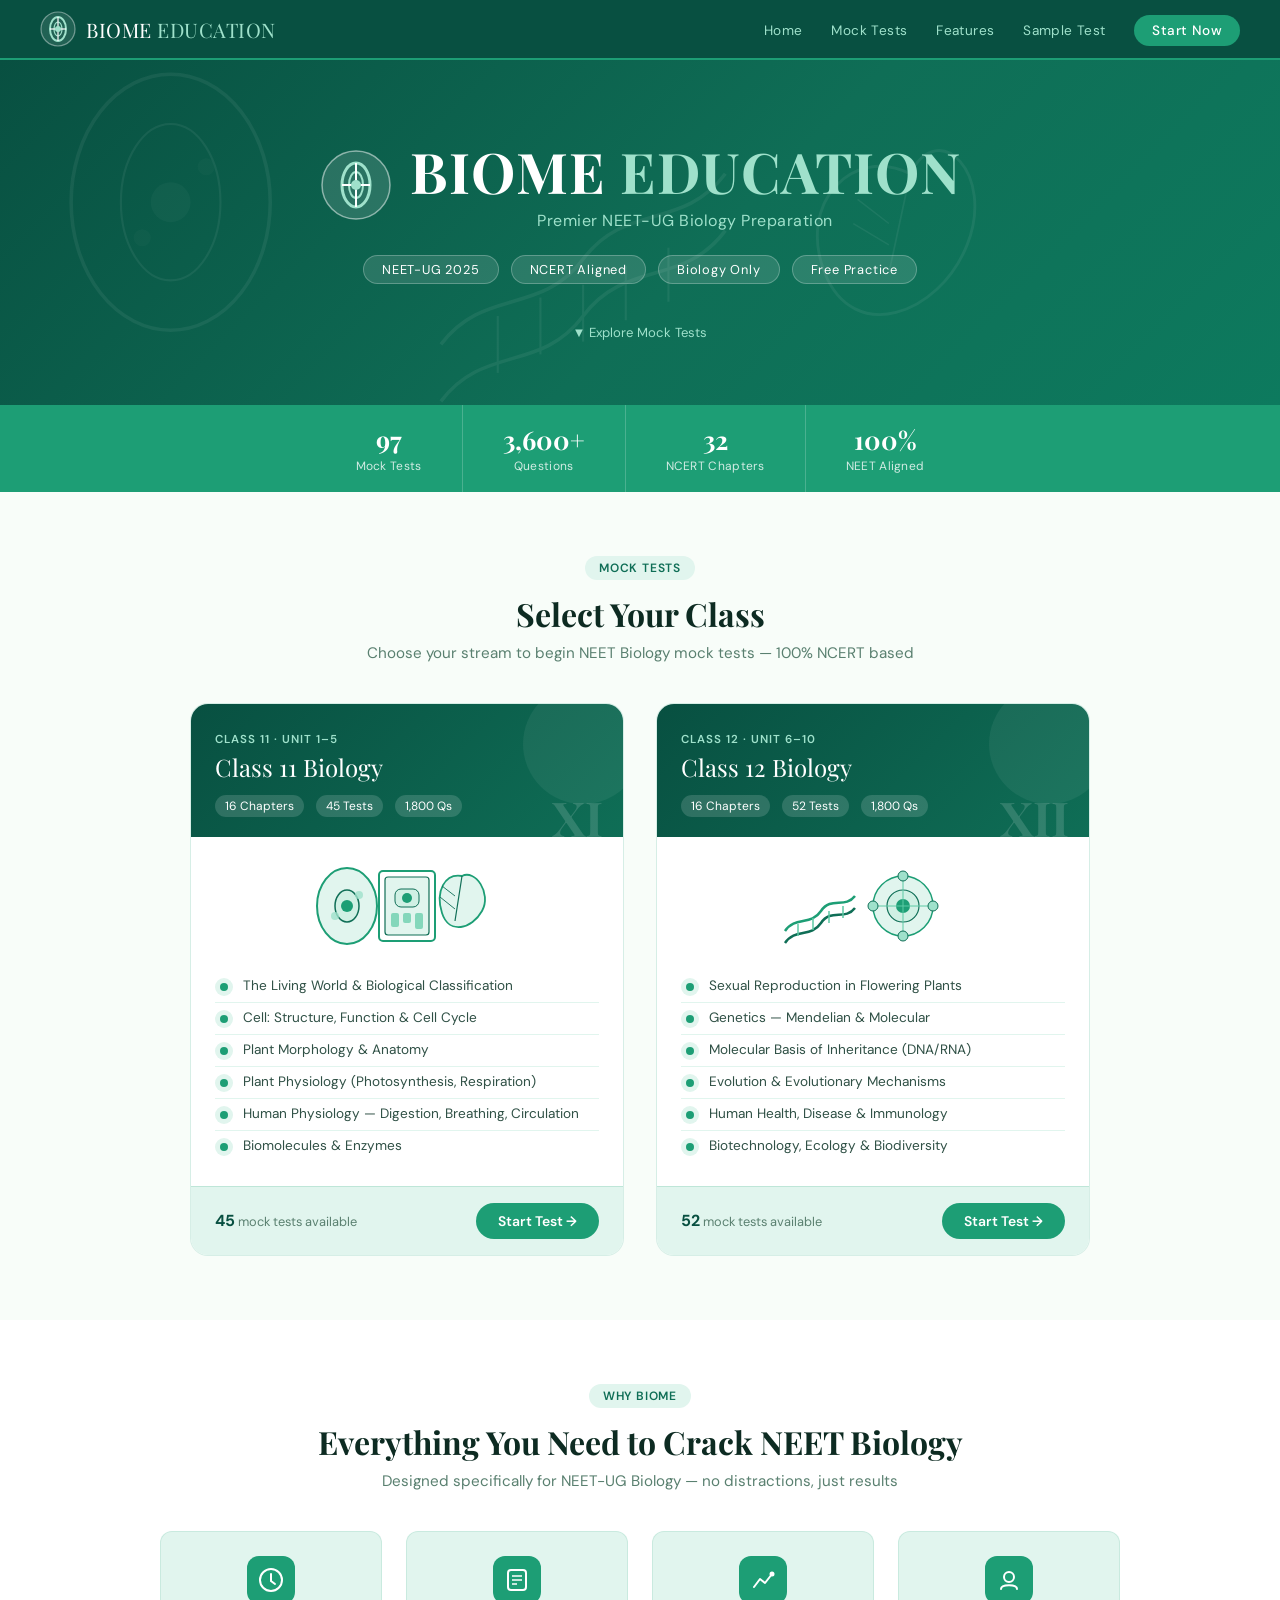
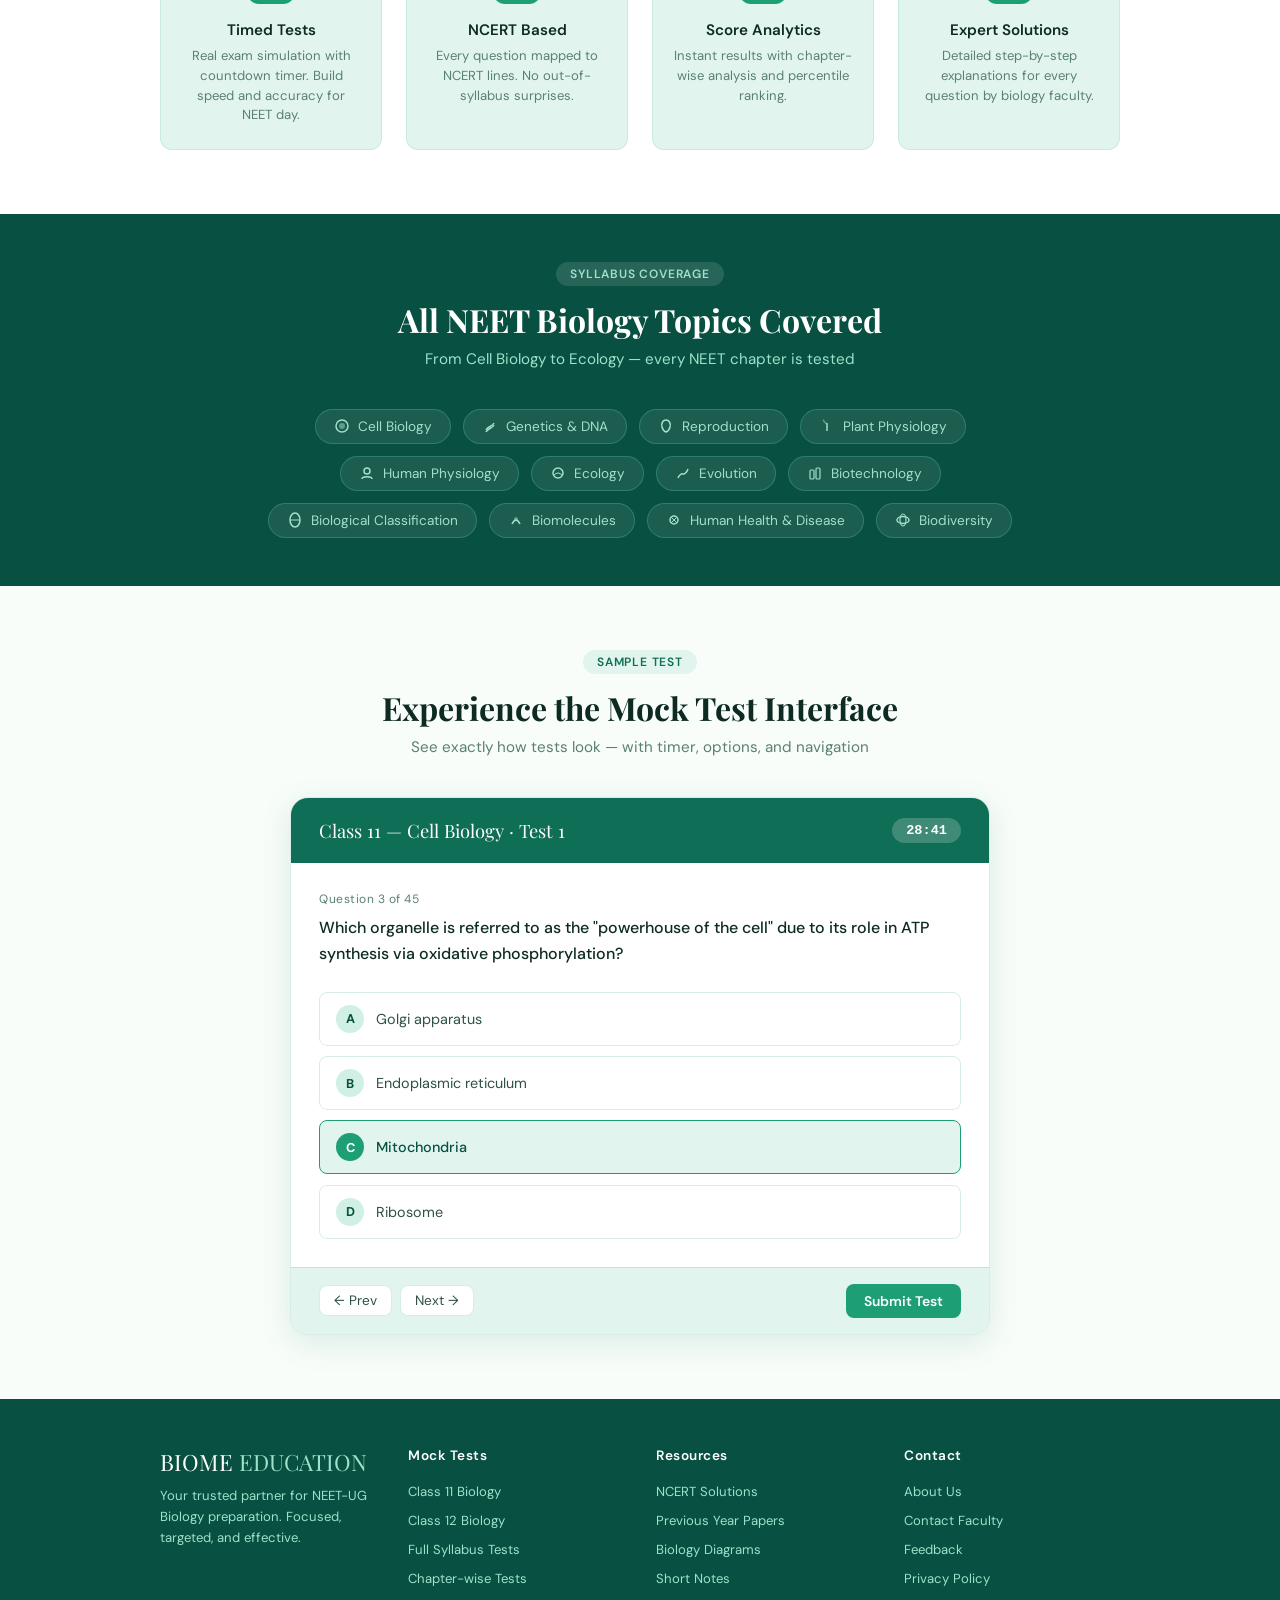
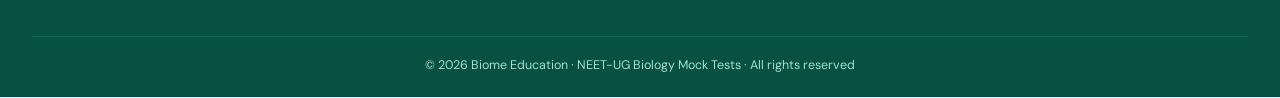
<file: index.html>
<!DOCTYPE html>
<html lang="en">
<head>
  <meta charset="UTF-8" />
  <meta name="viewport" content="width=device-width, initial-scale=1.0"/>
  <title>Biome Education — NEET Biology Mock Tests</title>
  <link rel="stylesheet" href="style.css" />
</head>
<body>

  <!-- ========== NAVBAR ========== -->
  <nav>
    <a class="nav-brand" href="#">
      <svg class="nav-logo-icon" viewBox="0 0 36 36" xmlns="http://www.w3.org/2000/svg">
        <circle cx="18" cy="18" r="17" fill="rgba(255,255,255,0.1)" stroke="rgba(255,255,255,0.4)" stroke-width="1.2"/>
        <ellipse cx="18" cy="18" rx="8" ry="12" fill="none" stroke="#9FE1CB" stroke-width="2"/>
        <ellipse cx="18" cy="18" rx="4" ry="7" fill="none" stroke="#9FE1CB" stroke-width="1.2"/>
        <line x1="18" y1="6" x2="18" y2="30" stroke="#fff" stroke-width="1.2"/>
        <line x1="10" y1="18" x2="26" y2="18" stroke="#fff" stroke-width="1.2"/>
        <circle cx="18" cy="18" r="3" fill="#9FE1CB"/>
      </svg>
      <span class="nav-brand-name">BIOME <span>EDUCATION</span></span>
    </a>
    <ul class="nav-links">
      <li><a href="#home">Home</a></li>
      <li><a href="#classes">Mock Tests</a></li>
      <li><a href="#features">Features</a></li>
      <li><a href="#preview">Sample Test</a></li>
      <li><a href="#classes" class="nav-cta">Start Now</a></li>
    </ul>
  </nav>

  <!-- ========== HERO ========== -->
  <section class="hero" id="home">
    <!-- Decorative background biology SVG -->
    <svg class="hero-bg" viewBox="0 0 900 400" xmlns="http://www.w3.org/2000/svg" aria-hidden="true">
      <!-- Cell -->
      <ellipse cx="120" cy="100" rx="70" ry="90" fill="none" stroke="#fff" stroke-width="2.5"/>
      <ellipse cx="120" cy="100" rx="35" ry="55" fill="none" stroke="#fff" stroke-width="1.5"/>
      <circle cx="120" cy="100" r="14" fill="#fff" opacity="0.5"/>
      <circle cx="145" cy="75" r="6" fill="#fff" opacity="0.35"/>
      <circle cx="100" cy="125" r="6" fill="#fff" opacity="0.35"/>
      <!-- DNA double helix -->
      <path d="M310 200 C340 160 380 180 410 140 C440 100 480 120 510 80" fill="none" stroke="#fff" stroke-width="2.5"/>
      <path d="M310 240 C340 200 380 220 410 180 C440 140 480 160 510 120" fill="none" stroke="#fff" stroke-width="2.5"/>
      <line x1="350" y1="180" x2="350" y2="220" stroke="#fff" stroke-width="1.5"/>
      <line x1="380" y1="167" x2="380" y2="207" stroke="#fff" stroke-width="1.5"/>
      <line x1="410" y1="158" x2="410" y2="198" stroke="#fff" stroke-width="1.5"/>
      <line x1="440" y1="145" x2="440" y2="183" stroke="#fff" stroke-width="1.5"/>
      <line x1="470" y1="132" x2="470" y2="170" stroke="#fff" stroke-width="1.5"/>
      <!-- Leaf -->
      <path d="M640 80 C600 60 560 100 580 150 C600 200 660 180 680 130 C700 80 660 40 640 80Z" fill="none" stroke="#fff" stroke-width="2"/>
      <path d="M640 80 L625 150" stroke="#fff" stroke-width="1.2"/>
      <path d="M625 130 L600 115 M625 115 L603 98" stroke="#fff" stroke-width="1"/>
      <!-- Mitochondria -->
      <ellipse cx="800" cy="280" rx="55" ry="32" fill="none" stroke="#fff" stroke-width="2"/>
      <path d="M760 280 C770 265 780 275 790 260 C800 245 810 258 820 270 C830 282 840 265 848 270" fill="none" stroke="#fff" stroke-width="1.5"/>
      <!-- Neuron -->
      <circle cx="200" cy="310" r="22" fill="none" stroke="#fff" stroke-width="2"/>
      <path d="M220 295 L255 270 M220 310 L260 310 M220 325 L255 348" stroke="#fff" stroke-width="1.5"/>
      <path d="M178 295 L143 270 M178 310 L138 310 M178 325 L143 348" stroke="#fff" stroke-width="1.5"/>
      <circle cx="200" cy="310" r="8" fill="#fff" opacity="0.4"/>
    </svg>

    <div class="hero-content">
      <div class="hero-logo">
        <svg class="hero-logo-icon" viewBox="0 0 72 72" xmlns="http://www.w3.org/2000/svg">
          <circle cx="36" cy="36" r="34" fill="rgba(255,255,255,0.12)" stroke="rgba(255,255,255,0.5)" stroke-width="1.5"/>
          <ellipse cx="36" cy="36" rx="14" ry="22" fill="none" stroke="#9FE1CB" stroke-width="3"/>
          <ellipse cx="36" cy="36" rx="7" ry="13" fill="none" stroke="#9FE1CB" stroke-width="2"/>
          <line x1="36" y1="14" x2="36" y2="58" stroke="#fff" stroke-width="2"/>
          <line x1="22" y1="36" x2="50" y2="36" stroke="#fff" stroke-width="2"/>
          <circle cx="36" cy="36" r="5" fill="#9FE1CB"/>
        </svg>
        <div>
          <h1 class="hero-title">BIOME <span>EDUCATION</span></h1>
          <p class="hero-sub">Premier NEET-UG Biology Preparation</p>
        </div>
      </div>
      <div class="hero-badges">
        <span class="badge">NEET-UG 2025</span>
        <span class="badge">NCERT Aligned</span>
        <span class="badge">Biology Only</span>
        <span class="badge">Free Practice</span>
      </div>
      <p class="hero-scroll">▼ Explore Mock Tests</p>
    </div>
  </section>

  <!-- ========== STATS BAR ========== -->
  <div class="stats-bar">
    <div class="stat-item">
      <div class="stat-num">97</div>
      <div class="stat-lbl">Mock Tests</div>
    </div>
    <div class="stat-item">
      <div class="stat-num">3,600+</div>
      <div class="stat-lbl">Questions</div>
    </div>
    <div class="stat-item">
      <div class="stat-num">32</div>
      <div class="stat-lbl">NCERT Chapters</div>
    </div>
    <div class="stat-item">
      <div class="stat-num">100%</div>
      <div class="stat-lbl">NEET Aligned</div>
    </div>
  </div>

  <!-- ========== CLASS CARDS ========== -->
  <section class="class-section" id="classes">
    <div class="section-header">
      <span class="section-tag">MOCK TESTS</span>
      <h2 class="section-title">Select Your Class</h2>
      <p class="section-desc">Choose your stream to begin NEET Biology mock tests — 100% NCERT based</p>
    </div>

    <div class="cards-grid">

      <!-- Class 11 Card -->
      <div class="class-card">
        <div class="class-card-header">
          <div class="card-class-num">XI</div>
          <div class="card-title-group">
            <div class="card-label">Class 11 · Unit 1–5</div>
            <div class="card-name">Class 11 Biology</div>
            <div class="card-meta">
              <span class="meta-pill">16 Chapters</span>
              <span class="meta-pill">45 Tests</span>
              <span class="meta-pill">1,800 Qs</span>
            </div>
          </div>
        </div>
        <div class="card-body">
          <div class="card-diag">
            <svg viewBox="0 0 200 90" width="200" xmlns="http://www.w3.org/2000/svg">
              <!-- Animal cell -->
              <ellipse cx="40" cy="45" rx="30" ry="38" fill="#E1F5EE" stroke="#1D9E75" stroke-width="2"/>
              <ellipse cx="40" cy="45" rx="12" ry="16" fill="#d0f0e4" stroke="#0F6E56" stroke-width="1.5"/>
              <circle cx="40" cy="45" r="6" fill="#1D9E75"/>
              <circle cx="52" cy="34" r="4" fill="#9FE1CB" opacity="0.8"/>
              <circle cx="28" cy="55" r="4" fill="#9FE1CB" opacity="0.8"/>
              <!-- Plant cell -->
              <rect x="72" y="10" width="56" height="70" rx="4" fill="none" stroke="#1D9E75" stroke-width="2"/>
              <rect x="78" y="16" width="44" height="58" rx="3" fill="#E1F5EE" stroke="#0F6E56" stroke-width="1.2"/>
              <rect x="88" y="28" width="24" height="18" rx="6" fill="#d0f0e4" stroke="#0F6E56" stroke-width="1"/>
              <circle cx="100" cy="37" r="5" fill="#1D9E75"/>
              <rect x="84" y="52" width="8" height="14" rx="2" fill="#5DCAA5" opacity="0.7"/>
              <rect x="96" y="52" width="8" height="10" rx="2" fill="#5DCAA5" opacity="0.7"/>
              <rect x="108" y="52" width="8" height="16" rx="2" fill="#5DCAA5" opacity="0.7"/>
              <!-- Leaf -->
              <path d="M155 15 C138 12 128 30 135 52 C142 74 165 68 175 50 C185 32 168 8 155 15Z" fill="#E1F5EE" stroke="#1D9E75" stroke-width="1.8"/>
              <path d="M155 15 L148 60" stroke="#0F6E56" stroke-width="1.2"/>
              <path d="M148 48 L133 36" stroke="#0F6E56" stroke-width="0.9"/>
              <path d="M148 35 L135 25" stroke="#0F6E56" stroke-width="0.9"/>
            </svg>
          </div>
          <ul class="chapter-list">
            <li>
              <span class="ch-dot"><svg viewBox="0 0 10 10"><circle cx="5" cy="5" r="4" fill="#1D9E75"/></svg></span>
              The Living World &amp; Biological Classification
            </li>
            <li>
              <span class="ch-dot"><svg viewBox="0 0 10 10"><circle cx="5" cy="5" r="4" fill="#1D9E75"/></svg></span>
              Cell: Structure, Function &amp; Cell Cycle
            </li>
            <li>
              <span class="ch-dot"><svg viewBox="0 0 10 10"><circle cx="5" cy="5" r="4" fill="#1D9E75"/></svg></span>
              Plant Morphology &amp; Anatomy
            </li>
            <li>
              <span class="ch-dot"><svg viewBox="0 0 10 10"><circle cx="5" cy="5" r="4" fill="#1D9E75"/></svg></span>
              Plant Physiology (Photosynthesis, Respiration)
            </li>
            <li>
              <span class="ch-dot"><svg viewBox="0 0 10 10"><circle cx="5" cy="5" r="4" fill="#1D9E75"/></svg></span>
              Human Physiology — Digestion, Breathing, Circulation
            </li>
            <li>
              <span class="ch-dot"><svg viewBox="0 0 10 10"><circle cx="5" cy="5" r="4" fill="#1D9E75"/></svg></span>
              Biomolecules &amp; Enzymes
            </li>
          </ul>
        </div>
        <div class="card-footer">
          <div class="test-count-label"><strong>45</strong> mock tests available</div>
          <a class="btn-primary" href="#">Start Test →</a>
        </div>
      </div>

      <!-- Class 12 Card -->
      <div class="class-card">
        <div class="class-card-header">
          <div class="card-class-num">XII</div>
          <div class="card-title-group">
            <div class="card-label">Class 12 · Unit 6–10</div>
            <div class="card-name">Class 12 Biology</div>
            <div class="card-meta">
              <span class="meta-pill">16 Chapters</span>
              <span class="meta-pill">52 Tests</span>
              <span class="meta-pill">1,800 Qs</span>
            </div>
          </div>
        </div>
        <div class="card-body">
          <div class="card-diag">
            <svg viewBox="0 0 200 90" width="200" xmlns="http://www.w3.org/2000/svg">
              <!-- DNA -->
              <path d="M12 70 C22 55 38 65 48 50 C58 35 72 48 82 35" fill="none" stroke="#1D9E75" stroke-width="2.5"/>
              <path d="M12 82 C22 67 38 77 48 62 C58 47 72 60 82 47" fill="none" stroke="#0F6E56" stroke-width="2.5"/>
              <line x1="25" y1="63" x2="25" y2="75" stroke="#5DCAA5" stroke-width="1.5"/>
              <line x1="40" y1="57" x2="40" y2="69" stroke="#5DCAA5" stroke-width="1.5"/>
              <line x1="56" y1="50" x2="56" y2="62" stroke="#5DCAA5" stroke-width="1.5"/>
              <line x1="70" y1="45" x2="70" y2="57" stroke="#5DCAA5" stroke-width="1.5"/>
              <!-- Flower cross-section -->
              <circle cx="130" cy="45" r="30" fill="#E1F5EE" stroke="#1D9E75" stroke-width="1.5"/>
              <circle cx="130" cy="45" r="16" fill="#d0f0e4" stroke="#0F6E56" stroke-width="1.2"/>
              <circle cx="130" cy="45" r="7" fill="#1D9E75"/>
              <line x1="130" y1="15" x2="130" y2="75" stroke="#5DCAA5" stroke-width="1"/>
              <line x1="100" y1="45" x2="160" y2="45" stroke="#5DCAA5" stroke-width="1"/>
              <circle cx="130" cy="15" r="5" fill="#9FE1CB" stroke="#0F6E56" stroke-width="1"/>
              <circle cx="130" cy="75" r="5" fill="#9FE1CB" stroke="#0F6E56" stroke-width="1"/>
              <circle cx="100" cy="45" r="5" fill="#9FE1CB" stroke="#0F6E56" stroke-width="1"/>
              <circle cx="160" cy="45" r="5" fill="#9FE1CB" stroke="#0F6E56" stroke-width="1"/>
            </svg>
          </div>
          <ul class="chapter-list">
            <li>
              <span class="ch-dot"><svg viewBox="0 0 10 10"><circle cx="5" cy="5" r="4" fill="#1D9E75"/></svg></span>
              Sexual Reproduction in Flowering Plants
            </li>
            <li>
              <span class="ch-dot"><svg viewBox="0 0 10 10"><circle cx="5" cy="5" r="4" fill="#1D9E75"/></svg></span>
              Genetics — Mendelian &amp; Molecular
            </li>
            <li>
              <span class="ch-dot"><svg viewBox="0 0 10 10"><circle cx="5" cy="5" r="4" fill="#1D9E75"/></svg></span>
              Molecular Basis of Inheritance (DNA/RNA)
            </li>
            <li>
              <span class="ch-dot"><svg viewBox="0 0 10 10"><circle cx="5" cy="5" r="4" fill="#1D9E75"/></svg></span>
              Evolution &amp; Evolutionary Mechanisms
            </li>
            <li>
              <span class="ch-dot"><svg viewBox="0 0 10 10"><circle cx="5" cy="5" r="4" fill="#1D9E75"/></svg></span>
              Human Health, Disease &amp; Immunology
            </li>
            <li>
              <span class="ch-dot"><svg viewBox="0 0 10 10"><circle cx="5" cy="5" r="4" fill="#1D9E75"/></svg></span>
              Biotechnology, Ecology &amp; Biodiversity
            </li>
          </ul>
        </div>
        <div class="card-footer">
          <div class="test-count-label"><strong>52</strong> mock tests available</div>
          <a class="btn-primary" href="#">Start Test →</a>
        </div>
      </div>

    </div>
  </section>

  <!-- ========== FEATURES ========== -->
  <section class="features-section" id="features">
    <div class="section-header">
      <span class="section-tag">WHY BIOME</span>
      <h2 class="section-title">Everything You Need to Crack NEET Biology</h2>
      <p class="section-desc">Designed specifically for NEET-UG Biology — no distractions, just results</p>
    </div>
    <div class="features-grid">

      <div class="feature-card">
        <div class="feature-icon">
          <svg width="26" height="26" viewBox="0 0 26 26" fill="none" xmlns="http://www.w3.org/2000/svg">
            <circle cx="13" cy="13" r="11" stroke="#fff" stroke-width="2"/>
            <path d="M13 7 L13 14 L17 17" stroke="#fff" stroke-width="2" stroke-linecap="round"/>
          </svg>
        </div>
        <div class="feature-title">Timed Tests</div>
        <div class="feature-desc">Real exam simulation with countdown timer. Build speed and accuracy for NEET day.</div>
      </div>

      <div class="feature-card">
        <div class="feature-icon">
          <svg width="26" height="26" viewBox="0 0 26 26" fill="none" xmlns="http://www.w3.org/2000/svg">
            <rect x="4" y="3" width="18" height="20" rx="3" stroke="#fff" stroke-width="2"/>
            <line x1="8" y1="9" x2="18" y2="9" stroke="#fff" stroke-width="1.5"/>
            <line x1="8" y1="13" x2="18" y2="13" stroke="#fff" stroke-width="1.5"/>
            <line x1="8" y1="17" x2="13" y2="17" stroke="#fff" stroke-width="1.5"/>
          </svg>
        </div>
        <div class="feature-title">NCERT Based</div>
        <div class="feature-desc">Every question mapped to NCERT lines. No out-of-syllabus surprises.</div>
      </div>

      <div class="feature-card">
        <div class="feature-icon">
          <svg width="26" height="26" viewBox="0 0 26 26" fill="none" xmlns="http://www.w3.org/2000/svg">
            <polyline points="4,20 10,12 15,16 22,7" stroke="#fff" stroke-width="2" stroke-linecap="round" stroke-linejoin="round"/>
            <circle cx="22" cy="7" r="2.5" fill="#fff"/>
          </svg>
        </div>
        <div class="feature-title">Score Analytics</div>
        <div class="feature-desc">Instant results with chapter-wise analysis and percentile ranking.</div>
      </div>

      <div class="feature-card">
        <div class="feature-icon">
          <svg width="26" height="26" viewBox="0 0 26 26" fill="none" xmlns="http://www.w3.org/2000/svg">
            <circle cx="13" cy="10" r="5" stroke="#fff" stroke-width="2"/>
            <path d="M5 22 C5 17 21 17 21 22" stroke="#fff" stroke-width="2" stroke-linecap="round"/>
          </svg>
        </div>
        <div class="feature-title">Expert Solutions</div>
        <div class="feature-desc">Detailed step-by-step explanations for every question by biology faculty.</div>
      </div>

    </div>
  </section>

  <!-- ========== TOPICS / DIAGRAM SECTION ========== -->
  <section class="diagram-section">
    <div class="section-header">
      <span class="section-tag">SYLLABUS COVERAGE</span>
      <h2 class="section-title">All NEET Biology Topics Covered</h2>
      <p class="section-desc">From Cell Biology to Ecology — every NEET chapter is tested</p>
    </div>
    <div class="topic-chips">
      <div class="topic-chip">
        <svg viewBox="0 0 16 16" fill="none"><circle cx="8" cy="8" r="6" stroke="#9FE1CB" stroke-width="1.5"/><circle cx="8" cy="8" r="3" fill="#9FE1CB" opacity="0.5"/></svg>
        Cell Biology
      </div>
      <div class="topic-chip">
        <svg viewBox="0 0 16 16" fill="none"><path d="M4 12 C6 8 10 9 12 5" stroke="#9FE1CB" stroke-width="1.5"/><path d="M4 14 C6 10 10 11 12 7" stroke="#9FE1CB" stroke-width="1.5"/></svg>
        Genetics &amp; DNA
      </div>
      <div class="topic-chip">
        <svg viewBox="0 0 16 16" fill="none"><path d="M8 2 C5 2 3 5 4 9 C5 13 8 14 8 14 C8 14 11 13 12 9 C13 5 11 2 8 2Z" stroke="#9FE1CB" stroke-width="1.5"/></svg>
        Reproduction
      </div>
      <div class="topic-chip">
        <svg viewBox="0 0 16 16" fill="none"><path d="M8 13 L8 5" stroke="#9FE1CB" stroke-width="1.5"/><path d="M8 7 C5 5 3 3 4 1 C6 3 7 5 8 5" fill="#9FE1CB" opacity="0.5"/></svg>
        Plant Physiology
      </div>
      <div class="topic-chip">
        <svg viewBox="0 0 16 16" fill="none"><circle cx="8" cy="6" r="3" stroke="#9FE1CB" stroke-width="1.5"/><path d="M3 14 C3 11 13 11 13 14" stroke="#9FE1CB" stroke-width="1.5"/></svg>
        Human Physiology
      </div>
      <div class="topic-chip">
        <svg viewBox="0 0 16 16" fill="none"><circle cx="8" cy="8" r="5" stroke="#9FE1CB" stroke-width="1.5"/><path d="M4 10 Q8 6 12 10" stroke="#9FE1CB" stroke-width="1"/></svg>
        Ecology
      </div>
      <div class="topic-chip">
        <svg viewBox="0 0 16 16" fill="none"><path d="M3 13 C4 10 7 8 8 9 C9 10 12 7 13 4" stroke="#9FE1CB" stroke-width="1.5"/></svg>
        Evolution
      </div>
      <div class="topic-chip">
        <svg viewBox="0 0 16 16" fill="none"><rect x="3" y="5" width="4" height="9" rx="1" stroke="#9FE1CB" stroke-width="1.2"/><rect x="9" y="3" width="4" height="11" rx="1" stroke="#9FE1CB" stroke-width="1.2"/></svg>
        Biotechnology
      </div>
      <div class="topic-chip">
        <svg viewBox="0 0 16 16" fill="none"><ellipse cx="8" cy="8" rx="5" ry="7" stroke="#9FE1CB" stroke-width="1.5"/><line x1="3" y1="8" x2="13" y2="8" stroke="#9FE1CB" stroke-width="1"/></svg>
        Biological Classification
      </div>
      <div class="topic-chip">
        <svg viewBox="0 0 16 16" fill="none"><path d="M4 12 Q8 4 12 12" stroke="#9FE1CB" stroke-width="1.5"/><circle cx="8" cy="7" r="2" fill="#9FE1CB" opacity="0.5"/></svg>
        Biomolecules
      </div>
      <div class="topic-chip">
        <svg viewBox="0 0 16 16" fill="none"><circle cx="8" cy="8" r="4" stroke="#9FE1CB" stroke-width="1.5"/><path d="M5 5 L11 11 M5 11 L11 5" stroke="#9FE1CB" stroke-width="1"/></svg>
        Human Health &amp; Disease
      </div>
      <div class="topic-chip">
        <svg viewBox="0 0 16 16" fill="none"><ellipse cx="8" cy="8" rx="6" ry="3.5" stroke="#9FE1CB" stroke-width="1.5"/><ellipse cx="8" cy="8" rx="3" ry="6" stroke="#9FE1CB" stroke-width="1.2"/></svg>
        Biodiversity
      </div>
    </div>
  </section>

  <!-- ========== SAMPLE TEST PREVIEW ========== -->
  <section class="test-preview-section" id="preview">
    <div class="section-header">
      <span class="section-tag">SAMPLE TEST</span>
      <h2 class="section-title">Experience the Mock Test Interface</h2>
      <p class="section-desc">See exactly how tests look — with timer, options, and navigation</p>
    </div>

    <div class="test-card">
      <div class="test-card-header">
        <div class="test-card-title">Class 11 — Cell Biology · Test 1</div>
        <div class="timer-badge" id="timer">28:42</div>
      </div>
      <div class="question-area">
        <div class="q-number">Question 3 of 45</div>
        <div class="q-text">
          Which organelle is referred to as the "powerhouse of the cell" due to its role in ATP synthesis via oxidative phosphorylation?
        </div>
        <ul class="options-list" id="options">
          <li class="option" onclick="selectOption(this)">
            <span class="option-key">A</span>
            Golgi apparatus
          </li>
          <li class="option" onclick="selectOption(this)">
            <span class="option-key">B</span>
            Endoplasmic reticulum
          </li>
          <li class="option selected" onclick="selectOption(this)">
            <span class="option-key">C</span>
            Mitochondria
          </li>
          <li class="option" onclick="selectOption(this)">
            <span class="option-key">D</span>
            Ribosome
          </li>
        </ul>
      </div>
      <div class="test-card-footer">
        <div class="q-nav">
          <button>← Prev</button>
          <button>Next →</button>
        </div>
        <button class="btn-primary btn-submit">Submit Test</button>
      </div>
    </div>
  </section>

  <!-- ========== FOOTER ========== -->
  <footer>
    <div class="footer-grid">
      <div class="footer-brand">
        <div class="brand-name">BIOME <span>EDUCATION</span></div>
        <p>Your trusted partner for NEET-UG Biology preparation. Focused, targeted, and effective.</p>
      </div>
      <div class="footer-col">
        <h4>Mock Tests</h4>
        <ul>
          <li><a href="#">Class 11 Biology</a></li>
          <li><a href="#">Class 12 Biology</a></li>
          <li><a href="#">Full Syllabus Tests</a></li>
          <li><a href="#">Chapter-wise Tests</a></li>
        </ul>
      </div>
      <div class="footer-col">
        <h4>Resources</h4>
        <ul>
          <li><a href="#">NCERT Solutions</a></li>
          <li><a href="#">Previous Year Papers</a></li>
          <li><a href="#">Biology Diagrams</a></li>
          <li><a href="#">Short Notes</a></li>
        </ul>
      </div>
      <div class="footer-col">
        <h4>Contact</h4>
        <ul>
          <li><a href="#">About Us</a></li>
          <li><a href="#">Contact Faculty</a></li>
          <li><a href="#">Feedback</a></li>
          <li><a href="#">Privacy Policy</a></li>
        </ul>
      </div>
    </div>
    <div class="footer-bottom">
      © 2026 Biome Education · NEET-UG Biology Mock Tests · All rights reserved
    </div>
  </footer>

  <!-- ========== JAVASCRIPT ========== -->
  <script>
    // Option selection in sample test
    function selectOption(el) {
      document.querySelectorAll('.option').forEach(function(o) {
        o.classList.remove('selected');
      });
      el.classList.add('selected');
    }

    // Live countdown timer
    var seconds = 28 * 60 + 42;
    function updateTimer() {
      if (seconds <= 0) return;
      seconds--;
      var m = Math.floor(seconds / 60).toString().padStart(2, '0');
      var s = (seconds % 60).toString().padStart(2, '0');
      var el = document.getElementById('timer');
      if (el) el.textContent = m + ':' + s;
    }
    setInterval(updateTimer, 1000);

    // Smooth scroll for all anchor nav links
    document.querySelectorAll('a[href^="#"]').forEach(function(a) {
      a.addEventListener('click', function(e) {
        var target = document.querySelector(this.getAttribute('href'));
        if (target) {
          e.preventDefault();
          target.scrollIntoView({ behavior: 'smooth' });
        }
      });
    });
  </script>

</body>
</html>
</file>
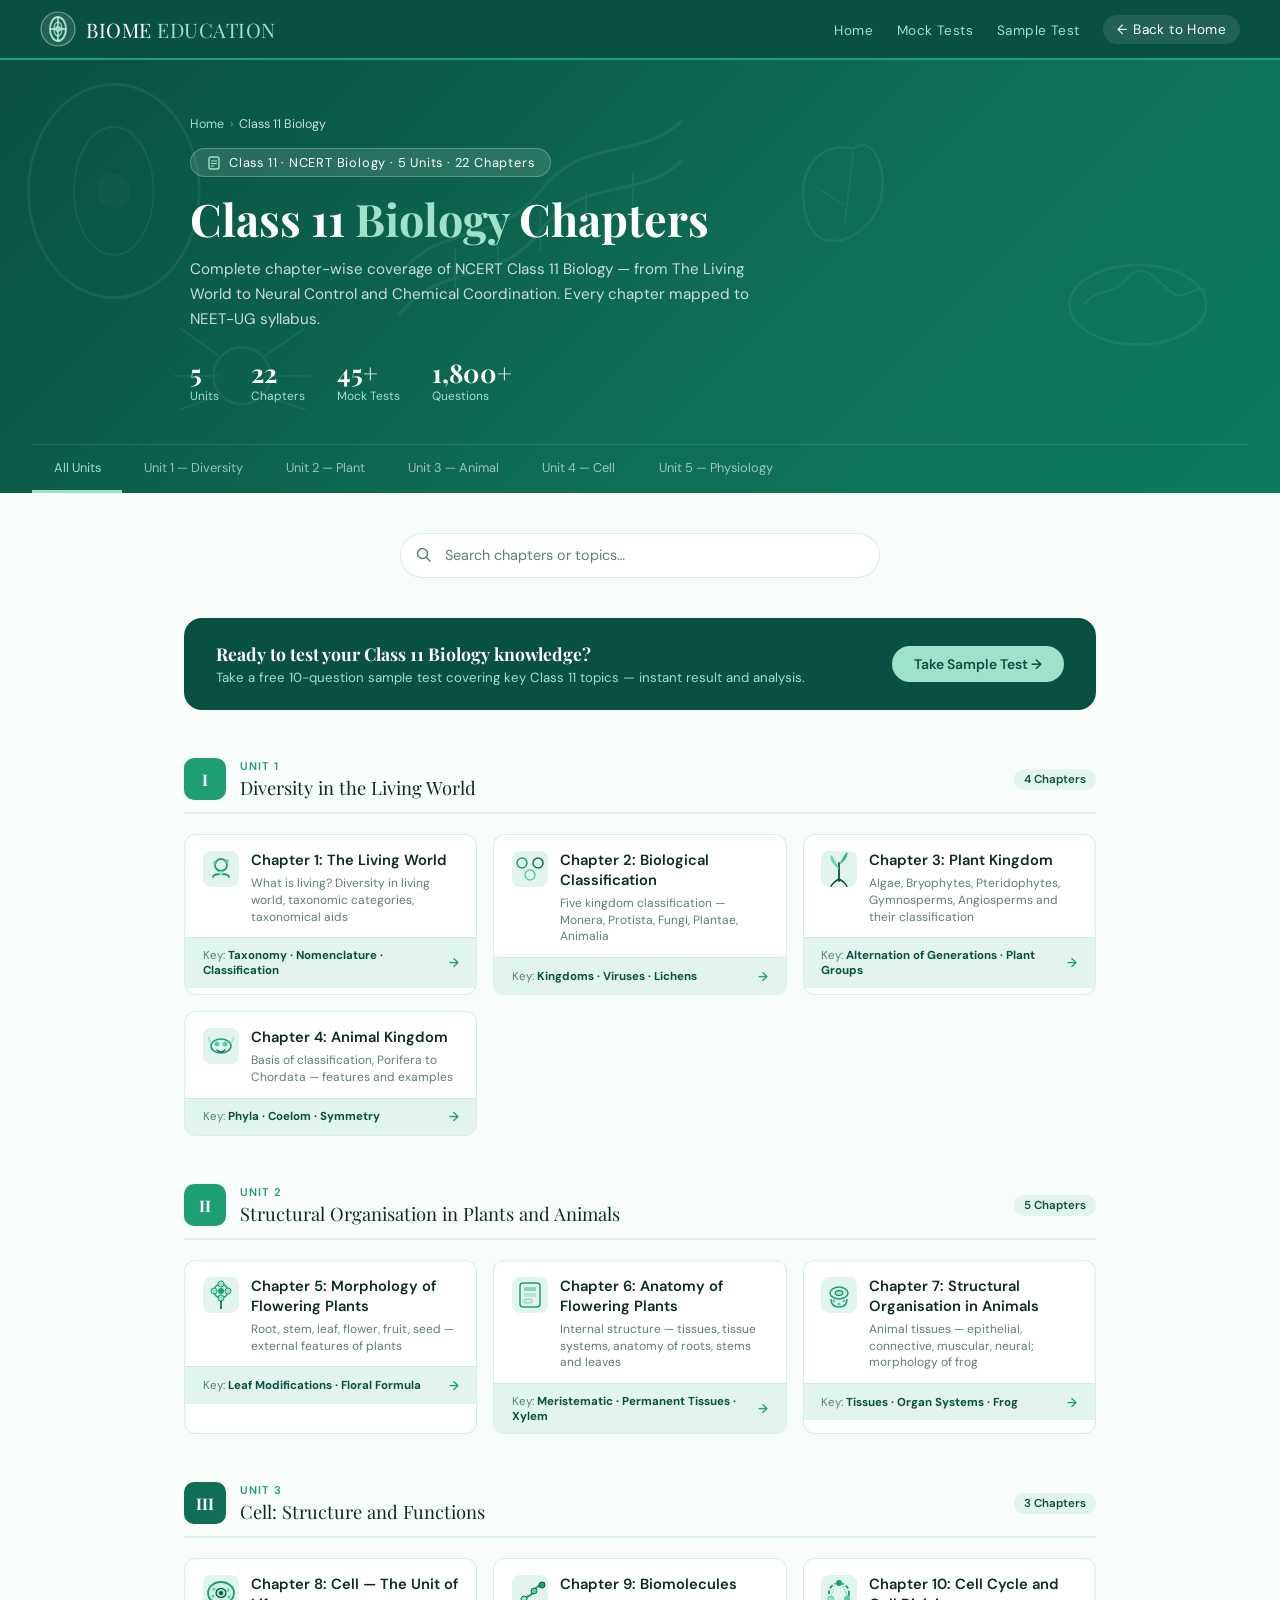
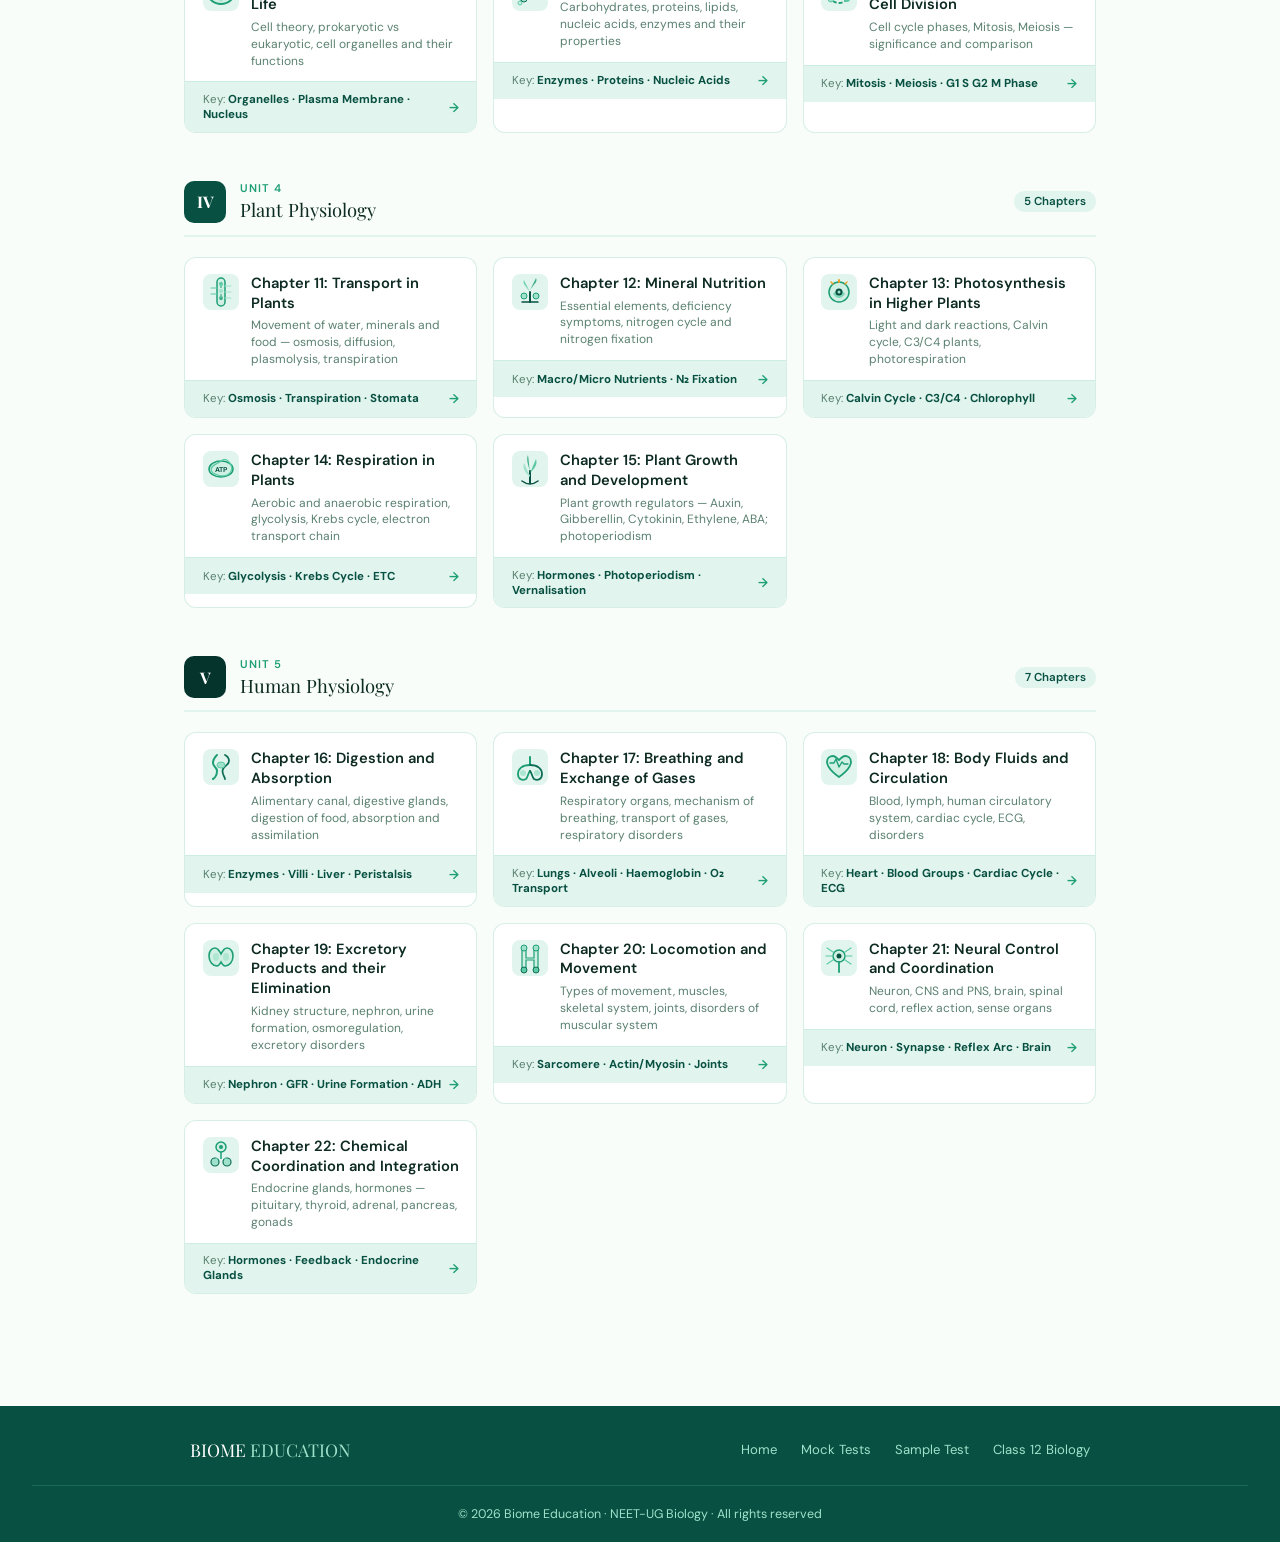
<file: class11.html>
<!DOCTYPE html>
<html lang="en">
<head>
  <meta charset="UTF-8" />
  <meta name="viewport" content="width=device-width, initial-scale=1.0"/>
  <title>Class 11 Biology Chapters — Biome Education</title>
  <link rel="stylesheet" href="class11.css" />
</head>
<body>

  <!-- ========== NAVBAR ========== -->
  <nav>
    <a class="nav-brand" href="index.html">
      <svg class="nav-logo-icon" viewBox="0 0 36 36" xmlns="http://www.w3.org/2000/svg">
        <circle cx="18" cy="18" r="17" fill="rgba(255,255,255,0.1)" stroke="rgba(255,255,255,0.4)" stroke-width="1.2"/>
        <ellipse cx="18" cy="18" rx="8" ry="12" fill="none" stroke="#9FE1CB" stroke-width="2"/>
        <ellipse cx="18" cy="18" rx="4" ry="7" fill="none" stroke="#9FE1CB" stroke-width="1.2"/>
        <line x1="18" y1="6" x2="18" y2="30" stroke="#fff" stroke-width="1.2"/>
        <line x1="10" y1="18" x2="26" y2="18" stroke="#fff" stroke-width="1.2"/>
        <circle cx="18" cy="18" r="3" fill="#9FE1CB"/>
      </svg>
      <span class="nav-brand-name">BIOME <span>EDUCATION</span></span>
    </a>
    <ul class="nav-links">
      <li><a href="index.html">Home</a></li>
      <li><a href="index.html#classes">Mock Tests</a></li>
      <li><a href="index.html#preview">Sample Test</a></li>
      <li><a href="index.html" class="nav-back">← Back to Home</a></li>
    </ul>
  </nav>

  <!-- ========== HERO BANNER ========== -->
  <div class="page-hero">

    <!-- Decorative BG -->
    <svg class="hero-bg-svg" viewBox="0 0 900 280" xmlns="http://www.w3.org/2000/svg" aria-hidden="true">
      <ellipse cx="80" cy="80" rx="60" ry="75" fill="none" stroke="#fff" stroke-width="2"/>
      <ellipse cx="80" cy="80" rx="28" ry="45" fill="none" stroke="#fff" stroke-width="1.2"/>
      <circle cx="80" cy="80" r="12" fill="#fff" opacity="0.4"/>
      <path d="M280 140 C310 100 350 120 380 80 C410 40 450 60 480 30" fill="none" stroke="#fff" stroke-width="2.2"/>
      <path d="M280 168 C310 128 350 148 380 108 C410 68 450 88 480 58" fill="none" stroke="#fff" stroke-width="2.2"/>
      <line x1="320" y1="120" x2="320" y2="148" stroke="#fff" stroke-width="1.4"/>
      <line x1="350" y1="108" x2="350" y2="136" stroke="#fff" stroke-width="1.4"/>
      <line x1="380" y1="94" x2="380" y2="122" stroke="#fff" stroke-width="1.4"/>
      <line x1="412" y1="80" x2="412" y2="106" stroke="#fff" stroke-width="1.4"/>
      <line x1="445" y1="66" x2="445" y2="90" stroke="#fff" stroke-width="1.4"/>
      <path d="M600 50 C575 46 560 65 566 95 C572 125 600 118 614 98 C628 78 618 38 600 50Z" fill="none" stroke="#fff" stroke-width="1.8"/>
      <path d="M600 50 L594 104" stroke="#fff" stroke-width="1"/>
      <path d="M594 90 L575 78" stroke="#fff" stroke-width="0.9"/>
      <ellipse cx="800" cy="160" rx="48" ry="28" fill="none" stroke="#fff" stroke-width="1.8"/>
      <path d="M762 160 C772 147 782 155 792 142 C802 129 812 140 822 150 C832 160 840 145 848 150" fill="none" stroke="#fff" stroke-width="1.3"/>
      <circle cx="170" cy="210" r="20" fill="none" stroke="#fff" stroke-width="1.8"/>
      <path d="M186 196 L215 176 M186 210 L218 210 M186 224 L215 234" stroke="#fff" stroke-width="1.3"/>
      <path d="M154 196 L126 176 M154 210 L122 210 M154 224 L126 234" stroke="#fff" stroke-width="1.3"/>
    </svg>

    <div class="hero-inner">
      <div class="breadcrumb">
        <a href="index.html">Home</a>
        <span>›</span>
        <span style="color:rgba(255,255,255,0.8);">Class 11 Biology</span>
      </div>

      <div class="hero-class-badge">
        <svg width="14" height="14" viewBox="0 0 14 14" fill="none"><rect x="2" y="1" width="10" height="12" rx="2" stroke="#9FE1CB" stroke-width="1.4"/><line x1="4" y1="5" x2="10" y2="5" stroke="#9FE1CB" stroke-width="1"/><line x1="4" y1="7.5" x2="10" y2="7.5" stroke="#9FE1CB" stroke-width="1"/><line x1="4" y1="10" x2="7" y2="10" stroke="#9FE1CB" stroke-width="1"/></svg>
        Class 11 · NCERT Biology · 5 Units · 22 Chapters
      </div>

      <h1 class="hero-title">Class 11 <span>Biology</span> Chapters</h1>
      <p class="hero-desc">
        Complete chapter-wise coverage of NCERT Class 11 Biology — from The Living World to Neural Control and Chemical Coordination. Every chapter mapped to NEET-UG syllabus.
      </p>

      <div class="hero-stats">
        <div class="h-stat">
          <span class="h-stat-num">5</span>
          <span class="h-stat-lbl">Units</span>
        </div>
        <div class="h-stat">
          <span class="h-stat-num">22</span>
          <span class="h-stat-lbl">Chapters</span>
        </div>
        <div class="h-stat">
          <span class="h-stat-num">45+</span>
          <span class="h-stat-lbl">Mock Tests</span>
        </div>
        <div class="h-stat">
          <span class="h-stat-num">1,800+</span>
          <span class="h-stat-lbl">Questions</span>
        </div>
      </div>
    </div>

    <!-- Unit filter tabs -->
    <div class="unit-tabs" id="unit-tabs">
      <button class="unit-tab active" onclick="filterUnit('all', this)">All Units</button>
      <button class="unit-tab" onclick="filterUnit('1', this)">Unit 1 — Diversity</button>
      <button class="unit-tab" onclick="filterUnit('2', this)">Unit 2 — Plant</button>
      <button class="unit-tab" onclick="filterUnit('3', this)">Unit 3 — Animal</button>
      <button class="unit-tab" onclick="filterUnit('4', this)">Unit 4 — Cell</button>
      <button class="unit-tab" onclick="filterUnit('5', this)">Unit 5 — Physiology</button>
    </div>
  </div>

  <!-- ========== MAIN BODY ========== -->
  <main class="page-body">

    <!-- Search -->
    <div class="search-wrap">
      <svg class="search-icon" width="16" height="16" viewBox="0 0 16 16" fill="none">
        <circle cx="6.5" cy="6.5" r="5" stroke="#5a8070" stroke-width="1.5"/>
        <line x1="10.5" y1="10.5" x2="14" y2="14" stroke="#5a8070" stroke-width="1.5" stroke-linecap="round"/>
      </svg>
      <input type="text" id="search-input" placeholder="Search chapters or topics…" oninput="searchChapters(this.value)" />
    </div>

    <!-- Quick start strip -->
    <div class="ref-strip">
      <div class="ref-strip-text">
        <h3>Ready to test your Class 11 Biology knowledge?</h3>
        <p>Take a free 10-question sample test covering key Class 11 topics — instant result and analysis.</p>
      </div>
      <a href="index.html#preview" class="btn-primary">Take Sample Test →</a>
    </div>

    <!-- ── UNIT 1 ── -->
    <div class="unit-section" data-unit="1" id="unit-1">
      <div class="unit-header">
        <div class="unit-number">I</div>
        <div class="unit-title-group">
          <div class="unit-label">Unit 1</div>
          <div class="unit-name">Diversity in the Living World</div>
        </div>
        <span class="unit-pill">4 Chapters</span>
      </div>
      <div class="chapters-grid">

        <div class="chapter-card" data-unit="1" data-title="the living world taxonomy classification">
          <div class="chapter-card-top">
            <svg class="ch-icon" viewBox="0 0 36 36" xmlns="http://www.w3.org/2000/svg">
              <rect width="36" height="36" rx="8" fill="#E1F5EE"/>
              <circle cx="18" cy="14" r="6" fill="none" stroke="#1D9E75" stroke-width="1.8"/>
              <path d="M10 26 C10 22 26 22 26 26" stroke="#1D9E75" stroke-width="1.8" stroke-linecap="round" fill="none"/>
              <circle cx="12" cy="12" r="2" fill="#5DCAA5" opacity="0.7"/>
              <circle cx="24" cy="10" r="2" fill="#5DCAA5" opacity="0.7"/>
              <circle cx="18" cy="22" r="2" fill="#9FE1CB"/>
            </svg>
            <div class="ch-info">
              <div class="ch-number-badge" style="display:none;">01</div>
              <div class="ch-title">Chapter 1: The Living World</div>
              <div class="ch-subtitle">What is living? Diversity in living world, taxonomic categories, taxonomical aids</div>
            </div>
          </div>
          <div class="chapter-card-bottom">
            <div class="ch-topics-label">Key: <strong>Taxonomy · Nomenclature · Classification</strong></div>
            <span class="ch-arrow">→</span>
          </div>
        </div>

        <div class="chapter-card" data-unit="1" data-title="biological classification kingdom monera protista fungi plantae animalia">
          <div class="chapter-card-top">
            <svg class="ch-icon" viewBox="0 0 36 36" xmlns="http://www.w3.org/2000/svg">
              <rect width="36" height="36" rx="8" fill="#E1F5EE"/>
              <circle cx="10" cy="12" r="5" fill="none" stroke="#1D9E75" stroke-width="1.5"/>
              <circle cx="26" cy="12" r="5" fill="none" stroke="#0F6E56" stroke-width="1.5"/>
              <circle cx="18" cy="24" r="5" fill="none" stroke="#5DCAA5" stroke-width="1.5"/>
              <line x1="10" y1="17" x2="14" y2="21" stroke="#9FE1CB" stroke-width="1"/>
              <line x1="26" y1="17" x2="22" y2="21" stroke="#9FE1CB" stroke-width="1"/>
            </svg>
            <div class="ch-info">
              <div class="ch-title">Chapter 2: Biological Classification</div>
              <div class="ch-subtitle">Five kingdom classification — Monera, Protista, Fungi, Plantae, Animalia</div>
            </div>
          </div>
          <div class="chapter-card-bottom">
            <div class="ch-topics-label">Key: <strong>Kingdoms · Viruses · Lichens</strong></div>
            <span class="ch-arrow">→</span>
          </div>
        </div>

        <div class="chapter-card" data-unit="1" data-title="plant kingdom algae bryophytes pteridophytes gymnosperms angiosperms">
          <div class="chapter-card-top">
            <svg class="ch-icon" viewBox="0 0 36 36" xmlns="http://www.w3.org/2000/svg">
              <rect width="36" height="36" rx="8" fill="#E1F5EE"/>
              <path d="M18 30 L18 12" stroke="#0F6E56" stroke-width="2" stroke-linecap="round"/>
              <path d="M18 18 C12 14 8 8 10 4 C14 8 16 14 18 16" fill="#5DCAA5" opacity="0.8"/>
              <path d="M18 14 C24 10 28 4 26 1 C22 5 20 11 18 14" fill="#1D9E75" opacity="0.8"/>
              <path d="M18 28 C14 30 10 34 10 36" stroke="#085041" stroke-width="1.5" fill="none" stroke-linecap="round"/>
              <path d="M18 28 C22 30 26 34 26 36" stroke="#085041" stroke-width="1.5" fill="none" stroke-linecap="round"/>
            </svg>
            <div class="ch-info">
              <div class="ch-title">Chapter 3: Plant Kingdom</div>
              <div class="ch-subtitle">Algae, Bryophytes, Pteridophytes, Gymnosperms, Angiosperms and their classification</div>
            </div>
          </div>
          <div class="chapter-card-bottom">
            <div class="ch-topics-label">Key: <strong>Alternation of Generations · Plant Groups</strong></div>
            <span class="ch-arrow">→</span>
          </div>
        </div>

        <div class="chapter-card" data-unit="1" data-title="animal kingdom non chordates chordates phylum coelom">
          <div class="chapter-card-top">
            <svg class="ch-icon" viewBox="0 0 36 36" xmlns="http://www.w3.org/2000/svg">
              <rect width="36" height="36" rx="8" fill="#E1F5EE"/>
              <ellipse cx="18" cy="18" rx="10" ry="7" fill="none" stroke="#1D9E75" stroke-width="1.6"/>
              <circle cx="14" cy="16" r="2.5" fill="#5DCAA5"/>
              <circle cx="22" cy="16" r="2.5" fill="#5DCAA5"/>
              <path d="M14 22 Q18 26 22 22" stroke="#0F6E56" stroke-width="1.4" fill="none" stroke-linecap="round"/>
              <path d="M8 15 Q5 12 6 9" stroke="#9FE1CB" stroke-width="1.2" fill="none" stroke-linecap="round"/>
              <path d="M28 15 Q31 12 30 9" stroke="#9FE1CB" stroke-width="1.2" fill="none" stroke-linecap="round"/>
            </svg>
            <div class="ch-info">
              <div class="ch-title">Chapter 4: Animal Kingdom</div>
              <div class="ch-subtitle">Basis of classification, Porifera to Chordata — features and examples</div>
            </div>
          </div>
          <div class="chapter-card-bottom">
            <div class="ch-topics-label">Key: <strong>Phyla · Coelom · Symmetry</strong></div>
            <span class="ch-arrow">→</span>
          </div>
        </div>

      </div>
    </div>

    <!-- ── UNIT 2 ── -->
    <div class="unit-section" data-unit="2" id="unit-2">
      <div class="unit-header">
        <div class="unit-number">II</div>
        <div class="unit-title-group">
          <div class="unit-label">Unit 2</div>
          <div class="unit-name">Structural Organisation in Plants and Animals</div>
        </div>
        <span class="unit-pill">5 Chapters</span>
      </div>
      <div class="chapters-grid">

        <div class="chapter-card" data-unit="2" data-title="morphology flowering plants root stem leaf flower fruit seed">
          <div class="chapter-card-top">
            <svg class="ch-icon" viewBox="0 0 36 36" xmlns="http://www.w3.org/2000/svg">
              <rect width="36" height="36" rx="8" fill="#E1F5EE"/>
              <circle cx="18" cy="14" r="7" fill="#d0f0e4" stroke="#1D9E75" stroke-width="1.5"/>
              <circle cx="18" cy="14" r="3" fill="#1D9E75"/>
              <circle cx="18" cy="7" r="3" fill="#9FE1CB" stroke="#1D9E75" stroke-width="1"/>
              <circle cx="18" cy="21" r="3" fill="#9FE1CB" stroke="#1D9E75" stroke-width="1"/>
              <circle cx="11" cy="14" r="3" fill="#9FE1CB" stroke="#1D9E75" stroke-width="1"/>
              <circle cx="25" cy="14" r="3" fill="#9FE1CB" stroke="#1D9E75" stroke-width="1"/>
              <line x1="18" y1="24" x2="18" y2="32" stroke="#085041" stroke-width="1.5"/>
            </svg>
            <div class="ch-info">
              <div class="ch-title">Chapter 5: Morphology of Flowering Plants</div>
              <div class="ch-subtitle">Root, stem, leaf, flower, fruit, seed — external features of plants</div>
            </div>
          </div>
          <div class="chapter-card-bottom">
            <div class="ch-topics-label">Key: <strong>Leaf Modifications · Floral Formula</strong></div>
            <span class="ch-arrow">→</span>
          </div>
        </div>

        <div class="chapter-card" data-unit="2" data-title="anatomy flowering plants tissues meristematic permanent vascular">
          <div class="chapter-card-top">
            <svg class="ch-icon" viewBox="0 0 36 36" xmlns="http://www.w3.org/2000/svg">
              <rect width="36" height="36" rx="8" fill="#E1F5EE"/>
              <rect x="8" y="6" width="20" height="24" rx="3" fill="none" stroke="#1D9E75" stroke-width="1.5"/>
              <rect x="12" y="10" width="12" height="4" rx="1" fill="#5DCAA5" opacity="0.7"/>
              <rect x="12" y="16" width="12" height="4" rx="1" fill="#9FE1CB" opacity="0.7"/>
              <rect x="12" y="22" width="8" height="4" rx="1" fill="#d0f0e4" opacity="0.9" stroke="#5DCAA5" stroke-width="0.8"/>
            </svg>
            <div class="ch-info">
              <div class="ch-title">Chapter 6: Anatomy of Flowering Plants</div>
              <div class="ch-subtitle">Internal structure — tissues, tissue systems, anatomy of roots, stems and leaves</div>
            </div>
          </div>
          <div class="chapter-card-bottom">
            <div class="ch-topics-label">Key: <strong>Meristematic · Permanent Tissues · Xylem</strong></div>
            <span class="ch-arrow">→</span>
          </div>
        </div>

        <div class="chapter-card" data-unit="2" data-title="structural organisation animals tissue epithelial connective muscle neural">
          <div class="chapter-card-top">
            <svg class="ch-icon" viewBox="0 0 36 36" xmlns="http://www.w3.org/2000/svg">
              <rect width="36" height="36" rx="8" fill="#E1F5EE"/>
              <ellipse cx="18" cy="16" rx="9" ry="6" fill="#d0f0e4" stroke="#1D9E75" stroke-width="1.5"/>
              <ellipse cx="18" cy="16" rx="4" ry="2.5" fill="#9FE1CB" stroke="#0F6E56" stroke-width="1"/>
              <path d="M10 22 C10 28 14 30 18 30 C22 30 26 28 26 22" fill="none" stroke="#1D9E75" stroke-width="1.5"/>
              <circle cx="13" cy="24" r="1.5" fill="#5DCAA5"/>
              <circle cx="23" cy="24" r="1.5" fill="#5DCAA5"/>
              <circle cx="18" cy="27" r="1.5" fill="#5DCAA5"/>
            </svg>
            <div class="ch-info">
              <div class="ch-title">Chapter 7: Structural Organisation in Animals</div>
              <div class="ch-subtitle">Animal tissues — epithelial, connective, muscular, neural; morphology of frog</div>
            </div>
          </div>
          <div class="chapter-card-bottom">
            <div class="ch-topics-label">Key: <strong>Tissues · Organ Systems · Frog</strong></div>
            <span class="ch-arrow">→</span>
          </div>
        </div>

      </div>
    </div>

    <!-- ── UNIT 3 ── -->
    <div class="unit-section" data-unit="3" id="unit-3">
      <div class="unit-header">
        <div class="unit-number" style="background:#0F6E56;">III</div>
        <div class="unit-title-group">
          <div class="unit-label">Unit 3</div>
          <div class="unit-name">Cell: Structure and Functions</div>
        </div>
        <span class="unit-pill">3 Chapters</span>
      </div>
      <div class="chapters-grid">

        <div class="chapter-card" data-unit="3" data-title="cell unit of life prokaryotic eukaryotic organelles plasma membrane nucleus">
          <div class="chapter-card-top">
            <svg class="ch-icon" viewBox="0 0 36 36" xmlns="http://www.w3.org/2000/svg">
              <rect width="36" height="36" rx="8" fill="#E1F5EE"/>
              <ellipse cx="18" cy="18" rx="13" ry="11" fill="#d0f0e4" stroke="#1D9E75" stroke-width="1.8"/>
              <ellipse cx="18" cy="18" rx="5" ry="4.5" fill="#9FE1CB" stroke="#085041" stroke-width="1.2"/>
              <circle cx="18" cy="18" r="2" fill="#085041"/>
              <circle cx="11" cy="14" r="1.5" fill="#5DCAA5"/>
              <circle cx="25" cy="15" r="1.5" fill="#5DCAA5"/>
              <circle cx="10" cy="21" r="1.5" fill="#5DCAA5"/>
              <circle cx="26" cy="22" r="1.5" fill="#5DCAA5"/>
              <circle cx="18" cy="25" r="1.5" fill="#9FE1CB"/>
            </svg>
            <div class="ch-info">
              <div class="ch-title">Chapter 8: Cell — The Unit of Life</div>
              <div class="ch-subtitle">Cell theory, prokaryotic vs eukaryotic, cell organelles and their functions</div>
            </div>
          </div>
          <div class="chapter-card-bottom">
            <div class="ch-topics-label">Key: <strong>Organelles · Plasma Membrane · Nucleus</strong></div>
            <span class="ch-arrow">→</span>
          </div>
        </div>

        <div class="chapter-card" data-unit="3" data-title="biomolecules carbohydrates proteins lipids nucleic acids enzymes">
          <div class="chapter-card-top">
            <svg class="ch-icon" viewBox="0 0 36 36" xmlns="http://www.w3.org/2000/svg">
              <rect width="36" height="36" rx="8" fill="#E1F5EE"/>
              <path d="M8 28 C12 20 18 24 22 16 C26 8 30 12 32 8" fill="none" stroke="#1D9E75" stroke-width="2" stroke-linecap="round"/>
              <circle cx="12" cy="24" r="3" fill="#9FE1CB" stroke="#0F6E56" stroke-width="1"/>
              <circle cx="22" cy="16" r="3" fill="#5DCAA5" stroke="#0F6E56" stroke-width="1"/>
              <circle cx="30" cy="10" r="3" fill="#1D9E75" stroke="#085041" stroke-width="1"/>
              <circle cx="8" cy="28" r="2" fill="#d0f0e4" stroke="#5DCAA5" stroke-width="1"/>
            </svg>
            <div class="ch-info">
              <div class="ch-title">Chapter 9: Biomolecules</div>
              <div class="ch-subtitle">Carbohydrates, proteins, lipids, nucleic acids, enzymes and their properties</div>
            </div>
          </div>
          <div class="chapter-card-bottom">
            <div class="ch-topics-label">Key: <strong>Enzymes · Proteins · Nucleic Acids</strong></div>
            <span class="ch-arrow">→</span>
          </div>
        </div>

        <div class="chapter-card" data-unit="3" data-title="cell cycle cell division mitosis meiosis phases">
          <div class="chapter-card-top">
            <svg class="ch-icon" viewBox="0 0 36 36" xmlns="http://www.w3.org/2000/svg">
              <rect width="36" height="36" rx="8" fill="#E1F5EE"/>
              <circle cx="18" cy="18" r="10" fill="none" stroke="#1D9E75" stroke-width="1.8" stroke-dasharray="4 2"/>
              <circle cx="18" cy="8" r="3" fill="#1D9E75"/>
              <circle cx="26" cy="24" r="3" fill="#5DCAA5"/>
              <circle cx="10" cy="24" r="3" fill="#9FE1CB" stroke="#5DCAA5" stroke-width="1"/>
              <path d="M21 8 L26 21" stroke="#5DCAA5" stroke-width="1" stroke-dasharray="2 1"/>
              <path d="M15 8 L10 21" stroke="#9FE1CB" stroke-width="1" stroke-dasharray="2 1"/>
            </svg>
            <div class="ch-info">
              <div class="ch-title">Chapter 10: Cell Cycle and Cell Division</div>
              <div class="ch-subtitle">Cell cycle phases, Mitosis, Meiosis — significance and comparison</div>
            </div>
          </div>
          <div class="chapter-card-bottom">
            <div class="ch-topics-label">Key: <strong>Mitosis · Meiosis · G1 S G2 M Phase</strong></div>
            <span class="ch-arrow">→</span>
          </div>
        </div>

      </div>
    </div>

    <!-- ── UNIT 4 ── -->
    <div class="unit-section" data-unit="4" id="unit-4">
      <div class="unit-header">
        <div class="unit-number" style="background:#085041;">IV</div>
        <div class="unit-title-group">
          <div class="unit-label">Unit 4</div>
          <div class="unit-name">Plant Physiology</div>
        </div>
        <span class="unit-pill">5 Chapters</span>
      </div>
      <div class="chapters-grid">

        <div class="chapter-card" data-unit="4" data-title="transport plants water minerals xylem phloem osmosis diffusion">
          <div class="chapter-card-top">
            <svg class="ch-icon" viewBox="0 0 36 36" xmlns="http://www.w3.org/2000/svg">
              <rect width="36" height="36" rx="8" fill="#E1F5EE"/>
              <rect x="14" y="4" width="8" height="28" rx="4" fill="#d0f0e4" stroke="#1D9E75" stroke-width="1.5"/>
              <path d="M18 8 L18 28" stroke="#1D9E75" stroke-width="1" stroke-dasharray="2 2"/>
              <circle cx="18" cy="10" r="2" fill="#5DCAA5"/>
              <circle cx="18" cy="17" r="2" fill="#9FE1CB"/>
              <circle cx="18" cy="24" r="2" fill="#1D9E75" opacity="0.7"/>
              <path d="M14 14 L8 14 M14 20 L8 20" stroke="#5DCAA5" stroke-width="1.2" stroke-linecap="round"/>
              <path d="M22 12 L28 12 M22 18 L28 18 M22 24 L28 24" stroke="#9FE1CB" stroke-width="1.2" stroke-linecap="round"/>
            </svg>
            <div class="ch-info">
              <div class="ch-title">Chapter 11: Transport in Plants</div>
              <div class="ch-subtitle">Movement of water, minerals and food — osmosis, diffusion, plasmolysis, transpiration</div>
            </div>
          </div>
          <div class="chapter-card-bottom">
            <div class="ch-topics-label">Key: <strong>Osmosis · Transpiration · Stomata</strong></div>
            <span class="ch-arrow">→</span>
          </div>
        </div>

        <div class="chapter-card" data-unit="4" data-title="mineral nutrition essential elements deficiency soil hydroponics nitrogen">
          <div class="chapter-card-top">
            <svg class="ch-icon" viewBox="0 0 36 36" xmlns="http://www.w3.org/2000/svg">
              <rect width="36" height="36" rx="8" fill="#E1F5EE"/>
              <path d="M18 28 L18 18" stroke="#085041" stroke-width="2" stroke-linecap="round"/>
              <path d="M10 28 L18 28 L26 28" stroke="#085041" stroke-width="1.5" stroke-linecap="round"/>
              <circle cx="12" cy="22" r="3" fill="#9FE1CB" stroke="#1D9E75" stroke-width="1"/>
              <circle cx="24" cy="22" r="3" fill="#9FE1CB" stroke="#1D9E75" stroke-width="1"/>
              <path d="M18 18 C14 12 10 10 12 6" fill="#5DCAA5" opacity="0.8"/>
              <path d="M18 16 C22 10 26 8 24 4" fill="#1D9E75" opacity="0.8"/>
            </svg>
            <div class="ch-info">
              <div class="ch-title">Chapter 12: Mineral Nutrition</div>
              <div class="ch-subtitle">Essential elements, deficiency symptoms, nitrogen cycle and nitrogen fixation</div>
            </div>
          </div>
          <div class="chapter-card-bottom">
            <div class="ch-topics-label">Key: <strong>Macro/Micro Nutrients · N₂ Fixation</strong></div>
            <span class="ch-arrow">→</span>
          </div>
        </div>

        <div class="chapter-card" data-unit="4" data-title="photosynthesis higher plants light dark reaction chlorophyll calvin cycle C3 C4">
          <div class="chapter-card-top">
            <svg class="ch-icon" viewBox="0 0 36 36" xmlns="http://www.w3.org/2000/svg">
              <rect width="36" height="36" rx="8" fill="#E1F5EE"/>
              <circle cx="18" cy="18" r="10" fill="#d0f0e4" stroke="#1D9E75" stroke-width="1.5"/>
              <path d="M12 20 Q18 12 24 20 Q18 28 12 20" fill="#5DCAA5" opacity="0.7"/>
              <circle cx="18" cy="18" r="3.5" fill="#085041"/>
              <circle cx="18" cy="18" r="1.5" fill="#9FE1CB"/>
              <line x1="18" y1="8" x2="18" y2="6" stroke="#EF9F27" stroke-width="2" stroke-linecap="round"/>
              <line x1="24" y1="10" x2="26" y2="8" stroke="#EF9F27" stroke-width="1.5" stroke-linecap="round"/>
              <line x1="12" y1="10" x2="10" y2="8" stroke="#EF9F27" stroke-width="1.5" stroke-linecap="round"/>
            </svg>
            <div class="ch-info">
              <div class="ch-title">Chapter 13: Photosynthesis in Higher Plants</div>
              <div class="ch-subtitle">Light and dark reactions, Calvin cycle, C3/C4 plants, photorespiration</div>
            </div>
          </div>
          <div class="chapter-card-bottom">
            <div class="ch-topics-label">Key: <strong>Calvin Cycle · C3/C4 · Chlorophyll</strong></div>
            <span class="ch-arrow">→</span>
          </div>
        </div>

        <div class="chapter-card" data-unit="4" data-title="respiration plants aerobic anaerobic glycolysis krebs cycle ETC ATP">
          <div class="chapter-card-top">
            <svg class="ch-icon" viewBox="0 0 36 36" xmlns="http://www.w3.org/2000/svg">
              <rect width="36" height="36" rx="8" fill="#E1F5EE"/>
              <ellipse cx="18" cy="18" rx="12" ry="8" fill="#d0f0e4" stroke="#1D9E75" stroke-width="1.5"/>
              <path d="M8 18 C10 12 14 14 18 10 C22 6 26 10 28 14 C30 18 28 22 24 24 C20 26 14 24 10 22 C8 20 8 18 8 18Z" fill="none" stroke="#5DCAA5" stroke-width="1.2"/>
              <text x="18" y="21" font-size="7" fill="#085041" text-anchor="middle" font-weight="bold" font-family="DM Sans, sans-serif">ATP</text>
            </svg>
            <div class="ch-info">
              <div class="ch-title">Chapter 14: Respiration in Plants</div>
              <div class="ch-subtitle">Aerobic and anaerobic respiration, glycolysis, Krebs cycle, electron transport chain</div>
            </div>
          </div>
          <div class="chapter-card-bottom">
            <div class="ch-topics-label">Key: <strong>Glycolysis · Krebs Cycle · ETC</strong></div>
            <span class="ch-arrow">→</span>
          </div>
        </div>

        <div class="chapter-card" data-unit="4" data-title="plant growth development hormones auxin gibberellin cytokinin ethylene ABA seed germination">
          <div class="chapter-card-top">
            <svg class="ch-icon" viewBox="0 0 36 36" xmlns="http://www.w3.org/2000/svg">
              <rect width="36" height="36" rx="8" fill="#E1F5EE"/>
              <path d="M18 32 L18 20" stroke="#085041" stroke-width="2" stroke-linecap="round"/>
              <path d="M18 26 C14 22 10 18 12 12 C15 18 16 22 18 24" fill="#9FE1CB"/>
              <path d="M18 22 C22 18 26 14 24 8 C21 14 20 18 18 22" fill="#5DCAA5"/>
              <path d="M18 20 C16 14 14 8 16 4 C17 10 17 16 18 20" fill="#1D9E75" opacity="0.8"/>
              <path d="M10 30 Q18 36 26 30" stroke="#085041" stroke-width="1.5" fill="none" stroke-linecap="round"/>
            </svg>
            <div class="ch-info">
              <div class="ch-title">Chapter 15: Plant Growth and Development</div>
              <div class="ch-subtitle">Plant growth regulators — Auxin, Gibberellin, Cytokinin, Ethylene, ABA; photoperiodism</div>
            </div>
          </div>
          <div class="chapter-card-bottom">
            <div class="ch-topics-label">Key: <strong>Hormones · Photoperiodism · Vernalisation</strong></div>
            <span class="ch-arrow">→</span>
          </div>
        </div>

      </div>
    </div>

    <!-- ── UNIT 5 ── -->
    <div class="unit-section" data-unit="5" id="unit-5">
      <div class="unit-header">
        <div class="unit-number" style="background:#04342C;">V</div>
        <div class="unit-title-group">
          <div class="unit-label">Unit 5</div>
          <div class="unit-name">Human Physiology</div>
        </div>
        <span class="unit-pill">7 Chapters</span>
      </div>
      <div class="chapters-grid">

        <div class="chapter-card" data-unit="5" data-title="digestion absorption alimentary canal enzymes stomach intestine liver">
          <div class="chapter-card-top">
            <svg class="ch-icon" viewBox="0 0 36 36" xmlns="http://www.w3.org/2000/svg">
              <rect width="36" height="36" rx="8" fill="#E1F5EE"/>
              <path d="M14 6 C14 6 10 10 10 14 C10 18 14 18 14 22 C14 28 10 30 10 30" fill="none" stroke="#1D9E75" stroke-width="2" stroke-linecap="round"/>
              <path d="M22 6 C22 6 26 8 26 12 C26 16 22 16 20 20 C18 24 22 28 22 30" fill="none" stroke="#0F6E56" stroke-width="1.8" stroke-linecap="round"/>
              <ellipse cx="18" cy="16" rx="4" ry="3" fill="#9FE1CB" stroke="#5DCAA5" stroke-width="1"/>
            </svg>
            <div class="ch-info">
              <div class="ch-title">Chapter 16: Digestion and Absorption</div>
              <div class="ch-subtitle">Alimentary canal, digestive glands, digestion of food, absorption and assimilation</div>
            </div>
          </div>
          <div class="chapter-card-bottom">
            <div class="ch-topics-label">Key: <strong>Enzymes · Villi · Liver · Peristalsis</strong></div>
            <span class="ch-arrow">→</span>
          </div>
        </div>

        <div class="chapter-card" data-unit="5" data-title="breathing exchange gases lungs alveoli oxygen carbon dioxide haemoglobin">
          <div class="chapter-card-top">
            <svg class="ch-icon" viewBox="0 0 36 36" xmlns="http://www.w3.org/2000/svg">
              <rect width="36" height="36" rx="8" fill="#E1F5EE"/>
              <path d="M18 8 L18 16" stroke="#1D9E75" stroke-width="2" stroke-linecap="round"/>
              <path d="M18 16 C10 16 6 20 6 25 C6 30 10 32 14 30 C16 28 16 24 18 22" fill="none" stroke="#1D9E75" stroke-width="1.8" stroke-linecap="round"/>
              <path d="M18 16 C26 16 30 20 30 25 C30 30 26 32 22 30 C20 28 20 24 18 22" fill="none" stroke="#0F6E56" stroke-width="1.8" stroke-linecap="round"/>
              <circle cx="11" cy="24" r="3" fill="#9FE1CB" opacity="0.8"/>
              <circle cx="25" cy="24" r="3" fill="#9FE1CB" opacity="0.8"/>
            </svg>
            <div class="ch-info">
              <div class="ch-title">Chapter 17: Breathing and Exchange of Gases</div>
              <div class="ch-subtitle">Respiratory organs, mechanism of breathing, transport of gases, respiratory disorders</div>
            </div>
          </div>
          <div class="chapter-card-bottom">
            <div class="ch-topics-label">Key: <strong>Lungs · Alveoli · Haemoglobin · O₂ Transport</strong></div>
            <span class="ch-arrow">→</span>
          </div>
        </div>

        <div class="chapter-card" data-unit="5" data-title="body fluids circulation blood plasma lymph heart cardiac cycle ECG">
          <div class="chapter-card-top">
            <svg class="ch-icon" viewBox="0 0 36 36" xmlns="http://www.w3.org/2000/svg">
              <rect width="36" height="36" rx="8" fill="#E1F5EE"/>
              <path d="M18 28 C18 28 6 20 6 13 C6 9 9 7 12 7 C14 7 16 9 18 11 C20 9 22 7 24 7 C27 7 30 9 30 13 C30 20 18 28 18 28Z" fill="#d0f0e4" stroke="#1D9E75" stroke-width="1.8"/>
              <path d="M9 14 L13 14 L15 10 L18 18 L21 13 L23 15 L27 15" fill="none" stroke="#1D9E75" stroke-width="1.4" stroke-linecap="round" stroke-linejoin="round"/>
            </svg>
            <div class="ch-info">
              <div class="ch-title">Chapter 18: Body Fluids and Circulation</div>
              <div class="ch-subtitle">Blood, lymph, human circulatory system, cardiac cycle, ECG, disorders</div>
            </div>
          </div>
          <div class="chapter-card-bottom">
            <div class="ch-topics-label">Key: <strong>Heart · Blood Groups · Cardiac Cycle · ECG</strong></div>
            <span class="ch-arrow">→</span>
          </div>
        </div>

        <div class="chapter-card" data-unit="5" data-title="excretory products elimination kidney nephron urine formation osmoregulation">
          <div class="chapter-card-top">
            <svg class="ch-icon" viewBox="0 0 36 36" xmlns="http://www.w3.org/2000/svg">
              <rect width="36" height="36" rx="8" fill="#E1F5EE"/>
              <path d="M12 8 C8 8 6 12 6 16 C6 22 10 26 14 26 C16 26 17 24 18 22 C19 24 20 26 22 26 C26 26 30 22 30 16 C30 12 28 8 24 8 C22 8 20 10 18 14 C16 10 14 8 12 8Z" fill="#d0f0e4" stroke="#1D9E75" stroke-width="1.6"/>
              <ellipse cx="13" cy="17" rx="3" ry="4" fill="#9FE1CB" opacity="0.7"/>
              <ellipse cx="23" cy="17" rx="3" ry="4" fill="#9FE1CB" opacity="0.7"/>
            </svg>
            <div class="ch-info">
              <div class="ch-title">Chapter 19: Excretory Products and their Elimination</div>
              <div class="ch-subtitle">Kidney structure, nephron, urine formation, osmoregulation, excretory disorders</div>
            </div>
          </div>
          <div class="chapter-card-bottom">
            <div class="ch-topics-label">Key: <strong>Nephron · GFR · Urine Formation · ADH</strong></div>
            <span class="ch-arrow">→</span>
          </div>
        </div>

        <div class="chapter-card" data-unit="5" data-title="locomotion movement muscle skeletal system joints bones myosin actin">
          <div class="chapter-card-top">
            <svg class="ch-icon" viewBox="0 0 36 36" xmlns="http://www.w3.org/2000/svg">
              <rect width="36" height="36" rx="8" fill="#E1F5EE"/>
              <path d="M10 28 L10 10 L14 10 L14 18 L22 18 L22 10 L26 10 L26 28 L22 28 L22 20 L14 20 L14 28 Z" fill="#d0f0e4" stroke="#1D9E75" stroke-width="1.2"/>
              <circle cx="12" cy="8" r="3" fill="#9FE1CB" stroke="#1D9E75" stroke-width="1"/>
              <circle cx="24" cy="8" r="3" fill="#9FE1CB" stroke="#1D9E75" stroke-width="1"/>
              <circle cx="12" cy="30" r="3" fill="#5DCAA5" stroke="#0F6E56" stroke-width="1"/>
              <circle cx="24" cy="30" r="3" fill="#5DCAA5" stroke="#0F6E56" stroke-width="1"/>
            </svg>
            <div class="ch-info">
              <div class="ch-title">Chapter 20: Locomotion and Movement</div>
              <div class="ch-subtitle">Types of movement, muscles, skeletal system, joints, disorders of muscular system</div>
            </div>
          </div>
          <div class="chapter-card-bottom">
            <div class="ch-topics-label">Key: <strong>Sarcomere · Actin/Myosin · Joints</strong></div>
            <span class="ch-arrow">→</span>
          </div>
        </div>

        <div class="chapter-card" data-unit="5" data-title="neural control coordination nervous system neuron brain spinal cord reflex action synapse">
          <div class="chapter-card-top">
            <svg class="ch-icon" viewBox="0 0 36 36" xmlns="http://www.w3.org/2000/svg">
              <rect width="36" height="36" rx="8" fill="#E1F5EE"/>
              <circle cx="18" cy="16" r="6" fill="#d0f0e4" stroke="#1D9E75" stroke-width="1.5"/>
              <path d="M12 12 L6 8 M12 16 L5 16 M12 20 L6 24" stroke="#5DCAA5" stroke-width="1.2" stroke-linecap="round"/>
              <path d="M24 12 L30 8 M24 16 L31 16 M24 20 L30 24" stroke="#5DCAA5" stroke-width="1.2" stroke-linecap="round"/>
              <line x1="18" y1="22" x2="18" y2="32" stroke="#1D9E75" stroke-width="1.8" stroke-linecap="round"/>
              <circle cx="18" cy="16" r="2.5" fill="#085041"/>
            </svg>
            <div class="ch-info">
              <div class="ch-title">Chapter 21: Neural Control and Coordination</div>
              <div class="ch-subtitle">Neuron, CNS and PNS, brain, spinal cord, reflex action, sense organs</div>
            </div>
          </div>
          <div class="chapter-card-bottom">
            <div class="ch-topics-label">Key: <strong>Neuron · Synapse · Reflex Arc · Brain</strong></div>
            <span class="ch-arrow">→</span>
          </div>
        </div>

        <div class="chapter-card" data-unit="5" data-title="chemical coordination integration endocrine glands hormones pituitary thyroid adrenal pancreas">
          <div class="chapter-card-top">
            <svg class="ch-icon" viewBox="0 0 36 36" xmlns="http://www.w3.org/2000/svg">
              <rect width="36" height="36" rx="8" fill="#E1F5EE"/>
              <circle cx="18" cy="10" r="5" fill="#d0f0e4" stroke="#1D9E75" stroke-width="1.5"/>
              <circle cx="18" cy="10" r="2" fill="#1D9E75"/>
              <path d="M18 15 L18 22" stroke="#1D9E75" stroke-width="1.5"/>
              <circle cx="12" cy="25" r="4" fill="#9FE1CB" stroke="#0F6E56" stroke-width="1.2"/>
              <circle cx="24" cy="25" r="4" fill="#9FE1CB" stroke="#0F6E56" stroke-width="1.2"/>
              <path d="M15 22 L12 21" stroke="#5DCAA5" stroke-width="1"/>
              <path d="M21 22 L24 21" stroke="#5DCAA5" stroke-width="1"/>
            </svg>
            <div class="ch-info">
              <div class="ch-title">Chapter 22: Chemical Coordination and Integration</div>
              <div class="ch-subtitle">Endocrine glands, hormones — pituitary, thyroid, adrenal, pancreas, gonads</div>
            </div>
          </div>
          <div class="chapter-card-bottom">
            <div class="ch-topics-label">Key: <strong>Hormones · Feedback · Endocrine Glands</strong></div>
            <span class="ch-arrow">→</span>
          </div>
        </div>

      </div>
    </div>

    <!-- No results message -->
    <div id="no-results" style="display:none;text-align:center;padding:3rem 1rem;color:var(--text-muted);">
      <svg width="48" height="48" viewBox="0 0 48 48" fill="none" style="margin:0 auto 1rem;display:block;opacity:0.4;">
        <circle cx="20" cy="20" r="14" stroke="#5a8070" stroke-width="2"/>
        <line x1="30" y1="30" x2="42" y2="42" stroke="#5a8070" stroke-width="2" stroke-linecap="round"/>
        <line x1="14" y1="20" x2="26" y2="20" stroke="#5a8070" stroke-width="2" stroke-linecap="round"/>
      </svg>
      <p style="font-size:1rem;font-weight:500;margin-bottom:4px;">No chapters found</p>
      <p style="font-size:0.85rem;">Try a different search term</p>
    </div>

  </main>

  <!-- ========== FOOTER ========== -->
  <footer>
    <div class="footer-inner">
      <div class="footer-brand-sm">BIOME <span>EDUCATION</span></div>
      <div class="footer-links">
        <a href="index.html">Home</a>
        <a href="index.html#classes">Mock Tests</a>
        <a href="index.html#preview">Sample Test</a>
        <a href="#">Class 12 Biology</a>
      </div>
    </div>
    <div class="footer-bottom">
      © 2026 Biome Education · NEET-UG Biology · All rights reserved
    </div>
  </footer>

  <!-- ========== JAVASCRIPT ========== -->
  <script>
    /* ── UNIT FILTER ── */
    function filterUnit(unit, btn) {
      // Update active tab
      document.querySelectorAll('.unit-tab').forEach(function(t) { t.classList.remove('active'); });
      btn.classList.add('active');

      // Show/hide unit sections
      document.querySelectorAll('.unit-section').forEach(function(sec) {
        if (unit === 'all' || sec.dataset.unit === unit) {
          sec.style.display = 'block';
        } else {
          sec.style.display = 'none';
        }
      });

      // Clear search
      document.getElementById('search-input').value = '';
      document.getElementById('no-results').style.display = 'none';
    }

    /* ── SEARCH ── */
    function searchChapters(query) {
      query = query.trim().toLowerCase();

      // Reset tabs
      document.querySelectorAll('.unit-tab').forEach(function(t) { t.classList.remove('active'); });
      document.querySelectorAll('.unit-tab')[0].classList.add('active');

      var cards = document.querySelectorAll('.chapter-card');
      var anyVisible = false;

      cards.forEach(function(card) {
        var title = (card.dataset.title || '').toLowerCase();
        var text  = (card.querySelector('.ch-title')?.textContent || '').toLowerCase();
        var sub   = (card.querySelector('.ch-subtitle')?.textContent || '').toLowerCase();
        var match = !query || title.includes(query) || text.includes(query) || sub.includes(query);
        card.style.display = match ? 'block' : 'none';
        if (match) anyVisible = true;
      });

      // Show/hide unit sections based on whether any card in them is visible
      document.querySelectorAll('.unit-section').forEach(function(sec) {
        var hasVisible = Array.from(sec.querySelectorAll('.chapter-card')).some(function(c) {
          return c.style.display !== 'none';
        });
        sec.style.display = (hasVisible || !query) ? 'block' : 'none';
      });

      document.getElementById('no-results').style.display = anyVisible || !query ? 'none' : 'block';
    }

    /* ── SMOOTH SCROLL ── */
    document.querySelectorAll('a[href^="#"]').forEach(function(a) {
      a.addEventListener('click', function(e) {
        var target = document.querySelector(this.getAttribute('href'));
        if (target) { e.preventDefault(); target.scrollIntoView({ behavior: 'smooth' }); }
      });
    });
  </script>

</body>
</html>
</file>
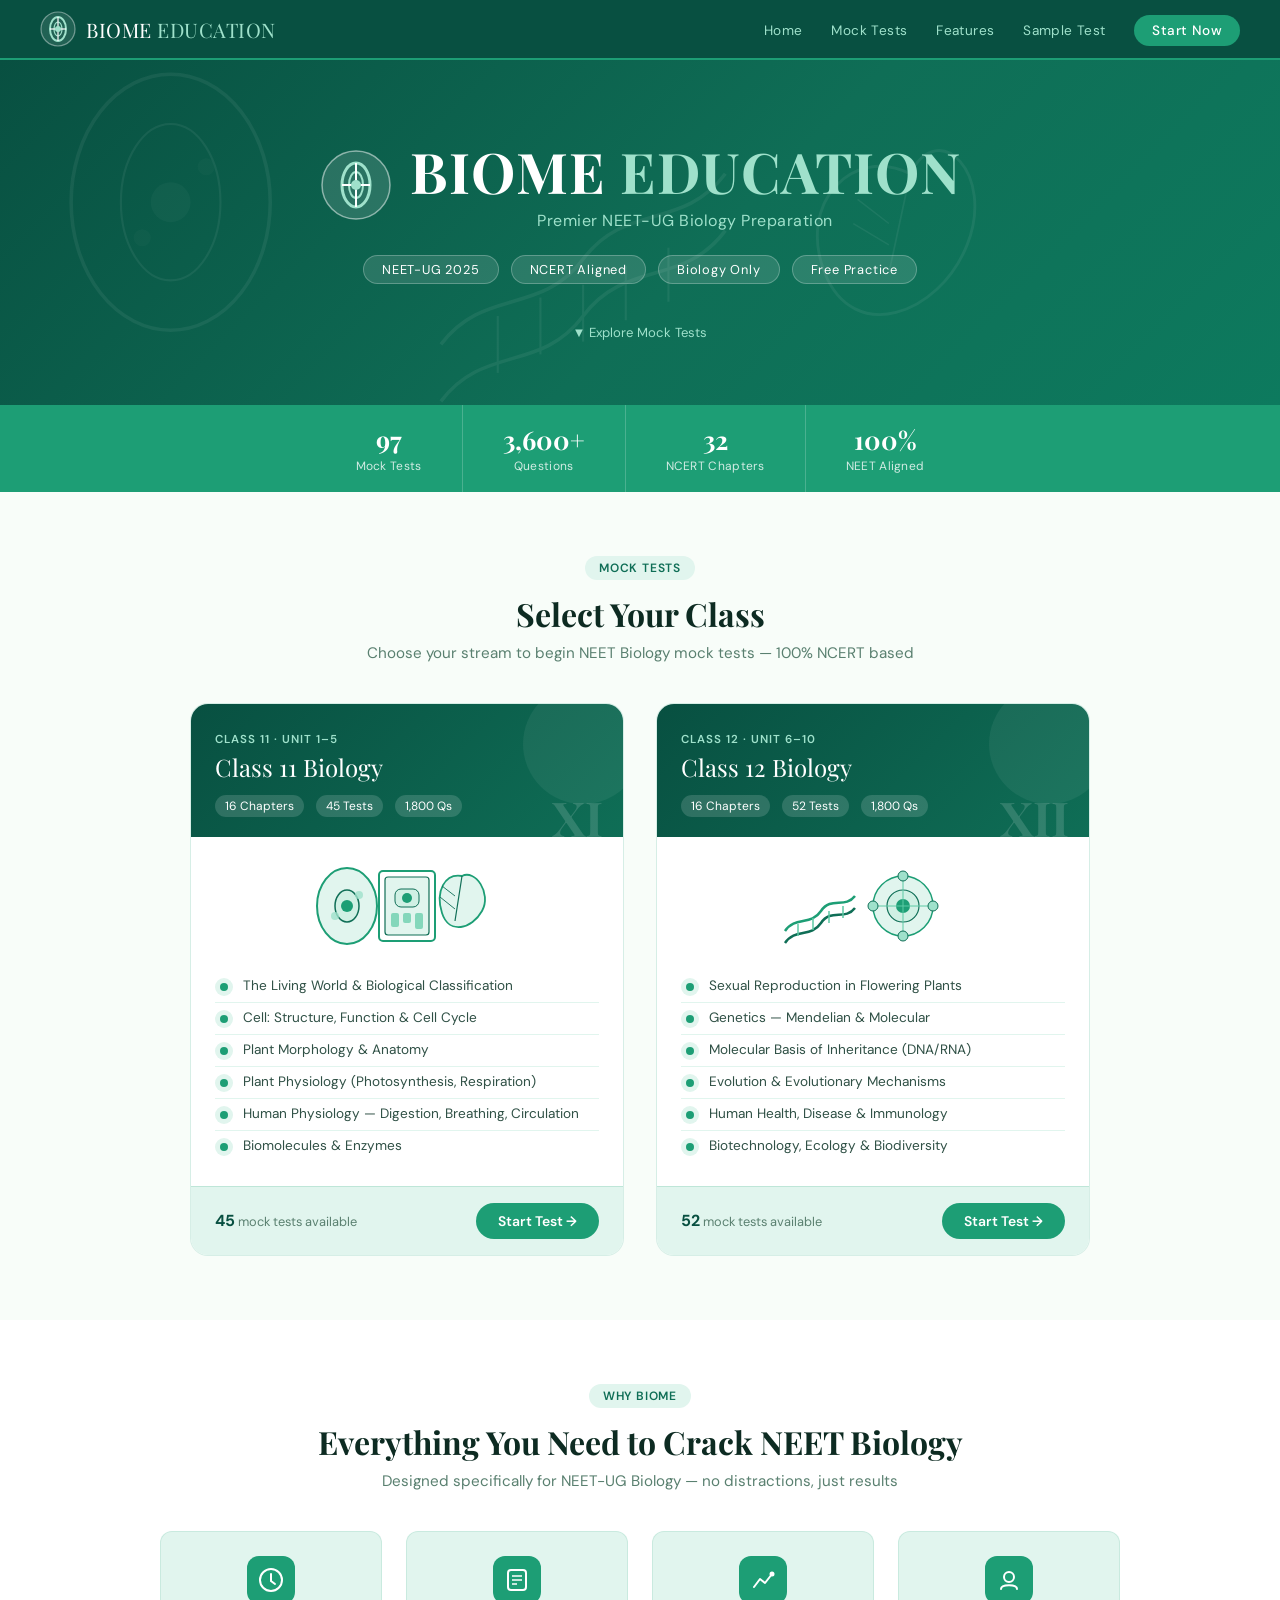
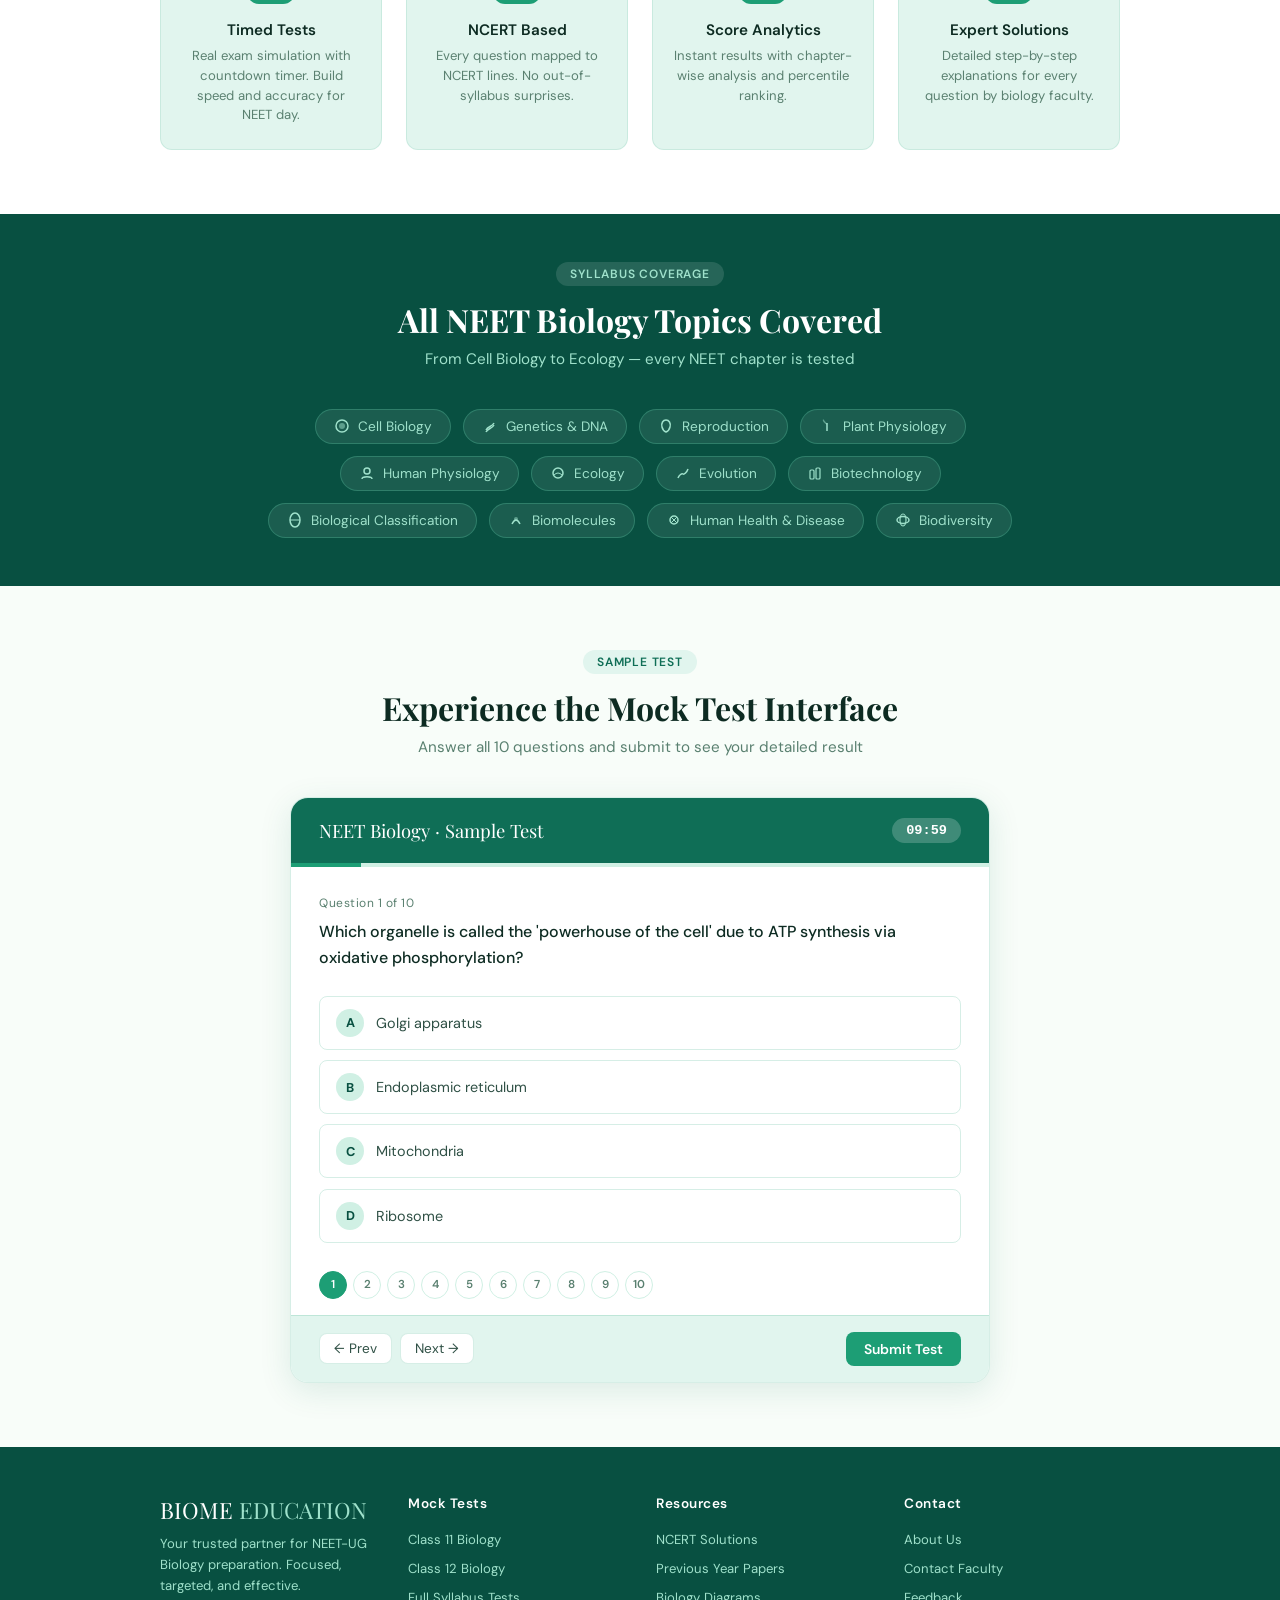
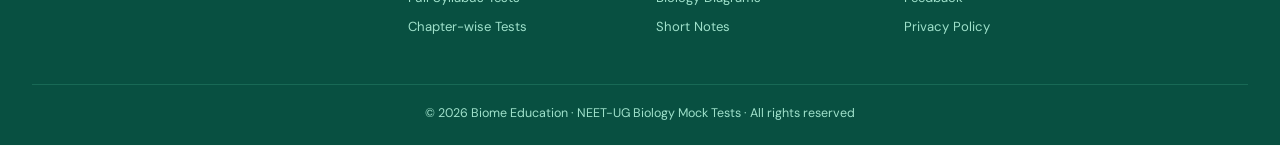
<file: index (1).html>
<!DOCTYPE html>
<html lang="en">
<head>
  <meta charset="UTF-8" />
  <meta name="viewport" content="width=device-width, initial-scale=1.0"/>
  <title>Biome Education — NEET Biology Mock Tests</title>
  <link rel="stylesheet" href="style.css" />
</head>
<body>

  <!-- ========== NAVBAR ========== -->
  <nav>
    <a class="nav-brand" href="#">
      <svg class="nav-logo-icon" viewBox="0 0 36 36" xmlns="http://www.w3.org/2000/svg">
        <circle cx="18" cy="18" r="17" fill="rgba(255,255,255,0.1)" stroke="rgba(255,255,255,0.4)" stroke-width="1.2"/>
        <ellipse cx="18" cy="18" rx="8" ry="12" fill="none" stroke="#9FE1CB" stroke-width="2"/>
        <ellipse cx="18" cy="18" rx="4" ry="7" fill="none" stroke="#9FE1CB" stroke-width="1.2"/>
        <line x1="18" y1="6" x2="18" y2="30" stroke="#fff" stroke-width="1.2"/>
        <line x1="10" y1="18" x2="26" y2="18" stroke="#fff" stroke-width="1.2"/>
        <circle cx="18" cy="18" r="3" fill="#9FE1CB"/>
      </svg>
      <span class="nav-brand-name">BIOME <span>EDUCATION</span></span>
    </a>
    <ul class="nav-links">
      <li><a href="#home">Home</a></li>
      <li><a href="#classes">Mock Tests</a></li>
      <li><a href="#features">Features</a></li>
      <li><a href="#preview">Sample Test</a></li>
      <li><a href="#classes" class="nav-cta">Start Now</a></li>
    </ul>
  </nav>

  <!-- ========== HERO ========== -->
  <section class="hero" id="home">
    <!-- Decorative background biology SVG -->
    <svg class="hero-bg" viewBox="0 0 900 400" xmlns="http://www.w3.org/2000/svg" aria-hidden="true">
      <!-- Cell -->
      <ellipse cx="120" cy="100" rx="70" ry="90" fill="none" stroke="#fff" stroke-width="2.5"/>
      <ellipse cx="120" cy="100" rx="35" ry="55" fill="none" stroke="#fff" stroke-width="1.5"/>
      <circle cx="120" cy="100" r="14" fill="#fff" opacity="0.5"/>
      <circle cx="145" cy="75" r="6" fill="#fff" opacity="0.35"/>
      <circle cx="100" cy="125" r="6" fill="#fff" opacity="0.35"/>
      <!-- DNA double helix -->
      <path d="M310 200 C340 160 380 180 410 140 C440 100 480 120 510 80" fill="none" stroke="#fff" stroke-width="2.5"/>
      <path d="M310 240 C340 200 380 220 410 180 C440 140 480 160 510 120" fill="none" stroke="#fff" stroke-width="2.5"/>
      <line x1="350" y1="180" x2="350" y2="220" stroke="#fff" stroke-width="1.5"/>
      <line x1="380" y1="167" x2="380" y2="207" stroke="#fff" stroke-width="1.5"/>
      <line x1="410" y1="158" x2="410" y2="198" stroke="#fff" stroke-width="1.5"/>
      <line x1="440" y1="145" x2="440" y2="183" stroke="#fff" stroke-width="1.5"/>
      <line x1="470" y1="132" x2="470" y2="170" stroke="#fff" stroke-width="1.5"/>
      <!-- Leaf -->
      <path d="M640 80 C600 60 560 100 580 150 C600 200 660 180 680 130 C700 80 660 40 640 80Z" fill="none" stroke="#fff" stroke-width="2"/>
      <path d="M640 80 L625 150" stroke="#fff" stroke-width="1.2"/>
      <path d="M625 130 L600 115 M625 115 L603 98" stroke="#fff" stroke-width="1"/>
      <!-- Mitochondria -->
      <ellipse cx="800" cy="280" rx="55" ry="32" fill="none" stroke="#fff" stroke-width="2"/>
      <path d="M760 280 C770 265 780 275 790 260 C800 245 810 258 820 270 C830 282 840 265 848 270" fill="none" stroke="#fff" stroke-width="1.5"/>
      <!-- Neuron -->
      <circle cx="200" cy="310" r="22" fill="none" stroke="#fff" stroke-width="2"/>
      <path d="M220 295 L255 270 M220 310 L260 310 M220 325 L255 348" stroke="#fff" stroke-width="1.5"/>
      <path d="M178 295 L143 270 M178 310 L138 310 M178 325 L143 348" stroke="#fff" stroke-width="1.5"/>
      <circle cx="200" cy="310" r="8" fill="#fff" opacity="0.4"/>
    </svg>

    <div class="hero-content">
      <div class="hero-logo">
        <svg class="hero-logo-icon" viewBox="0 0 72 72" xmlns="http://www.w3.org/2000/svg">
          <circle cx="36" cy="36" r="34" fill="rgba(255,255,255,0.12)" stroke="rgba(255,255,255,0.5)" stroke-width="1.5"/>
          <ellipse cx="36" cy="36" rx="14" ry="22" fill="none" stroke="#9FE1CB" stroke-width="3"/>
          <ellipse cx="36" cy="36" rx="7" ry="13" fill="none" stroke="#9FE1CB" stroke-width="2"/>
          <line x1="36" y1="14" x2="36" y2="58" stroke="#fff" stroke-width="2"/>
          <line x1="22" y1="36" x2="50" y2="36" stroke="#fff" stroke-width="2"/>
          <circle cx="36" cy="36" r="5" fill="#9FE1CB"/>
        </svg>
        <div>
          <h1 class="hero-title">BIOME <span>EDUCATION</span></h1>
          <p class="hero-sub">Premier NEET-UG Biology Preparation</p>
        </div>
      </div>
      <div class="hero-badges">
        <span class="badge">NEET-UG 2025</span>
        <span class="badge">NCERT Aligned</span>
        <span class="badge">Biology Only</span>
        <span class="badge">Free Practice</span>
      </div>
      <p class="hero-scroll">▼ Explore Mock Tests</p>
    </div>
  </section>

  <!-- ========== STATS BAR ========== -->
  <div class="stats-bar">
    <div class="stat-item">
      <div class="stat-num">97</div>
      <div class="stat-lbl">Mock Tests</div>
    </div>
    <div class="stat-item">
      <div class="stat-num">3,600+</div>
      <div class="stat-lbl">Questions</div>
    </div>
    <div class="stat-item">
      <div class="stat-num">32</div>
      <div class="stat-lbl">NCERT Chapters</div>
    </div>
    <div class="stat-item">
      <div class="stat-num">100%</div>
      <div class="stat-lbl">NEET Aligned</div>
    </div>
  </div>

  <!-- ========== CLASS CARDS ========== -->
  <section class="class-section" id="classes">
    <div class="section-header">
      <span class="section-tag">MOCK TESTS</span>
      <h2 class="section-title">Select Your Class</h2>
      <p class="section-desc">Choose your stream to begin NEET Biology mock tests — 100% NCERT based</p>
    </div>

    <div class="cards-grid">

      <!-- Class 11 Card -->
      <div class="class-card">
        <div class="class-card-header">
          <div class="card-class-num">XI</div>
          <div class="card-title-group">
            <div class="card-label">Class 11 · Unit 1–5</div>
            <div class="card-name">Class 11 Biology</div>
            <div class="card-meta">
              <span class="meta-pill">16 Chapters</span>
              <span class="meta-pill">45 Tests</span>
              <span class="meta-pill">1,800 Qs</span>
            </div>
          </div>
        </div>
        <div class="card-body">
          <div class="card-diag">
            <svg viewBox="0 0 200 90" width="200" xmlns="http://www.w3.org/2000/svg">
              <!-- Animal cell -->
              <ellipse cx="40" cy="45" rx="30" ry="38" fill="#E1F5EE" stroke="#1D9E75" stroke-width="2"/>
              <ellipse cx="40" cy="45" rx="12" ry="16" fill="#d0f0e4" stroke="#0F6E56" stroke-width="1.5"/>
              <circle cx="40" cy="45" r="6" fill="#1D9E75"/>
              <circle cx="52" cy="34" r="4" fill="#9FE1CB" opacity="0.8"/>
              <circle cx="28" cy="55" r="4" fill="#9FE1CB" opacity="0.8"/>
              <!-- Plant cell -->
              <rect x="72" y="10" width="56" height="70" rx="4" fill="none" stroke="#1D9E75" stroke-width="2"/>
              <rect x="78" y="16" width="44" height="58" rx="3" fill="#E1F5EE" stroke="#0F6E56" stroke-width="1.2"/>
              <rect x="88" y="28" width="24" height="18" rx="6" fill="#d0f0e4" stroke="#0F6E56" stroke-width="1"/>
              <circle cx="100" cy="37" r="5" fill="#1D9E75"/>
              <rect x="84" y="52" width="8" height="14" rx="2" fill="#5DCAA5" opacity="0.7"/>
              <rect x="96" y="52" width="8" height="10" rx="2" fill="#5DCAA5" opacity="0.7"/>
              <rect x="108" y="52" width="8" height="16" rx="2" fill="#5DCAA5" opacity="0.7"/>
              <!-- Leaf -->
              <path d="M155 15 C138 12 128 30 135 52 C142 74 165 68 175 50 C185 32 168 8 155 15Z" fill="#E1F5EE" stroke="#1D9E75" stroke-width="1.8"/>
              <path d="M155 15 L148 60" stroke="#0F6E56" stroke-width="1.2"/>
              <path d="M148 48 L133 36" stroke="#0F6E56" stroke-width="0.9"/>
              <path d="M148 35 L135 25" stroke="#0F6E56" stroke-width="0.9"/>
            </svg>
          </div>
          <ul class="chapter-list">
            <li>
              <span class="ch-dot"><svg viewBox="0 0 10 10"><circle cx="5" cy="5" r="4" fill="#1D9E75"/></svg></span>
              The Living World &amp; Biological Classification
            </li>
            <li>
              <span class="ch-dot"><svg viewBox="0 0 10 10"><circle cx="5" cy="5" r="4" fill="#1D9E75"/></svg></span>
              Cell: Structure, Function &amp; Cell Cycle
            </li>
            <li>
              <span class="ch-dot"><svg viewBox="0 0 10 10"><circle cx="5" cy="5" r="4" fill="#1D9E75"/></svg></span>
              Plant Morphology &amp; Anatomy
            </li>
            <li>
              <span class="ch-dot"><svg viewBox="0 0 10 10"><circle cx="5" cy="5" r="4" fill="#1D9E75"/></svg></span>
              Plant Physiology (Photosynthesis, Respiration)
            </li>
            <li>
              <span class="ch-dot"><svg viewBox="0 0 10 10"><circle cx="5" cy="5" r="4" fill="#1D9E75"/></svg></span>
              Human Physiology — Digestion, Breathing, Circulation
            </li>
            <li>
              <span class="ch-dot"><svg viewBox="0 0 10 10"><circle cx="5" cy="5" r="4" fill="#1D9E75"/></svg></span>
              Biomolecules &amp; Enzymes
            </li>
          </ul>
        </div>
        <div class="card-footer">
          <div class="test-count-label"><strong>45</strong> mock tests available</div>
          <a class="btn-primary" href="#">Start Test →</a>
        </div>
      </div>

      <!-- Class 12 Card -->
      <div class="class-card">
        <div class="class-card-header">
          <div class="card-class-num">XII</div>
          <div class="card-title-group">
            <div class="card-label">Class 12 · Unit 6–10</div>
            <div class="card-name">Class 12 Biology</div>
            <div class="card-meta">
              <span class="meta-pill">16 Chapters</span>
              <span class="meta-pill">52 Tests</span>
              <span class="meta-pill">1,800 Qs</span>
            </div>
          </div>
        </div>
        <div class="card-body">
          <div class="card-diag">
            <svg viewBox="0 0 200 90" width="200" xmlns="http://www.w3.org/2000/svg">
              <!-- DNA -->
              <path d="M12 70 C22 55 38 65 48 50 C58 35 72 48 82 35" fill="none" stroke="#1D9E75" stroke-width="2.5"/>
              <path d="M12 82 C22 67 38 77 48 62 C58 47 72 60 82 47" fill="none" stroke="#0F6E56" stroke-width="2.5"/>
              <line x1="25" y1="63" x2="25" y2="75" stroke="#5DCAA5" stroke-width="1.5"/>
              <line x1="40" y1="57" x2="40" y2="69" stroke="#5DCAA5" stroke-width="1.5"/>
              <line x1="56" y1="50" x2="56" y2="62" stroke="#5DCAA5" stroke-width="1.5"/>
              <line x1="70" y1="45" x2="70" y2="57" stroke="#5DCAA5" stroke-width="1.5"/>
              <!-- Flower cross-section -->
              <circle cx="130" cy="45" r="30" fill="#E1F5EE" stroke="#1D9E75" stroke-width="1.5"/>
              <circle cx="130" cy="45" r="16" fill="#d0f0e4" stroke="#0F6E56" stroke-width="1.2"/>
              <circle cx="130" cy="45" r="7" fill="#1D9E75"/>
              <line x1="130" y1="15" x2="130" y2="75" stroke="#5DCAA5" stroke-width="1"/>
              <line x1="100" y1="45" x2="160" y2="45" stroke="#5DCAA5" stroke-width="1"/>
              <circle cx="130" cy="15" r="5" fill="#9FE1CB" stroke="#0F6E56" stroke-width="1"/>
              <circle cx="130" cy="75" r="5" fill="#9FE1CB" stroke="#0F6E56" stroke-width="1"/>
              <circle cx="100" cy="45" r="5" fill="#9FE1CB" stroke="#0F6E56" stroke-width="1"/>
              <circle cx="160" cy="45" r="5" fill="#9FE1CB" stroke="#0F6E56" stroke-width="1"/>
            </svg>
          </div>
          <ul class="chapter-list">
            <li>
              <span class="ch-dot"><svg viewBox="0 0 10 10"><circle cx="5" cy="5" r="4" fill="#1D9E75"/></svg></span>
              Sexual Reproduction in Flowering Plants
            </li>
            <li>
              <span class="ch-dot"><svg viewBox="0 0 10 10"><circle cx="5" cy="5" r="4" fill="#1D9E75"/></svg></span>
              Genetics — Mendelian &amp; Molecular
            </li>
            <li>
              <span class="ch-dot"><svg viewBox="0 0 10 10"><circle cx="5" cy="5" r="4" fill="#1D9E75"/></svg></span>
              Molecular Basis of Inheritance (DNA/RNA)
            </li>
            <li>
              <span class="ch-dot"><svg viewBox="0 0 10 10"><circle cx="5" cy="5" r="4" fill="#1D9E75"/></svg></span>
              Evolution &amp; Evolutionary Mechanisms
            </li>
            <li>
              <span class="ch-dot"><svg viewBox="0 0 10 10"><circle cx="5" cy="5" r="4" fill="#1D9E75"/></svg></span>
              Human Health, Disease &amp; Immunology
            </li>
            <li>
              <span class="ch-dot"><svg viewBox="0 0 10 10"><circle cx="5" cy="5" r="4" fill="#1D9E75"/></svg></span>
              Biotechnology, Ecology &amp; Biodiversity
            </li>
          </ul>
        </div>
        <div class="card-footer">
          <div class="test-count-label"><strong>52</strong> mock tests available</div>
          <a class="btn-primary" href="#">Start Test →</a>
        </div>
      </div>

    </div>
  </section>

  <!-- ========== FEATURES ========== -->
  <section class="features-section" id="features">
    <div class="section-header">
      <span class="section-tag">WHY BIOME</span>
      <h2 class="section-title">Everything You Need to Crack NEET Biology</h2>
      <p class="section-desc">Designed specifically for NEET-UG Biology — no distractions, just results</p>
    </div>
    <div class="features-grid">

      <div class="feature-card">
        <div class="feature-icon">
          <svg width="26" height="26" viewBox="0 0 26 26" fill="none" xmlns="http://www.w3.org/2000/svg">
            <circle cx="13" cy="13" r="11" stroke="#fff" stroke-width="2"/>
            <path d="M13 7 L13 14 L17 17" stroke="#fff" stroke-width="2" stroke-linecap="round"/>
          </svg>
        </div>
        <div class="feature-title">Timed Tests</div>
        <div class="feature-desc">Real exam simulation with countdown timer. Build speed and accuracy for NEET day.</div>
      </div>

      <div class="feature-card">
        <div class="feature-icon">
          <svg width="26" height="26" viewBox="0 0 26 26" fill="none" xmlns="http://www.w3.org/2000/svg">
            <rect x="4" y="3" width="18" height="20" rx="3" stroke="#fff" stroke-width="2"/>
            <line x1="8" y1="9" x2="18" y2="9" stroke="#fff" stroke-width="1.5"/>
            <line x1="8" y1="13" x2="18" y2="13" stroke="#fff" stroke-width="1.5"/>
            <line x1="8" y1="17" x2="13" y2="17" stroke="#fff" stroke-width="1.5"/>
          </svg>
        </div>
        <div class="feature-title">NCERT Based</div>
        <div class="feature-desc">Every question mapped to NCERT lines. No out-of-syllabus surprises.</div>
      </div>

      <div class="feature-card">
        <div class="feature-icon">
          <svg width="26" height="26" viewBox="0 0 26 26" fill="none" xmlns="http://www.w3.org/2000/svg">
            <polyline points="4,20 10,12 15,16 22,7" stroke="#fff" stroke-width="2" stroke-linecap="round" stroke-linejoin="round"/>
            <circle cx="22" cy="7" r="2.5" fill="#fff"/>
          </svg>
        </div>
        <div class="feature-title">Score Analytics</div>
        <div class="feature-desc">Instant results with chapter-wise analysis and percentile ranking.</div>
      </div>

      <div class="feature-card">
        <div class="feature-icon">
          <svg width="26" height="26" viewBox="0 0 26 26" fill="none" xmlns="http://www.w3.org/2000/svg">
            <circle cx="13" cy="10" r="5" stroke="#fff" stroke-width="2"/>
            <path d="M5 22 C5 17 21 17 21 22" stroke="#fff" stroke-width="2" stroke-linecap="round"/>
          </svg>
        </div>
        <div class="feature-title">Expert Solutions</div>
        <div class="feature-desc">Detailed step-by-step explanations for every question by biology faculty.</div>
      </div>

    </div>
  </section>

  <!-- ========== TOPICS / DIAGRAM SECTION ========== -->
  <section class="diagram-section">
    <div class="section-header">
      <span class="section-tag">SYLLABUS COVERAGE</span>
      <h2 class="section-title">All NEET Biology Topics Covered</h2>
      <p class="section-desc">From Cell Biology to Ecology — every NEET chapter is tested</p>
    </div>
    <div class="topic-chips">
      <div class="topic-chip">
        <svg viewBox="0 0 16 16" fill="none"><circle cx="8" cy="8" r="6" stroke="#9FE1CB" stroke-width="1.5"/><circle cx="8" cy="8" r="3" fill="#9FE1CB" opacity="0.5"/></svg>
        Cell Biology
      </div>
      <div class="topic-chip">
        <svg viewBox="0 0 16 16" fill="none"><path d="M4 12 C6 8 10 9 12 5" stroke="#9FE1CB" stroke-width="1.5"/><path d="M4 14 C6 10 10 11 12 7" stroke="#9FE1CB" stroke-width="1.5"/></svg>
        Genetics &amp; DNA
      </div>
      <div class="topic-chip">
        <svg viewBox="0 0 16 16" fill="none"><path d="M8 2 C5 2 3 5 4 9 C5 13 8 14 8 14 C8 14 11 13 12 9 C13 5 11 2 8 2Z" stroke="#9FE1CB" stroke-width="1.5"/></svg>
        Reproduction
      </div>
      <div class="topic-chip">
        <svg viewBox="0 0 16 16" fill="none"><path d="M8 13 L8 5" stroke="#9FE1CB" stroke-width="1.5"/><path d="M8 7 C5 5 3 3 4 1 C6 3 7 5 8 5" fill="#9FE1CB" opacity="0.5"/></svg>
        Plant Physiology
      </div>
      <div class="topic-chip">
        <svg viewBox="0 0 16 16" fill="none"><circle cx="8" cy="6" r="3" stroke="#9FE1CB" stroke-width="1.5"/><path d="M3 14 C3 11 13 11 13 14" stroke="#9FE1CB" stroke-width="1.5"/></svg>
        Human Physiology
      </div>
      <div class="topic-chip">
        <svg viewBox="0 0 16 16" fill="none"><circle cx="8" cy="8" r="5" stroke="#9FE1CB" stroke-width="1.5"/><path d="M4 10 Q8 6 12 10" stroke="#9FE1CB" stroke-width="1"/></svg>
        Ecology
      </div>
      <div class="topic-chip">
        <svg viewBox="0 0 16 16" fill="none"><path d="M3 13 C4 10 7 8 8 9 C9 10 12 7 13 4" stroke="#9FE1CB" stroke-width="1.5"/></svg>
        Evolution
      </div>
      <div class="topic-chip">
        <svg viewBox="0 0 16 16" fill="none"><rect x="3" y="5" width="4" height="9" rx="1" stroke="#9FE1CB" stroke-width="1.2"/><rect x="9" y="3" width="4" height="11" rx="1" stroke="#9FE1CB" stroke-width="1.2"/></svg>
        Biotechnology
      </div>
      <div class="topic-chip">
        <svg viewBox="0 0 16 16" fill="none"><ellipse cx="8" cy="8" rx="5" ry="7" stroke="#9FE1CB" stroke-width="1.5"/><line x1="3" y1="8" x2="13" y2="8" stroke="#9FE1CB" stroke-width="1"/></svg>
        Biological Classification
      </div>
      <div class="topic-chip">
        <svg viewBox="0 0 16 16" fill="none"><path d="M4 12 Q8 4 12 12" stroke="#9FE1CB" stroke-width="1.5"/><circle cx="8" cy="7" r="2" fill="#9FE1CB" opacity="0.5"/></svg>
        Biomolecules
      </div>
      <div class="topic-chip">
        <svg viewBox="0 0 16 16" fill="none"><circle cx="8" cy="8" r="4" stroke="#9FE1CB" stroke-width="1.5"/><path d="M5 5 L11 11 M5 11 L11 5" stroke="#9FE1CB" stroke-width="1"/></svg>
        Human Health &amp; Disease
      </div>
      <div class="topic-chip">
        <svg viewBox="0 0 16 16" fill="none"><ellipse cx="8" cy="8" rx="6" ry="3.5" stroke="#9FE1CB" stroke-width="1.5"/><ellipse cx="8" cy="8" rx="3" ry="6" stroke="#9FE1CB" stroke-width="1.2"/></svg>
        Biodiversity
      </div>
    </div>
  </section>

  <!-- ========== SAMPLE TEST (LIVE) ========== -->
  <section class="test-preview-section" id="preview">
    <div class="section-header">
      <span class="section-tag">SAMPLE TEST</span>
      <h2 class="section-title">Experience the Mock Test Interface</h2>
      <p class="section-desc">Answer all 10 questions and submit to see your detailed result</p>
    </div>

    <!-- QUIZ PANEL -->
    <div class="test-card" id="quiz-panel">
      <div class="test-card-header">
        <div class="test-card-title" id="quiz-title">NEET Biology · Sample Test</div>
        <div class="timer-badge" id="timer">10:00</div>
      </div>

      <!-- Progress bar -->
      <div style="height:4px;background:#d0f0e4;">
        <div id="progress-bar" style="height:4px;background:#1D9E75;width:10%;transition:width 0.3s;"></div>
      </div>

      <div class="question-area" id="question-area">
        <div class="q-number" id="q-number">Question 1 of 10</div>
        <div class="q-text" id="q-text"></div>
        <ul class="options-list" id="options-list"></ul>
      </div>

      <!-- Question dots navigation -->
      <div style="padding:0 1.75rem 1rem;display:flex;gap:6px;flex-wrap:wrap;" id="q-dots"></div>

      <div class="test-card-footer">
        <div class="q-nav">
          <button id="btn-prev" onclick="goTo(currentQ - 1)">← Prev</button>
          <button id="btn-next" onclick="goTo(currentQ + 1)">Next →</button>
        </div>
        <button class="btn-primary btn-submit" id="btn-submit" onclick="submitTest()">Submit Test</button>
      </div>
    </div>

    <!-- RESULT PANEL (hidden until submit) -->
    <div class="test-card" id="result-panel" style="display:none;">

      <!-- Result header with grade colour -->
      <div id="result-header" class="test-card-header" style="flex-direction:column;align-items:center;gap:8px;padding:2rem 1.75rem;">
        <div id="result-emoji" style="font-size:2.8rem;"></div>
        <div id="result-grade" style="font-size:1.4rem;font-family:'Playfair Display',serif;color:#fff;text-align:center;"></div>
        <div id="result-subtitle" style="font-size:0.88rem;color:rgba(255,255,255,0.8);text-align:center;"></div>
      </div>

      <!-- Score cards -->
      <div style="display:grid;grid-template-columns:repeat(4,1fr);gap:1px;background:var(--border);">
        <div style="background:#fff;padding:1rem;text-align:center;">
          <div style="font-size:1.6rem;font-weight:700;color:#1D9E75;" id="r-score">0</div>
          <div style="font-size:0.72rem;color:#5a8070;margin-top:2px;">Score</div>
        </div>
        <div style="background:#fff;padding:1rem;text-align:center;">
          <div style="font-size:1.6rem;font-weight:700;color:#1D9E75;" id="r-correct">0</div>
          <div style="font-size:0.72rem;color:#5a8070;margin-top:2px;">Correct</div>
        </div>
        <div style="background:#fff;padding:1rem;text-align:center;">
          <div style="font-size:1.6rem;font-weight:700;color:#c0392b;" id="r-wrong">0</div>
          <div style="font-size:0.72rem;color:#5a8070;margin-top:2px;">Wrong</div>
        </div>
        <div style="background:#fff;padding:1rem;text-align:center;">
          <div style="font-size:1.6rem;font-weight:700;color:#888;" id="r-skip">0</div>
          <div style="font-size:0.72rem;color:#5a8070;margin-top:2px;">Skipped</div>
        </div>
      </div>

      <!-- NEET marking info -->
      <div style="padding:0.75rem 1.75rem;background:#f8fdf9;border-bottom:1px solid var(--border);font-size:0.78rem;color:#5a8070;text-align:center;">
        NEET Marking: +4 per correct · −1 per wrong · 0 for skipped
      </div>

      <!-- Question-wise review -->
      <div style="padding:1.5rem 1.75rem;" id="review-list"></div>

      <!-- Retake button -->
      <div style="padding:1rem 1.75rem;border-top:1px solid var(--border);text-align:center;">
        <button class="btn-primary" onclick="restartTest()" style="padding:10px 32px;">↺ Retake Test</button>
      </div>
    </div>

  </section>

  <!-- ========== FOOTER ========== -->
  <footer>
    <div class="footer-grid">
      <div class="footer-brand">
        <div class="brand-name">BIOME <span>EDUCATION</span></div>
        <p>Your trusted partner for NEET-UG Biology preparation. Focused, targeted, and effective.</p>
      </div>
      <div class="footer-col">
        <h4>Mock Tests</h4>
        <ul>
          <li><a href="#">Class 11 Biology</a></li>
          <li><a href="#">Class 12 Biology</a></li>
          <li><a href="#">Full Syllabus Tests</a></li>
          <li><a href="#">Chapter-wise Tests</a></li>
        </ul>
      </div>
      <div class="footer-col">
        <h4>Resources</h4>
        <ul>
          <li><a href="#">NCERT Solutions</a></li>
          <li><a href="#">Previous Year Papers</a></li>
          <li><a href="#">Biology Diagrams</a></li>
          <li><a href="#">Short Notes</a></li>
        </ul>
      </div>
      <div class="footer-col">
        <h4>Contact</h4>
        <ul>
          <li><a href="#">About Us</a></li>
          <li><a href="#">Contact Faculty</a></li>
          <li><a href="#">Feedback</a></li>
          <li><a href="#">Privacy Policy</a></li>
        </ul>
      </div>
    </div>
    <div class="footer-bottom">
      © 2026 Biome Education · NEET-UG Biology Mock Tests · All rights reserved
    </div>
  </footer>

  <!-- ========== JAVASCRIPT ========== -->
  <script>
    /* ── QUESTION BANK ── */
    var questions = [
      {
        q: "Which organelle is called the 'powerhouse of the cell' due to ATP synthesis via oxidative phosphorylation?",
        opts: ["Golgi apparatus", "Endoplasmic reticulum", "Mitochondria", "Ribosome"],
        ans: 2,
        topic: "Cell Biology",
        exp: "Mitochondria produce ATP through oxidative phosphorylation, earning the name 'powerhouse of the cell'."
      },
      {
        q: "Photosynthesis takes place in which part of the plant cell?",
        opts: ["Mitochondria", "Nucleus", "Chloroplast", "Vacuole"],
        ans: 2,
        topic: "Plant Physiology",
        exp: "Chloroplasts contain chlorophyll and are the site of photosynthesis in plant cells."
      },
      {
        q: "Which nitrogenous base is found in RNA but NOT in DNA?",
        opts: ["Adenine", "Guanine", "Thymine", "Uracil"],
        ans: 3,
        topic: "Genetics & Molecular Biology",
        exp: "RNA contains Uracil instead of Thymine. DNA has Thymine while RNA replaces it with Uracil."
      },
      {
        q: "The process by which plants lose water through their leaves is called:",
        opts: ["Osmosis", "Transpiration", "Respiration", "Guttation"],
        ans: 1,
        topic: "Plant Physiology",
        exp: "Transpiration is the loss of water vapour from plant surfaces, mainly through stomata in leaves."
      },
      {
        q: "Which blood group is known as the 'universal donor'?",
        opts: ["A", "B", "AB", "O"],
        ans: 3,
        topic: "Human Physiology",
        exp: "Blood group O (O negative) is the universal donor because it lacks A and B antigens on red blood cells."
      },
      {
        q: "Mendel's Law of Independent Assortment applies to genes located on:",
        opts: ["Same chromosome", "Different chromosomes", "X chromosome only", "Mitochondrial DNA"],
        ans: 1,
        topic: "Genetics",
        exp: "Independent assortment applies to genes on different (non-homologous) chromosomes, as they segregate independently during meiosis."
      },
      {
        q: "Which part of the human brain controls balance and coordination?",
        opts: ["Cerebrum", "Medulla oblongata", "Cerebellum", "Hypothalamus"],
        ans: 2,
        topic: "Human Physiology",
        exp: "The cerebellum is responsible for coordination of voluntary movements, balance, and fine motor control."
      },
      {
        q: "DNA replication occurs during which phase of the cell cycle?",
        opts: ["G1 phase", "S phase", "G2 phase", "M phase"],
        ans: 1,
        topic: "Cell Biology",
        exp: "DNA synthesis and replication occur during the S (Synthesis) phase of interphase in the cell cycle."
      },
      {
        q: "Which enzyme is responsible for breaking down starch into maltose in the human digestive system?",
        opts: ["Pepsin", "Lipase", "Amylase", "Trypsin"],
        ans: 2,
        topic: "Human Physiology",
        exp: "Amylase (salivary and pancreatic) breaks down starch into maltose. It begins digestion in the mouth."
      },
      {
        q: "The theory of evolution by natural selection was proposed by:",
        opts: ["Gregor Mendel", "Louis Pasteur", "Charles Darwin", "Jean-Baptiste Lamarck"],
        ans: 2,
        topic: "Evolution",
        exp: "Charles Darwin proposed the theory of evolution by natural selection in his 1859 book 'On the Origin of Species'."
      }
    ];

    /* ── STATE ── */
    var currentQ = 0;
    var userAnswers = new Array(questions.length).fill(-1);
    var timerSeconds = 10 * 60;
    var timerInterval = null;
    var testSubmitted = false;

    /* ── INIT ── */
    function initTest() {
      currentQ = 0;
      userAnswers = new Array(questions.length).fill(-1);
      timerSeconds = 10 * 60;
      testSubmitted = false;
      document.getElementById('quiz-panel').style.display = 'block';
      document.getElementById('result-panel').style.display = 'none';
      buildDots();
      renderQuestion();
      startTimer();
    }

    /* ── TIMER ── */
    function startTimer() {
      clearInterval(timerInterval);
      timerInterval = setInterval(function() {
        if (timerSeconds <= 0) {
          clearInterval(timerInterval);
          submitTest();
          return;
        }
        timerSeconds--;
        var m = Math.floor(timerSeconds / 60).toString().padStart(2, '0');
        var s = (timerSeconds % 60).toString().padStart(2, '0');
        var el = document.getElementById('timer');
        if (el) {
          el.textContent = m + ':' + s;
          el.style.background = timerSeconds < 60 ? 'rgba(192,57,43,0.5)' : 'rgba(255,255,255,0.2)';
        }
      }, 1000);
    }

    /* ── RENDER QUESTION ── */
    function renderQuestion() {
      var q = questions[currentQ];
      document.getElementById('q-number').textContent = 'Question ' + (currentQ + 1) + ' of ' + questions.length;
      document.getElementById('q-text').textContent = q.q;
      document.getElementById('progress-bar').style.width = (((currentQ + 1) / questions.length) * 100) + '%';

      var keys = ['A', 'B', 'C', 'D'];
      var list = document.getElementById('options-list');
      list.innerHTML = '';
      q.opts.forEach(function(opt, i) {
        var li = document.createElement('li');
        li.className = 'option' + (userAnswers[currentQ] === i ? ' selected' : '');
        li.innerHTML = '<span class="option-key">' + keys[i] + '</span>' + opt;
        li.onclick = (function(idx) {
          return function() { selectAnswer(idx); };
        })(i);
        list.appendChild(li);
      });

      document.getElementById('btn-prev').disabled = currentQ === 0;
      document.getElementById('btn-next').disabled = currentQ === questions.length - 1;
      updateDots();
    }

    /* ── SELECT ANSWER ── */
    function selectAnswer(idx) {
      if (testSubmitted) return;
      userAnswers[currentQ] = idx;
      renderQuestion();
      updateDots();
    }

    /* ── NAVIGATION ── */
    function goTo(idx) {
      if (idx < 0 || idx >= questions.length) return;
      currentQ = idx;
      renderQuestion();
    }

    /* ── DOTS ── */
    function buildDots() {
      var container = document.getElementById('q-dots');
      container.innerHTML = '';
      questions.forEach(function(_, i) {
        var dot = document.createElement('div');
        dot.id = 'dot-' + i;
        dot.onclick = (function(idx) { return function() { goTo(idx); }; })(i);
        dot.style.cssText = 'width:28px;height:28px;border-radius:50%;display:flex;align-items:center;justify-content:center;font-size:0.72rem;font-weight:600;cursor:pointer;border:1.5px solid #d0f0e4;background:#fff;color:#5a8070;transition:all 0.15s;';
        dot.textContent = i + 1;
        container.appendChild(dot);
      });
    }

    function updateDots() {
      questions.forEach(function(_, i) {
        var dot = document.getElementById('dot-' + i);
        if (!dot) return;
        if (i === currentQ) {
          dot.style.background = '#1D9E75';
          dot.style.color = '#fff';
          dot.style.borderColor = '#1D9E75';
        } else if (userAnswers[i] !== -1) {
          dot.style.background = '#E1F5EE';
          dot.style.color = '#085041';
          dot.style.borderColor = '#5DCAA5';
        } else {
          dot.style.background = '#fff';
          dot.style.color = '#5a8070';
          dot.style.borderColor = '#d0f0e4';
        }
      });
    }

    /* ── SUBMIT & RESULT ── */
    function submitTest() {
      if (testSubmitted) return;
      testSubmitted = true;
      clearInterval(timerInterval);

      var correct = 0, wrong = 0, skipped = 0;
      userAnswers.forEach(function(ans, i) {
        if (ans === -1) skipped++;
        else if (ans === questions[i].ans) correct++;
        else wrong++;
      });

      /* NEET marking: +4 correct, -1 wrong */
      var neetScore = (correct * 4) - (wrong * 1);
      var maxScore = questions.length * 4;
      var pct = Math.round((correct / questions.length) * 100);

      /* Grade + message */
      var emoji, grade, subtitle, headerBg;
      if (pct >= 80) {
        emoji = '🏆'; grade = 'Future Doctor!';
        subtitle = 'Outstanding performance! You are NEET ready. Keep up this brilliance.';
        headerBg = 'linear-gradient(135deg,#085041,#1D9E75)';
      } else if (pct >= 60) {
        emoji = '👍'; grade = 'Well Done!';
        subtitle = 'Good effort! A little more revision and you will be unstoppable.';
        headerBg = 'linear-gradient(135deg,#0F6E56,#5DCAA5)';
      } else if (pct >= 40) {
        emoji = '📚'; grade = 'Keep Practising!';
        subtitle = 'You are on the right track. Focus on weak topics and attempt more tests.';
        headerBg = 'linear-gradient(135deg,#ba7517,#ef9f27)';
      } else {
        emoji = '💪'; grade = 'Needs More Practice';
        subtitle = 'Do not give up! Revise NCERT thoroughly and attempt the test again.';
        headerBg = 'linear-gradient(135deg,#993c1d,#d85a30)';
      }

      /* Fill result panel */
      document.getElementById('result-emoji').textContent = emoji;
      document.getElementById('result-grade').textContent = grade;
      document.getElementById('result-subtitle').textContent = subtitle;
      document.getElementById('result-header').style.background = headerBg;
      document.getElementById('r-score').textContent = neetScore + ' / ' + maxScore;
      document.getElementById('r-correct').textContent = correct;
      document.getElementById('r-wrong').textContent = wrong;
      document.getElementById('r-skip').textContent = skipped;

      /* Question-wise review */
      var reviewList = document.getElementById('review-list');
      reviewList.innerHTML = '<h3 style="font-family:\'Playfair Display\',serif;font-size:1.05rem;color:#0d2b22;margin-bottom:1rem;">Question-wise Review</h3>';
      var keys = ['A', 'B', 'C', 'D'];
      questions.forEach(function(q, i) {
        var ua = userAnswers[i];
        var isCorrect = ua === q.ans;
        var isSkipped = ua === -1;
        var statusColor = isSkipped ? '#888' : (isCorrect ? '#1D9E75' : '#c0392b');
        var statusText  = isSkipped ? 'Skipped' : (isCorrect ? '✓ Correct' : '✗ Wrong');
        var statusBg    = isSkipped ? '#f0f0f0' : (isCorrect ? '#E1F5EE' : '#fdecea');

        var div = document.createElement('div');
        div.style.cssText = 'margin-bottom:1rem;border:1px solid #e0f0e8;border-radius:10px;overflow:hidden;';
        div.innerHTML =
          '<div style="padding:0.85rem 1rem;background:' + statusBg + ';display:flex;justify-content:space-between;align-items:flex-start;gap:10px;">' +
            '<div style="font-size:0.88rem;color:#0d2b22;font-weight:500;flex:1;">Q' + (i+1) + '. ' + q.q + '</div>' +
            '<span style="font-size:0.75rem;font-weight:600;color:' + statusColor + ';white-space:nowrap;">' + statusText + '</span>' +
          '</div>' +
          '<div style="padding:0.75rem 1rem;background:#fff;">' +
            (ua !== -1 && !isCorrect ? '<div style="font-size:0.8rem;color:#c0392b;margin-bottom:4px;">Your answer: <strong>' + keys[ua] + '. ' + q.opts[ua] + '</strong></div>' : '') +
            '<div style="font-size:0.8rem;color:#1D9E75;margin-bottom:6px;">Correct answer: <strong>' + keys[q.ans] + '. ' + q.opts[q.ans] + '</strong></div>' +
            '<div style="font-size:0.78rem;color:#5a8070;line-height:1.5;border-top:1px dashed #d0f0e4;padding-top:6px;"><em>Explanation:</em> ' + q.exp + '</div>' +
          '</div>';
        reviewList.appendChild(div);
      });

      /* Swap panels */
      document.getElementById('quiz-panel').style.display = 'none';
      document.getElementById('result-panel').style.display = 'block';
      document.getElementById('result-panel').scrollIntoView({ behavior: 'smooth', block: 'start' });
    }

    /* ── RESTART ── */
    function restartTest() {
      initTest();
      document.getElementById('quiz-panel').scrollIntoView({ behavior: 'smooth', block: 'start' });
    }

    /* ── SMOOTH SCROLL FOR NAV ── */
    document.querySelectorAll('a[href^="#"]').forEach(function(a) {
      a.addEventListener('click', function(e) {
        var target = document.querySelector(this.getAttribute('href'));
        if (target) {
          e.preventDefault();
          target.scrollIntoView({ behavior: 'smooth' });
        }
      });
    });

    /* ── START ── */
    initTest();
  </script>

</body>
</html>
</file>
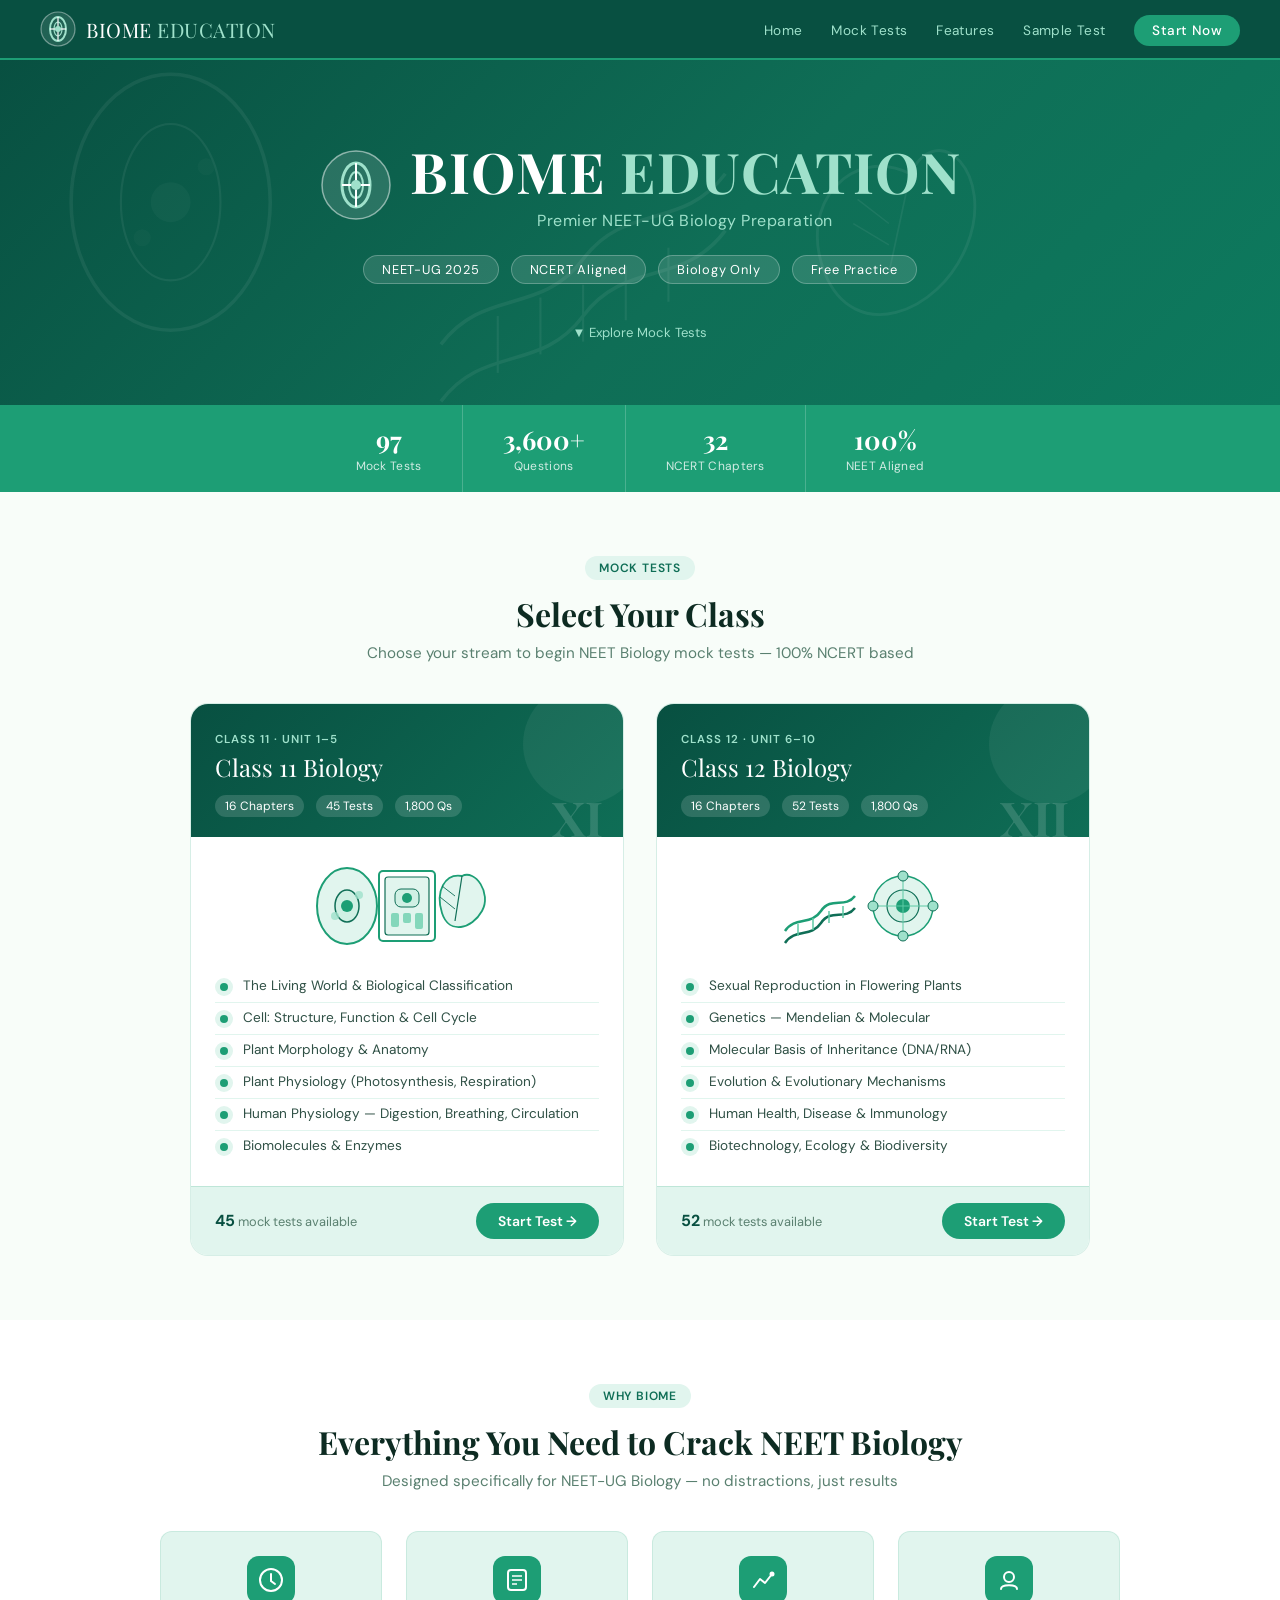
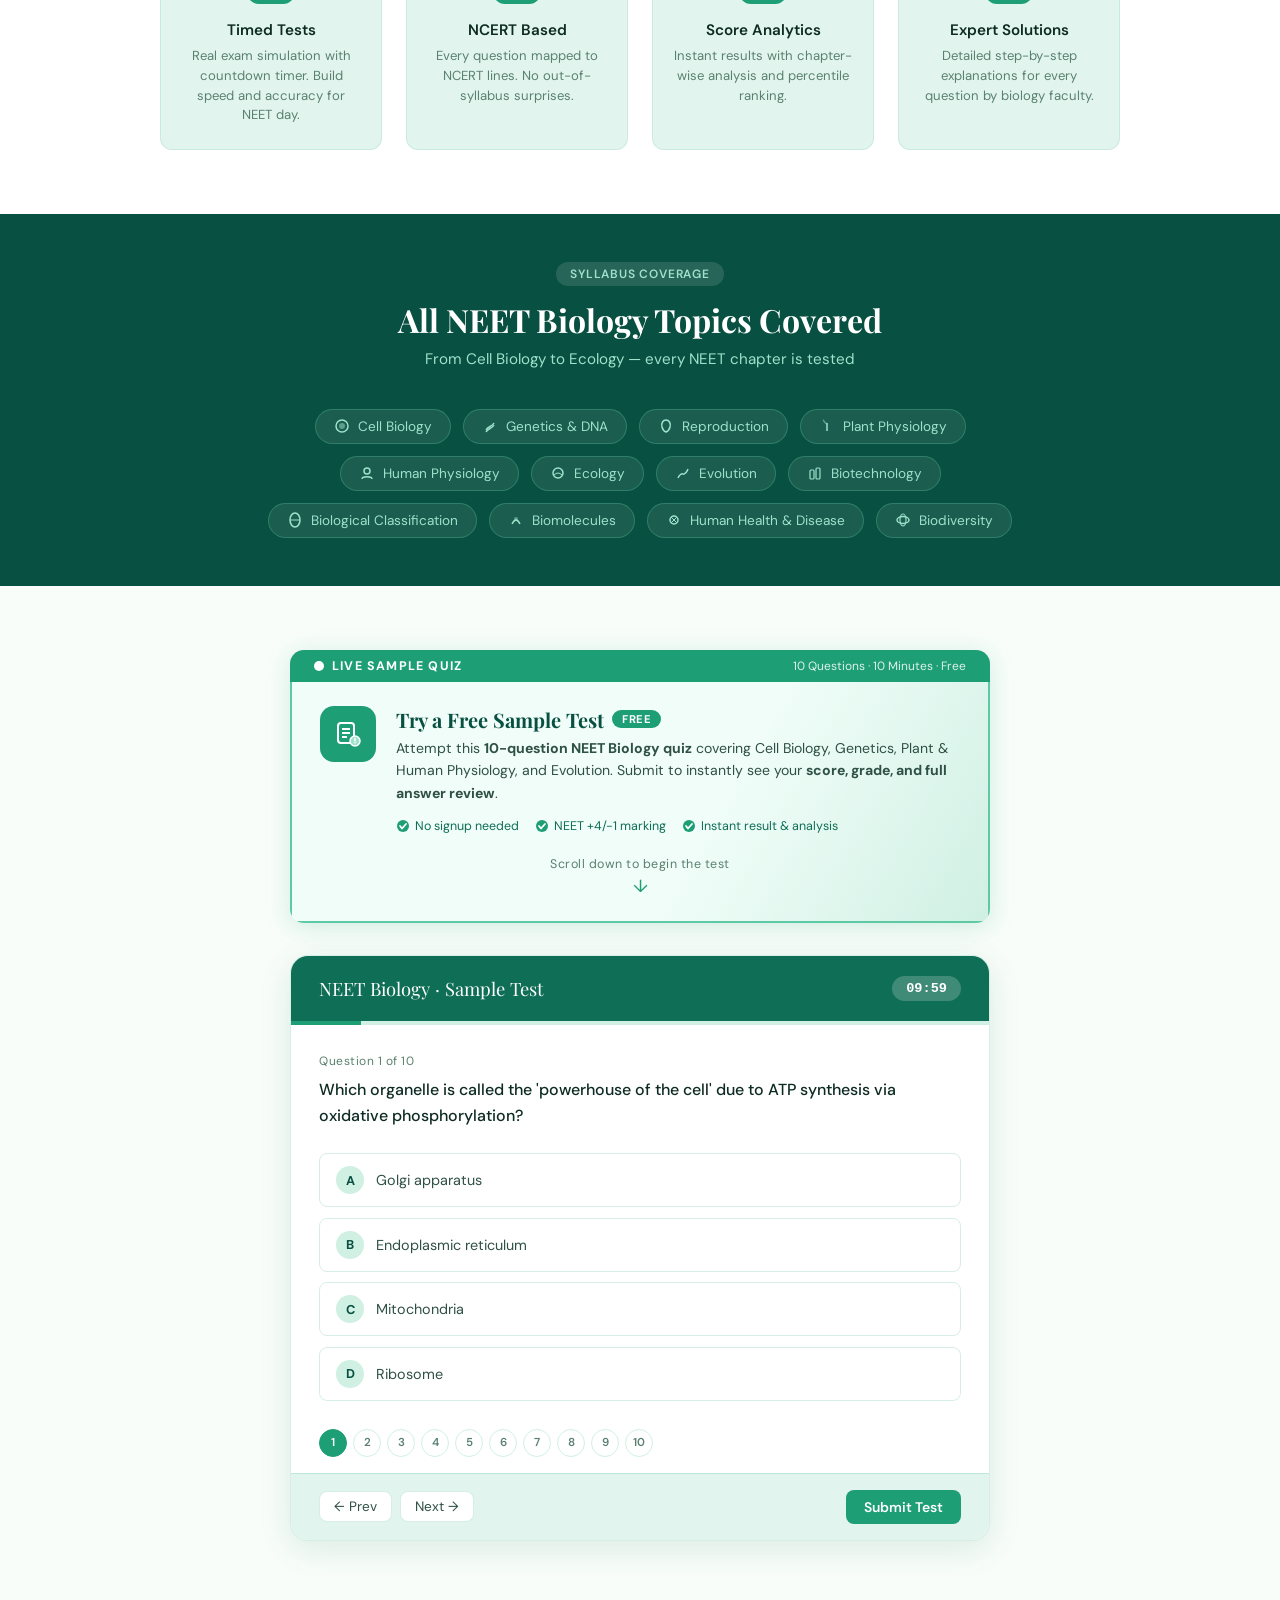
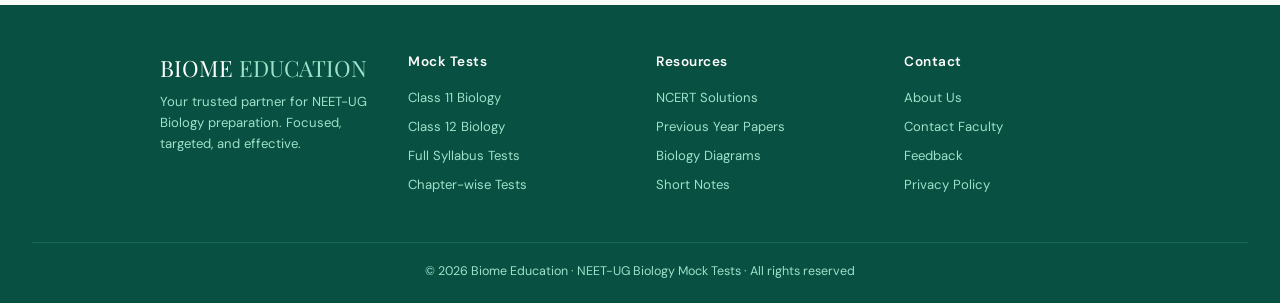
<file: index (2).html>
<!DOCTYPE html>
<html lang="en">
<head>
  <meta charset="UTF-8" />
  <meta name="viewport" content="width=device-width, initial-scale=1.0"/>
  <title>Biome Education — NEET Biology Mock Tests</title>
  <link rel="stylesheet" href="style.css" />
</head>
<body>

  <!-- ========== NAVBAR ========== -->
  <nav>
    <a class="nav-brand" href="#">
      <svg class="nav-logo-icon" viewBox="0 0 36 36" xmlns="http://www.w3.org/2000/svg">
        <circle cx="18" cy="18" r="17" fill="rgba(255,255,255,0.1)" stroke="rgba(255,255,255,0.4)" stroke-width="1.2"/>
        <ellipse cx="18" cy="18" rx="8" ry="12" fill="none" stroke="#9FE1CB" stroke-width="2"/>
        <ellipse cx="18" cy="18" rx="4" ry="7" fill="none" stroke="#9FE1CB" stroke-width="1.2"/>
        <line x1="18" y1="6" x2="18" y2="30" stroke="#fff" stroke-width="1.2"/>
        <line x1="10" y1="18" x2="26" y2="18" stroke="#fff" stroke-width="1.2"/>
        <circle cx="18" cy="18" r="3" fill="#9FE1CB"/>
      </svg>
      <span class="nav-brand-name">BIOME <span>EDUCATION</span></span>
    </a>
    <ul class="nav-links">
      <li><a href="#home">Home</a></li>
      <li><a href="#classes">Mock Tests</a></li>
      <li><a href="#features">Features</a></li>
      <li><a href="#preview">Sample Test</a></li>
      <li><a href="#classes" class="nav-cta">Start Now</a></li>
    </ul>
  </nav>

  <!-- ========== HERO ========== -->
  <section class="hero" id="home">
    <!-- Decorative background biology SVG -->
    <svg class="hero-bg" viewBox="0 0 900 400" xmlns="http://www.w3.org/2000/svg" aria-hidden="true">
      <!-- Cell -->
      <ellipse cx="120" cy="100" rx="70" ry="90" fill="none" stroke="#fff" stroke-width="2.5"/>
      <ellipse cx="120" cy="100" rx="35" ry="55" fill="none" stroke="#fff" stroke-width="1.5"/>
      <circle cx="120" cy="100" r="14" fill="#fff" opacity="0.5"/>
      <circle cx="145" cy="75" r="6" fill="#fff" opacity="0.35"/>
      <circle cx="100" cy="125" r="6" fill="#fff" opacity="0.35"/>
      <!-- DNA double helix -->
      <path d="M310 200 C340 160 380 180 410 140 C440 100 480 120 510 80" fill="none" stroke="#fff" stroke-width="2.5"/>
      <path d="M310 240 C340 200 380 220 410 180 C440 140 480 160 510 120" fill="none" stroke="#fff" stroke-width="2.5"/>
      <line x1="350" y1="180" x2="350" y2="220" stroke="#fff" stroke-width="1.5"/>
      <line x1="380" y1="167" x2="380" y2="207" stroke="#fff" stroke-width="1.5"/>
      <line x1="410" y1="158" x2="410" y2="198" stroke="#fff" stroke-width="1.5"/>
      <line x1="440" y1="145" x2="440" y2="183" stroke="#fff" stroke-width="1.5"/>
      <line x1="470" y1="132" x2="470" y2="170" stroke="#fff" stroke-width="1.5"/>
      <!-- Leaf -->
      <path d="M640 80 C600 60 560 100 580 150 C600 200 660 180 680 130 C700 80 660 40 640 80Z" fill="none" stroke="#fff" stroke-width="2"/>
      <path d="M640 80 L625 150" stroke="#fff" stroke-width="1.2"/>
      <path d="M625 130 L600 115 M625 115 L603 98" stroke="#fff" stroke-width="1"/>
      <!-- Mitochondria -->
      <ellipse cx="800" cy="280" rx="55" ry="32" fill="none" stroke="#fff" stroke-width="2"/>
      <path d="M760 280 C770 265 780 275 790 260 C800 245 810 258 820 270 C830 282 840 265 848 270" fill="none" stroke="#fff" stroke-width="1.5"/>
      <!-- Neuron -->
      <circle cx="200" cy="310" r="22" fill="none" stroke="#fff" stroke-width="2"/>
      <path d="M220 295 L255 270 M220 310 L260 310 M220 325 L255 348" stroke="#fff" stroke-width="1.5"/>
      <path d="M178 295 L143 270 M178 310 L138 310 M178 325 L143 348" stroke="#fff" stroke-width="1.5"/>
      <circle cx="200" cy="310" r="8" fill="#fff" opacity="0.4"/>
    </svg>

    <div class="hero-content">
      <div class="hero-logo">
        <svg class="hero-logo-icon" viewBox="0 0 72 72" xmlns="http://www.w3.org/2000/svg">
          <circle cx="36" cy="36" r="34" fill="rgba(255,255,255,0.12)" stroke="rgba(255,255,255,0.5)" stroke-width="1.5"/>
          <ellipse cx="36" cy="36" rx="14" ry="22" fill="none" stroke="#9FE1CB" stroke-width="3"/>
          <ellipse cx="36" cy="36" rx="7" ry="13" fill="none" stroke="#9FE1CB" stroke-width="2"/>
          <line x1="36" y1="14" x2="36" y2="58" stroke="#fff" stroke-width="2"/>
          <line x1="22" y1="36" x2="50" y2="36" stroke="#fff" stroke-width="2"/>
          <circle cx="36" cy="36" r="5" fill="#9FE1CB"/>
        </svg>
        <div>
          <h1 class="hero-title">BIOME <span>EDUCATION</span></h1>
          <p class="hero-sub">Premier NEET-UG Biology Preparation</p>
        </div>
      </div>
      <div class="hero-badges">
        <span class="badge">NEET-UG 2025</span>
        <span class="badge">NCERT Aligned</span>
        <span class="badge">Biology Only</span>
        <span class="badge">Free Practice</span>
      </div>
      <p class="hero-scroll">▼ Explore Mock Tests</p>
    </div>
  </section>

  <!-- ========== STATS BAR ========== -->
  <div class="stats-bar">
    <div class="stat-item">
      <div class="stat-num">97</div>
      <div class="stat-lbl">Mock Tests</div>
    </div>
    <div class="stat-item">
      <div class="stat-num">3,600+</div>
      <div class="stat-lbl">Questions</div>
    </div>
    <div class="stat-item">
      <div class="stat-num">32</div>
      <div class="stat-lbl">NCERT Chapters</div>
    </div>
    <div class="stat-item">
      <div class="stat-num">100%</div>
      <div class="stat-lbl">NEET Aligned</div>
    </div>
  </div>

  <!-- ========== CLASS CARDS ========== -->
  <section class="class-section" id="classes">
    <div class="section-header">
      <span class="section-tag">MOCK TESTS</span>
      <h2 class="section-title">Select Your Class</h2>
      <p class="section-desc">Choose your stream to begin NEET Biology mock tests — 100% NCERT based</p>
    </div>

    <div class="cards-grid">

      <!-- Class 11 Card -->
      <div class="class-card">
        <div class="class-card-header">
          <div class="card-class-num">XI</div>
          <div class="card-title-group">
            <div class="card-label">Class 11 · Unit 1–5</div>
            <div class="card-name">Class 11 Biology</div>
            <div class="card-meta">
              <span class="meta-pill">16 Chapters</span>
              <span class="meta-pill">45 Tests</span>
              <span class="meta-pill">1,800 Qs</span>
            </div>
          </div>
        </div>
        <div class="card-body">
          <div class="card-diag">
            <svg viewBox="0 0 200 90" width="200" xmlns="http://www.w3.org/2000/svg">
              <!-- Animal cell -->
              <ellipse cx="40" cy="45" rx="30" ry="38" fill="#E1F5EE" stroke="#1D9E75" stroke-width="2"/>
              <ellipse cx="40" cy="45" rx="12" ry="16" fill="#d0f0e4" stroke="#0F6E56" stroke-width="1.5"/>
              <circle cx="40" cy="45" r="6" fill="#1D9E75"/>
              <circle cx="52" cy="34" r="4" fill="#9FE1CB" opacity="0.8"/>
              <circle cx="28" cy="55" r="4" fill="#9FE1CB" opacity="0.8"/>
              <!-- Plant cell -->
              <rect x="72" y="10" width="56" height="70" rx="4" fill="none" stroke="#1D9E75" stroke-width="2"/>
              <rect x="78" y="16" width="44" height="58" rx="3" fill="#E1F5EE" stroke="#0F6E56" stroke-width="1.2"/>
              <rect x="88" y="28" width="24" height="18" rx="6" fill="#d0f0e4" stroke="#0F6E56" stroke-width="1"/>
              <circle cx="100" cy="37" r="5" fill="#1D9E75"/>
              <rect x="84" y="52" width="8" height="14" rx="2" fill="#5DCAA5" opacity="0.7"/>
              <rect x="96" y="52" width="8" height="10" rx="2" fill="#5DCAA5" opacity="0.7"/>
              <rect x="108" y="52" width="8" height="16" rx="2" fill="#5DCAA5" opacity="0.7"/>
              <!-- Leaf -->
              <path d="M155 15 C138 12 128 30 135 52 C142 74 165 68 175 50 C185 32 168 8 155 15Z" fill="#E1F5EE" stroke="#1D9E75" stroke-width="1.8"/>
              <path d="M155 15 L148 60" stroke="#0F6E56" stroke-width="1.2"/>
              <path d="M148 48 L133 36" stroke="#0F6E56" stroke-width="0.9"/>
              <path d="M148 35 L135 25" stroke="#0F6E56" stroke-width="0.9"/>
            </svg>
          </div>
          <ul class="chapter-list">
            <li>
              <span class="ch-dot"><svg viewBox="0 0 10 10"><circle cx="5" cy="5" r="4" fill="#1D9E75"/></svg></span>
              The Living World &amp; Biological Classification
            </li>
            <li>
              <span class="ch-dot"><svg viewBox="0 0 10 10"><circle cx="5" cy="5" r="4" fill="#1D9E75"/></svg></span>
              Cell: Structure, Function &amp; Cell Cycle
            </li>
            <li>
              <span class="ch-dot"><svg viewBox="0 0 10 10"><circle cx="5" cy="5" r="4" fill="#1D9E75"/></svg></span>
              Plant Morphology &amp; Anatomy
            </li>
            <li>
              <span class="ch-dot"><svg viewBox="0 0 10 10"><circle cx="5" cy="5" r="4" fill="#1D9E75"/></svg></span>
              Plant Physiology (Photosynthesis, Respiration)
            </li>
            <li>
              <span class="ch-dot"><svg viewBox="0 0 10 10"><circle cx="5" cy="5" r="4" fill="#1D9E75"/></svg></span>
              Human Physiology — Digestion, Breathing, Circulation
            </li>
            <li>
              <span class="ch-dot"><svg viewBox="0 0 10 10"><circle cx="5" cy="5" r="4" fill="#1D9E75"/></svg></span>
              Biomolecules &amp; Enzymes
            </li>
          </ul>
        </div>
        <div class="card-footer">
          <div class="test-count-label"><strong>45</strong> mock tests available</div>
          <a class="btn-primary" href="#">Start Test →</a>
        </div>
      </div>

      <!-- Class 12 Card -->
      <div class="class-card">
        <div class="class-card-header">
          <div class="card-class-num">XII</div>
          <div class="card-title-group">
            <div class="card-label">Class 12 · Unit 6–10</div>
            <div class="card-name">Class 12 Biology</div>
            <div class="card-meta">
              <span class="meta-pill">16 Chapters</span>
              <span class="meta-pill">52 Tests</span>
              <span class="meta-pill">1,800 Qs</span>
            </div>
          </div>
        </div>
        <div class="card-body">
          <div class="card-diag">
            <svg viewBox="0 0 200 90" width="200" xmlns="http://www.w3.org/2000/svg">
              <!-- DNA -->
              <path d="M12 70 C22 55 38 65 48 50 C58 35 72 48 82 35" fill="none" stroke="#1D9E75" stroke-width="2.5"/>
              <path d="M12 82 C22 67 38 77 48 62 C58 47 72 60 82 47" fill="none" stroke="#0F6E56" stroke-width="2.5"/>
              <line x1="25" y1="63" x2="25" y2="75" stroke="#5DCAA5" stroke-width="1.5"/>
              <line x1="40" y1="57" x2="40" y2="69" stroke="#5DCAA5" stroke-width="1.5"/>
              <line x1="56" y1="50" x2="56" y2="62" stroke="#5DCAA5" stroke-width="1.5"/>
              <line x1="70" y1="45" x2="70" y2="57" stroke="#5DCAA5" stroke-width="1.5"/>
              <!-- Flower cross-section -->
              <circle cx="130" cy="45" r="30" fill="#E1F5EE" stroke="#1D9E75" stroke-width="1.5"/>
              <circle cx="130" cy="45" r="16" fill="#d0f0e4" stroke="#0F6E56" stroke-width="1.2"/>
              <circle cx="130" cy="45" r="7" fill="#1D9E75"/>
              <line x1="130" y1="15" x2="130" y2="75" stroke="#5DCAA5" stroke-width="1"/>
              <line x1="100" y1="45" x2="160" y2="45" stroke="#5DCAA5" stroke-width="1"/>
              <circle cx="130" cy="15" r="5" fill="#9FE1CB" stroke="#0F6E56" stroke-width="1"/>
              <circle cx="130" cy="75" r="5" fill="#9FE1CB" stroke="#0F6E56" stroke-width="1"/>
              <circle cx="100" cy="45" r="5" fill="#9FE1CB" stroke="#0F6E56" stroke-width="1"/>
              <circle cx="160" cy="45" r="5" fill="#9FE1CB" stroke="#0F6E56" stroke-width="1"/>
            </svg>
          </div>
          <ul class="chapter-list">
            <li>
              <span class="ch-dot"><svg viewBox="0 0 10 10"><circle cx="5" cy="5" r="4" fill="#1D9E75"/></svg></span>
              Sexual Reproduction in Flowering Plants
            </li>
            <li>
              <span class="ch-dot"><svg viewBox="0 0 10 10"><circle cx="5" cy="5" r="4" fill="#1D9E75"/></svg></span>
              Genetics — Mendelian &amp; Molecular
            </li>
            <li>
              <span class="ch-dot"><svg viewBox="0 0 10 10"><circle cx="5" cy="5" r="4" fill="#1D9E75"/></svg></span>
              Molecular Basis of Inheritance (DNA/RNA)
            </li>
            <li>
              <span class="ch-dot"><svg viewBox="0 0 10 10"><circle cx="5" cy="5" r="4" fill="#1D9E75"/></svg></span>
              Evolution &amp; Evolutionary Mechanisms
            </li>
            <li>
              <span class="ch-dot"><svg viewBox="0 0 10 10"><circle cx="5" cy="5" r="4" fill="#1D9E75"/></svg></span>
              Human Health, Disease &amp; Immunology
            </li>
            <li>
              <span class="ch-dot"><svg viewBox="0 0 10 10"><circle cx="5" cy="5" r="4" fill="#1D9E75"/></svg></span>
              Biotechnology, Ecology &amp; Biodiversity
            </li>
          </ul>
        </div>
        <div class="card-footer">
          <div class="test-count-label"><strong>52</strong> mock tests available</div>
          <a class="btn-primary" href="#">Start Test →</a>
        </div>
      </div>

    </div>
  </section>

  <!-- ========== FEATURES ========== -->
  <section class="features-section" id="features">
    <div class="section-header">
      <span class="section-tag">WHY BIOME</span>
      <h2 class="section-title">Everything You Need to Crack NEET Biology</h2>
      <p class="section-desc">Designed specifically for NEET-UG Biology — no distractions, just results</p>
    </div>
    <div class="features-grid">

      <div class="feature-card">
        <div class="feature-icon">
          <svg width="26" height="26" viewBox="0 0 26 26" fill="none" xmlns="http://www.w3.org/2000/svg">
            <circle cx="13" cy="13" r="11" stroke="#fff" stroke-width="2"/>
            <path d="M13 7 L13 14 L17 17" stroke="#fff" stroke-width="2" stroke-linecap="round"/>
          </svg>
        </div>
        <div class="feature-title">Timed Tests</div>
        <div class="feature-desc">Real exam simulation with countdown timer. Build speed and accuracy for NEET day.</div>
      </div>

      <div class="feature-card">
        <div class="feature-icon">
          <svg width="26" height="26" viewBox="0 0 26 26" fill="none" xmlns="http://www.w3.org/2000/svg">
            <rect x="4" y="3" width="18" height="20" rx="3" stroke="#fff" stroke-width="2"/>
            <line x1="8" y1="9" x2="18" y2="9" stroke="#fff" stroke-width="1.5"/>
            <line x1="8" y1="13" x2="18" y2="13" stroke="#fff" stroke-width="1.5"/>
            <line x1="8" y1="17" x2="13" y2="17" stroke="#fff" stroke-width="1.5"/>
          </svg>
        </div>
        <div class="feature-title">NCERT Based</div>
        <div class="feature-desc">Every question mapped to NCERT lines. No out-of-syllabus surprises.</div>
      </div>

      <div class="feature-card">
        <div class="feature-icon">
          <svg width="26" height="26" viewBox="0 0 26 26" fill="none" xmlns="http://www.w3.org/2000/svg">
            <polyline points="4,20 10,12 15,16 22,7" stroke="#fff" stroke-width="2" stroke-linecap="round" stroke-linejoin="round"/>
            <circle cx="22" cy="7" r="2.5" fill="#fff"/>
          </svg>
        </div>
        <div class="feature-title">Score Analytics</div>
        <div class="feature-desc">Instant results with chapter-wise analysis and percentile ranking.</div>
      </div>

      <div class="feature-card">
        <div class="feature-icon">
          <svg width="26" height="26" viewBox="0 0 26 26" fill="none" xmlns="http://www.w3.org/2000/svg">
            <circle cx="13" cy="10" r="5" stroke="#fff" stroke-width="2"/>
            <path d="M5 22 C5 17 21 17 21 22" stroke="#fff" stroke-width="2" stroke-linecap="round"/>
          </svg>
        </div>
        <div class="feature-title">Expert Solutions</div>
        <div class="feature-desc">Detailed step-by-step explanations for every question by biology faculty.</div>
      </div>

    </div>
  </section>

  <!-- ========== TOPICS / DIAGRAM SECTION ========== -->
  <section class="diagram-section">
    <div class="section-header">
      <span class="section-tag">SYLLABUS COVERAGE</span>
      <h2 class="section-title">All NEET Biology Topics Covered</h2>
      <p class="section-desc">From Cell Biology to Ecology — every NEET chapter is tested</p>
    </div>
    <div class="topic-chips">
      <div class="topic-chip">
        <svg viewBox="0 0 16 16" fill="none"><circle cx="8" cy="8" r="6" stroke="#9FE1CB" stroke-width="1.5"/><circle cx="8" cy="8" r="3" fill="#9FE1CB" opacity="0.5"/></svg>
        Cell Biology
      </div>
      <div class="topic-chip">
        <svg viewBox="0 0 16 16" fill="none"><path d="M4 12 C6 8 10 9 12 5" stroke="#9FE1CB" stroke-width="1.5"/><path d="M4 14 C6 10 10 11 12 7" stroke="#9FE1CB" stroke-width="1.5"/></svg>
        Genetics &amp; DNA
      </div>
      <div class="topic-chip">
        <svg viewBox="0 0 16 16" fill="none"><path d="M8 2 C5 2 3 5 4 9 C5 13 8 14 8 14 C8 14 11 13 12 9 C13 5 11 2 8 2Z" stroke="#9FE1CB" stroke-width="1.5"/></svg>
        Reproduction
      </div>
      <div class="topic-chip">
        <svg viewBox="0 0 16 16" fill="none"><path d="M8 13 L8 5" stroke="#9FE1CB" stroke-width="1.5"/><path d="M8 7 C5 5 3 3 4 1 C6 3 7 5 8 5" fill="#9FE1CB" opacity="0.5"/></svg>
        Plant Physiology
      </div>
      <div class="topic-chip">
        <svg viewBox="0 0 16 16" fill="none"><circle cx="8" cy="6" r="3" stroke="#9FE1CB" stroke-width="1.5"/><path d="M3 14 C3 11 13 11 13 14" stroke="#9FE1CB" stroke-width="1.5"/></svg>
        Human Physiology
      </div>
      <div class="topic-chip">
        <svg viewBox="0 0 16 16" fill="none"><circle cx="8" cy="8" r="5" stroke="#9FE1CB" stroke-width="1.5"/><path d="M4 10 Q8 6 12 10" stroke="#9FE1CB" stroke-width="1"/></svg>
        Ecology
      </div>
      <div class="topic-chip">
        <svg viewBox="0 0 16 16" fill="none"><path d="M3 13 C4 10 7 8 8 9 C9 10 12 7 13 4" stroke="#9FE1CB" stroke-width="1.5"/></svg>
        Evolution
      </div>
      <div class="topic-chip">
        <svg viewBox="0 0 16 16" fill="none"><rect x="3" y="5" width="4" height="9" rx="1" stroke="#9FE1CB" stroke-width="1.2"/><rect x="9" y="3" width="4" height="11" rx="1" stroke="#9FE1CB" stroke-width="1.2"/></svg>
        Biotechnology
      </div>
      <div class="topic-chip">
        <svg viewBox="0 0 16 16" fill="none"><ellipse cx="8" cy="8" rx="5" ry="7" stroke="#9FE1CB" stroke-width="1.5"/><line x1="3" y1="8" x2="13" y2="8" stroke="#9FE1CB" stroke-width="1"/></svg>
        Biological Classification
      </div>
      <div class="topic-chip">
        <svg viewBox="0 0 16 16" fill="none"><path d="M4 12 Q8 4 12 12" stroke="#9FE1CB" stroke-width="1.5"/><circle cx="8" cy="7" r="2" fill="#9FE1CB" opacity="0.5"/></svg>
        Biomolecules
      </div>
      <div class="topic-chip">
        <svg viewBox="0 0 16 16" fill="none"><circle cx="8" cy="8" r="4" stroke="#9FE1CB" stroke-width="1.5"/><path d="M5 5 L11 11 M5 11 L11 5" stroke="#9FE1CB" stroke-width="1"/></svg>
        Human Health &amp; Disease
      </div>
      <div class="topic-chip">
        <svg viewBox="0 0 16 16" fill="none"><ellipse cx="8" cy="8" rx="6" ry="3.5" stroke="#9FE1CB" stroke-width="1.5"/><ellipse cx="8" cy="8" rx="3" ry="6" stroke="#9FE1CB" stroke-width="1.2"/></svg>
        Biodiversity
      </div>
    </div>
  </section>

  <!-- ========== SAMPLE TEST (LIVE) ========== -->
  <section class="test-preview-section" id="preview">

    <!-- Attention banner -->
    <div style="max-width:700px;margin:0 auto 2rem;border-radius:14px;overflow:hidden;box-shadow:0 4px 24px rgba(29,158,117,0.18);">

      <!-- Flashing top strip -->
      <div style="background:#1D9E75;padding:8px 1.5rem;display:flex;align-items:center;justify-content:space-between;gap:10px;">
        <div style="display:flex;align-items:center;gap:8px;">
          <span style="display:inline-block;width:10px;height:10px;border-radius:50%;background:#fff;animation:pulse-dot 1.2s infinite;"></span>
          <span style="font-size:0.78rem;font-weight:700;color:#fff;letter-spacing:1.2px;text-transform:uppercase;">Live Sample Quiz</span>
        </div>
        <span style="font-size:0.75rem;color:rgba(255,255,255,0.85);">10 Questions · 10 Minutes · Free</span>
      </div>

      <!-- Main highlight card -->
      <div style="background:linear-gradient(120deg,#f0fdf8 60%,#d0f0e4 100%);border:2px solid #5DCAA5;border-top:none;padding:1.5rem 1.75rem;">
        <div style="display:flex;align-items:flex-start;gap:1.25rem;flex-wrap:wrap;">

          <!-- Icon -->
          <div style="width:56px;height:56px;border-radius:14px;background:#1D9E75;display:flex;align-items:center;justify-content:center;flex-shrink:0;">
            <svg width="28" height="28" viewBox="0 0 28 28" fill="none" xmlns="http://www.w3.org/2000/svg">
              <rect x="4" y="3" width="16" height="20" rx="3" stroke="#fff" stroke-width="2"/>
              <line x1="8" y1="9" x2="16" y2="9" stroke="#fff" stroke-width="1.8"/>
              <line x1="8" y1="13" x2="16" y2="13" stroke="#fff" stroke-width="1.8"/>
              <line x1="8" y1="17" x2="13" y2="17" stroke="#fff" stroke-width="1.8"/>
              <circle cx="21" cy="21" r="5" fill="#9FE1CB" stroke="#fff" stroke-width="1.5"/>
              <line x1="21" y1="18.5" x2="21" y2="21" stroke="#fff" stroke-width="1.5" stroke-linecap="round"/>
              <circle cx="21" cy="22.8" r="0.8" fill="#fff"/>
            </svg>
          </div>

          <!-- Text -->
          <div style="flex:1;min-width:180px;">
            <div style="display:flex;align-items:center;gap:8px;flex-wrap:wrap;margin-bottom:4px;">
              <h2 style="font-family:'Playfair Display',serif;font-size:1.25rem;color:#085041;margin:0;">Try a Free Sample Test</h2>
              <span style="background:#1D9E75;color:#fff;font-size:0.7rem;font-weight:700;padding:2px 10px;border-radius:10px;letter-spacing:0.5px;">FREE</span>
            </div>
            <p style="font-size:0.88rem;color:#2f5045;line-height:1.6;margin:0;">
              Attempt this <strong>10-question NEET Biology quiz</strong> covering Cell Biology, Genetics, Plant &amp; Human Physiology, and Evolution. Submit to instantly see your <strong>score, grade, and full answer review</strong>.
            </p>
            <!-- Checklist -->
            <div style="display:flex;gap:1rem;flex-wrap:wrap;margin-top:0.85rem;">
              <span style="font-size:0.78rem;color:#0F6E56;display:flex;align-items:center;gap:5px;">
                <svg width="14" height="14" viewBox="0 0 14 14" fill="none"><circle cx="7" cy="7" r="6" fill="#1D9E75"/><polyline points="4,7 6,9.5 10,5" stroke="#fff" stroke-width="1.8" stroke-linecap="round" stroke-linejoin="round"/></svg>
                No signup needed
              </span>
              <span style="font-size:0.78rem;color:#0F6E56;display:flex;align-items:center;gap:5px;">
                <svg width="14" height="14" viewBox="0 0 14 14" fill="none"><circle cx="7" cy="7" r="6" fill="#1D9E75"/><polyline points="4,7 6,9.5 10,5" stroke="#fff" stroke-width="1.8" stroke-linecap="round" stroke-linejoin="round"/></svg>
                NEET +4/−1 marking
              </span>
              <span style="font-size:0.78rem;color:#0F6E56;display:flex;align-items:center;gap:5px;">
                <svg width="14" height="14" viewBox="0 0 14 14" fill="none"><circle cx="7" cy="7" r="6" fill="#1D9E75"/><polyline points="4,7 6,9.5 10,5" stroke="#fff" stroke-width="1.8" stroke-linecap="round" stroke-linejoin="round"/></svg>
                Instant result &amp; analysis
              </span>
            </div>
          </div>
        </div>

        <!-- Arrow pointing down -->
        <div style="text-align:center;margin-top:1.1rem;">
          <span style="font-size:0.78rem;color:#5a8070;letter-spacing:0.5px;">Scroll down to begin the test</span>
          <div style="font-size:1.1rem;color:#1D9E75;animation:bounce-arrow 1.4s infinite;margin-top:2px;">↓</div>
        </div>
      </div>
    </div>

    <style>
      @keyframes pulse-dot {
        0%,100% { opacity:1; transform:scale(1); }
        50%      { opacity:0.4; transform:scale(0.7); }
      }
      @keyframes bounce-arrow {
        0%,100% { transform:translateY(0); }
        50%      { transform:translateY(5px); }
      }
    </style>

    <!-- QUIZ PANEL -->
    <div class="test-card" id="quiz-panel">
      <div class="test-card-header">
        <div class="test-card-title" id="quiz-title">NEET Biology · Sample Test</div>
        <div class="timer-badge" id="timer">10:00</div>
      </div>

      <!-- Progress bar -->
      <div style="height:4px;background:#d0f0e4;">
        <div id="progress-bar" style="height:4px;background:#1D9E75;width:10%;transition:width 0.3s;"></div>
      </div>

      <div class="question-area" id="question-area">
        <div class="q-number" id="q-number">Question 1 of 10</div>
        <div class="q-text" id="q-text"></div>
        <ul class="options-list" id="options-list"></ul>
      </div>

      <!-- Question dots navigation -->
      <div style="padding:0 1.75rem 1rem;display:flex;gap:6px;flex-wrap:wrap;" id="q-dots"></div>

      <div class="test-card-footer">
        <div class="q-nav">
          <button id="btn-prev" onclick="goTo(currentQ - 1)">← Prev</button>
          <button id="btn-next" onclick="goTo(currentQ + 1)">Next →</button>
        </div>
        <button class="btn-primary btn-submit" id="btn-submit" onclick="submitTest()">Submit Test</button>
      </div>
    </div>

    <!-- RESULT PANEL (hidden until submit) -->
    <div class="test-card" id="result-panel" style="display:none;">

      <!-- Result header with grade colour -->
      <div id="result-header" class="test-card-header" style="flex-direction:column;align-items:center;gap:8px;padding:2rem 1.75rem;">
        <div id="result-emoji" style="font-size:2.8rem;"></div>
        <div id="result-grade" style="font-size:1.4rem;font-family:'Playfair Display',serif;color:#fff;text-align:center;"></div>
        <div id="result-subtitle" style="font-size:0.88rem;color:rgba(255,255,255,0.8);text-align:center;"></div>
      </div>

      <!-- Score cards -->
      <div style="display:grid;grid-template-columns:repeat(4,1fr);gap:1px;background:var(--border);">
        <div style="background:#fff;padding:1rem;text-align:center;">
          <div style="font-size:1.6rem;font-weight:700;color:#1D9E75;" id="r-score">0</div>
          <div style="font-size:0.72rem;color:#5a8070;margin-top:2px;">Score</div>
        </div>
        <div style="background:#fff;padding:1rem;text-align:center;">
          <div style="font-size:1.6rem;font-weight:700;color:#1D9E75;" id="r-correct">0</div>
          <div style="font-size:0.72rem;color:#5a8070;margin-top:2px;">Correct</div>
        </div>
        <div style="background:#fff;padding:1rem;text-align:center;">
          <div style="font-size:1.6rem;font-weight:700;color:#c0392b;" id="r-wrong">0</div>
          <div style="font-size:0.72rem;color:#5a8070;margin-top:2px;">Wrong</div>
        </div>
        <div style="background:#fff;padding:1rem;text-align:center;">
          <div style="font-size:1.6rem;font-weight:700;color:#888;" id="r-skip">0</div>
          <div style="font-size:0.72rem;color:#5a8070;margin-top:2px;">Skipped</div>
        </div>
      </div>

      <!-- NEET marking info -->
      <div style="padding:0.75rem 1.75rem;background:#f8fdf9;border-bottom:1px solid var(--border);font-size:0.78rem;color:#5a8070;text-align:center;">
        NEET Marking: +4 per correct · −1 per wrong · 0 for skipped
      </div>

      <!-- Question-wise review -->
      <div style="padding:1.5rem 1.75rem;" id="review-list"></div>

      <!-- Retake button -->
      <div style="padding:1rem 1.75rem;border-top:1px solid var(--border);text-align:center;">
        <button class="btn-primary" onclick="restartTest()" style="padding:10px 32px;">↺ Retake Test</button>
      </div>
    </div>

  </section>

  <!-- ========== FOOTER ========== -->
  <footer>
    <div class="footer-grid">
      <div class="footer-brand">
        <div class="brand-name">BIOME <span>EDUCATION</span></div>
        <p>Your trusted partner for NEET-UG Biology preparation. Focused, targeted, and effective.</p>
      </div>
      <div class="footer-col">
        <h4>Mock Tests</h4>
        <ul>
          <li><a href="#">Class 11 Biology</a></li>
          <li><a href="#">Class 12 Biology</a></li>
          <li><a href="#">Full Syllabus Tests</a></li>
          <li><a href="#">Chapter-wise Tests</a></li>
        </ul>
      </div>
      <div class="footer-col">
        <h4>Resources</h4>
        <ul>
          <li><a href="#">NCERT Solutions</a></li>
          <li><a href="#">Previous Year Papers</a></li>
          <li><a href="#">Biology Diagrams</a></li>
          <li><a href="#">Short Notes</a></li>
        </ul>
      </div>
      <div class="footer-col">
        <h4>Contact</h4>
        <ul>
          <li><a href="#">About Us</a></li>
          <li><a href="#">Contact Faculty</a></li>
          <li><a href="#">Feedback</a></li>
          <li><a href="#">Privacy Policy</a></li>
        </ul>
      </div>
    </div>
    <div class="footer-bottom">
      © 2026 Biome Education · NEET-UG Biology Mock Tests · All rights reserved
    </div>
  </footer>

  <!-- ========== JAVASCRIPT ========== -->
  <script>
    /* ── QUESTION BANK ── */
    var questions = [
      {
        q: "Which organelle is called the 'powerhouse of the cell' due to ATP synthesis via oxidative phosphorylation?",
        opts: ["Golgi apparatus", "Endoplasmic reticulum", "Mitochondria", "Ribosome"],
        ans: 2,
        topic: "Cell Biology",
        exp: "Mitochondria produce ATP through oxidative phosphorylation, earning the name 'powerhouse of the cell'."
      },
      {
        q: "Photosynthesis takes place in which part of the plant cell?",
        opts: ["Mitochondria", "Nucleus", "Chloroplast", "Vacuole"],
        ans: 2,
        topic: "Plant Physiology",
        exp: "Chloroplasts contain chlorophyll and are the site of photosynthesis in plant cells."
      },
      {
        q: "Which nitrogenous base is found in RNA but NOT in DNA?",
        opts: ["Adenine", "Guanine", "Thymine", "Uracil"],
        ans: 3,
        topic: "Genetics & Molecular Biology",
        exp: "RNA contains Uracil instead of Thymine. DNA has Thymine while RNA replaces it with Uracil."
      },
      {
        q: "The process by which plants lose water through their leaves is called:",
        opts: ["Osmosis", "Transpiration", "Respiration", "Guttation"],
        ans: 1,
        topic: "Plant Physiology",
        exp: "Transpiration is the loss of water vapour from plant surfaces, mainly through stomata in leaves."
      },
      {
        q: "Which blood group is known as the 'universal donor'?",
        opts: ["A", "B", "AB", "O"],
        ans: 3,
        topic: "Human Physiology",
        exp: "Blood group O (O negative) is the universal donor because it lacks A and B antigens on red blood cells."
      },
      {
        q: "Mendel's Law of Independent Assortment applies to genes located on:",
        opts: ["Same chromosome", "Different chromosomes", "X chromosome only", "Mitochondrial DNA"],
        ans: 1,
        topic: "Genetics",
        exp: "Independent assortment applies to genes on different (non-homologous) chromosomes, as they segregate independently during meiosis."
      },
      {
        q: "Which part of the human brain controls balance and coordination?",
        opts: ["Cerebrum", "Medulla oblongata", "Cerebellum", "Hypothalamus"],
        ans: 2,
        topic: "Human Physiology",
        exp: "The cerebellum is responsible for coordination of voluntary movements, balance, and fine motor control."
      },
      {
        q: "DNA replication occurs during which phase of the cell cycle?",
        opts: ["G1 phase", "S phase", "G2 phase", "M phase"],
        ans: 1,
        topic: "Cell Biology",
        exp: "DNA synthesis and replication occur during the S (Synthesis) phase of interphase in the cell cycle."
      },
      {
        q: "Which enzyme is responsible for breaking down starch into maltose in the human digestive system?",
        opts: ["Pepsin", "Lipase", "Amylase", "Trypsin"],
        ans: 2,
        topic: "Human Physiology",
        exp: "Amylase (salivary and pancreatic) breaks down starch into maltose. It begins digestion in the mouth."
      },
      {
        q: "The theory of evolution by natural selection was proposed by:",
        opts: ["Gregor Mendel", "Louis Pasteur", "Charles Darwin", "Jean-Baptiste Lamarck"],
        ans: 2,
        topic: "Evolution",
        exp: "Charles Darwin proposed the theory of evolution by natural selection in his 1859 book 'On the Origin of Species'."
      }
    ];

    /* ── STATE ── */
    var currentQ = 0;
    var userAnswers = new Array(questions.length).fill(-1);
    var timerSeconds = 10 * 60;
    var timerInterval = null;
    var testSubmitted = false;

    /* ── INIT ── */
    function initTest() {
      currentQ = 0;
      userAnswers = new Array(questions.length).fill(-1);
      timerSeconds = 10 * 60;
      testSubmitted = false;
      document.getElementById('quiz-panel').style.display = 'block';
      document.getElementById('result-panel').style.display = 'none';
      buildDots();
      renderQuestion();
      startTimer();
    }

    /* ── TIMER ── */
    function startTimer() {
      clearInterval(timerInterval);
      timerInterval = setInterval(function() {
        if (timerSeconds <= 0) {
          clearInterval(timerInterval);
          submitTest();
          return;
        }
        timerSeconds--;
        var m = Math.floor(timerSeconds / 60).toString().padStart(2, '0');
        var s = (timerSeconds % 60).toString().padStart(2, '0');
        var el = document.getElementById('timer');
        if (el) {
          el.textContent = m + ':' + s;
          el.style.background = timerSeconds < 60 ? 'rgba(192,57,43,0.5)' : 'rgba(255,255,255,0.2)';
        }
      }, 1000);
    }

    /* ── RENDER QUESTION ── */
    function renderQuestion() {
      var q = questions[currentQ];
      document.getElementById('q-number').textContent = 'Question ' + (currentQ + 1) + ' of ' + questions.length;
      document.getElementById('q-text').textContent = q.q;
      document.getElementById('progress-bar').style.width = (((currentQ + 1) / questions.length) * 100) + '%';

      var keys = ['A', 'B', 'C', 'D'];
      var list = document.getElementById('options-list');
      list.innerHTML = '';
      q.opts.forEach(function(opt, i) {
        var li = document.createElement('li');
        li.className = 'option' + (userAnswers[currentQ] === i ? ' selected' : '');
        li.innerHTML = '<span class="option-key">' + keys[i] + '</span>' + opt;
        li.onclick = (function(idx) {
          return function() { selectAnswer(idx); };
        })(i);
        list.appendChild(li);
      });

      document.getElementById('btn-prev').disabled = currentQ === 0;
      document.getElementById('btn-next').disabled = currentQ === questions.length - 1;
      updateDots();
    }

    /* ── SELECT ANSWER ── */
    function selectAnswer(idx) {
      if (testSubmitted) return;
      userAnswers[currentQ] = idx;
      renderQuestion();
      updateDots();
    }

    /* ── NAVIGATION ── */
    function goTo(idx) {
      if (idx < 0 || idx >= questions.length) return;
      currentQ = idx;
      renderQuestion();
    }

    /* ── DOTS ── */
    function buildDots() {
      var container = document.getElementById('q-dots');
      container.innerHTML = '';
      questions.forEach(function(_, i) {
        var dot = document.createElement('div');
        dot.id = 'dot-' + i;
        dot.onclick = (function(idx) { return function() { goTo(idx); }; })(i);
        dot.style.cssText = 'width:28px;height:28px;border-radius:50%;display:flex;align-items:center;justify-content:center;font-size:0.72rem;font-weight:600;cursor:pointer;border:1.5px solid #d0f0e4;background:#fff;color:#5a8070;transition:all 0.15s;';
        dot.textContent = i + 1;
        container.appendChild(dot);
      });
    }

    function updateDots() {
      questions.forEach(function(_, i) {
        var dot = document.getElementById('dot-' + i);
        if (!dot) return;
        if (i === currentQ) {
          dot.style.background = '#1D9E75';
          dot.style.color = '#fff';
          dot.style.borderColor = '#1D9E75';
        } else if (userAnswers[i] !== -1) {
          dot.style.background = '#E1F5EE';
          dot.style.color = '#085041';
          dot.style.borderColor = '#5DCAA5';
        } else {
          dot.style.background = '#fff';
          dot.style.color = '#5a8070';
          dot.style.borderColor = '#d0f0e4';
        }
      });
    }

    /* ── SUBMIT & RESULT ── */
    function submitTest() {
      if (testSubmitted) return;
      testSubmitted = true;
      clearInterval(timerInterval);

      var correct = 0, wrong = 0, skipped = 0;
      userAnswers.forEach(function(ans, i) {
        if (ans === -1) skipped++;
        else if (ans === questions[i].ans) correct++;
        else wrong++;
      });

      /* NEET marking: +4 correct, -1 wrong */
      var neetScore = (correct * 4) - (wrong * 1);
      var maxScore = questions.length * 4;
      var pct = Math.round((correct / questions.length) * 100);

      /* Grade + message */
      var emoji, grade, subtitle, headerBg;
      if (pct >= 80) {
        emoji = '🏆'; grade = 'Future Doctor!';
        subtitle = 'Outstanding performance! You are NEET ready. Keep up this brilliance.';
        headerBg = 'linear-gradient(135deg,#085041,#1D9E75)';
      } else if (pct >= 60) {
        emoji = '👍'; grade = 'Well Done!';
        subtitle = 'Good effort! A little more revision and you will be unstoppable.';
        headerBg = 'linear-gradient(135deg,#0F6E56,#5DCAA5)';
      } else if (pct >= 40) {
        emoji = '📚'; grade = 'Keep Practising!';
        subtitle = 'You are on the right track. Focus on weak topics and attempt more tests.';
        headerBg = 'linear-gradient(135deg,#ba7517,#ef9f27)';
      } else {
        emoji = '💪'; grade = 'Needs More Practice';
        subtitle = 'Do not give up! Revise NCERT thoroughly and attempt the test again.';
        headerBg = 'linear-gradient(135deg,#993c1d,#d85a30)';
      }

      /* Fill result panel */
      document.getElementById('result-emoji').textContent = emoji;
      document.getElementById('result-grade').textContent = grade;
      document.getElementById('result-subtitle').textContent = subtitle;
      document.getElementById('result-header').style.background = headerBg;
      document.getElementById('r-score').textContent = neetScore + ' / ' + maxScore;
      document.getElementById('r-correct').textContent = correct;
      document.getElementById('r-wrong').textContent = wrong;
      document.getElementById('r-skip').textContent = skipped;

      /* Question-wise review */
      var reviewList = document.getElementById('review-list');
      reviewList.innerHTML = '<h3 style="font-family:\'Playfair Display\',serif;font-size:1.05rem;color:#0d2b22;margin-bottom:1rem;">Question-wise Review</h3>';
      var keys = ['A', 'B', 'C', 'D'];
      questions.forEach(function(q, i) {
        var ua = userAnswers[i];
        var isCorrect = ua === q.ans;
        var isSkipped = ua === -1;
        var statusColor = isSkipped ? '#888' : (isCorrect ? '#1D9E75' : '#c0392b');
        var statusText  = isSkipped ? 'Skipped' : (isCorrect ? '✓ Correct' : '✗ Wrong');
        var statusBg    = isSkipped ? '#f0f0f0' : (isCorrect ? '#E1F5EE' : '#fdecea');

        var div = document.createElement('div');
        div.style.cssText = 'margin-bottom:1rem;border:1px solid #e0f0e8;border-radius:10px;overflow:hidden;';
        div.innerHTML =
          '<div style="padding:0.85rem 1rem;background:' + statusBg + ';display:flex;justify-content:space-between;align-items:flex-start;gap:10px;">' +
            '<div style="font-size:0.88rem;color:#0d2b22;font-weight:500;flex:1;">Q' + (i+1) + '. ' + q.q + '</div>' +
            '<span style="font-size:0.75rem;font-weight:600;color:' + statusColor + ';white-space:nowrap;">' + statusText + '</span>' +
          '</div>' +
          '<div style="padding:0.75rem 1rem;background:#fff;">' +
            (ua !== -1 && !isCorrect ? '<div style="font-size:0.8rem;color:#c0392b;margin-bottom:4px;">Your answer: <strong>' + keys[ua] + '. ' + q.opts[ua] + '</strong></div>' : '') +
            '<div style="font-size:0.8rem;color:#1D9E75;margin-bottom:6px;">Correct answer: <strong>' + keys[q.ans] + '. ' + q.opts[q.ans] + '</strong></div>' +
            '<div style="font-size:0.78rem;color:#5a8070;line-height:1.5;border-top:1px dashed #d0f0e4;padding-top:6px;"><em>Explanation:</em> ' + q.exp + '</div>' +
          '</div>';
        reviewList.appendChild(div);
      });

      /* Swap panels */
      document.getElementById('quiz-panel').style.display = 'none';
      document.getElementById('result-panel').style.display = 'block';
      document.getElementById('result-panel').scrollIntoView({ behavior: 'smooth', block: 'start' });
    }

    /* ── RESTART ── */
    function restartTest() {
      initTest();
      document.getElementById('quiz-panel').scrollIntoView({ behavior: 'smooth', block: 'start' });
    }

    /* ── SMOOTH SCROLL FOR NAV ── */
    document.querySelectorAll('a[href^="#"]').forEach(function(a) {
      a.addEventListener('click', function(e) {
        var target = document.querySelector(this.getAttribute('href'));
        if (target) {
          e.preventDefault();
          target.scrollIntoView({ behavior: 'smooth' });
        }
      });
    });

    /* ── START ── */
    initTest();
  </script>

</body>
</html>
</file>
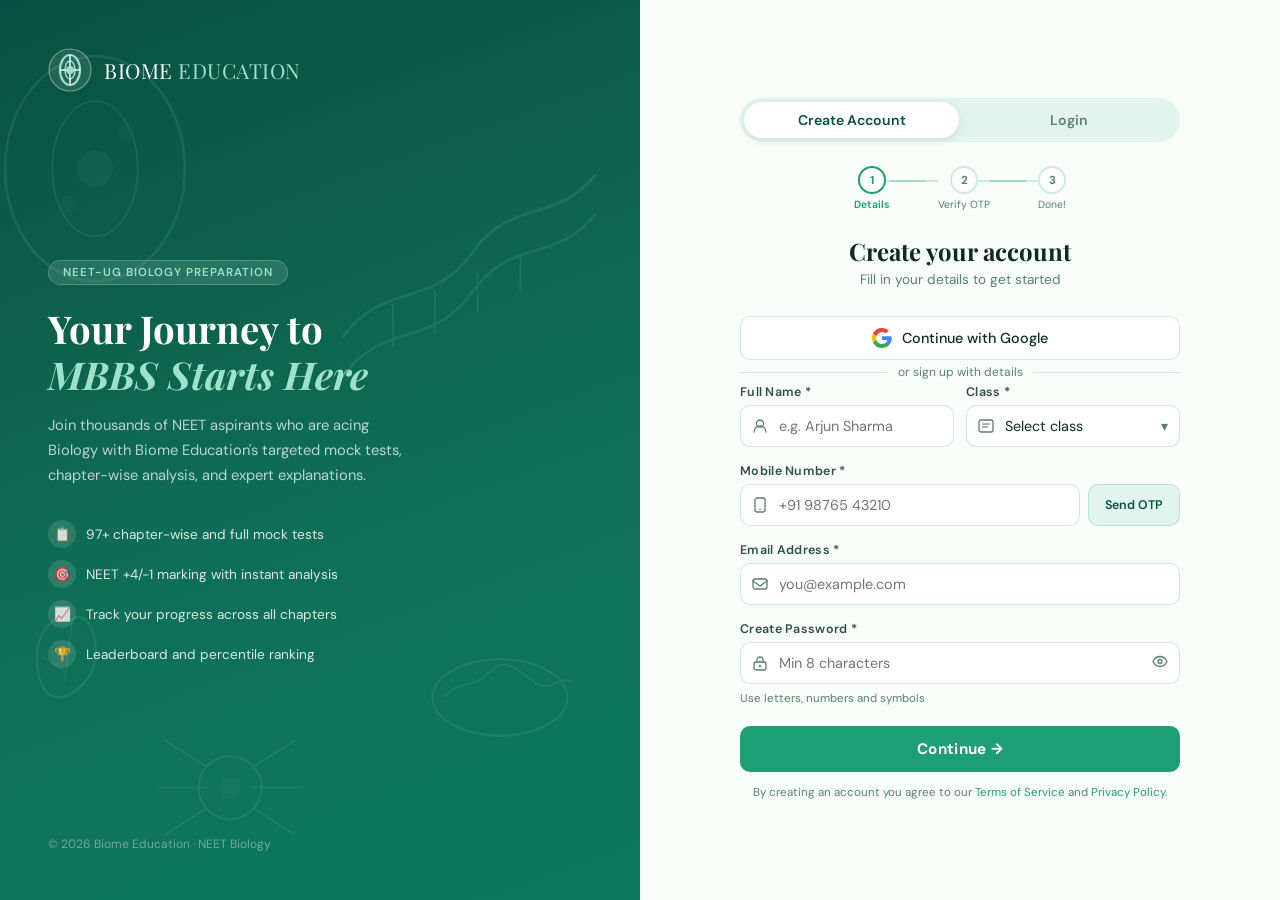
<file: Frontend/auth.html>
<!DOCTYPE html>
<html lang="en">
<head>
  <meta charset="UTF-8"/>
  <meta name="viewport" content="width=device-width, initial-scale=1.0"/>
  <title>Login / Sign Up — Biome Education</title>
  <link rel="stylesheet" href="auth.css"/>
</head>
<body>

<div class="auth-page">

  <!-- ======== LEFT PANEL ======== -->
  <div class="auth-left">

    <!-- Decorative SVG background -->
    <svg class="auth-left-bg" viewBox="0 0 600 800" xmlns="http://www.w3.org/2000/svg" preserveAspectRatio="xMidYMid slice" width="100%" height="100%">
      <ellipse cx="100" cy="150" rx="80" ry="100" fill="none" stroke="#fff" stroke-width="2.5"/>
      <ellipse cx="100" cy="150" rx="38" ry="60" fill="none" stroke="#fff" stroke-width="1.5"/>
      <circle cx="100" cy="150" r="16" fill="#fff" opacity="0.5"/>
      <circle cx="128" cy="118" r="8" fill="#fff" opacity="0.3"/>
      <circle cx="76" cy="182" r="8" fill="#fff" opacity="0.3"/>
      <path d="M320 300 C355 250 400 275 435 225 C470 175 510 200 545 155" fill="none" stroke="#fff" stroke-width="2.5"/>
      <path d="M320 335 C355 285 400 310 435 260 C470 210 510 235 545 190" fill="none" stroke="#fff" stroke-width="2.5"/>
      <line x1="365" y1="270" x2="365" y2="308" stroke="#fff" stroke-width="1.5"/>
      <line x1="402" y1="258" x2="402" y2="296" stroke="#fff" stroke-width="1.5"/>
      <line x1="440" y1="243" x2="440" y2="278" stroke="#fff" stroke-width="1.5"/>
      <line x1="478" y1="228" x2="478" y2="260" stroke="#fff" stroke-width="1.5"/>
      <path d="M80 550 C56 546 44 570 50 600 C56 630 80 622 94 602 C108 582 98 540 80 550Z" fill="none" stroke="#fff" stroke-width="2"/>
      <path d="M80 550 L73 606" stroke="#fff" stroke-width="1.2"/>
      <path d="M73 596 L50 582" stroke="#fff" stroke-width="1"/>
      <ellipse cx="460" cy="620" rx="60" ry="34" fill="none" stroke="#fff" stroke-width="2"/>
      <path d="M410 620 C422 604 436 613 450 598 C464 583 476 595 490 606 C504 617 514 600 524 606" fill="none" stroke="#fff" stroke-width="1.5"/>
      <circle cx="220" cy="700" r="28" fill="none" stroke="#fff" stroke-width="2"/>
      <path d="M240 682 L278 658 M240 700 L284 700 M240 718 L278 742" stroke="#fff" stroke-width="1.5"/>
      <path d="M200 682 L162 658 M200 700 L156 700 M200 718 L162 742" stroke="#fff" stroke-width="1.5"/>
      <circle cx="220" cy="700" r="10" fill="#fff" opacity="0.35"/>
    </svg>

    <a class="auth-brand" href="index.html">
      <svg class="auth-logo" viewBox="0 0 44 44" xmlns="http://www.w3.org/2000/svg">
        <circle cx="22" cy="22" r="21" fill="rgba(255,255,255,0.1)" stroke="rgba(255,255,255,0.4)" stroke-width="1.2"/>
        <ellipse cx="22" cy="22" rx="10" ry="15" fill="none" stroke="#9FE1CB" stroke-width="2.2"/>
        <ellipse cx="22" cy="22" rx="5" ry="9" fill="none" stroke="#9FE1CB" stroke-width="1.4"/>
        <line x1="22" y1="7" x2="22" y2="37" stroke="#fff" stroke-width="1.4"/>
        <line x1="12" y1="22" x2="32" y2="22" stroke="#fff" stroke-width="1.4"/>
        <circle cx="22" cy="22" r="4" fill="#9FE1CB"/>
      </svg>
      <span class="auth-brand-name">BIOME <span>EDUCATION</span></span>
    </a>

    <div class="auth-left-body">
      <div class="auth-left-tag">NEET-UG BIOLOGY PREPARATION</div>
      <h2 class="auth-left-title">
        Your Journey to<br/>
        <em>MBBS Starts Here</em>
      </h2>
      <p class="auth-left-desc">
        Join thousands of NEET aspirants who are acing Biology with Biome Education's targeted mock tests, chapter-wise analysis, and expert explanations.
      </p>
      <div class="auth-perks">
        <div class="perk-item">
          <span class="perk-dot">📋</span>
          97+ chapter-wise and full mock tests
        </div>
        <div class="perk-item">
          <span class="perk-dot">🎯</span>
          NEET +4/−1 marking with instant analysis
        </div>
        <div class="perk-item">
          <span class="perk-dot">📈</span>
          Track your progress across all chapters
        </div>
        <div class="perk-item">
          <span class="perk-dot">🏆</span>
          Leaderboard and percentile ranking
        </div>
      </div>
    </div>

    <div class="auth-left-footer">
      © 2026 Biome Education · NEET Biology
    </div>
  </div>

  <!-- ======== RIGHT PANEL ======== -->
  <div class="auth-right">
    <div class="auth-card">

      <!-- Tab switcher -->
      <div class="auth-card-tabs">
        <button class="tab-btn active" id="tab-signup" onclick="switchTab('signup')">Create Account</button>
        <button class="tab-btn" id="tab-login" onclick="switchTab('login')">Login</button>
      </div>

      <!-- ── SIGNUP FORM ── -->
      <div id="panel-signup">

        <!-- Step indicator -->
        <div class="step-indicator" id="signup-steps">
          <div class="step active" id="step-1">
            <div class="step-circle">1</div>
            <div class="step-label">Details</div>
          </div>
          <div style="width:48px;height:2px;background:var(--border);margin-bottom:16px;" id="line-1-2"></div>
          <div class="step" id="step-2">
            <div class="step-circle">2</div>
            <div class="step-label">Verify OTP</div>
          </div>
          <div style="width:48px;height:2px;background:var(--border);margin-bottom:16px;" id="line-2-3"></div>
          <div class="step" id="step-3">
            <div class="step-circle">3</div>
            <div class="step-label">Done!</div>
          </div>
        </div>

        <!-- STEP 1 — Details -->
        <div id="signup-step1">
          <div class="auth-card-header">
            <h1 class="auth-heading">Create your account</h1>
            <p class="auth-sub">Fill in your details to get started</p>
          </div>

          <!-- Google signup -->
          <button class="btn-google" onclick="handleGoogleAuth()">
            <svg width="20" height="20" viewBox="0 0 20 20" fill="none">
              <path d="M19.6 10.23c0-.68-.06-1.36-.17-2H10v3.79h5.39a4.6 4.6 0 0 1-2 3.02v2.51h3.24c1.89-1.74 2.97-4.3 2.97-7.32Z" fill="#4285F4"/>
              <path d="M10 20c2.7 0 4.96-.9 6.62-2.44l-3.24-2.51c-.9.6-2.04.96-3.38.96-2.6 0-4.8-1.76-5.59-4.12H1.07v2.6A10 10 0 0 0 10 20Z" fill="#34A853"/>
              <path d="M4.41 11.89A5.97 5.97 0 0 1 4.1 10c0-.66.11-1.3.31-1.89V5.51H1.07A10 10 0 0 0 0 10c0 1.61.39 3.14 1.07 4.49l3.34-2.6Z" fill="#FBBC05"/>
              <path d="M10 3.98c1.47 0 2.79.5 3.82 1.5l2.87-2.87C14.95.99 12.7 0 10 0A10 10 0 0 0 1.07 5.51l3.34 2.6C5.2 5.74 7.4 3.98 10 3.98Z" fill="#EA4335"/>
            </svg>
            Continue with Google
          </button>

          <div class="or-divider">or sign up with details</div>

          <form class="form-grid" id="signup-form-1" onsubmit="return false;">

            <div class="form-row">
              <div class="field">
                <label for="s-name">Full Name *</label>
                <div class="field-wrap">
                  <svg class="field-icon" width="16" height="16" viewBox="0 0 16 16" fill="none">
                    <circle cx="8" cy="5.5" r="3.5" stroke="#5a8070" stroke-width="1.3"/>
                    <path d="M2 14c0-3.3 2.7-6 6-6s6 2.7 6 6" stroke="#5a8070" stroke-width="1.3" stroke-linecap="round"/>
                  </svg>
                  <input type="text" id="s-name" placeholder="e.g. Arjun Sharma" autocomplete="name"/>
                </div>
                <span class="field-error" id="err-name">Please enter your full name</span>
              </div>

              <div class="field">
                <label for="s-class">Class *</label>
                <div class="select-wrap field-wrap">
                  <svg class="field-icon" width="16" height="16" viewBox="0 0 16 16" fill="none">
                    <rect x="1" y="2" width="14" height="12" rx="2" stroke="#5a8070" stroke-width="1.3"/>
                    <line x1="4" y1="6" x2="12" y2="6" stroke="#5a8070" stroke-width="1.1"/>
                    <line x1="4" y1="9" x2="10" y2="9" stroke="#5a8070" stroke-width="1.1"/>
                  </svg>
                  <select id="s-class">
                    <option value="">Select class</option>
                    <option value="11">Class 11th</option>
                    <option value="12">Class 12th</option>
                    <option value="dropper">Dropper</option>
                  </select>
                </div>
                <span class="field-error" id="err-class">Please select your class</span>
              </div>
            </div>

            <div class="field">
              <label for="s-phone">Mobile Number *</label>
              <div class="phone-wrap">
                <div class="field-wrap" style="flex:1;">
                  <svg class="field-icon" width="16" height="16" viewBox="0 0 16 16" fill="none">
                    <rect x="3" y="1" width="10" height="14" rx="2" stroke="#5a8070" stroke-width="1.3"/>
                    <circle cx="8" cy="12.5" r="0.8" fill="#5a8070"/>
                  </svg>
                  <input type="tel" id="s-phone" placeholder="+91 98765 43210" maxlength="13" autocomplete="tel"/>
                </div>
                <button class="btn-otp" id="btn-phone-otp" type="button" onclick="sendPhoneOTP()">Send OTP</button>
              </div>
              <span class="field-error" id="err-phone">Enter a valid 10-digit mobile number</span>
            </div>

            <!-- Phone OTP -->
            <div class="field" id="phone-otp-field" style="display:none;">
              <label>Enter OTP sent to your mobile</label>
              <div class="otp-row">
                <input class="otp-box" id="potp1" maxlength="1" type="text" inputmode="numeric" oninput="otpMove(this,'potp2')" onkeydown="otpBack(event,this,'')"/>
                <input class="otp-box" id="potp2" maxlength="1" type="text" inputmode="numeric" oninput="otpMove(this,'potp3')" onkeydown="otpBack(event,this,'potp1')"/>
                <input class="otp-box" id="potp3" maxlength="1" type="text" inputmode="numeric" oninput="otpMove(this,'potp4')" onkeydown="otpBack(event,this,'potp2')"/>
                <input class="otp-box" id="potp4" maxlength="1" type="text" inputmode="numeric" oninput="otpMove(this,'potp5')" onkeydown="otpBack(event,this,'potp3')"/>
                <input class="otp-box" id="potp5" maxlength="1" type="text" inputmode="numeric" oninput="otpMove(this,'potp6')" onkeydown="otpBack(event,this,'potp4')"/>
                <input class="otp-box" id="potp6" maxlength="1" type="text" inputmode="numeric" oninput="checkPhoneOTP()" onkeydown="otpBack(event,this,'potp5')"/>
              </div>
              <div class="otp-timer" id="phone-otp-timer">Resend in <span id="phone-timer-val">60</span>s · <span onclick="resendPhoneOTP()" style="display:none;" id="phone-resend-link">Resend OTP</span></div>
            </div>

            <div class="field">
              <label for="s-email">Email Address *</label>
              <div class="field-wrap">
                <svg class="field-icon" width="16" height="16" viewBox="0 0 16 16" fill="none">
                  <rect x="1" y="3" width="14" height="10" rx="2" stroke="#5a8070" stroke-width="1.3"/>
                  <path d="M1 5l7 5 7-5" stroke="#5a8070" stroke-width="1.3" stroke-linecap="round"/>
                </svg>
                <input type="email" id="s-email" placeholder="you@example.com" autocomplete="email"/>
              </div>
              <span class="field-error" id="err-email">Enter a valid email address</span>
            </div>

            <div class="field">
              <label for="s-password">Create Password *</label>
              <div class="field-wrap">
                <svg class="field-icon" width="16" height="16" viewBox="0 0 16 16" fill="none">
                  <rect x="2" y="7" width="12" height="8" rx="2" stroke="#5a8070" stroke-width="1.3"/>
                  <path d="M5 7V5a3 3 0 0 1 6 0v2" stroke="#5a8070" stroke-width="1.3" stroke-linecap="round"/>
                  <circle cx="8" cy="11" r="1.2" fill="#5a8070"/>
                </svg>
                <input type="password" id="s-password" placeholder="Min 8 characters" autocomplete="new-password"/>
                <button type="button" class="pass-toggle" onclick="togglePass('s-password',this)">
                  <svg width="16" height="16" viewBox="0 0 16 16" fill="none"><path d="M1 8s2.5-5 7-5 7 5 7 5-2.5 5-7 5-7-5-7-5Z" stroke="#5a8070" stroke-width="1.3"/><circle cx="8" cy="8" r="2" stroke="#5a8070" stroke-width="1.3"/></svg>
                </button>
              </div>
              <span class="field-hint">Use letters, numbers and symbols</span>
              <span class="field-error" id="err-password">Password must be at least 8 characters</span>
            </div>

            <button type="button" class="btn-submit" id="btn-signup-next" onclick="proceedSignup()">
              <span class="btn-text">Continue →</span>
              <div class="spinner"></div>
            </button>

          </form>

          <p class="terms-text">
            By creating an account you agree to our <a href="#">Terms of Service</a> and <a href="#">Privacy Policy</a>.
          </p>
        </div>

        <!-- STEP 2 — Email OTP Verification -->
        <div id="signup-step2" style="display:none;">
          <div class="auth-card-header">
            <h1 class="auth-heading">Verify your Email</h1>
            <p class="auth-sub" id="email-otp-sub">We've sent a 6-digit code to your email</p>
          </div>

          <div class="form-grid">
            <div style="text-align:center;padding:0.5rem 0;">
              <div style="font-size:3rem;margin-bottom:0.5rem;">📧</div>
              <div style="font-size:0.82rem;color:var(--text-muted);">Check your inbox and spam folder</div>
            </div>

            <div class="field">
              <label style="text-align:center;margin-bottom:0.5rem;">Enter 6-digit OTP</label>
              <div class="otp-row">
                <input class="otp-box" id="eotp1" maxlength="1" type="text" inputmode="numeric" oninput="otpMove(this,'eotp2')" onkeydown="otpBack(event,this,'')"/>
                <input class="otp-box" id="eotp2" maxlength="1" type="text" inputmode="numeric" oninput="otpMove(this,'eotp3')" onkeydown="otpBack(event,this,'eotp1')"/>
                <input class="otp-box" id="eotp3" maxlength="1" type="text" inputmode="numeric" oninput="otpMove(this,'eotp4')" onkeydown="otpBack(event,this,'eotp2')"/>
                <input class="otp-box" id="eotp4" maxlength="1" type="text" inputmode="numeric" oninput="otpMove(this,'eotp5')" onkeydown="otpBack(event,this,'eotp3')"/>
                <input class="otp-box" id="eotp5" maxlength="1" type="text" inputmode="numeric" oninput="otpMove(this,'eotp6')" onkeydown="otpBack(event,this,'eotp4')"/>
                <input class="otp-box" id="eotp6" maxlength="1" type="text" inputmode="numeric" oninput="checkEmailOTP()" onkeydown="otpBack(event,this,'eotp5')"/>
              </div>
              <div class="otp-timer">Resend in <span id="email-timer-val">60</span>s &nbsp;<span onclick="resendEmailOTP()" style="display:none;" id="email-resend-link">Resend OTP</span></div>
            </div>

            <button type="button" class="btn-submit" id="btn-verify-email" onclick="verifyEmailOTP()">
              <span class="btn-text">Verify &amp; Create Account</span>
              <div class="spinner"></div>
            </button>

            <button type="button" onclick="gotoStep(1)" style="background:none;border:none;color:var(--text-muted);font-size:0.82rem;cursor:pointer;font-family:var(--font-body);text-align:center;">← Go back and edit details</button>
          </div>
        </div>

        <!-- STEP 3 — Success -->
        <div id="signup-step3" style="display:none;">
          <div class="auth-success" style="display:flex;flex-direction:column;align-items:center;">
            <div class="success-icon">🎉</div>
            <div class="success-title">Welcome to Biome!</div>
            <p class="success-desc">Your account has been created. You're all set to start practising NEET Biology.</p>
            <div class="student-chip" id="success-chip">
              <svg width="14" height="14" viewBox="0 0 14 14" fill="none"><circle cx="7" cy="7" r="6" fill="#1D9E75"/><polyline points="4,7 6,9.5 10,5" stroke="#fff" stroke-width="1.8" stroke-linecap="round" stroke-linejoin="round"/></svg>
              <span id="success-name-chip"></span>
            </div>
            <button class="btn-submit" onclick="window.location.href='class11.html'" style="max-width:280px;">
              <span class="btn-text">Go to My Dashboard →</span>
              <div class="spinner"></div>
            </button>
          </div>
        </div>

      </div><!-- end panel-signup -->

      <!-- ── LOGIN FORM ── -->
      <div id="panel-login" style="display:none;">

        <div id="login-main">
          <div class="auth-card-header">
            <h1 class="auth-heading">Welcome back!</h1>
            <p class="auth-sub">Log in to continue your NEET prep</p>
          </div>

          <button class="btn-google" onclick="handleGoogleAuth()" style="margin-bottom:1rem;">
            <svg width="20" height="20" viewBox="0 0 20 20" fill="none">
              <path d="M19.6 10.23c0-.68-.06-1.36-.17-2H10v3.79h5.39a4.6 4.6 0 0 1-2 3.02v2.51h3.24c1.89-1.74 2.97-4.3 2.97-7.32Z" fill="#4285F4"/>
              <path d="M10 20c2.7 0 4.96-.9 6.62-2.44l-3.24-2.51c-.9.6-2.04.96-3.38.96-2.6 0-4.8-1.76-5.59-4.12H1.07v2.6A10 10 0 0 0 10 20Z" fill="#34A853"/>
              <path d="M4.41 11.89A5.97 5.97 0 0 1 4.1 10c0-.66.11-1.3.31-1.89V5.51H1.07A10 10 0 0 0 0 10c0 1.61.39 3.14 1.07 4.49l3.34-2.6Z" fill="#FBBC05"/>
              <path d="M10 3.98c1.47 0 2.79.5 3.82 1.5l2.87-2.87C14.95.99 12.7 0 10 0A10 10 0 0 0 1.07 5.51l3.34 2.6C5.2 5.74 7.4 3.98 10 3.98Z" fill="#EA4335"/>
            </svg>
            Continue with Google
          </button>

          <div class="or-divider">or login with email</div>

          <form class="form-grid" onsubmit="return false;">
            <div class="field">
              <label for="l-email">Email or Mobile Number</label>
              <div class="field-wrap">
                <svg class="field-icon" width="16" height="16" viewBox="0 0 16 16" fill="none">
                  <rect x="1" y="3" width="14" height="10" rx="2" stroke="#5a8070" stroke-width="1.3"/>
                  <path d="M1 5l7 5 7-5" stroke="#5a8070" stroke-width="1.3" stroke-linecap="round"/>
                </svg>
                <input type="text" id="l-email" placeholder="you@example.com or 9876543210" autocomplete="username"/>
              </div>
              <span class="field-error" id="err-l-email">Enter a valid email or mobile number</span>
            </div>

            <div class="field">
              <label for="l-password" style="display:flex;justify-content:space-between;">
                Password
                <a href="#" onclick="showForgot();return false;" style="font-size:0.72rem;color:var(--green-main);font-weight:500;text-decoration:none;">Forgot password?</a>
              </label>
              <div class="field-wrap">
                <svg class="field-icon" width="16" height="16" viewBox="0 0 16 16" fill="none">
                  <rect x="2" y="7" width="12" height="8" rx="2" stroke="#5a8070" stroke-width="1.3"/>
                  <path d="M5 7V5a3 3 0 0 1 6 0v2" stroke="#5a8070" stroke-width="1.3" stroke-linecap="round"/>
                </svg>
                <input type="password" id="l-password" placeholder="Your password" autocomplete="current-password"/>
                <button type="button" class="pass-toggle" onclick="togglePass('l-password',this)">
                  <svg width="16" height="16" viewBox="0 0 16 16" fill="none"><path d="M1 8s2.5-5 7-5 7 5 7 5-2.5 5-7 5-7-5-7-5Z" stroke="#5a8070" stroke-width="1.3"/><circle cx="8" cy="8" r="2" stroke="#5a8070" stroke-width="1.3"/></svg>
                </button>
              </div>
              <span class="field-error" id="err-l-password">Password cannot be empty</span>
            </div>

            <button type="button" class="btn-submit" onclick="handleLogin()">
              <span class="btn-text">Login to My Account</span>
              <div class="spinner"></div>
            </button>

            <div style="text-align:center;">
              <button type="button" onclick="showLoginOTP()" style="background:none;border:none;color:var(--green-main);font-size:0.82rem;cursor:pointer;font-family:var(--font-body);font-weight:500;">Login with OTP instead</button>
            </div>
          </form>
        </div>

        <!-- Login with OTP -->
        <div id="login-otp-panel" style="display:none;">
          <div class="auth-card-header">
            <h1 class="auth-heading">Login with OTP</h1>
            <p class="auth-sub">Enter your mobile number to receive an OTP</p>
          </div>
          <div class="form-grid">
            <div class="field">
              <label>Mobile Number</label>
              <div class="phone-wrap">
                <div class="field-wrap" style="flex:1;">
                  <svg class="field-icon" width="16" height="16" viewBox="0 0 16 16" fill="none">
                    <rect x="3" y="1" width="10" height="14" rx="2" stroke="#5a8070" stroke-width="1.3"/>
                    <circle cx="8" cy="12.5" r="0.8" fill="#5a8070"/>
                  </svg>
                  <input type="tel" id="l-phone" placeholder="+91 98765 43210" maxlength="13"/>
                </div>
                <button class="btn-otp" id="btn-login-otp" type="button" onclick="sendLoginOTP()">Send OTP</button>
              </div>
            </div>

            <div class="field" id="login-otp-field" style="display:none;">
              <label style="text-align:center;">Enter OTP</label>
              <div class="otp-row">
                <input class="otp-box" id="lotp1" maxlength="1" type="text" inputmode="numeric" oninput="otpMove(this,'lotp2')" onkeydown="otpBack(event,this,'')"/>
                <input class="otp-box" id="lotp2" maxlength="1" type="text" inputmode="numeric" oninput="otpMove(this,'lotp3')" onkeydown="otpBack(event,this,'lotp1')"/>
                <input class="otp-box" id="lotp3" maxlength="1" type="text" inputmode="numeric" oninput="otpMove(this,'lotp4')" onkeydown="otpBack(event,this,'lotp2')"/>
                <input class="otp-box" id="lotp4" maxlength="1" type="text" inputmode="numeric" oninput="otpMove(this,'lotp5')" onkeydown="otpBack(event,this,'lotp3')"/>
                <input class="otp-box" id="lotp5" maxlength="1" type="text" inputmode="numeric" oninput="otpMove(this,'lotp6')" onkeydown="otpBack(event,this,'lotp4')"/>
                <input class="otp-box" id="lotp6" maxlength="1" type="text" inputmode="numeric" oninput="checkLoginOTP()" onkeydown="otpBack(event,this,'lotp5')"/>
              </div>
              <div class="otp-timer">Resend in <span id="login-timer-val">60</span>s &nbsp;<span onclick="sendLoginOTP()" style="display:none;" id="login-resend-link">Resend OTP</span></div>
            </div>

            <button type="button" class="btn-submit" id="btn-login-verify" style="display:none;" onclick="verifyLoginOTP()">
              <span class="btn-text">Verify &amp; Login</span>
              <div class="spinner"></div>
            </button>

            <button type="button" onclick="hideLoginOTP()" style="background:none;border:none;color:var(--text-muted);font-size:0.82rem;cursor:pointer;font-family:var(--font-body);text-align:center;">← Back to password login</button>
          </div>
        </div>

        <!-- Forgot password -->
        <div id="forgot-panel" style="display:none;">
          <div class="auth-card-header">
            <h1 class="auth-heading">Reset Password</h1>
            <p class="auth-sub">Enter your registered email to receive a reset link</p>
          </div>
          <div class="form-grid">
            <div class="field">
              <label for="forgot-email">Email Address</label>
              <div class="field-wrap">
                <svg class="field-icon" width="16" height="16" viewBox="0 0 16 16" fill="none">
                  <rect x="1" y="3" width="14" height="10" rx="2" stroke="#5a8070" stroke-width="1.3"/>
                  <path d="M1 5l7 5 7-5" stroke="#5a8070" stroke-width="1.3" stroke-linecap="round"/>
                </svg>
                <input type="email" id="forgot-email" placeholder="you@example.com"/>
              </div>
            </div>
            <button type="button" class="btn-submit" onclick="sendReset()">
              <span class="btn-text">Send Reset Link</span>
              <div class="spinner"></div>
            </button>
            <button type="button" onclick="hideForgot()" style="background:none;border:none;color:var(--text-muted);font-size:0.82rem;cursor:pointer;font-family:var(--font-body);text-align:center;">← Back to Login</button>
          </div>
        </div>

      </div><!-- end panel-login -->

    </div><!-- auth-card -->
  </div><!-- auth-right -->

</div><!-- auth-page -->

<!-- Toast notification -->
<div class="toast" id="toast"></div>

<!-- ======== JAVASCRIPT ======== -->
<script>

/* ─────────── STATE ─────────── */
var signupData = {};
var generatedPhoneOTP = '';
var generatedEmailOTP = '';
var generatedLoginOTP = '';
var phoneVerified = false;

/* ─────────── TAB SWITCHER ─────────── */
function switchTab(tab) {
  document.getElementById('panel-signup').style.display = tab === 'signup' ? 'block' : 'none';
  document.getElementById('panel-login').style.display  = tab === 'login'  ? 'block' : 'none';
  document.getElementById('tab-signup').classList.toggle('active', tab === 'signup');
  document.getElementById('tab-login').classList.toggle('active', tab === 'login');
}

/* ─────────── HELPERS ─────────── */
function showToast(msg, isError) {
  var t = document.getElementById('toast');
  t.textContent = (isError ? '⚠ ' : '✓ ') + msg;
  t.className = 'toast' + (isError ? ' error-toast' : '') + ' show';
  setTimeout(function() { t.classList.remove('show'); }, 3200);
}

function setLoading(btn, on) {
  btn.classList.toggle('loading', on);
  btn.disabled = on;
}

function togglePass(id, btn) {
  var inp = document.getElementById(id);
  inp.type = inp.type === 'password' ? 'text' : 'password';
}

function showErr(id, show) {
  var el = document.getElementById(id);
  if (el) el.style.display = show ? 'block' : 'none';
}

function markField(id, state) {
  var el = document.getElementById(id);
  if (!el) return;
  el.classList.remove('error', 'valid');
  if (state) el.classList.add(state);
}

/* ─────────── OTP INPUT NAVIGATION ─────────── */
function otpMove(el, nextId) {
  el.classList.toggle('filled', el.value.length > 0);
  if (el.value && nextId) {
    var next = document.getElementById(nextId);
    if (next) next.focus();
  }
}

function otpBack(e, el, prevId) {
  if (e.key === 'Backspace' && !el.value && prevId) {
    var prev = document.getElementById(prevId);
    if (prev) { prev.value = ''; prev.classList.remove('filled'); prev.focus(); }
  }
}

function getOTP(prefix, count) {
  var otp = '';
  for (var i = 1; i <= count; i++) {
    otp += document.getElementById(prefix + i).value;
  }
  return otp;
}

/* ─────────── TIMER ─────────── */
function startTimer(spanId, linkId, seconds) {
  var remaining = seconds;
  var link = document.getElementById(linkId);
  if (link) link.style.display = 'none';
  var iv = setInterval(function() {
    remaining--;
    var el = document.getElementById(spanId);
    if (el) el.textContent = remaining;
    if (remaining <= 0) {
      clearInterval(iv);
      if (link) link.style.display = 'inline';
      var timeEl = document.getElementById(spanId);
      if (timeEl) timeEl.parentElement.querySelector('span:first-child') && (timeEl.textContent = '0');
    }
  }, 1000);
}

/* ─────────── PHONE OTP (SIGNUP) ─────────── */
function sendPhoneOTP() {
  var phone = document.getElementById('s-phone').value.replace(/\s/g,'');
  var digits = phone.replace(/\D/g,'');
  if (digits.length < 10) { showErr('err-phone', true); markField('s-phone','error'); return; }
  showErr('err-phone', false); markField('s-phone','valid');

  generatedPhoneOTP = Math.floor(100000 + Math.random() * 900000).toString();
  console.log('📱 PHONE OTP (demo):', generatedPhoneOTP);

  var btn = document.getElementById('btn-phone-otp');
  btn.textContent = 'Sent ✓'; btn.classList.add('sent'); btn.disabled = true;

  document.getElementById('phone-otp-field').style.display = 'block';
  startTimer('phone-timer-val','phone-resend-link', 60);
  showToast('OTP sent to ' + phone + ' (check console for demo OTP)');
}

function resendPhoneOTP() {
  generatedPhoneOTP = Math.floor(100000 + Math.random() * 900000).toString();
  console.log('📱 RESENT PHONE OTP (demo):', generatedPhoneOTP);
  startTimer('phone-timer-val','phone-resend-link', 60);
  showToast('OTP resent to mobile number');
}

function checkPhoneOTP() {
  var entered = getOTP('potp', 6);
  if (entered.length === 6) {
    if (entered === generatedPhoneOTP) {
      phoneVerified = true;
      showToast('Mobile number verified! ✓');
      for (var i=1;i<=6;i++) document.getElementById('potp'+i).style.borderColor = 'var(--green-main)';
    } else {
      showToast('Incorrect OTP. Try again.', true);
      for (var i=1;i<=6;i++) document.getElementById('potp'+i).style.borderColor = 'var(--error)';
    }
  }
}

/* ─────────── PROCEED SIGNUP (STEP 1 → 2) ─────────── */
function proceedSignup() {
  var name     = document.getElementById('s-name').value.trim();
  var cls      = document.getElementById('s-class').value;
  var phone    = document.getElementById('s-phone').value.replace(/\s/g,'');
  var email    = document.getElementById('s-email').value.trim();
  var password = document.getElementById('s-password').value;
  var valid = true;

  if (!name) { showErr('err-name',true); markField('s-name','error'); valid=false; } else { showErr('err-name',false); markField('s-name','valid'); }
  if (!cls)  { showErr('err-class',true); markField('s-class','error'); valid=false; } else { showErr('err-class',false); markField('s-class','valid'); }
  if (phone.replace(/\D/g,'').length < 10) { showErr('err-phone',true); markField('s-phone','error'); valid=false; } else { showErr('err-phone',false); }
  if (!/\S+@\S+\.\S+/.test(email)) { showErr('err-email',true); markField('s-email','error'); valid=false; } else { showErr('err-email',false); markField('s-email','valid'); }
  if (password.length < 8) { showErr('err-password',true); markField('s-password','error'); valid=false; } else { showErr('err-password',false); markField('s-password','valid'); }

  if (!valid) { showToast('Please fix the errors above.', true); return; }

  if (!phoneVerified) { showToast('Please verify your mobile number first.', true); document.getElementById('s-phone').focus(); return; }

  signupData = { name, cls, phone, email, password };

  var btn = document.getElementById('btn-signup-next');
  setLoading(btn, true);

  setTimeout(function() {
    setLoading(btn, false);
    generatedEmailOTP = Math.floor(100000 + Math.random() * 900000).toString();
    console.log('📧 EMAIL OTP (demo):', generatedEmailOTP);
    document.getElementById('email-otp-sub').textContent = 'Code sent to ' + email;
    startTimer('email-timer-val','email-resend-link', 60);
    gotoStep(2);
    showToast('Verification code sent to ' + email);
  }, 1200);
}

/* ─────────── EMAIL OTP ─────────── */
function checkEmailOTP() {
  var entered = getOTP('eotp', 6);
  if (entered.length === 6) {
    for (var i=1;i<=6;i++) {
      document.getElementById('eotp'+i).style.borderColor =
        entered === generatedEmailOTP ? 'var(--green-main)' : 'var(--error)';
    }
  }
}

function resendEmailOTP() {
  generatedEmailOTP = Math.floor(100000 + Math.random() * 900000).toString();
  console.log('📧 RESENT EMAIL OTP (demo):', generatedEmailOTP);
  startTimer('email-timer-val','email-resend-link', 60);
  showToast('OTP resent to your email');
}

function verifyEmailOTP() {
  var entered = getOTP('eotp', 6);
  if (entered.length < 6) { showToast('Please enter the complete 6-digit OTP.', true); return; }

  var btn = document.getElementById('btn-verify-email');
  setLoading(btn, true);

  setTimeout(function() {
    setLoading(btn, false);
    if (entered === generatedEmailOTP) {
      var classLabel = { '11':'Class 11th', '12':'Class 12th', 'dropper':'Dropper' };
      document.getElementById('success-name-chip').textContent =
        signupData.name + ' · ' + classLabel[signupData.cls];
      console.log('✅ SIGNUP COMPLETE — Student Data:', signupData);
      gotoStep(3);
      showToast('Account created successfully! Welcome, ' + signupData.name.split(' ')[0] + '!');
    } else {
      showToast('Incorrect OTP. Please try again.', true);
      for (var i=1;i<=6;i++) document.getElementById('eotp'+i).style.borderColor = 'var(--error)';
    }
  }, 1000);
}

/* ─────────── STEP NAVIGATION ─────────── */
function gotoStep(n) {
  document.getElementById('signup-step1').style.display = n===1 ? 'block':'none';
  document.getElementById('signup-step2').style.display = n===2 ? 'block':'none';
  document.getElementById('signup-step3').style.display = n===3 ? 'block':'none';

  ['step-1','step-2','step-3'].forEach(function(id, i) {
    var el = document.getElementById(id);
    el.classList.remove('active','done');
    if (i+1 < n) el.classList.add('done');
    if (i+1 === n) el.classList.add('active');
  });

  var l1 = document.getElementById('line-1-2');
  var l2 = document.getElementById('line-2-3');
  if (l1) l1.style.background = n>=2 ? 'var(--green-main)' : 'var(--border)';
  if (l2) l2.style.background = n>=3 ? 'var(--green-main)' : 'var(--border)';
}

/* ─────────── LOGIN ─────────── */
function handleLogin() {
  var email = document.getElementById('l-email').value.trim();
  var pass  = document.getElementById('l-password').value;
  var valid = true;
  if (!email) { showErr('err-l-email',true); valid=false; } else showErr('err-l-email',false);
  if (!pass)  { showErr('err-l-password',true); valid=false; } else showErr('err-l-password',false);
  if (!valid) return;

  var btn = document.querySelector('#login-main .btn-submit');
  setLoading(btn, true);
  setTimeout(function() {
    setLoading(btn, false);
    showToast('Login successful! Redirecting…');
    setTimeout(function() { window.location.href = 'class11.html'; }, 1200);
  }, 1200);
}

/* ─────────── LOGIN WITH OTP ─────────── */
function showLoginOTP() {
  document.getElementById('login-main').style.display = 'none';
  document.getElementById('login-otp-panel').style.display = 'block';
  document.getElementById('forgot-panel').style.display = 'none';
}

function hideLoginOTP() {
  document.getElementById('login-main').style.display = 'block';
  document.getElementById('login-otp-panel').style.display = 'none';
}

function sendLoginOTP() {
  var phone = document.getElementById('l-phone').value.replace(/\s/g,'');
  if (phone.replace(/\D/g,'').length < 10) { showToast('Enter a valid mobile number.', true); return; }
  generatedLoginOTP = Math.floor(100000 + Math.random() * 900000).toString();
  console.log('📱 LOGIN OTP (demo):', generatedLoginOTP);
  document.getElementById('btn-login-otp').textContent = 'Resend';
  document.getElementById('login-otp-field').style.display = 'block';
  document.getElementById('btn-login-verify').style.display = 'block';
  startTimer('login-timer-val','login-resend-link', 60);
  showToast('OTP sent to ' + phone);
}

function checkLoginOTP() {
  var entered = getOTP('lotp', 6);
  if (entered.length === 6) {
    for (var i=1;i<=6;i++) {
      document.getElementById('lotp'+i).style.borderColor =
        entered === generatedLoginOTP ? 'var(--green-main)' : 'var(--error)';
    }
  }
}

function verifyLoginOTP() {
  var entered = getOTP('lotp', 6);
  if (entered.length < 6) { showToast('Enter complete 6-digit OTP.', true); return; }
  var btn = document.getElementById('btn-login-verify');
  setLoading(btn, true);
  setTimeout(function() {
    setLoading(btn, false);
    if (entered === generatedLoginOTP) {
      showToast('Logged in successfully!');
      setTimeout(function() { window.location.href = 'class11.html'; }, 1200);
    } else {
      showToast('Incorrect OTP. Try again.', true);
    }
  }, 1000);
}

/* ─────────── FORGOT PASSWORD ─────────── */
function showForgot() {
  document.getElementById('login-main').style.display = 'none';
  document.getElementById('forgot-panel').style.display = 'block';
  document.getElementById('login-otp-panel').style.display = 'none';
}

function hideForgot() {
  document.getElementById('login-main').style.display = 'block';
  document.getElementById('forgot-panel').style.display = 'none';
}

function sendReset() {
  var email = document.getElementById('forgot-email').value.trim();
  if (!/\S+@\S+\.\S+/.test(email)) { showToast('Enter a valid email address.', true); return; }
  var btn = document.querySelector('#forgot-panel .btn-submit');
  setLoading(btn, true);
  setTimeout(function() {
    setLoading(btn, false);
    showToast('Password reset link sent to ' + email);
    setTimeout(hideForgot, 1500);
  }, 1200);
}

/* ─────────── GOOGLE AUTH ─────────── */
function handleGoogleAuth() {
  showToast('Google Sign-In requires Firebase setup. Connect your project to enable this.');
}

</script>

</body>
</html>
</file>
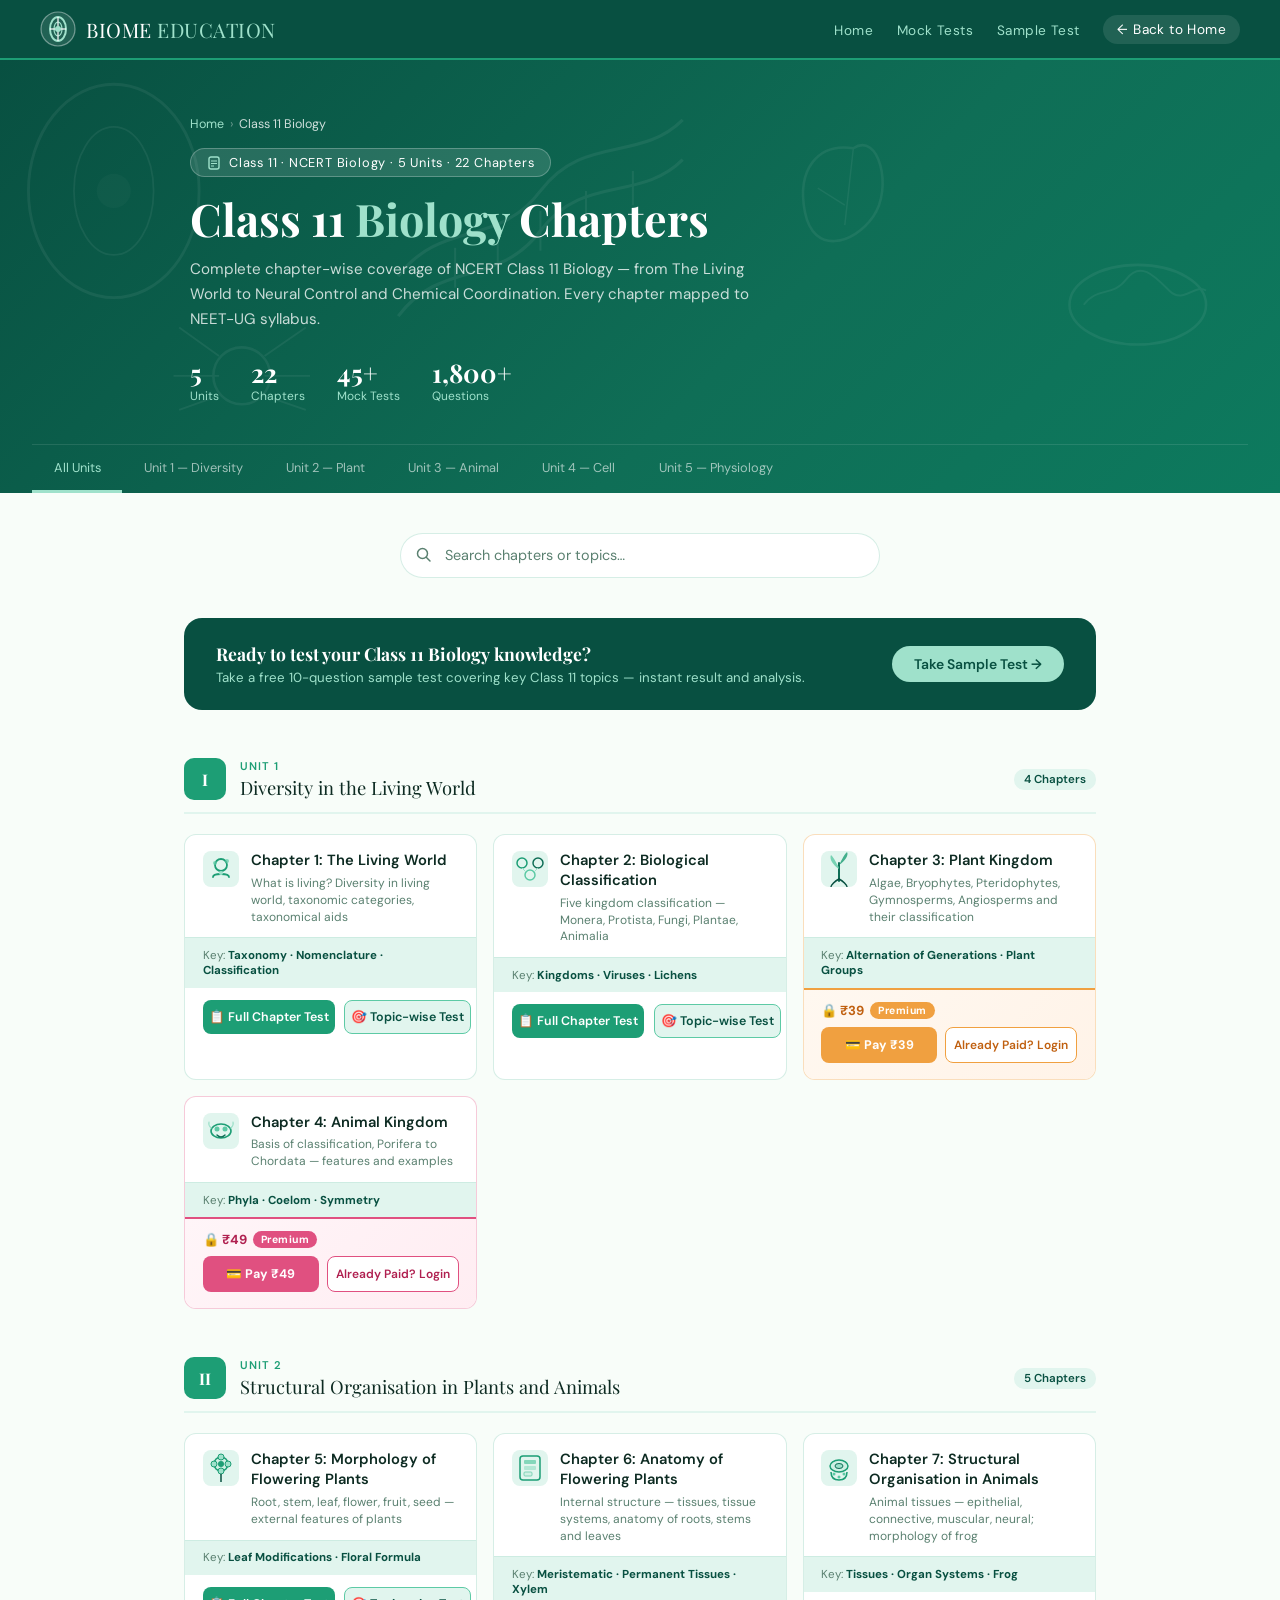
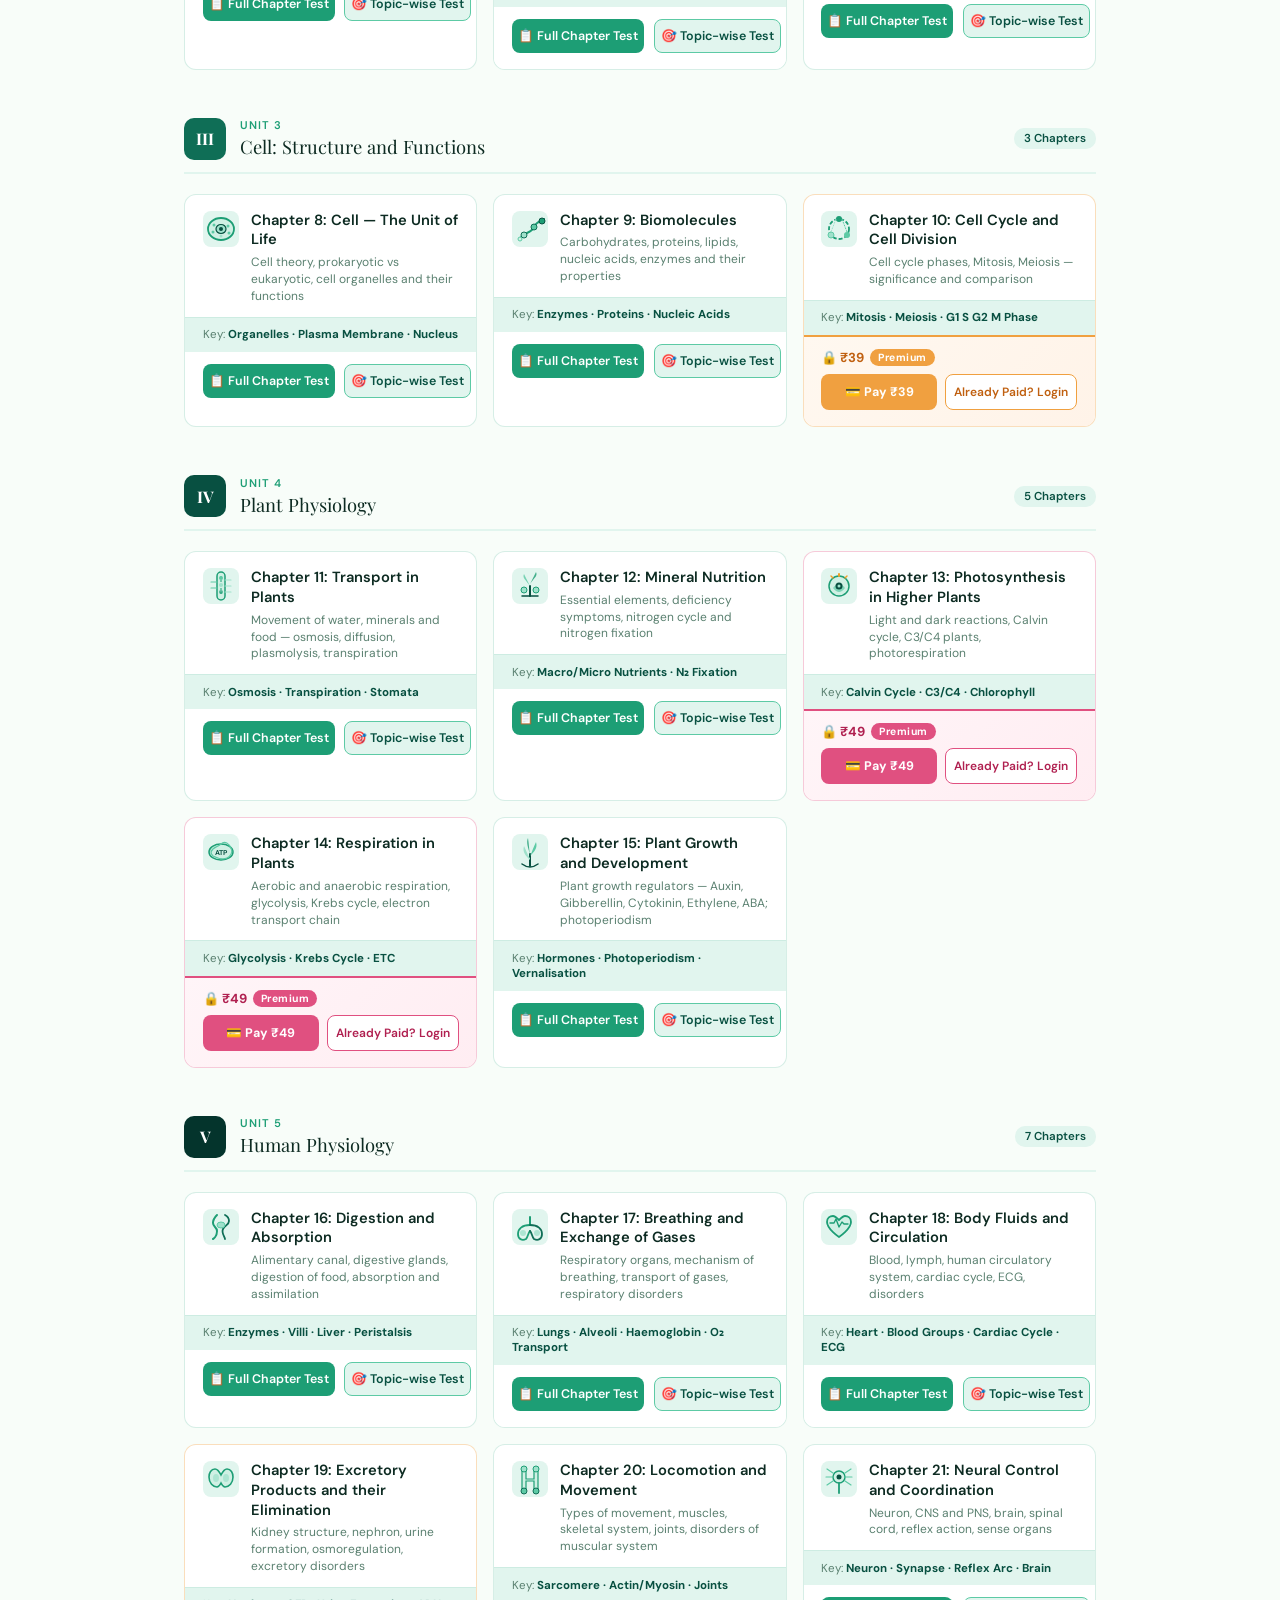
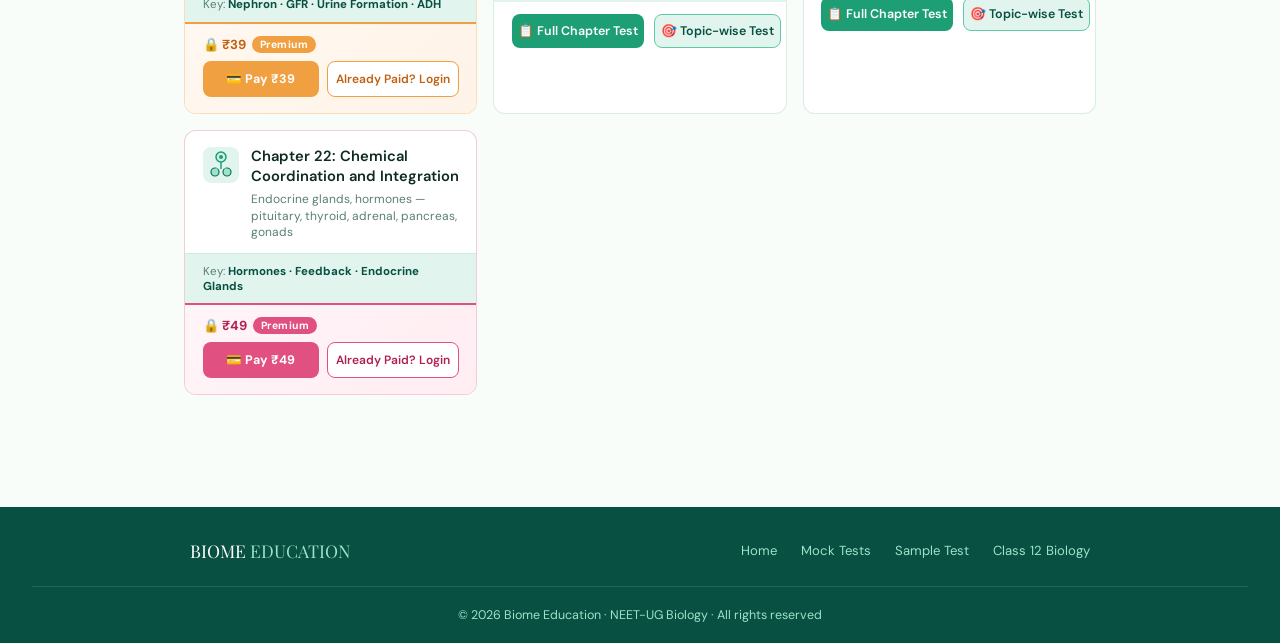
<file: Frontend/class11 (2).html>
<!DOCTYPE html>
<html lang="en">
<head>
  <meta charset="UTF-8" />
  <meta name="viewport" content="width=device-width, initial-scale=1.0"/>
  <title>Class 11 Biology Chapters — Biome Education</title>
  <link rel="stylesheet" href="class11.css" />
</head>
<body>

  <!-- ========== NAVBAR ========== -->
  <nav>
    <a class="nav-brand" href="index.html">
      <svg class="nav-logo-icon" viewBox="0 0 36 36" xmlns="http://www.w3.org/2000/svg">
        <circle cx="18" cy="18" r="17" fill="rgba(255,255,255,0.1)" stroke="rgba(255,255,255,0.4)" stroke-width="1.2"/>
        <ellipse cx="18" cy="18" rx="8" ry="12" fill="none" stroke="#9FE1CB" stroke-width="2"/>
        <ellipse cx="18" cy="18" rx="4" ry="7" fill="none" stroke="#9FE1CB" stroke-width="1.2"/>
        <line x1="18" y1="6" x2="18" y2="30" stroke="#fff" stroke-width="1.2"/>
        <line x1="10" y1="18" x2="26" y2="18" stroke="#fff" stroke-width="1.2"/>
        <circle cx="18" cy="18" r="3" fill="#9FE1CB"/>
      </svg>
      <span class="nav-brand-name">BIOME <span>EDUCATION</span></span>
    </a>
    <ul class="nav-links">
      <li><a href="index.html">Home</a></li>
      <li><a href="index.html#classes">Mock Tests</a></li>
      <li><a href="index.html#preview">Sample Test</a></li>
      <li><a href="index.html" class="nav-back">← Back to Home</a></li>
    </ul>
  </nav>

  <!-- ========== HERO BANNER ========== -->
  <div class="page-hero">

    <!-- Decorative BG -->
    <svg class="hero-bg-svg" viewBox="0 0 900 280" xmlns="http://www.w3.org/2000/svg" aria-hidden="true">
      <ellipse cx="80" cy="80" rx="60" ry="75" fill="none" stroke="#fff" stroke-width="2"/>
      <ellipse cx="80" cy="80" rx="28" ry="45" fill="none" stroke="#fff" stroke-width="1.2"/>
      <circle cx="80" cy="80" r="12" fill="#fff" opacity="0.4"/>
      <path d="M280 140 C310 100 350 120 380 80 C410 40 450 60 480 30" fill="none" stroke="#fff" stroke-width="2.2"/>
      <path d="M280 168 C310 128 350 148 380 108 C410 68 450 88 480 58" fill="none" stroke="#fff" stroke-width="2.2"/>
      <line x1="320" y1="120" x2="320" y2="148" stroke="#fff" stroke-width="1.4"/>
      <line x1="350" y1="108" x2="350" y2="136" stroke="#fff" stroke-width="1.4"/>
      <line x1="380" y1="94" x2="380" y2="122" stroke="#fff" stroke-width="1.4"/>
      <line x1="412" y1="80" x2="412" y2="106" stroke="#fff" stroke-width="1.4"/>
      <line x1="445" y1="66" x2="445" y2="90" stroke="#fff" stroke-width="1.4"/>
      <path d="M600 50 C575 46 560 65 566 95 C572 125 600 118 614 98 C628 78 618 38 600 50Z" fill="none" stroke="#fff" stroke-width="1.8"/>
      <path d="M600 50 L594 104" stroke="#fff" stroke-width="1"/>
      <path d="M594 90 L575 78" stroke="#fff" stroke-width="0.9"/>
      <ellipse cx="800" cy="160" rx="48" ry="28" fill="none" stroke="#fff" stroke-width="1.8"/>
      <path d="M762 160 C772 147 782 155 792 142 C802 129 812 140 822 150 C832 160 840 145 848 150" fill="none" stroke="#fff" stroke-width="1.3"/>
      <circle cx="170" cy="210" r="20" fill="none" stroke="#fff" stroke-width="1.8"/>
      <path d="M186 196 L215 176 M186 210 L218 210 M186 224 L215 234" stroke="#fff" stroke-width="1.3"/>
      <path d="M154 196 L126 176 M154 210 L122 210 M154 224 L126 234" stroke="#fff" stroke-width="1.3"/>
    </svg>

    <div class="hero-inner">
      <div class="breadcrumb">
        <a href="index.html">Home</a>
        <span>›</span>
        <span style="color:rgba(255,255,255,0.8);">Class 11 Biology</span>
      </div>

      <div class="hero-class-badge">
        <svg width="14" height="14" viewBox="0 0 14 14" fill="none"><rect x="2" y="1" width="10" height="12" rx="2" stroke="#9FE1CB" stroke-width="1.4"/><line x1="4" y1="5" x2="10" y2="5" stroke="#9FE1CB" stroke-width="1"/><line x1="4" y1="7.5" x2="10" y2="7.5" stroke="#9FE1CB" stroke-width="1"/><line x1="4" y1="10" x2="7" y2="10" stroke="#9FE1CB" stroke-width="1"/></svg>
        Class 11 · NCERT Biology · 5 Units · 22 Chapters
      </div>

      <h1 class="hero-title">Class 11 <span>Biology</span> Chapters</h1>
      <p class="hero-desc">
        Complete chapter-wise coverage of NCERT Class 11 Biology — from The Living World to Neural Control and Chemical Coordination. Every chapter mapped to NEET-UG syllabus.
      </p>

      <div class="hero-stats">
        <div class="h-stat">
          <span class="h-stat-num">5</span>
          <span class="h-stat-lbl">Units</span>
        </div>
        <div class="h-stat">
          <span class="h-stat-num">22</span>
          <span class="h-stat-lbl">Chapters</span>
        </div>
        <div class="h-stat">
          <span class="h-stat-num">45+</span>
          <span class="h-stat-lbl">Mock Tests</span>
        </div>
        <div class="h-stat">
          <span class="h-stat-num">1,800+</span>
          <span class="h-stat-lbl">Questions</span>
        </div>
      </div>
    </div>

    <!-- Unit filter tabs -->
    <div class="unit-tabs" id="unit-tabs">
      <button class="unit-tab active" onclick="filterUnit('all', this)">All Units</button>
      <button class="unit-tab" onclick="filterUnit('1', this)">Unit 1 — Diversity</button>
      <button class="unit-tab" onclick="filterUnit('2', this)">Unit 2 — Plant</button>
      <button class="unit-tab" onclick="filterUnit('3', this)">Unit 3 — Animal</button>
      <button class="unit-tab" onclick="filterUnit('4', this)">Unit 4 — Cell</button>
      <button class="unit-tab" onclick="filterUnit('5', this)">Unit 5 — Physiology</button>
    </div>
  </div>

  <!-- ========== MAIN BODY ========== -->
  <main class="page-body">

    <!-- Search -->
    <div class="search-wrap">
      <svg class="search-icon" width="16" height="16" viewBox="0 0 16 16" fill="none">
        <circle cx="6.5" cy="6.5" r="5" stroke="#5a8070" stroke-width="1.5"/>
        <line x1="10.5" y1="10.5" x2="14" y2="14" stroke="#5a8070" stroke-width="1.5" stroke-linecap="round"/>
      </svg>
      <input type="text" id="search-input" placeholder="Search chapters or topics…" oninput="searchChapters(this.value)" />
    </div>

    <!-- Quick start strip -->
    <div class="ref-strip">
      <div class="ref-strip-text">
        <h3>Ready to test your Class 11 Biology knowledge?</h3>
        <p>Take a free 10-question sample test covering key Class 11 topics — instant result and analysis.</p>
      </div>
      <a href="index.html#preview" class="btn-primary">Take Sample Test →</a>
    </div>

    <!-- ── UNIT 1 ── -->
    <div class="unit-section" data-unit="1" id="unit-1">
      <div class="unit-header">
        <div class="unit-number">I</div>
        <div class="unit-title-group">
          <div class="unit-label">Unit 1</div>
          <div class="unit-name">Diversity in the Living World</div>
        </div>
        <span class="unit-pill">4 Chapters</span>
      </div>
      <div class="chapters-grid">

        <div class="chapter-card" data-unit="1" data-title="the living world taxonomy classification">
          <div class="chapter-card-top">
            <svg class="ch-icon" viewBox="0 0 36 36" xmlns="http://www.w3.org/2000/svg">
              <rect width="36" height="36" rx="8" fill="#E1F5EE"/>
              <circle cx="18" cy="14" r="6" fill="none" stroke="#1D9E75" stroke-width="1.8"/>
              <path d="M10 26 C10 22 26 22 26 26" stroke="#1D9E75" stroke-width="1.8" stroke-linecap="round" fill="none"/>
              <circle cx="12" cy="12" r="2" fill="#5DCAA5" opacity="0.7"/>
              <circle cx="24" cy="10" r="2" fill="#5DCAA5" opacity="0.7"/>
              <circle cx="18" cy="22" r="2" fill="#9FE1CB"/>
            </svg>
            <div class="ch-info">
              <div class="ch-title">Chapter 1: The Living World</div>
              <div class="ch-subtitle">What is living? Diversity in living world, taxonomic categories, taxonomical aids</div>
            </div>
          </div>
          <div class="chapter-card-bottom">
            <div class="ch-topics-label">Key: <strong>Taxonomy · Nomenclature · Classification</strong></div>
          </div>
          <div class="chapter-card-actions">
            <button class="btn-full-test" onclick="alert('Chapter 1 Full Test starting…')">📋 Full Chapter Test</button>
            <button class="btn-topic-test" onclick="alert('Chapter 1 Topic-wise Test starting…')">🎯 Topic-wise Test</button>
          </div>
        </div>

        <div class="chapter-card" data-unit="1" data-title="biological classification kingdom monera protista fungi plantae animalia">
          <div class="chapter-card-top">
            <svg class="ch-icon" viewBox="0 0 36 36" xmlns="http://www.w3.org/2000/svg">
              <rect width="36" height="36" rx="8" fill="#E1F5EE"/>
              <circle cx="10" cy="12" r="5" fill="none" stroke="#1D9E75" stroke-width="1.5"/>
              <circle cx="26" cy="12" r="5" fill="none" stroke="#0F6E56" stroke-width="1.5"/>
              <circle cx="18" cy="24" r="5" fill="none" stroke="#5DCAA5" stroke-width="1.5"/>
              <line x1="10" y1="17" x2="14" y2="21" stroke="#9FE1CB" stroke-width="1"/>
              <line x1="26" y1="17" x2="22" y2="21" stroke="#9FE1CB" stroke-width="1"/>
            </svg>
            <div class="ch-info">
              <div class="ch-title">Chapter 2: Biological Classification</div>
              <div class="ch-subtitle">Five kingdom classification — Monera, Protista, Fungi, Plantae, Animalia</div>
            </div>
          </div>
          <div class="chapter-card-bottom">
            <div class="ch-topics-label">Key: <strong>Kingdoms · Viruses · Lichens</strong></div>
          </div>
          <div class="chapter-card-actions">
            <button class="btn-full-test" onclick="alert('Chapter 2 Full Test starting…')">📋 Full Chapter Test</button>
            <button class="btn-topic-test" onclick="alert('Chapter 2 Topic-wise Test starting…')">🎯 Topic-wise Test</button>
          </div>
        </div>

        <div class="chapter-card" data-unit="1" data-title="plant kingdom algae bryophytes pteridophytes gymnosperms angiosperms">
          <div class="chapter-card-top">
            <svg class="ch-icon" viewBox="0 0 36 36" xmlns="http://www.w3.org/2000/svg">
              <rect width="36" height="36" rx="8" fill="#E1F5EE"/>
              <path d="M18 30 L18 12" stroke="#0F6E56" stroke-width="2" stroke-linecap="round"/>
              <path d="M18 18 C12 14 8 8 10 4 C14 8 16 14 18 16" fill="#5DCAA5" opacity="0.8"/>
              <path d="M18 14 C24 10 28 4 26 1 C22 5 20 11 18 14" fill="#1D9E75" opacity="0.8"/>
              <path d="M18 28 C14 30 10 34 10 36" stroke="#085041" stroke-width="1.5" fill="none" stroke-linecap="round"/>
              <path d="M18 28 C22 30 26 34 26 36" stroke="#085041" stroke-width="1.5" fill="none" stroke-linecap="round"/>
            </svg>
            <div class="ch-info">
              <div class="ch-title">Chapter 3: Plant Kingdom</div>
              <div class="ch-subtitle">Algae, Bryophytes, Pteridophytes, Gymnosperms, Angiosperms and their classification</div>
            </div>
          </div>
          <div class="chapter-card-bottom">
            <div class="ch-topics-label">Key: <strong>Alternation of Generations · Plant Groups</strong></div>
          </div>
          <div class="chapter-card-actions paid-actions">
            <div class="paid-badge">🔒 ₹39 <span>Premium</span></div>
            <div class="paid-btn-row">
              <button class="btn-pay-now" onclick="openPayment('Chapter 3: Plant Kingdom', 39)">💳 Pay ₹39</button>
              <button class="btn-already-paid" onclick="openLogin('Chapter 3')">Already Paid? Login</button>
            </div>
          </div>
        </div>

        <div class="chapter-card" data-unit="1" data-title="animal kingdom non chordates chordates phylum coelom">
          <div class="chapter-card-top">
            <svg class="ch-icon" viewBox="0 0 36 36" xmlns="http://www.w3.org/2000/svg">
              <rect width="36" height="36" rx="8" fill="#E1F5EE"/>
              <ellipse cx="18" cy="18" rx="10" ry="7" fill="none" stroke="#1D9E75" stroke-width="1.6"/>
              <circle cx="14" cy="16" r="2.5" fill="#5DCAA5"/>
              <circle cx="22" cy="16" r="2.5" fill="#5DCAA5"/>
              <path d="M14 22 Q18 26 22 22" stroke="#0F6E56" stroke-width="1.4" fill="none" stroke-linecap="round"/>
              <path d="M8 15 Q5 12 6 9" stroke="#9FE1CB" stroke-width="1.2" fill="none" stroke-linecap="round"/>
              <path d="M28 15 Q31 12 30 9" stroke="#9FE1CB" stroke-width="1.2" fill="none" stroke-linecap="round"/>
            </svg>
            <div class="ch-info">
              <div class="ch-title">Chapter 4: Animal Kingdom</div>
              <div class="ch-subtitle">Basis of classification, Porifera to Chordata — features and examples</div>
            </div>
          </div>
          <div class="chapter-card-bottom">
            <div class="ch-topics-label">Key: <strong>Phyla · Coelom · Symmetry</strong></div>
          </div>
          <div class="chapter-card-actions paid-actions paid-49">
            <div class="paid-badge">🔒 ₹49 <span>Premium</span></div>
            <div class="paid-btn-row">
              <button class="btn-pay-now" onclick="openPayment('Chapter 4: Animal Kingdom', 49)">💳 Pay ₹49</button>
              <button class="btn-already-paid" onclick="openLogin('Chapter 4')">Already Paid? Login</button>
            </div>
          </div>
        </div>

      </div>
    </div>

    <!-- ── UNIT 2 ── -->
    <div class="unit-section" data-unit="2" id="unit-2">
      <div class="unit-header">
        <div class="unit-number">II</div>
        <div class="unit-title-group">
          <div class="unit-label">Unit 2</div>
          <div class="unit-name">Structural Organisation in Plants and Animals</div>
        </div>
        <span class="unit-pill">5 Chapters</span>
      </div>
      <div class="chapters-grid">

        <div class="chapter-card" data-unit="2" data-title="morphology flowering plants root stem leaf flower fruit seed">
          <div class="chapter-card-top">
            <svg class="ch-icon" viewBox="0 0 36 36" xmlns="http://www.w3.org/2000/svg">
              <rect width="36" height="36" rx="8" fill="#E1F5EE"/>
              <circle cx="18" cy="14" r="7" fill="#d0f0e4" stroke="#1D9E75" stroke-width="1.5"/>
              <circle cx="18" cy="14" r="3" fill="#1D9E75"/>
              <circle cx="18" cy="7" r="3" fill="#9FE1CB" stroke="#1D9E75" stroke-width="1"/>
              <circle cx="18" cy="21" r="3" fill="#9FE1CB" stroke="#1D9E75" stroke-width="1"/>
              <circle cx="11" cy="14" r="3" fill="#9FE1CB" stroke="#1D9E75" stroke-width="1"/>
              <circle cx="25" cy="14" r="3" fill="#9FE1CB" stroke="#1D9E75" stroke-width="1"/>
              <line x1="18" y1="24" x2="18" y2="32" stroke="#085041" stroke-width="1.5"/>
            </svg>
            <div class="ch-info">
              <div class="ch-title">Chapter 5: Morphology of Flowering Plants</div>
              <div class="ch-subtitle">Root, stem, leaf, flower, fruit, seed — external features of plants</div>
            </div>
          </div>
          <div class="chapter-card-bottom">
            <div class="ch-topics-label">Key: <strong>Leaf Modifications · Floral Formula</strong></div>
          </div>
          <div class="chapter-card-actions">
            <button class="btn-full-test" onclick="alert('Chapter 5 Full Test starting…')">📋 Full Chapter Test</button>
            <button class="btn-topic-test" onclick="alert('Chapter 5 Topic-wise Test starting…')">🎯 Topic-wise Test</button>
          </div>
        </div>

        <div class="chapter-card" data-unit="2" data-title="anatomy flowering plants tissues meristematic permanent vascular">
          <div class="chapter-card-top">
            <svg class="ch-icon" viewBox="0 0 36 36" xmlns="http://www.w3.org/2000/svg">
              <rect width="36" height="36" rx="8" fill="#E1F5EE"/>
              <rect x="8" y="6" width="20" height="24" rx="3" fill="none" stroke="#1D9E75" stroke-width="1.5"/>
              <rect x="12" y="10" width="12" height="4" rx="1" fill="#5DCAA5" opacity="0.7"/>
              <rect x="12" y="16" width="12" height="4" rx="1" fill="#9FE1CB" opacity="0.7"/>
              <rect x="12" y="22" width="8" height="4" rx="1" fill="#d0f0e4" opacity="0.9" stroke="#5DCAA5" stroke-width="0.8"/>
            </svg>
            <div class="ch-info">
              <div class="ch-title">Chapter 6: Anatomy of Flowering Plants</div>
              <div class="ch-subtitle">Internal structure — tissues, tissue systems, anatomy of roots, stems and leaves</div>
            </div>
          </div>
          <div class="chapter-card-bottom">
            <div class="ch-topics-label">Key: <strong>Meristematic · Permanent Tissues · Xylem</strong></div>
          </div>
          <div class="chapter-card-actions">
            <button class="btn-full-test" onclick="alert('Chapter 6 Full Test starting…')">📋 Full Chapter Test</button>
            <button class="btn-topic-test" onclick="alert('Chapter 6 Topic-wise Test starting…')">🎯 Topic-wise Test</button>
          </div>
        </div>

        <div class="chapter-card" data-unit="2" data-title="structural organisation animals tissue epithelial connective muscle neural">
          <div class="chapter-card-top">
            <svg class="ch-icon" viewBox="0 0 36 36" xmlns="http://www.w3.org/2000/svg">
              <rect width="36" height="36" rx="8" fill="#E1F5EE"/>
              <ellipse cx="18" cy="16" rx="9" ry="6" fill="#d0f0e4" stroke="#1D9E75" stroke-width="1.5"/>
              <ellipse cx="18" cy="16" rx="4" ry="2.5" fill="#9FE1CB" stroke="#0F6E56" stroke-width="1"/>
              <path d="M10 22 C10 28 14 30 18 30 C22 30 26 28 26 22" fill="none" stroke="#1D9E75" stroke-width="1.5"/>
              <circle cx="13" cy="24" r="1.5" fill="#5DCAA5"/>
              <circle cx="23" cy="24" r="1.5" fill="#5DCAA5"/>
              <circle cx="18" cy="27" r="1.5" fill="#5DCAA5"/>
            </svg>
            <div class="ch-info">
              <div class="ch-title">Chapter 7: Structural Organisation in Animals</div>
              <div class="ch-subtitle">Animal tissues — epithelial, connective, muscular, neural; morphology of frog</div>
            </div>
          </div>
          <div class="chapter-card-bottom">
            <div class="ch-topics-label">Key: <strong>Tissues · Organ Systems · Frog</strong></div>
          </div>
          <div class="chapter-card-actions">
            <button class="btn-full-test" onclick="alert('Chapter 7 Full Test starting…')">📋 Full Chapter Test</button>
            <button class="btn-topic-test" onclick="alert('Chapter 7 Topic-wise Test starting…')">🎯 Topic-wise Test</button>
          </div>
        </div>

      </div>
    </div>

    <!-- ── UNIT 3 ── -->
    <div class="unit-section" data-unit="3" id="unit-3">
      <div class="unit-header">
        <div class="unit-number" style="background:#0F6E56;">III</div>
        <div class="unit-title-group">
          <div class="unit-label">Unit 3</div>
          <div class="unit-name">Cell: Structure and Functions</div>
        </div>
        <span class="unit-pill">3 Chapters</span>
      </div>
      <div class="chapters-grid">

        <div class="chapter-card" data-unit="3" data-title="cell unit of life prokaryotic eukaryotic organelles plasma membrane nucleus">
          <div class="chapter-card-top">
            <svg class="ch-icon" viewBox="0 0 36 36" xmlns="http://www.w3.org/2000/svg">
              <rect width="36" height="36" rx="8" fill="#E1F5EE"/>
              <ellipse cx="18" cy="18" rx="13" ry="11" fill="#d0f0e4" stroke="#1D9E75" stroke-width="1.8"/>
              <ellipse cx="18" cy="18" rx="5" ry="4.5" fill="#9FE1CB" stroke="#085041" stroke-width="1.2"/>
              <circle cx="18" cy="18" r="2" fill="#085041"/>
              <circle cx="11" cy="14" r="1.5" fill="#5DCAA5"/>
              <circle cx="25" cy="15" r="1.5" fill="#5DCAA5"/>
              <circle cx="10" cy="21" r="1.5" fill="#5DCAA5"/>
              <circle cx="26" cy="22" r="1.5" fill="#5DCAA5"/>
              <circle cx="18" cy="25" r="1.5" fill="#9FE1CB"/>
            </svg>
            <div class="ch-info">
              <div class="ch-title">Chapter 8: Cell — The Unit of Life</div>
              <div class="ch-subtitle">Cell theory, prokaryotic vs eukaryotic, cell organelles and their functions</div>
            </div>
          </div>
          <div class="chapter-card-bottom">
            <div class="ch-topics-label">Key: <strong>Organelles · Plasma Membrane · Nucleus</strong></div>
          </div>
          <div class="chapter-card-actions">
            <button class="btn-full-test" onclick="alert('Chapter 8 Full Test starting…')">📋 Full Chapter Test</button>
            <button class="btn-topic-test" onclick="alert('Chapter 8 Topic-wise Test starting…')">🎯 Topic-wise Test</button>
          </div>
        </div>

        <div class="chapter-card" data-unit="3" data-title="biomolecules carbohydrates proteins lipids nucleic acids enzymes">
          <div class="chapter-card-top">
            <svg class="ch-icon" viewBox="0 0 36 36" xmlns="http://www.w3.org/2000/svg">
              <rect width="36" height="36" rx="8" fill="#E1F5EE"/>
              <path d="M8 28 C12 20 18 24 22 16 C26 8 30 12 32 8" fill="none" stroke="#1D9E75" stroke-width="2" stroke-linecap="round"/>
              <circle cx="12" cy="24" r="3" fill="#9FE1CB" stroke="#0F6E56" stroke-width="1"/>
              <circle cx="22" cy="16" r="3" fill="#5DCAA5" stroke="#0F6E56" stroke-width="1"/>
              <circle cx="30" cy="10" r="3" fill="#1D9E75" stroke="#085041" stroke-width="1"/>
              <circle cx="8" cy="28" r="2" fill="#d0f0e4" stroke="#5DCAA5" stroke-width="1"/>
            </svg>
            <div class="ch-info">
              <div class="ch-title">Chapter 9: Biomolecules</div>
              <div class="ch-subtitle">Carbohydrates, proteins, lipids, nucleic acids, enzymes and their properties</div>
            </div>
          </div>
          <div class="chapter-card-bottom">
            <div class="ch-topics-label">Key: <strong>Enzymes · Proteins · Nucleic Acids</strong></div>
          </div>
          <div class="chapter-card-actions">
            <button class="btn-full-test" onclick="alert('Chapter 9 Full Test starting…')">📋 Full Chapter Test</button>
            <button class="btn-topic-test" onclick="alert('Chapter 9 Topic-wise Test starting…')">🎯 Topic-wise Test</button>
          </div>
        </div>

        <div class="chapter-card" data-unit="3" data-title="cell cycle cell division mitosis meiosis phases">
          <div class="chapter-card-top">
            <svg class="ch-icon" viewBox="0 0 36 36" xmlns="http://www.w3.org/2000/svg">
              <rect width="36" height="36" rx="8" fill="#E1F5EE"/>
              <circle cx="18" cy="18" r="10" fill="none" stroke="#1D9E75" stroke-width="1.8" stroke-dasharray="4 2"/>
              <circle cx="18" cy="8" r="3" fill="#1D9E75"/>
              <circle cx="26" cy="24" r="3" fill="#5DCAA5"/>
              <circle cx="10" cy="24" r="3" fill="#9FE1CB" stroke="#5DCAA5" stroke-width="1"/>
              <path d="M21 8 L26 21" stroke="#5DCAA5" stroke-width="1" stroke-dasharray="2 1"/>
              <path d="M15 8 L10 21" stroke="#9FE1CB" stroke-width="1" stroke-dasharray="2 1"/>
            </svg>
            <div class="ch-info">
              <div class="ch-title">Chapter 10: Cell Cycle and Cell Division</div>
              <div class="ch-subtitle">Cell cycle phases, Mitosis, Meiosis — significance and comparison</div>
            </div>
          </div>
          <div class="chapter-card-bottom">
            <div class="ch-topics-label">Key: <strong>Mitosis · Meiosis · G1 S G2 M Phase</strong></div>
          </div>
          <div class="chapter-card-actions paid-actions">
            <div class="paid-badge">🔒 ₹39 <span>Premium</span></div>
            <div class="paid-btn-row">
              <button class="btn-pay-now" onclick="openPayment('Chapter 10: Cell Cycle and Cell Division', 39)">💳 Pay ₹39</button>
              <button class="btn-already-paid" onclick="openLogin('Chapter 10')">Already Paid? Login</button>
            </div>
          </div>
        </div>

      </div>
    </div>

    <!-- ── UNIT 4 ── -->
    <div class="unit-section" data-unit="4" id="unit-4">
      <div class="unit-header">
        <div class="unit-number" style="background:#085041;">IV</div>
        <div class="unit-title-group">
          <div class="unit-label">Unit 4</div>
          <div class="unit-name">Plant Physiology</div>
        </div>
        <span class="unit-pill">5 Chapters</span>
      </div>
      <div class="chapters-grid">

        <div class="chapter-card" data-unit="4" data-title="transport plants water minerals xylem phloem osmosis diffusion">
          <div class="chapter-card-top">
            <svg class="ch-icon" viewBox="0 0 36 36" xmlns="http://www.w3.org/2000/svg">
              <rect width="36" height="36" rx="8" fill="#E1F5EE"/>
              <rect x="14" y="4" width="8" height="28" rx="4" fill="#d0f0e4" stroke="#1D9E75" stroke-width="1.5"/>
              <path d="M18 8 L18 28" stroke="#1D9E75" stroke-width="1" stroke-dasharray="2 2"/>
              <circle cx="18" cy="10" r="2" fill="#5DCAA5"/>
              <circle cx="18" cy="17" r="2" fill="#9FE1CB"/>
              <circle cx="18" cy="24" r="2" fill="#1D9E75" opacity="0.7"/>
              <path d="M14 14 L8 14 M14 20 L8 20" stroke="#5DCAA5" stroke-width="1.2" stroke-linecap="round"/>
              <path d="M22 12 L28 12 M22 18 L28 18 M22 24 L28 24" stroke="#9FE1CB" stroke-width="1.2" stroke-linecap="round"/>
            </svg>
            <div class="ch-info">
              <div class="ch-title">Chapter 11: Transport in Plants</div>
              <div class="ch-subtitle">Movement of water, minerals and food — osmosis, diffusion, plasmolysis, transpiration</div>
            </div>
          </div>
          <div class="chapter-card-bottom">
            <div class="ch-topics-label">Key: <strong>Osmosis · Transpiration · Stomata</strong></div>
          </div>
          <div class="chapter-card-actions">
            <button class="btn-full-test" onclick="alert('Chapter 11 Full Test starting…')">📋 Full Chapter Test</button>
            <button class="btn-topic-test" onclick="alert('Chapter 11 Topic-wise Test starting…')">🎯 Topic-wise Test</button>
          </div>
        </div>

        <div class="chapter-card" data-unit="4" data-title="mineral nutrition essential elements deficiency soil hydroponics nitrogen">
          <div class="chapter-card-top">
            <svg class="ch-icon" viewBox="0 0 36 36" xmlns="http://www.w3.org/2000/svg">
              <rect width="36" height="36" rx="8" fill="#E1F5EE"/>
              <path d="M18 28 L18 18" stroke="#085041" stroke-width="2" stroke-linecap="round"/>
              <path d="M10 28 L18 28 L26 28" stroke="#085041" stroke-width="1.5" stroke-linecap="round"/>
              <circle cx="12" cy="22" r="3" fill="#9FE1CB" stroke="#1D9E75" stroke-width="1"/>
              <circle cx="24" cy="22" r="3" fill="#9FE1CB" stroke="#1D9E75" stroke-width="1"/>
              <path d="M18 18 C14 12 10 10 12 6" fill="#5DCAA5" opacity="0.8"/>
              <path d="M18 16 C22 10 26 8 24 4" fill="#1D9E75" opacity="0.8"/>
            </svg>
            <div class="ch-info">
              <div class="ch-title">Chapter 12: Mineral Nutrition</div>
              <div class="ch-subtitle">Essential elements, deficiency symptoms, nitrogen cycle and nitrogen fixation</div>
            </div>
          </div>
          <div class="chapter-card-bottom">
            <div class="ch-topics-label">Key: <strong>Macro/Micro Nutrients · N₂ Fixation</strong></div>
          </div>
          <div class="chapter-card-actions">
            <button class="btn-full-test" onclick="alert('Chapter 12 Full Test starting…')">📋 Full Chapter Test</button>
            <button class="btn-topic-test" onclick="alert('Chapter 12 Topic-wise Test starting…')">🎯 Topic-wise Test</button>
          </div>
        </div>

        <div class="chapter-card" data-unit="4" data-title="photosynthesis higher plants light dark reaction chlorophyll calvin cycle C3 C4">
          <div class="chapter-card-top">
            <svg class="ch-icon" viewBox="0 0 36 36" xmlns="http://www.w3.org/2000/svg">
              <rect width="36" height="36" rx="8" fill="#E1F5EE"/>
              <circle cx="18" cy="18" r="10" fill="#d0f0e4" stroke="#1D9E75" stroke-width="1.5"/>
              <path d="M12 20 Q18 12 24 20 Q18 28 12 20" fill="#5DCAA5" opacity="0.7"/>
              <circle cx="18" cy="18" r="3.5" fill="#085041"/>
              <circle cx="18" cy="18" r="1.5" fill="#9FE1CB"/>
              <line x1="18" y1="8" x2="18" y2="6" stroke="#EF9F27" stroke-width="2" stroke-linecap="round"/>
              <line x1="24" y1="10" x2="26" y2="8" stroke="#EF9F27" stroke-width="1.5" stroke-linecap="round"/>
              <line x1="12" y1="10" x2="10" y2="8" stroke="#EF9F27" stroke-width="1.5" stroke-linecap="round"/>
            </svg>
            <div class="ch-info">
              <div class="ch-title">Chapter 13: Photosynthesis in Higher Plants</div>
              <div class="ch-subtitle">Light and dark reactions, Calvin cycle, C3/C4 plants, photorespiration</div>
            </div>
          </div>
          <div class="chapter-card-bottom">
            <div class="ch-topics-label">Key: <strong>Calvin Cycle · C3/C4 · Chlorophyll</strong></div>
          </div>
          <div class="chapter-card-actions paid-actions paid-49">
            <div class="paid-badge">🔒 ₹49 <span>Premium</span></div>
            <div class="paid-btn-row">
              <button class="btn-pay-now" onclick="openPayment('Chapter 13: Photosynthesis in Higher Plants', 49)">💳 Pay ₹49</button>
              <button class="btn-already-paid" onclick="openLogin('Chapter 13')">Already Paid? Login</button>
            </div>
          </div>
        </div>

        <div class="chapter-card" data-unit="4" data-title="respiration plants aerobic anaerobic glycolysis krebs cycle ETC ATP">
          <div class="chapter-card-top">
            <svg class="ch-icon" viewBox="0 0 36 36" xmlns="http://www.w3.org/2000/svg">
              <rect width="36" height="36" rx="8" fill="#E1F5EE"/>
              <ellipse cx="18" cy="18" rx="12" ry="8" fill="#d0f0e4" stroke="#1D9E75" stroke-width="1.5"/>
              <path d="M8 18 C10 12 14 14 18 10 C22 6 26 10 28 14 C30 18 28 22 24 24 C20 26 14 24 10 22 C8 20 8 18 8 18Z" fill="none" stroke="#5DCAA5" stroke-width="1.2"/>
              <text x="18" y="21" font-size="7" fill="#085041" text-anchor="middle" font-weight="bold" font-family="DM Sans, sans-serif">ATP</text>
            </svg>
            <div class="ch-info">
              <div class="ch-title">Chapter 14: Respiration in Plants</div>
              <div class="ch-subtitle">Aerobic and anaerobic respiration, glycolysis, Krebs cycle, electron transport chain</div>
            </div>
          </div>
          <div class="chapter-card-bottom">
            <div class="ch-topics-label">Key: <strong>Glycolysis · Krebs Cycle · ETC</strong></div>
          </div>
          <div class="chapter-card-actions paid-actions paid-49">
            <div class="paid-badge">🔒 ₹49 <span>Premium</span></div>
            <div class="paid-btn-row">
              <button class="btn-pay-now" onclick="openPayment('Chapter 14: Respiration in Plants', 49)">💳 Pay ₹49</button>
              <button class="btn-already-paid" onclick="openLogin('Chapter 14')">Already Paid? Login</button>
            </div>
          </div>
        </div>

        <div class="chapter-card" data-unit="4" data-title="plant growth development hormones auxin gibberellin cytokinin ethylene ABA seed germination">
          <div class="chapter-card-top">
            <svg class="ch-icon" viewBox="0 0 36 36" xmlns="http://www.w3.org/2000/svg">
              <rect width="36" height="36" rx="8" fill="#E1F5EE"/>
              <path d="M18 32 L18 20" stroke="#085041" stroke-width="2" stroke-linecap="round"/>
              <path d="M18 26 C14 22 10 18 12 12 C15 18 16 22 18 24" fill="#9FE1CB"/>
              <path d="M18 22 C22 18 26 14 24 8 C21 14 20 18 18 22" fill="#5DCAA5"/>
              <path d="M18 20 C16 14 14 8 16 4 C17 10 17 16 18 20" fill="#1D9E75" opacity="0.8"/>
              <path d="M10 30 Q18 36 26 30" stroke="#085041" stroke-width="1.5" fill="none" stroke-linecap="round"/>
            </svg>
            <div class="ch-info">
              <div class="ch-title">Chapter 15: Plant Growth and Development</div>
              <div class="ch-subtitle">Plant growth regulators — Auxin, Gibberellin, Cytokinin, Ethylene, ABA; photoperiodism</div>
            </div>
          </div>
          <div class="chapter-card-bottom">
            <div class="ch-topics-label">Key: <strong>Hormones · Photoperiodism · Vernalisation</strong></div>
          </div>
          <div class="chapter-card-actions">
            <button class="btn-full-test" onclick="alert('Chapter 15 Full Test starting…')">📋 Full Chapter Test</button>
            <button class="btn-topic-test" onclick="alert('Chapter 15 Topic-wise Test starting…')">🎯 Topic-wise Test</button>
          </div>
        </div>

      </div>
    </div>

    <!-- ── UNIT 5 ── -->
    <div class="unit-section" data-unit="5" id="unit-5">
      <div class="unit-header">
        <div class="unit-number" style="background:#04342C;">V</div>
        <div class="unit-title-group">
          <div class="unit-label">Unit 5</div>
          <div class="unit-name">Human Physiology</div>
        </div>
        <span class="unit-pill">7 Chapters</span>
      </div>
      <div class="chapters-grid">

        <div class="chapter-card" data-unit="5" data-title="digestion absorption alimentary canal enzymes stomach intestine liver">
          <div class="chapter-card-top">
            <svg class="ch-icon" viewBox="0 0 36 36" xmlns="http://www.w3.org/2000/svg">
              <rect width="36" height="36" rx="8" fill="#E1F5EE"/>
              <path d="M14 6 C14 6 10 10 10 14 C10 18 14 18 14 22 C14 28 10 30 10 30" fill="none" stroke="#1D9E75" stroke-width="2" stroke-linecap="round"/>
              <path d="M22 6 C22 6 26 8 26 12 C26 16 22 16 20 20 C18 24 22 28 22 30" fill="none" stroke="#0F6E56" stroke-width="1.8" stroke-linecap="round"/>
              <ellipse cx="18" cy="16" rx="4" ry="3" fill="#9FE1CB" stroke="#5DCAA5" stroke-width="1"/>
            </svg>
            <div class="ch-info">
              <div class="ch-title">Chapter 16: Digestion and Absorption</div>
              <div class="ch-subtitle">Alimentary canal, digestive glands, digestion of food, absorption and assimilation</div>
            </div>
          </div>
          <div class="chapter-card-bottom">
            <div class="ch-topics-label">Key: <strong>Enzymes · Villi · Liver · Peristalsis</strong></div>
          </div>
          <div class="chapter-card-actions">
            <button class="btn-full-test" onclick="alert('Chapter 16 Full Test starting…')">📋 Full Chapter Test</button>
            <button class="btn-topic-test" onclick="alert('Chapter 16 Topic-wise Test starting…')">🎯 Topic-wise Test</button>
          </div>
        </div>

        <div class="chapter-card" data-unit="5" data-title="breathing exchange gases lungs alveoli oxygen carbon dioxide haemoglobin">
          <div class="chapter-card-top">
            <svg class="ch-icon" viewBox="0 0 36 36" xmlns="http://www.w3.org/2000/svg">
              <rect width="36" height="36" rx="8" fill="#E1F5EE"/>
              <path d="M18 8 L18 16" stroke="#1D9E75" stroke-width="2" stroke-linecap="round"/>
              <path d="M18 16 C10 16 6 20 6 25 C6 30 10 32 14 30 C16 28 16 24 18 22" fill="none" stroke="#1D9E75" stroke-width="1.8" stroke-linecap="round"/>
              <path d="M18 16 C26 16 30 20 30 25 C30 30 26 32 22 30 C20 28 20 24 18 22" fill="none" stroke="#0F6E56" stroke-width="1.8" stroke-linecap="round"/>
              <circle cx="11" cy="24" r="3" fill="#9FE1CB" opacity="0.8"/>
              <circle cx="25" cy="24" r="3" fill="#9FE1CB" opacity="0.8"/>
            </svg>
            <div class="ch-info">
              <div class="ch-title">Chapter 17: Breathing and Exchange of Gases</div>
              <div class="ch-subtitle">Respiratory organs, mechanism of breathing, transport of gases, respiratory disorders</div>
            </div>
          </div>
          <div class="chapter-card-bottom">
            <div class="ch-topics-label">Key: <strong>Lungs · Alveoli · Haemoglobin · O₂ Transport</strong></div>
          </div>
          <div class="chapter-card-actions">
            <button class="btn-full-test" onclick="alert('Chapter 17 Full Test starting…')">📋 Full Chapter Test</button>
            <button class="btn-topic-test" onclick="alert('Chapter 17 Topic-wise Test starting…')">🎯 Topic-wise Test</button>
          </div>
        </div>

        <div class="chapter-card" data-unit="5" data-title="body fluids circulation blood plasma lymph heart cardiac cycle ECG">
          <div class="chapter-card-top">
            <svg class="ch-icon" viewBox="0 0 36 36" xmlns="http://www.w3.org/2000/svg">
              <rect width="36" height="36" rx="8" fill="#E1F5EE"/>
              <path d="M18 28 C18 28 6 20 6 13 C6 9 9 7 12 7 C14 7 16 9 18 11 C20 9 22 7 24 7 C27 7 30 9 30 13 C30 20 18 28 18 28Z" fill="#d0f0e4" stroke="#1D9E75" stroke-width="1.8"/>
              <path d="M9 14 L13 14 L15 10 L18 18 L21 13 L23 15 L27 15" fill="none" stroke="#1D9E75" stroke-width="1.4" stroke-linecap="round" stroke-linejoin="round"/>
            </svg>
            <div class="ch-info">
              <div class="ch-title">Chapter 18: Body Fluids and Circulation</div>
              <div class="ch-subtitle">Blood, lymph, human circulatory system, cardiac cycle, ECG, disorders</div>
            </div>
          </div>
          <div class="chapter-card-bottom">
            <div class="ch-topics-label">Key: <strong>Heart · Blood Groups · Cardiac Cycle · ECG</strong></div>
          </div>
          <div class="chapter-card-actions">
            <button class="btn-full-test" onclick="alert('Chapter 18 Full Test starting…')">📋 Full Chapter Test</button>
            <button class="btn-topic-test" onclick="alert('Chapter 18 Topic-wise Test starting…')">🎯 Topic-wise Test</button>
          </div>
        </div>

        <div class="chapter-card" data-unit="5" data-title="excretory products elimination kidney nephron urine formation osmoregulation">
          <div class="chapter-card-top">
            <svg class="ch-icon" viewBox="0 0 36 36" xmlns="http://www.w3.org/2000/svg">
              <rect width="36" height="36" rx="8" fill="#E1F5EE"/>
              <path d="M12 8 C8 8 6 12 6 16 C6 22 10 26 14 26 C16 26 17 24 18 22 C19 24 20 26 22 26 C26 26 30 22 30 16 C30 12 28 8 24 8 C22 8 20 10 18 14 C16 10 14 8 12 8Z" fill="#d0f0e4" stroke="#1D9E75" stroke-width="1.6"/>
              <ellipse cx="13" cy="17" rx="3" ry="4" fill="#9FE1CB" opacity="0.7"/>
              <ellipse cx="23" cy="17" rx="3" ry="4" fill="#9FE1CB" opacity="0.7"/>
            </svg>
            <div class="ch-info">
              <div class="ch-title">Chapter 19: Excretory Products and their Elimination</div>
              <div class="ch-subtitle">Kidney structure, nephron, urine formation, osmoregulation, excretory disorders</div>
            </div>
          </div>
          <div class="chapter-card-bottom">
            <div class="ch-topics-label">Key: <strong>Nephron · GFR · Urine Formation · ADH</strong></div>
          </div>
          <div class="chapter-card-actions paid-actions">
            <div class="paid-badge">🔒 ₹39 <span>Premium</span></div>
            <div class="paid-btn-row">
              <button class="btn-pay-now" onclick="openPayment('Chapter 19: Excretory Products and their Elimination', 39)">💳 Pay ₹39</button>
              <button class="btn-already-paid" onclick="openLogin('Chapter 19')">Already Paid? Login</button>
            </div>
          </div>
        </div>

        <div class="chapter-card" data-unit="5" data-title="locomotion movement muscle skeletal system joints bones myosin actin">
          <div class="chapter-card-top">
            <svg class="ch-icon" viewBox="0 0 36 36" xmlns="http://www.w3.org/2000/svg">
              <rect width="36" height="36" rx="8" fill="#E1F5EE"/>
              <path d="M10 28 L10 10 L14 10 L14 18 L22 18 L22 10 L26 10 L26 28 L22 28 L22 20 L14 20 L14 28 Z" fill="#d0f0e4" stroke="#1D9E75" stroke-width="1.2"/>
              <circle cx="12" cy="8" r="3" fill="#9FE1CB" stroke="#1D9E75" stroke-width="1"/>
              <circle cx="24" cy="8" r="3" fill="#9FE1CB" stroke="#1D9E75" stroke-width="1"/>
              <circle cx="12" cy="30" r="3" fill="#5DCAA5" stroke="#0F6E56" stroke-width="1"/>
              <circle cx="24" cy="30" r="3" fill="#5DCAA5" stroke="#0F6E56" stroke-width="1"/>
            </svg>
            <div class="ch-info">
              <div class="ch-title">Chapter 20: Locomotion and Movement</div>
              <div class="ch-subtitle">Types of movement, muscles, skeletal system, joints, disorders of muscular system</div>
            </div>
          </div>
          <div class="chapter-card-bottom">
            <div class="ch-topics-label">Key: <strong>Sarcomere · Actin/Myosin · Joints</strong></div>
          </div>
          <div class="chapter-card-actions">
            <button class="btn-full-test" onclick="alert('Chapter 20 Full Test starting…')">📋 Full Chapter Test</button>
            <button class="btn-topic-test" onclick="alert('Chapter 20 Topic-wise Test starting…')">🎯 Topic-wise Test</button>
          </div>
        </div>

        <div class="chapter-card" data-unit="5" data-title="neural control coordination nervous system neuron brain spinal cord reflex action synapse">
          <div class="chapter-card-top">
            <svg class="ch-icon" viewBox="0 0 36 36" xmlns="http://www.w3.org/2000/svg">
              <rect width="36" height="36" rx="8" fill="#E1F5EE"/>
              <circle cx="18" cy="16" r="6" fill="#d0f0e4" stroke="#1D9E75" stroke-width="1.5"/>
              <path d="M12 12 L6 8 M12 16 L5 16 M12 20 L6 24" stroke="#5DCAA5" stroke-width="1.2" stroke-linecap="round"/>
              <path d="M24 12 L30 8 M24 16 L31 16 M24 20 L30 24" stroke="#5DCAA5" stroke-width="1.2" stroke-linecap="round"/>
              <line x1="18" y1="22" x2="18" y2="32" stroke="#1D9E75" stroke-width="1.8" stroke-linecap="round"/>
              <circle cx="18" cy="16" r="2.5" fill="#085041"/>
            </svg>
            <div class="ch-info">
              <div class="ch-title">Chapter 21: Neural Control and Coordination</div>
              <div class="ch-subtitle">Neuron, CNS and PNS, brain, spinal cord, reflex action, sense organs</div>
            </div>
          </div>
          <div class="chapter-card-bottom">
            <div class="ch-topics-label">Key: <strong>Neuron · Synapse · Reflex Arc · Brain</strong></div>
          </div>
          <div class="chapter-card-actions">
            <button class="btn-full-test" onclick="alert('Chapter 21 Full Test starting…')">📋 Full Chapter Test</button>
            <button class="btn-topic-test" onclick="alert('Chapter 21 Topic-wise Test starting…')">🎯 Topic-wise Test</button>
          </div>
        </div>

        <div class="chapter-card" data-unit="5" data-title="chemical coordination integration endocrine glands hormones pituitary thyroid adrenal pancreas">
          <div class="chapter-card-top">
            <svg class="ch-icon" viewBox="0 0 36 36" xmlns="http://www.w3.org/2000/svg">
              <rect width="36" height="36" rx="8" fill="#E1F5EE"/>
              <circle cx="18" cy="10" r="5" fill="#d0f0e4" stroke="#1D9E75" stroke-width="1.5"/>
              <circle cx="18" cy="10" r="2" fill="#1D9E75"/>
              <path d="M18 15 L18 22" stroke="#1D9E75" stroke-width="1.5"/>
              <circle cx="12" cy="25" r="4" fill="#9FE1CB" stroke="#0F6E56" stroke-width="1.2"/>
              <circle cx="24" cy="25" r="4" fill="#9FE1CB" stroke="#0F6E56" stroke-width="1.2"/>
              <path d="M15 22 L12 21" stroke="#5DCAA5" stroke-width="1"/>
              <path d="M21 22 L24 21" stroke="#5DCAA5" stroke-width="1"/>
            </svg>
            <div class="ch-info">
              <div class="ch-title">Chapter 22: Chemical Coordination and Integration</div>
              <div class="ch-subtitle">Endocrine glands, hormones — pituitary, thyroid, adrenal, pancreas, gonads</div>
            </div>
          </div>
          <div class="chapter-card-bottom">
            <div class="ch-topics-label">Key: <strong>Hormones · Feedback · Endocrine Glands</strong></div>
          </div>
          <div class="chapter-card-actions paid-actions paid-49">
            <div class="paid-badge">🔒 ₹49 <span>Premium</span></div>
            <div class="paid-btn-row">
              <button class="btn-pay-now" onclick="openPayment('Chapter 22: Chemical Coordination and Integration', 49)">💳 Pay ₹49</button>
              <button class="btn-already-paid" onclick="openLogin('Chapter 22')">Already Paid? Login</button>
            </div>
          </div>
        </div>

      </div>
    </div>

    <!-- No results message -->
    <div id="no-results" style="display:none;text-align:center;padding:3rem 1rem;color:var(--text-muted);">
      <svg width="48" height="48" viewBox="0 0 48 48" fill="none" style="margin:0 auto 1rem;display:block;opacity:0.4;">
        <circle cx="20" cy="20" r="14" stroke="#5a8070" stroke-width="2"/>
        <line x1="30" y1="30" x2="42" y2="42" stroke="#5a8070" stroke-width="2" stroke-linecap="round"/>
        <line x1="14" y1="20" x2="26" y2="20" stroke="#5a8070" stroke-width="2" stroke-linecap="round"/>
      </svg>
      <p style="font-size:1rem;font-weight:500;margin-bottom:4px;">No chapters found</p>
      <p style="font-size:0.85rem;">Try a different search term</p>
    </div>

  </main>

  <!-- ========== FOOTER ========== -->
  <footer>
    <div class="footer-inner">
      <div class="footer-brand-sm">BIOME <span>EDUCATION</span></div>
      <div class="footer-links">
        <a href="index.html">Home</a>
        <a href="index.html#classes">Mock Tests</a>
        <a href="index.html#preview">Sample Test</a>
        <a href="#">Class 12 Biology</a>
      </div>
    </div>
    <div class="footer-bottom">
      © 2026 Biome Education · NEET-UG Biology · All rights reserved
    </div>
  </footer>

  <!-- ========== PAYMENT MODAL ========== -->
  <div id="modal-overlay" style="display:none;position:fixed;inset:0;background:rgba(8,80,65,0.55);z-index:999;align-items:center;justify-content:center;padding:1rem;" onclick="closeModal(event)">
    <div id="modal-box" style="background:#fff;border-radius:18px;max-width:420px;width:100%;overflow:hidden;box-shadow:0 20px 60px rgba(0,0,0,0.2);" onclick="event.stopPropagation()">

      <!-- Pay modal -->
      <div id="pay-modal">
        <div id="modal-header" style="padding:1.5rem 1.5rem 1rem;text-align:center;">
          <div style="font-size:2rem;margin-bottom:0.5rem;">💳</div>
          <div id="modal-chapter-name" style="font-family:'Playfair Display',serif;font-size:1.1rem;color:#085041;margin-bottom:4px;"></div>
          <div id="modal-price-tag" style="display:inline-block;background:#1D9E75;color:#fff;padding:5px 20px;border-radius:20px;font-size:1rem;font-weight:700;margin-top:6px;"></div>
        </div>
        <div style="padding:0 1.5rem;font-size:0.83rem;color:#5a8070;text-align:center;margin-bottom:1.25rem;">
          One-time payment. Unlock all tests for this chapter — Full Chapter Test + Topic-wise Tests.
        </div>
        <div style="padding:0 1.5rem 1rem;display:flex;flex-direction:column;gap:10px;">
          <button onclick="alert('Redirecting to payment gateway…')" style="background:#1D9E75;color:#fff;border:none;padding:12px;border-radius:10px;font-size:0.95rem;font-weight:600;cursor:pointer;font-family:'DM Sans',sans-serif;transition:background 0.2s;">Pay Now via UPI / Card</button>
          <button onclick="switchToLogin()" style="background:#E1F5EE;color:#085041;border:1.5px solid #5DCAA5;padding:10px;border-radius:10px;font-size:0.88rem;font-weight:500;cursor:pointer;font-family:'DM Sans',sans-serif;">Already Paid? Login Instead</button>
          <button onclick="closeModalDirect()" style="background:none;border:none;color:#5a8070;font-size:0.82rem;cursor:pointer;padding:4px;font-family:'DM Sans',sans-serif;">✕ Cancel</button>
        </div>
      </div>

      <!-- Login modal -->
      <div id="login-modal" style="display:none;">
        <div style="background:linear-gradient(135deg,#085041,#1D9E75);padding:1.5rem;text-align:center;">
          <div style="font-size:2rem;margin-bottom:0.4rem;">🔑</div>
          <div id="login-chapter-name" style="font-family:'Playfair Display',serif;font-size:1rem;color:#fff;"></div>
          <div style="font-size:0.8rem;color:#9FE1CB;margin-top:4px;">Login to access your purchased test</div>
        </div>
        <div style="padding:1.25rem 1.5rem;">
          <div style="margin-bottom:0.85rem;">
            <label style="display:block;font-size:0.8rem;font-weight:600;color:#2f5045;margin-bottom:4px;">Email / Mobile</label>
            <input type="text" placeholder="Enter your email or mobile" style="width:100%;padding:10px 12px;border:1.5px solid #d0f0e4;border-radius:8px;font-size:0.9rem;font-family:'DM Sans',sans-serif;outline:none;color:#0d2b22;" onfocus="this.style.borderColor='#1D9E75'" onblur="this.style.borderColor='#d0f0e4'"/>
          </div>
          <div style="margin-bottom:1.1rem;">
            <label style="display:block;font-size:0.8rem;font-weight:600;color:#2f5045;margin-bottom:4px;">Password</label>
            <input type="password" placeholder="Enter your password" style="width:100%;padding:10px 12px;border:1.5px solid #d0f0e4;border-radius:8px;font-size:0.9rem;font-family:'DM Sans',sans-serif;outline:none;color:#0d2b22;" onfocus="this.style.borderColor='#1D9E75'" onblur="this.style.borderColor='#d0f0e4'"/>
          </div>
          <button onclick="alert('Logging in…')" style="width:100%;background:#1D9E75;color:#fff;border:none;padding:12px;border-radius:10px;font-size:0.95rem;font-weight:600;cursor:pointer;font-family:'DM Sans',sans-serif;margin-bottom:8px;">Login & Start Test</button>
          <button onclick="switchToPay()" style="width:100%;background:none;border:none;color:#1D9E75;font-size:0.82rem;cursor:pointer;padding:4px;font-family:'DM Sans',sans-serif;">← Back to Payment</button>
        </div>
      </div>

    </div>
  </div>

  <!-- ========== JAVASCRIPT ========== -->
  <script>
    /* ── MODAL LOGIC ── */
    var currentChapter = '';

    function openPayment(chapter, price) {
      currentChapter = chapter;
      document.getElementById('modal-chapter-name').textContent = chapter;
      document.getElementById('modal-price-tag').textContent = '₹' + price + ' one-time';
      document.getElementById('pay-modal').style.display = 'block';
      document.getElementById('login-modal').style.display = 'none';
      document.getElementById('modal-overlay').style.display = 'flex';
      document.body.style.overflow = 'hidden';
    }

    function openLogin(chapter) {
      currentChapter = chapter;
      document.getElementById('login-chapter-name').textContent = chapter;
      document.getElementById('pay-modal').style.display = 'none';
      document.getElementById('login-modal').style.display = 'block';
      document.getElementById('modal-overlay').style.display = 'flex';
      document.body.style.overflow = 'hidden';
    }

    function switchToLogin() {
      document.getElementById('login-chapter-name').textContent = currentChapter;
      document.getElementById('pay-modal').style.display = 'none';
      document.getElementById('login-modal').style.display = 'block';
    }

    function switchToPay() {
      document.getElementById('pay-modal').style.display = 'block';
      document.getElementById('login-modal').style.display = 'none';
    }

    function closeModal(e) {
      if (e.target === document.getElementById('modal-overlay')) closeModalDirect();
    }

    function closeModalDirect() {
      document.getElementById('modal-overlay').style.display = 'none';
      document.body.style.overflow = '';
    }

    /* ── UNIT FILTER ── */
    function filterUnit(unit, btn) {
      document.querySelectorAll('.unit-tab').forEach(function(t) { t.classList.remove('active'); });
      btn.classList.add('active');
      document.querySelectorAll('.unit-section').forEach(function(sec) {
        sec.style.display = (unit === 'all' || sec.dataset.unit === unit) ? 'block' : 'none';
      });
      document.getElementById('search-input').value = '';
      document.getElementById('no-results').style.display = 'none';
    }

    /* ── SEARCH ── */
    function searchChapters(query) {
      query = query.trim().toLowerCase();
      document.querySelectorAll('.unit-tab').forEach(function(t) { t.classList.remove('active'); });
      document.querySelectorAll('.unit-tab')[0].classList.add('active');
      var cards = document.querySelectorAll('.chapter-card');
      var anyVisible = false;
      cards.forEach(function(card) {
        var match = !query ||
          (card.dataset.title || '').toLowerCase().includes(query) ||
          (card.querySelector('.ch-title')?.textContent || '').toLowerCase().includes(query) ||
          (card.querySelector('.ch-subtitle')?.textContent || '').toLowerCase().includes(query);
        card.style.display = match ? 'block' : 'none';
        if (match) anyVisible = true;
      });
      document.querySelectorAll('.unit-section').forEach(function(sec) {
        var hasVisible = Array.from(sec.querySelectorAll('.chapter-card')).some(function(c) { return c.style.display !== 'none'; });
        sec.style.display = (hasVisible || !query) ? 'block' : 'none';
      });
      document.getElementById('no-results').style.display = (anyVisible || !query) ? 'none' : 'block';
    }

    /* ── SMOOTH SCROLL ── */
    document.querySelectorAll('a[href^="#"]').forEach(function(a) {
      a.addEventListener('click', function(e) {
        var target = document.querySelector(this.getAttribute('href'));
        if (target) { e.preventDefault(); target.scrollIntoView({ behavior: 'smooth' }); }
      });
    });
  </script>
</body>
</html>
</file>
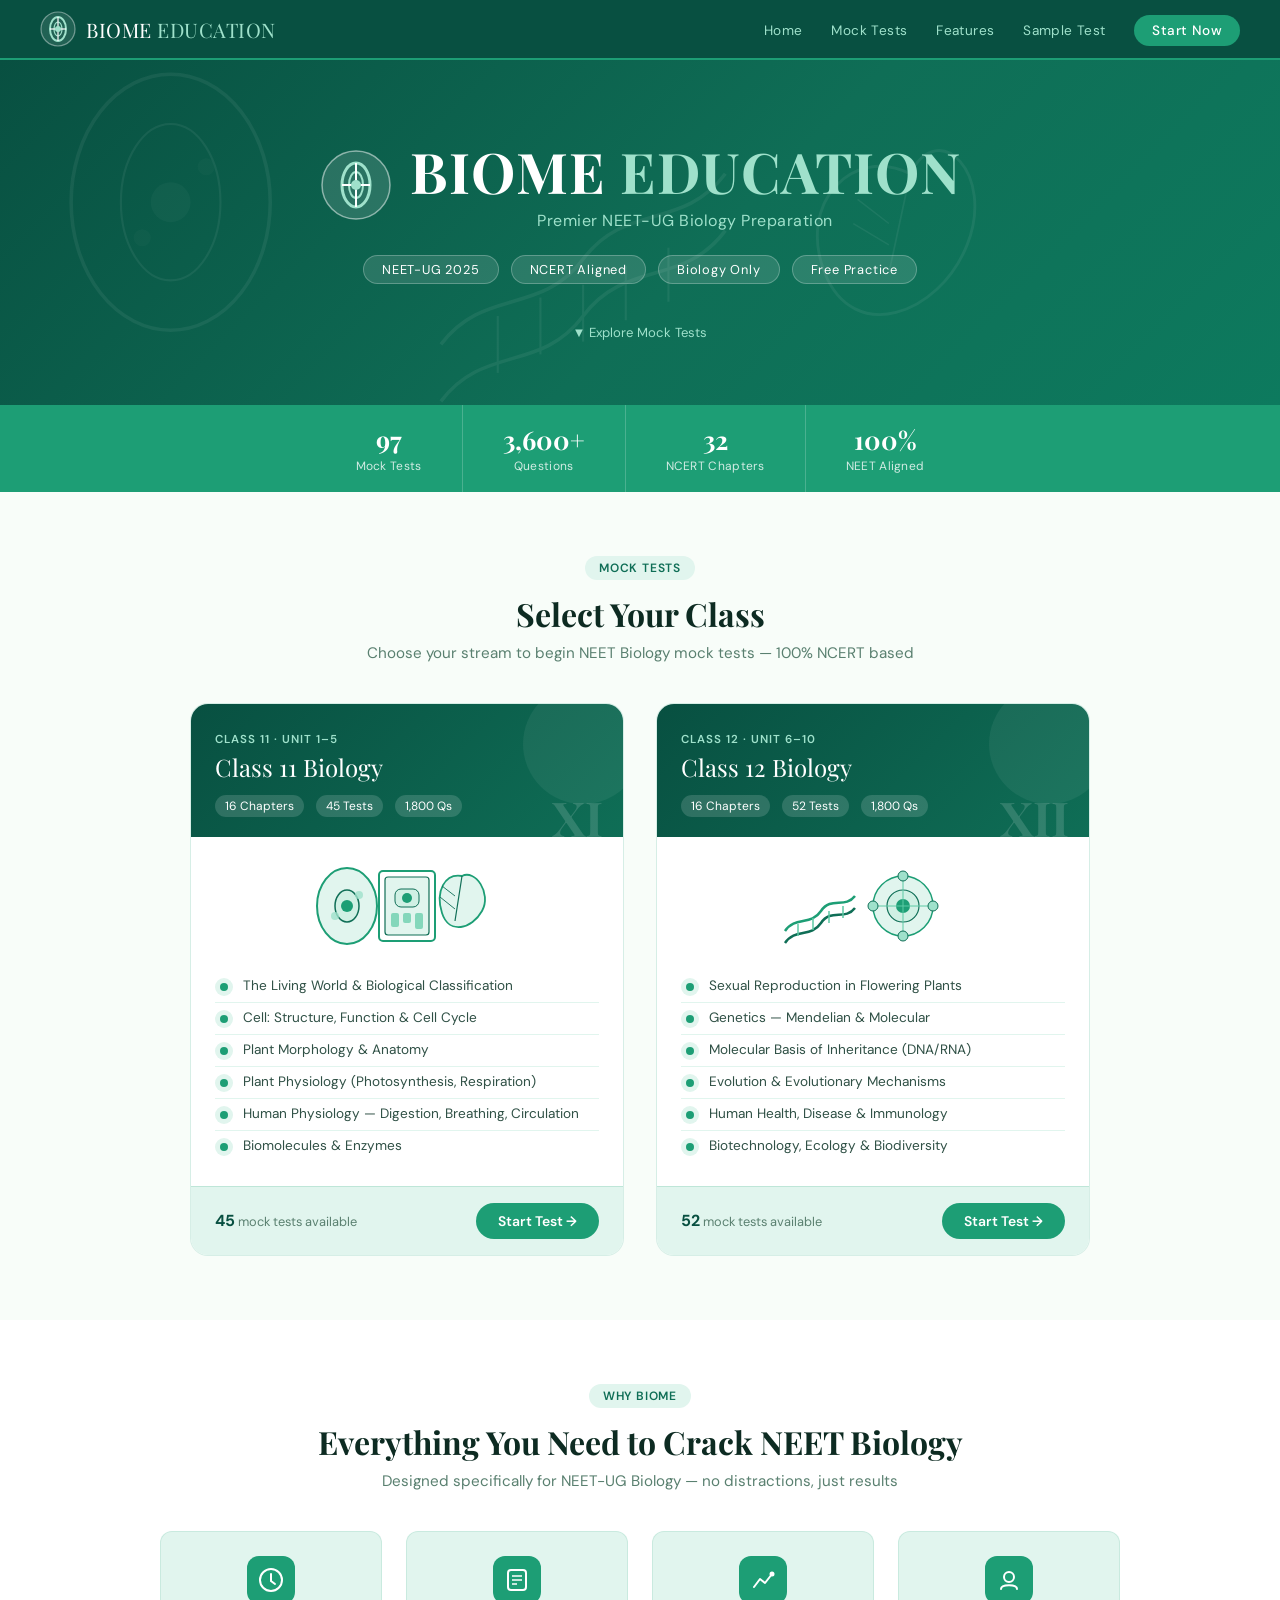
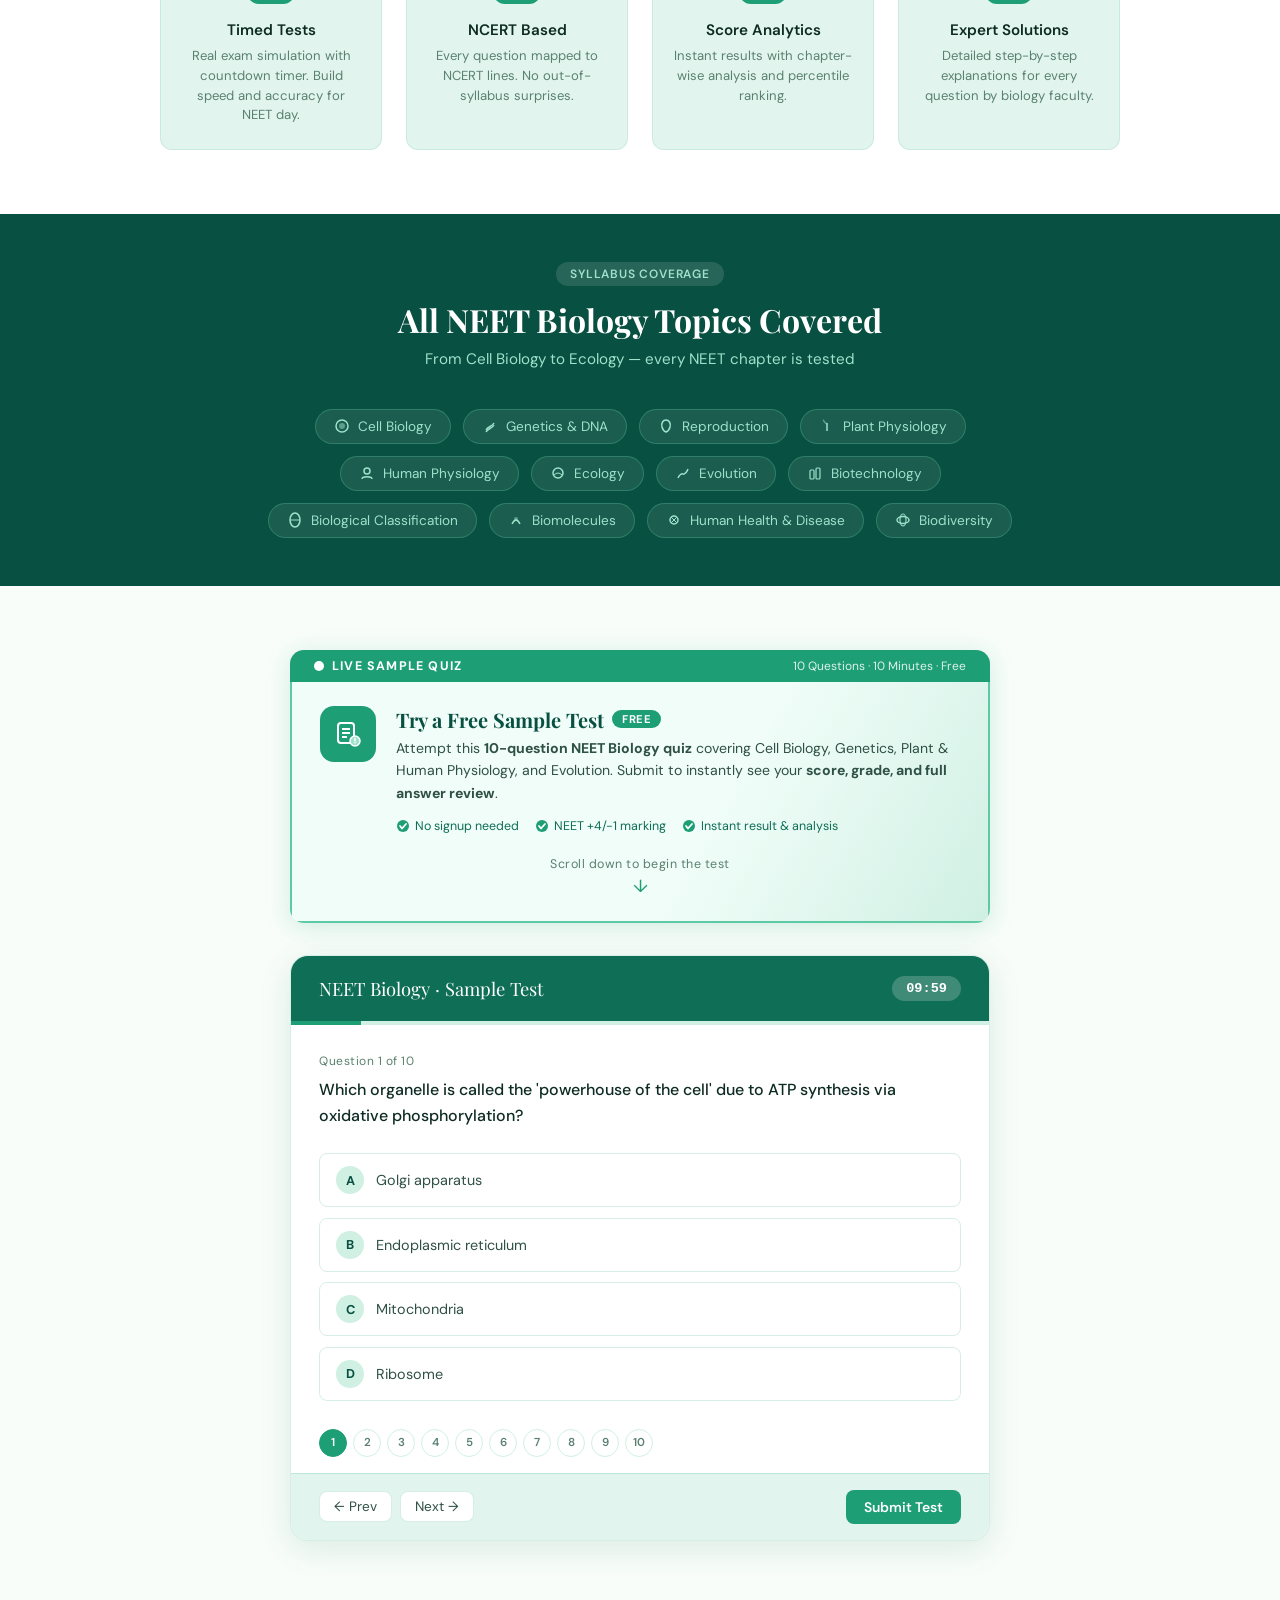
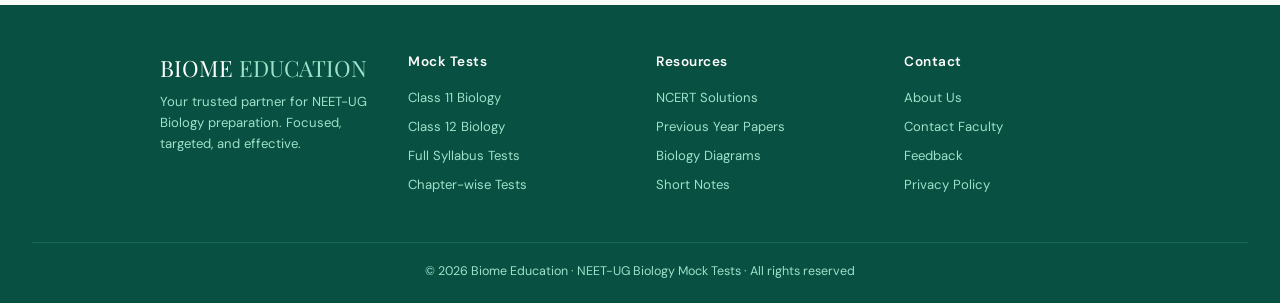
<file: Frontend/index (2).html>
<!DOCTYPE html>
<html lang="en">
<head>
  <meta charset="UTF-8" />
  <meta name="viewport" content="width=device-width, initial-scale=1.0"/>
  <title>Biome Education — NEET Biology Mock Tests</title>
  <link rel="stylesheet" href="style.css" />
</head>
<body>

  <!-- ========== NAVBAR ========== -->
  <nav>
    <a class="nav-brand" href="#">
      <svg class="nav-logo-icon" viewBox="0 0 36 36" xmlns="http://www.w3.org/2000/svg">
        <circle cx="18" cy="18" r="17" fill="rgba(255,255,255,0.1)" stroke="rgba(255,255,255,0.4)" stroke-width="1.2"/>
        <ellipse cx="18" cy="18" rx="8" ry="12" fill="none" stroke="#9FE1CB" stroke-width="2"/>
        <ellipse cx="18" cy="18" rx="4" ry="7" fill="none" stroke="#9FE1CB" stroke-width="1.2"/>
        <line x1="18" y1="6" x2="18" y2="30" stroke="#fff" stroke-width="1.2"/>
        <line x1="10" y1="18" x2="26" y2="18" stroke="#fff" stroke-width="1.2"/>
        <circle cx="18" cy="18" r="3" fill="#9FE1CB"/>
      </svg>
      <span class="nav-brand-name">BIOME <span>EDUCATION</span></span>
    </a>
    <ul class="nav-links">
      <li><a href="#home">Home</a></li>
      <li><a href="#classes">Mock Tests</a></li>
      <li><a href="#features">Features</a></li>
      <li><a href="#preview">Sample Test</a></li>
      <li><a href="#classes" class="nav-cta">Start Now</a></li>
    </ul>
  </nav>

  <!-- ========== HERO ========== -->
  <section class="hero" id="home">
    <!-- Decorative background biology SVG -->
    <svg class="hero-bg" viewBox="0 0 900 400" xmlns="http://www.w3.org/2000/svg" aria-hidden="true">
      <!-- Cell -->
      <ellipse cx="120" cy="100" rx="70" ry="90" fill="none" stroke="#fff" stroke-width="2.5"/>
      <ellipse cx="120" cy="100" rx="35" ry="55" fill="none" stroke="#fff" stroke-width="1.5"/>
      <circle cx="120" cy="100" r="14" fill="#fff" opacity="0.5"/>
      <circle cx="145" cy="75" r="6" fill="#fff" opacity="0.35"/>
      <circle cx="100" cy="125" r="6" fill="#fff" opacity="0.35"/>
      <!-- DNA double helix -->
      <path d="M310 200 C340 160 380 180 410 140 C440 100 480 120 510 80" fill="none" stroke="#fff" stroke-width="2.5"/>
      <path d="M310 240 C340 200 380 220 410 180 C440 140 480 160 510 120" fill="none" stroke="#fff" stroke-width="2.5"/>
      <line x1="350" y1="180" x2="350" y2="220" stroke="#fff" stroke-width="1.5"/>
      <line x1="380" y1="167" x2="380" y2="207" stroke="#fff" stroke-width="1.5"/>
      <line x1="410" y1="158" x2="410" y2="198" stroke="#fff" stroke-width="1.5"/>
      <line x1="440" y1="145" x2="440" y2="183" stroke="#fff" stroke-width="1.5"/>
      <line x1="470" y1="132" x2="470" y2="170" stroke="#fff" stroke-width="1.5"/>
      <!-- Leaf -->
      <path d="M640 80 C600 60 560 100 580 150 C600 200 660 180 680 130 C700 80 660 40 640 80Z" fill="none" stroke="#fff" stroke-width="2"/>
      <path d="M640 80 L625 150" stroke="#fff" stroke-width="1.2"/>
      <path d="M625 130 L600 115 M625 115 L603 98" stroke="#fff" stroke-width="1"/>
      <!-- Mitochondria -->
      <ellipse cx="800" cy="280" rx="55" ry="32" fill="none" stroke="#fff" stroke-width="2"/>
      <path d="M760 280 C770 265 780 275 790 260 C800 245 810 258 820 270 C830 282 840 265 848 270" fill="none" stroke="#fff" stroke-width="1.5"/>
      <!-- Neuron -->
      <circle cx="200" cy="310" r="22" fill="none" stroke="#fff" stroke-width="2"/>
      <path d="M220 295 L255 270 M220 310 L260 310 M220 325 L255 348" stroke="#fff" stroke-width="1.5"/>
      <path d="M178 295 L143 270 M178 310 L138 310 M178 325 L143 348" stroke="#fff" stroke-width="1.5"/>
      <circle cx="200" cy="310" r="8" fill="#fff" opacity="0.4"/>
    </svg>

    <div class="hero-content">
      <div class="hero-logo">
        <svg class="hero-logo-icon" viewBox="0 0 72 72" xmlns="http://www.w3.org/2000/svg">
          <circle cx="36" cy="36" r="34" fill="rgba(255,255,255,0.12)" stroke="rgba(255,255,255,0.5)" stroke-width="1.5"/>
          <ellipse cx="36" cy="36" rx="14" ry="22" fill="none" stroke="#9FE1CB" stroke-width="3"/>
          <ellipse cx="36" cy="36" rx="7" ry="13" fill="none" stroke="#9FE1CB" stroke-width="2"/>
          <line x1="36" y1="14" x2="36" y2="58" stroke="#fff" stroke-width="2"/>
          <line x1="22" y1="36" x2="50" y2="36" stroke="#fff" stroke-width="2"/>
          <circle cx="36" cy="36" r="5" fill="#9FE1CB"/>
        </svg>
        <div>
          <h1 class="hero-title">BIOME <span>EDUCATION</span></h1>
          <p class="hero-sub">Premier NEET-UG Biology Preparation</p>
        </div>
      </div>
      <div class="hero-badges">
        <span class="badge">NEET-UG 2025</span>
        <span class="badge">NCERT Aligned</span>
        <span class="badge">Biology Only</span>
        <span class="badge">Free Practice</span>
      </div>
      <p class="hero-scroll">▼ Explore Mock Tests</p>
    </div>
  </section>

  <!-- ========== STATS BAR ========== -->
  <div class="stats-bar">
    <div class="stat-item">
      <div class="stat-num">97</div>
      <div class="stat-lbl">Mock Tests</div>
    </div>
    <div class="stat-item">
      <div class="stat-num">3,600+</div>
      <div class="stat-lbl">Questions</div>
    </div>
    <div class="stat-item">
      <div class="stat-num">32</div>
      <div class="stat-lbl">NCERT Chapters</div>
    </div>
    <div class="stat-item">
      <div class="stat-num">100%</div>
      <div class="stat-lbl">NEET Aligned</div>
    </div>
  </div>

  <!-- ========== CLASS CARDS ========== -->
  <section class="class-section" id="classes">
    <div class="section-header">
      <span class="section-tag">MOCK TESTS</span>
      <h2 class="section-title">Select Your Class</h2>
      <p class="section-desc">Choose your stream to begin NEET Biology mock tests — 100% NCERT based</p>
    </div>

    <div class="cards-grid">

      <!-- Class 11 Card -->
      <div class="class-card">
        <div class="class-card-header">
          <div class="card-class-num">XI</div>
          <div class="card-title-group">
            <div class="card-label">Class 11 · Unit 1–5</div>
            <div class="card-name">Class 11 Biology</div>
            <div class="card-meta">
              <span class="meta-pill">16 Chapters</span>
              <span class="meta-pill">45 Tests</span>
              <span class="meta-pill">1,800 Qs</span>
            </div>
          </div>
        </div>
        <div class="card-body">
          <div class="card-diag">
            <svg viewBox="0 0 200 90" width="200" xmlns="http://www.w3.org/2000/svg">
              <!-- Animal cell -->
              <ellipse cx="40" cy="45" rx="30" ry="38" fill="#E1F5EE" stroke="#1D9E75" stroke-width="2"/>
              <ellipse cx="40" cy="45" rx="12" ry="16" fill="#d0f0e4" stroke="#0F6E56" stroke-width="1.5"/>
              <circle cx="40" cy="45" r="6" fill="#1D9E75"/>
              <circle cx="52" cy="34" r="4" fill="#9FE1CB" opacity="0.8"/>
              <circle cx="28" cy="55" r="4" fill="#9FE1CB" opacity="0.8"/>
              <!-- Plant cell -->
              <rect x="72" y="10" width="56" height="70" rx="4" fill="none" stroke="#1D9E75" stroke-width="2"/>
              <rect x="78" y="16" width="44" height="58" rx="3" fill="#E1F5EE" stroke="#0F6E56" stroke-width="1.2"/>
              <rect x="88" y="28" width="24" height="18" rx="6" fill="#d0f0e4" stroke="#0F6E56" stroke-width="1"/>
              <circle cx="100" cy="37" r="5" fill="#1D9E75"/>
              <rect x="84" y="52" width="8" height="14" rx="2" fill="#5DCAA5" opacity="0.7"/>
              <rect x="96" y="52" width="8" height="10" rx="2" fill="#5DCAA5" opacity="0.7"/>
              <rect x="108" y="52" width="8" height="16" rx="2" fill="#5DCAA5" opacity="0.7"/>
              <!-- Leaf -->
              <path d="M155 15 C138 12 128 30 135 52 C142 74 165 68 175 50 C185 32 168 8 155 15Z" fill="#E1F5EE" stroke="#1D9E75" stroke-width="1.8"/>
              <path d="M155 15 L148 60" stroke="#0F6E56" stroke-width="1.2"/>
              <path d="M148 48 L133 36" stroke="#0F6E56" stroke-width="0.9"/>
              <path d="M148 35 L135 25" stroke="#0F6E56" stroke-width="0.9"/>
            </svg>
          </div>
          <ul class="chapter-list">
            <li>
              <span class="ch-dot"><svg viewBox="0 0 10 10"><circle cx="5" cy="5" r="4" fill="#1D9E75"/></svg></span>
              The Living World &amp; Biological Classification
            </li>
            <li>
              <span class="ch-dot"><svg viewBox="0 0 10 10"><circle cx="5" cy="5" r="4" fill="#1D9E75"/></svg></span>
              Cell: Structure, Function &amp; Cell Cycle
            </li>
            <li>
              <span class="ch-dot"><svg viewBox="0 0 10 10"><circle cx="5" cy="5" r="4" fill="#1D9E75"/></svg></span>
              Plant Morphology &amp; Anatomy
            </li>
            <li>
              <span class="ch-dot"><svg viewBox="0 0 10 10"><circle cx="5" cy="5" r="4" fill="#1D9E75"/></svg></span>
              Plant Physiology (Photosynthesis, Respiration)
            </li>
            <li>
              <span class="ch-dot"><svg viewBox="0 0 10 10"><circle cx="5" cy="5" r="4" fill="#1D9E75"/></svg></span>
              Human Physiology — Digestion, Breathing, Circulation
            </li>
            <li>
              <span class="ch-dot"><svg viewBox="0 0 10 10"><circle cx="5" cy="5" r="4" fill="#1D9E75"/></svg></span>
              Biomolecules &amp; Enzymes
            </li>
          </ul>
        </div>
        <div class="card-footer">
          <div class="test-count-label"><strong>45</strong> mock tests available</div>
          <a class="btn-primary" href="C:\Users\Aryan\OneDrive\Desktop\EdTech\Edtech\BIOME-EDUCATION-TEST\Frontend\class 11\class11.html">Start Test →</a>
        </div>
      </div>

      <!-- Class 12 Card -->
      <div class="class-card">
        <div class="class-card-header">
          <div class="card-class-num">XII</div>
          <div class="card-title-group">
            <div class="card-label">Class 12 · Unit 6–10</div>
            <div class="card-name">Class 12 Biology</div>
            <div class="card-meta">
              <span class="meta-pill">16 Chapters</span>
              <span class="meta-pill">52 Tests</span>
              <span class="meta-pill">1,800 Qs</span>
            </div>
          </div>
        </div>
        <div class="card-body">
          <div class="card-diag">
            <svg viewBox="0 0 200 90" width="200" xmlns="http://www.w3.org/2000/svg">
              <!-- DNA -->
              <path d="M12 70 C22 55 38 65 48 50 C58 35 72 48 82 35" fill="none" stroke="#1D9E75" stroke-width="2.5"/>
              <path d="M12 82 C22 67 38 77 48 62 C58 47 72 60 82 47" fill="none" stroke="#0F6E56" stroke-width="2.5"/>
              <line x1="25" y1="63" x2="25" y2="75" stroke="#5DCAA5" stroke-width="1.5"/>
              <line x1="40" y1="57" x2="40" y2="69" stroke="#5DCAA5" stroke-width="1.5"/>
              <line x1="56" y1="50" x2="56" y2="62" stroke="#5DCAA5" stroke-width="1.5"/>
              <line x1="70" y1="45" x2="70" y2="57" stroke="#5DCAA5" stroke-width="1.5"/>
              <!-- Flower cross-section -->
              <circle cx="130" cy="45" r="30" fill="#E1F5EE" stroke="#1D9E75" stroke-width="1.5"/>
              <circle cx="130" cy="45" r="16" fill="#d0f0e4" stroke="#0F6E56" stroke-width="1.2"/>
              <circle cx="130" cy="45" r="7" fill="#1D9E75"/>
              <line x1="130" y1="15" x2="130" y2="75" stroke="#5DCAA5" stroke-width="1"/>
              <line x1="100" y1="45" x2="160" y2="45" stroke="#5DCAA5" stroke-width="1"/>
              <circle cx="130" cy="15" r="5" fill="#9FE1CB" stroke="#0F6E56" stroke-width="1"/>
              <circle cx="130" cy="75" r="5" fill="#9FE1CB" stroke="#0F6E56" stroke-width="1"/>
              <circle cx="100" cy="45" r="5" fill="#9FE1CB" stroke="#0F6E56" stroke-width="1"/>
              <circle cx="160" cy="45" r="5" fill="#9FE1CB" stroke="#0F6E56" stroke-width="1"/>
            </svg>
          </div>
          <ul class="chapter-list">
            <li>
              <span class="ch-dot"><svg viewBox="0 0 10 10"><circle cx="5" cy="5" r="4" fill="#1D9E75"/></svg></span>
              Sexual Reproduction in Flowering Plants
            </li>
            <li>
              <span class="ch-dot"><svg viewBox="0 0 10 10"><circle cx="5" cy="5" r="4" fill="#1D9E75"/></svg></span>
              Genetics — Mendelian &amp; Molecular
            </li>
            <li>
              <span class="ch-dot"><svg viewBox="0 0 10 10"><circle cx="5" cy="5" r="4" fill="#1D9E75"/></svg></span>
              Molecular Basis of Inheritance (DNA/RNA)
            </li>
            <li>
              <span class="ch-dot"><svg viewBox="0 0 10 10"><circle cx="5" cy="5" r="4" fill="#1D9E75"/></svg></span>
              Evolution &amp; Evolutionary Mechanisms
            </li>
            <li>
              <span class="ch-dot"><svg viewBox="0 0 10 10"><circle cx="5" cy="5" r="4" fill="#1D9E75"/></svg></span>
              Human Health, Disease &amp; Immunology
            </li>
            <li>
              <span class="ch-dot"><svg viewBox="0 0 10 10"><circle cx="5" cy="5" r="4" fill="#1D9E75"/></svg></span>
              Biotechnology, Ecology &amp; Biodiversity
            </li>
          </ul>
        </div>
        <div class="card-footer">
          <div class="test-count-label"><strong>52</strong> mock tests available</div>
          <a class="btn-primary" href="#">Start Test →</a>
        </div>
      </div>

    </div>
  </section>

  <!-- ========== FEATURES ========== -->
  <section class="features-section" id="features">
    <div class="section-header">
      <span class="section-tag">WHY BIOME</span>
      <h2 class="section-title">Everything You Need to Crack NEET Biology</h2>
      <p class="section-desc">Designed specifically for NEET-UG Biology — no distractions, just results</p>
    </div>
    <div class="features-grid">

      <div class="feature-card">
        <div class="feature-icon">
          <svg width="26" height="26" viewBox="0 0 26 26" fill="none" xmlns="http://www.w3.org/2000/svg">
            <circle cx="13" cy="13" r="11" stroke="#fff" stroke-width="2"/>
            <path d="M13 7 L13 14 L17 17" stroke="#fff" stroke-width="2" stroke-linecap="round"/>
          </svg>
        </div>
        <div class="feature-title">Timed Tests</div>
        <div class="feature-desc">Real exam simulation with countdown timer. Build speed and accuracy for NEET day.</div>
      </div>

      <div class="feature-card">
        <div class="feature-icon">
          <svg width="26" height="26" viewBox="0 0 26 26" fill="none" xmlns="http://www.w3.org/2000/svg">
            <rect x="4" y="3" width="18" height="20" rx="3" stroke="#fff" stroke-width="2"/>
            <line x1="8" y1="9" x2="18" y2="9" stroke="#fff" stroke-width="1.5"/>
            <line x1="8" y1="13" x2="18" y2="13" stroke="#fff" stroke-width="1.5"/>
            <line x1="8" y1="17" x2="13" y2="17" stroke="#fff" stroke-width="1.5"/>
          </svg>
        </div>
        <div class="feature-title">NCERT Based</div>
        <div class="feature-desc">Every question mapped to NCERT lines. No out-of-syllabus surprises.</div>
      </div>

      <div class="feature-card">
        <div class="feature-icon">
          <svg width="26" height="26" viewBox="0 0 26 26" fill="none" xmlns="http://www.w3.org/2000/svg">
            <polyline points="4,20 10,12 15,16 22,7" stroke="#fff" stroke-width="2" stroke-linecap="round" stroke-linejoin="round"/>
            <circle cx="22" cy="7" r="2.5" fill="#fff"/>
          </svg>
        </div>
        <div class="feature-title">Score Analytics</div>
        <div class="feature-desc">Instant results with chapter-wise analysis and percentile ranking.</div>
      </div>

      <div class="feature-card">
        <div class="feature-icon">
          <svg width="26" height="26" viewBox="0 0 26 26" fill="none" xmlns="http://www.w3.org/2000/svg">
            <circle cx="13" cy="10" r="5" stroke="#fff" stroke-width="2"/>
            <path d="M5 22 C5 17 21 17 21 22" stroke="#fff" stroke-width="2" stroke-linecap="round"/>
          </svg>
        </div>
        <div class="feature-title">Expert Solutions</div>
        <div class="feature-desc">Detailed step-by-step explanations for every question by biology faculty.</div>
      </div>

    </div>
  </section>

  <!-- ========== TOPICS / DIAGRAM SECTION ========== -->
  <section class="diagram-section">
    <div class="section-header">
      <span class="section-tag">SYLLABUS COVERAGE</span>
      <h2 class="section-title">All NEET Biology Topics Covered</h2>
      <p class="section-desc">From Cell Biology to Ecology — every NEET chapter is tested</p>
    </div>
    <div class="topic-chips">
      <div class="topic-chip">
        <svg viewBox="0 0 16 16" fill="none"><circle cx="8" cy="8" r="6" stroke="#9FE1CB" stroke-width="1.5"/><circle cx="8" cy="8" r="3" fill="#9FE1CB" opacity="0.5"/></svg>
        Cell Biology
      </div>
      <div class="topic-chip">
        <svg viewBox="0 0 16 16" fill="none"><path d="M4 12 C6 8 10 9 12 5" stroke="#9FE1CB" stroke-width="1.5"/><path d="M4 14 C6 10 10 11 12 7" stroke="#9FE1CB" stroke-width="1.5"/></svg>
        Genetics &amp; DNA
      </div>
      <div class="topic-chip">
        <svg viewBox="0 0 16 16" fill="none"><path d="M8 2 C5 2 3 5 4 9 C5 13 8 14 8 14 C8 14 11 13 12 9 C13 5 11 2 8 2Z" stroke="#9FE1CB" stroke-width="1.5"/></svg>
        Reproduction
      </div>
      <div class="topic-chip">
        <svg viewBox="0 0 16 16" fill="none"><path d="M8 13 L8 5" stroke="#9FE1CB" stroke-width="1.5"/><path d="M8 7 C5 5 3 3 4 1 C6 3 7 5 8 5" fill="#9FE1CB" opacity="0.5"/></svg>
        Plant Physiology
      </div>
      <div class="topic-chip">
        <svg viewBox="0 0 16 16" fill="none"><circle cx="8" cy="6" r="3" stroke="#9FE1CB" stroke-width="1.5"/><path d="M3 14 C3 11 13 11 13 14" stroke="#9FE1CB" stroke-width="1.5"/></svg>
        Human Physiology
      </div>
      <div class="topic-chip">
        <svg viewBox="0 0 16 16" fill="none"><circle cx="8" cy="8" r="5" stroke="#9FE1CB" stroke-width="1.5"/><path d="M4 10 Q8 6 12 10" stroke="#9FE1CB" stroke-width="1"/></svg>
        Ecology
      </div>
      <div class="topic-chip">
        <svg viewBox="0 0 16 16" fill="none"><path d="M3 13 C4 10 7 8 8 9 C9 10 12 7 13 4" stroke="#9FE1CB" stroke-width="1.5"/></svg>
        Evolution
      </div>
      <div class="topic-chip">
        <svg viewBox="0 0 16 16" fill="none"><rect x="3" y="5" width="4" height="9" rx="1" stroke="#9FE1CB" stroke-width="1.2"/><rect x="9" y="3" width="4" height="11" rx="1" stroke="#9FE1CB" stroke-width="1.2"/></svg>
        Biotechnology
      </div>
      <div class="topic-chip">
        <svg viewBox="0 0 16 16" fill="none"><ellipse cx="8" cy="8" rx="5" ry="7" stroke="#9FE1CB" stroke-width="1.5"/><line x1="3" y1="8" x2="13" y2="8" stroke="#9FE1CB" stroke-width="1"/></svg>
        Biological Classification
      </div>
      <div class="topic-chip">
        <svg viewBox="0 0 16 16" fill="none"><path d="M4 12 Q8 4 12 12" stroke="#9FE1CB" stroke-width="1.5"/><circle cx="8" cy="7" r="2" fill="#9FE1CB" opacity="0.5"/></svg>
        Biomolecules
      </div>
      <div class="topic-chip">
        <svg viewBox="0 0 16 16" fill="none"><circle cx="8" cy="8" r="4" stroke="#9FE1CB" stroke-width="1.5"/><path d="M5 5 L11 11 M5 11 L11 5" stroke="#9FE1CB" stroke-width="1"/></svg>
        Human Health &amp; Disease
      </div>
      <div class="topic-chip">
        <svg viewBox="0 0 16 16" fill="none"><ellipse cx="8" cy="8" rx="6" ry="3.5" stroke="#9FE1CB" stroke-width="1.5"/><ellipse cx="8" cy="8" rx="3" ry="6" stroke="#9FE1CB" stroke-width="1.2"/></svg>
        Biodiversity
      </div>
    </div>
  </section>

  <!-- ========== SAMPLE TEST (LIVE) ========== -->
  <section class="test-preview-section" id="preview">

    <!-- Attention banner -->
    <div style="max-width:700px;margin:0 auto 2rem;border-radius:14px;overflow:hidden;box-shadow:0 4px 24px rgba(29,158,117,0.18);">

      <!-- Flashing top strip -->
      <div style="background:#1D9E75;padding:8px 1.5rem;display:flex;align-items:center;justify-content:space-between;gap:10px;">
        <div style="display:flex;align-items:center;gap:8px;">
          <span style="display:inline-block;width:10px;height:10px;border-radius:50%;background:#fff;animation:pulse-dot 1.2s infinite;"></span>
          <span style="font-size:0.78rem;font-weight:700;color:#fff;letter-spacing:1.2px;text-transform:uppercase;">Live Sample Quiz</span>
        </div>
        <span style="font-size:0.75rem;color:rgba(255,255,255,0.85);">10 Questions · 10 Minutes · Free</span>
      </div>

      <!-- Main highlight card -->
      <div style="background:linear-gradient(120deg,#f0fdf8 60%,#d0f0e4 100%);border:2px solid #5DCAA5;border-top:none;padding:1.5rem 1.75rem;">
        <div style="display:flex;align-items:flex-start;gap:1.25rem;flex-wrap:wrap;">

          <!-- Icon -->
          <div style="width:56px;height:56px;border-radius:14px;background:#1D9E75;display:flex;align-items:center;justify-content:center;flex-shrink:0;">
            <svg width="28" height="28" viewBox="0 0 28 28" fill="none" xmlns="http://www.w3.org/2000/svg">
              <rect x="4" y="3" width="16" height="20" rx="3" stroke="#fff" stroke-width="2"/>
              <line x1="8" y1="9" x2="16" y2="9" stroke="#fff" stroke-width="1.8"/>
              <line x1="8" y1="13" x2="16" y2="13" stroke="#fff" stroke-width="1.8"/>
              <line x1="8" y1="17" x2="13" y2="17" stroke="#fff" stroke-width="1.8"/>
              <circle cx="21" cy="21" r="5" fill="#9FE1CB" stroke="#fff" stroke-width="1.5"/>
              <line x1="21" y1="18.5" x2="21" y2="21" stroke="#fff" stroke-width="1.5" stroke-linecap="round"/>
              <circle cx="21" cy="22.8" r="0.8" fill="#fff"/>
            </svg>
          </div>

          <!-- Text -->
          <div style="flex:1;min-width:180px;">
            <div style="display:flex;align-items:center;gap:8px;flex-wrap:wrap;margin-bottom:4px;">
              <h2 style="font-family:'Playfair Display',serif;font-size:1.25rem;color:#085041;margin:0;">Try a Free Sample Test</h2>
              <span style="background:#1D9E75;color:#fff;font-size:0.7rem;font-weight:700;padding:2px 10px;border-radius:10px;letter-spacing:0.5px;">FREE</span>
            </div>
            <p style="font-size:0.88rem;color:#2f5045;line-height:1.6;margin:0;">
              Attempt this <strong>10-question NEET Biology quiz</strong> covering Cell Biology, Genetics, Plant &amp; Human Physiology, and Evolution. Submit to instantly see your <strong>score, grade, and full answer review</strong>.
            </p>
            <!-- Checklist -->
            <div style="display:flex;gap:1rem;flex-wrap:wrap;margin-top:0.85rem;">
              <span style="font-size:0.78rem;color:#0F6E56;display:flex;align-items:center;gap:5px;">
                <svg width="14" height="14" viewBox="0 0 14 14" fill="none"><circle cx="7" cy="7" r="6" fill="#1D9E75"/><polyline points="4,7 6,9.5 10,5" stroke="#fff" stroke-width="1.8" stroke-linecap="round" stroke-linejoin="round"/></svg>
                No signup needed
              </span>
              <span style="font-size:0.78rem;color:#0F6E56;display:flex;align-items:center;gap:5px;">
                <svg width="14" height="14" viewBox="0 0 14 14" fill="none"><circle cx="7" cy="7" r="6" fill="#1D9E75"/><polyline points="4,7 6,9.5 10,5" stroke="#fff" stroke-width="1.8" stroke-linecap="round" stroke-linejoin="round"/></svg>
                NEET +4/−1 marking
              </span>
              <span style="font-size:0.78rem;color:#0F6E56;display:flex;align-items:center;gap:5px;">
                <svg width="14" height="14" viewBox="0 0 14 14" fill="none"><circle cx="7" cy="7" r="6" fill="#1D9E75"/><polyline points="4,7 6,9.5 10,5" stroke="#fff" stroke-width="1.8" stroke-linecap="round" stroke-linejoin="round"/></svg>
                Instant result &amp; analysis
              </span>
            </div>
          </div>
        </div>

        <!-- Arrow pointing down -->
        <div style="text-align:center;margin-top:1.1rem;">
          <span style="font-size:0.78rem;color:#5a8070;letter-spacing:0.5px;">Scroll down to begin the test</span>
          <div style="font-size:1.1rem;color:#1D9E75;animation:bounce-arrow 1.4s infinite;margin-top:2px;">↓</div>
        </div>
      </div>
    </div>

    <style>
      @keyframes pulse-dot {
        0%,100% { opacity:1; transform:scale(1); }
        50%      { opacity:0.4; transform:scale(0.7); }
      }
      @keyframes bounce-arrow {
        0%,100% { transform:translateY(0); }
        50%      { transform:translateY(5px); }
      }
    </style>

    <!-- QUIZ PANEL -->
    <div class="test-card" id="quiz-panel">
      <div class="test-card-header">
        <div class="test-card-title" id="quiz-title">NEET Biology · Sample Test</div>
        <div class="timer-badge" id="timer">10:00</div>
      </div>

      <!-- Progress bar -->
      <div style="height:4px;background:#d0f0e4;">
        <div id="progress-bar" style="height:4px;background:#1D9E75;width:10%;transition:width 0.3s;"></div>
      </div>

      <div class="question-area" id="question-area">
        <div class="q-number" id="q-number">Question 1 of 10</div>
        <div class="q-text" id="q-text"></div>
        <ul class="options-list" id="options-list"></ul>
      </div>

      <!-- Question dots navigation -->
      <div style="padding:0 1.75rem 1rem;display:flex;gap:6px;flex-wrap:wrap;" id="q-dots"></div>

      <div class="test-card-footer">
        <div class="q-nav">
          <button id="btn-prev" onclick="goTo(currentQ - 1)">← Prev</button>
          <button id="btn-next" onclick="goTo(currentQ + 1)">Next →</button>
        </div>
        <button class="btn-primary btn-submit" id="btn-submit" onclick="submitTest()">Submit Test</button>
      </div>
    </div>

    <!-- RESULT PANEL (hidden until submit) -->
    <div class="test-card" id="result-panel" style="display:none;">

      <!-- Result header with grade colour -->
      <div id="result-header" class="test-card-header" style="flex-direction:column;align-items:center;gap:8px;padding:2rem 1.75rem;">
        <div id="result-emoji" style="font-size:2.8rem;"></div>
        <div id="result-grade" style="font-size:1.4rem;font-family:'Playfair Display',serif;color:#fff;text-align:center;"></div>
        <div id="result-subtitle" style="font-size:0.88rem;color:rgba(255,255,255,0.8);text-align:center;"></div>
      </div>

      <!-- Score cards -->
      <div style="display:grid;grid-template-columns:repeat(4,1fr);gap:1px;background:var(--border);">
        <div style="background:#fff;padding:1rem;text-align:center;">
          <div style="font-size:1.6rem;font-weight:700;color:#1D9E75;" id="r-score">0</div>
          <div style="font-size:0.72rem;color:#5a8070;margin-top:2px;">Score</div>
        </div>
        <div style="background:#fff;padding:1rem;text-align:center;">
          <div style="font-size:1.6rem;font-weight:700;color:#1D9E75;" id="r-correct">0</div>
          <div style="font-size:0.72rem;color:#5a8070;margin-top:2px;">Correct</div>
        </div>
        <div style="background:#fff;padding:1rem;text-align:center;">
          <div style="font-size:1.6rem;font-weight:700;color:#c0392b;" id="r-wrong">0</div>
          <div style="font-size:0.72rem;color:#5a8070;margin-top:2px;">Wrong</div>
        </div>
        <div style="background:#fff;padding:1rem;text-align:center;">
          <div style="font-size:1.6rem;font-weight:700;color:#888;" id="r-skip">0</div>
          <div style="font-size:0.72rem;color:#5a8070;margin-top:2px;">Skipped</div>
        </div>
      </div>

      <!-- NEET marking info -->
      <div style="padding:0.75rem 1.75rem;background:#f8fdf9;border-bottom:1px solid var(--border);font-size:0.78rem;color:#5a8070;text-align:center;">
        NEET Marking: +4 per correct · −1 per wrong · 0 for skipped
      </div>

      <!-- Question-wise review -->
      <div style="padding:1.5rem 1.75rem;" id="review-list"></div>

      <!-- Retake button -->
      <div style="padding:1rem 1.75rem;border-top:1px solid var(--border);text-align:center;">
        <button class="btn-primary" onclick="restartTest()" style="padding:10px 32px;">↺ Retake Test</button>
      </div>
    </div>

  </section>

  <!-- ========== FOOTER ========== -->
  <footer>
    <div class="footer-grid">
      <div class="footer-brand">
        <div class="brand-name">BIOME <span>EDUCATION</span></div>
        <p>Your trusted partner for NEET-UG Biology preparation. Focused, targeted, and effective.</p>
      </div>
      <div class="footer-col">
        <h4>Mock Tests</h4>
        <ul>
          <li><a href="#">Class 11 Biology</a></li>
          <li><a href="#">Class 12 Biology</a></li>
          <li><a href="#">Full Syllabus Tests</a></li>
          <li><a href="#">Chapter-wise Tests</a></li>
        </ul>
      </div>
      <div class="footer-col">
        <h4>Resources</h4>
        <ul>
          <li><a href="#">NCERT Solutions</a></li>
          <li><a href="#">Previous Year Papers</a></li>
          <li><a href="#">Biology Diagrams</a></li>
          <li><a href="#">Short Notes</a></li>
        </ul>
      </div>
      <div class="footer-col">
        <h4>Contact</h4>
        <ul>
          <li><a href="#">About Us</a></li>
          <li><a href="#">Contact Faculty</a></li>
          <li><a href="#">Feedback</a></li>
          <li><a href="#">Privacy Policy</a></li>
        </ul>
      </div>
    </div>
    <div class="footer-bottom">
      © 2026 Biome Education · NEET-UG Biology Mock Tests · All rights reserved
    </div>
  </footer>

  <!-- ========== JAVASCRIPT ========== -->
  <script>
    /* ── QUESTION BANK ── */
    var questions = [
      {
        q: "Which organelle is called the 'powerhouse of the cell' due to ATP synthesis via oxidative phosphorylation?",
        opts: ["Golgi apparatus", "Endoplasmic reticulum", "Mitochondria", "Ribosome"],
        ans: 2,
        topic: "Cell Biology",
        exp: "Mitochondria produce ATP through oxidative phosphorylation, earning the name 'powerhouse of the cell'."
      },
      {
        q: "Photosynthesis takes place in which part of the plant cell?",
        opts: ["Mitochondria", "Nucleus", "Chloroplast", "Vacuole"],
        ans: 2,
        topic: "Plant Physiology",
        exp: "Chloroplasts contain chlorophyll and are the site of photosynthesis in plant cells."
      },
      {
        q: "Which nitrogenous base is found in RNA but NOT in DNA?",
        opts: ["Adenine", "Guanine", "Thymine", "Uracil"],
        ans: 3,
        topic: "Genetics & Molecular Biology",
        exp: "RNA contains Uracil instead of Thymine. DNA has Thymine while RNA replaces it with Uracil."
      },
      {
        q: "The process by which plants lose water through their leaves is called:",
        opts: ["Osmosis", "Transpiration", "Respiration", "Guttation"],
        ans: 1,
        topic: "Plant Physiology",
        exp: "Transpiration is the loss of water vapour from plant surfaces, mainly through stomata in leaves."
      },
      {
        q: "Which blood group is known as the 'universal donor'?",
        opts: ["A", "B", "AB", "O"],
        ans: 3,
        topic: "Human Physiology",
        exp: "Blood group O (O negative) is the universal donor because it lacks A and B antigens on red blood cells."
      },
      {
        q: "Mendel's Law of Independent Assortment applies to genes located on:",
        opts: ["Same chromosome", "Different chromosomes", "X chromosome only", "Mitochondrial DNA"],
        ans: 1,
        topic: "Genetics",
        exp: "Independent assortment applies to genes on different (non-homologous) chromosomes, as they segregate independently during meiosis."
      },
      {
        q: "Which part of the human brain controls balance and coordination?",
        opts: ["Cerebrum", "Medulla oblongata", "Cerebellum", "Hypothalamus"],
        ans: 2,
        topic: "Human Physiology",
        exp: "The cerebellum is responsible for coordination of voluntary movements, balance, and fine motor control."
      },
      {
        q: "DNA replication occurs during which phase of the cell cycle?",
        opts: ["G1 phase", "S phase", "G2 phase", "M phase"],
        ans: 1,
        topic: "Cell Biology",
        exp: "DNA synthesis and replication occur during the S (Synthesis) phase of interphase in the cell cycle."
      },
      {
        q: "Which enzyme is responsible for breaking down starch into maltose in the human digestive system?",
        opts: ["Pepsin", "Lipase", "Amylase", "Trypsin"],
        ans: 2,
        topic: "Human Physiology",
        exp: "Amylase (salivary and pancreatic) breaks down starch into maltose. It begins digestion in the mouth."
      },
      {
        q: "The theory of evolution by natural selection was proposed by:",
        opts: ["Gregor Mendel", "Louis Pasteur", "Charles Darwin", "Jean-Baptiste Lamarck"],
        ans: 2,
        topic: "Evolution",
        exp: "Charles Darwin proposed the theory of evolution by natural selection in his 1859 book 'On the Origin of Species'."
      }
    ];

    /* ── STATE ── */
    var currentQ = 0;
    var userAnswers = new Array(questions.length).fill(-1);
    var timerSeconds = 10 * 60;
    var timerInterval = null;
    var testSubmitted = false;

    /* ── INIT ── */
    function initTest() {
      currentQ = 0;
      userAnswers = new Array(questions.length).fill(-1);
      timerSeconds = 10 * 60;
      testSubmitted = false;
      document.getElementById('quiz-panel').style.display = 'block';
      document.getElementById('result-panel').style.display = 'none';
      buildDots();
      renderQuestion();
      startTimer();
    }

    /* ── TIMER ── */
    function startTimer() {
      clearInterval(timerInterval);
      timerInterval = setInterval(function() {
        if (timerSeconds <= 0) {
          clearInterval(timerInterval);
          submitTest();
          return;
        }
        timerSeconds--;
        var m = Math.floor(timerSeconds / 60).toString().padStart(2, '0');
        var s = (timerSeconds % 60).toString().padStart(2, '0');
        var el = document.getElementById('timer');
        if (el) {
          el.textContent = m + ':' + s;
          el.style.background = timerSeconds < 60 ? 'rgba(192,57,43,0.5)' : 'rgba(255,255,255,0.2)';
        }
      }, 1000);
    }

    /* ── RENDER QUESTION ── */
    function renderQuestion() {
      var q = questions[currentQ];
      document.getElementById('q-number').textContent = 'Question ' + (currentQ + 1) + ' of ' + questions.length;
      document.getElementById('q-text').textContent = q.q;
      document.getElementById('progress-bar').style.width = (((currentQ + 1) / questions.length) * 100) + '%';

      var keys = ['A', 'B', 'C', 'D'];
      var list = document.getElementById('options-list');
      list.innerHTML = '';
      q.opts.forEach(function(opt, i) {
        var li = document.createElement('li');
        li.className = 'option' + (userAnswers[currentQ] === i ? ' selected' : '');
        li.innerHTML = '<span class="option-key">' + keys[i] + '</span>' + opt;
        li.onclick = (function(idx) {
          return function() { selectAnswer(idx); };
        })(i);
        list.appendChild(li);
      });

      document.getElementById('btn-prev').disabled = currentQ === 0;
      document.getElementById('btn-next').disabled = currentQ === questions.length - 1;
      updateDots();
    }

    /* ── SELECT ANSWER ── */
    function selectAnswer(idx) {
      if (testSubmitted) return;
      userAnswers[currentQ] = idx;
      renderQuestion();
      updateDots();
    }

    /* ── NAVIGATION ── */
    function goTo(idx) {
      if (idx < 0 || idx >= questions.length) return;
      currentQ = idx;
      renderQuestion();
    }

    /* ── DOTS ── */
    function buildDots() {
      var container = document.getElementById('q-dots');
      container.innerHTML = '';
      questions.forEach(function(_, i) {
        var dot = document.createElement('div');
        dot.id = 'dot-' + i;
        dot.onclick = (function(idx) { return function() { goTo(idx); }; })(i);
        dot.style.cssText = 'width:28px;height:28px;border-radius:50%;display:flex;align-items:center;justify-content:center;font-size:0.72rem;font-weight:600;cursor:pointer;border:1.5px solid #d0f0e4;background:#fff;color:#5a8070;transition:all 0.15s;';
        dot.textContent = i + 1;
        container.appendChild(dot);
      });
    }

    function updateDots() {
      questions.forEach(function(_, i) {
        var dot = document.getElementById('dot-' + i);
        if (!dot) return;
        if (i === currentQ) {
          dot.style.background = '#1D9E75';
          dot.style.color = '#fff';
          dot.style.borderColor = '#1D9E75';
        } else if (userAnswers[i] !== -1) {
          dot.style.background = '#E1F5EE';
          dot.style.color = '#085041';
          dot.style.borderColor = '#5DCAA5';
        } else {
          dot.style.background = '#fff';
          dot.style.color = '#5a8070';
          dot.style.borderColor = '#d0f0e4';
        }
      });
    }

    /* ── SUBMIT & RESULT ── */
    function submitTest() {
      if (testSubmitted) return;
      testSubmitted = true;
      clearInterval(timerInterval);

      var correct = 0, wrong = 0, skipped = 0;
      userAnswers.forEach(function(ans, i) {
        if (ans === -1) skipped++;
        else if (ans === questions[i].ans) correct++;
        else wrong++;
      });

      /* NEET marking: +4 correct, -1 wrong */
      var neetScore = (correct * 4) - (wrong * 1);
      var maxScore = questions.length * 4;
      var pct = Math.round((correct / questions.length) * 100);

      /* Grade + message */
      var emoji, grade, subtitle, headerBg;
      if (pct >= 80) {
        emoji = '🏆'; grade = 'Future Doctor!';
        subtitle = 'Outstanding performance! You are NEET ready. Keep up this brilliance.';
        headerBg = 'linear-gradient(135deg,#085041,#1D9E75)';
      } else if (pct >= 60) {
        emoji = '👍'; grade = 'Well Done!';
        subtitle = 'Good effort! A little more revision and you will be unstoppable.';
        headerBg = 'linear-gradient(135deg,#0F6E56,#5DCAA5)';
      } else if (pct >= 40) {
        emoji = '📚'; grade = 'Keep Practising!';
        subtitle = 'You are on the right track. Focus on weak topics and attempt more tests.';
        headerBg = 'linear-gradient(135deg,#ba7517,#ef9f27)';
      } else {
        emoji = '💪'; grade = 'Needs More Practice';
        subtitle = 'Do not give up! Revise NCERT thoroughly and attempt the test again.';
        headerBg = 'linear-gradient(135deg,#993c1d,#d85a30)';
      }

      /* Fill result panel */
      document.getElementById('result-emoji').textContent = emoji;
      document.getElementById('result-grade').textContent = grade;
      document.getElementById('result-subtitle').textContent = subtitle;
      document.getElementById('result-header').style.background = headerBg;
      document.getElementById('r-score').textContent = neetScore + ' / ' + maxScore;
      document.getElementById('r-correct').textContent = correct;
      document.getElementById('r-wrong').textContent = wrong;
      document.getElementById('r-skip').textContent = skipped;

      /* Question-wise review */
      var reviewList = document.getElementById('review-list');
      reviewList.innerHTML = '<h3 style="font-family:\'Playfair Display\',serif;font-size:1.05rem;color:#0d2b22;margin-bottom:1rem;">Question-wise Review</h3>';
      var keys = ['A', 'B', 'C', 'D'];
      questions.forEach(function(q, i) {
        var ua = userAnswers[i];
        var isCorrect = ua === q.ans;
        var isSkipped = ua === -1;
        var statusColor = isSkipped ? '#888' : (isCorrect ? '#1D9E75' : '#c0392b');
        var statusText  = isSkipped ? 'Skipped' : (isCorrect ? '✓ Correct' : '✗ Wrong');
        var statusBg    = isSkipped ? '#f0f0f0' : (isCorrect ? '#E1F5EE' : '#fdecea');

        var div = document.createElement('div');
        div.style.cssText = 'margin-bottom:1rem;border:1px solid #e0f0e8;border-radius:10px;overflow:hidden;';
        div.innerHTML =
          '<div style="padding:0.85rem 1rem;background:' + statusBg + ';display:flex;justify-content:space-between;align-items:flex-start;gap:10px;">' +
            '<div style="font-size:0.88rem;color:#0d2b22;font-weight:500;flex:1;">Q' + (i+1) + '. ' + q.q + '</div>' +
            '<span style="font-size:0.75rem;font-weight:600;color:' + statusColor + ';white-space:nowrap;">' + statusText + '</span>' +
          '</div>' +
          '<div style="padding:0.75rem 1rem;background:#fff;">' +
            (ua !== -1 && !isCorrect ? '<div style="font-size:0.8rem;color:#c0392b;margin-bottom:4px;">Your answer: <strong>' + keys[ua] + '. ' + q.opts[ua] + '</strong></div>' : '') +
            '<div style="font-size:0.8rem;color:#1D9E75;margin-bottom:6px;">Correct answer: <strong>' + keys[q.ans] + '. ' + q.opts[q.ans] + '</strong></div>' +
            '<div style="font-size:0.78rem;color:#5a8070;line-height:1.5;border-top:1px dashed #d0f0e4;padding-top:6px;"><em>Explanation:</em> ' + q.exp + '</div>' +
          '</div>';
        reviewList.appendChild(div);
      });

      /* Swap panels */
      document.getElementById('quiz-panel').style.display = 'none';
      document.getElementById('result-panel').style.display = 'block';
      document.getElementById('result-panel').scrollIntoView({ behavior: 'smooth', block: 'start' });
    }

    /* ── RESTART ── */
    function restartTest() {
      initTest();
      document.getElementById('quiz-panel').scrollIntoView({ behavior: 'smooth', block: 'start' });
    }

    /* ── SMOOTH SCROLL FOR NAV ── */
    document.querySelectorAll('a[href^="#"]').forEach(function(a) {
      a.addEventListener('click', function(e) {
        var target = document.querySelector(this.getAttribute('href'));
        if (target) {
          e.preventDefault();
          target.scrollIntoView({ behavior: 'smooth' });
        }
      });
    });

    /* ── START ── */
    initTest();
  </script>

</body>
</html>
</file>
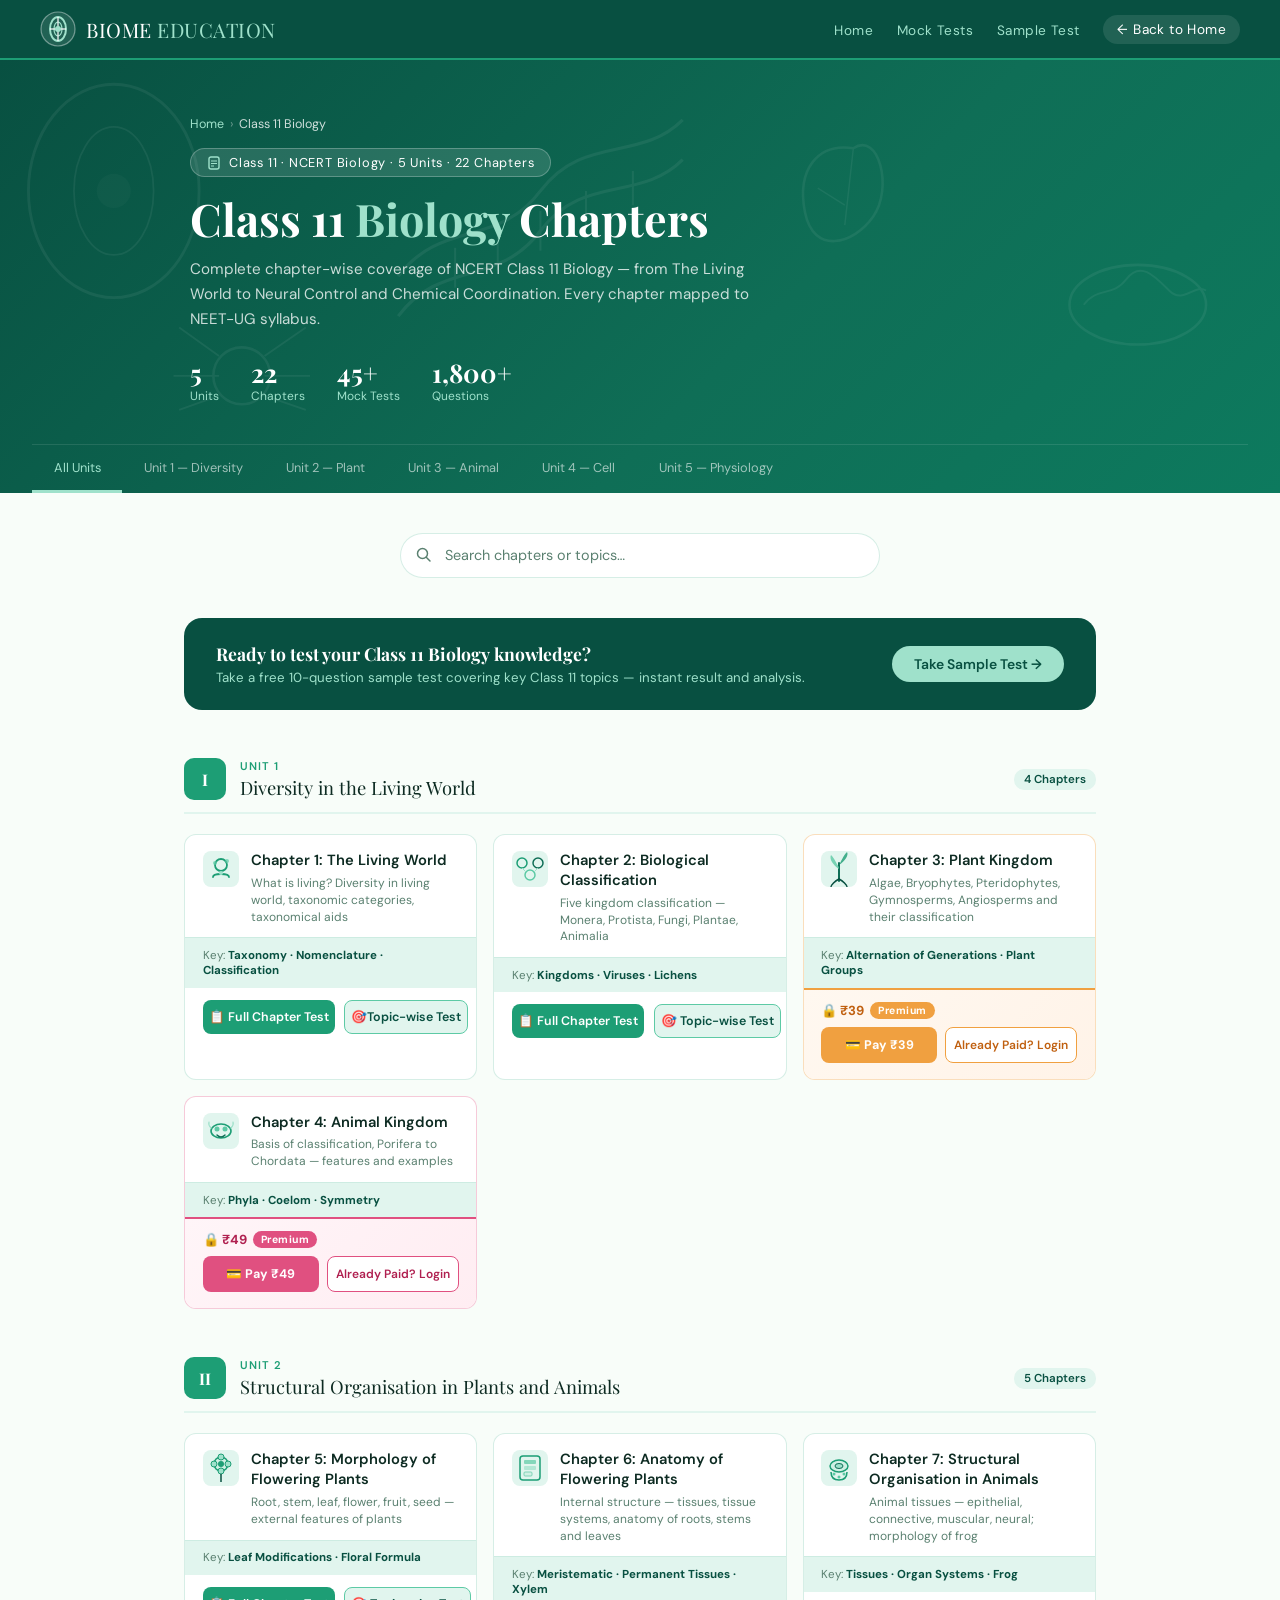
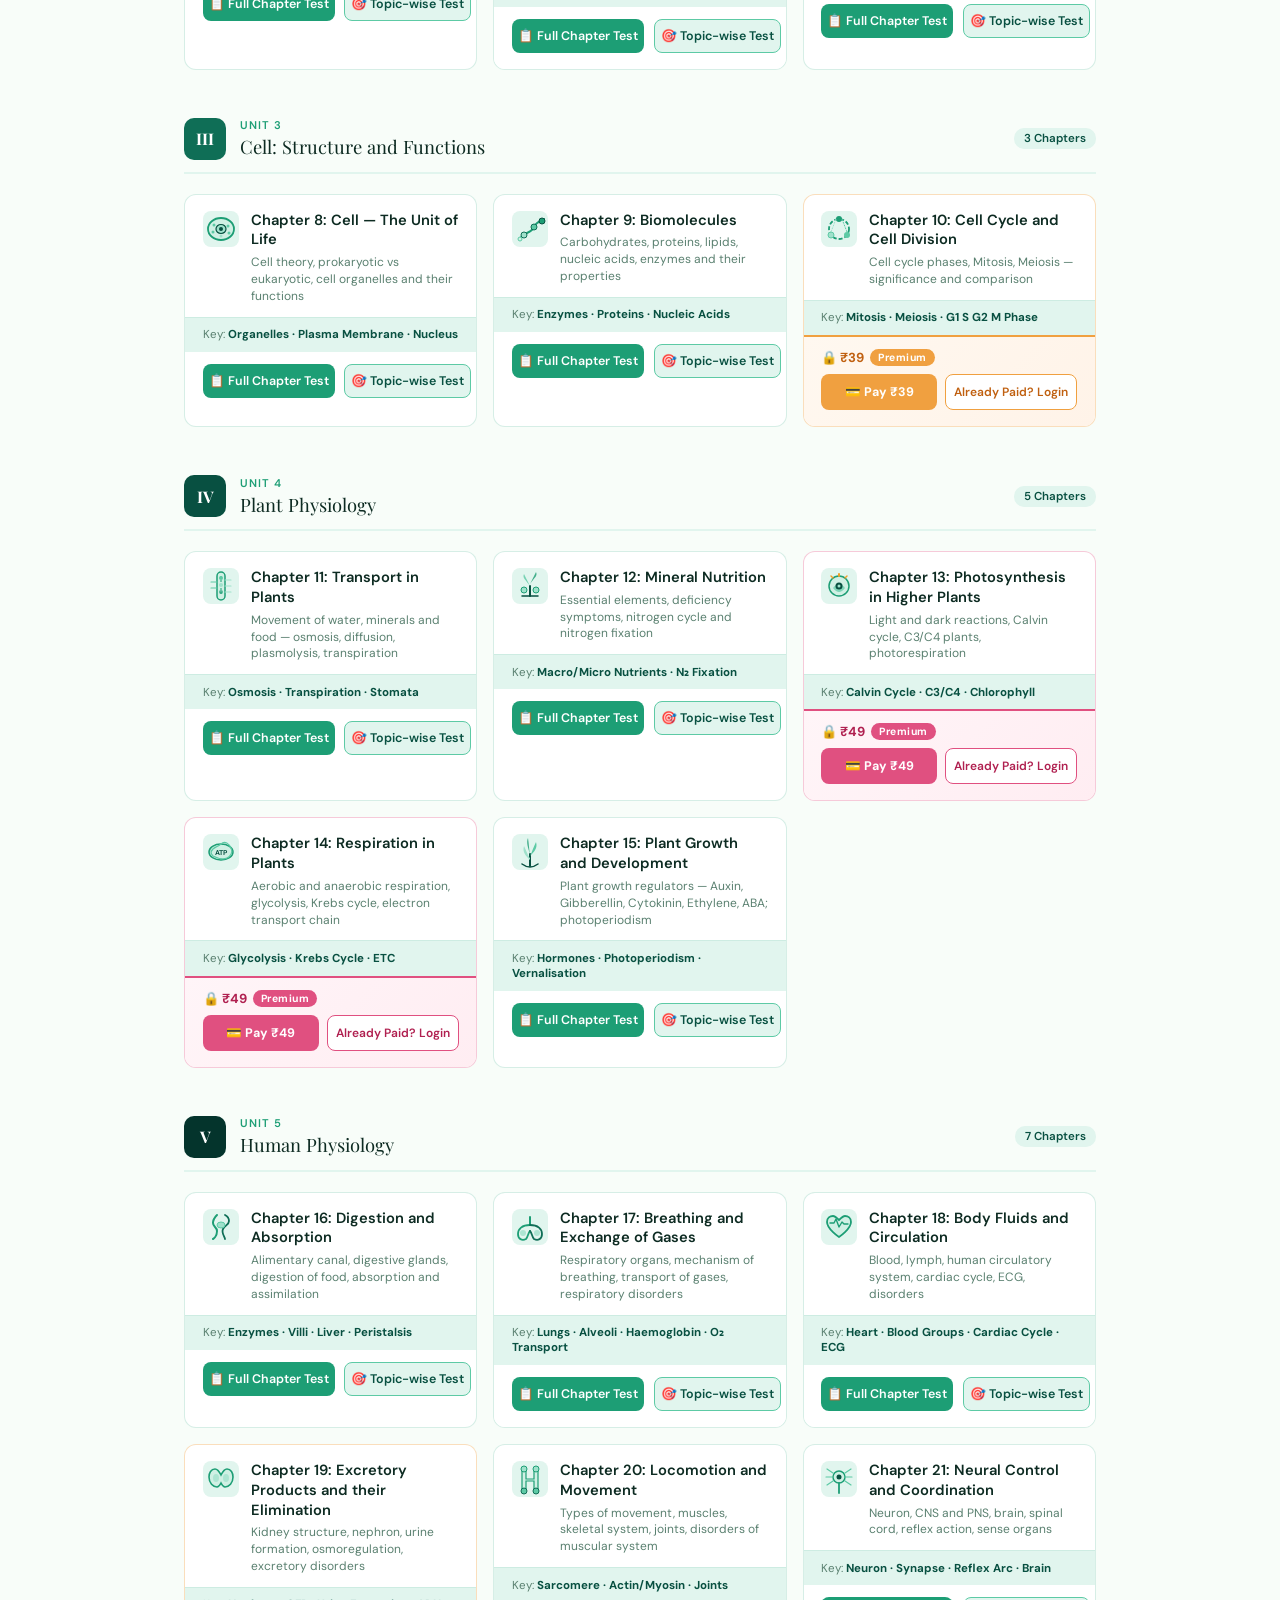
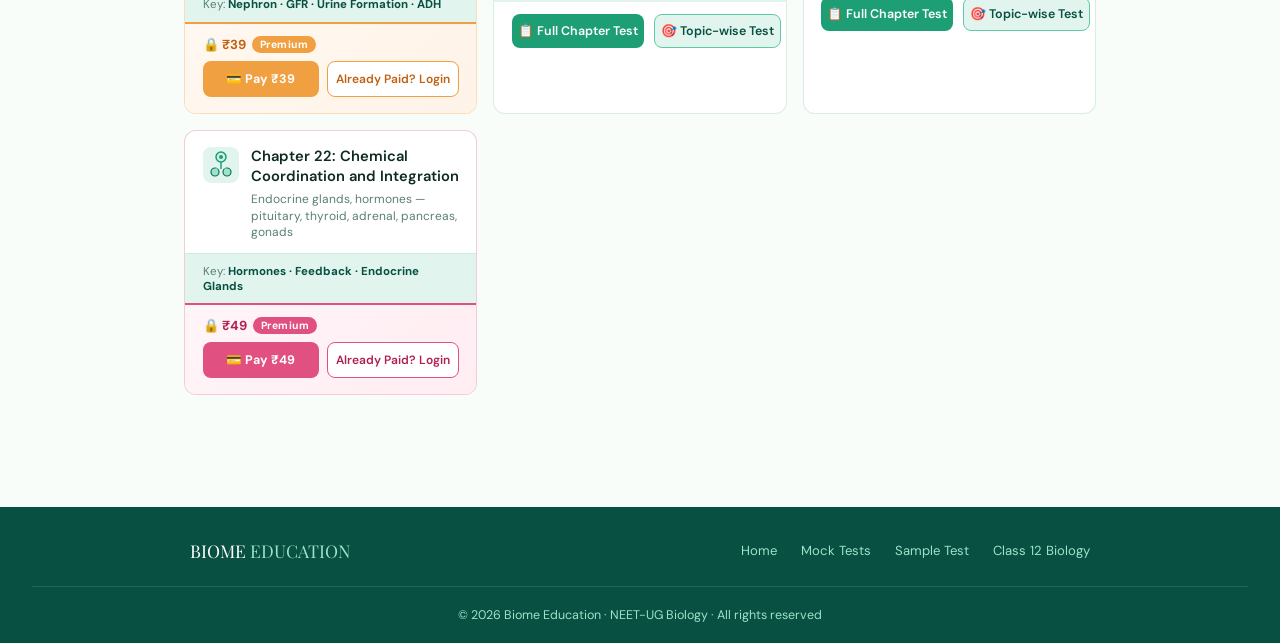
<file: Frontend/class 11/class11.html>
<!DOCTYPE html>
<html lang="en">
<head>
  <meta charset="UTF-8" />
  <meta name="viewport" content="width=device-width, initial-scale=1.0"/>
  <title>Class 11 Biology Chapters — Biome Education</title>
  <link rel="stylesheet" href="class11.css" />
</head>
<body>

  <!-- ========== NAVBAR ========== -->
  <nav>
    <a class="nav-brand" href="index.html">
      <svg class="nav-logo-icon" viewBox="0 0 36 36" xmlns="http://www.w3.org/2000/svg">
        <circle cx="18" cy="18" r="17" fill="rgba(255,255,255,0.1)" stroke="rgba(255,255,255,0.4)" stroke-width="1.2"/>
        <ellipse cx="18" cy="18" rx="8" ry="12" fill="none" stroke="#9FE1CB" stroke-width="2"/>
        <ellipse cx="18" cy="18" rx="4" ry="7" fill="none" stroke="#9FE1CB" stroke-width="1.2"/>
        <line x1="18" y1="6" x2="18" y2="30" stroke="#fff" stroke-width="1.2"/>
        <line x1="10" y1="18" x2="26" y2="18" stroke="#fff" stroke-width="1.2"/>
        <circle cx="18" cy="18" r="3" fill="#9FE1CB"/>
      </svg>
      <span class="nav-brand-name">BIOME <span>EDUCATION</span></span>
    </a>
    <ul class="nav-links">
      <li><a href="index.html">Home</a></li>
      <li><a href="index.html#classes">Mock Tests</a></li>
      <li><a href="index.html#preview">Sample Test</a></li>
      <li><a href="C:\Users\Aryan\OneDrive\Desktop\EdTech\Edtech\BIOME-EDUCATION-TEST\Frontend\index (2).html" class="nav-back">← Back to Home</a></li>
    </ul>
  </nav>

  <!-- ========== HERO BANNER ========== -->
  <div class="page-hero">

    <!-- Decorative BG -->
    <svg class="hero-bg-svg" viewBox="0 0 900 280" xmlns="http://www.w3.org/2000/svg" aria-hidden="true">
      <ellipse cx="80" cy="80" rx="60" ry="75" fill="none" stroke="#fff" stroke-width="2"/>
      <ellipse cx="80" cy="80" rx="28" ry="45" fill="none" stroke="#fff" stroke-width="1.2"/>
      <circle cx="80" cy="80" r="12" fill="#fff" opacity="0.4"/>
      <path d="M280 140 C310 100 350 120 380 80 C410 40 450 60 480 30" fill="none" stroke="#fff" stroke-width="2.2"/>
      <path d="M280 168 C310 128 350 148 380 108 C410 68 450 88 480 58" fill="none" stroke="#fff" stroke-width="2.2"/>
      <line x1="320" y1="120" x2="320" y2="148" stroke="#fff" stroke-width="1.4"/>
      <line x1="350" y1="108" x2="350" y2="136" stroke="#fff" stroke-width="1.4"/>
      <line x1="380" y1="94" x2="380" y2="122" stroke="#fff" stroke-width="1.4"/>
      <line x1="412" y1="80" x2="412" y2="106" stroke="#fff" stroke-width="1.4"/>
      <line x1="445" y1="66" x2="445" y2="90" stroke="#fff" stroke-width="1.4"/>
      <path d="M600 50 C575 46 560 65 566 95 C572 125 600 118 614 98 C628 78 618 38 600 50Z" fill="none" stroke="#fff" stroke-width="1.8"/>
      <path d="M600 50 L594 104" stroke="#fff" stroke-width="1"/>
      <path d="M594 90 L575 78" stroke="#fff" stroke-width="0.9"/>
      <ellipse cx="800" cy="160" rx="48" ry="28" fill="none" stroke="#fff" stroke-width="1.8"/>
      <path d="M762 160 C772 147 782 155 792 142 C802 129 812 140 822 150 C832 160 840 145 848 150" fill="none" stroke="#fff" stroke-width="1.3"/>
      <circle cx="170" cy="210" r="20" fill="none" stroke="#fff" stroke-width="1.8"/>
      <path d="M186 196 L215 176 M186 210 L218 210 M186 224 L215 234" stroke="#fff" stroke-width="1.3"/>
      <path d="M154 196 L126 176 M154 210 L122 210 M154 224 L126 234" stroke="#fff" stroke-width="1.3"/>
    </svg>

    <div class="hero-inner">
      <div class="breadcrumb">
        <a href="index.html">Home</a>
        <span>›</span>
        <span style="color:rgba(255,255,255,0.8);">Class 11 Biology</span>
      </div>

      <div class="hero-class-badge">
        <svg width="14" height="14" viewBox="0 0 14 14" fill="none"><rect x="2" y="1" width="10" height="12" rx="2" stroke="#9FE1CB" stroke-width="1.4"/><line x1="4" y1="5" x2="10" y2="5" stroke="#9FE1CB" stroke-width="1"/><line x1="4" y1="7.5" x2="10" y2="7.5" stroke="#9FE1CB" stroke-width="1"/><line x1="4" y1="10" x2="7" y2="10" stroke="#9FE1CB" stroke-width="1"/></svg>
        Class 11 · NCERT Biology · 5 Units · 22 Chapters
      </div>

      <h1 class="hero-title">Class 11 <span>Biology</span> Chapters</h1>
      <p class="hero-desc">
        Complete chapter-wise coverage of NCERT Class 11 Biology — from The Living World to Neural Control and Chemical Coordination. Every chapter mapped to NEET-UG syllabus.
      </p>

      <div class="hero-stats">
        <div class="h-stat">
          <span class="h-stat-num">5</span>
          <span class="h-stat-lbl">Units</span>
        </div>
        <div class="h-stat">
          <span class="h-stat-num">22</span>
          <span class="h-stat-lbl">Chapters</span>
        </div>
        <div class="h-stat">
          <span class="h-stat-num">45+</span>
          <span class="h-stat-lbl">Mock Tests</span>
        </div>
        <div class="h-stat">
          <span class="h-stat-num">1,800+</span>
          <span class="h-stat-lbl">Questions</span>
        </div>
      </div>
    </div>

    <!-- Unit filter tabs -->
    <div class="unit-tabs" id="unit-tabs">
      <button class="unit-tab active" onclick="filterUnit('all', this)">All Units</button>
      <button class="unit-tab" onclick="filterUnit('1', this)">Unit 1 — Diversity</button>
      <button class="unit-tab" onclick="filterUnit('2', this)">Unit 2 — Plant</button>
      <button class="unit-tab" onclick="filterUnit('3', this)">Unit 3 — Animal</button>
      <button class="unit-tab" onclick="filterUnit('4', this)">Unit 4 — Cell</button>
      <button class="unit-tab" onclick="filterUnit('5', this)">Unit 5 — Physiology</button>
    </div>
  </div>

  <!-- ========== MAIN BODY ========== -->
  <main class="page-body">

    <!-- Search -->
    <div class="search-wrap">
      <svg class="search-icon" width="16" height="16" viewBox="0 0 16 16" fill="none">
        <circle cx="6.5" cy="6.5" r="5" stroke="#5a8070" stroke-width="1.5"/>
        <line x1="10.5" y1="10.5" x2="14" y2="14" stroke="#5a8070" stroke-width="1.5" stroke-linecap="round"/>
      </svg>
      <input type="text" id="search-input" placeholder="Search chapters or topics…" oninput="searchChapters(this.value)" />
    </div>

    <!-- Quick start strip -->
    <div class="ref-strip">
      <div class="ref-strip-text">
        <h3>Ready to test your Class 11 Biology knowledge?</h3>
        <p>Take a free 10-question sample test covering key Class 11 topics — instant result and analysis.</p>
      </div>
      <a href="index.html#preview" class="btn-primary">Take Sample Test →</a>
    </div>

    <!-- ── UNIT 1 ── -->
    <div class="unit-section" data-unit="1" id="unit-1">
      <div class="unit-header">
        <div class="unit-number">I</div>
        <div class="unit-title-group">
          <div class="unit-label">Unit 1</div>
          <div class="unit-name">Diversity in the Living World</div>
        </div>
        <span class="unit-pill">4 Chapters</span>
      </div>
      <div class="chapters-grid">

        <div class="chapter-card" data-unit="1" data-title="the living world taxonomy classification">
          <div class="chapter-card-top">
            <svg class="ch-icon" viewBox="0 0 36 36" xmlns="http://www.w3.org/2000/svg">
              <rect width="36" height="36" rx="8" fill="#E1F5EE"/>
              <circle cx="18" cy="14" r="6" fill="none" stroke="#1D9E75" stroke-width="1.8"/>
              <path d="M10 26 C10 22 26 22 26 26" stroke="#1D9E75" stroke-width="1.8" stroke-linecap="round" fill="none"/>
              <circle cx="12" cy="12" r="2" fill="#5DCAA5" opacity="0.7"/>
              <circle cx="24" cy="10" r="2" fill="#5DCAA5" opacity="0.7"/>
              <circle cx="18" cy="22" r="2" fill="#9FE1CB"/>
            </svg>
            <div class="ch-info">
              <div class="ch-title">Chapter 1: The Living World</div>
              <div class="ch-subtitle">What is living? Diversity in living world, taxonomic categories, taxonomical aids</div>
            </div>
          </div>
          <div class="chapter-card-bottom">
            <div class="ch-topics-label">Key: <strong>Taxonomy · Nomenclature · Classification</strong></div>
          </div>
          <div class="chapter-card-actions">
            <button class="btn-full-test" onclick="alert('Chapter 1 Full Test starting…')">📋 Full Chapter Test</button>
            <a class="btn-primary" href="C:\Users\Aryan\OneDrive\Desktop\EdTech\Edtech\BIOME-EDUCATION-TEST\Frontend\class 11\11_Chapters\chapter1.html">
            <button class="btn-topic-test" onclick="alert('Chapter 1 Topic-wise Test starting…')">🎯Topic-wise Test</button></a>
          </div>
        </div>

        <div class="chapter-card" data-unit="1" data-title="biological classification kingdom monera protista fungi plantae animalia">
          <div class="chapter-card-top">
            <svg class="ch-icon" viewBox="0 0 36 36" xmlns="http://www.w3.org/2000/svg">
              <rect width="36" height="36" rx="8" fill="#E1F5EE"/>
              <circle cx="10" cy="12" r="5" fill="none" stroke="#1D9E75" stroke-width="1.5"/>
              <circle cx="26" cy="12" r="5" fill="none" stroke="#0F6E56" stroke-width="1.5"/>
              <circle cx="18" cy="24" r="5" fill="none" stroke="#5DCAA5" stroke-width="1.5"/>
              <line x1="10" y1="17" x2="14" y2="21" stroke="#9FE1CB" stroke-width="1"/>
              <line x1="26" y1="17" x2="22" y2="21" stroke="#9FE1CB" stroke-width="1"/>
            </svg>
            <div class="ch-info">
              <div class="ch-title">Chapter 2: Biological Classification</div>
              <div class="ch-subtitle">Five kingdom classification — Monera, Protista, Fungi, Plantae, Animalia</div>
            </div>
          </div>
          <div class="chapter-card-bottom">
            <div class="ch-topics-label">Key: <strong>Kingdoms · Viruses · Lichens</strong></div>
          </div>
          <div class="chapter-card-actions">
            <button class="btn-full-test" onclick="alert('Chapter 2 Full Test starting…')">📋 Full Chapter Test</button>
            <button class="btn-topic-test" onclick="alert('Chapter 2 Topic-wise Test starting…')">🎯 Topic-wise Test</button>
          </div>
        </div>

        <div class="chapter-card" data-unit="1" data-title="plant kingdom algae bryophytes pteridophytes gymnosperms angiosperms">
          <div class="chapter-card-top">
            <svg class="ch-icon" viewBox="0 0 36 36" xmlns="http://www.w3.org/2000/svg">
              <rect width="36" height="36" rx="8" fill="#E1F5EE"/>
              <path d="M18 30 L18 12" stroke="#0F6E56" stroke-width="2" stroke-linecap="round"/>
              <path d="M18 18 C12 14 8 8 10 4 C14 8 16 14 18 16" fill="#5DCAA5" opacity="0.8"/>
              <path d="M18 14 C24 10 28 4 26 1 C22 5 20 11 18 14" fill="#1D9E75" opacity="0.8"/>
              <path d="M18 28 C14 30 10 34 10 36" stroke="#085041" stroke-width="1.5" fill="none" stroke-linecap="round"/>
              <path d="M18 28 C22 30 26 34 26 36" stroke="#085041" stroke-width="1.5" fill="none" stroke-linecap="round"/>
            </svg>
            <div class="ch-info">
              <div class="ch-title">Chapter 3: Plant Kingdom</div>
              <div class="ch-subtitle">Algae, Bryophytes, Pteridophytes, Gymnosperms, Angiosperms and their classification</div>
            </div>
          </div>
          <div class="chapter-card-bottom">
            <div class="ch-topics-label">Key: <strong>Alternation of Generations · Plant Groups</strong></div>
          </div>
          <div class="chapter-card-actions paid-actions">
            <div class="paid-badge">🔒 ₹39 <span>Premium</span></div>
            <div class="paid-btn-row">
              <button class="btn-pay-now" onclick="openPayment('Chapter 3: Plant Kingdom', 39)">💳 Pay ₹39</button>
              <button class="btn-already-paid" onclick="openLogin('Chapter 3')">Already Paid? Login</button>
            </div>
          </div>
        </div>

        <div class="chapter-card" data-unit="1" data-title="animal kingdom non chordates chordates phylum coelom">
          <div class="chapter-card-top">
            <svg class="ch-icon" viewBox="0 0 36 36" xmlns="http://www.w3.org/2000/svg">
              <rect width="36" height="36" rx="8" fill="#E1F5EE"/>
              <ellipse cx="18" cy="18" rx="10" ry="7" fill="none" stroke="#1D9E75" stroke-width="1.6"/>
              <circle cx="14" cy="16" r="2.5" fill="#5DCAA5"/>
              <circle cx="22" cy="16" r="2.5" fill="#5DCAA5"/>
              <path d="M14 22 Q18 26 22 22" stroke="#0F6E56" stroke-width="1.4" fill="none" stroke-linecap="round"/>
              <path d="M8 15 Q5 12 6 9" stroke="#9FE1CB" stroke-width="1.2" fill="none" stroke-linecap="round"/>
              <path d="M28 15 Q31 12 30 9" stroke="#9FE1CB" stroke-width="1.2" fill="none" stroke-linecap="round"/>
            </svg>
            <div class="ch-info">
              <div class="ch-title">Chapter 4: Animal Kingdom</div>
              <div class="ch-subtitle">Basis of classification, Porifera to Chordata — features and examples</div>
            </div>
          </div>
          <div class="chapter-card-bottom">
            <div class="ch-topics-label">Key: <strong>Phyla · Coelom · Symmetry</strong></div>
          </div>
          <div class="chapter-card-actions paid-actions paid-49">
            <div class="paid-badge">🔒 ₹49 <span>Premium</span></div>
            <div class="paid-btn-row">
              <button class="btn-pay-now" onclick="openPayment('Chapter 4: Animal Kingdom', 49)">💳 Pay ₹49</button>
              <button class="btn-already-paid" onclick="openLogin('Chapter 4')">Already Paid? Login</button>
            </div>
          </div>
        </div>

      </div>
    </div>

    <!-- ── UNIT 2 ── -->
    <div class="unit-section" data-unit="2" id="unit-2">
      <div class="unit-header">
        <div class="unit-number">II</div>
        <div class="unit-title-group">
          <div class="unit-label">Unit 2</div>
          <div class="unit-name">Structural Organisation in Plants and Animals</div>
        </div>
        <span class="unit-pill">5 Chapters</span>
      </div>
      <div class="chapters-grid">

        <div class="chapter-card" data-unit="2" data-title="morphology flowering plants root stem leaf flower fruit seed">
          <div class="chapter-card-top">
            <svg class="ch-icon" viewBox="0 0 36 36" xmlns="http://www.w3.org/2000/svg">
              <rect width="36" height="36" rx="8" fill="#E1F5EE"/>
              <circle cx="18" cy="14" r="7" fill="#d0f0e4" stroke="#1D9E75" stroke-width="1.5"/>
              <circle cx="18" cy="14" r="3" fill="#1D9E75"/>
              <circle cx="18" cy="7" r="3" fill="#9FE1CB" stroke="#1D9E75" stroke-width="1"/>
              <circle cx="18" cy="21" r="3" fill="#9FE1CB" stroke="#1D9E75" stroke-width="1"/>
              <circle cx="11" cy="14" r="3" fill="#9FE1CB" stroke="#1D9E75" stroke-width="1"/>
              <circle cx="25" cy="14" r="3" fill="#9FE1CB" stroke="#1D9E75" stroke-width="1"/>
              <line x1="18" y1="24" x2="18" y2="32" stroke="#085041" stroke-width="1.5"/>
            </svg>
            <div class="ch-info">
              <div class="ch-title">Chapter 5: Morphology of Flowering Plants</div>
              <div class="ch-subtitle">Root, stem, leaf, flower, fruit, seed — external features of plants</div>
            </div>
          </div>
          <div class="chapter-card-bottom">
            <div class="ch-topics-label">Key: <strong>Leaf Modifications · Floral Formula</strong></div>
          </div>
          <div class="chapter-card-actions">
            <button class="btn-full-test" onclick="alert('Chapter 5 Full Test starting…')">📋 Full Chapter Test</button>
            <button class="btn-topic-test" onclick="alert('Chapter 5 Topic-wise Test starting…')">🎯 Topic-wise Test</button>
          </div>
        </div>

        <div class="chapter-card" data-unit="2" data-title="anatomy flowering plants tissues meristematic permanent vascular">
          <div class="chapter-card-top">
            <svg class="ch-icon" viewBox="0 0 36 36" xmlns="http://www.w3.org/2000/svg">
              <rect width="36" height="36" rx="8" fill="#E1F5EE"/>
              <rect x="8" y="6" width="20" height="24" rx="3" fill="none" stroke="#1D9E75" stroke-width="1.5"/>
              <rect x="12" y="10" width="12" height="4" rx="1" fill="#5DCAA5" opacity="0.7"/>
              <rect x="12" y="16" width="12" height="4" rx="1" fill="#9FE1CB" opacity="0.7"/>
              <rect x="12" y="22" width="8" height="4" rx="1" fill="#d0f0e4" opacity="0.9" stroke="#5DCAA5" stroke-width="0.8"/>
            </svg>
            <div class="ch-info">
              <div class="ch-title">Chapter 6: Anatomy of Flowering Plants</div>
              <div class="ch-subtitle">Internal structure — tissues, tissue systems, anatomy of roots, stems and leaves</div>
            </div>
          </div>
          <div class="chapter-card-bottom">
            <div class="ch-topics-label">Key: <strong>Meristematic · Permanent Tissues · Xylem</strong></div>
          </div>
          <div class="chapter-card-actions">
            <button class="btn-full-test" onclick="alert('Chapter 6 Full Test starting…')">📋 Full Chapter Test</button>
            <button class="btn-topic-test" onclick="alert('Chapter 6 Topic-wise Test starting…')">🎯 Topic-wise Test</button>
          </div>
        </div>

        <div class="chapter-card" data-unit="2" data-title="structural organisation animals tissue epithelial connective muscle neural">
          <div class="chapter-card-top">
            <svg class="ch-icon" viewBox="0 0 36 36" xmlns="http://www.w3.org/2000/svg">
              <rect width="36" height="36" rx="8" fill="#E1F5EE"/>
              <ellipse cx="18" cy="16" rx="9" ry="6" fill="#d0f0e4" stroke="#1D9E75" stroke-width="1.5"/>
              <ellipse cx="18" cy="16" rx="4" ry="2.5" fill="#9FE1CB" stroke="#0F6E56" stroke-width="1"/>
              <path d="M10 22 C10 28 14 30 18 30 C22 30 26 28 26 22" fill="none" stroke="#1D9E75" stroke-width="1.5"/>
              <circle cx="13" cy="24" r="1.5" fill="#5DCAA5"/>
              <circle cx="23" cy="24" r="1.5" fill="#5DCAA5"/>
              <circle cx="18" cy="27" r="1.5" fill="#5DCAA5"/>
            </svg>
            <div class="ch-info">
              <div class="ch-title">Chapter 7: Structural Organisation in Animals</div>
              <div class="ch-subtitle">Animal tissues — epithelial, connective, muscular, neural; morphology of frog</div>
            </div>
          </div>
          <div class="chapter-card-bottom">
            <div class="ch-topics-label">Key: <strong>Tissues · Organ Systems · Frog</strong></div>
          </div>
          <div class="chapter-card-actions">
            <button class="btn-full-test" onclick="alert('Chapter 7 Full Test starting…')">📋 Full Chapter Test</button>
            <button class="btn-topic-test" onclick="alert('Chapter 7 Topic-wise Test starting…')">🎯 Topic-wise Test</button>
          </div>
        </div>

      </div>
    </div>

    <!-- ── UNIT 3 ── -->
    <div class="unit-section" data-unit="3" id="unit-3">
      <div class="unit-header">
        <div class="unit-number" style="background:#0F6E56;">III</div>
        <div class="unit-title-group">
          <div class="unit-label">Unit 3</div>
          <div class="unit-name">Cell: Structure and Functions</div>
        </div>
        <span class="unit-pill">3 Chapters</span>
      </div>
      <div class="chapters-grid">

        <div class="chapter-card" data-unit="3" data-title="cell unit of life prokaryotic eukaryotic organelles plasma membrane nucleus">
          <div class="chapter-card-top">
            <svg class="ch-icon" viewBox="0 0 36 36" xmlns="http://www.w3.org/2000/svg">
              <rect width="36" height="36" rx="8" fill="#E1F5EE"/>
              <ellipse cx="18" cy="18" rx="13" ry="11" fill="#d0f0e4" stroke="#1D9E75" stroke-width="1.8"/>
              <ellipse cx="18" cy="18" rx="5" ry="4.5" fill="#9FE1CB" stroke="#085041" stroke-width="1.2"/>
              <circle cx="18" cy="18" r="2" fill="#085041"/>
              <circle cx="11" cy="14" r="1.5" fill="#5DCAA5"/>
              <circle cx="25" cy="15" r="1.5" fill="#5DCAA5"/>
              <circle cx="10" cy="21" r="1.5" fill="#5DCAA5"/>
              <circle cx="26" cy="22" r="1.5" fill="#5DCAA5"/>
              <circle cx="18" cy="25" r="1.5" fill="#9FE1CB"/>
            </svg>
            <div class="ch-info">
              <div class="ch-title">Chapter 8: Cell — The Unit of Life</div>
              <div class="ch-subtitle">Cell theory, prokaryotic vs eukaryotic, cell organelles and their functions</div>
            </div>
          </div>
          <div class="chapter-card-bottom">
            <div class="ch-topics-label">Key: <strong>Organelles · Plasma Membrane · Nucleus</strong></div>
          </div>
          <div class="chapter-card-actions">
            <button class="btn-full-test" onclick="alert('Chapter 8 Full Test starting…')">📋 Full Chapter Test</button>
            <button class="btn-topic-test" onclick="alert('Chapter 8 Topic-wise Test starting…')">🎯 Topic-wise Test</button>
          </div>
        </div>

        <div class="chapter-card" data-unit="3" data-title="biomolecules carbohydrates proteins lipids nucleic acids enzymes">
          <div class="chapter-card-top">
            <svg class="ch-icon" viewBox="0 0 36 36" xmlns="http://www.w3.org/2000/svg">
              <rect width="36" height="36" rx="8" fill="#E1F5EE"/>
              <path d="M8 28 C12 20 18 24 22 16 C26 8 30 12 32 8" fill="none" stroke="#1D9E75" stroke-width="2" stroke-linecap="round"/>
              <circle cx="12" cy="24" r="3" fill="#9FE1CB" stroke="#0F6E56" stroke-width="1"/>
              <circle cx="22" cy="16" r="3" fill="#5DCAA5" stroke="#0F6E56" stroke-width="1"/>
              <circle cx="30" cy="10" r="3" fill="#1D9E75" stroke="#085041" stroke-width="1"/>
              <circle cx="8" cy="28" r="2" fill="#d0f0e4" stroke="#5DCAA5" stroke-width="1"/>
            </svg>
            <div class="ch-info">
              <div class="ch-title">Chapter 9: Biomolecules</div>
              <div class="ch-subtitle">Carbohydrates, proteins, lipids, nucleic acids, enzymes and their properties</div>
            </div>
          </div>
          <div class="chapter-card-bottom">
            <div class="ch-topics-label">Key: <strong>Enzymes · Proteins · Nucleic Acids</strong></div>
          </div>
          <div class="chapter-card-actions">
            <button class="btn-full-test" onclick="alert('Chapter 9 Full Test starting…')">📋 Full Chapter Test</button>
            <button class="btn-topic-test" onclick="alert('Chapter 9 Topic-wise Test starting…')">🎯 Topic-wise Test</button>
          </div>
        </div>

        <div class="chapter-card" data-unit="3" data-title="cell cycle cell division mitosis meiosis phases">
          <div class="chapter-card-top">
            <svg class="ch-icon" viewBox="0 0 36 36" xmlns="http://www.w3.org/2000/svg">
              <rect width="36" height="36" rx="8" fill="#E1F5EE"/>
              <circle cx="18" cy="18" r="10" fill="none" stroke="#1D9E75" stroke-width="1.8" stroke-dasharray="4 2"/>
              <circle cx="18" cy="8" r="3" fill="#1D9E75"/>
              <circle cx="26" cy="24" r="3" fill="#5DCAA5"/>
              <circle cx="10" cy="24" r="3" fill="#9FE1CB" stroke="#5DCAA5" stroke-width="1"/>
              <path d="M21 8 L26 21" stroke="#5DCAA5" stroke-width="1" stroke-dasharray="2 1"/>
              <path d="M15 8 L10 21" stroke="#9FE1CB" stroke-width="1" stroke-dasharray="2 1"/>
            </svg>
            <div class="ch-info">
              <div class="ch-title">Chapter 10: Cell Cycle and Cell Division</div>
              <div class="ch-subtitle">Cell cycle phases, Mitosis, Meiosis — significance and comparison</div>
            </div>
          </div>
          <div class="chapter-card-bottom">
            <div class="ch-topics-label">Key: <strong>Mitosis · Meiosis · G1 S G2 M Phase</strong></div>
          </div>
          <div class="chapter-card-actions paid-actions">
            <div class="paid-badge">🔒 ₹39 <span>Premium</span></div>
            <div class="paid-btn-row">
              <button class="btn-pay-now" onclick="openPayment('Chapter 10: Cell Cycle and Cell Division', 39)">💳 Pay ₹39</button>
              <button class="btn-already-paid" onclick="openLogin('Chapter 10')">Already Paid? Login</button>
            </div>
          </div>
        </div>

      </div>
    </div>

    <!-- ── UNIT 4 ── -->
    <div class="unit-section" data-unit="4" id="unit-4">
      <div class="unit-header">
        <div class="unit-number" style="background:#085041;">IV</div>
        <div class="unit-title-group">
          <div class="unit-label">Unit 4</div>
          <div class="unit-name">Plant Physiology</div>
        </div>
        <span class="unit-pill">5 Chapters</span>
      </div>
      <div class="chapters-grid">

        <div class="chapter-card" data-unit="4" data-title="transport plants water minerals xylem phloem osmosis diffusion">
          <div class="chapter-card-top">
            <svg class="ch-icon" viewBox="0 0 36 36" xmlns="http://www.w3.org/2000/svg">
              <rect width="36" height="36" rx="8" fill="#E1F5EE"/>
              <rect x="14" y="4" width="8" height="28" rx="4" fill="#d0f0e4" stroke="#1D9E75" stroke-width="1.5"/>
              <path d="M18 8 L18 28" stroke="#1D9E75" stroke-width="1" stroke-dasharray="2 2"/>
              <circle cx="18" cy="10" r="2" fill="#5DCAA5"/>
              <circle cx="18" cy="17" r="2" fill="#9FE1CB"/>
              <circle cx="18" cy="24" r="2" fill="#1D9E75" opacity="0.7"/>
              <path d="M14 14 L8 14 M14 20 L8 20" stroke="#5DCAA5" stroke-width="1.2" stroke-linecap="round"/>
              <path d="M22 12 L28 12 M22 18 L28 18 M22 24 L28 24" stroke="#9FE1CB" stroke-width="1.2" stroke-linecap="round"/>
            </svg>
            <div class="ch-info">
              <div class="ch-title">Chapter 11: Transport in Plants</div>
              <div class="ch-subtitle">Movement of water, minerals and food — osmosis, diffusion, plasmolysis, transpiration</div>
            </div>
          </div>
          <div class="chapter-card-bottom">
            <div class="ch-topics-label">Key: <strong>Osmosis · Transpiration · Stomata</strong></div>
          </div>
          <div class="chapter-card-actions">
            <button class="btn-full-test" onclick="alert('Chapter 11 Full Test starting…')">📋 Full Chapter Test</button>
            <button class="btn-topic-test" onclick="alert('Chapter 11 Topic-wise Test starting…')">🎯 Topic-wise Test</button>
          </div>
        </div>

        <div class="chapter-card" data-unit="4" data-title="mineral nutrition essential elements deficiency soil hydroponics nitrogen">
          <div class="chapter-card-top">
            <svg class="ch-icon" viewBox="0 0 36 36" xmlns="http://www.w3.org/2000/svg">
              <rect width="36" height="36" rx="8" fill="#E1F5EE"/>
              <path d="M18 28 L18 18" stroke="#085041" stroke-width="2" stroke-linecap="round"/>
              <path d="M10 28 L18 28 L26 28" stroke="#085041" stroke-width="1.5" stroke-linecap="round"/>
              <circle cx="12" cy="22" r="3" fill="#9FE1CB" stroke="#1D9E75" stroke-width="1"/>
              <circle cx="24" cy="22" r="3" fill="#9FE1CB" stroke="#1D9E75" stroke-width="1"/>
              <path d="M18 18 C14 12 10 10 12 6" fill="#5DCAA5" opacity="0.8"/>
              <path d="M18 16 C22 10 26 8 24 4" fill="#1D9E75" opacity="0.8"/>
            </svg>
            <div class="ch-info">
              <div class="ch-title">Chapter 12: Mineral Nutrition</div>
              <div class="ch-subtitle">Essential elements, deficiency symptoms, nitrogen cycle and nitrogen fixation</div>
            </div>
          </div>
          <div class="chapter-card-bottom">
            <div class="ch-topics-label">Key: <strong>Macro/Micro Nutrients · N₂ Fixation</strong></div>
          </div>
          <div class="chapter-card-actions">
            <button class="btn-full-test" onclick="alert('Chapter 12 Full Test starting…')">📋 Full Chapter Test</button>
            <button class="btn-topic-test" onclick="alert('Chapter 12 Topic-wise Test starting…')">🎯 Topic-wise Test</button>
          </div>
        </div>

        <div class="chapter-card" data-unit="4" data-title="photosynthesis higher plants light dark reaction chlorophyll calvin cycle C3 C4">
          <div class="chapter-card-top">
            <svg class="ch-icon" viewBox="0 0 36 36" xmlns="http://www.w3.org/2000/svg">
              <rect width="36" height="36" rx="8" fill="#E1F5EE"/>
              <circle cx="18" cy="18" r="10" fill="#d0f0e4" stroke="#1D9E75" stroke-width="1.5"/>
              <path d="M12 20 Q18 12 24 20 Q18 28 12 20" fill="#5DCAA5" opacity="0.7"/>
              <circle cx="18" cy="18" r="3.5" fill="#085041"/>
              <circle cx="18" cy="18" r="1.5" fill="#9FE1CB"/>
              <line x1="18" y1="8" x2="18" y2="6" stroke="#EF9F27" stroke-width="2" stroke-linecap="round"/>
              <line x1="24" y1="10" x2="26" y2="8" stroke="#EF9F27" stroke-width="1.5" stroke-linecap="round"/>
              <line x1="12" y1="10" x2="10" y2="8" stroke="#EF9F27" stroke-width="1.5" stroke-linecap="round"/>
            </svg>
            <div class="ch-info">
              <div class="ch-title">Chapter 13: Photosynthesis in Higher Plants</div>
              <div class="ch-subtitle">Light and dark reactions, Calvin cycle, C3/C4 plants, photorespiration</div>
            </div>
          </div>
          <div class="chapter-card-bottom">
            <div class="ch-topics-label">Key: <strong>Calvin Cycle · C3/C4 · Chlorophyll</strong></div>
          </div>
          <div class="chapter-card-actions paid-actions paid-49">
            <div class="paid-badge">🔒 ₹49 <span>Premium</span></div>
            <div class="paid-btn-row">
              <button class="btn-pay-now" onclick="openPayment('Chapter 13: Photosynthesis in Higher Plants', 49)">💳 Pay ₹49</button>
              <button class="btn-already-paid" onclick="openLogin('Chapter 13')">Already Paid? Login</button>
            </div>
          </div>
        </div>

        <div class="chapter-card" data-unit="4" data-title="respiration plants aerobic anaerobic glycolysis krebs cycle ETC ATP">
          <div class="chapter-card-top">
            <svg class="ch-icon" viewBox="0 0 36 36" xmlns="http://www.w3.org/2000/svg">
              <rect width="36" height="36" rx="8" fill="#E1F5EE"/>
              <ellipse cx="18" cy="18" rx="12" ry="8" fill="#d0f0e4" stroke="#1D9E75" stroke-width="1.5"/>
              <path d="M8 18 C10 12 14 14 18 10 C22 6 26 10 28 14 C30 18 28 22 24 24 C20 26 14 24 10 22 C8 20 8 18 8 18Z" fill="none" stroke="#5DCAA5" stroke-width="1.2"/>
              <text x="18" y="21" font-size="7" fill="#085041" text-anchor="middle" font-weight="bold" font-family="DM Sans, sans-serif">ATP</text>
            </svg>
            <div class="ch-info">
              <div class="ch-title">Chapter 14: Respiration in Plants</div>
              <div class="ch-subtitle">Aerobic and anaerobic respiration, glycolysis, Krebs cycle, electron transport chain</div>
            </div>
          </div>
          <div class="chapter-card-bottom">
            <div class="ch-topics-label">Key: <strong>Glycolysis · Krebs Cycle · ETC</strong></div>
          </div>
          <div class="chapter-card-actions paid-actions paid-49">
            <div class="paid-badge">🔒 ₹49 <span>Premium</span></div>
            <div class="paid-btn-row">
              <button class="btn-pay-now" onclick="openPayment('Chapter 14: Respiration in Plants', 49)">💳 Pay ₹49</button>
              <button class="btn-already-paid" onclick="openLogin('Chapter 14')">Already Paid? Login</button>
            </div>
          </div>
        </div>

        <div class="chapter-card" data-unit="4" data-title="plant growth development hormones auxin gibberellin cytokinin ethylene ABA seed germination">
          <div class="chapter-card-top">
            <svg class="ch-icon" viewBox="0 0 36 36" xmlns="http://www.w3.org/2000/svg">
              <rect width="36" height="36" rx="8" fill="#E1F5EE"/>
              <path d="M18 32 L18 20" stroke="#085041" stroke-width="2" stroke-linecap="round"/>
              <path d="M18 26 C14 22 10 18 12 12 C15 18 16 22 18 24" fill="#9FE1CB"/>
              <path d="M18 22 C22 18 26 14 24 8 C21 14 20 18 18 22" fill="#5DCAA5"/>
              <path d="M18 20 C16 14 14 8 16 4 C17 10 17 16 18 20" fill="#1D9E75" opacity="0.8"/>
              <path d="M10 30 Q18 36 26 30" stroke="#085041" stroke-width="1.5" fill="none" stroke-linecap="round"/>
            </svg>
            <div class="ch-info">
              <div class="ch-title">Chapter 15: Plant Growth and Development</div>
              <div class="ch-subtitle">Plant growth regulators — Auxin, Gibberellin, Cytokinin, Ethylene, ABA; photoperiodism</div>
            </div>
          </div>
          <div class="chapter-card-bottom">
            <div class="ch-topics-label">Key: <strong>Hormones · Photoperiodism · Vernalisation</strong></div>
          </div>
          <div class="chapter-card-actions">
            <button class="btn-full-test" onclick="alert('Chapter 15 Full Test starting…')">📋 Full Chapter Test</button>
            <button class="btn-topic-test" onclick="alert('Chapter 15 Topic-wise Test starting…')">🎯 Topic-wise Test</button>
          </div>
        </div>

      </div>
    </div>

    <!-- ── UNIT 5 ── -->
    <div class="unit-section" data-unit="5" id="unit-5">
      <div class="unit-header">
        <div class="unit-number" style="background:#04342C;">V</div>
        <div class="unit-title-group">
          <div class="unit-label">Unit 5</div>
          <div class="unit-name">Human Physiology</div>
        </div>
        <span class="unit-pill">7 Chapters</span>
      </div>
      <div class="chapters-grid">

        <div class="chapter-card" data-unit="5" data-title="digestion absorption alimentary canal enzymes stomach intestine liver">
          <div class="chapter-card-top">
            <svg class="ch-icon" viewBox="0 0 36 36" xmlns="http://www.w3.org/2000/svg">
              <rect width="36" height="36" rx="8" fill="#E1F5EE"/>
              <path d="M14 6 C14 6 10 10 10 14 C10 18 14 18 14 22 C14 28 10 30 10 30" fill="none" stroke="#1D9E75" stroke-width="2" stroke-linecap="round"/>
              <path d="M22 6 C22 6 26 8 26 12 C26 16 22 16 20 20 C18 24 22 28 22 30" fill="none" stroke="#0F6E56" stroke-width="1.8" stroke-linecap="round"/>
              <ellipse cx="18" cy="16" rx="4" ry="3" fill="#9FE1CB" stroke="#5DCAA5" stroke-width="1"/>
            </svg>
            <div class="ch-info">
              <div class="ch-title">Chapter 16: Digestion and Absorption</div>
              <div class="ch-subtitle">Alimentary canal, digestive glands, digestion of food, absorption and assimilation</div>
            </div>
          </div>
          <div class="chapter-card-bottom">
            <div class="ch-topics-label">Key: <strong>Enzymes · Villi · Liver · Peristalsis</strong></div>
          </div>
          <div class="chapter-card-actions">
            <button class="btn-full-test" onclick="alert('Chapter 16 Full Test starting…')">📋 Full Chapter Test</button>
            <button class="btn-topic-test" onclick="alert('Chapter 16 Topic-wise Test starting…')">🎯 Topic-wise Test</button>
          </div>
        </div>

        <div class="chapter-card" data-unit="5" data-title="breathing exchange gases lungs alveoli oxygen carbon dioxide haemoglobin">
          <div class="chapter-card-top">
            <svg class="ch-icon" viewBox="0 0 36 36" xmlns="http://www.w3.org/2000/svg">
              <rect width="36" height="36" rx="8" fill="#E1F5EE"/>
              <path d="M18 8 L18 16" stroke="#1D9E75" stroke-width="2" stroke-linecap="round"/>
              <path d="M18 16 C10 16 6 20 6 25 C6 30 10 32 14 30 C16 28 16 24 18 22" fill="none" stroke="#1D9E75" stroke-width="1.8" stroke-linecap="round"/>
              <path d="M18 16 C26 16 30 20 30 25 C30 30 26 32 22 30 C20 28 20 24 18 22" fill="none" stroke="#0F6E56" stroke-width="1.8" stroke-linecap="round"/>
              <circle cx="11" cy="24" r="3" fill="#9FE1CB" opacity="0.8"/>
              <circle cx="25" cy="24" r="3" fill="#9FE1CB" opacity="0.8"/>
            </svg>
            <div class="ch-info">
              <div class="ch-title">Chapter 17: Breathing and Exchange of Gases</div>
              <div class="ch-subtitle">Respiratory organs, mechanism of breathing, transport of gases, respiratory disorders</div>
            </div>
          </div>
          <div class="chapter-card-bottom">
            <div class="ch-topics-label">Key: <strong>Lungs · Alveoli · Haemoglobin · O₂ Transport</strong></div>
          </div>
          <div class="chapter-card-actions">
            <button class="btn-full-test" onclick="alert('Chapter 17 Full Test starting…')">📋 Full Chapter Test</button>
            <button class="btn-topic-test" onclick="alert('Chapter 17 Topic-wise Test starting…')">🎯 Topic-wise Test</button>
          </div>
        </div>

        <div class="chapter-card" data-unit="5" data-title="body fluids circulation blood plasma lymph heart cardiac cycle ECG">
          <div class="chapter-card-top">
            <svg class="ch-icon" viewBox="0 0 36 36" xmlns="http://www.w3.org/2000/svg">
              <rect width="36" height="36" rx="8" fill="#E1F5EE"/>
              <path d="M18 28 C18 28 6 20 6 13 C6 9 9 7 12 7 C14 7 16 9 18 11 C20 9 22 7 24 7 C27 7 30 9 30 13 C30 20 18 28 18 28Z" fill="#d0f0e4" stroke="#1D9E75" stroke-width="1.8"/>
              <path d="M9 14 L13 14 L15 10 L18 18 L21 13 L23 15 L27 15" fill="none" stroke="#1D9E75" stroke-width="1.4" stroke-linecap="round" stroke-linejoin="round"/>
            </svg>
            <div class="ch-info">
              <div class="ch-title">Chapter 18: Body Fluids and Circulation</div>
              <div class="ch-subtitle">Blood, lymph, human circulatory system, cardiac cycle, ECG, disorders</div>
            </div>
          </div>
          <div class="chapter-card-bottom">
            <div class="ch-topics-label">Key: <strong>Heart · Blood Groups · Cardiac Cycle · ECG</strong></div>
          </div>
          <div class="chapter-card-actions">
            <button class="btn-full-test" onclick="alert('Chapter 18 Full Test starting…')">📋 Full Chapter Test</button>
            <button class="btn-topic-test" onclick="alert('Chapter 18 Topic-wise Test starting…')">🎯 Topic-wise Test</button>
          </div>
        </div>

        <div class="chapter-card" data-unit="5" data-title="excretory products elimination kidney nephron urine formation osmoregulation">
          <div class="chapter-card-top">
            <svg class="ch-icon" viewBox="0 0 36 36" xmlns="http://www.w3.org/2000/svg">
              <rect width="36" height="36" rx="8" fill="#E1F5EE"/>
              <path d="M12 8 C8 8 6 12 6 16 C6 22 10 26 14 26 C16 26 17 24 18 22 C19 24 20 26 22 26 C26 26 30 22 30 16 C30 12 28 8 24 8 C22 8 20 10 18 14 C16 10 14 8 12 8Z" fill="#d0f0e4" stroke="#1D9E75" stroke-width="1.6"/>
              <ellipse cx="13" cy="17" rx="3" ry="4" fill="#9FE1CB" opacity="0.7"/>
              <ellipse cx="23" cy="17" rx="3" ry="4" fill="#9FE1CB" opacity="0.7"/>
            </svg>
            <div class="ch-info">
              <div class="ch-title">Chapter 19: Excretory Products and their Elimination</div>
              <div class="ch-subtitle">Kidney structure, nephron, urine formation, osmoregulation, excretory disorders</div>
            </div>
          </div>
          <div class="chapter-card-bottom">
            <div class="ch-topics-label">Key: <strong>Nephron · GFR · Urine Formation · ADH</strong></div>
          </div>
          <div class="chapter-card-actions paid-actions">
            <div class="paid-badge">🔒 ₹39 <span>Premium</span></div>
            <div class="paid-btn-row">
              <button class="btn-pay-now" onclick="openPayment('Chapter 19: Excretory Products and their Elimination', 39)">💳 Pay ₹39</button>
              <button class="btn-already-paid" onclick="openLogin('Chapter 19')">Already Paid? Login</button>
            </div>
          </div>
        </div>

        <div class="chapter-card" data-unit="5" data-title="locomotion movement muscle skeletal system joints bones myosin actin">
          <div class="chapter-card-top">
            <svg class="ch-icon" viewBox="0 0 36 36" xmlns="http://www.w3.org/2000/svg">
              <rect width="36" height="36" rx="8" fill="#E1F5EE"/>
              <path d="M10 28 L10 10 L14 10 L14 18 L22 18 L22 10 L26 10 L26 28 L22 28 L22 20 L14 20 L14 28 Z" fill="#d0f0e4" stroke="#1D9E75" stroke-width="1.2"/>
              <circle cx="12" cy="8" r="3" fill="#9FE1CB" stroke="#1D9E75" stroke-width="1"/>
              <circle cx="24" cy="8" r="3" fill="#9FE1CB" stroke="#1D9E75" stroke-width="1"/>
              <circle cx="12" cy="30" r="3" fill="#5DCAA5" stroke="#0F6E56" stroke-width="1"/>
              <circle cx="24" cy="30" r="3" fill="#5DCAA5" stroke="#0F6E56" stroke-width="1"/>
            </svg>
            <div class="ch-info">
              <div class="ch-title">Chapter 20: Locomotion and Movement</div>
              <div class="ch-subtitle">Types of movement, muscles, skeletal system, joints, disorders of muscular system</div>
            </div>
          </div>
          <div class="chapter-card-bottom">
            <div class="ch-topics-label">Key: <strong>Sarcomere · Actin/Myosin · Joints</strong></div>
          </div>
          <div class="chapter-card-actions">
            <button class="btn-full-test" onclick="alert('Chapter 20 Full Test starting…')">📋 Full Chapter Test</button>
            <button class="btn-topic-test" onclick="alert('Chapter 20 Topic-wise Test starting…')">🎯 Topic-wise Test</button>
          </div>
        </div>

        <div class="chapter-card" data-unit="5" data-title="neural control coordination nervous system neuron brain spinal cord reflex action synapse">
          <div class="chapter-card-top">
            <svg class="ch-icon" viewBox="0 0 36 36" xmlns="http://www.w3.org/2000/svg">
              <rect width="36" height="36" rx="8" fill="#E1F5EE"/>
              <circle cx="18" cy="16" r="6" fill="#d0f0e4" stroke="#1D9E75" stroke-width="1.5"/>
              <path d="M12 12 L6 8 M12 16 L5 16 M12 20 L6 24" stroke="#5DCAA5" stroke-width="1.2" stroke-linecap="round"/>
              <path d="M24 12 L30 8 M24 16 L31 16 M24 20 L30 24" stroke="#5DCAA5" stroke-width="1.2" stroke-linecap="round"/>
              <line x1="18" y1="22" x2="18" y2="32" stroke="#1D9E75" stroke-width="1.8" stroke-linecap="round"/>
              <circle cx="18" cy="16" r="2.5" fill="#085041"/>
            </svg>
            <div class="ch-info">
              <div class="ch-title">Chapter 21: Neural Control and Coordination</div>
              <div class="ch-subtitle">Neuron, CNS and PNS, brain, spinal cord, reflex action, sense organs</div>
            </div>
          </div>
          <div class="chapter-card-bottom">
            <div class="ch-topics-label">Key: <strong>Neuron · Synapse · Reflex Arc · Brain</strong></div>
          </div>
          <div class="chapter-card-actions">
            <button class="btn-full-test" onclick="alert('Chapter 21 Full Test starting…')">📋 Full Chapter Test</button>
            <button class="btn-topic-test" onclick="alert('Chapter 21 Topic-wise Test starting…')">🎯 Topic-wise Test</button>
          </div>
        </div>

        <div class="chapter-card" data-unit="5" data-title="chemical coordination integration endocrine glands hormones pituitary thyroid adrenal pancreas">
          <div class="chapter-card-top">
            <svg class="ch-icon" viewBox="0 0 36 36" xmlns="http://www.w3.org/2000/svg">
              <rect width="36" height="36" rx="8" fill="#E1F5EE"/>
              <circle cx="18" cy="10" r="5" fill="#d0f0e4" stroke="#1D9E75" stroke-width="1.5"/>
              <circle cx="18" cy="10" r="2" fill="#1D9E75"/>
              <path d="M18 15 L18 22" stroke="#1D9E75" stroke-width="1.5"/>
              <circle cx="12" cy="25" r="4" fill="#9FE1CB" stroke="#0F6E56" stroke-width="1.2"/>
              <circle cx="24" cy="25" r="4" fill="#9FE1CB" stroke="#0F6E56" stroke-width="1.2"/>
              <path d="M15 22 L12 21" stroke="#5DCAA5" stroke-width="1"/>
              <path d="M21 22 L24 21" stroke="#5DCAA5" stroke-width="1"/>
            </svg>
            <div class="ch-info">
              <div class="ch-title">Chapter 22: Chemical Coordination and Integration</div>
              <div class="ch-subtitle">Endocrine glands, hormones — pituitary, thyroid, adrenal, pancreas, gonads</div>
            </div>
          </div>
          <div class="chapter-card-bottom">
            <div class="ch-topics-label">Key: <strong>Hormones · Feedback · Endocrine Glands</strong></div>
          </div>
          <div class="chapter-card-actions paid-actions paid-49">
            <div class="paid-badge">🔒 ₹49 <span>Premium</span></div>
            <div class="paid-btn-row">
              <button class="btn-pay-now" onclick="openPayment('Chapter 22: Chemical Coordination and Integration', 49)">💳 Pay ₹49</button>
              <button class="btn-already-paid" onclick="openLogin('Chapter 22')">Already Paid? Login</button>
            </div>
          </div>
        </div>

      </div>
    </div>

    <!-- No results message -->
    <div id="no-results" style="display:none;text-align:center;padding:3rem 1rem;color:var(--text-muted);">
      <svg width="48" height="48" viewBox="0 0 48 48" fill="none" style="margin:0 auto 1rem;display:block;opacity:0.4;">
        <circle cx="20" cy="20" r="14" stroke="#5a8070" stroke-width="2"/>
        <line x1="30" y1="30" x2="42" y2="42" stroke="#5a8070" stroke-width="2" stroke-linecap="round"/>
        <line x1="14" y1="20" x2="26" y2="20" stroke="#5a8070" stroke-width="2" stroke-linecap="round"/>
      </svg>
      <p style="font-size:1rem;font-weight:500;margin-bottom:4px;">No chapters found</p>
      <p style="font-size:0.85rem;">Try a different search term</p>
    </div>

  </main>

  <!-- ========== FOOTER ========== -->
  <footer>
    <div class="footer-inner">
      <div class="footer-brand-sm">BIOME <span>EDUCATION</span></div>
      <div class="footer-links">
        <a href="index.html">Home</a>
        <a href="index.html#classes">Mock Tests</a>
        <a href="index.html#preview">Sample Test</a>
        <a href="#">Class 12 Biology</a>
      </div>
    </div>
    <div class="footer-bottom">
      © 2026 Biome Education · NEET-UG Biology · All rights reserved
    </div>
  </footer>

  <!-- ========== PAYMENT MODAL ========== -->
  <div id="modal-overlay" style="display:none;position:fixed;inset:0;background:rgba(8,80,65,0.55);z-index:999;align-items:center;justify-content:center;padding:1rem;" onclick="closeModal(event)">
    <div id="modal-box" style="background:#fff;border-radius:18px;max-width:420px;width:100%;overflow:hidden;box-shadow:0 20px 60px rgba(0,0,0,0.2);" onclick="event.stopPropagation()">

      <!-- Pay modal -->
      <div id="pay-modal">
        <div id="modal-header" style="padding:1.5rem 1.5rem 1rem;text-align:center;">
          <div style="font-size:2rem;margin-bottom:0.5rem;">💳</div>
          <div id="modal-chapter-name" style="font-family:'Playfair Display',serif;font-size:1.1rem;color:#085041;margin-bottom:4px;"></div>
          <div id="modal-price-tag" style="display:inline-block;background:#1D9E75;color:#fff;padding:5px 20px;border-radius:20px;font-size:1rem;font-weight:700;margin-top:6px;"></div>
        </div>
        <div style="padding:0 1.5rem;font-size:0.83rem;color:#5a8070;text-align:center;margin-bottom:1.25rem;">
          One-time payment. Unlock all tests for this chapter — Full Chapter Test + Topic-wise Tests.
        </div>
        <div style="padding:0 1.5rem 1rem;display:flex;flex-direction:column;gap:10px;">
          <button onclick="alert('Redirecting to payment gateway…')" style="background:#1D9E75;color:#fff;border:none;padding:12px;border-radius:10px;font-size:0.95rem;font-weight:600;cursor:pointer;font-family:'DM Sans',sans-serif;transition:background 0.2s;">Pay Now via UPI / Card</button>
          <button onclick="switchToLogin()" style="background:#E1F5EE;color:#085041;border:1.5px solid #5DCAA5;padding:10px;border-radius:10px;font-size:0.88rem;font-weight:500;cursor:pointer;font-family:'DM Sans',sans-serif;">Already Paid? Login Instead</button>
          <button onclick="closeModalDirect()" style="background:none;border:none;color:#5a8070;font-size:0.82rem;cursor:pointer;padding:4px;font-family:'DM Sans',sans-serif;">✕ Cancel</button>
        </div>
      </div>

      <!-- Login modal -->
      <div id="login-modal" style="display:none;">
        <div style="background:linear-gradient(135deg,#085041,#1D9E75);padding:1.5rem;text-align:center;">
          <div style="font-size:2rem;margin-bottom:0.4rem;">🔑</div>
          <div id="login-chapter-name" style="font-family:'Playfair Display',serif;font-size:1rem;color:#fff;"></div>
          <div style="font-size:0.8rem;color:#9FE1CB;margin-top:4px;">Login to access your purchased test</div>
        </div>
        <div style="padding:1.25rem 1.5rem;">
          <div style="margin-bottom:0.85rem;">
            <label style="display:block;font-size:0.8rem;font-weight:600;color:#2f5045;margin-bottom:4px;">Email / Mobile</label>
            <input type="text" placeholder="Enter your email or mobile" style="width:100%;padding:10px 12px;border:1.5px solid #d0f0e4;border-radius:8px;font-size:0.9rem;font-family:'DM Sans',sans-serif;outline:none;color:#0d2b22;" onfocus="this.style.borderColor='#1D9E75'" onblur="this.style.borderColor='#d0f0e4'"/>
          </div>
          <div style="margin-bottom:1.1rem;">
            <label style="display:block;font-size:0.8rem;font-weight:600;color:#2f5045;margin-bottom:4px;">Password</label>
            <input type="password" placeholder="Enter your password" style="width:100%;padding:10px 12px;border:1.5px solid #d0f0e4;border-radius:8px;font-size:0.9rem;font-family:'DM Sans',sans-serif;outline:none;color:#0d2b22;" onfocus="this.style.borderColor='#1D9E75'" onblur="this.style.borderColor='#d0f0e4'"/>
          </div>
          <button onclick="alert('Logging in…')" style="width:100%;background:#1D9E75;color:#fff;border:none;padding:12px;border-radius:10px;font-size:0.95rem;font-weight:600;cursor:pointer;font-family:'DM Sans',sans-serif;margin-bottom:8px;">Login & Start Test</button>
          <button onclick="switchToPay()" style="width:100%;background:none;border:none;color:#1D9E75;font-size:0.82rem;cursor:pointer;padding:4px;font-family:'DM Sans',sans-serif;">← Back to Payment</button>
        </div>
      </div>

    </div>
  </div>

  <!-- ========== JAVASCRIPT ========== -->
  <script>
    /* ── MODAL LOGIC ── */
    var currentChapter = '';

    function openPayment(chapter, price) {
      currentChapter = chapter;
      document.getElementById('modal-chapter-name').textContent = chapter;
      document.getElementById('modal-price-tag').textContent = '₹' + price + ' one-time';
      document.getElementById('pay-modal').style.display = 'block';
      document.getElementById('login-modal').style.display = 'none';
      document.getElementById('modal-overlay').style.display = 'flex';
      document.body.style.overflow = 'hidden';
    }

    function openLogin(chapter) {
      currentChapter = chapter;
      document.getElementById('login-chapter-name').textContent = chapter;
      document.getElementById('pay-modal').style.display = 'none';
      document.getElementById('login-modal').style.display = 'block';
      document.getElementById('modal-overlay').style.display = 'flex';
      document.body.style.overflow = 'hidden';
    }

    function switchToLogin() {
      document.getElementById('login-chapter-name').textContent = currentChapter;
      document.getElementById('pay-modal').style.display = 'none';
      document.getElementById('login-modal').style.display = 'block';
    }

    function switchToPay() {
      document.getElementById('pay-modal').style.display = 'block';
      document.getElementById('login-modal').style.display = 'none';
    }

    function closeModal(e) {
      if (e.target === document.getElementById('modal-overlay')) closeModalDirect();
    }

    function closeModalDirect() {
      document.getElementById('modal-overlay').style.display = 'none';
      document.body.style.overflow = '';
    }

    /* ── UNIT FILTER ── */
    function filterUnit(unit, btn) {
      document.querySelectorAll('.unit-tab').forEach(function(t) { t.classList.remove('active'); });
      btn.classList.add('active');
      document.querySelectorAll('.unit-section').forEach(function(sec) {
        sec.style.display = (unit === 'all' || sec.dataset.unit === unit) ? 'block' : 'none';
      });
      document.getElementById('search-input').value = '';
      document.getElementById('no-results').style.display = 'none';
    }

    /* ── SEARCH ── */
    function searchChapters(query) {
      query = query.trim().toLowerCase();
      document.querySelectorAll('.unit-tab').forEach(function(t) { t.classList.remove('active'); });
      document.querySelectorAll('.unit-tab')[0].classList.add('active');
      var cards = document.querySelectorAll('.chapter-card');
      var anyVisible = false;
      cards.forEach(function(card) {
        var match = !query ||
          (card.dataset.title || '').toLowerCase().includes(query) ||
          (card.querySelector('.ch-title')?.textContent || '').toLowerCase().includes(query) ||
          (card.querySelector('.ch-subtitle')?.textContent || '').toLowerCase().includes(query);
        card.style.display = match ? 'block' : 'none';
        if (match) anyVisible = true;
      });
      document.querySelectorAll('.unit-section').forEach(function(sec) {
        var hasVisible = Array.from(sec.querySelectorAll('.chapter-card')).some(function(c) { return c.style.display !== 'none'; });
        sec.style.display = (hasVisible || !query) ? 'block' : 'none';
      });
      document.getElementById('no-results').style.display = (anyVisible || !query) ? 'none' : 'block';
    }

    /* ── SMOOTH SCROLL ── */
    document.querySelectorAll('a[href^="#"]').forEach(function(a) {
      a.addEventListener('click', function(e) {
        var target = document.querySelector(this.getAttribute('href'));
        if (target) { e.preventDefault(); target.scrollIntoView({ behavior: 'smooth' }); }
      });
    });
  </script>
</body>
</html>
</file>
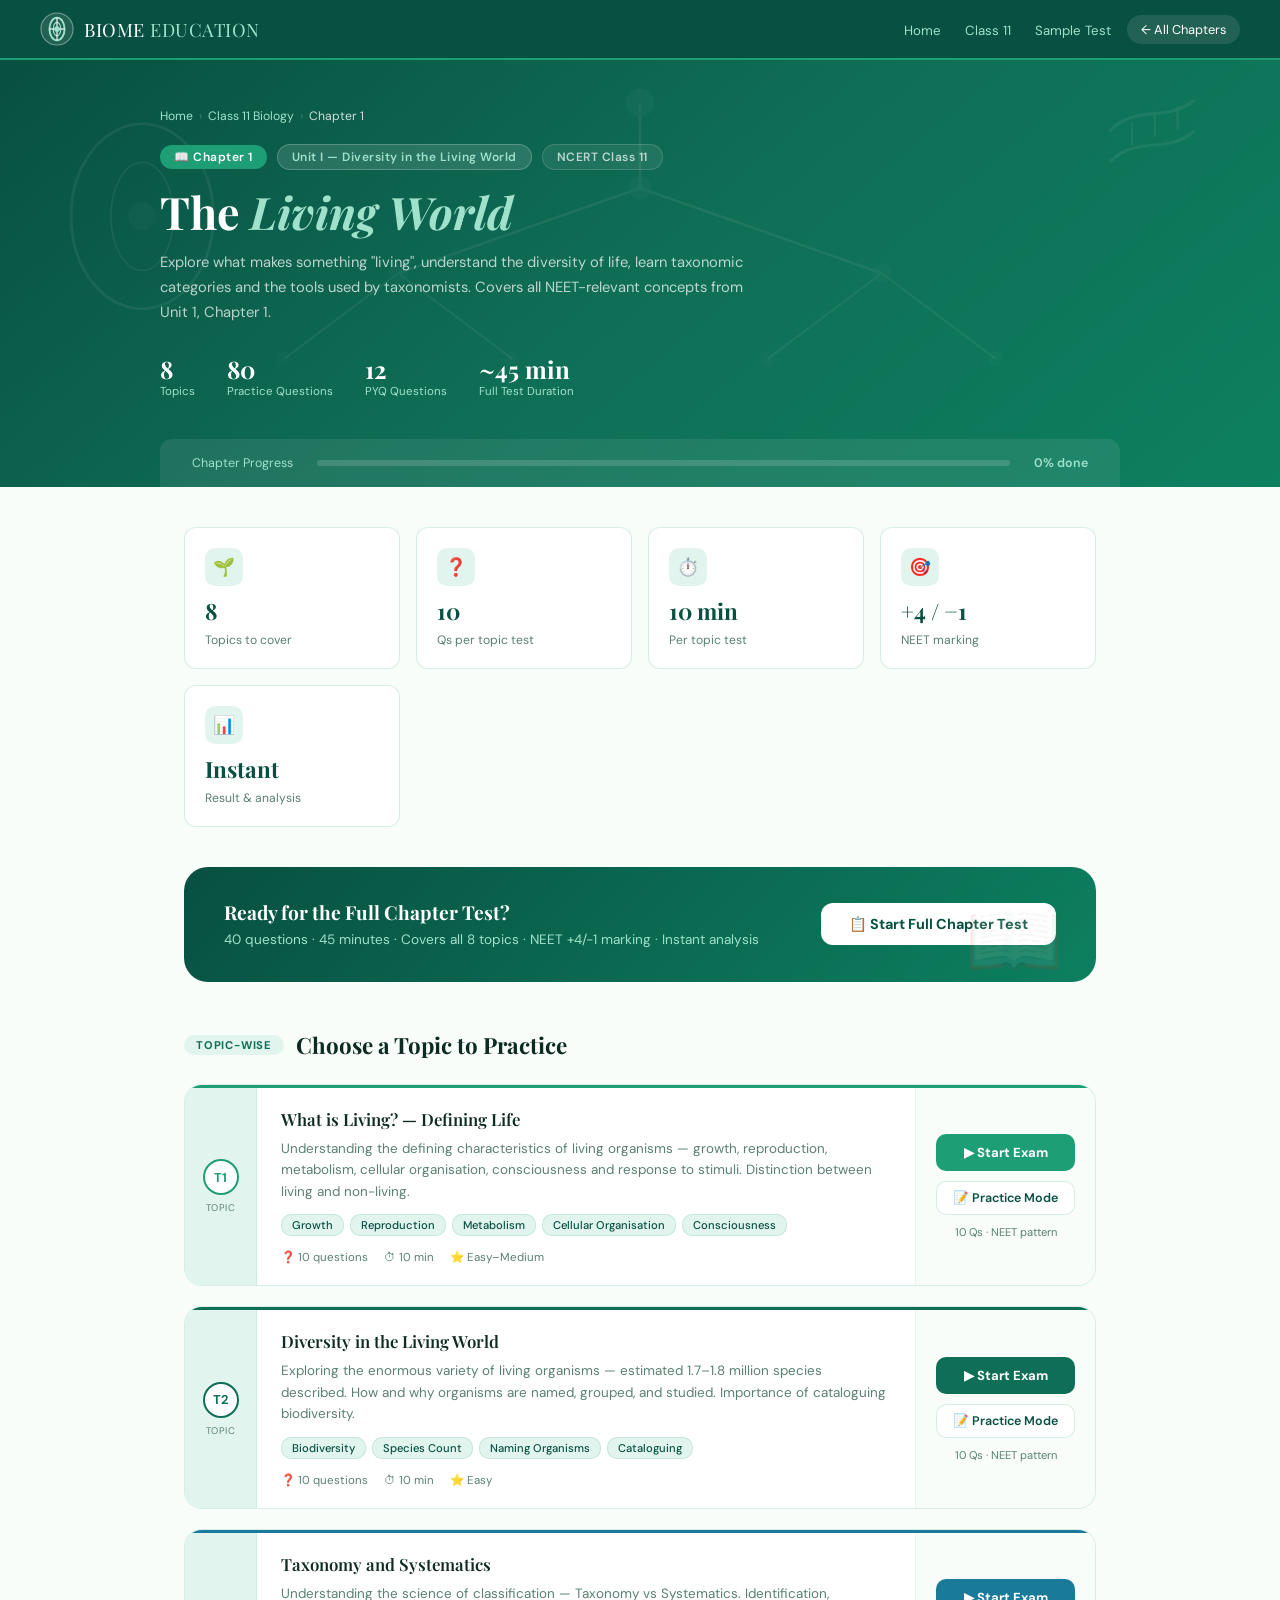
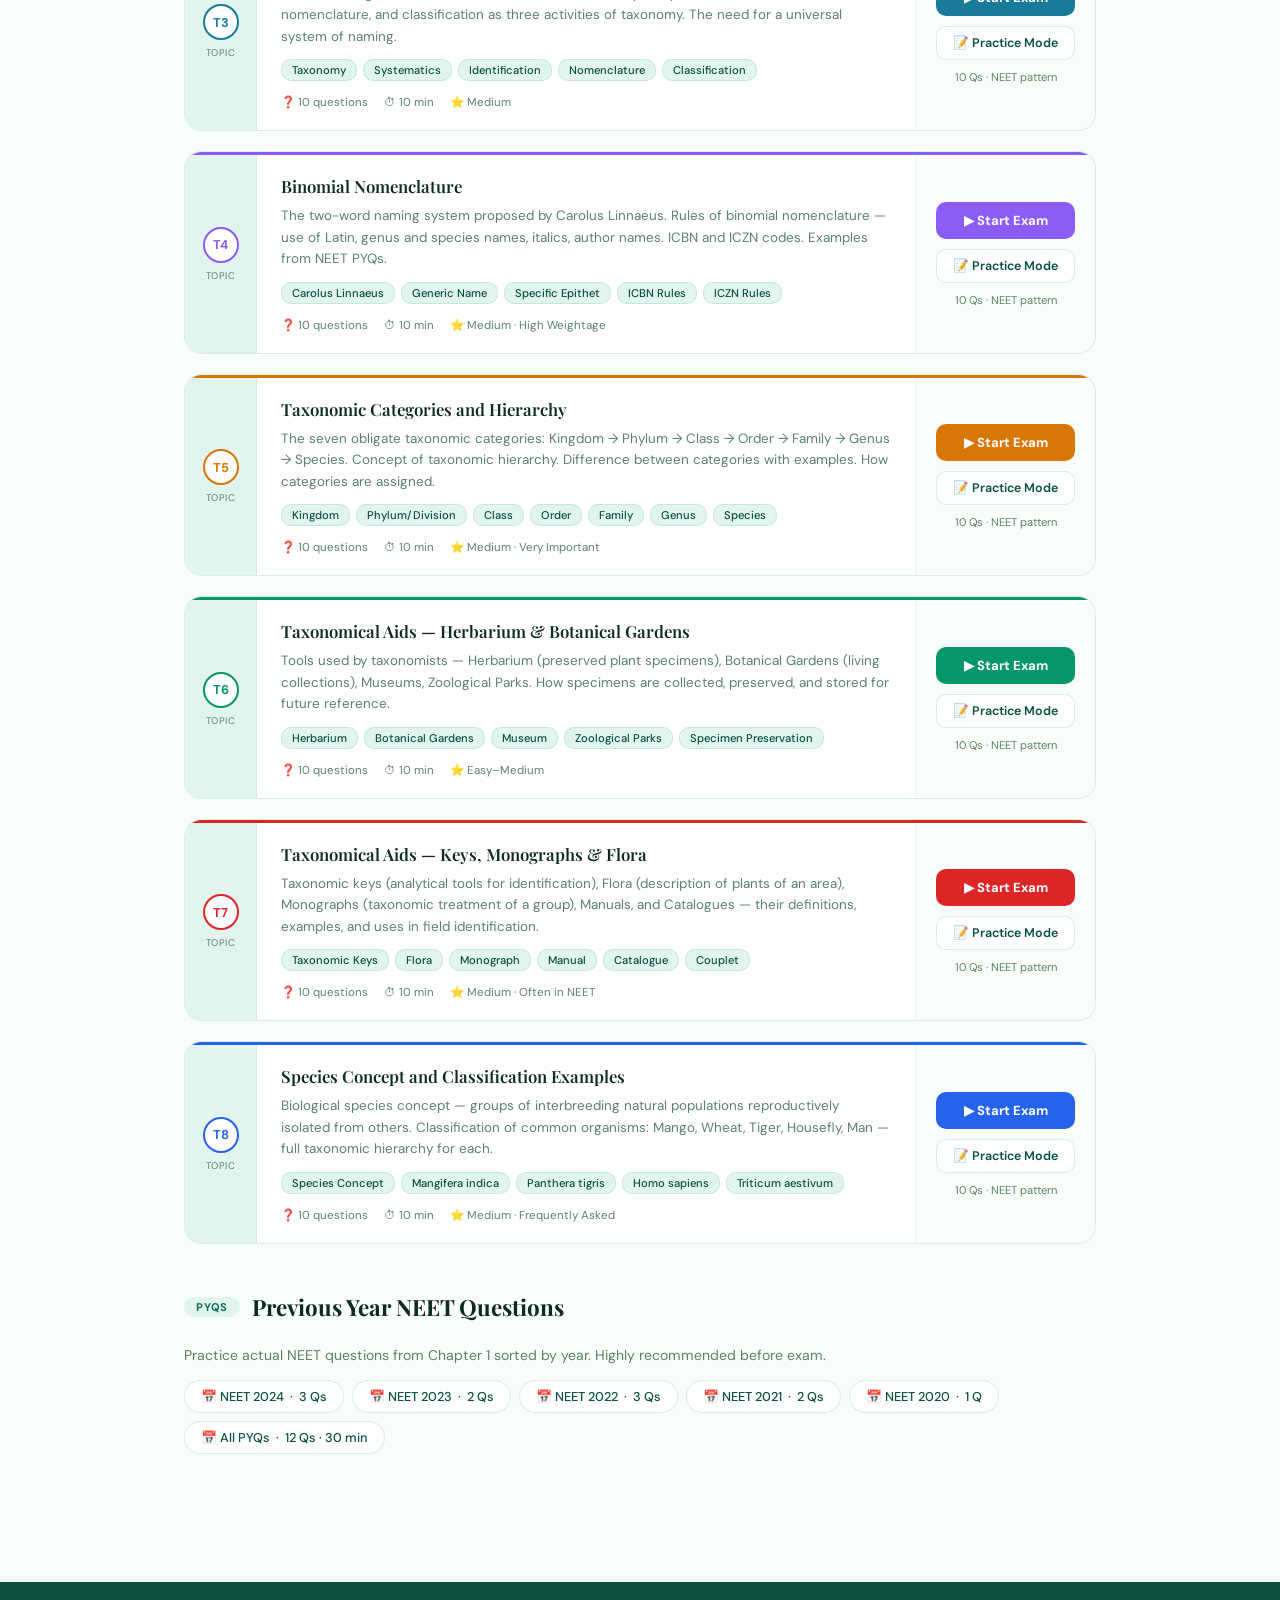
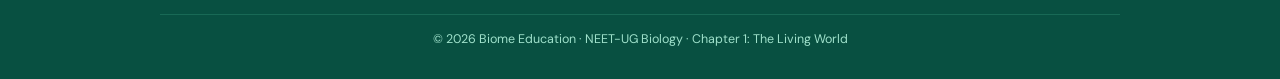
<file: Frontend/class 11/11_Chapters/chapter1.html>
<!DOCTYPE html>
<html lang="en">
<head>
  <meta charset="UTF-8"/>
  <meta name="viewport" content="width=device-width, initial-scale=1.0"/>
  <title>Chapter 1: The Living World — Biome Education</title>
  <link rel="stylesheet" href="chapter1.css"/>
</head>
<body>

  <!-- ========== NAVBAR ========== -->
  <nav>
    <a class="nav-brand" href="index.html">
      <svg class="nav-logo-icon" viewBox="0 0 36 36" xmlns="http://www.w3.org/2000/svg">
        <circle cx="18" cy="18" r="17" fill="rgba(255,255,255,0.1)" stroke="rgba(255,255,255,0.4)" stroke-width="1.2"/>
        <ellipse cx="18" cy="18" rx="8" ry="12" fill="none" stroke="#9FE1CB" stroke-width="2"/>
        <ellipse cx="18" cy="18" rx="4" ry="7" fill="none" stroke="#9FE1CB" stroke-width="1.2"/>
        <line x1="18" y1="6" x2="18" y2="30" stroke="#fff" stroke-width="1.2"/>
        <line x1="10" y1="18" x2="26" y2="18" stroke="#fff" stroke-width="1.2"/>
        <circle cx="18" cy="18" r="3" fill="#9FE1CB"/>
      </svg>
      <span class="nav-brand-name">BIOME <span>EDUCATION</span></span>
    </a>
    <div class="nav-right">
      <ul class="nav-links">
        <li><a href="index.html">Home</a></li>
        <li><a href="class11.html">Class 11</a></li>
        <li><a href="index.html#preview">Sample Test</a></li>
      </ul>
      <a class="nav-back" href="C:\Users\Aryan\OneDrive\Desktop\EdTech\Edtech\BIOME-EDUCATION-TEST\Frontend\class 11\class11.html">← All Chapters</a>
    </div>
  </nav>

  <!-- ========== HERO BANNER ========== -->
  <div class="chapter-hero">

    <!-- Decorative bg -->
    <svg class="hero-bg-decor" viewBox="0 0 900 320" xmlns="http://www.w3.org/2000/svg" preserveAspectRatio="xMidYMid slice" width="100%" height="100%">
      <!-- Classification tree -->
      <line x1="450" y1="40" x2="450" y2="100" stroke="#fff" stroke-width="2"/>
      <line x1="450" y1="100" x2="280" y2="160" stroke="#fff" stroke-width="1.8"/>
      <line x1="450" y1="100" x2="620" y2="160" stroke="#fff" stroke-width="1.8"/>
      <line x1="280" y1="160" x2="200" y2="220" stroke="#fff" stroke-width="1.4"/>
      <line x1="280" y1="160" x2="360" y2="220" stroke="#fff" stroke-width="1.4"/>
      <line x1="620" y1="160" x2="540" y2="220" stroke="#fff" stroke-width="1.4"/>
      <line x1="620" y1="160" x2="700" y2="220" stroke="#fff" stroke-width="1.4"/>
      <circle cx="450" cy="40" r="10" fill="#fff" opacity="0.5"/>
      <circle cx="450" cy="100" r="8" fill="#fff" opacity="0.4"/>
      <circle cx="280" cy="160" r="7" fill="#fff" opacity="0.3"/>
      <circle cx="620" cy="160" r="7" fill="#fff" opacity="0.3"/>
      <circle cx="200" cy="220" r="5" fill="#fff" opacity="0.25"/>
      <circle cx="360" cy="220" r="5" fill="#fff" opacity="0.25"/>
      <circle cx="540" cy="220" r="5" fill="#fff" opacity="0.25"/>
      <circle cx="700" cy="220" r="5" fill="#fff" opacity="0.25"/>
      <!-- Cells -->
      <ellipse cx="100" cy="120" rx="50" ry="65" fill="none" stroke="#fff" stroke-width="2"/>
      <ellipse cx="100" cy="120" rx="22" ry="38" fill="none" stroke="#fff" stroke-width="1.2"/>
      <circle cx="100" cy="120" r="10" fill="#fff" opacity="0.4"/>
      <!-- DNA -->
      <path d="M780 60 C800 40 820 55 840 38" fill="none" stroke="#fff" stroke-width="2.2"/>
      <path d="M780 82 C800 62 820 77 840 60" fill="none" stroke="#fff" stroke-width="2.2"/>
      <line x1="796" y1="54" x2="796" y2="70" stroke="#fff" stroke-width="1.4"/>
      <line x1="812" y1="48" x2="812" y2="64" stroke="#fff" stroke-width="1.4"/>
      <line x1="828" y1="43" x2="828" y2="59" stroke="#fff" stroke-width="1.4"/>
    </svg>

    <div class="hero-inner">
      <div class="breadcrumb">
        <a href="index.html">Home</a>
        <span class="sep">›</span>
        <a href="class11.html">Class 11 Biology</a>
        <span class="sep">›</span>
        <span style="color:rgba(255,255,255,0.8);">Chapter 1</span>
      </div>

      <div class="chapter-badge-row">
        <span class="ch-badge chapter-num">📖 Chapter 1</span>
        <span class="ch-badge unit">Unit I — Diversity in the Living World</span>
        <span class="ch-badge ncert">NCERT Class 11</span>
      </div>

      <h1 class="chapter-hero-title">
        The <em>Living World</em>
      </h1>
      <p class="chapter-hero-desc">
        Explore what makes something "living", understand the diversity of life, learn taxonomic categories and the tools used by taxonomists. Covers all NEET-relevant concepts from Unit 1, Chapter 1.
      </p>

      <div class="hero-quick-stats">
        <div class="hqs">
          <span class="hqs-num">8</span>
          <span class="hqs-lbl">Topics</span>
        </div>
        <div class="hqs">
          <span class="hqs-num">80</span>
          <span class="hqs-lbl">Practice Questions</span>
        </div>
        <div class="hqs">
          <span class="hqs-num">12</span>
          <span class="hqs-lbl">PYQ Questions</span>
        </div>
        <div class="hqs">
          <span class="hqs-num">~45 min</span>
          <span class="hqs-lbl">Full Test Duration</span>
        </div>
      </div>
    </div>

    <!-- Progress strip -->
    <div class="chapter-progress-strip">
      <span class="progress-label">Chapter Progress</span>
      <div class="progress-bar-outer">
        <div class="progress-bar-inner" id="chapter-progress"></div>
      </div>
      <span class="progress-pct" id="progress-pct">0% done</span>
    </div>
  </div>

  <!-- ========== MAIN BODY ========== -->
  <main class="page-body">

    <!-- Overview cards -->
    <div class="overview-row">
      <div class="overview-card">
        <div class="ov-icon">🌱</div>
        <div class="ov-num">8</div>
        <div class="ov-lbl">Topics to cover</div>
      </div>
      <div class="overview-card">
        <div class="ov-icon">❓</div>
        <div class="ov-num">10</div>
        <div class="ov-lbl">Qs per topic test</div>
      </div>
      <div class="overview-card">
        <div class="ov-icon">⏱️</div>
        <div class="ov-num">10 min</div>
        <div class="ov-lbl">Per topic test</div>
      </div>
      <div class="overview-card">
        <div class="ov-icon">🎯</div>
        <div class="ov-num">+4 / −1</div>
        <div class="ov-lbl">NEET marking</div>
      </div>
      <div class="overview-card">
        <div class="ov-icon">📊</div>
        <div class="ov-num">Instant</div>
        <div class="ov-lbl">Result & analysis</div>
      </div>
    </div>

    <!-- Full chapter test banner -->
    <div class="full-chapter-banner">
      <div class="fcb-text">
        <h3>Ready for the Full Chapter Test?</h3>
        <p>40 questions · 45 minutes · Covers all 8 topics · NEET +4/−1 marking · Instant analysis</p>
      </div>
      <button class="btn-full-chapter" onclick="openExamModal('Full Chapter Test — The Living World', 40, 45, 'full')">
        📋 Start Full Chapter Test
      </button>
    </div>

    <!-- Topics section -->
    <div class="section-label">
      <span class="section-tag">Topic-wise</span>
      <h2 class="section-title">Choose a Topic to Practice</h2>
    </div>

    <div class="topics-list">

      <!-- TOPIC 1 -->
      <div class="topic-card" style="--topic-color:#1D9E75;">
        <div class="topic-card-inner">
          <div class="topic-number-col">
            <div class="topic-num-badge">T1</div>
            <div class="topic-num-label">Topic</div>
          </div>
          <div class="topic-content">
            <div class="topic-title">What is Living? — Defining Life</div>
            <div class="topic-desc">
              Understanding the defining characteristics of living organisms — growth, reproduction, metabolism, cellular organisation, consciousness and response to stimuli. Distinction between living and non-living.
            </div>
            <div class="topic-subtopics">
              <span class="subtopic-chip">Growth</span>
              <span class="subtopic-chip">Reproduction</span>
              <span class="subtopic-chip">Metabolism</span>
              <span class="subtopic-chip">Cellular Organisation</span>
              <span class="subtopic-chip">Consciousness</span>
            </div>
            <div class="topic-meta-row">
              <span class="topic-meta-item">❓ 10 questions</span>
              <span class="topic-meta-item">⏱ 10 min</span>
              <span class="topic-meta-item">⭐ Easy–Medium</span>
            </div>
          </div>
          <div class="topic-action-col">
            <button class="btn-start-exam" onclick="openExamModal('What is Living? — Defining Life', 10, 10, 'topic-1')">
              ▶ Start Exam
            </button>
            <a class="btn-practice" href="#">
              📝 Practice Mode
            </a>
            <div class="topic-qs-count">10 Qs · NEET pattern</div>
          </div>
        </div>
      </div>

      <!-- TOPIC 2 -->
      <div class="topic-card" style="--topic-color:#0F6E56;">
        <div class="topic-card-inner">
          <div class="topic-number-col">
            <div class="topic-num-badge">T2</div>
            <div class="topic-num-label">Topic</div>
          </div>
          <div class="topic-content">
            <div class="topic-title">Diversity in the Living World</div>
            <div class="topic-desc">
              Exploring the enormous variety of living organisms — estimated 1.7–1.8 million species described. How and why organisms are named, grouped, and studied. Importance of cataloguing biodiversity.
            </div>
            <div class="topic-subtopics">
              <span class="subtopic-chip">Biodiversity</span>
              <span class="subtopic-chip">Species Count</span>
              <span class="subtopic-chip">Naming Organisms</span>
              <span class="subtopic-chip">Cataloguing</span>
            </div>
            <div class="topic-meta-row">
              <span class="topic-meta-item">❓ 10 questions</span>
              <span class="topic-meta-item">⏱ 10 min</span>
              <span class="topic-meta-item">⭐ Easy</span>
            </div>
          </div>
          <div class="topic-action-col">
            <button class="btn-start-exam" onclick="openExamModal('Diversity in the Living World', 10, 10, 'topic-2')">
              ▶ Start Exam
            </button>
            <a class="btn-practice" href="#">
              📝 Practice Mode
            </a>
            <div class="topic-qs-count">10 Qs · NEET pattern</div>
          </div>
        </div>
      </div>

      <!-- TOPIC 3 -->
      <div class="topic-card" style="--topic-color:#1a7a9a;">
        <div class="topic-card-inner">
          <div class="topic-number-col">
            <div class="topic-num-badge">T3</div>
            <div class="topic-num-label">Topic</div>
          </div>
          <div class="topic-content">
            <div class="topic-title">Taxonomy and Systematics</div>
            <div class="topic-desc">
              Understanding the science of classification — Taxonomy vs Systematics. Identification, nomenclature, and classification as three activities of taxonomy. The need for a universal system of naming.
            </div>
            <div class="topic-subtopics">
              <span class="subtopic-chip">Taxonomy</span>
              <span class="subtopic-chip">Systematics</span>
              <span class="subtopic-chip">Identification</span>
              <span class="subtopic-chip">Nomenclature</span>
              <span class="subtopic-chip">Classification</span>
            </div>
            <div class="topic-meta-row">
              <span class="topic-meta-item">❓ 10 questions</span>
              <span class="topic-meta-item">⏱ 10 min</span>
              <span class="topic-meta-item">⭐ Medium</span>
            </div>
          </div>
          <div class="topic-action-col">
            <button class="btn-start-exam" onclick="openExamModal('Taxonomy and Systematics', 10, 10, 'topic-3')">
              ▶ Start Exam
            </button>
            <a class="btn-practice" href="#">
              📝 Practice Mode
            </a>
            <div class="topic-qs-count">10 Qs · NEET pattern</div>
          </div>
        </div>
      </div>

      <!-- TOPIC 4 -->
      <div class="topic-card" style="--topic-color:#8B5CF6;">
        <div class="topic-card-inner">
          <div class="topic-number-col">
            <div class="topic-num-badge">T4</div>
            <div class="topic-num-label">Topic</div>
          </div>
          <div class="topic-content">
            <div class="topic-title">Binomial Nomenclature</div>
            <div class="topic-desc">
              The two-word naming system proposed by Carolus Linnaeus. Rules of binomial nomenclature — use of Latin, genus and species names, italics, author names. ICBN and ICZN codes. Examples from NEET PYQs.
            </div>
            <div class="topic-subtopics">
              <span class="subtopic-chip">Carolus Linnaeus</span>
              <span class="subtopic-chip">Generic Name</span>
              <span class="subtopic-chip">Specific Epithet</span>
              <span class="subtopic-chip">ICBN Rules</span>
              <span class="subtopic-chip">ICZN Rules</span>
            </div>
            <div class="topic-meta-row">
              <span class="topic-meta-item">❓ 10 questions</span>
              <span class="topic-meta-item">⏱ 10 min</span>
              <span class="topic-meta-item">⭐ Medium · High Weightage</span>
            </div>
          </div>
          <div class="topic-action-col">
            <button class="btn-start-exam" onclick="openExamModal('Binomial Nomenclature', 10, 10, 'topic-4')">
              ▶ Start Exam
            </button>
            <a class="btn-practice" href="#">
              📝 Practice Mode
            </a>
            <div class="topic-qs-count">10 Qs · NEET pattern</div>
          </div>
        </div>
      </div>

      <!-- TOPIC 5 -->
      <div class="topic-card" style="--topic-color:#D97706;">
        <div class="topic-card-inner">
          <div class="topic-number-col">
            <div class="topic-num-badge">T5</div>
            <div class="topic-num-label">Topic</div>
          </div>
          <div class="topic-content">
            <div class="topic-title">Taxonomic Categories and Hierarchy</div>
            <div class="topic-desc">
              The seven obligate taxonomic categories: Kingdom → Phylum → Class → Order → Family → Genus → Species. Concept of taxonomic hierarchy. Difference between categories with examples. How categories are assigned.
            </div>
            <div class="topic-subtopics">
              <span class="subtopic-chip">Kingdom</span>
              <span class="subtopic-chip">Phylum/Division</span>
              <span class="subtopic-chip">Class</span>
              <span class="subtopic-chip">Order</span>
              <span class="subtopic-chip">Family</span>
              <span class="subtopic-chip">Genus</span>
              <span class="subtopic-chip">Species</span>
            </div>
            <div class="topic-meta-row">
              <span class="topic-meta-item">❓ 10 questions</span>
              <span class="topic-meta-item">⏱ 10 min</span>
              <span class="topic-meta-item">⭐ Medium · Very Important</span>
            </div>
          </div>
          <div class="topic-action-col">
            <button class="btn-start-exam" onclick="openExamModal('Taxonomic Categories and Hierarchy', 10, 10, 'topic-5')">
              ▶ Start Exam
            </button>
            <a class="btn-practice" href="#">
              📝 Practice Mode
            </a>
            <div class="topic-qs-count">10 Qs · NEET pattern</div>
          </div>
        </div>
      </div>

      <!-- TOPIC 6 -->
      <div class="topic-card" style="--topic-color:#059669;">
        <div class="topic-card-inner">
          <div class="topic-number-col">
            <div class="topic-num-badge">T6</div>
            <div class="topic-num-label">Topic</div>
          </div>
          <div class="topic-content">
            <div class="topic-title">Taxonomical Aids — Herbarium & Botanical Gardens</div>
            <div class="topic-desc">
              Tools used by taxonomists — Herbarium (preserved plant specimens), Botanical Gardens (living collections), Museums, Zoological Parks. How specimens are collected, preserved, and stored for future reference.
            </div>
            <div class="topic-subtopics">
              <span class="subtopic-chip">Herbarium</span>
              <span class="subtopic-chip">Botanical Gardens</span>
              <span class="subtopic-chip">Museum</span>
              <span class="subtopic-chip">Zoological Parks</span>
              <span class="subtopic-chip">Specimen Preservation</span>
            </div>
            <div class="topic-meta-row">
              <span class="topic-meta-item">❓ 10 questions</span>
              <span class="topic-meta-item">⏱ 10 min</span>
              <span class="topic-meta-item">⭐ Easy–Medium</span>
            </div>
          </div>
          <div class="topic-action-col">
            <button class="btn-start-exam" onclick="openExamModal('Herbarium & Botanical Gardens', 10, 10, 'topic-6')">
              ▶ Start Exam
            </button>
            <a class="btn-practice" href="#">
              📝 Practice Mode
            </a>
            <div class="topic-qs-count">10 Qs · NEET pattern</div>
          </div>
        </div>
      </div>

      <!-- TOPIC 7 -->
      <div class="topic-card" style="--topic-color:#DC2626;">
        <div class="topic-card-inner">
          <div class="topic-number-col">
            <div class="topic-num-badge">T7</div>
            <div class="topic-num-label">Topic</div>
          </div>
          <div class="topic-content">
            <div class="topic-title">Taxonomical Aids — Keys, Monographs & Flora</div>
            <div class="topic-desc">
              Taxonomic keys (analytical tools for identification), Flora (description of plants of an area), Monographs (taxonomic treatment of a group), Manuals, and Catalogues — their definitions, examples, and uses in field identification.
            </div>
            <div class="topic-subtopics">
              <span class="subtopic-chip">Taxonomic Keys</span>
              <span class="subtopic-chip">Flora</span>
              <span class="subtopic-chip">Monograph</span>
              <span class="subtopic-chip">Manual</span>
              <span class="subtopic-chip">Catalogue</span>
              <span class="subtopic-chip">Couplet</span>
            </div>
            <div class="topic-meta-row">
              <span class="topic-meta-item">❓ 10 questions</span>
              <span class="topic-meta-item">⏱ 10 min</span>
              <span class="topic-meta-item">⭐ Medium · Often in NEET</span>
            </div>
          </div>
          <div class="topic-action-col">
            <button class="btn-start-exam" onclick="openExamModal('Taxonomic Keys, Monographs & Flora', 10, 10, 'topic-7')">
              ▶ Start Exam
            </button>
            <a class="btn-practice" href="#">
              📝 Practice Mode
            </a>
            <div class="topic-qs-count">10 Qs · NEET pattern</div>
          </div>
        </div>
      </div>

      <!-- TOPIC 8 -->
      <div class="topic-card" style="--topic-color:#2563EB;">
        <div class="topic-card-inner">
          <div class="topic-number-col">
            <div class="topic-num-badge">T8</div>
            <div class="topic-num-label">Topic</div>
          </div>
          <div class="topic-content">
            <div class="topic-title">Species Concept and Classification Examples</div>
            <div class="topic-desc">
              Biological species concept — groups of interbreeding natural populations reproductively isolated from others. Classification of common organisms: Mango, Wheat, Tiger, Housefly, Man — full taxonomic hierarchy for each.
            </div>
            <div class="topic-subtopics">
              <span class="subtopic-chip">Species Concept</span>
              <span class="subtopic-chip">Mangifera indica</span>
              <span class="subtopic-chip">Panthera tigris</span>
              <span class="subtopic-chip">Homo sapiens</span>
              <span class="subtopic-chip">Triticum aestivum</span>
            </div>
            <div class="topic-meta-row">
              <span class="topic-meta-item">❓ 10 questions</span>
              <span class="topic-meta-item">⏱ 10 min</span>
              <span class="topic-meta-item">⭐ Medium · Frequently Asked</span>
            </div>
          </div>
          <div class="topic-action-col">
            <button class="btn-start-exam" onclick="openExamModal('Species Concept & Classification Examples', 10, 10, 'topic-8')">
              ▶ Start Exam
            </button>
            <a class="btn-practice" href="#">
              📝 Practice Mode
            </a>
            <div class="topic-qs-count">10 Qs · NEET pattern</div>
          </div>
        </div>
      </div>

    </div><!-- end topics-list -->

    <!-- PYQ Section -->
    <div class="pyq-section">
      <div class="section-label">
        <span class="section-tag">PYQs</span>
        <h2 class="section-title">Previous Year NEET Questions</h2>
      </div>
      <p style="font-size:0.88rem;color:var(--text-muted);margin-bottom:0.75rem;">
        Practice actual NEET questions from Chapter 1 sorted by year. Highly recommended before exam.
      </p>
      <div class="pyq-chips">
        <div class="pyq-chip" onclick="openExamModal('NEET 2024 — Chapter 1 PYQs', 3, 10, 'pyq-2024')">📅 NEET 2024 &nbsp;·&nbsp; 3 Qs</div>
        <div class="pyq-chip" onclick="openExamModal('NEET 2023 — Chapter 1 PYQs', 2, 10, 'pyq-2023')">📅 NEET 2023 &nbsp;·&nbsp; 2 Qs</div>
        <div class="pyq-chip" onclick="openExamModal('NEET 2022 — Chapter 1 PYQs', 3, 10, 'pyq-2022')">📅 NEET 2022 &nbsp;·&nbsp; 3 Qs</div>
        <div class="pyq-chip" onclick="openExamModal('NEET 2021 — Chapter 1 PYQs', 2, 10, 'pyq-2021')">📅 NEET 2021 &nbsp;·&nbsp; 2 Qs</div>
        <div class="pyq-chip" onclick="openExamModal('NEET 2020 — Chapter 1 PYQs', 1, 10, 'pyq-2020')">📅 NEET 2020 &nbsp;·&nbsp; 1 Q</div>
        <div class="pyq-chip" onclick="openExamModal('All PYQs — Chapter 1 (2015–2024)', 12, 30, 'pyq-all')">📅 All PYQs &nbsp;·&nbsp; 12 Qs · 30 min</div>
      </div>
    </div>

  </main>

  <!-- ========== FOOTER ========== -->
  <footer>
    <div class="footer-bottom">
      © 2026 Biome Education · NEET-UG Biology · Chapter 1: The Living World
    </div>
  </footer>

  <!-- ========= CONFIRM MODAL (before starting exam) ========= -->
  <div class="modal-overlay" id="confirm-modal" onclick="if(event.target===this)closeConfirm()">
    <div class="modal-box">
      <div class="modal-header">
        <div class="modal-header-text">
          <h3 id="modal-topic-title">Topic Test</h3>
          <p>Chapter 1 · The Living World · Class 11</p>
        </div>
        <button class="modal-close" onclick="closeConfirm()">✕</button>
      </div>
      <div class="modal-body">
        <div class="modal-info-grid">
          <div class="modal-info-card"><div class="mic-num" id="modal-q-count">10</div><div class="mic-lbl">Questions</div></div>
          <div class="modal-info-card"><div class="mic-num" id="modal-duration">10 min</div><div class="mic-lbl">Time Limit</div></div>
          <div class="modal-info-card"><div class="mic-num">+4</div><div class="mic-lbl">Correct</div></div>
          <div class="modal-info-card"><div class="mic-num" style="color:#c0392b;">−1</div><div class="mic-lbl">Wrong</div></div>
        </div>
        <ul class="modal-rules">
          <li><span class="rule-dot">📌</span>Timer starts immediately and cannot be paused.</li>
          <li><span class="rule-dot">✅</span>Navigate freely between questions before submitting.</li>
          <li><span class="rule-dot">📊</span>Detailed result with explanations shown after submission.</li>
          <li><span class="rule-dot">🔒</span>Do not refresh — progress will be lost.</li>
        </ul>
      </div>
      <div class="modal-footer">
        <button class="btn-modal-cancel" onclick="closeConfirm()">Cancel</button>
        <button class="btn-modal-start" onclick="launchQuiz()">▶ &nbsp;Start Test Now</button>
      </div>
    </div>
  </div>

  <!-- ========= FULLSCREEN QUIZ OVERLAY ========= -->
  <div id="quiz-overlay" style="display:none;position:fixed;inset:0;background:#f8fdf9;z-index:500;overflow-y:auto;">

    <style>
      /* Quiz overlay inner styles */
      .qo-nav{position:sticky;top:0;background:#085041;display:flex;align-items:center;justify-content:space-between;padding:0 1.5rem;height:56px;z-index:10;gap:1rem;}
      .qo-title{font-family:'Playfair Display',serif;color:#fff;font-size:1rem;white-space:nowrap;overflow:hidden;text-overflow:ellipsis;flex:1;}
      .qo-timer{background:rgba(255,255,255,0.15);color:#fff;padding:5px 16px;border-radius:20px;font-size:0.88rem;font-weight:700;font-family:monospace;white-space:nowrap;}
      .qo-timer.danger{background:rgba(192,57,43,0.6);}
      .qo-exit{background:rgba(255,255,255,0.1);border:none;color:#9FE1CB;padding:6px 14px;border-radius:16px;font-size:0.78rem;cursor:pointer;font-family:'DM Sans',sans-serif;white-space:nowrap;}
      .qo-exit:hover{background:rgba(255,255,255,0.18);}

      .qo-progress{height:4px;background:#d0f0e4;}
      .qo-progress-bar{height:4px;background:#1D9E75;transition:width 0.3s;}

      .qo-body{max-width:760px;margin:0 auto;padding:2rem 1.5rem 4rem;}

      .qo-qnum{font-size:0.75rem;color:#5a8070;letter-spacing:0.5px;margin-bottom:0.5rem;}
      .qo-qtext{font-size:1.05rem;font-weight:600;color:#0d2b22;line-height:1.65;margin-bottom:1.5rem;font-family:'DM Sans',sans-serif;}

      .qo-options{display:flex;flex-direction:column;gap:0.65rem;margin-bottom:1.75rem;}
      .qo-opt{display:flex;align-items:center;gap:12px;padding:0.85rem 1.1rem;border:1.5px solid rgba(29,158,117,0.2);border-radius:10px;cursor:pointer;transition:all 0.18s;font-size:0.92rem;color:#2f5045;background:#fff;}
      .qo-opt:hover{border-color:#1D9E75;background:#E1F5EE;}
      .qo-opt.selected{border-color:#1D9E75;background:#E1F5EE;color:#085041;font-weight:500;}
      .qo-opt.correct{border-color:#1D9E75;background:#d0f0e4;color:#085041;font-weight:600;}
      .qo-opt.wrong{border-color:#c0392b;background:#fdecea;color:#c0392b;font-weight:600;}
      .qo-opt.show-correct{border-color:#1D9E75;background:#d0f0e4;color:#085041;}
      .qo-key{width:30px;height:30px;border-radius:50%;background:rgba(29,158,117,0.1);display:flex;align-items:center;justify-content:center;font-size:0.78rem;font-weight:700;color:#0F6E56;flex-shrink:0;}
      .qo-opt.selected .qo-key{background:#1D9E75;color:#fff;}
      .qo-opt.correct .qo-key,.qo-opt.show-correct .qo-key{background:#1D9E75;color:#fff;}
      .qo-opt.wrong .qo-key{background:#c0392b;color:#fff;}

      .qo-nav-btns{display:flex;justify-content:space-between;align-items:center;gap:0.75rem;}
      .qo-btn{padding:9px 20px;border-radius:8px;border:none;font-size:0.88rem;font-weight:600;cursor:pointer;font-family:'DM Sans',sans-serif;transition:all 0.18s;}
      .qo-btn-prev{background:#fff;border:1.5px solid rgba(29,158,117,0.2);color:#5a8070;}
      .qo-btn-prev:hover{background:#E1F5EE;}
      .qo-btn-prev:disabled{opacity:0.3;cursor:not-allowed;}
      .qo-btn-next{background:#1D9E75;color:#fff;}
      .qo-btn-next:hover{background:#085041;}
      .qo-btn-submit{background:#c0392b;color:#fff;}
      .qo-btn-submit:hover{background:#a93226;}

      .qo-dots{display:flex;flex-wrap:wrap;gap:6px;padding:1rem 1.5rem;background:#fff;border-top:1px solid rgba(29,158,117,0.12);border-bottom:1px solid rgba(29,158,117,0.12);margin-bottom:1.5rem;}
      .qo-dot{width:30px;height:30px;border-radius:6px;display:flex;align-items:center;justify-content:center;font-size:0.72rem;font-weight:600;cursor:pointer;border:1.5px solid rgba(29,158,117,0.2);background:#fff;color:#5a8070;transition:all 0.15s;}
      .qo-dot.answered{background:#E1F5EE;border-color:#5DCAA5;color:#085041;}
      .qo-dot.current{background:#1D9E75;border-color:#1D9E75;color:#fff;}

      /* Result panel */
      .qo-result{max-width:760px;margin:0 auto;padding:2rem 1.5rem 4rem;}
      .result-grade-card{border-radius:18px;overflow:hidden;margin-bottom:1.5rem;box-shadow:0 8px 32px rgba(8,80,65,0.12);}
      .result-grade-header{padding:2rem;text-align:center;}
      .result-grade-emoji{font-size:3rem;margin-bottom:0.5rem;}
      .result-grade-title{font-family:'Playfair Display',serif;font-size:1.5rem;color:#fff;margin-bottom:4px;}
      .result-grade-sub{font-size:0.88rem;color:rgba(255,255,255,0.8);}
      .result-score-row{display:grid;grid-template-columns:repeat(4,1fr);gap:1px;background:rgba(29,158,117,0.15);}
      .result-score-cell{background:#fff;padding:1rem;text-align:center;}
      .rsc-num{font-size:1.5rem;font-weight:700;font-family:'Playfair Display',serif;}
      .rsc-lbl{font-size:0.7rem;color:#5a8070;margin-top:2px;}

      .result-review-title{font-family:'Playfair Display',serif;font-size:1.1rem;color:#0d2b22;margin:1.5rem 0 1rem;}
      .review-item{border:1px solid rgba(29,158,117,0.15);border-radius:12px;overflow:hidden;margin-bottom:0.85rem;}
      .review-q{padding:0.85rem 1rem;font-size:0.88rem;font-weight:600;color:#0d2b22;line-height:1.5;}
      .review-q.correct-bg{background:#E1F5EE;}
      .review-q.wrong-bg{background:#fdecea;}
      .review-q.skip-bg{background:#f5f5f5;}
      .review-detail{padding:0.75rem 1rem;background:#fff;font-size:0.82rem;color:#5a8070;line-height:1.5;}
      .review-correct{color:#1D9E75;font-weight:600;}
      .review-wrong{color:#c0392b;font-weight:600;}
      .review-exp{border-top:1px dashed rgba(29,158,117,0.2);padding-top:0.6rem;margin-top:0.5rem;font-style:italic;}

      .qo-retake-row{display:flex;gap:0.75rem;flex-wrap:wrap;margin-top:1.5rem;}
      .btn-retake{padding:11px 24px;background:#1D9E75;color:#fff;border:none;border-radius:10px;font-size:0.9rem;font-weight:700;cursor:pointer;font-family:'DM Sans',sans-serif;transition:background 0.2s;}
      .btn-retake:hover{background:#085041;}
      .btn-back-ch{padding:11px 24px;background:#fff;color:#085041;border:1.5px solid rgba(29,158,117,0.3);border-radius:10px;font-size:0.9rem;font-weight:600;cursor:pointer;font-family:'DM Sans',sans-serif;transition:background 0.2s;}
      .btn-back-ch:hover{background:#E1F5EE;}

      @keyframes fadeInUp{from{opacity:0;transform:translateY(14px)}to{opacity:1;transform:translateY(0)}}
      .qo-body,.qo-result{animation:fadeInUp 0.3s ease;}
    </style>

    <!-- Quiz navbar -->
    <div class="qo-nav">
      <div class="qo-title" id="qo-title">Quiz</div>
      <div class="qo-timer" id="qo-timer">10:00</div>
      <button class="qo-exit" onclick="confirmExit()">✕ Exit</button>
    </div>

    <!-- Progress bar -->
    <div class="qo-progress"><div class="qo-progress-bar" id="qo-pbar" style="width:0%"></div></div>

    <!-- Question dots -->
    <div class="qo-dots" id="qo-dots"></div>

    <!-- Question area (shown during quiz) -->
    <div class="qo-body" id="qo-question-area">
      <div class="qo-qnum" id="qo-qnum">Question 1 of 10</div>
      <div class="qo-qtext" id="qo-qtext"></div>
      <div class="qo-options" id="qo-options"></div>
      <div class="qo-nav-btns">
        <button class="qo-btn qo-btn-prev" id="qo-prev" onclick="goQ(-1)">← Prev</button>
        <button class="qo-btn qo-btn-submit" onclick="confirmSubmit()">Submit Test</button>
        <button class="qo-btn qo-btn-next" id="qo-next" onclick="goQ(1)">Next →</button>
      </div>
    </div>

    <!-- Result area (shown after submit) -->
    <div class="qo-result" id="qo-result-area" style="display:none;"></div>

  </div><!-- end quiz-overlay -->


  <!-- ========= JAVASCRIPT — FULL QUIZ ENGINE ========= -->
  <script>

  /* ═══════════════════════════════════════════════
     QUESTION BANK — Chapter 1: The Living World
     8 Topics × 10 Qs + PYQ sets
  ═══════════════════════════════════════════════ */
  var QUESTION_BANK = {

    'topic-1': [
      {q:"Which of the following is NOT considered a defining characteristic of living organisms?",opts:["Growth","Reproduction","Metabolism","Crystallisation"],ans:3,exp:"Crystallisation is a physical/chemical process seen in non-living matter. Growth, reproduction and metabolism are fundamental characteristics of living organisms."},
      {q:"The most important criterion for distinguishing living from non-living is:",opts:["Presence of carbon","Ability to reproduce","Visibility under microscope","Fixed shape"],ans:1,exp:"Reproduction is considered the most fundamental property of living organisms, though some sterile individuals are still considered living."},
      {q:"Which living organisms can show growth without reproduction?",opts:["Bacteria","Mules","Viruses","Prions"],ans:1,exp:"Mules are sterile hybrids (horse × donkey) that grow normally but cannot reproduce, showing growth is independent of reproduction."},
      {q:"Metabolism is unique to living organisms because:",opts:["It produces energy only","It occurs outside the body too","No non-living entity shows metabolism in isolation","Metabolism needs sunlight"],ans:2,exp:"Isolated metabolic reactions can be demonstrated in test tubes, but the sum total of all metabolic reactions occurring simultaneously is uniquely seen in living organisms."},
      {q:"Consciousness in living organisms refers to their ability to:",opts:["Think and reason","Sense and respond to the environment","Move from one place to another","Reproduce sexually"],ans:1,exp:"Consciousness means the ability of living organisms to sense their environment and respond to it — even plants respond to light, touch, temperature etc."},
      {q:"Which of the following shows growth but is NOT living?",opts:["Amoeba","Crystal of common salt","Yeast","Moss"],ans:1,exp:"Crystals of common salt (NaCl) grow by accumulation of molecules from outside — this is not the same as biological growth from within."},
      {q:"Cellular organisation is a defining feature of life because:",opts:["All cells are the same","Cells are the basic structural and functional unit of life","Cells only exist in animals","Non-living things also have cells"],ans:1,exp:"The cell theory states that all living organisms are made of cells — the basic structural and functional unit. Non-living things lack this cellular organisation."},
      {q:"Which of the following BEST defines 'growth' in living organisms?",opts:["Increase in mass only","Increase in number of cells only","Increase in mass and number of cells","Absorption of water"],ans:2,exp:"Growth in living organisms involves both an increase in mass (biomass) AND an increase in the number of cells through cell division."},
      {q:"Living organisms maintain a constant internal environment. This is called:",opts:["Metabolism","Homeostasis","Reproduction","Adaptation"],ans:1,exp:"Homeostasis is the ability of living organisms to maintain a stable internal environment despite changes in external conditions."},
      {q:"The sum total of all chemical reactions occurring in the body of a living organism is called:",opts:["Catabolism","Anabolism","Metabolism","Respiration"],ans:2,exp:"Metabolism is the sum total of all chemical reactions (both anabolic and catabolic) occurring in a living organism."}
    ],

    'topic-2': [
      {q:"Approximately how many species of living organisms have been described so far?",opts:["1.7–1.8 million","5 million","500,000","10 million"],ans:0,exp:"Approximately 1.7 to 1.8 million species have been described and named so far. The actual number of species on Earth is estimated to be much higher."},
      {q:"The branch of biology dealing with identification, nomenclature and classification is:",opts:["Ecology","Taxonomy","Physiology","Genetics"],ans:1,exp:"Taxonomy is the branch of biology that deals with identification, nomenclature, and classification of organisms. It comes from Greek 'taxis' (arrangement) and 'nomos' (law)."},
      {q:"Which of the following is NOT a reason for diversity in living organisms?",opts:["Different habitats","Evolutionary history","Identical DNA in all organisms","Adaptation"],ans:2,exp:"All organisms do NOT have identical DNA — variation in DNA is in fact the molecular basis of diversity. Different habitats, evolutionary history and adaptations all contribute to diversity."},
      {q:"The science dealing with the study of diversity of organisms and their evolutionary relationships is:",opts:["Taxonomy","Systematics","Ecology","Morphology"],ans:1,exp:"Systematics (from Greek 'systema' = putting together) deals with the diversity of organisms and their evolutionary relationships. It includes taxonomy."},
      {q:"How many species of plants have been described approximately?",opts:["5 lakh","1 lakh","3 lakh","4 lakh"],ans:0,exp:"Approximately 5 lakh (500,000) plant species and 7 lakh (700,000) animal species have been described so far."},
      {q:"The practical purpose of cataloguing biodiversity is to:",opts:["Count all organisms","Identify and name organisms for scientific study","Make taxonomy difficult","Remove extinct species"],ans:1,exp:"Cataloguing biodiversity helps scientists identify organisms, understand their relationships, and study their role in ecosystems — essential for conservation and research."},
      {q:"Which scientist is often called the 'Father of Taxonomy'?",opts:["Charles Darwin","Carolus Linnaeus","Robert Hooke","Gregor Mendel"],ans:1,exp:"Carolus Linnaeus (Carl Linnaeus, 1707–1778) is called the Father of Taxonomy. He devised the binomial nomenclature system still used today."},
      {q:"Which of the following best represents the 'diversity of life'?",opts:["All bacteria look alike","Plants and animals share identical features","From microbes to blue whales, enormous variety exists","All living things have the same metabolism"],ans:2,exp:"The diversity of life on Earth ranges from microscopic bacteria to the largest blue whale — representing enormous variation in size, form, habitat and lifestyle."},
      {q:"Taxonomy is derived from Greek words. 'Taxis' means:",opts:["Law","Arrangement or order","Animal","Plant"],ans:1,exp:"'Taxis' in Greek means arrangement or order, and 'nomos' means law. Together, taxonomy = the science of arranging/ordering organisms."},
      {q:"Why is it important to have a universal system of naming organisms?",opts:["Local names are too long","The same organism may have different local names in different languages","Scientists prefer Latin","Animals cannot be named in English"],ans:1,exp:"The same organism may have different vernacular (local) names in different languages and regions. A universal naming system (binomial nomenclature) avoids this confusion."}
    ],

    'topic-3': [
      {q:"The three activities involved in Taxonomy are:",opts:["Identification, Nomenclature, Classification","Identification, Ecology, Physiology","Classification, Evolution, Genetics","Nomenclature, Morphology, Anatomy"],ans:0,exp:"Taxonomy involves three key activities: (1) Identification — recognising the organism, (2) Nomenclature — assigning a scientific name, (3) Classification — grouping it appropriately."},
      {q:"Systematics differs from Taxonomy in that it also studies:",opts:["Morphology","Evolutionary relationships between organisms","Internal anatomy","Cell structure"],ans:1,exp:"While taxonomy focuses on identification, nomenclature and classification, systematics additionally studies evolutionary relationships (phylogeny) between organisms."},
      {q:"The word 'Systematics' was used for the first time in the book 'Systema Naturae' by:",opts:["Darwin","Haeckel","Linnaeus","Lamarck"],ans:2,exp:"Carolus Linnaeus used the word systematics in his famous book 'Systema Naturae' (1758), which laid the foundation for modern biological classification."},
      {q:"Identification in taxonomy means:",opts:["Giving a name to an organism","Correct determination of the organism","Placing the organism in a group","Studying its evolutionary history"],ans:1,exp:"Identification means the correct determination/recognition of an organism — understanding what type of organism it is based on its characteristics."},
      {q:"Classification is defined as:",opts:["Naming of organisms","Grouping of organisms into categories based on similarities","Studying the evolution of organisms","Counting the number of species"],ans:1,exp:"Classification is the process of placing organisms into groups (taxa) based on their similarities and differences, making the study of diversity manageable."},
      {q:"Which of the following is the correct order of taxonomic activities?",opts:["Classification → Nomenclature → Identification","Identification → Classification → Nomenclature","Identification → Nomenclature → Classification","Nomenclature → Identification → Classification"],ans:2,exp:"The logical order is: first Identify the organism, then give it a Name (Nomenclature), and then Classify it into appropriate groups."},
      {q:"Taxonomy is important for:",opts:["Only naming plants","Understanding biological diversity and evolutionary history","Only medical purposes","Counting bacteria"],ans:1,exp:"Taxonomy is fundamental for understanding the diversity of life, predicting properties of organisms, understanding evolutionary relationships, and conservation biology."},
      {q:"The study of the principles and procedures of classification is called:",opts:["Taxon","Taxonomy","Systematics","Biosystematics"],ans:1,exp:"Taxonomy is specifically the study of principles and procedures of classification. The practical application of taxonomy to classify organisms is sometimes called systematics."},
      {q:"A taxon is:",opts:["A unit of classification","A type of organism","A classification tool","A gene"],ans:0,exp:"A taxon (plural: taxa) is any unit used in classification — it can be a species, genus, family, order, class, phylum, or kingdom."},
      {q:"Which of the following is NOT an objective of taxonomy?",opts:["Identification","Nomenclature","Classification","Genetic engineering"],ans:3,exp:"Genetic engineering is a biotechnology technique and is not an objective of taxonomy. Taxonomy's objectives are identification, nomenclature, and classification."}
    ],

    'topic-4': [
      {q:"Binomial nomenclature was introduced by:",opts:["Charles Darwin","Carolus Linnaeus","Ernst Haeckel","Robert Whittaker"],ans:1,exp:"Carolus Linnaeus introduced the system of binomial nomenclature in his book 'Species Plantarum' (1753) for plants and 'Systema Naturae' (1758) for animals."},
      {q:"In binomial nomenclature, the first word represents the:",opts:["Species name","Generic name (Genus)","Family name","Order name"],ans:1,exp:"In binomial nomenclature, the first word is the generic name (genus name) and the second word is the specific epithet (species name). e.g., Mangifera indica — Mangifera is the genus."},
      {q:"The scientific name of Mango is:",opts:["Solanum tuberosum","Mangifera indica","Homo sapiens","Panthera leo"],ans:1,exp:"Mangifera indica is the scientific name of Mango. Mangifera = genus, indica = specific epithet (indicating it is from India)."},
      {q:"Which of the following rules applies to binomial nomenclature?",opts:["Names are written in mother tongue","Generic name starts with capital, specific epithet with small letter","Both words are written in capital letters","Species name always ends in 'us'"],ans:1,exp:"The first word (genus) starts with a capital letter, the second word (species/specific epithet) starts with a small letter. e.g., Mangifera indica, Homo sapiens."},
      {q:"When handwritten, scientific names should be:",opts:["Written in bold","Underlined separately","Written in red ink","Written in brackets"],ans:1,exp:"When handwritten, both words of the scientific name are underlined separately (e.g., Mangifera indica). When printed/typed, they are written in italics."},
      {q:"The scientific name of Human beings is:",opts:["Homo habilis","Homo erectus","Homo sapiens","Homo neanderthalensis"],ans:2,exp:"Homo sapiens is the scientific name of modern human beings. 'Homo' = genus, 'sapiens' = specific epithet meaning 'wise' in Latin."},
      {q:"ICBN stands for:",opts:["International Code of Botanical Nomenclature","International Classification of Biological Names","Indian Code of Botanical Nomenclature","International Codes for Binomial Nomenclature"],ans:0,exp:"ICBN = International Code of Botanical Nomenclature — the set of rules governing the naming of plants. Animal naming is governed by ICZN (International Code of Zoological Nomenclature)."},
      {q:"The scientific name of Tiger is:",opts:["Panthera leo","Felis tigris","Panthera tigris","Felidae tigris"],ans:2,exp:"Panthera tigris is the scientific name of Tiger. Panthera leo is the Lion, showing that Tiger and Lion belong to the same genus Panthera."},
      {q:"The author's name in a scientific name is:",opts:["Always written in bold","Written after the specific epithet, sometimes abbreviated","Written before the generic name","Not required at all"],ans:1,exp:"The author's name (the person who first described and named the species) is written after the specific epithet, often abbreviated. e.g., Mangifera indica Linn. (Linn. = Linnaeus)."},
      {q:"Scientific names are usually derived from:",opts:["Hindi","Latin or Greek","English","French"],ans:1,exp:"Scientific names are generally in Latin or derived from Latin/Greek words. This makes them universal and unchanging across different languages."}
    ],

    'topic-5': [
      {q:"The correct sequence of taxonomic hierarchy from highest to lowest is:",opts:["Kingdom→Phylum→Class→Order→Family→Genus→Species","Species→Genus→Family→Order→Class→Phylum→Kingdom","Kingdom→Class→Phylum→Order→Family→Genus→Species","Phylum→Kingdom→Class→Order→Family→Genus→Species"],ans:0,exp:"Kingdom is the highest (most inclusive) category and Species is the lowest (most specific). The order is: Kingdom → Phylum/Division → Class → Order → Family → Genus → Species."},
      {q:"Which taxon is immediately below Family in the taxonomic hierarchy?",opts:["Order","Class","Genus","Species"],ans:2,exp:"The hierarchy below Family is: Family → Genus → Species. So Genus is immediately below Family."},
      {q:"In plant classification, 'Phylum' is replaced by:",opts:["Class","Division","Kingdom","Order"],ans:1,exp:"In plant taxonomy, the term 'Division' is used instead of 'Phylum'. Both refer to the same hierarchical level between Kingdom and Class."},
      {q:"Wheat belongs to which family?",opts:["Solanaceae","Liliaceae","Poaceae (Gramineae)","Fabaceae"],ans:2,exp:"Wheat (Triticum aestivum) belongs to the family Poaceae (also called Gramineae) — the grass family, which also includes rice, maize, barley and bamboo."},
      {q:"Tiger and Lion both belong to the same:",opts:["Species","Family only","Genus — Panthera","Order only"],ans:2,exp:"Both Tiger (Panthera tigris) and Lion (Panthera leo) belong to the same genus Panthera, meaning they are closely related but are different species."},
      {q:"The concept of 'Order' in taxonomy groups together:",opts:["Related species","Related genera","Related families","Related classes"],ans:2,exp:"An Order groups together related Families. For example, Order Primata includes families Hominidae, Pongidae etc."},
      {q:"Humans belong to which Order?",opts:["Carnivora","Primata","Mammalia","Chiroptera"],ans:1,exp:"Humans (Homo sapiens) belong to Order Primata (Primates), which also includes monkeys, apes, and lemurs."},
      {q:"Class Mammalia belongs to which Phylum?",opts:["Arthropoda","Mollusca","Chordata","Echinodermata"],ans:2,exp:"Class Mammalia (mammals) belongs to Phylum Chordata — organisms with a notochord. Other classes in Chordata include Aves (birds), Reptilia, Amphibia, and Pisces."},
      {q:"Which category contains the maximum number of organisms?",opts:["Species","Genus","Family","Kingdom"],ans:3,exp:"Kingdom is the highest and most inclusive category — it contains the maximum number of organisms. As you go down the hierarchy, groups become smaller and more specific."},
      {q:"The scientific name of housefly is Musca domestica. 'Musca' represents:",opts:["Species","Genus","Family","Order"],ans:1,exp:"In Musca domestica, 'Musca' is the generic name (genus) and 'domestica' is the specific epithet. The genus groups together closely related species."}
    ],

    'topic-6': [
      {q:"A herbarium is defined as:",opts:["A garden of medicinal plants","A store house of collected plant specimens that are dried, pressed and preserved on sheets","A collection of living plants","A place where animals are kept"],ans:1,exp:"A herbarium is a store house of collected plant specimens that are dried, pressed and preserved on sheets, along with a label bearing information about the plant."},
      {q:"The largest herbarium in the world is located at:",opts:["Kew, England","Paris, France","New York, USA","Kolkata, India"],ans:0,exp:"The Royal Botanic Gardens at Kew, England houses the largest herbarium in the world with over 7 million specimens."},
      {q:"The largest herbarium in India is located at:",opts:["Mumbai","Lucknow","Kolkata — Botanical Survey of India","Delhi"],ans:2,exp:"The Central National Herbarium at the Botanical Survey of India (BSI), Kolkata is the largest herbarium in India, established in 1795."},
      {q:"Botanical gardens are important because they:",opts:["Only grow flowers","Maintain living collections of plants for reference and conservation","Are only for tourism","Only grow vegetables"],ans:1,exp:"Botanical gardens maintain living collections of plants — they serve as reference for plant identification, conservation of rare species, research, and education."},
      {q:"The oldest botanical garden in India is:",opts:["Lloyed Botanical Garden, Darjeeling","Indian Botanical Garden, Kolkata","Mughal Gardens, Delhi","Cubbon Park, Bangalore"],ans:1,exp:"The Indian Botanical Garden (Acharya Jagadish Chandra Bose Indian Botanic Garden) in Sibpur, Kolkata, established in 1787, is the oldest botanical garden in India."},
      {q:"Natural history museums contain:",opts:["Only plant specimens","Collections of preserved plants and animals for study and reference","Only fossils","Only insects"],ans:1,exp:"Natural history museums contain collections of preserved specimens of plants and animals, including fossils, skeletons, and stuffed animals — they serve as reference and educational resources."},
      {q:"Zoological parks (zoos) help in:",opts:["Only entertainment","Ex-situ conservation and study of wild animals in captivity","Selling animals","Only breeding animals for food"],ans:1,exp:"Zoological parks serve as sites for ex-situ conservation — animals are maintained in captivity outside their natural habitat for study, breeding programmes, and education."},
      {q:"The label on a herbarium sheet does NOT typically contain:",opts:["Scientific name","Habitat information","Price of the plant","Date of collection"],ans:2,exp:"A herbarium sheet label contains: scientific name, family, collector's name, collection date, locality/habitat, altitude, and description. The price of the plant is irrelevant."},
      {q:"A museum differs from a herbarium in that:",opts:["Museums are only for plants","Museums contain preserved animal and plant specimens while herbaria are specifically for plant specimens","Herbaria have live plants","Museums have no specimens"],ans:1,exp:"A herbarium specifically stores dried and pressed plant specimens. Museums are broader — they contain preserved specimens of both plants and animals, as well as fossils and other natural objects."},
      {q:"Kew Gardens is famous as a taxonomical aid because it:",opts:["Has the most beautiful flowers","Has a herbarium with millions of specimens used as reference for plant identification worldwide","Is the oldest garden","Is located in a tropical country"],ans:1,exp:"Kew Gardens (Royal Botanic Gardens, UK) has the largest herbarium in the world (7 million+ specimens) and is a globally important reference centre for plant taxonomy and identification."}
    ],

    'topic-7': [
      {q:"A taxonomic key is used for:",opts:["Classification of organisms into kingdoms","Identification of organisms based on contrasting characters","Growing plants in botanical gardens","Studying fossils"],ans:1,exp:"A taxonomic key is an analytical tool used for identification of organisms. It works by presenting contrasting characters (couplets) — the user chooses the matching character to narrow down to the correct identity."},
      {q:"Each step in a taxonomic key is called a:",opts:["Taxon","Couplet","Category","Node"],ans:1,exp:"Each step in a taxonomic key is called a couplet — it presents two contrasting characters. The user picks the one that matches their specimen and follows it to the next couplet."},
      {q:"Flora refers to:",opts:["All animals in an area","Actual accounts of habitat and distribution of plants of a given area","Only flowering plants","A type of classification key"],ans:1,exp:"Flora provides the actual account of habitat and distribution of plants found in a particular area. It is written for all plants of a region (e.g., Flora of Maharashtra)."},
      {q:"A Monograph in taxonomy provides information about:",opts:["All organisms in a region","Complete taxonomic treatment of a particular taxon (one group)","Only fossil organisms","Daily weather data for a region"],ans:1,exp:"A monograph provides a complete and detailed taxonomic treatment of a particular group (taxon) — covering all known species, their descriptions, distribution, synonyms, and keys."},
      {q:"A Manual is used for:",opts:["Identifying fossils","Identifying organisms in the field using keys and descriptions","Growing plants","Storing specimens"],ans:1,exp:"A Manual provides information for identifying organisms in the field. It usually contains keys, descriptions, and illustrations to help in field identification."},
      {q:"A Catalogue in taxonomy:",opts:["Lists all specimens in alphabetical order with basic details","Is a type of key","Provides evolutionary relationships","Is used only for animals"],ans:0,exp:"A Catalogue is an alphabetical listing of all taxa with basic taxonomic information. It gives a quick reference to what species exist and their basic details."},
      {q:"ICBN rules state that when two names are given to the same plant, which is retained?",opts:["The most recently published name","The first validly published name (Law of Priority)","The name given by the most famous scientist","The shortest name"],ans:1,exp:"The Law of Priority in ICBN states that the first validly published name (with a proper description in Latin) has priority and must be retained. Later synonyms are rejected."},
      {q:"Dichotomous keys work on the principle of:",opts:["Multiple choices at each step","Two contrasting characters at each step (couplets)","Random selection","Alphabetical listing"],ans:1,exp:"Dichotomous means 'divided into two parts'. At each step, the key presents two mutually exclusive alternatives — the user picks the one matching their organism and moves to the next step."},
      {q:"Which of the following is a famous Flora of India?",opts:["Flora of British India by J.D. Hooker","Flora of Germany","Flora of Africa","Flora of China"],ans:0,exp:"'Flora of British India' (7 volumes) by Sir Joseph Dalton Hooker (1872–1897) is the most famous and comprehensive Flora covering plants of the Indian subcontinent."},
      {q:"Taxonomic aids are important because they:",opts:["Replace field work","Help in identification, classification, and study of biodiversity","Make taxonomy automatic","Remove the need for scientific names"],ans:1,exp:"Taxonomic aids (keys, flora, monographs, manuals, herbaria, museums etc.) are essential tools that help taxonomists identify organisms, classify them, and study biodiversity efficiently."}
    ],

    'topic-8': [
      {q:"The biological species concept defines a species as:",opts:["A group of organisms looking identical","A group of interbreeding natural populations reproductively isolated from others","All organisms in one habitat","All organisms with same DNA"],ans:1,exp:"According to the biological species concept (Ernst Mayr, 1942), a species is a group of interbreeding natural populations that are reproductively isolated from other such groups."},
      {q:"The complete taxonomic classification of Mango (Mangifera indica) — its Class is:",opts:["Monocotyledonae","Dicotyledonae","Gymnospermae","Pteridophyta"],ans:1,exp:"Mango belongs to Class Dicotyledonae (Dicots) — it has two seed leaves (cotyledons), reticulate venation, and tetramerous/pentamerous flowers."},
      {q:"Triticum aestivum is the scientific name of:",opts:["Rice","Maize","Wheat","Barley"],ans:2,exp:"Triticum aestivum is Wheat. Oryza sativa = Rice, Zea mays = Maize, Hordeum vulgare = Barley."},
      {q:"Tiger, Lion, Leopard and Snow leopard all belong to genus:",opts:["Felis","Panthera","Neofelis","Acinonyx"],ans:1,exp:"Tiger (Panthera tigris), Lion (Panthera leo), Leopard (Panthera pardus) and Snow leopard (Panthera uncia) all belong to genus Panthera — the big cats."},
      {q:"The family of Mango is:",opts:["Solanaceae","Anacardiaceae","Rosaceae","Rutaceae"],ans:1,exp:"Mango (Mangifera indica) belongs to family Anacardiaceae (the cashew family). Other members include cashew (Anacardium occidentale) and pistachio."},
      {q:"Which of the following organisms belong to the same genus?",opts:["Dog and Cat","Lion and Tiger","Horse and Donkey","Wheat and Rice"],ans:1,exp:"Lion (Panthera leo) and Tiger (Panthera tigris) belong to the same genus Panthera. The others belong to different genera."},
      {q:"Homo sapiens belongs to family:",opts:["Cercopithecidae","Hominidae","Pongidae","Hylobatidae"],ans:1,exp:"Homo sapiens (humans) belong to family Hominidae (great apes family), which also includes chimpanzees, gorillas and orangutans."},
      {q:"The order to which humans belong is:",opts:["Carnivora","Artiodactyla","Primata","Rodentia"],ans:2,exp:"Humans belong to Order Primata (Primates), which includes lemurs, monkeys, apes and humans — all characterised by forward-facing eyes, grasping hands, and complex brains."},
      {q:"Housefly (Musca domestica) belongs to Order:",opts:["Diptera","Lepidoptera","Hymenoptera","Coleoptera"],ans:0,exp:"Housefly belongs to Order Diptera (two-winged flies). Diptera includes all true flies — they have one pair of functional wings and one pair of halteres (balance organs)."},
      {q:"Which of the following has the most specific (narrowest) taxonomic category?",opts:["Genus","Family","Species","Order"],ans:2,exp:"Species is the most specific (lowest) taxonomic category. Members of the same species can interbreed and produce fertile offspring. As you move up the hierarchy, categories become broader."}
    ],

    'pyq-2024': [
      {q:"[NEET 2024] Which of the following is NOT a characteristic of living organisms?",opts:["Metabolism","Growth","Crystallization","Reproduction"],ans:2,exp:"Crystallization is a physical phenomenon seen in non-living matter (like salt crystals). Metabolism, growth and reproduction are characteristics of living organisms. (NEET 2024)"},
      {q:"[NEET 2024] The binomial system of nomenclature was introduced by:",opts:["Ernst Haeckel","Charles Darwin","Carolus Linnaeus","Robert Whittaker"],ans:2,exp:"Carolus Linnaeus introduced the binomial system of nomenclature in 'Systema Naturae' (1758). (NEET 2024)"},
      {q:"[NEET 2024] In taxonomic hierarchy, which category is between Family and Species?",opts:["Order","Class","Genus","Phylum"],ans:2,exp:"The hierarchy is: Family → Genus → Species. Genus is between Family and Species. (NEET 2024)"}
    ],

    'pyq-2023': [
      {q:"[NEET 2023] The scientific name of Tiger is:",opts:["Panthera leo","Panthera tigris","Felis tigris","Tigris panthera"],ans:1,exp:"Panthera tigris is the correct scientific name of Tiger. Panthera leo = Lion. (NEET 2023)"},
      {q:"[NEET 2023] Which taxonomic aid provides complete account of habitat and distribution of plants in an area?",opts:["Key","Monograph","Flora","Manual"],ans:2,exp:"Flora provides actual accounts of habitat and distribution of plants of a given area. (NEET 2023)"}
    ],

    'pyq-2022': [
      {q:"[NEET 2022] Which of the following correctly represents the scientific name of Wheat?",opts:["Oryza sativa","Zea mays","Triticum aestivum","Solanum tuberosum"],ans:2,exp:"Triticum aestivum is the scientific name of Wheat. Oryza sativa=Rice, Zea mays=Maize, Solanum tuberosum=Potato. (NEET 2022)"},
      {q:"[NEET 2022] Carolus Linnaeus is called the Father of Taxonomy. He proposed the system of:",opts:["Five kingdom classification","Binomial nomenclature","Cell theory","Theory of evolution"],ans:1,exp:"Carolus Linnaeus proposed the system of Binomial Nomenclature — giving each organism a two-word scientific name. (NEET 2022)"},
      {q:"[NEET 2022] Which of the following is the highest taxonomic category?",opts:["Phylum","Class","Kingdom","Order"],ans:2,exp:"Kingdom is the highest taxonomic category, being the most inclusive group. (NEET 2022)"}
    ],

    'pyq-2021': [
      {q:"[NEET 2021] A herbarium is:",opts:["A garden of medicinal herbs","A collection of dried and pressed plant specimens","A store of essential oils","A place for growing herbs"],ans:1,exp:"A herbarium is a collection of dried, pressed and preserved plant specimens mounted on sheets, with labels containing relevant information. (NEET 2021)"},
      {q:"[NEET 2021] Humans belong to which class?",opts:["Aves","Reptilia","Mammalia","Amphibia"],ans:2,exp:"Humans (Homo sapiens) belong to Class Mammalia. Mammals are warm-blooded vertebrates that nurse young with milk. (NEET 2021)"}
    ],

    'pyq-2020': [
      {q:"[NEET 2020] Which of the following is the correct scientific name of Mango?",opts:["Mangifera indicus","Mangifera indica","mangifera Indica","Mangifera Indica"],ans:1,exp:"Mangifera indica is the correct form. The genus name starts with a capital letter, the specific epithet starts with a small letter, and both are in italics/underlined. (NEET 2020)"}
    ],

    'pyq-all': [] // filled below
  };

  // Build pyq-all from all PYQ sets
  QUESTION_BANK['pyq-all'] = [].concat(
    QUESTION_BANK['pyq-2024'],
    QUESTION_BANK['pyq-2023'],
    QUESTION_BANK['pyq-2022'],
    QUESTION_BANK['pyq-2021'],
    QUESTION_BANK['pyq-2020']
  );

  // Build full chapter test — all 8 topics combined (40 Qs: 5 per topic)
  QUESTION_BANK['full'] = [];
  ['topic-1','topic-2','topic-3','topic-4','topic-5','topic-6','topic-7','topic-8'].forEach(function(tid){
    QUESTION_BANK['full'] = QUESTION_BANK['full'].concat(QUESTION_BANK[tid].slice(0,5));
  });


  /* ═══════════════════════════════════════════════
     QUIZ ENGINE STATE
  ═══════════════════════════════════════════════ */
  var QZ = {
    questions: [], answers: [], currentQ: 0,
    timerSec: 0, timerInterval: null,
    examId: '', examTitle: '', submitted: false
  };

  var completedTopics = JSON.parse(localStorage.getItem('ch1_completed') || '[]');
  updateProgress();

  function updateProgress() {
    var pct = Math.round((completedTopics.length / 8) * 100);
    var bar = document.getElementById('chapter-progress');
    var lbl = document.getElementById('progress-pct');
    if (bar) bar.style.width = pct + '%';
    if (lbl) lbl.textContent = pct + '% done';
  }


  /* ═══════════════════════════════════════════════
     CONFIRM MODAL
  ═══════════════════════════════════════════════ */
  var pendingExam = {};

  function openExamModal(title, questions, duration, examId) {
    pendingExam = { title, questions, duration, examId };
    document.getElementById('modal-topic-title').textContent = title;
    document.getElementById('modal-q-count').textContent = questions;
    document.getElementById('modal-duration').textContent = duration + ' min';
    document.getElementById('confirm-modal').classList.add('open');
    document.body.style.overflow = 'hidden';
  }

  function closeConfirm() {
    document.getElementById('confirm-modal').classList.remove('open');
    document.body.style.overflow = '';
  }

  function launchQuiz() {
    closeConfirm();
    var bank = QUESTION_BANK[pendingExam.examId];
    if (!bank || bank.length === 0) {
      alert('Questions for this topic are not loaded yet.');
      return;
    }
    // Shuffle and pick required number
    var shuffled = shuffle(bank.slice());
    var qs = shuffled.slice(0, Math.min(pendingExam.questions, shuffled.length));

    QZ.questions  = qs;
    QZ.answers    = new Array(qs.length).fill(-1);
    QZ.currentQ   = 0;
    QZ.timerSec   = pendingExam.duration * 60;
    QZ.examId     = pendingExam.examId;
    QZ.examTitle  = pendingExam.title;
    QZ.submitted  = false;

    // Show quiz overlay
    var ov = document.getElementById('quiz-overlay');
    ov.style.display = 'block';
    ov.scrollTop = 0;
    document.body.style.overflow = 'hidden';

    document.getElementById('qo-title').textContent = pendingExam.title;
    document.getElementById('qo-question-area').style.display = 'block';
    document.getElementById('qo-result-area').style.display = 'none';

    buildDots();
    renderQuestion();
    startQTimer();
  }


  /* ═══════════════════════════════════════════════
     TIMER
  ═══════════════════════════════════════════════ */
  function startQTimer() {
    clearInterval(QZ.timerInterval);
    QZ.timerInterval = setInterval(function(){
      if (QZ.timerSec <= 0) { clearInterval(QZ.timerInterval); submitQuiz(); return; }
      QZ.timerSec--;
      var m = String(Math.floor(QZ.timerSec/60)).padStart(2,'0');
      var s = String(QZ.timerSec%60).padStart(2,'0');
      var el = document.getElementById('qo-timer');
      el.textContent = m+':'+s;
      el.className = 'qo-timer' + (QZ.timerSec < 60 ? ' danger' : '');
    }, 1000);
  }


  /* ═══════════════════════════════════════════════
     RENDER QUESTION
  ═══════════════════════════════════════════════ */
  function renderQuestion() {
    var q   = QZ.questions[QZ.currentQ];
    var idx = QZ.currentQ;
    var total = QZ.questions.length;
    var keys  = ['A','B','C','D'];

    document.getElementById('qo-qnum').textContent = 'Question '+(idx+1)+' of '+total;
    document.getElementById('qo-qtext').textContent = q.q;
    document.getElementById('qo-pbar').style.width = (((idx+1)/total)*100)+'%';

    // Options
    var optDiv = document.getElementById('qo-options');
    optDiv.innerHTML = '';
    q.opts.forEach(function(opt, i){
      var div = document.createElement('div');
      div.className = 'qo-opt' + (QZ.answers[idx] === i ? ' selected' : '');
      div.innerHTML = '<span class="qo-key">'+keys[i]+'</span> '+opt;
      div.onclick = (function(ansIdx){ return function(){ selectAnswer(ansIdx); }; })(i);
      optDiv.appendChild(div);
    });

    // Nav buttons
    document.getElementById('qo-prev').disabled = idx === 0;
    document.getElementById('qo-next').style.display = idx === total-1 ? 'none' : 'inline-block';

    updateDots();
  }

  function selectAnswer(i) {
    if (QZ.submitted) return;
    QZ.answers[QZ.currentQ] = i;
    renderQuestion();
  }

  function goQ(dir) {
    var next = QZ.currentQ + dir;
    if (next < 0 || next >= QZ.questions.length) return;
    QZ.currentQ = next;
    renderQuestion();
  }


  /* ═══════════════════════════════════════════════
     DOTS
  ═══════════════════════════════════════════════ */
  function buildDots() {
    var container = document.getElementById('qo-dots');
    container.innerHTML = '';
    QZ.questions.forEach(function(_, i){
      var d = document.createElement('div');
      d.className = 'qo-dot' + (i === 0 ? ' current' : '');
      d.id = 'qdot-'+i;
      d.textContent = i+1;
      d.onclick = (function(idx){ return function(){ QZ.currentQ=idx; renderQuestion(); }; })(i);
      container.appendChild(d);
    });
  }

  function updateDots() {
    QZ.questions.forEach(function(_, i){
      var d = document.getElementById('qdot-'+i);
      if (!d) return;
      d.className = 'qo-dot';
      if (i === QZ.currentQ) d.classList.add('current');
      else if (QZ.answers[i] !== -1) d.classList.add('answered');
    });
  }


  /* ═══════════════════════════════════════════════
     SUBMIT
  ═══════════════════════════════════════════════ */
  function confirmSubmit() {
    var unanswered = QZ.answers.filter(function(a){ return a===-1; }).length;
    var msg = unanswered > 0
      ? unanswered + ' question(s) unanswered. Submit anyway?'
      : 'Submit the test?';
    if (confirm(msg)) submitQuiz();
  }

  function submitQuiz() {
    if (QZ.submitted) return;
    QZ.submitted = true;
    clearInterval(QZ.timerInterval);

    var correct=0, wrong=0, skipped=0;
    QZ.questions.forEach(function(q,i){
      var a = QZ.answers[i];
      if (a===-1) skipped++;
      else if (a===q.ans) correct++;
      else wrong++;
    });

    var neetScore = correct*4 - wrong*1;
    var maxScore  = QZ.questions.length * 4;
    var pct       = Math.round((correct/QZ.questions.length)*100);

    // Grade
    var grade, emoji, gradeBg, gradeSub;
    if      (pct>=80){ grade='Future Doctor! 🏆'; emoji='🏆'; gradeBg='linear-gradient(135deg,#085041,#1D9E75)'; gradeSub='Outstanding! You are NEET ready.'; }
    else if (pct>=60){ grade='Well Done! 👍';      emoji='👍'; gradeBg='linear-gradient(135deg,#0F6E56,#5DCAA5)'; gradeSub='Good effort! Revise weak areas.'; }
    else if (pct>=40){ grade='Keep Practising 📚'; emoji='📚'; gradeBg='linear-gradient(135deg,#ba7517,#ef9f27)'; gradeSub='On the right track. Attempt more tests.'; }
    else             { grade='Needs More Practice'; emoji='💪'; gradeBg='linear-gradient(135deg,#993c1d,#d85a30)'; gradeSub='Revise NCERT thoroughly and retry.'; }

    // Mark topic as completed
    if (QZ.examId.startsWith('topic-')) {
      if (!completedTopics.includes(QZ.examId)) {
        completedTopics.push(QZ.examId);
        localStorage.setItem('ch1_completed', JSON.stringify(completedTopics));
        updateProgress();
      }
    }

    // Build result HTML
    var keys = ['A','B','C','D'];
    var reviewHtml = QZ.questions.map(function(q,i){
      var ua = QZ.answers[i];
      var isSkip = ua===-1, isCorrect = ua===q.ans;
      var statusClass = isSkip ? 'skip-bg' : (isCorrect ? 'correct-bg' : 'wrong-bg');
      var statusIcon  = isSkip ? '⊘ Skipped' : (isCorrect ? '✓ Correct' : '✗ Wrong');
      var yourAns = ua!==-1 ? ('<span class="review-wrong">Your answer: '+keys[ua]+'. '+q.opts[ua]+'</span><br>') : '';
      return '<div class="review-item">'
        +'<div class="review-q '+statusClass+'"><b>Q'+(i+1)+'.</b> '+q.q+'&nbsp;&nbsp;<span style="float:right;font-size:0.75rem;">'+statusIcon+'</span></div>'
        +'<div class="review-detail">'
        + (isSkip ? '<span style="color:#888;">Unattempted</span><br>' : (!isCorrect ? yourAns : ''))
        +'<span class="review-correct">Correct: '+keys[q.ans]+'. '+q.opts[q.ans]+'</span>'
        +'<div class="review-exp">'+q.exp+'</div>'
        +'</div></div>';
    }).join('');

    var html = '<div class="result-grade-card">'
      +'<div class="result-grade-header" style="background:'+gradeBg+';">'
      +'<div class="result-grade-emoji">'+emoji+'</div>'
      +'<div class="result-grade-title">'+grade+'</div>'
      +'<div class="result-grade-sub">'+gradeSub+'</div>'
      +'</div>'
      +'<div class="result-score-row">'
      +'<div class="result-score-cell"><div class="rsc-num" style="color:#1D9E75;">'+neetScore+'/'+maxScore+'</div><div class="rsc-lbl">NEET Score</div></div>'
      +'<div class="result-score-cell"><div class="rsc-num" style="color:#1D9E75;">'+correct+'</div><div class="rsc-lbl">Correct</div></div>'
      +'<div class="result-score-cell"><div class="rsc-num" style="color:#c0392b;">'+wrong+'</div><div class="rsc-lbl">Wrong</div></div>'
      +'<div class="result-score-cell"><div class="rsc-num" style="color:#888;">'+skipped+'</div><div class="rsc-lbl">Skipped</div></div>'
      +'</div></div>'
      +'<div style="background:#fff8e1;border:1px solid #f0a040;border-radius:8px;padding:10px 14px;font-size:0.8rem;color:#7a5010;margin-bottom:1rem;">NEET Marking: +4 per correct · −1 per wrong · 0 for skipped</div>'
      +'<div class="result-review-title">Question-wise Review</div>'
      + reviewHtml
      +'<div class="qo-retake-row">'
      +'<button class="btn-retake" onclick="retakeQuiz()">↺ Retake Test</button>'
      +'<button class="btn-back-ch" onclick="closeQuiz()">← Back to Chapter</button>'
      +'</div>';

    var ra = document.getElementById('qo-result-area');
    ra.innerHTML = html;

    // Switch views
    document.getElementById('qo-question-area').style.display = 'none';
    document.getElementById('qo-dots').style.display = 'none';
    ra.style.display = 'block';
    document.getElementById('quiz-overlay').scrollTop = 0;

    // Update timer display
    document.getElementById('qo-timer').textContent = 'Done';
    document.getElementById('qo-timer').className = 'qo-timer';
  }

  function retakeQuiz() {
    launchQuiz();
    document.getElementById('qo-dots').style.display = 'flex';
  }

  function closeQuiz() {
    clearInterval(QZ.timerInterval);
    document.getElementById('quiz-overlay').style.display = 'none';
    document.getElementById('qo-dots').style.display = 'flex';
    document.body.style.overflow = '';
  }

  function confirmExit() {
    if (confirm('Exit the test? Your progress will be lost.')) closeQuiz();
  }


  /* ═══════════════════════════════════════════════
     UTILS
  ═══════════════════════════════════════════════ */
  function shuffle(arr) {
    for (var i=arr.length-1; i>0; i--) {
      var j = Math.floor(Math.random()*(i+1));
      var tmp = arr[i]; arr[i]=arr[j]; arr[j]=tmp;
    }
    return arr;
  }

  /* Smooth scroll */
  document.querySelectorAll('a[href^="#"]').forEach(function(a){
    a.addEventListener('click', function(e){
      var t = document.querySelector(this.getAttribute('href'));
      if (t){ e.preventDefault(); t.scrollIntoView({behavior:'smooth'}); }
    });
  });

  </script>

</body>
</html>
</file>
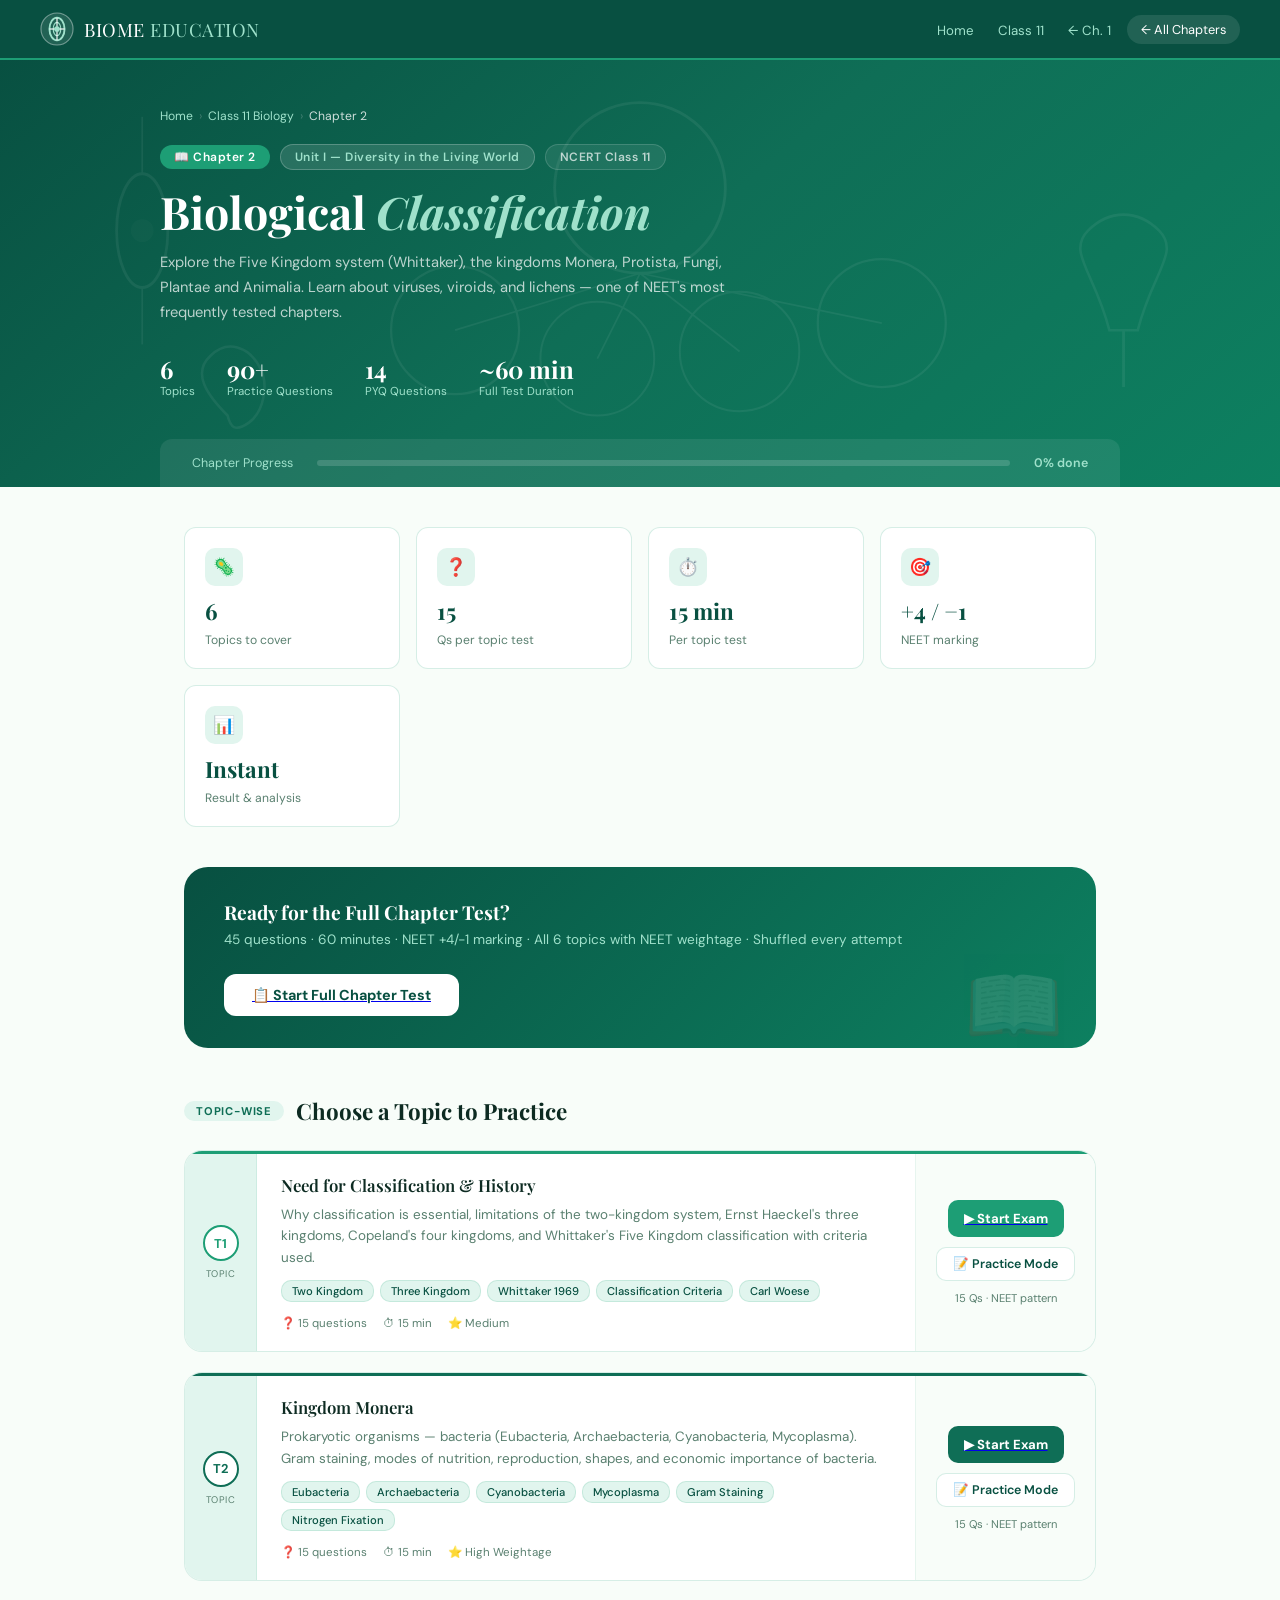
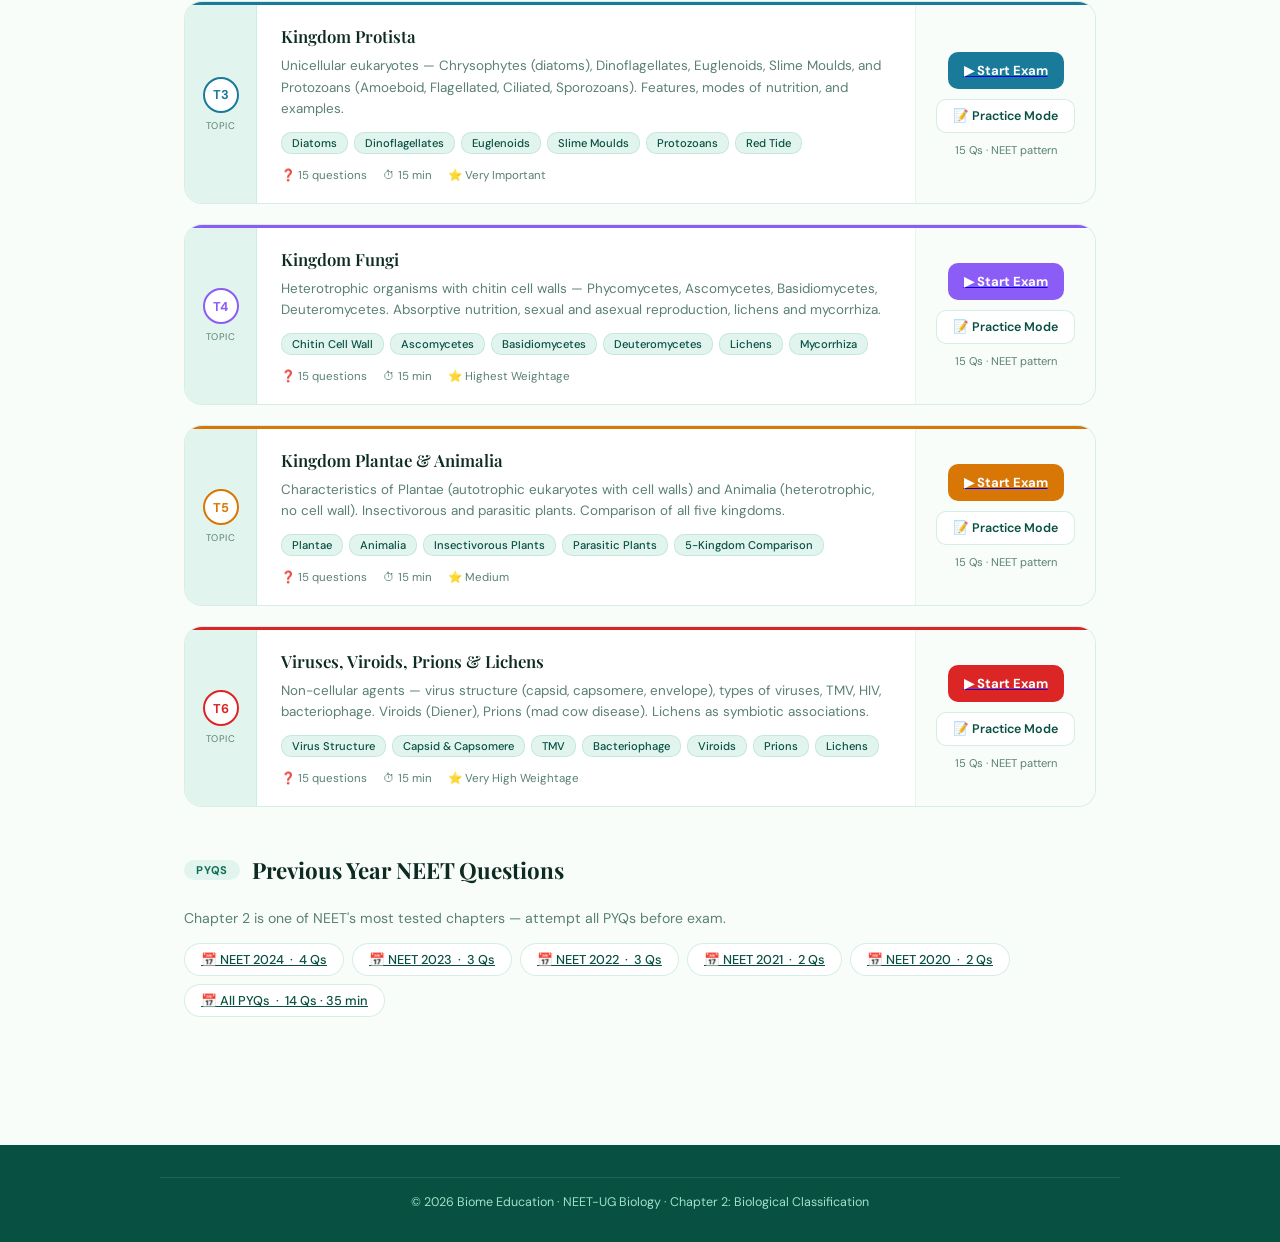
<file: Frontend/class 11/11_Chapters/chapter2.html>
<!DOCTYPE html>
<html lang="en">
<head>
  <meta charset="UTF-8"/>
  <meta name="viewport" content="width=device-width, initial-scale=1.0"/>
  <title>Chapter 2: Biological Classification — Biome Education</title>
  <link rel="stylesheet" href="chapter1.css"/>
</head>
<body>

  <!-- ========== NAVBAR ========== -->
  <nav>
    <a class="nav-brand" href="index.html">
      <svg class="nav-logo-icon" viewBox="0 0 36 36" xmlns="http://www.w3.org/2000/svg">
        <circle cx="18" cy="18" r="17" fill="rgba(255,255,255,0.1)" stroke="rgba(255,255,255,0.4)" stroke-width="1.2"/>
        <ellipse cx="18" cy="18" rx="8" ry="12" fill="none" stroke="#9FE1CB" stroke-width="2"/>
        <ellipse cx="18" cy="18" rx="4" ry="7" fill="none" stroke="#9FE1CB" stroke-width="1.2"/>
        <line x1="18" y1="6" x2="18" y2="30" stroke="#fff" stroke-width="1.2"/>
        <line x1="10" y1="18" x2="26" y2="18" stroke="#fff" stroke-width="1.2"/>
        <circle cx="18" cy="18" r="3" fill="#9FE1CB"/>
      </svg>
      <span class="nav-brand-name">BIOME <span>EDUCATION</span></span>
    </a>
    <div class="nav-right">
      <ul class="nav-links">
        <li><a href="index.html">Home</a></li>
        <li><a href="class11.html">Class 11</a></li>
        <li><a href="chapter1.html">← Ch. 1</a></li>
      </ul>
      <a class="nav-back" href="class11.html">← All Chapters</a>
    </div>
  </nav>

  <!-- ========== HERO ========== -->
  <div class="chapter-hero">
    <svg class="hero-bg-decor" viewBox="0 0 900 320" xmlns="http://www.w3.org/2000/svg" preserveAspectRatio="xMidYMid slice" width="100%" height="100%">
      <!-- Five kingdom circles -->
      <circle cx="450" cy="100" r="60" fill="none" stroke="#fff" stroke-width="2"/>
      <circle cx="320" cy="200" r="45" fill="none" stroke="#fff" stroke-width="1.6"/>
      <circle cx="420" cy="220" r="40" fill="none" stroke="#fff" stroke-width="1.4"/>
      <circle cx="520" cy="215" r="42" fill="none" stroke="#fff" stroke-width="1.4"/>
      <circle cx="620" cy="195" r="45" fill="none" stroke="#fff" stroke-width="1.6"/>
      <line x1="450" y1="160" x2="320" y2="200" stroke="#fff" stroke-width="1.2"/>
      <line x1="450" y1="160" x2="420" y2="220" stroke="#fff" stroke-width="1.2"/>
      <line x1="450" y1="160" x2="520" y2="215" stroke="#fff" stroke-width="1.2"/>
      <line x1="450" y1="160" x2="620" y2="195" stroke="#fff" stroke-width="1.2"/>
      <!-- Bacteria shape -->
      <ellipse cx="100" cy="130" rx="18" ry="40" fill="none" stroke="#fff" stroke-width="2"/>
      <line x1="100" y1="90" x2="100" y2="50" stroke="#fff" stroke-width="1.2"/>
      <line x1="100" y1="170" x2="100" y2="210" stroke="#fff" stroke-width="1.2"/>
      <circle cx="100" cy="130" r="8" fill="#fff" opacity="0.35"/>
      <!-- Mushroom -->
      <path d="M780 200 C770 160 750 145 765 130 C780 115 800 115 815 130 C830 145 810 160 800 200Z" fill="none" stroke="#fff" stroke-width="1.8"/>
      <line x1="790" y1="200" x2="790" y2="240" stroke="#fff" stroke-width="2"/>
      <!-- Amoeba -->
      <path d="M160 260 C145 245 135 230 148 218 C160 206 175 212 182 225 C190 238 185 258 175 265 C165 272 162 268 160 260Z" fill="none" stroke="#fff" stroke-width="1.8"/>
    </svg>

    <div class="hero-inner">
      <div class="breadcrumb">
        <a href="index.html">Home</a>
        <span class="sep">›</span>
        <a href="class11.html">Class 11 Biology</a>
        <span class="sep">›</span>
        <span style="color:rgba(255,255,255,0.8);">Chapter 2</span>
      </div>

      <div class="chapter-badge-row">
        <span class="ch-badge chapter-num">📖 Chapter 2</span>
        <span class="ch-badge unit">Unit I — Diversity in the Living World</span>
        <span class="ch-badge ncert">NCERT Class 11</span>
      </div>

      <h1 class="chapter-hero-title">
        Biological <em>Classification</em>
      </h1>
      <p class="chapter-hero-desc">
        Explore the Five Kingdom system (Whittaker), the kingdoms Monera, Protista, Fungi, Plantae and Animalia. Learn about viruses, viroids, and lichens — one of NEET's most frequently tested chapters.
      </p>

      <div class="hero-quick-stats">
        <div class="hqs"><span class="hqs-num">6</span><span class="hqs-lbl">Topics</span></div>
        <div class="hqs"><span class="hqs-num">90+</span><span class="hqs-lbl">Practice Questions</span></div>
        <div class="hqs"><span class="hqs-num">14</span><span class="hqs-lbl">PYQ Questions</span></div>
        <div class="hqs"><span class="hqs-num">~60 min</span><span class="hqs-lbl">Full Test Duration</span></div>
      </div>
    </div>

    <div class="chapter-progress-strip">
      <span class="progress-label">Chapter Progress</span>
      <div class="progress-bar-outer">
        <div class="progress-bar-inner" id="chapter-progress"></div>
      </div>
      <span class="progress-pct" id="progress-pct">0% done</span>
    </div>
  </div>

  <!-- ========== MAIN BODY ========== -->
  <main class="page-body">

    <!-- Overview -->
    <div class="overview-row">
      <div class="overview-card"><div class="ov-icon">🦠</div><div class="ov-num">6</div><div class="ov-lbl">Topics to cover</div></div>
      <div class="overview-card"><div class="ov-icon">❓</div><div class="ov-num">15</div><div class="ov-lbl">Qs per topic test</div></div>
      <div class="overview-card"><div class="ov-icon">⏱️</div><div class="ov-num">15 min</div><div class="ov-lbl">Per topic test</div></div>
      <div class="overview-card"><div class="ov-icon">🎯</div><div class="ov-num">+4 / −1</div><div class="ov-lbl">NEET marking</div></div>
      <div class="overview-card"><div class="ov-icon">📊</div><div class="ov-num">Instant</div><div class="ov-lbl">Result & analysis</div></div>
    </div>

    <!-- Full chapter banner -->
    <div class="full-chapter-banner">
      <div class="fcb-text">
        <h3>Ready for the Full Chapter Test?</h3>
        <p>45 questions · 60 minutes · NEET +4/−1 marking · All 6 topics with NEET weightage · Shuffled every attempt</p>
      </div>
      <a href="#full-chapter-test" id="link-full-chapter">
      <button class="btn-full-chapter" onclick="openExamModal('Full Chapter Test — Biological Classification', 45, 60, 'full')">
        📋 Start Full Chapter Test
      </button>
      </a>
    </div>

    <!-- Topics -->
    <div class="section-label">
      <span class="section-tag">Topic-wise</span>
      <h2 class="section-title">Choose a Topic to Practice</h2>
    </div>

    <div class="topics-list">

      <!-- T1 -->
      <div class="topic-card" style="--topic-color:#1D9E75;">
        <div class="topic-card-inner">
          <div class="topic-number-col">
            <div class="topic-num-badge">T1</div>
            <div class="topic-num-label">Topic</div>
          </div>
          <div class="topic-content">
            <div class="topic-title">Need for Classification & History</div>
            <div class="topic-desc">Why classification is essential, limitations of the two-kingdom system, Ernst Haeckel's three kingdoms, Copeland's four kingdoms, and Whittaker's Five Kingdom classification with criteria used.</div>
            <div class="topic-subtopics">
              <span class="subtopic-chip">Two Kingdom</span>
              <span class="subtopic-chip">Three Kingdom</span>
              <span class="subtopic-chip">Whittaker 1969</span>
              <span class="subtopic-chip">Classification Criteria</span>
              <span class="subtopic-chip">Carl Woese</span>
            </div>
            <div class="topic-meta-row">
              <span class="topic-meta-item">❓ 15 questions</span>
              <span class="topic-meta-item">⏱ 15 min</span>
              <span class="topic-meta-item">⭐ Medium</span>
            </div>
          </div>
          <div class="topic-action-col">
            <a href="#topic-1" id="link-topic-1">
            <button class="btn-start-exam" onclick="openExamModal('Need for Classification & History', 15, 15, 'topic-1')">▶ Start Exam</button>
            </a>
            <a class="btn-practice" href="#">📝 Practice Mode</a>
            <div class="topic-qs-count">15 Qs · NEET pattern</div>
          </div>
        </div>
      </div>

      <!-- T2 -->
      <div class="topic-card" style="--topic-color:#0F6E56;">
        <div class="topic-card-inner">
          <div class="topic-number-col">
            <div class="topic-num-badge">T2</div>
            <div class="topic-num-label">Topic</div>
          </div>
          <div class="topic-content">
            <div class="topic-title">Kingdom Monera</div>
            <div class="topic-desc">Prokaryotic organisms — bacteria (Eubacteria, Archaebacteria, Cyanobacteria, Mycoplasma). Gram staining, modes of nutrition, reproduction, shapes, and economic importance of bacteria.</div>
            <div class="topic-subtopics">
              <span class="subtopic-chip">Eubacteria</span>
              <span class="subtopic-chip">Archaebacteria</span>
              <span class="subtopic-chip">Cyanobacteria</span>
              <span class="subtopic-chip">Mycoplasma</span>
              <span class="subtopic-chip">Gram Staining</span>
              <span class="subtopic-chip">Nitrogen Fixation</span>
            </div>
            <div class="topic-meta-row">
              <span class="topic-meta-item">❓ 15 questions</span>
              <span class="topic-meta-item">⏱ 15 min</span>
              <span class="topic-meta-item">⭐ High Weightage</span>
            </div>
          </div>
          <div class="topic-action-col">
            <a href="#topic-2" id="link-topic-2">
            <button class="btn-start-exam" onclick="openExamModal('Kingdom Monera', 15, 15, 'topic-2')">▶ Start Exam</button>
            </a>
            <a class="btn-practice" href="#">📝 Practice Mode</a>
            <div class="topic-qs-count">15 Qs · NEET pattern</div>
          </div>
        </div>
      </div>

      <!-- T3 -->
      <div class="topic-card" style="--topic-color:#1a7a9a;">
        <div class="topic-card-inner">
          <div class="topic-number-col">
            <div class="topic-num-badge">T3</div>
            <div class="topic-num-label">Topic</div>
          </div>
          <div class="topic-content">
            <div class="topic-title">Kingdom Protista</div>
            <div class="topic-desc">Unicellular eukaryotes — Chrysophytes (diatoms), Dinoflagellates, Euglenoids, Slime Moulds, and Protozoans (Amoeboid, Flagellated, Ciliated, Sporozoans). Features, modes of nutrition, and examples.</div>
            <div class="topic-subtopics">
              <span class="subtopic-chip">Diatoms</span>
              <span class="subtopic-chip">Dinoflagellates</span>
              <span class="subtopic-chip">Euglenoids</span>
              <span class="subtopic-chip">Slime Moulds</span>
              <span class="subtopic-chip">Protozoans</span>
              <span class="subtopic-chip">Red Tide</span>
            </div>
            <div class="topic-meta-row">
              <span class="topic-meta-item">❓ 15 questions</span>
              <span class="topic-meta-item">⏱ 15 min</span>
              <span class="topic-meta-item">⭐ Very Important</span>
            </div>
          </div>
          <div class="topic-action-col">
            <a href="#topic-3" id="link-topic-3">
            <button class="btn-start-exam" onclick="openExamModal('Kingdom Protista', 15, 15, 'topic-3')">▶ Start Exam</button>
            </a>
            <a class="btn-practice" href="#">📝 Practice Mode</a>
            <div class="topic-qs-count">15 Qs · NEET pattern</div>
          </div>
        </div>
      </div>

      <!-- T4 -->
      <div class="topic-card" style="--topic-color:#8B5CF6;">
        <div class="topic-card-inner">
          <div class="topic-number-col">
            <div class="topic-num-badge">T4</div>
            <div class="topic-num-label">Topic</div>
          </div>
          <div class="topic-content">
            <div class="topic-title">Kingdom Fungi</div>
            <div class="topic-desc">Heterotrophic organisms with chitin cell walls — Phycomycetes, Ascomycetes, Basidiomycetes, Deuteromycetes. Absorptive nutrition, sexual and asexual reproduction, lichens and mycorrhiza.</div>
            <div class="topic-subtopics">
              <span class="subtopic-chip">Chitin Cell Wall</span>
              <span class="subtopic-chip">Ascomycetes</span>
              <span class="subtopic-chip">Basidiomycetes</span>
              <span class="subtopic-chip">Deuteromycetes</span>
              <span class="subtopic-chip">Lichens</span>
              <span class="subtopic-chip">Mycorrhiza</span>
            </div>
            <div class="topic-meta-row">
              <span class="topic-meta-item">❓ 15 questions</span>
              <span class="topic-meta-item">⏱ 15 min</span>
              <span class="topic-meta-item">⭐ Highest Weightage</span>
            </div>
          </div>
          <div class="topic-action-col">
            <a href="#topic-4" id="link-topic-4">
            <button class="btn-start-exam" onclick="openExamModal('Kingdom Fungi', 15, 15, 'topic-4')">▶ Start Exam</button>
            </a>
            <a class="btn-practice" href="#">📝 Practice Mode</a>
            <div class="topic-qs-count">15 Qs · NEET pattern</div>
          </div>
        </div>
      </div>

      <!-- T5 -->
      <div class="topic-card" style="--topic-color:#D97706;">
        <div class="topic-card-inner">
          <div class="topic-number-col">
            <div class="topic-num-badge">T5</div>
            <div class="topic-num-label">Topic</div>
          </div>
          <div class="topic-content">
            <div class="topic-title">Kingdom Plantae & Animalia</div>
            <div class="topic-desc">Characteristics of Plantae (autotrophic eukaryotes with cell walls) and Animalia (heterotrophic, no cell wall). Insectivorous and parasitic plants. Comparison of all five kingdoms.</div>
            <div class="topic-subtopics">
              <span class="subtopic-chip">Plantae</span>
              <span class="subtopic-chip">Animalia</span>
              <span class="subtopic-chip">Insectivorous Plants</span>
              <span class="subtopic-chip">Parasitic Plants</span>
              <span class="subtopic-chip">5-Kingdom Comparison</span>
            </div>
            <div class="topic-meta-row">
              <span class="topic-meta-item">❓ 15 questions</span>
              <span class="topic-meta-item">⏱ 15 min</span>
              <span class="topic-meta-item">⭐ Medium</span>
            </div>
          </div>
          <div class="topic-action-col">
            <a href="#topic-5" id="link-topic-5">
            <button class="btn-start-exam" onclick="openExamModal('Kingdom Plantae & Animalia', 15, 15, 'topic-5')">▶ Start Exam</button>
            </a>
            <a class="btn-practice" href="#">📝 Practice Mode</a>
            <div class="topic-qs-count">15 Qs · NEET pattern</div>
          </div>
        </div>
      </div>

      <!-- T6 -->
      <div class="topic-card" style="--topic-color:#DC2626;">
        <div class="topic-card-inner">
          <div class="topic-number-col">
            <div class="topic-num-badge">T6</div>
            <div class="topic-num-label">Topic</div>
          </div>
          <div class="topic-content">
            <div class="topic-title">Viruses, Viroids, Prions & Lichens</div>
            <div class="topic-desc">Non-cellular agents — virus structure (capsid, capsomere, envelope), types of viruses, TMV, HIV, bacteriophage. Viroids (Diener), Prions (mad cow disease). Lichens as symbiotic associations.</div>
            <div class="topic-subtopics">
              <span class="subtopic-chip">Virus Structure</span>
              <span class="subtopic-chip">Capsid & Capsomere</span>
              <span class="subtopic-chip">TMV</span>
              <span class="subtopic-chip">Bacteriophage</span>
              <span class="subtopic-chip">Viroids</span>
              <span class="subtopic-chip">Prions</span>
              <span class="subtopic-chip">Lichens</span>
            </div>
            <div class="topic-meta-row">
              <span class="topic-meta-item">❓ 15 questions</span>
              <span class="topic-meta-item">⏱ 15 min</span>
              <span class="topic-meta-item">⭐ Very High Weightage</span>
            </div>
          </div>
          <div class="topic-action-col">
            <a href="#topic-6" id="link-topic-6">
            <button class="btn-start-exam" onclick="openExamModal('Viruses, Viroids, Prions & Lichens', 15, 15, 'topic-6')">▶ Start Exam</button>
            </a>
            <a class="btn-practice" href="#">📝 Practice Mode</a>
            <div class="topic-qs-count">15 Qs · NEET pattern</div>
          </div>
        </div>
      </div>

    </div><!-- end topics-list -->

    <!-- PYQ Section -->
    <div class="pyq-section">
      <div class="section-label">
        <span class="section-tag">PYQs</span>
        <h2 class="section-title">Previous Year NEET Questions</h2>
      </div>
      <p style="font-size:0.88rem;color:var(--text-muted);margin-bottom:0.75rem;">
        Chapter 2 is one of NEET's most tested chapters — attempt all PYQs before exam.
      </p>
      <div class="pyq-chips">
        <a href="#pyq-chip" id="link-pyq-chip" class="pyq-chip" onclick="openExamModal('NEET 2024 — Chapter 2 PYQs', 4, 15, 'pyq-2024')">📅 NEET 2024 &nbsp;·&nbsp; 4 Qs</a>
        <a href="#pyq-chip" id="link-pyq-chip" class="pyq-chip" onclick="openExamModal('NEET 2023 — Chapter 2 PYQs', 3, 10, 'pyq-2023')">📅 NEET 2023 &nbsp;·&nbsp; 3 Qs</a>
        <a href="#pyq-chip" id="link-pyq-chip" class="pyq-chip" onclick="openExamModal('NEET 2022 — Chapter 2 PYQs', 3, 10, 'pyq-2022')">📅 NEET 2022 &nbsp;·&nbsp; 3 Qs</a>
        <a href="#pyq-chip" id="link-pyq-chip" class="pyq-chip" onclick="openExamModal('NEET 2021 — Chapter 2 PYQs', 2, 10, 'pyq-2021')">📅 NEET 2021 &nbsp;·&nbsp; 2 Qs</a>
        <a href="#pyq-chip" id="link-pyq-chip" class="pyq-chip" onclick="openExamModal('NEET 2020 — Chapter 2 PYQs', 2, 10, 'pyq-2020')">📅 NEET 2020 &nbsp;·&nbsp; 2 Qs</a>
        <a href="#pyq-chip" id="link-pyq-chip" class="pyq-chip" onclick="openExamModal('All PYQs — Chapter 2 (2020–2024)', 14, 35, 'pyq-all')">📅 All PYQs &nbsp;·&nbsp; 14 Qs · 35 min</a>
      </div>
    </div>

  </main>

  <!-- ========== FOOTER ========== -->
  <footer>
    <div class="footer-bottom">
      © 2026 Biome Education · NEET-UG Biology · Chapter 2: Biological Classification
    </div>
  </footer>

  <!-- ========== CONFIRM MODAL ========== -->
  <div class="modal-overlay" id="confirm-modal" onclick="handleOverlayClick(event)">
    <div class="modal-box">
      <div class="modal-header">
        <div class="modal-header-text">
          <h3 id="modal-topic-title">Topic Test</h3>
          <p>Chapter 2 · Biological Classification · Class 11</p>
        </div>
        <button class="modal-close" onclick="closeConfirm()">✕</button>
      </div>
      <div class="modal-body">
        <div class="modal-info-grid">
          <div class="modal-info-card"><div class="mic-num" id="modal-q-count">15</div><div class="mic-lbl">Questions</div></div>
          <div class="modal-info-card"><div class="mic-num" id="modal-duration">15 min</div><div class="mic-lbl">Time Limit</div></div>
          <div class="modal-info-card"><div class="mic-num">+4</div><div class="mic-lbl">Correct answer</div></div>
          <div class="modal-info-card"><div class="mic-num" style="color:#c0392b;">−1</div><div class="mic-lbl">Wrong answer</div></div>
        </div>
        <ul class="modal-rules">
          <li><span class="rule-dot">📌</span>Once started, the timer cannot be paused. Auto-submits when time runs out.</li>
          <li><span class="rule-dot">🔒</span>Do not refresh or close the tab — progress will be lost.</li>
          <li><span class="rule-dot">✅</span>Navigate between questions freely and change answers before submitting.</li>
          <li><span class="rule-dot">📊</span>Instant detailed result with question-wise analysis after submission.</li>
        </ul>
      </div>
      <div class="modal-footer">
        <button class="btn-modal-cancel" onclick="closeConfirm()">Cancel</button>
        <a href="#quiz-start" id="link-quiz-start">
        <button class="btn-modal-start" id="btn-modal-start" onclick="launchQuiz()">▶ &nbsp;Start Test Now</button>
        </a>
      </div>
    </div>
  </div>

  <!-- ========== QUIZ OVERLAY ========== -->
  <div id="quiz-overlay" style="display:none;position:fixed;inset:0;background:#f8fdf9;z-index:500;overflow-y:auto;">
    <style>
      .qo-nav{position:sticky;top:0;background:#085041;display:flex;align-items:center;justify-content:space-between;padding:0 1.5rem;height:56px;z-index:10;gap:1rem;}
      .qo-title{font-family:'Playfair Display',serif;color:#fff;font-size:1rem;white-space:nowrap;overflow:hidden;text-overflow:ellipsis;flex:1;}
      .qo-timer{background:rgba(255,255,255,0.15);color:#fff;padding:5px 16px;border-radius:20px;font-size:0.88rem;font-weight:700;font-family:monospace;white-space:nowrap;}
      .qo-timer.danger{background:rgba(192,57,43,0.6);}
      .qo-exit{background:rgba(255,255,255,0.1);border:none;color:#9FE1CB;padding:6px 14px;border-radius:16px;font-size:0.78rem;cursor:pointer;font-family:'DM Sans',sans-serif;white-space:nowrap;}
      .qo-exit:hover{background:rgba(255,255,255,0.18);}
      .qo-progress{height:4px;background:#d0f0e4;}
      .qo-progress-bar{height:4px;background:#1D9E75;transition:width 0.3s;}
      .qo-body{max-width:760px;margin:0 auto;padding:2rem 1.5rem 4rem;}
      .qo-qnum{font-size:0.75rem;color:#5a8070;letter-spacing:0.5px;margin-bottom:0.5rem;}
      .qo-qtext{font-size:1.05rem;font-weight:600;color:#0d2b22;line-height:1.65;margin-bottom:1.5rem;font-family:'DM Sans',sans-serif;}
      .qo-options{display:flex;flex-direction:column;gap:0.65rem;margin-bottom:1.75rem;}
      .qo-opt{display:flex;align-items:center;gap:12px;padding:0.85rem 1.1rem;border:1.5px solid rgba(29,158,117,0.2);border-radius:10px;cursor:pointer;transition:all 0.18s;font-size:0.92rem;color:#2f5045;background:#fff;}
      .qo-opt:hover{border-color:#1D9E75;background:#E1F5EE;}
      .qo-opt.selected{border-color:#1D9E75;background:#E1F5EE;color:#085041;font-weight:500;}
      .qo-key{width:30px;height:30px;border-radius:50%;background:rgba(29,158,117,0.1);display:flex;align-items:center;justify-content:center;font-size:0.78rem;font-weight:700;color:#0F6E56;flex-shrink:0;}
      .qo-opt.selected .qo-key{background:#1D9E75;color:#fff;}
      .qo-nav-btns{display:flex;justify-content:space-between;align-items:center;gap:0.75rem;}
      .qo-btn{padding:9px 20px;border-radius:8px;border:none;font-size:0.88rem;font-weight:600;cursor:pointer;font-family:'DM Sans',sans-serif;transition:all 0.18s;}
      .qo-btn-prev{background:#fff;border:1.5px solid rgba(29,158,117,0.2);color:#5a8070;}
      .qo-btn-prev:hover{background:#E1F5EE;}
      .qo-btn-prev:disabled{opacity:0.3;cursor:not-allowed;}
      .qo-btn-next{background:#1D9E75;color:#fff;}
      .qo-btn-next:hover{background:#085041;}
      .qo-btn-submit{background:#c0392b;color:#fff;}
      .qo-btn-submit:hover{background:#a93226;}
      .qo-dots{display:flex;flex-wrap:wrap;gap:6px;padding:1rem 1.5rem;background:#fff;border-top:1px solid rgba(29,158,117,0.12);border-bottom:1px solid rgba(29,158,117,0.12);margin-bottom:1.5rem;}
      .qo-dot{width:30px;height:30px;border-radius:6px;display:flex;align-items:center;justify-content:center;font-size:0.72rem;font-weight:600;cursor:pointer;border:1.5px solid rgba(29,158,117,0.2);background:#fff;color:#5a8070;transition:all 0.15s;}
      .qo-dot.answered{background:#E1F5EE;border-color:#5DCAA5;color:#085041;}
      .qo-dot.current{background:#1D9E75;border-color:#1D9E75;color:#fff;}
      .qo-result{max-width:760px;margin:0 auto;padding:2rem 1.5rem 4rem;}
      .result-grade-card{border-radius:18px;overflow:hidden;margin-bottom:1.5rem;box-shadow:0 8px 32px rgba(8,80,65,0.12);}
      .result-grade-header{padding:2rem;text-align:center;}
      .result-grade-emoji{font-size:3rem;margin-bottom:0.5rem;}
      .result-grade-title{font-family:'Playfair Display',serif;font-size:1.5rem;color:#fff;margin-bottom:4px;}
      .result-grade-sub{font-size:0.88rem;color:rgba(255,255,255,0.8);}
      .result-score-row{display:grid;grid-template-columns:repeat(4,1fr);gap:1px;background:rgba(29,158,117,0.15);}
      .result-score-cell{background:#fff;padding:1rem;text-align:center;}
      .rsc-num{font-size:1.5rem;font-weight:700;font-family:'Playfair Display',serif;}
      .rsc-lbl{font-size:0.7rem;color:#5a8070;margin-top:2px;}
      .result-review-title{font-family:'Playfair Display',serif;font-size:1.1rem;color:#0d2b22;margin:1.5rem 0 1rem;}
      .review-item{border:1px solid rgba(29,158,117,0.15);border-radius:12px;overflow:hidden;margin-bottom:0.85rem;}
      .review-q{padding:0.85rem 1rem;font-size:0.88rem;font-weight:600;color:#0d2b22;line-height:1.5;}
      .review-q.correct-bg{background:#E1F5EE;}
      .review-q.wrong-bg{background:#fdecea;}
      .review-q.skip-bg{background:#f5f5f5;}
      .review-detail{padding:0.75rem 1rem;background:#fff;font-size:0.82rem;color:#5a8070;line-height:1.5;}
      .review-correct{color:#1D9E75;font-weight:600;}
      .review-wrong{color:#c0392b;font-weight:600;}
      .review-exp{border-top:1px dashed rgba(29,158,117,0.2);padding-top:0.6rem;margin-top:0.5rem;font-style:italic;}
      .qo-retake-row{display:flex;gap:0.75rem;flex-wrap:wrap;margin-top:1.5rem;}
      .btn-retake{padding:11px 24px;background:#1D9E75;color:#fff;border:none;border-radius:10px;font-size:0.9rem;font-weight:700;cursor:pointer;font-family:'DM Sans',sans-serif;}
      .btn-retake:hover{background:#085041;}
      .btn-back-ch{padding:11px 24px;background:#fff;color:#085041;border:1.5px solid rgba(29,158,117,0.3);border-radius:10px;font-size:0.9rem;font-weight:600;cursor:pointer;font-family:'DM Sans',sans-serif;}
      .btn-back-ch:hover{background:#E1F5EE;}
      @keyframes fadeInUp{from{opacity:0;transform:translateY(14px)}to{opacity:1;transform:translateY(0)}}
      .qo-body,.qo-result{animation:fadeInUp 0.3s ease;}
    </style>

    <div class="qo-nav">
      <div class="qo-title" id="qo-title">Quiz</div>
      <div class="qo-timer" id="qo-timer">15:00</div>
      <button class="qo-exit" onclick="confirmExit()">✕ Exit</button>
    </div>
    <div class="qo-progress"><div class="qo-progress-bar" id="qo-pbar" style="width:0%"></div></div>
    <div class="qo-dots" id="qo-dots"></div>
    <div class="qo-body" id="qo-question-area">
      <div class="qo-qnum" id="qo-qnum">Question 1 of 15</div>
      <div class="qo-qtext" id="qo-qtext"></div>
      <div class="qo-options" id="qo-options"></div>
      <div class="qo-nav-btns">
        <button class="qo-btn qo-btn-prev" id="qo-prev" onclick="goQ(-1)">← Prev</button>
        <button class="qo-btn qo-btn-submit" onclick="confirmSubmit()">Submit Test</button>
        <button class="qo-btn qo-btn-next" id="qo-next" onclick="goQ(1)">Next →</button>
      </div>
    </div>
    <div class="qo-result" id="qo-result-area" style="display:none;"></div>
  </div>

  <!-- ========== JAVASCRIPT ========== -->
  <script>

  /* ═══════════════════════════════════════════════
     QUESTION BANK — Chapter 2: Biological Classification
     6 Topics × 15 Qs + PYQ sets
  ═══════════════════════════════════════════════ */
  var QUESTION_BANK = {

    /* ── TOPIC 1: Need for Classification & History ── */
    'topic-1': [
      {q:"Five Kingdom classification was proposed by:",opts:["Carolus Linnaeus","Ernst Haeckel","R.H. Whittaker","Carl Woese"],ans:2,exp:"R.H. Whittaker proposed the Five Kingdom classification in 1969 based on: cell structure (prokaryote/eukaryote), body organisation (unicellular/multicellular), mode of nutrition, and phylogenetic relationships."},
      {q:"The two-kingdom system of classification placed fungi in kingdom:",opts:["Animalia","Plantae","Monera","Protista"],ans:1,exp:"In the old two-kingdom system (Linnaeus), Fungi were placed in Kingdom Plantae since they have a cell wall. This was problematic because fungi are heterotrophs and lack chlorophyll — very different from plants."},
      {q:"Which of the following was NOT a criterion used by Whittaker for Five Kingdom classification?",opts:["Cell structure (prokaryote vs eukaryote)","Mode of nutrition","Molecular phylogeny (DNA sequences)","Thallus organisation"],ans:2,exp:"Whittaker's criteria (1969): cell structure, thallus organisation, mode of nutrition, reproduction, and phylogenetic relationships. Molecular phylogeny (DNA-based classification) was used later by Carl Woese for the three-domain system."},
      {q:"Ernst Haeckel proposed which kingdom to accommodate unicellular organisms?",opts:["Monera","Protista","Fungi","Plantae"],ans:1,exp:"Ernst Haeckel (1866) proposed a third kingdom — Protista — to accommodate organisms that were neither clearly plants nor animals, especially unicellular organisms like Euglena."},
      {q:"Carl Woese's classification system is based on:",opts:["Morphological characters","Ribosomal RNA (rRNA) sequences — molecular phylogeny","Mode of reproduction","Cell wall composition only"],ans:1,exp:"Carl Woese (1977) used 16S ribosomal RNA sequences to classify organisms. He proposed a three-domain system: Bacteria, Archaea, and Eukarya — revolutionising our understanding of life's diversity."},
      {q:"In Whittaker's Five Kingdom system, which kingdom contains only prokaryotes?",opts:["Protista","Fungi","Monera","Plantae"],ans:2,exp:"Kingdom Monera is the only prokaryotic kingdom in Whittaker's system — it includes all bacteria (Eubacteria and Archaebacteria). All other kingdoms (Protista, Fungi, Plantae, Animalia) are eukaryotic."},
      {q:"The four-kingdom system of classification was given by:",opts:["Whittaker","Ernst Haeckel","H.F. Copeland","Carl Woese"],ans:2,exp:"H.F. Copeland (1956) proposed the four-kingdom classification: Monera, Protista, Plantae, and Animalia. He separated Monera (prokaryotes) from Protista (eukaryotic unicellular organisms)."},
      {q:"Which criterion BEST distinguishes Kingdom Monera from other kingdoms?",opts:["Heterotrophic nutrition","Prokaryotic cell organisation (no membrane-bound nucleus)","Presence of cell wall","Unicellular organisation"],ans:1,exp:"The defining feature of Kingdom Monera is prokaryotic organisation — no membrane-bound nucleus or membrane-bound organelles. While many bacteria have cell walls and are unicellular, these features are shared with some eukaryotes."},
      {q:"Fungi were placed in a separate kingdom because they:",opts:["Are photosynthetic","Have chitin cell wall and use absorptive heterotrophic nutrition","Are prokaryotes","Are always microscopic"],ans:1,exp:"Fungi differ from plants (which they were formerly grouped with) because: they have chitin (not cellulose) in cell walls, they are heterotrophic (absorptive nutrition), and they lack chlorophyll. These differences justified a separate kingdom."},
      {q:"The 'Three Domain' system includes:",opts:["Plantae, Animalia, Fungi","Bacteria, Archaea, Eukarya","Monera, Protista, Eukaryota","Prokaryota, Eukaryota, Archaea"],ans:1,exp:"Carl Woese proposed three domains: Bacteria (Eubacteria), Archaea (Archaebacteria), and Eukarya (all eukaryotes — Protista + Fungi + Plantae + Animalia). This is based on 16S rRNA sequence analysis."},
      {q:"In the two-kingdom classification, which group could NOT be satisfactorily placed?",opts:["Ferns","Mosses","Bacteria, Fungi, Algae, Viruses","Mammals"],ans:2,exp:"The two-kingdom system failed for: Bacteria (prokaryotes unlike plants), Fungi (heterotrophs unlike plants), unicellular algae (plant-like but very simple), and Viruses (non-cellular). These groups needed new kingdoms."},
      {q:"Mode of nutrition that distinguishes Fungi from Plantae is:",opts:["Autotrophic photosynthesis","Absorptive heterotrophy (secreting enzymes, absorbing digested products)","Holozoic nutrition","Chemosynthesis"],ans:1,exp:"Fungi use absorptive (saprotrophic/parasitic) nutrition — they secrete digestive enzymes outside and absorb the digested products. Plants are photosynthetic autotrophs. This fundamental difference in nutrition justifies separate kingdoms."},
      {q:"Which kingdom was added in Whittaker's system that was absent in the previous four-kingdom system?",opts:["Monera","Protista","Fungi","Plantae"],ans:2,exp:"Copeland's four-kingdom system included Monera, Protista, Plantae, and Animalia. Whittaker added Kingdom Fungi as the fifth kingdom, recognising that fungi are sufficiently distinct to warrant their own kingdom."},
      {q:"Phylogenetic classification is based on:",opts:["Morphological similarity only","Evolutionary relationships and common ancestry","Geographical distribution","Economic importance"],ans:1,exp:"Phylogenetic (natural) classification is based on evolutionary relationships — organisms with common ancestry are grouped together. It reflects the true tree of life. Whittaker's system incorporated phylogenetic relationships as one of its criteria."},
      {q:"Which of the following is a limitation of the Five Kingdom classification?",opts:["It does not have a kingdom for fungi","It does not separate prokaryotes from eukaryotes","Viruses cannot be placed in any of the five kingdoms","It has too many kingdoms"],ans:2,exp:"A major limitation of the Five Kingdom classification is that viruses (acellular, can reproduce only inside living cells) cannot be placed in any of the five kingdoms — they are not cellular organisms. They are studied separately."},
    ],

    /* ── TOPIC 2: Kingdom Monera ── */
    'topic-2': [
      {q:"Bacteria that can survive in extreme conditions like high temperature and low pH are called:",opts:["Methanogens","Halophiles","Thermoacidophiles","Cyanobacteria"],ans:2,exp:"Thermoacidophiles (e.g., Sulfolobus) are archaebacteria that live in extremely hot (70-80°C) and acidic (pH 2-3) environments like hot sulphur springs and volcanic areas. They have unique membrane lipids resistant to heat and acid."},
      {q:"The cell wall of Eubacteria is composed of:",opts:["Chitin","Cellulose","Peptidoglycan (murein)","Silica"],ans:2,exp:"Eubacteria (true bacteria) have cell walls made of peptidoglycan (also called murein) — a polymer of N-acetylglucosamine and N-acetylmuramic acid cross-linked by peptide bridges. This is the target of antibiotics like penicillin and lysozyme."},
      {q:"Cyanobacteria differ from other bacteria in that they:",opts:["Are heterotrophs","Are prokaryotes with chlorophyll a and can fix nitrogen","Have membrane-bound nucleus","Have chitin cell walls"],ans:1,exp:"Cyanobacteria (blue-green algae) are photosynthetic prokaryotes — they contain chlorophyll a (and phycocyanin) and can perform oxygenic photosynthesis. Many (like Anabaena, Nostoc) can also fix atmospheric nitrogen using heterocysts."},
      {q:"Mycoplasma is unique among prokaryotes because it:",opts:["Has the largest genome","Lacks a cell wall completely","Has a membrane-bound nucleus","Can only survive at high temperatures"],ans:1,exp:"Mycoplasma is unique because it completely lacks a cell wall — making it resistant to antibiotics like penicillin (which target peptidoglycan cell walls). It is the smallest known living cell (~0.1-0.3 μm) and is pleomorphic (variable shape)."},
      {q:"Gram-positive bacteria retain the crystal violet stain because:",opts:["They have a thin peptidoglycan layer","Their thick peptidoglycan layer retains the stain after alcohol washing","They have an outer membrane","They have a thin outer membrane"],ans:1,exp:"Gram-positive bacteria have a thick peptidoglycan layer (20-80 nm) — it retains crystal violet dye after alcohol decolorisation → purple colour. Gram-negative bacteria have thin peptidoglycan (2-7 nm) + outer lipopolysaccharide membrane → stain pink with safranin."},
      {q:"Methanogens are archaebacteria that:",opts:["Live in hot springs","Produce methane in swampy areas and gut of ruminants","Fix nitrogen","Are extreme halophiles"],ans:1,exp:"Methanogens (e.g., Methanobacterium) produce methane (CH₄) by reducing CO₂ using H₂ in anaerobic conditions. They live in swamps (causing marsh gas), sewage treatment plants, and the gut of ruminants (cows, sheep) — contributing to greenhouse gas emissions."},
      {q:"Halophiles are organisms that:",opts:["Live in hot conditions","Require high salt concentrations (salty/saline environments)","Produce methane","Are photosynthetic bacteria"],ans:1,exp:"Halophiles (e.g., Halobacterium) are archaebacteria that require high NaCl concentrations (2-5 M) for growth. They live in salt lakes, Dead Sea, solar evaporation ponds. Their membranes contain unique ether-linked lipids that are stable in high salt."},
      {q:"Which type of bacteria can fix atmospheric nitrogen in root nodules of leguminous plants?",opts:["Nitrosomonas","Thiobacillus","Rhizobium","Lactobacillus"],ans:2,exp:"Rhizobium is a symbiotic nitrogen-fixing bacterium that lives in root nodules of leguminous plants (peas, beans, soybeans). It converts atmospheric N₂ to ammonia (NH₃) using the enzyme nitrogenase. The association is mutualistic — the plant provides carbon; Rhizobium provides fixed nitrogen."},
      {q:"Which of the following shapes of bacteria is described as 'rod-shaped'?",opts:["Coccus","Bacillus","Spirillum","Vibrio"],ans:1,exp:"Bacterial shapes: Coccus = spherical (e.g., Staphylococcus), Bacillus = rod-shaped (e.g., Escherichia coli), Spirillum = spiral/helical (e.g., Spirillum), Vibrio = comma-shaped (e.g., Vibrio cholerae). Spirochaetes are also spiral but flexible."},
      {q:"Chemosynthetic autotrophic bacteria obtain energy from:",opts:["Sunlight","Oxidation of inorganic chemicals (e.g., ammonia, sulphur, iron)","Organic compounds","Photolysis of water"],ans:1,exp:"Chemosynthetic autotrophs oxidise inorganic compounds to obtain energy for CO₂ fixation. Examples: Nitrosomonas (oxidises NH₄⁺ to NO₂⁻), Nitrobacter (oxidises NO₂⁻ to NO₃⁻), Thiobacillus (oxidises H₂S), Beggiatoa (oxidises sulphur)."},
      {q:"Archaebacteria differ from Eubacteria in their:",opts:["Ribosome size (both have 70S)","Cell wall chemistry (Archaebacteria lack peptidoglycan) and membrane lipids (ether-linked)","Mode of reproduction","Presence of plasmids"],ans:1,exp:"Key differences of Archaebacteria from Eubacteria: (1) No peptidoglycan in cell wall — different wall polymers like pseudomurein, (2) Unique ether-linked phospholipids in membrane (vs ester-linked in bacteria), (3) Different RNA polymerase subunit structure (more like eukaryotes), (4) Different ribosomal proteins."},
      {q:"The Gram stain was developed by:",opts:["Robert Koch","Louis Pasteur","Hans Christian Gram","Alexander Fleming"],ans:2,exp:"The Gram stain was developed by Hans Christian Gram (1884) — a Danish bacteriologist. It differentiates bacteria into Gram-positive (purple) and Gram-negative (pink/red) based on differences in cell wall structure. It is the most widely used differential staining technique in microbiology."},
      {q:"Nitrogen fixation by bacteria requires which enzyme?",opts:["Nitrogenase","Nitrate reductase","Ammonase","Peptidase"],ans:0,exp:"Nitrogen fixation: N₂ + 8H⁺ + 8e⁻ + 16ATP → 2NH₃ + H₂ is catalysed by nitrogenase — a complex of two proteins: dinitrogenase reductase and dinitrogenase. Nitrogenase is extremely sensitive to O₂ — it is irreversibly inactivated by oxygen."},
      {q:"Which of the following is an example of photoautotrophic bacteria?",opts:["Nitrosomonas","Rhizobium","Chromatium (purple sulphur bacteria)","Lactobacillus"],ans:2,exp:"Photoautotrophic bacteria use light energy for food synthesis: Purple sulphur bacteria (Chromatium), Purple non-sulphur bacteria (Rhodospirillum), Green sulphur bacteria (Chlorobium). Unlike cyanobacteria, these are anoxygenic — they don't produce O₂."},
      {q:"Heterocysts in cyanobacteria are specialised cells for:",opts:["Photosynthesis","Nitrogen fixation (provide anaerobic microenvironment for nitrogenase)","Reproduction","Water storage"],ans:1,exp:"Heterocysts are thick-walled, specialised cells in filamentous cyanobacteria (Anabaena, Nostoc) — they perform nitrogen fixation. The thick wall reduces O₂ entry, providing the anaerobic environment needed by nitrogenase. They lack photosystem II (no O₂ production)."},
    ],

    /* ── TOPIC 3: Kingdom Protista ── */
    'topic-3': [
      {q:"Diatoms are also called 'jewels of the plant kingdom' because:",opts:["They are very small","Their cell walls have beautiful symmetrical patterns of silica (frustules)","They produce pearls","They are bright coloured"],ans:1,exp:"Diatoms (chrysophytes) have exquisitely sculptured cell walls (frustules) made of hydrated silica (SiO₂). The walls have intricate patterns visible under microscope, earning them the name 'jewels of the plant kingdom' or 'grass of the sea'."},
      {q:"Dinoflagellates are primarily characterised by:",opts:["Pseudopodia","Two flagella arranged perpendicular to each other","Cilia","No locomotion organs"],ans:1,exp:"Dinoflagellates have two flagella: one longitudinal (in a groove along the length) and one transverse (in a groove around the equator — girdle). Their spinning movement (dinos = whirling) gives them their name. Examples: Gonyaulax, Noctiluca."},
      {q:"'Red tide' is caused by explosive growth of:",opts:["Red algae","Cyanobacteria","Dinoflagellates (e.g., Gonyaulax)","Diatoms"],ans:2,exp:"Red tide (harmful algal bloom) is caused by rapid multiplication of dinoflagellates (especially Gonyaulax, Karenia, Alexandrium) → sea turns red/orange. They produce potent neurotoxins (saxitoxin, brevetoxin) that kill fish, shellfish, and can cause paralytic shellfish poisoning in humans."},
      {q:"Euglenoids are plant-animal intermediates because:",opts:["They reproduce both sexually and asexually","They are photosynthetic in light but heterotrophic in darkness","They have both a nucleus and nucleoid","They have both gills and lungs"],ans:1,exp:"Euglenoids (e.g., Euglena) have a unique dual nature: they contain chloroplasts and perform photosynthesis in light (like plants) but when kept in dark they lose chlorophyll and feed heterotrophically on organic matter (like animals). They lack a rigid cell wall — have a protein-rich pellicle instead."},
      {q:"Diatomaceous earth (diatomite) is used for:",opts:["Making glass","Filtration, abrasives, insulation (from accumulated diatom frustules)","Growing plants","Making medicines only"],ans:1,exp:"Diatomaceous earth consists of fossilised diatom frustules (silica skeletons). It is used: as a natural filter (swimming pools, water treatment), mild abrasive (toothpastes, metal polishes), insulator, dynamite filler (Nobel's invention — kieselguhr absorbs nitroglycerin). Also used as a pesticide (dehydrates insects)."},
      {q:"Slime moulds have which characteristic that is unique?",opts:["They are photosynthetic","They form a plasmodium — a naked mass of protoplasm with many nuclei","They have a cell wall of chitin","They reproduce by binary fission"],ans:1,exp:"Slime moulds (Myxomycetes) form a plasmodium — an acellular, multinucleate mass of protoplasm that moves and engulfs food (like an animal). Under unfavourable conditions, the plasmodium forms fruiting bodies that produce spores (like a fungus). They show both animal and fungus-like characteristics."},
      {q:"Plasmodium (malarial parasite) belongs to which group of Protista?",opts:["Amoeboid protozoans","Flagellated protozoans","Ciliated protozoans","Sporozoans"],ans:3,exp:"Plasmodium (P. vivax, P. falciparum) is a sporozoan — the largest group of parasitic protists. They have complex life cycles with spore-like stages. Other sporozoans: Toxoplasma, Cryptosporidium. Sporozoans lack locomotion organelles in adult stage."},
      {q:"Which ciliated protozoan is used as a model organism in biological research?",opts:["Amoeba","Trypanosoma","Paramecium","Giardia"],ans:2,exp:"Paramecium is a freshwater ciliated protozoan used extensively in research — it has been used to study ciliary beat patterns, genetics (with macronucleus and micronucleus), aging (cell senescence), membrane physiology, and as a model for predator-prey relationships."},
      {q:"The food reserve of diatoms is stored as:",opts:["Starch","Floridean starch","Oil droplets (and chrysolaminarin)","Glycogen"],ans:2,exp:"Diatoms store food mainly as oils (lipids) and chrysolaminarin (a β-1,3-glucan polysaccharide). The oil reserve makes them important contributors to petroleum deposits (marine diatoms) and makes them rich in omega-3 fatty acids."},
      {q:"Amoeboid movement is seen in:",opts:["Paramoecium","Euglena","Amoeba (using pseudopodia)","Gonyaulax"],ans:2,exp:"Amoeba moves using pseudopodia ('false feet') — temporary cytoplasmic projections formed by streaming of cytoplasm. The pseudopodia engulf food (phagocytosis). Similar amoeboid movement is seen in human white blood cells (neutrophils, macrophages)."},
      {q:"Trypanosoma (causing sleeping sickness) is a:",opts:["Sporozoan","Ciliated protozoan","Flagellated protozoan","Amoeboid protozoan"],ans:2,exp:"Trypanosoma (T. brucei gambiense — African sleeping sickness; T. cruzi — Chagas disease) is a flagellated protozoan. It is transmitted by tsetse fly (T. brucei) or kissing bug/Triatoma (T. cruzi). It has a characteristic undulating membrane alongside its single flagellum."},
      {q:"Chrysophytes include which organisms?",opts:["Diatoms and golden algae","Red algae","Brown algae","Slime moulds"],ans:0,exp:"Chrysophytes (Class Chrysophyceae) include diatoms (class Bacillariophyceae) and golden algae (class Chrysophyceae). They contain carotenoid pigments (especially fucoxanthin) giving a golden-brown colour. Most are freshwater; diatoms are also abundant in marine environments."},
      {q:"Which of the following is NOT a characteristic of Protista?",opts:["Eukaryotic cell structure","Primarily unicellular","Presence of membrane-bound nucleus","Always photosynthetic"],ans:3,exp:"Not all Protists are photosynthetic — kingdom Protista includes: photosynthetic members (diatoms, euglenoids, dinoflagellates), saprophytic members (slime moulds), and parasitic/predatory members (protozoans). The common feature is eukaryotic unicellular organisation."},
      {q:"The bioluminescence seen in some marine dinoflagellates is due to:",opts:["Chlorophyll","Luciferin-luciferase reaction","Phycoerythrin","Silica in cell walls"],ans:1,exp:"Bioluminescence in dinoflagellates (Noctiluca, Gonyaulax) is due to the luciferin-luciferase reaction — luciferin (a substrate) is oxidised by the enzyme luciferase in the presence of O₂, producing light without heat. This causes the 'sea sparkle' phenomenon in ocean waves at night."},
      {q:"Foraminifera belong to which group?",opts:["Flagellated protozoans","Ciliated protozoans","Amoeboid protozoans (with shell/test made of CaCO₃)","Sporozoans"],ans:2,exp:"Foraminifera (forams) are amoeboid protozoans with porous calcium carbonate shells (tests). They extend pseudopodia (reticulopodia) through the pores for feeding. Their fossilised shells form chalk and limestone deposits. Forams are used as index fossils in oil exploration."},
    ],

    /* ── TOPIC 4: Kingdom Fungi ── */
    'topic-4': [
      {q:"The cell wall of fungi is composed of:",opts:["Cellulose","Peptidoglycan","Chitin (N-acetylglucosamine polymer)","Silica"],ans:2,exp:"Fungi have cell walls made of chitin — a polymer of N-acetylglucosamine linked by β-1,4 glycosidic bonds. This is unique to fungi; plants have cellulose, bacteria have peptidoglycan. Chitin also forms the exoskeleton of arthropods."},
      {q:"The mode of nutrition in fungi is:",opts:["Autotrophic","Holozoic (like animals)","Absorptive heterotrophy (secreting enzymes, absorbing products)","Chemosynthetic"],ans:2,exp:"Fungi use absorptive (extracellular) nutrition — they secrete hydrolytic enzymes (cellulases, proteases, lipases) into the substrate and absorb the digested products. This is called saprotrophic nutrition when acting on dead matter, or parasitic when attacking living organisms."},
      {q:"Penicillin — the first antibiotic — was discovered from:",opts:["Aspergillus","Penicillium notatum by Alexander Fleming (1928)","Agaricus","Saccharomyces"],ans:1,exp:"Alexander Fleming (1928) noticed that Penicillium notatum mould contaminating a bacterial plate produced a substance (penicillin) that inhibited bacterial growth. Florey and Chain later developed it as an antibiotic (Nobel Prize 1945). Today Penicillium chrysogenum is used for commercial production."},
      {q:"Saccharomyces cerevisiae (baker's yeast) is classified as:",opts:["Phycomycetes","Ascomycetes","Basidiomycetes","Deuteromycetes"],ans:1,exp:"Saccharomyces cerevisiae belongs to Ascomycetes — it produces ascospores in ascus. It is used in bread making (CO₂ causes bread to rise), beer and wine fermentation (ethanol production), and is a model organism in genetic research."},
      {q:"Agaricus (button mushroom) belongs to:",opts:["Phycomycetes","Ascomycetes","Basidiomycetes","Deuteromycetes"],ans:2,exp:"Agaricus (including A. bisporus — edible mushroom, A. campestris — field mushroom) belongs to Basidiomycetes. Basidiomycetes produce sexual spores (basidiospores) on club-shaped structures called basidia. Other Basidiomycetes: Puccinia (rust), Ustilago (smut), Amanita, Boletus."},
      {q:"Alternaria, Colletotrichum and Trichoderma belong to:",opts:["Phycomycetes","Ascomycetes","Basidiomycetes","Deuteromycetes (Fungi Imperfecti)"],ans:3,exp:"Deuteromycetes (Fungi Imperfecti) are fungi where only asexual reproduction is known. Examples: Alternaria (leaf blight), Colletotrichum (anthracnose), Trichoderma (biocontrol agent), Aspergillus (some species), Penicillium (some species). When sexual stage is discovered, they are reclassified."},
      {q:"Rhizopus (bread mould) belongs to:",opts:["Phycomycetes","Ascomycetes","Basidiomycetes","Deuteromycetes"],ans:0,exp:"Rhizopus (bread mould/black mould) belongs to Phycomycetes — the lowest class of fungi with coenocytic (aseptate) mycelium. Phycomycetes reproduce sexually by zygospores. Examples: Rhizopus (bread mould), Mucor, Albugo (white rust on mustard)."},
      {q:"Lichens are formed by a symbiotic association between:",opts:["Algae and bacteria","Fungi (mycobiont) and algae or cyanobacteria (phycobiont)","Fungi and mosses","Bacteria and plants"],ans:1,exp:"Lichens are mutualistic symbioses: the fungal partner (mycobiont — usually an ascomycete) provides shelter, moisture, and minerals; the algal/cyanobacterial partner (phycobiont) provides food through photosynthesis. Lichens are pioneer organisms — first to colonise bare rocks."},
      {q:"Mycorrhiza is a symbiotic association between fungi and:",opts:["Algae","Roots of higher plants","Bacteria","Mosses"],ans:1,exp:"Mycorrhiza: mutualistic fungi-root association — fungal hyphae (mycelium) surround or penetrate plant roots. The fungus absorbs phosphorus, water, and minerals for the plant; the plant provides carbohydrates to the fungus. Found in >80% of vascular plants. Examples: Glomus (AM fungi), Boletus."},
      {q:"Ustilago (smut) and Puccinia (rust) are examples of:",opts:["Phycomycetes","Ascomycetes","Basidiomycetes","Deuteromycetes"],ans:2,exp:"Ustilago (loose smut of wheat/maize) and Puccinia (wheat rust — P. graminis) are important plant-pathogenic Basidiomycetes. They reproduce by basidiospores. Puccinia graminis causes black/stem rust of wheat — a major threat to wheat production globally."},
      {q:"Neurospora crassa is an important research tool. It belongs to:",opts:["Phycomycetes","Ascomycetes","Basidiomycetes","Deuteromycetes"],ans:1,exp:"Neurospora crassa (red bread mould) is an ascomycete used extensively in genetic research — Beadle and Tatum used it to establish the 'one gene-one enzyme' hypothesis (Nobel Prize 1958). It has a short life cycle, is haploid (easier genetics), and grows rapidly on defined media."},
      {q:"The sexual spores produced by Ascomycetes are called:",opts:["Conidia","Zoospores","Ascospores (formed in ascus)","Basidiospores"],ans:2,exp:"Ascomycetes produce sexual spores called ascospores, formed inside a sac-like structure called ascus (plural: asci). Usually 8 ascospores per ascus (after meiosis + one mitosis). Asexual reproduction is by conidia (conidiospores) — borne on conidiophores."},
      {q:"Fungi that cause athlete's foot and ringworm belong to:",opts:["Ascomycetes","Phycomycetes","Deuteromycetes (dermatophytes — e.g., Trichophyton, Microsporum)","Basidiomycetes"],ans:2,exp:"Dermatophytes causing athlete's foot (Tinea pedis) and ringworm (Tinea corporis) belong to Deuteromycetes — specifically genera Trichophyton, Microsporum, and Epidermophyton. They digest keratin (in skin, hair, nails) and are called keratinophilic fungi."},
      {q:"Coenocytic (aseptate, lacking cross-walls) mycelium is a characteristic of:",opts:["Ascomycetes","Basidiomycetes","Phycomycetes","Deuteromycetes"],ans:2,exp:"Phycomycetes have coenocytic mycelium — the hyphae lack septa (cross-walls) and contain multiple nuclei in a common cytoplasm. Higher fungi (Ascomycetes, Basidiomycetes, Deuteromycetes) have septate mycelium — hyphae are divided by cross-walls (septa)."},
      {q:"Ergot of rye is caused by the fungus:",opts:["Ustilago maydis","Claviceps purpurea","Puccinia graminis","Alternaria solani"],ans:1,exp:"Ergot of rye is caused by Claviceps purpurea (an Ascomycete). It produces ergot alkaloids (ergotamine, ergonovine) which cause ergotism (hallucinations, gangrenous extremities). It was responsible for 'St. Anthony's Fire' in mediaeval Europe. Ergotamine is used medically for migraines and post-partum haemorrhage."},
    ],

    /* ── TOPIC 5: Kingdom Plantae & Animalia ── */
    'topic-5': [
      {q:"Kingdom Plantae is characterised by all EXCEPT:",opts:["Presence of chlorophyll","Autotrophic nutrition","Eukaryotic cells with cell wall","Heterotrophic nutrition with absorptive digestion"],ans:3,exp:"Absorptive heterotrophic nutrition is the mode in fungi, not plants. Kingdom Plantae includes eukaryotic, primarily autotrophic (photosynthetic) organisms with chlorophyll and cellulose cell walls. Exceptions: some plants are partially or wholly heterotrophic (insectivorous, parasitic)."},
      {q:"Cuscuta (dodder) is an example of a:",opts:["Insectivorous plant","Parasitic plant (total parasite — lacks chlorophyll)","Saprophytic plant","Epiphyte"],ans:1,exp:"Cuscuta is a total (holoparasitic) plant — it lacks chlorophyll and depends entirely on its host for nutrition. It attaches to the host using haustoria (specialised absorptive organs that penetrate the host's vascular tissue). Cuscuta causes significant crop damage."},
      {q:"Nepenthes (pitcher plant) is an example of:",opts:["A saprophyte","An insectivorous plant (partially heterotrophic)","A total parasite","An epiphyte"],ans:1,exp:"Nepenthes is an insectivorous (carnivorous) plant — it is partially heterotrophic. The pitcher is a modified leaf that traps insects. Digestive enzymes in the pitcher fluid digest the prey, supplementing nitrogen (obtained from insects) in nitrogen-poor soils. Also: Drosera, Dionaea."},
      {q:"Kingdom Animalia is characterised by:",opts:["Presence of cell wall","Autotrophic nutrition","Eukaryotic cells without cell wall and heterotrophic nutrition","Photosynthetic pigments"],ans:2,exp:"Kingdom Animalia: eukaryotic organisms WITHOUT cell walls, heterotrophic (holozoic) nutrition, most are motile (at some stage), reproduce sexually (primarily), have nervous and muscular systems (in most), and store food as glycogen."},
      {q:"Comparing kingdoms: which pair correctly matches a kingdom with its mode of nutrition?",opts:["Monera — autotrophic only","Protista — heterotrophic only","Fungi — absorptive heterotrophic","Plantae — heterotrophic only"],ans:2,exp:"Fungi are exclusively absorptive heterotrophs — they cannot photosynthesize. Monera includes both autotrophs (cyanobacteria, chemosynthetic bacteria) and heterotrophs. Protista includes both autotrophs and heterotrophs. Plantae is primarily autotrophic (with some exceptions)."},
      {q:"Monotropa (Indian pipe) is an example of a plant that is:",opts:["Insectivorous","Parasitic on another plant","Saprophytic (mycoheterotrophic — gets nutrition via mycorrhizal fungi from decomposing matter)","Epiphytic"],ans:2,exp:"Monotropa (Indian pipe) is a saprophytic/mycoheterotrophic plant — it lacks chlorophyll and obtains nutrition through mycorrhizal fungi that are connected to nearby photosynthetic trees. It is epiparasitic — indirectly parasitising other plants through shared mycorrhizal networks."},
      {q:"Which of the following organisms would be MISCLASSIFIED in Kingdom Plantae under the old two-kingdom system?",opts:["Mango tree","Fern","Mushroom (Agaricus)","Lotus"],ans:2,exp:"Mushroom (Agaricus) is a fungus — it would be misclassified in Plantae in the two-kingdom system because: it lacks chlorophyll, has chitin (not cellulose) cell walls, and uses absorptive heterotrophic nutrition. These fundamental differences justify its placement in Kingdom Fungi."},
      {q:"Store of food in Kingdom Plantae is mainly as:",opts:["Glycogen","Starch","Floridean starch","Laminarin"],ans:1,exp:"Plants store food primarily as starch — in amyloplasts (in seeds, roots, tubers). Animals store glycogen; fungi store glycogen; many algae have unique storage products. Starch is a polymer of glucose (amylose + amylopectin)."},
      {q:"Alteration of generations in Kingdom Plantae means:",opts:["Asexual reproduction","Alternating between diploid sporophyte and haploid gametophyte generations","Having two types of reproduction","Living in two different habitats"],ans:1,exp:"Alternation of generations: the life cycle alternates between a diploid (2n) sporophyte phase (produces spores by meiosis) and a haploid (n) gametophyte phase (produces gametes). The relative dominance of each phase varies from bryophytes (gametophyte dominant) to angiosperms (sporophyte dominant)."},
      {q:"Fossil animals and extinct organisms are studied in:",opts:["Kingdom Animalia only","They cannot be classified","Classified based on preserved features in the five kingdom system","A separate kingdom"],ans:2,exp:"Extinct organisms are classified in the appropriate kingdom based on their preserved features (fossils, molecular data when available). Fossil animals are placed in Kingdom Animalia; fossil plants in Kingdom Plantae, etc. They follow the same taxonomic rules as living organisms."},
      {q:"A major difference between Kingdom Plantae and Kingdom Fungi is:",opts:["Presence of nucleus","Mode of nutrition (autotrophic vs heterotrophic) and cell wall composition (cellulose vs chitin)","Ability to reproduce","Presence of mitochondria"],ans:1,exp:"Key differences: (1) Nutrition: Plants are autotrophic (photosynthesis); Fungi are heterotrophic (absorptive). (2) Cell wall: Plants have cellulose; Fungi have chitin. (3) Storage: Plants store starch; Fungi store glycogen. (4) Chlorophyll: Plants have it; Fungi completely lack it."},
      {q:"Which kingdom has members showing the most diverse modes of nutrition?",opts:["Monera (bacteria have the most diverse metabolic strategies)","Animalia","Plantae","Fungi"],ans:0,exp:"Kingdom Monera shows the greatest diversity in metabolism: photoautotrophs (cyanobacteria), photoheterotrophs (purple non-sulphur bacteria), chemoautotrophs (Nitrosomonas, Thiobacillus), and chemoheterotrophs (most bacteria — ranging from decomposers to pathogens to nitrogen fixers)."},
      {q:"Which is the correct match of kingdom to characteristic cell wall component?",opts:["Monera — chitin; Fungi — cellulose","Plantae — chitin; Fungi — cellulose","Fungi — chitin; Plantae — cellulose; Monera — peptidoglycan","All have peptidoglycan"],ans:2,exp:"Cell wall composition: Monera (Eubacteria) = peptidoglycan; Fungi = chitin; Plantae = cellulose; Protista = varies (diatoms = silica; euglenoids = pellicle = no true wall; Oomycetes = cellulose); Animalia = no cell wall."},
      {q:"Kingdom Animalia is MOST closely related to which kingdom based on molecular data?",opts:["Plantae","Monera","Fungi (animals and fungi share a common ancestor — Opisthokonta)","Protista"],ans:2,exp:"Molecular phylogenetics reveals that animals and fungi are more closely related to each other than either is to plants — they share a common ancestor in the group Opisthokonta. Both animals and fungi store glycogen, have similar codon usage, and share other molecular signatures."},
      {q:"Volvox is classified in Kingdom Plantae. It is:",opts:["A unicellular alga","A colonial green alga with division of labour between cells","A filamentous fungus","A multicellular brown alga"],ans:1,exp:"Volvox is a colonial green alga — colonies of 500 to 50,000 cells form a hollow sphere. Different cells have different functions (division of labour): somatic cells (photosynthesis, motility with flagella) and reproductive cells (gonidia). It shows a transition from unicellular to multicellular organisation."},
    ],

    /* ── TOPIC 6: Viruses, Viroids, Prions & Lichens ── */
    'topic-6': [
      {q:"Viruses are considered as being on the borderline of living and non-living because:",opts:["They have DNA only","They can reproduce outside the host and show metabolism","They can form crystals (non-living) but replicate only inside host cells (living)","They have a cell wall"],ans:2,exp:"Viruses are acellular entities — they can be crystallised (non-living property) yet reproduce (living property) only inside a host cell using host's machinery. Outside the host, they are metabolically inert. W.M. Stanley first crystallised TMV (1935), showing viruses can be obtained in crystalline form."},
      {q:"The protein coat of a virus is called:",opts:["Nucleocapsid","Capsid","Envelope","Prion"],ans:1,exp:"Capsid is the protein coat of a virus, made of protein subunits called capsomeres. The capsid + genetic material (DNA or RNA) = nucleocapsid. Some viruses also have a lipid envelope (enveloped viruses like HIV, Influenza) derived from the host cell membrane."},
      {q:"Tobacco Mosaic Virus (TMV) was first discovered by:",opts:["W.M. Stanley","D.J. Ivanowsky","Martinus Beijerinck","Louis Pasteur"],ans:1,exp:"TMV was first described by D.J. Ivanowsky (1892) who showed that the causative agent of tobacco mosaic disease passed through a Chamberland filter (bacteria cannot pass). Beijerinck (1898) called it 'contagium vivum fluidum'. W.M. Stanley (1935) crystallised TMV and showed it is a nucleoprotein."},
      {q:"Bacteriophages are viruses that:",opts:["Infect plants","Infect animals","Infect bacteria","Infect fungi"],ans:2,exp:"Bacteriophages (phages) specifically infect bacteria. They inject their genetic material into the bacterium and use its machinery to reproduce. T4 phage (infects E. coli) is the most studied. Phages are being explored for phage therapy — treating antibiotic-resistant bacterial infections."},
      {q:"HIV is classified as a retrovirus because it:",opts:["Has double-stranded DNA","Has RNA genome and uses reverse transcriptase to make DNA from RNA","Infects only bacteria","Causes acute infection only"],ans:1,exp:"HIV (Human Immunodeficiency Virus) is a retrovirus — it has single-stranded RNA genome and the enzyme reverse transcriptase (RNA-dependent DNA polymerase). It reverse-transcribes its RNA into DNA, which integrates into the host cell's genome as a provirus."},
      {q:"Viroids were discovered by:",opts:["W.M. Stanley","Martinus Beijerinck","T.O. Diener","Louis Pasteur"],ans:2,exp:"Viroids were discovered by T.O. Diener (1971). They are: much smaller than viruses, consist only of a short single-stranded circular RNA (~240-400 nucleotides), have NO protein coat (capsid), and cause plant diseases like Potato Spindle Tuber Disease (PSTD), Chrysanthemum stunt, Citrus exocortis."},
      {q:"Viroids differ from viruses in that viroids:",opts:["Have DNA instead of RNA","Have no protein coat — just a naked RNA molecule","Are larger than viruses","Can only infect bacteria"],ans:1,exp:"Key differences: Viroids = naked, small circular ssRNA, no protein coat, cause plant diseases. Viruses = have protein coat (capsid), have DNA or RNA, can infect plants/animals/bacteria/fungi. Viroids are believed to be escaped introns or RNA molecules from plants."},
      {q:"Prions are infectious agents that consist of:",opts:["Abnormal RNA molecules","Abnormal, misfolded proteins (no nucleic acid)","DNA molecules","Lipid molecules"],ans:1,exp:"Prions (Proteinaceous Infectious particles) are abnormally folded proteins that can cause normal cellular proteins to misfold into the same abnormal conformation — a self-propagating conformational change without any nucleic acid. Discovered by Stanley Prusiner (Nobel Prize 1997). Cause BSE, scrapie, CJD."},
      {q:"Which disease is caused by prions?",opts:["Potato spindle tuber disease","Tobacco mosaic disease","Bovine Spongiform Encephalopathy (Mad Cow Disease — BSE)","AIDS"],ans:2,exp:"Prion diseases (Transmissible Spongiform Encephalopathies — TSEs): BSE (Mad Cow Disease) in cattle, Scrapie in sheep, CJD (Creutzfeldt-Jakob Disease) in humans, Kuru in humans (from ritual cannibalism in Papua New Guinea), Fatal Familial Insomnia. The abnormal PrP protein causes brain to become spongy."},
      {q:"In lichens, which partner provides minerals and water?",opts:["Algal component (phycobiont)","Fungal component (mycobiont)","Both equally","Neither"],ans:1,exp:"In lichens: Fungal partner (mycobiont) provides: structural support, protection, water absorption, minerals from substrate. Algal/cyanobacterial partner (phycobiont) provides: carbohydrates through photosynthesis, nitrogen (if cyanobacterium like Nostoc). The lichen body (thallus) is produced mainly by the fungus."},
      {q:"Lichens are important ecologically because they:",opts:["Produce oxygen only","Are pioneer organisms — colonise bare rock, produce acids that weather it, and prepare soil for other organisms","Only grow in tropical areas","Are only used as food"],ans:1,exp:"Ecological importance of lichens: (1) Pioneer species — first colonisers of bare rock, (2) Produce acids (oxalic acid, lichenic acids) that weather rock → primary soil formation, (3) Fix nitrogen (those with N₂-fixing cyanobacteria like Nostoc), (4) Food for reindeer (Reindeer lichen = Cladonia), (5) Bioindicators of air quality."},
      {q:"The genetic material of TMV (Tobacco Mosaic Virus) is:",opts:["Double-stranded DNA","Double-stranded RNA","Single-stranded RNA","Single-stranded DNA"],ans:2,exp:"TMV has single-stranded, positive-sense RNA as its genetic material — about 6400 nucleotides encoding 4 proteins. The RNA is surrounded by ~2130 identical coat protein (capsomere) subunits arranged in a helix. TMV was the first virus to be crystallised (Stanley, 1935)."},
      {q:"Which of the following viruses has a double-stranded DNA genome?",opts:["HIV","TMV","Influenza virus","T4 bacteriophage"],ans:3,exp:"T4 bacteriophage has a double-stranded DNA (dsDNA) genome. HIV = ssRNA (retrovirus). TMV = ssRNA. Influenza = segmented ssRNA (8 segments). Other dsDNA viruses: Herpesvirus, Adenovirus, Poxvirus, Hepatitis B (partially dsDNA)."},
      {q:"The nucleic acid in viruses can be:",opts:["Only DNA","Only RNA","Either DNA or RNA — but never both","Both DNA and RNA simultaneously"],ans:2,exp:"Each type of virus has either DNA or RNA as its genetic material, NEVER both. DNA viruses: T4 phage, Herpes, Adenovirus, Poxvirus, Hepatitis B. RNA viruses: TMV, HIV, Influenza, Polio, Rabies, Ebola, SARS-CoV-2 (COVID-19). The type of nucleic acid is used in classification."},
      {q:"Which statement about lichens is CORRECT?",opts:["Lichens are sensitive to pollution and are excellent bioindicators of air quality","Lichens grow rapidly","Lichens are always green coloured","Lichens can grow only in tropical forests"],ans:0,exp:"Lichens are extremely sensitive to air pollution, especially sulphur dioxide (SO₂) — they are among the first organisms to disappear when air quality deteriorates. They are used as bioindicators to map air pollution levels. Their slow growth (mm/year) also makes them useful for dating rock surfaces (lichenometry)."},
    ],

    /* ── PYQs ── */
    'pyq-2024': [
      {q:"[NEET 2024] Five Kingdom classification was proposed by:",opts:["Carolus Linnaeus","Ernst Haeckel","R.H. Whittaker","Carl Woese"],ans:2,exp:"R.H. Whittaker proposed the Five Kingdom classification in 1969 based on cell structure, thallus organisation, mode of nutrition, reproduction, and phylogeny. (NEET 2024)"},
      {q:"[NEET 2024] Which of the following is placed in Kingdom Monera?",opts:["Amoeba","Paramecium","Nostoc (cyanobacterium)","Spirogyra"],ans:2,exp:"Nostoc is a cyanobacterium — a prokaryote. Amoeba and Paramecium are Protists; Spirogyra is a green alga in Plantae. (NEET 2024)"},
      {q:"[NEET 2024] Cell wall of fungi is made of:",opts:["Cellulose","Peptidoglycan","Chitin","Silica"],ans:2,exp:"Fungi have chitin cell walls — a polymer of N-acetylglucosamine. (NEET 2024)"},
      {q:"[NEET 2024] Which is a retrovirus?",opts:["TMV","T4 bacteriophage","HIV","Influenza virus"],ans:2,exp:"HIV is a retrovirus — has ssRNA genome and uses reverse transcriptase enzyme. (NEET 2024)"},
    ],
    'pyq-2023': [
      {q:"[NEET 2023] Lichens are a symbiotic association of:",opts:["Fungi and bacteria","Algae and bacteria","Fungi and algae/cyanobacteria","Plants and fungi"],ans:2,exp:"Lichens = mycobiont (fungus, usually ascomycete) + phycobiont (alga or cyanobacterium). (NEET 2023)"},
      {q:"[NEET 2023] Viroids consist of:",opts:["Protein only","Naked ssRNA without protein coat","DNA with protein coat","RNA with protein coat"],ans:1,exp:"Viroids are naked ssRNA molecules — they have no protein coat (capsid), unlike viruses. Discovered by T.O. Diener (1971). (NEET 2023)"},
      {q:"[NEET 2023] Penicillin antibiotic is obtained from:",opts:["Aspergillus","Penicillium","Agaricus","Rhizopus"],ans:1,exp:"Penicillin is obtained from Penicillium notatum/chrysogenum — discovered by Alexander Fleming (1928). (NEET 2023)"},
    ],
    'pyq-2022': [
      {q:"[NEET 2022] Which is an ascomycete?",opts:["Rhizopus","Agaricus","Neurospora","Ustilago"],ans:2,exp:"Neurospora crassa is an ascomycete (produces ascospores in ascus). Rhizopus = Phycomycete; Agaricus and Ustilago = Basidiomycetes. (NEET 2022)"},
      {q:"[NEET 2022] Mycorrhiza represents a symbiotic association between:",opts:["Algae and fungi","Fungi and roots of higher plants","Bacteria and roots","Fungi and bacteria"],ans:1,exp:"Mycorrhiza = symbiotic association of fungi with roots of higher plants — fungus gets carbohydrates, plant gets phosphorus and minerals. (NEET 2022)"},
      {q:"[NEET 2022] Red tide in sea is caused by:",opts:["Diatoms","Cyanobacteria","Dinoflagellates (e.g., Gonyaulax)","Red algae"],ans:2,exp:"Red tide (harmful algal bloom) is caused by explosive growth of dinoflagellates, especially Gonyaulax — they produce neurotoxins dangerous to marine life and humans. (NEET 2022)"},
    ],
    'pyq-2021': [
      {q:"[NEET 2021] Which of the following is characterised by the absence of a cell wall?",opts:["Bacteria","Fungi","Mycoplasma","Cyanobacteria"],ans:2,exp:"Mycoplasma completely lacks a cell wall — making it the smallest living cell and resistant to penicillin (which targets peptidoglycan). (NEET 2021)"},
      {q:"[NEET 2021] T.O. Diener discovered:",opts:["Prions","Viroids","Lichens","Mycorrhiza"],ans:1,exp:"T.O. Diener (1971) discovered viroids — infectious RNA molecules without a protein coat, smaller than viruses. (NEET 2021)"},
    ],
    'pyq-2020': [
      {q:"[NEET 2020] Which organisms belong to Kingdom Protista?",opts:["Rhizopus and Agaricus","Amoeba and Paramecium","Rhizobium and Azotobacter","Puccinia and Ustilago"],ans:1,exp:"Amoeba and Paramecium are protists — unicellular eukaryotes. Rhizopus and Agaricus = Fungi; Rhizobium and Azotobacter = Monera (bacteria); Puccinia and Ustilago = Fungi (Basidiomycetes). (NEET 2020)"},
      {q:"[NEET 2020] Prions are composed of:",opts:["RNA only","DNA only","Abnormal misfolded proteins (no nucleic acid)","Both RNA and protein"],ans:2,exp:"Prions are infectious misfolded proteins — they contain NO nucleic acid (DNA or RNA). Discovered by Stanley Prusiner (Nobel 1997). (NEET 2020)"},
    ],
    'pyq-all': [] // filled below
  };

  /* ── Build pyq-all ── */
  QUESTION_BANK['pyq-all'] = [].concat(
    QUESTION_BANK['pyq-2024'],
    QUESTION_BANK['pyq-2023'],
    QUESTION_BANK['pyq-2022'],
    QUESTION_BANK['pyq-2021'],
    QUESTION_BANK['pyq-2020']
  );

  /* ── Build NEET-weighted full chapter test (45 Qs) ──
     Ch2 NEET weightage (approximate from past papers):
     Fungi(10) + Viruses/Viroids/Prions(10) + Monera(8) +
     Protista(8) + Classification History(5) + Plantae/Animalia(4) = 45
  ── */
  var NEET_WEIGHTS = {
    'topic-4':10, 'topic-6':10, 'topic-2':8,
    'topic-3':8,  'topic-1':5,  'topic-5':4
  };
  QUESTION_BANK['full'] = [];
  Object.keys(NEET_WEIGHTS).forEach(function(tid){
    var pool = QUESTION_BANK[tid].slice();
    for(var i=pool.length-1;i>0;i--){var j=Math.floor(Math.random()*(i+1));var t=pool[i];pool[i]=pool[j];pool[j]=t;}
    QUESTION_BANK['full'] = QUESTION_BANK['full'].concat(pool.slice(0, NEET_WEIGHTS[tid]));
  });
  // Final shuffle of full test
  for(var i=QUESTION_BANK['full'].length-1;i>0;i--){var j=Math.floor(Math.random()*(i+1));var t=QUESTION_BANK['full'][i];QUESTION_BANK['full'][i]=QUESTION_BANK['full'][j];QUESTION_BANK['full'][j]=t;}


  /* ═══════════════════════════════════════════════
     QUIZ ENGINE STATE
  ═══════════════════════════════════════════════ */
  var QZ = {
    questions:[], answers:[], currentQ:0,
    timerSec:0, timerInterval:null,
    examId:'', examTitle:'', submitted:false
  };

  var completedTopics = JSON.parse(localStorage.getItem('ch2_completed') || '[]');
  updateProgress();

  function updateProgress() {
    var pct = Math.round((completedTopics.length / 6) * 100);
    var bar = document.getElementById('chapter-progress');
    var lbl = document.getElementById('progress-pct');
    if(bar) bar.style.width = pct + '%';
    if(lbl) lbl.textContent = pct + '% done';
  }

  var pendingExam = {};

  function openExamModal(title, questions, duration, examId) {
    pendingExam = { title:title, questions:questions, duration:duration, examId:examId };
    document.getElementById('modal-topic-title').textContent = title;
    document.getElementById('modal-q-count').textContent = questions;
    document.getElementById('modal-duration').textContent = duration + ' min';
    document.getElementById('confirm-modal').classList.add('open');
    document.body.style.overflow = 'hidden';
  }

  function closeConfirm() {
    document.getElementById('confirm-modal').classList.remove('open');
    document.body.style.overflow = '';
  }

  function handleOverlayClick(e) {
    if(e.target === document.getElementById('confirm-modal')) closeConfirm();
  }

  function launchQuiz() {
    closeConfirm();
    var bank = QUESTION_BANK[pendingExam.examId];
    if(!bank || bank.length === 0){ alert('Questions not loaded for: ' + pendingExam.examId); return; }
    var shuffled = shuffle(bank.slice());
    var qs = shuffled.slice(0, Math.min(pendingExam.questions, shuffled.length));

    QZ.questions = qs;
    QZ.answers   = new Array(qs.length).fill(-1);
    QZ.currentQ  = 0;
    QZ.timerSec  = pendingExam.duration * 60;
    QZ.examId    = pendingExam.examId;
    QZ.examTitle = pendingExam.title;
    QZ.submitted = false;

    var ov = document.getElementById('quiz-overlay');
    ov.style.display = 'block';
    ov.scrollTop = 0;
    document.body.style.overflow = 'hidden';
    document.getElementById('qo-title').textContent = pendingExam.title;
    document.getElementById('qo-question-area').style.display = 'block';
    document.getElementById('qo-result-area').style.display = 'none';
    document.getElementById('qo-dots').style.display = 'flex';

    buildDots();
    renderQuestion();
    startQTimer();
  }

  function startQTimer() {
    clearInterval(QZ.timerInterval);
    QZ.timerInterval = setInterval(function(){
      if(QZ.timerSec <= 0){ clearInterval(QZ.timerInterval); submitQuiz(); return; }
      QZ.timerSec--;
      var m = String(Math.floor(QZ.timerSec/60)).padStart(2,'0');
      var s = String(QZ.timerSec%60).padStart(2,'0');
      var el = document.getElementById('qo-timer');
      el.textContent = m+':'+s;
      el.className = 'qo-timer'+(QZ.timerSec<60?' danger':'');
    },1000);
  }

  function renderQuestion() {
    var q = QZ.questions[QZ.currentQ];
    var idx = QZ.currentQ;
    var total = QZ.questions.length;
    var keys = ['A','B','C','D'];
    document.getElementById('qo-qnum').textContent = 'Question '+(idx+1)+' of '+total;
    document.getElementById('qo-qtext').textContent = q.q;
    document.getElementById('qo-pbar').style.width = (((idx+1)/total)*100)+'%';
    var optDiv = document.getElementById('qo-options');
    optDiv.innerHTML = '';
    q.opts.forEach(function(opt,i){
      var div = document.createElement('div');
      div.className = 'qo-opt'+(QZ.answers[idx]===i?' selected':'');
      div.innerHTML = '<span class="qo-key">'+keys[i]+'</span> '+opt;
      div.onclick = (function(ai){ return function(){ selectAnswer(ai); }; })(i);
      optDiv.appendChild(div);
    });
    document.getElementById('qo-prev').disabled = idx===0;
    document.getElementById('qo-next').style.display = idx===total-1?'none':'inline-block';
    updateDots();
  }

  function selectAnswer(i) {
    if(QZ.submitted) return;
    QZ.answers[QZ.currentQ] = i;
    renderQuestion();
  }

  function goQ(dir) {
    var next = QZ.currentQ + dir;
    if(next<0 || next>=QZ.questions.length) return;
    QZ.currentQ = next;
    renderQuestion();
  }

  function buildDots() {
    var c = document.getElementById('qo-dots');
    c.innerHTML = '';
    QZ.questions.forEach(function(_,i){
      var d = document.createElement('div');
      d.className = 'qo-dot'+(i===0?' current':'');
      d.id = 'qdot-'+i;
      d.textContent = i+1;
      d.onclick = (function(idx){ return function(){ QZ.currentQ=idx; renderQuestion(); }; })(i);
      c.appendChild(d);
    });
  }

  function updateDots() {
    QZ.questions.forEach(function(_,i){
      var d = document.getElementById('qdot-'+i);
      if(!d) return;
      d.className = 'qo-dot';
      if(i===QZ.currentQ) d.classList.add('current');
      else if(QZ.answers[i]!==-1) d.classList.add('answered');
    });
  }

  function confirmSubmit() {
    var u = QZ.answers.filter(function(a){ return a===-1; }).length;
    if(confirm(u>0? u+' question(s) unanswered. Submit anyway?':'Submit the test?')) submitQuiz();
  }

  function submitQuiz() {
    if(QZ.submitted) return;
    QZ.submitted = true;
    clearInterval(QZ.timerInterval);

    var correct=0, wrong=0, skipped=0;
    QZ.questions.forEach(function(q,i){
      var a=QZ.answers[i];
      if(a===-1) skipped++;
      else if(a===q.ans) correct++;
      else wrong++;
    });

    var neetScore = correct*4 - wrong;
    var maxScore  = QZ.questions.length*4;
    var pct       = Math.round((correct/QZ.questions.length)*100);

    var grade, emoji, gradeBg, gradeSub;
    if(pct>=80){ grade='Future Doctor! 🏆'; emoji='🏆'; gradeBg='linear-gradient(135deg,#085041,#1D9E75)'; gradeSub='Outstanding! You are NEET ready.'; }
    else if(pct>=60){ grade='Well Done! 👍'; emoji='👍'; gradeBg='linear-gradient(135deg,#0F6E56,#5DCAA5)'; gradeSub='Good effort! Revise weak areas.'; }
    else if(pct>=40){ grade='Keep Practising 📚'; emoji='📚'; gradeBg='linear-gradient(135deg,#ba7517,#ef9f27)'; gradeSub='On the right track. Attempt more tests.'; }
    else { grade='Needs More Practice 💪'; emoji='💪'; gradeBg='linear-gradient(135deg,#993c1d,#d85a30)'; gradeSub='Revise NCERT thoroughly and retry.'; }

    if(QZ.examId.startsWith('topic-')){
      if(!completedTopics.includes(QZ.examId)){
        completedTopics.push(QZ.examId);
        localStorage.setItem('ch2_completed', JSON.stringify(completedTopics));
        updateProgress();
      }
    }

    var keys = ['A','B','C','D'];
    var reviewHtml = QZ.questions.map(function(q,i){
      var ua=QZ.answers[i];
      var isSk=ua===-1, isOk=ua===q.ans;
      var sc = isSk?'skip-bg':(isOk?'correct-bg':'wrong-bg');
      var si = isSk?'⊘ Skipped':(isOk?'✓ Correct':'✗ Wrong');
      var yr = ua!==-1?('<span class="review-wrong">Your answer: '+keys[ua]+'. '+q.opts[ua]+'</span><br>'):'';
      return '<div class="review-item">'
        +'<div class="review-q '+sc+'"><b>Q'+(i+1)+'.</b> '+q.q+'&nbsp;&nbsp;<span style="float:right;font-size:0.75rem;">'+si+'</span></div>'
        +'<div class="review-detail">'
        +(isSk?'<span style="color:#888;">Unattempted</span><br>':(!isOk?yr:''))
        +'<span class="review-correct">Correct: '+keys[q.ans]+'. '+q.opts[q.ans]+'</span>'
        +'<div class="review-exp">'+q.exp+'</div>'
        +'</div></div>';
    }).join('');

    var html='<div class="result-grade-card">'
      +'<div class="result-grade-header" style="background:'+gradeBg+';">'
      +'<div class="result-grade-emoji">'+emoji+'</div>'
      +'<div class="result-grade-title">'+grade+'</div>'
      +'<div class="result-grade-sub">'+gradeSub+'</div>'
      +'</div>'
      +'<div class="result-score-row">'
      +'<div class="result-score-cell"><div class="rsc-num" style="color:#1D9E75;">'+neetScore+'/'+maxScore+'</div><div class="rsc-lbl">NEET Score</div></div>'
      +'<div class="result-score-cell"><div class="rsc-num" style="color:#1D9E75;">'+correct+'</div><div class="rsc-lbl">Correct</div></div>'
      +'<div class="result-score-cell"><div class="rsc-num" style="color:#c0392b;">'+wrong+'</div><div class="rsc-lbl">Wrong</div></div>'
      +'<div class="result-score-cell"><div class="rsc-num" style="color:#888;">'+skipped+'</div><div class="rsc-lbl">Skipped</div></div>'
      +'</div></div>'
      +'<div style="background:#fff8e1;border:1px solid #f0a040;border-radius:8px;padding:10px 14px;font-size:0.8rem;color:#7a5010;margin-bottom:1rem;">NEET Marking: +4 correct · −1 wrong · 0 skipped</div>'
      +'<div class="result-review-title">Question-wise Review</div>'
      +reviewHtml
      +'<div class="qo-retake-row">'
      +'<a href="#retake" id="link-retake"><button class="btn-retake" onclick="retakeQuiz()">↺ Retake Test</button></a>'
      +'<a href="#chapter" id="link-back-ch"><button class="btn-back-ch" onclick="closeQuiz()">← Back to Chapter</button></a>'
      +'</div>';

    var ra = document.getElementById('qo-result-area');
    ra.innerHTML = html;
    document.getElementById('qo-question-area').style.display = 'none';
    document.getElementById('qo-dots').style.display = 'none';
    ra.style.display = 'block';
    document.getElementById('quiz-overlay').scrollTop = 0;
    document.getElementById('qo-timer').textContent = 'Done';
    document.getElementById('qo-timer').className = 'qo-timer';
  }

  function retakeQuiz() {
    launchQuiz();
    document.getElementById('qo-dots').style.display = 'flex';
  }

  function closeQuiz() {
    clearInterval(QZ.timerInterval);
    document.getElementById('quiz-overlay').style.display = 'none';
    document.getElementById('qo-dots').style.display = 'flex';
    document.body.style.overflow = '';
  }

  function confirmExit() {
    if(confirm('Exit the test? Progress will be lost.')) closeQuiz();
  }

  function shuffle(arr) {
    for(var i=arr.length-1;i>0;i--){
      var j=Math.floor(Math.random()*(i+1));
      var tmp=arr[i]; arr[i]=arr[j]; arr[j]=tmp;
    }
    return arr;
  }

  document.querySelectorAll('a[href^="#"]').forEach(function(a){
    a.addEventListener('click', function(e){
      var t=document.querySelector(this.getAttribute('href'));
      if(t){ e.preventDefault(); t.scrollIntoView({behavior:'smooth'}); }
    });
  });

  </script>

</body>
</html>
</file>
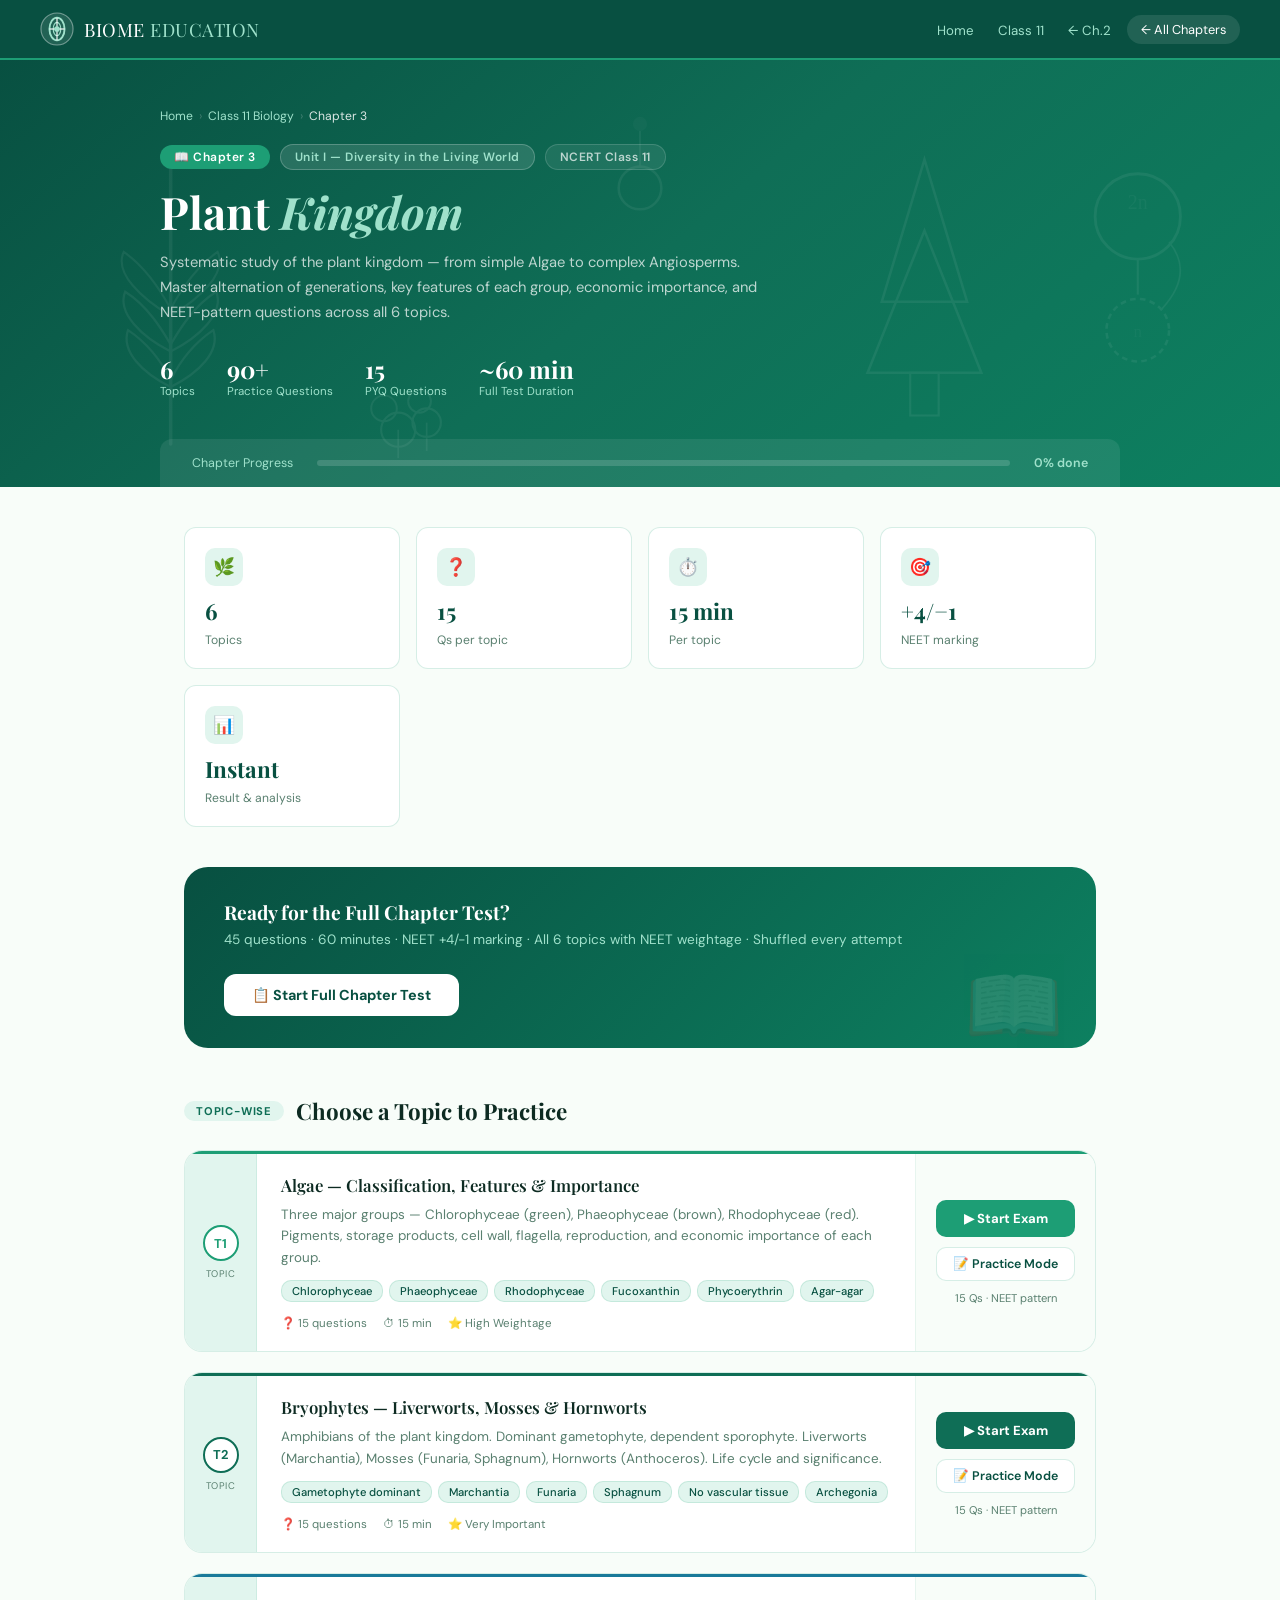
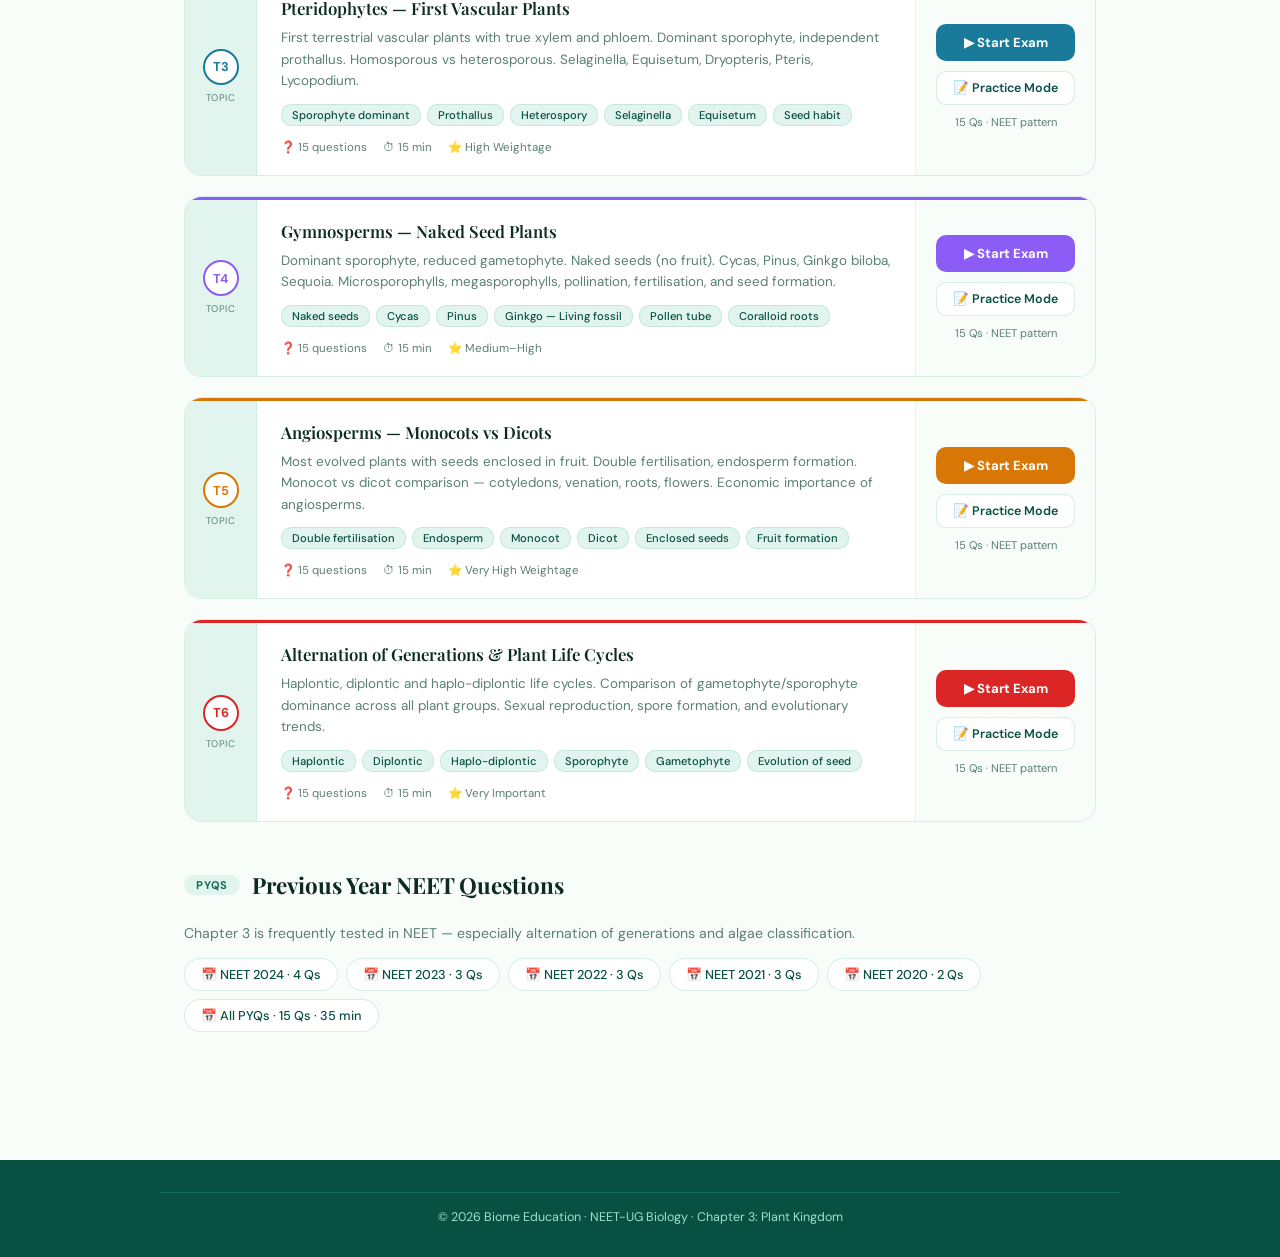
<file: Frontend/class 11/11_Chapters/chapter3.html>
<!DOCTYPE html>
<html lang="en">
<head>
  <meta charset="UTF-8"/>
  <meta name="viewport" content="width=device-width, initial-scale=1.0"/>
  <title>Chapter 3: Plant Kingdom — Biome Education</title>
  <link rel="stylesheet" href="chapter1.css"/>
</head>
<body>

  <!-- NAVBAR -->
  <nav>
    <a class="nav-brand" href="index.html">
      <svg class="nav-logo-icon" viewBox="0 0 36 36" xmlns="http://www.w3.org/2000/svg">
        <circle cx="18" cy="18" r="17" fill="rgba(255,255,255,0.1)" stroke="rgba(255,255,255,0.4)" stroke-width="1.2"/>
        <ellipse cx="18" cy="18" rx="8" ry="12" fill="none" stroke="#9FE1CB" stroke-width="2"/>
        <ellipse cx="18" cy="18" rx="4" ry="7" fill="none" stroke="#9FE1CB" stroke-width="1.2"/>
        <line x1="18" y1="6" x2="18" y2="30" stroke="#fff" stroke-width="1.2"/>
        <line x1="10" y1="18" x2="26" y2="18" stroke="#fff" stroke-width="1.2"/>
        <circle cx="18" cy="18" r="3" fill="#9FE1CB"/>
      </svg>
      <span class="nav-brand-name">BIOME <span>EDUCATION</span></span>
    </a>
    <div class="nav-right">
      <ul class="nav-links">
        <li><a href="index.html">Home</a></li>
        <li><a href="class11.html">Class 11</a></li>
        <li><a href="chapter2.html">← Ch.2</a></li>
      </ul>
      <a class="nav-back" href="class11.html">← All Chapters</a>
    </div>
  </nav>

  <!-- HERO -->
  <div class="chapter-hero">
    <svg class="hero-bg-decor" viewBox="0 0 900 320" xmlns="http://www.w3.org/2000/svg" preserveAspectRatio="xMidYMid slice" width="100%" height="100%">
      <!-- Fern leaf -->
      <path d="M120 280 L120 80" stroke="#fff" stroke-width="2.5" stroke-linecap="round"/>
      <path d="M120 240 C100 230 85 215 90 200 C105 210 115 225 120 235" fill="none" stroke="#fff" stroke-width="1.6"/>
      <path d="M120 215 C100 205 82 188 88 173 C104 183 114 200 120 210" fill="none" stroke="#fff" stroke-width="1.6"/>
      <path d="M120 190 C100 178 80 160 87 145 C103 156 114 174 120 185" fill="none" stroke="#fff" stroke-width="1.5"/>
      <path d="M120 240 C140 230 155 215 150 200 C135 210 125 225 120 235" fill="none" stroke="#fff" stroke-width="1.6"/>
      <path d="M120 215 C140 205 158 188 152 173 C136 183 126 200 120 210" fill="none" stroke="#fff" stroke-width="1.6"/>
      <path d="M120 190 C140 178 160 160 153 145 C137 156 126 174 120 185" fill="none" stroke="#fff" stroke-width="1.5"/>
      <!-- Moss cluster -->
      <circle cx="280" cy="270" r="12" fill="none" stroke="#fff" stroke-width="1.5"/>
      <circle cx="300" cy="265" r="10" fill="none" stroke="#fff" stroke-width="1.5"/>
      <circle cx="295" cy="250" r="8" fill="none" stroke="#fff" stroke-width="1.4"/>
      <circle cx="270" cy="255" r="9" fill="none" stroke="#fff" stroke-width="1.4"/>
      <line x1="280" y1="270" x2="280" y2="290" stroke="#fff" stroke-width="1.2"/>
      <line x1="300" y1="265" x2="300" y2="285" stroke="#fff" stroke-width="1.2"/>
      <!-- Conifer tree silhouette -->
      <polygon points="650,80 620,180 680,180" fill="none" stroke="#fff" stroke-width="1.8"/>
      <polygon points="650,130 610,230 690,230" fill="none" stroke="#fff" stroke-width="1.8"/>
      <rect x="640" y="230" width="20" height="30" fill="none" stroke="#fff" stroke-width="1.5"/>
      <!-- Alternation of generations symbol -->
      <circle cx="800" cy="120" r="30" fill="none" stroke="#fff" stroke-width="2"/>
      <text x="800" y="115" text-anchor="middle" font-size="14" fill="#fff" opacity="0.6" font-family="serif">2n</text>
      <path d="M800 150 L800 175" stroke="#fff" stroke-width="1.5"/>
      <circle cx="800" cy="200" r="22" fill="none" stroke="#fff" stroke-width="1.8" stroke-dasharray="4 3"/>
      <text x="800" y="205" text-anchor="middle" font-size="12" fill="#fff" opacity="0.5" font-family="serif">n</text>
      <path d="M817 185 Q840 160 822 138" stroke="#fff" stroke-width="1.2" fill="none" marker-end="none"/>
      <!-- Spore -->
      <circle cx="450" cy="100" r="15" fill="none" stroke="#fff" stroke-width="1.8"/>
      <line x1="450" y1="85" x2="450" y2="60" stroke="#fff" stroke-width="1.2"/>
      <circle cx="450" cy="55" r="5" fill="#fff" opacity="0.4"/>
    </svg>

    <div class="hero-inner">
      <div class="breadcrumb">
        <a href="index.html">Home</a><span class="sep">›</span>
        <a href="class11.html">Class 11 Biology</a><span class="sep">›</span>
        <span style="color:rgba(255,255,255,0.85);">Chapter 3</span>
      </div>
      <div class="chapter-badge-row">
        <span class="ch-badge chapter-num">📖 Chapter 3</span>
        <span class="ch-badge unit">Unit I — Diversity in the Living World</span>
        <span class="ch-badge ncert">NCERT Class 11</span>
      </div>
      <h1 class="chapter-hero-title">Plant <em>Kingdom</em></h1>
      <p class="chapter-hero-desc">
        Systematic study of the plant kingdom — from simple Algae to complex Angiosperms. Master alternation of generations, key features of each group, economic importance, and NEET-pattern questions across all 6 topics.
      </p>
      <div class="hero-quick-stats">
        <div class="hqs"><span class="hqs-num">6</span><span class="hqs-lbl">Topics</span></div>
        <div class="hqs"><span class="hqs-num">90+</span><span class="hqs-lbl">Practice Questions</span></div>
        <div class="hqs"><span class="hqs-num">15</span><span class="hqs-lbl">PYQ Questions</span></div>
        <div class="hqs"><span class="hqs-num">~60 min</span><span class="hqs-lbl">Full Test Duration</span></div>
      </div>
    </div>
    <div class="chapter-progress-strip">
      <span class="progress-label">Chapter Progress</span>
      <div class="progress-bar-outer"><div class="progress-bar-inner" id="chapter-progress"></div></div>
      <span class="progress-pct" id="progress-pct">0% done</span>
    </div>
  </div>

  <!-- MAIN -->
  <main class="page-body">

    <div class="overview-row">
      <div class="overview-card"><div class="ov-icon">🌿</div><div class="ov-num">6</div><div class="ov-lbl">Topics</div></div>
      <div class="overview-card"><div class="ov-icon">❓</div><div class="ov-num">15</div><div class="ov-lbl">Qs per topic</div></div>
      <div class="overview-card"><div class="ov-icon">⏱️</div><div class="ov-num">15 min</div><div class="ov-lbl">Per topic</div></div>
      <div class="overview-card"><div class="ov-icon">🎯</div><div class="ov-num">+4/−1</div><div class="ov-lbl">NEET marking</div></div>
      <div class="overview-card"><div class="ov-icon">📊</div><div class="ov-num">Instant</div><div class="ov-lbl">Result & analysis</div></div>
    </div>

    <div class="full-chapter-banner">
      <div class="fcb-text">
        <h3>Ready for the Full Chapter Test?</h3>
        <p>45 questions · 60 minutes · NEET +4/−1 marking · All 6 topics with NEET weightage · Shuffled every attempt</p>
      </div>
      <button class="btn-full-chapter" onclick="openExamModal('Full Chapter Test — Plant Kingdom', 45, 60, 'full')">📋 Start Full Chapter Test</button>
    </div>

    <div class="section-label">
      <span class="section-tag">Topic-wise</span>
      <h2 class="section-title">Choose a Topic to Practice</h2>
    </div>

    <div class="topics-list">

      <div class="topic-card" style="--topic-color:#1D9E75;">
        <div class="topic-card-inner">
          <div class="topic-number-col"><div class="topic-num-badge">T1</div><div class="topic-num-label">Topic</div></div>
          <div class="topic-content">
            <div class="topic-title">Algae — Classification, Features & Importance</div>
            <div class="topic-desc">Three major groups — Chlorophyceae (green), Phaeophyceae (brown), Rhodophyceae (red). Pigments, storage products, cell wall, flagella, reproduction, and economic importance of each group.</div>
            <div class="topic-subtopics">
              <span class="subtopic-chip">Chlorophyceae</span><span class="subtopic-chip">Phaeophyceae</span><span class="subtopic-chip">Rhodophyceae</span>
              <span class="subtopic-chip">Fucoxanthin</span><span class="subtopic-chip">Phycoerythrin</span><span class="subtopic-chip">Agar-agar</span>
            </div>
            <div class="topic-meta-row">
              <span class="topic-meta-item">❓ 15 questions</span>
              <span class="topic-meta-item">⏱ 15 min</span>
              <span class="topic-meta-item">⭐ High Weightage</span>
            </div>
          </div>
          <div class="topic-action-col">
            <button class="btn-start-exam" onclick="openExamModal('Algae — Classification, Features & Importance', 15, 15, 'topic-1')">▶ Start Exam</button>
            <button class="btn-practice" onclick="openExamModal('Algae — Practice Mode', 15, 30, 'topic-1')">📝 Practice Mode</button>
            <div class="topic-qs-count">15 Qs · NEET pattern</div>
          </div>
        </div>
      </div>

      <div class="topic-card" style="--topic-color:#0F6E56;">
        <div class="topic-card-inner">
          <div class="topic-number-col"><div class="topic-num-badge">T2</div><div class="topic-num-label">Topic</div></div>
          <div class="topic-content">
            <div class="topic-title">Bryophytes — Liverworts, Mosses & Hornworts</div>
            <div class="topic-desc">Amphibians of the plant kingdom. Dominant gametophyte, dependent sporophyte. Liverworts (Marchantia), Mosses (Funaria, Sphagnum), Hornworts (Anthoceros). Life cycle and significance.</div>
            <div class="topic-subtopics">
              <span class="subtopic-chip">Gametophyte dominant</span><span class="subtopic-chip">Marchantia</span><span class="subtopic-chip">Funaria</span>
              <span class="subtopic-chip">Sphagnum</span><span class="subtopic-chip">No vascular tissue</span><span class="subtopic-chip">Archegonia</span>
            </div>
            <div class="topic-meta-row">
              <span class="topic-meta-item">❓ 15 questions</span>
              <span class="topic-meta-item">⏱ 15 min</span>
              <span class="topic-meta-item">⭐ Very Important</span>
            </div>
          </div>
          <div class="topic-action-col">
            <button class="btn-start-exam" onclick="openExamModal('Bryophytes', 15, 15, 'topic-2')">▶ Start Exam</button>
            <button class="btn-practice" onclick="openExamModal('Bryophytes — Practice Mode', 15, 30, 'topic-2')">📝 Practice Mode</button>
            <div class="topic-qs-count">15 Qs · NEET pattern</div>
          </div>
        </div>
      </div>

      <div class="topic-card" style="--topic-color:#1a7a9a;">
        <div class="topic-card-inner">
          <div class="topic-number-col"><div class="topic-num-badge">T3</div><div class="topic-num-label">Topic</div></div>
          <div class="topic-content">
            <div class="topic-title">Pteridophytes — First Vascular Plants</div>
            <div class="topic-desc">First terrestrial vascular plants with true xylem and phloem. Dominant sporophyte, independent prothallus. Homosporous vs heterosporous. Selaginella, Equisetum, Dryopteris, Pteris, Lycopodium.</div>
            <div class="topic-subtopics">
              <span class="subtopic-chip">Sporophyte dominant</span><span class="subtopic-chip">Prothallus</span><span class="subtopic-chip">Heterospory</span>
              <span class="subtopic-chip">Selaginella</span><span class="subtopic-chip">Equisetum</span><span class="subtopic-chip">Seed habit</span>
            </div>
            <div class="topic-meta-row">
              <span class="topic-meta-item">❓ 15 questions</span>
              <span class="topic-meta-item">⏱ 15 min</span>
              <span class="topic-meta-item">⭐ High Weightage</span>
            </div>
          </div>
          <div class="topic-action-col">
            <button class="btn-start-exam" onclick="openExamModal('Pteridophytes', 15, 15, 'topic-3')">▶ Start Exam</button>
            <button class="btn-practice" onclick="openExamModal('Pteridophytes — Practice Mode', 15, 30, 'topic-3')">📝 Practice Mode</button>
            <div class="topic-qs-count">15 Qs · NEET pattern</div>
          </div>
        </div>
      </div>

      <div class="topic-card" style="--topic-color:#8B5CF6;">
        <div class="topic-card-inner">
          <div class="topic-number-col"><div class="topic-num-badge">T4</div><div class="topic-num-label">Topic</div></div>
          <div class="topic-content">
            <div class="topic-title">Gymnosperms — Naked Seed Plants</div>
            <div class="topic-desc">Dominant sporophyte, reduced gametophyte. Naked seeds (no fruit). Cycas, Pinus, Ginkgo biloba, Sequoia. Microsporophylls, megasporophylls, pollination, fertilisation, and seed formation.</div>
            <div class="topic-subtopics">
              <span class="subtopic-chip">Naked seeds</span><span class="subtopic-chip">Cycas</span><span class="subtopic-chip">Pinus</span>
              <span class="subtopic-chip">Ginkgo — Living fossil</span><span class="subtopic-chip">Pollen tube</span><span class="subtopic-chip">Coralloid roots</span>
            </div>
            <div class="topic-meta-row">
              <span class="topic-meta-item">❓ 15 questions</span>
              <span class="topic-meta-item">⏱ 15 min</span>
              <span class="topic-meta-item">⭐ Medium–High</span>
            </div>
          </div>
          <div class="topic-action-col">
            <button class="btn-start-exam" onclick="openExamModal('Gymnosperms', 15, 15, 'topic-4')">▶ Start Exam</button>
            <button class="btn-practice" onclick="openExamModal('Gymnosperms — Practice Mode', 15, 30, 'topic-4')">📝 Practice Mode</button>
            <div class="topic-qs-count">15 Qs · NEET pattern</div>
          </div>
        </div>
      </div>

      <div class="topic-card" style="--topic-color:#D97706;">
        <div class="topic-card-inner">
          <div class="topic-number-col"><div class="topic-num-badge">T5</div><div class="topic-num-label">Topic</div></div>
          <div class="topic-content">
            <div class="topic-title">Angiosperms — Monocots vs Dicots</div>
            <div class="topic-desc">Most evolved plants with seeds enclosed in fruit. Double fertilisation, endosperm formation. Monocot vs dicot comparison — cotyledons, venation, roots, flowers. Economic importance of angiosperms.</div>
            <div class="topic-subtopics">
              <span class="subtopic-chip">Double fertilisation</span><span class="subtopic-chip">Endosperm</span><span class="subtopic-chip">Monocot</span>
              <span class="subtopic-chip">Dicot</span><span class="subtopic-chip">Enclosed seeds</span><span class="subtopic-chip">Fruit formation</span>
            </div>
            <div class="topic-meta-row">
              <span class="topic-meta-item">❓ 15 questions</span>
              <span class="topic-meta-item">⏱ 15 min</span>
              <span class="topic-meta-item">⭐ Very High Weightage</span>
            </div>
          </div>
          <div class="topic-action-col">
            <button class="btn-start-exam" onclick="openExamModal('Angiosperms — Monocots vs Dicots', 15, 15, 'topic-5')">▶ Start Exam</button>
            <button class="btn-practice" onclick="openExamModal('Angiosperms — Practice Mode', 15, 30, 'topic-5')">📝 Practice Mode</button>
            <div class="topic-qs-count">15 Qs · NEET pattern</div>
          </div>
        </div>
      </div>

      <div class="topic-card" style="--topic-color:#DC2626;">
        <div class="topic-card-inner">
          <div class="topic-number-col"><div class="topic-num-badge">T6</div><div class="topic-num-label">Topic</div></div>
          <div class="topic-content">
            <div class="topic-title">Alternation of Generations & Plant Life Cycles</div>
            <div class="topic-desc">Haplontic, diplontic and haplo-diplontic life cycles. Comparison of gametophyte/sporophyte dominance across all plant groups. Sexual reproduction, spore formation, and evolutionary trends.</div>
            <div class="topic-subtopics">
              <span class="subtopic-chip">Haplontic</span><span class="subtopic-chip">Diplontic</span><span class="subtopic-chip">Haplo-diplontic</span>
              <span class="subtopic-chip">Sporophyte</span><span class="subtopic-chip">Gametophyte</span><span class="subtopic-chip">Evolution of seed</span>
            </div>
            <div class="topic-meta-row">
              <span class="topic-meta-item">❓ 15 questions</span>
              <span class="topic-meta-item">⏱ 15 min</span>
              <span class="topic-meta-item">⭐ Very Important</span>
            </div>
          </div>
          <div class="topic-action-col">
            <button class="btn-start-exam" onclick="openExamModal('Alternation of Generations', 15, 15, 'topic-6')">▶ Start Exam</button>
            <button class="btn-practice" onclick="openExamModal('Alternation of Generations — Practice Mode', 15, 30, 'topic-6')">📝 Practice Mode</button>
            <div class="topic-qs-count">15 Qs · NEET pattern</div>
          </div>
        </div>
      </div>

    </div>

    <!-- PYQ -->
    <div class="pyq-section">
      <div class="section-label">
        <span class="section-tag">PYQs</span>
        <h2 class="section-title">Previous Year NEET Questions</h2>
      </div>
      <p style="font-size:0.88rem;color:var(--text-muted);margin-bottom:0.75rem;">Chapter 3 is frequently tested in NEET — especially alternation of generations and algae classification.</p>
      <div class="pyq-chips">
        <div class="pyq-chip" onclick="openExamModal('NEET 2024 — Ch.3 PYQs', 4, 15, 'pyq-2024')">📅 NEET 2024 · 4 Qs</div>
        <div class="pyq-chip" onclick="openExamModal('NEET 2023 — Ch.3 PYQs', 3, 10, 'pyq-2023')">📅 NEET 2023 · 3 Qs</div>
        <div class="pyq-chip" onclick="openExamModal('NEET 2022 — Ch.3 PYQs', 3, 10, 'pyq-2022')">📅 NEET 2022 · 3 Qs</div>
        <div class="pyq-chip" onclick="openExamModal('NEET 2021 — Ch.3 PYQs', 3, 10, 'pyq-2021')">📅 NEET 2021 · 3 Qs</div>
        <div class="pyq-chip" onclick="openExamModal('NEET 2020 — Ch.3 PYQs', 2, 10, 'pyq-2020')">📅 NEET 2020 · 2 Qs</div>
        <div class="pyq-chip" onclick="openExamModal('All PYQs — Ch.3 (2020–2024)', 15, 35, 'pyq-all')">📅 All PYQs · 15 Qs · 35 min</div>
      </div>
    </div>

  </main>

  <footer>
    <div class="footer-bottom">© 2026 Biome Education · NEET-UG Biology · Chapter 3: Plant Kingdom</div>
  </footer>

  <!-- CONFIRM MODAL -->
  <div class="modal-overlay" id="confirm-modal" onclick="handleOverlayClick(event)">
    <div class="modal-box">
      <div class="modal-header">
        <div class="modal-header-text">
          <h3 id="modal-topic-title">Topic Test</h3>
          <p>Chapter 3 · Plant Kingdom · Class 11</p>
        </div>
        <button class="modal-close" onclick="closeConfirm()">✕</button>
      </div>
      <div class="modal-body">
        <div class="modal-info-grid">
          <div class="modal-info-card"><div class="mic-num" id="modal-q-count">15</div><div class="mic-lbl">Questions</div></div>
          <div class="modal-info-card"><div class="mic-num" id="modal-duration">15 min</div><div class="mic-lbl">Time Limit</div></div>
          <div class="modal-info-card"><div class="mic-num">+4</div><div class="mic-lbl">Correct</div></div>
          <div class="modal-info-card"><div class="mic-num" style="color:#c0392b;">−1</div><div class="mic-lbl">Wrong</div></div>
        </div>
        <ul class="modal-rules">
          <li><span class="rule-dot">📌</span>Timer cannot be paused. Auto-submits when time runs out.</li>
          <li><span class="rule-dot">🔒</span>Do not refresh — progress will be lost.</li>
          <li><span class="rule-dot">✅</span>Navigate freely and change answers before submitting.</li>
          <li><span class="rule-dot">📊</span>Instant detailed result with explanations after submission.</li>
        </ul>
      </div>
      <div class="modal-footer">
        <button class="btn-modal-cancel" onclick="closeConfirm()">Cancel</button>
        <button class="btn-modal-start" id="btn-modal-start" onclick="launchQuiz()">▶ Start Test Now</button>
      </div>
    </div>
  </div>

  <!-- QUIZ OVERLAY -->
  <div id="quiz-overlay" style="display:none;position:fixed;inset:0;background:#f8fdf9;z-index:500;overflow-y:auto;">
    <style>
      .qo-nav{position:sticky;top:0;background:#085041;display:flex;align-items:center;justify-content:space-between;padding:0 1.5rem;height:56px;z-index:10;gap:1rem;}
      .qo-title{font-family:'Playfair Display',serif;color:#fff;font-size:1rem;white-space:nowrap;overflow:hidden;text-overflow:ellipsis;flex:1;}
      .qo-timer{background:rgba(255,255,255,0.15);color:#fff;padding:5px 16px;border-radius:20px;font-size:.88rem;font-weight:700;font-family:monospace;white-space:nowrap;}
      .qo-timer.danger{background:rgba(192,57,43,0.6);}
      .qo-exit{background:rgba(255,255,255,0.1);border:none;color:#9FE1CB;padding:6px 14px;border-radius:16px;font-size:.78rem;cursor:pointer;font-family:'DM Sans',sans-serif;white-space:nowrap;}
      .qo-exit:hover{background:rgba(255,255,255,.18);}
      .qo-progress{height:4px;background:#d0f0e4;}
      .qo-progress-bar{height:4px;background:#1D9E75;transition:width 0.3s;}
      .qo-body{max-width:760px;margin:0 auto;padding:2rem 1.5rem 4rem;}
      .qo-qnum{font-size:.75rem;color:#5a8070;letter-spacing:.5px;margin-bottom:.5rem;}
      .qo-qtext{font-size:1.05rem;font-weight:600;color:#0d2b22;line-height:1.65;margin-bottom:1.5rem;}
      .qo-options{display:flex;flex-direction:column;gap:.65rem;margin-bottom:1.75rem;}
      .qo-opt{display:flex;align-items:center;gap:12px;padding:.85rem 1.1rem;border:1.5px solid rgba(29,158,117,.2);border-radius:10px;cursor:pointer;transition:all .18s;font-size:.92rem;color:#2f5045;background:#fff;}
      .qo-opt:hover{border-color:#1D9E75;background:#E1F5EE;}
      .qo-opt.selected{border-color:#1D9E75;background:#E1F5EE;color:#085041;font-weight:500;}
      .qo-key{width:30px;height:30px;border-radius:50%;background:rgba(29,158,117,.1);display:flex;align-items:center;justify-content:center;font-size:.78rem;font-weight:700;color:#0F6E56;flex-shrink:0;}
      .qo-opt.selected .qo-key{background:#1D9E75;color:#fff;}
      .qo-nav-btns{display:flex;justify-content:space-between;align-items:center;gap:.75rem;}
      .qo-btn{padding:9px 20px;border-radius:8px;border:none;font-size:.88rem;font-weight:600;cursor:pointer;font-family:'DM Sans',sans-serif;transition:all .18s;}
      .qo-btn-prev{background:#fff;border:1.5px solid rgba(29,158,117,.2);color:#5a8070;}
      .qo-btn-prev:hover{background:#E1F5EE;}
      .qo-btn-prev:disabled{opacity:.3;cursor:not-allowed;}
      .qo-btn-next{background:#1D9E75;color:#fff;}
      .qo-btn-next:hover{background:#085041;}
      .qo-btn-submit{background:#c0392b;color:#fff;}
      .qo-btn-submit:hover{background:#a93226;}
      .qo-dots{display:flex;flex-wrap:wrap;gap:6px;padding:1rem 1.5rem;background:#fff;border-top:1px solid rgba(29,158,117,.12);border-bottom:1px solid rgba(29,158,117,.12);}
      .qo-dot{width:30px;height:30px;border-radius:6px;display:flex;align-items:center;justify-content:center;font-size:.72rem;font-weight:600;cursor:pointer;border:1.5px solid rgba(29,158,117,.2);background:#fff;color:#5a8070;transition:all .15s;}
      .qo-dot.answered{background:#E1F5EE;border-color:#5DCAA5;color:#085041;}
      .qo-dot.current{background:#1D9E75;border-color:#1D9E75;color:#fff;}
      .qo-result{max-width:760px;margin:0 auto;padding:2rem 1.5rem 4rem;}
      .result-grade-card{border-radius:18px;overflow:hidden;margin-bottom:1.5rem;box-shadow:0 8px 32px rgba(8,80,65,.12);}
      .result-grade-header{padding:2rem;text-align:center;}
      .result-grade-emoji{font-size:3rem;margin-bottom:.5rem;}
      .result-grade-title{font-family:'Playfair Display',serif;font-size:1.5rem;color:#fff;margin-bottom:4px;}
      .result-grade-sub{font-size:.88rem;color:rgba(255,255,255,.8);}
      .result-score-row{display:grid;grid-template-columns:repeat(4,1fr);gap:1px;background:rgba(29,158,117,.15);}
      .result-score-cell{background:#fff;padding:1rem;text-align:center;}
      .rsc-num{font-size:1.5rem;font-weight:700;font-family:'Playfair Display',serif;}
      .rsc-lbl{font-size:.7rem;color:#5a8070;margin-top:2px;}
      .result-review-title{font-family:'Playfair Display',serif;font-size:1.1rem;color:#0d2b22;margin:1.5rem 0 1rem;}
      .review-item{border:1px solid rgba(29,158,117,.15);border-radius:12px;overflow:hidden;margin-bottom:.85rem;}
      .review-q{padding:.85rem 1rem;font-size:.88rem;font-weight:600;color:#0d2b22;line-height:1.5;}
      .review-q.correct-bg{background:#E1F5EE;}
      .review-q.wrong-bg{background:#fdecea;}
      .review-q.skip-bg{background:#f5f5f5;}
      .review-detail{padding:.75rem 1rem;background:#fff;font-size:.82rem;color:#5a8070;line-height:1.55;}
      .review-correct{color:#1D9E75;font-weight:600;}
      .review-wrong{color:#c0392b;font-weight:600;}
      .review-exp{border-top:1px dashed rgba(29,158,117,.2);padding-top:.55rem;margin-top:.45rem;font-style:italic;}
      .qo-retake-row{display:flex;gap:.75rem;flex-wrap:wrap;margin-top:1.5rem;}
      .btn-retake{padding:11px 24px;background:#1D9E75;color:#fff;border:none;border-radius:10px;font-size:.9rem;font-weight:700;cursor:pointer;font-family:'DM Sans',sans-serif;}
      .btn-retake:hover{background:#085041;}
      .btn-back-ch{padding:11px 24px;background:#fff;color:#085041;border:1.5px solid rgba(29,158,117,.3);border-radius:10px;font-size:.9rem;font-weight:600;cursor:pointer;font-family:'DM Sans',sans-serif;}
      .btn-back-ch:hover{background:#E1F5EE;}
      @keyframes fadeInUp{from{opacity:0;transform:translateY(14px)}to{opacity:1;transform:translateY(0)}}
      .qo-body,.qo-result{animation:fadeInUp 0.3s ease;}
    </style>
    <div class="qo-nav">
      <div class="qo-title" id="qo-title">Quiz</div>
      <div class="qo-timer" id="qo-timer">15:00</div>
      <button class="qo-exit" onclick="confirmExit()">✕ Exit</button>
    </div>
    <div class="qo-progress"><div class="qo-progress-bar" id="qo-pbar" style="width:0%"></div></div>
    <div class="qo-dots" id="qo-dots"></div>
    <div class="qo-body" id="qo-question-area">
      <div class="qo-qnum" id="qo-qnum">Question 1 of 15</div>
      <div class="qo-qtext" id="qo-qtext"></div>
      <div class="qo-options" id="qo-options"></div>
      <div class="qo-nav-btns">
        <button class="qo-btn qo-btn-prev" id="qo-prev" onclick="goQ(-1)">← Prev</button>
        <button class="qo-btn qo-btn-submit" onclick="confirmSubmit()">Submit Test</button>
        <button class="qo-btn qo-btn-next" id="qo-next" onclick="goQ(1)">Next →</button>
      </div>
    </div>
    <div class="qo-result" id="qo-result-area" style="display:none;"></div>
  </div>

  <script>
  /* ═══════════════════════════════════════
     QUESTION BANK — Chapter 3: Plant Kingdom
  ═══════════════════════════════════════ */
  var QUESTION_BANK = {

  'topic-1': [
    {q:"The green colour of Chlorophyceae is due to the predominance of:",opts:["Fucoxanthin","Phycoerythrin","Chlorophyll a and b","Phycocyanin"],ans:2,exp:"Chlorophyceae (green algae) are green because chlorophyll a and b are the dominant pigments. Other accessory pigments (carotenoids, xanthophylls) are present but masked by the abundant chlorophyll."},
    {q:"The food reserve in Chlorophyceae is stored as:",opts:["Laminarin","Floridean starch","Starch","Mannitol"],ans:2,exp:"Green algae store food as starch — same as land plants. This is one reason green algae are considered ancestors of land plants. Brown algae store laminarin and mannitol; red algae store floridean starch."},
    {q:"Which pigment gives brown algae their characteristic brown colour?",opts:["Phycoerythrin","Fucoxanthin (brown carotenoid)","Chlorophyll b","Phycocyanin"],ans:1,exp:"Fucoxanthin is the characteristic brown carotenoid pigment of Phaeophyceae (brown algae). It masks the green of chlorophyll, giving the characteristic brown colour. Examples: Sargassum, Laminaria, Fucus, Ectocarpus."},
    {q:"Agar-agar used in microbiological culture media is obtained from:",opts:["Brown algae","Green algae","Red algae (Gelidium and Gracilaria)","Cyanobacteria"],ans:2,exp:"Agar-agar is a polysaccharide obtained from the cell walls of red algae — primarily Gelidium and Gracilaria. It is used as a solidifying agent in culture media, food industry, and as a laxative. It is not digested by most bacteria."},
    {q:"Algin is a commercially important product obtained from:",opts:["Red algae","Green algae","Brown algae (cell walls of Laminaria, Sargassum)","Diatoms"],ans:2,exp:"Algin (alginic acid/alginate) is extracted from the cell walls of brown algae (Laminaria, Macrocystis). It is used as a thickener/stabiliser in ice cream, cosmetics, pharmaceuticals, and paper manufacturing."},
    {q:"Carrageenan is obtained from:",opts:["Gelidium (red alga)","Laminaria (brown alga)","Chondrus crispus (red alga)","Fucus (brown alga)"],ans:2,exp:"Carrageenan is a sulphated polysaccharide extracted from red algae, especially Chondrus crispus (Irish moss) and Eucheuma. It is used as a gelling agent in dairy products (ice cream, chocolate milk), cosmetics, and as a food additive (E407)."},
    {q:"The food reserve in Phaeophyceae (brown algae) is:",opts:["Starch","Floridean starch","Laminarin and mannitol","Glycogen"],ans:2,exp:"Brown algae store food as laminarin (a β-1,3-glucan polysaccharide) and mannitol (a sugar alcohol). These are the major storage products unique to brown algae. The cell wall contains cellulose and alginic acid."},
    {q:"Which group of algae is predominantly marine and shows the most complex thallus organisation?",opts:["Chlorophyceae","Rhodophyceae","Phaeophyceae (brown algae — Sargassum, Laminaria, kelps)","Chrysophyceae"],ans:2,exp:"Phaeophyceae (brown algae) shows the most complex thallus — ranging from simple filamentous forms to large differentiated plants like kelps (Laminaria, Macrocystis) with holdfast, stipe, and frond. They are almost exclusively marine."},
    {q:"Floridean starch (food reserve of red algae) is similar to:",opts:["Cellulose","Amylopectin and glycogen (branched α-1,4 and α-1,6 glucan)","Laminarin","Mannitol"],ans:1,exp:"Floridean starch is structurally similar to amylopectin — it is a branched α-glucan with α-1,4 and α-1,6 linkages. It gives a violet-red colour with iodine (unlike the blue-black of starch). It is stored as granules in the cytoplasm (not in plastids)."},
    {q:"The cell walls of Chlorophyceae are made of:",opts:["Chitin","Silica","Cellulose (and sometimes additional layers of sporopollenin, etc.)","Algin"],ans:2,exp:"Green algae have cell walls primarily composed of cellulose — like land plants. Some green algae (like Chara) have calcified walls. The cell wall composition is one reason green algae are grouped with the plant kingdom."},
    {q:"Which alga is used as a model organism for studying photosynthesis and genetics?",opts:["Spirogyra","Ulva","Chlamydomonas","Sargassum"],ans:2,exp:"Chlamydomonas (unicellular green alga) is a major model organism — used to study photosynthesis (its chloroplast is a single large cup-shaped structure), flagellar structure and motility, and as a model for genetic studies (easily culturable, short life cycle)."},
    {q:"The characteristic feature of red algae (Rhodophyceae) is the presence of:",opts:["Fucoxanthin","Phycoerythrin (red pigment) and phycocyanin","Chlorophyll b as the only pigment","Silicified cell walls"],ans:1,exp:"Rhodophyceae (red algae) contain phycoerythrin (red) and phycocyanin (blue) as characteristic pigments in addition to chlorophyll. Phycoerythrin allows red algae to absorb blue light (which penetrates to great depths) enabling them to grow in deep water."},
    {q:"Sea lettuce (Ulva) belongs to which class of algae?",opts:["Phaeophyceae","Rhodophyceae","Chlorophyceae","Chrysophyceae"],ans:2,exp:"Ulva (sea lettuce) is a common marine green alga — a flat, sheet-like thallus two cells thick. It is edible (used in salads in Japan and Korea) and used as a bioindicator of water eutrophication."},
    {q:"Which of the following algae are known to fix atmospheric nitrogen?",opts:["All green algae","Rhodophyceae only","Some Cyanobacteria (Nostoc, Anabaena) — though cyanobacteria are in Monera","All Phaeophyceae"],ans:2,exp:"Nitrogen-fixing cyanobacteria like Nostoc and Anabaena are in Kingdom Monera, not Plantae. Among true algae in Plantae, none fix nitrogen. Cyanobacteria fix N₂ via heterocysts — specialised cells with nitrogenase enzyme."},
    {q:"Gelidium and Gracilaria are commercially important red algae because they yield:",opts:["Algin","Carrageenan","Agar-agar","Iodine"],ans:2,exp:"Gelidium (used for highest quality agar) and Gracilaria (the main commercial source of agar) are red algae that yield agar-agar — used in microbiology culture media, food industry (as gelling agent), and medicine."},
  ],

  'topic-2': [
    {q:"Bryophytes are called 'amphibians of the plant kingdom' because:",opts:["They live in water only","They need water for fertilisation but live on land (like amphibians)","They have both gills and lungs","They alternate between water and land habitats seasonally"],ans:1,exp:"Bryophytes live on land (terrestrial) but require water for fertilisation — male gametes (antherozoids) are flagellated and swim to the archegonium through a film of water. This dual dependence on land and water makes them the 'amphibians of the plant kingdom'."},
    {q:"In bryophytes, the dominant phase of the life cycle is:",opts:["Sporophyte (2n)","Gametophyte (n)","Both are equally dominant","Neither — they are haploid throughout"],ans:1,exp:"In bryophytes, the gametophyte (n) is the dominant, independent, photosynthetic phase. The sporophyte (2n) is dependent on the gametophyte for nutrition and water. This is the reverse of the situation in pteridophytes, gymnosperms, and angiosperms."},
    {q:"Which of the following is a liverwort?",opts:["Funaria","Sphagnum","Marchantia","Anthoceros"],ans:2,exp:"Marchantia is a liverwort (Class Hepaticae/Marchantiopsida) — a thalloid bryophyte with a flattened, ribbon-like thallus. Funaria and Sphagnum are mosses (Class Musci); Anthoceros is a hornwort (Class Anthocerotae)."},
    {q:"Sphagnum (peat moss) is commercially important because:",opts:["It is edible","Its accumulated dead material forms peat — used as fuel; it has great water-holding capacity for packing live plants","It produces agar","It fixes nitrogen"],ans:1,exp:"Sphagnum (peat moss) accumulates slowly as peat — an important fuel in Ireland, Scotland, and other countries. It has tremendous water-holding capacity (can hold 15-20× its weight in water), so it is used in horticulture and for packing live plants in trans-shipment."},
    {q:"Vascular tissue is absent in which group?",opts:["Pteridophytes","Gymnosperms","Bryophytes","Angiosperms"],ans:2,exp:"Bryophytes lack true vascular tissue (xylem and phloem). They have simple water-conducting cells (hydroids) and food-conducting cells (leptoids) in some mosses, but these are not true vascular tissue. Absence of vascular tissue limits the size of bryophytes."},
    {q:"Sex organs in bryophytes are:",opts:["Single-celled","Multicellular with a sterile jacket layer (antheridium and archegonium)","Absent","Unicellular with no jacket"],ans:1,exp:"Bryophytes have multicellular sex organs enclosed by a sterile jacket of cells: Antheridium (♂) produces flagellated antherozoids; Archegonium (♀) is flask-shaped producing a single egg. The sterile jacket protects the gametes from desiccation."},
    {q:"In mosses, the sporophyte consists of:",opts:["Foot, seta (stalk), and capsule (sporangium)","Rhizome and leaves","Prothallus and archegonium","Thallus only"],ans:0,exp:"Moss sporophyte has three parts: Foot (anchors to gametophyte and absorbs nutrients), Seta (elongated stalk), and Capsule/Sporangium (where meiosis occurs producing haploid spores). The capsule often has a lid (operculum) and teeth-like structures (peristome) for spore dispersal."},
    {q:"The protonema stage is characteristic of:",opts:["Liverworts","Mosses (germinating spore develops into a filamentous protonema)","Hornworts","All bryophytes"],ans:1,exp:"In mosses, the spore germinates to form a filamentous or thalloid protonema — resembling green algae. The protonema produces buds that grow into the leafy moss plant (gametophore). The protonema stage is absent or reduced in liverworts."},
    {q:"Antheridia and archegonia in Marchantia are borne on specialised structures called:",opts:["Sporangia","Antheridiophores and archegoniophores","Prothalli","Rhizoids"],ans:1,exp:"In Marchantia, the antheridia (♂) are borne on stalked antheridiophores and the archegonia (♀) are borne on stalked archegoniophores — these are raised umbrella-like reproductive structures. This keeps the sex organs above the thallus surface for better spore dispersal."},
    {q:"Which function do rhizoids serve in bryophytes?",opts:["Photosynthesis","Anchorage and absorption of water and minerals (like roots)","Reproduction","Nitrogen fixation"],ans:1,exp:"Rhizoids in bryophytes are hair-like unicellular (in liverworts) or multicellular (in mosses) structures that anchor the plant to the substrate and absorb water and minerals. They are not true roots — they lack vascular tissue."},
    {q:"Elaters in liverworts (e.g., Marchantia) function in:",opts:["Photosynthesis","Gamete formation","Hygroscopic spore dispersal — they coil and uncoil with moisture changes","Anchoring the plant"],ans:2,exp:"Elaters are elongated hygroscopic cells mixed with spores inside the capsule of liverworts. They have spiral thickenings and coil/uncoil in response to moisture changes, physically flinging spores out of the capsule for dispersal."},
    {q:"The zygote in bryophytes develops into:",opts:["Gametophyte directly","Sporophyte (2n) — then produces haploid spores by meiosis","Prothallus","Protonema"],ans:1,exp:"The zygote (2n) in bryophytes undergoes mitosis and develops into the sporophyte — foot, seta, and capsule. The capsule undergoes meiosis to produce haploid spores. The spores then germinate to form the gametophyte (protonema in mosses)."},
    {q:"Which hormone is produced by the sporophyte that induces the archegonium to open for fertilisation in some mosses?",opts:["Auxin","Gibberellin","Antheridiogen","Cytokinin"],ans:2,exp:"Antheridiogens are hormones (similar to gibberellins) that induce antheridium formation in the same or nearby gametophytes — promoting cross-fertilisation. In some ferns and mosses, chemical signals coordinate sex organ maturation."},
    {q:"Peristome teeth in moss capsules function in:",opts:["Protection from insects","Hygroscopic opening and closing to regulate spore dispersal","Photosynthesis","Water absorption"],ans:1,exp:"Peristome teeth are hygroscopic tooth-like structures around the opening (mouth) of the moss capsule. In dry conditions, teeth open (spread apart) releasing spores; in humid conditions, teeth close. This ensures spores are released in dry, windy conditions — optimal for dispersal."},
    {q:"The bryophyte most important in soil formation and as a fuel is:",opts:["Marchantia","Funaria","Sphagnum","Anthoceros"],ans:2,exp:"Sphagnum (peat moss) is the most ecologically and economically important bryophyte: (1) Forms peat bogs → peat is used as fuel, (2) Peat bogs are important carbon sinks (slowing climate change), (3) Sphagnum was used as surgical dressing in WWI (antiseptic properties), (4) Important in nutrient cycling in boreal forests."},
  ],

  'topic-3': [
    {q:"Pteridophytes are the first plants to have:",opts:["Seeds","Flowers","True vascular tissue (xylem and phloem) in a well-differentiated plant body","Multicellular sex organs"],ans:2,exp:"Pteridophytes are the first vascular plants — they have true xylem (tracheids for water/mineral transport) and phloem (sieve cells for food transport) in a well-differentiated plant body with true roots, stem, and leaves. Bryophytes lack true vascular tissue."},
    {q:"The dominant phase in pteridophytes is:",opts:["Gametophyte (n)","Sporophyte (2n) — the familiar fern plant","Both are independent","The prothallus"],ans:1,exp:"In pteridophytes, the sporophyte (2n) is the dominant, large, independent, photosynthetic phase — this is the familiar fern plant you see. The gametophyte (prothallus) is the small, short-lived, independent phase."},
    {q:"Prothallus is the name given to the gametophyte of:",opts:["Bryophytes","Gymnosperms","Pteridophytes","Angiosperms"],ans:2,exp:"Prothallus is the free-living, independent gametophyte (n) of pteridophytes. It is a small, heart-shaped, green, photosynthetic structure about 1 cm. It bears antheridia and archegonia. After fertilisation, the sporophyte grows from the archegonium."},
    {q:"Which of the following pteridophytes is heterosporous?",opts:["Dryopteris","Pteris","Selaginella","Equisetum (horsetail)"],ans:2,exp:"Selaginella is heterosporous — it produces two types of spores: microspores (small, male, germinates into male gametophyte) and megaspores (large, female, germinates into female gametophyte). Homosporous pteridophytes (Dryopteris, Pteris, Equisetum) produce only one type of spore."},
    {q:"The significance of heterospory in evolutionary context is:",opts:["It allows plants to grow taller","It is the precursor to the seed habit — the megaspore is retained on the parent plant","It eliminates the need for water in fertilisation","It allows faster growth"],ans:1,exp:"Heterospory is evolutionarily significant as a precursor to the seed habit: In advanced heterosporous plants, the megaspore is retained on the parent sporophyte (instead of being shed) → female gametophyte develops inside the megasporangium → fertilisation occurs there → this is essentially a seed! Selaginella shows this trend."},
    {q:"Which class of pteridophytes includes the horsetails?",opts:["Lycopsida","Sphenopsida (Equisetum)","Pteropsida","Psilopsida"],ans:1,exp:"Sphenopsida (horsetails) includes Equisetum — the only living genus of this class. Equisetum has a jointed, ribbed stem with whorled leaves. The stem is photosynthetic. It has silica in the cell walls (hence the old name 'scouring rush' — used to scour pots)."},
    {q:"Sporangia in ferns are usually grouped into clusters called:",opts:["Strobili","Sori (singular: sorus)","Cones","Megasporangia"],ans:1,exp:"Sori (singular: sorus) are clusters of sporangia found on the underside of fern fronds (leaves). Each sorus may be protected by a flap of tissue called the indusium. The pattern and position of sori is used to identify fern species."},
    {q:"Salvinia is an aquatic pteridophyte that is:",opts:["Homosporous","Heterosporous","Produces seeds","Has no sporangia"],ans:1,exp:"Salvinia is a heterosporous aquatic fern (floating on water surface). It produces microspores (in microsporangia) and megaspores (in megasporangia). Salvinia is used in aquatic biology research and as an aquarium plant. It can also be invasive."},
    {q:"Which of the following is the largest living pteridophyte?",opts:["Selaginella","Tree ferns (Cyathea, Alsophila) which can reach 20 metres","Equisetum","Marsilea"],ans:1,exp:"Tree ferns (Cyathea, Alsophila) are the largest living pteridophytes — they can grow up to 20 metres tall with fronds up to 5 metres long. They are found in tropical and subtropical forests. Most other ferns are small herbaceous plants."},
    {q:"What is the ploidy of cells in the prothallus of a fern?",opts:["Diploid (2n)","Haploid (n)","Tetraploid (4n)","Polyploid"],ans:1,exp:"The prothallus is the gametophyte generation — it is haploid (n). It develops from the haploid spore by mitosis. The prothallus bears haploid sex organs. After fertilisation (fusion of haploid gametes), the diploid (2n) sporophyte develops from the zygote."},
    {q:"Lycopodium (clubmoss) belongs to class:",opts:["Sphenopsida","Psilopsida","Lycopsida","Pteropsida"],ans:2,exp:"Lycopodium (clubmoss) belongs to Class Lycopsida. Lycopsida also includes Selaginella and the extinct tree lycopsids (Lepidodendron). They have microphylls (small leaves with a single vein) arranged spirally, and sporangia borne in strobili (cones)."},
    {q:"Marsilea (water fern) is a heterosporous pteridophyte that reproduces via:",opts:["Zoospores","Megaspores and microspores produced in sporocarps","Seeds","Vegetative propagation only"],ans:1,exp:"Marsilea is a heterosporous aquatic/semi-aquatic fern. Its spores are produced in bean-shaped sporocarps (hardened modified leaflets). Each sporocarp contains both microsporangia (microspores) and megasporangia (megaspores). Marsilea is a 4-leaflet clover-like plant."},
    {q:"The stele of fern stems is of which type?",opts:["Protostele","Solenostele (siphonostele) or dictyostele","Eustele","Atactostele"],ans:1,exp:"Fern stems have a solenostele (siphonostele) — a hollow cylinder of vascular tissue with pith in the centre. More advanced ferns have a dictyostele (solenostele with overlapping leaf gaps). The type of stele is an important character in pteridophyte classification."},
    {q:"Which pteridophyte was used medicinally and is called 'resurrection plant' because it appears dead when dry but revives when wetted?",opts:["Equisetum","Selaginella lepidophylla","Dryopteris","Pteridium"],ans:1,exp:"Selaginella lepidophylla (Rose of Jericho, resurrection plant) curls into a tight ball when dry (appearing dead) but unfurls and turns green within hours of wetting. This remarkable desiccation tolerance has made it a cultural symbol and a subject of research in drought tolerance."},
    {q:"In which class are the ferns (e.g., Dryopteris, Nephrolepis) placed?",opts:["Lycopsida","Sphenopsida","Psilopsida","Pteropsida (Filicopsida)"],ans:3,exp:"Ferns are placed in Class Pteropsida (Filicopsida) — this is the largest class of pteridophytes with about 10,000 species. They have large, complex leaves called fronds (megaphylls). Examples: Dryopteris, Nephrolepis, Adiantum, Osmunda."},
  ],

  'topic-4': [
    {q:"Gymnosperms are called 'naked seed plants' because:",opts:["Their seeds have no seed coat","Their seeds are not enclosed in a fruit (ovary wall) — ovules are exposed on megasporophylls","They are always found in the open","Their stems are bare"],ans:1,exp:"'Gymnos' = naked, 'sperma' = seed. In gymnosperms, the ovules (which become seeds) are not enclosed in an ovary — they lie exposed on the surface of megasporophylls (cone scales). This is in contrast to angiosperms where the ovule is enclosed in the ovary."},
    {q:"Ginkgo biloba is called a 'living fossil' because:",opts:["It is a newly evolved plant","It is the sole survivor of a once diverse group that flourished 200+ million years ago","It lives in fossils","It produces fossil fuel"],ans:1,exp:"Ginkgo biloba (maidenhair tree) is the only surviving species of a once large and diverse group (Division Ginkgophyta). It was thought to be extinct until found growing in China. It has remained unchanged for ~200 million years. Ginkgo extract is used medicinally (memory enhancement)."},
    {q:"Which gymnosperm has coralloid roots associated with nitrogen-fixing cyanobacteria?",opts:["Pinus","Ginkgo","Cycas","Welwitschia"],ans:2,exp:"Cycas has specialised coralloid roots — they grow upward (negatively geotropic) and have a characteristic coral-like branching pattern. These roots are inhabited by nitrogen-fixing cyanobacteria (Nostoc, Anabaena) in the mucilage-filled cortex — providing fixed nitrogen to the plant."},
    {q:"Microsporophylls in gymnosperms bear:",opts:["Megasporangia","Microsporangia (pollen sacs) on their lower surface","Seeds","Ovules"],ans:1,exp:"Microsporophylls bear microsporangia on their abaxial (lower) surface. Each microsporangium produces microspores (pollen grains) by meiosis. In Pinus, microsporophylls are organised into male cones (microstrobili). The pollen grains of Pinus have air sacs (wings) for wind dispersal."},
    {q:"The tallest gymnosperm, 'Sequoia sempervirens' (Redwood), can reach heights of:",opts:["20 metres","50 metres","Over 100 metres (the tallest trees on Earth — up to 115m)","200 metres"],ans:2,exp:"Sequoia sempervirens (Coast Redwood) can reach over 115 metres — the tallest living trees on Earth. General Sherman tree (Sequoiadendron giganteum — Giant Sequoia) is the largest tree by volume. Both are found in California. They can live 2000+ years."},
    {q:"Pollination in gymnosperms is primarily by:",opts:["Insects","Water","Wind (anemophily)","Animals"],ans:2,exp:"Gymnosperms are predominantly wind-pollinated (anemophilous). Their pollen is produced in enormous quantities and is lightweight. Pinus pollen has air sacs (sacci) for buoyancy. Wind carries the pollen to the female cone where it lands near the micropyle of the ovule."},
    {q:"The life cycle of gymnosperms is:",opts:["Haplontic","Diplontic (sporophyte dominant, gametophyte reduced)","Haplo-diplontic","Haploid throughout"],ans:1,exp:"Gymnosperms show a diplontic life cycle — the diploid sporophyte (the large tree) is the dominant phase. The gametophyte is highly reduced: male gametophyte = pollen grain (3-4 cells only); female gametophyte = tissue inside ovule (still larger than in angiosperms but very reduced)."},
    {q:"In Pinus, the female cone scale is called:",opts:["Microsporophyll","Megasporophyll","Ovuliferous scale","Bract"],ans:2,exp:"In Pinus, the female cone (megastrobilus) has bract scales and ovuliferous scales. The ovuliferous scale (megasporophyll) bears the ovules on its upper surface. After fertilisation, the ovuliferous scales thicken and the cone closes, then reopens for seed dispersal."},
    {q:"Double fertilisation is absent in gymnosperms. What happens instead?",opts:["Two polar nuclei are fertilised","One sperm fertilises the egg; the other sperm degenerates","There is no fertilisation at all","Multiple eggs are fertilised"],ans:1,exp:"In gymnosperms, single fertilisation occurs: one sperm fuses with the egg → zygote → embryo. The other sperm (in Cycas and some others) or additional sperms degenerate without fusing. There is no formation of triploid endosperm as in angiosperms."},
    {q:"The food storage tissue in gymnosperm seeds (corresponding to endosperm in angiosperms) is:",opts:["Triploid endosperm","Haploid female gametophyte tissue (prothallus tissue)","Diploid embryo tissue","Cotyledon only"],ans:1,exp:"In gymnosperms, the nutritive tissue in the seed is the haploid (n) female gametophyte tissue (prothallus/megagametophyte). This is NOT the same as angiosperm endosperm (triploid, formed by double fertilisation). It is pre-formed before fertilisation."},
    {q:"Cycas is dioecious, which means:",opts:["It has male and female cones on the same plant","It has separate male plants (with microsporophylls) and female plants (with megasporophylls)","It reproduces vegetatively only","It produces both spores and seeds"],ans:1,exp:"Cycas is dioecious — male and female reproductive structures occur on separate plants (unlike most gymnosperms). Male plants produce pollen cones; female plants produce megasporophylls (loosely arranged, not forming tight cones) bearing large ovules."},
    {q:"The pollen grain of Pinus has air sacs (sacci) which help in:",opts:["Photosynthesis","Wind dispersal (buoyancy in air)","Water absorption","Germination"],ans:1,exp:"Pinus pollen grains have two lateral air sacs (wings/sacci) filled with air — these make the pollen grains buoyant and able to travel long distances on wind currents. The sacci greatly increase the surface area and reduce the density of the pollen grain."},
    {q:"Which gymnosperm is the source of cycasin — a toxic compound?",opts:["Pinus","Ginkgo","Cycas revoluta","Ephedra"],ans:2,exp:"Cycas revoluta (sago palm) contains cycasin (methylazoxymethanol) — a toxic and potentially carcinogenic compound in all parts of the plant, especially seeds. Despite this, cycas seeds are used to prepare sago starch after extensive washing to remove cycasin."},
    {q:"Ephedrine, used in treatment of asthma and nasal congestion, is obtained from:",opts:["Pinus","Ginkgo","Ephedra","Cycas"],ans:2,exp:"Ephedrine is obtained from Ephedra — a gymnosperm in Division Gnetophyta. It is a sympathomimetic alkaloid that dilates bronchi and constricts blood vessels. It is used in asthma, bronchitis, and as a nasal decongestant. Ephedra is also called Ma huang in traditional Chinese medicine."},
    {q:"Which is the correct sequence of development in gymnosperms?",opts:["Pollen → prothallus → archegonium → egg → zygote → embryo","Ovule → megaspore → female gametophyte → egg → zygote → embryo → seed","Zygote → seed → embryo","Spore → pollen → seed"],ans:1,exp:"In gymnosperms: Ovule contains megasporangium → meiosis → megaspore → mitosis → female gametophyte (in megasporangium) → archegonia with eggs → fertilisation → zygote → embryo (inside seed). The seed consists of embryo + food tissue + seed coat."},
  ],

  'topic-5': [
    {q:"Angiosperms are the most dominant plant group because:",opts:["They are the oldest plant group","They have seeds enclosed in fruit, produce flowers, and show enormous diversity — inhabiting all habitats","They are all trees","They fix nitrogen"],ans:1,exp:"Angiosperms are the most successful plant group (~3 lakh species) because: (1) Seeds enclosed in fruit → fruit facilitates seed dispersal, (2) Flowers → co-evolution with pollinators (insects, birds) → efficient pollination, (3) Double fertilisation → endosperm provides nutrition, (4) Enormous adaptability."},
    {q:"Double fertilisation in angiosperms results in formation of:",opts:["Two embryos","Zygote (2n) + Primary endosperm nucleus (3n) → embryo + endosperm","Two endosperms","Triploid zygote and diploid endosperm"],ans:1,exp:"Double fertilisation: One sperm (n) + egg (n) → zygote (2n) → embryo. Another sperm (n) + two polar nuclei (n+n) → primary endosperm nucleus (3n) → endosperm. Endosperm provides nutrition to the developing embryo. This was discovered by S.G. Nawaschin (1898)."},
    {q:"A monocot plant differs from a dicot in having:",opts:["Tap root system","Reticulate venation","Parallel venation in leaves, trimerous flowers, single cotyledon","Two cotyledons"],ans:2,exp:"Monocot vs Dicot differences — Monocots: 1 cotyledon, parallel venation, fibrous roots, trimerous flowers (multiples of 3), scattered vascular bundles, no secondary growth. Dicots: 2 cotyledons, reticulate venation, taproot, tetramerous/pentamerous flowers, ring of vascular bundles, secondary growth possible."},
    {q:"Which of the following is a monocot plant?",opts:["Mango","Mustard","Rice","Tomato"],ans:2,exp:"Rice (Oryza sativa) is a monocot. Other monocots: Wheat, Maize, Bamboo, Onion, Garlic, Banana, Orchid, Lily, Grass. Mango, Mustard, and Tomato are dicots. Monocots are important as cereal crops — rice and wheat feed most of the world's population."},
    {q:"The endosperm in angiosperms is:",opts:["Haploid (n)","Diploid (2n)","Triploid (3n) — formed by fusion of one sperm + two polar nuclei","Tetraploid (4n)"],ans:2,exp:"Angiosperm endosperm is triploid (3n) — formed by fusion of one sperm nucleus (n) + two polar nuclei (n + n). This is unique to angiosperms (double fertilisation). Gymnosperm food tissue is haploid (female gametophyte). The triploid endosperm is a major food source (endosperm = rice grain, coconut endosperm, wheat kernel)."},
    {q:"The cotyledon in monocot seeds is called:",opts:["Plumule","Radicle","Scutellum","Coleoptile"],ans:2,exp:"The single cotyledon in monocot seeds (like maize, wheat) is called the scutellum — it is a shield-shaped, highly modified cotyledon that absorbs food from the endosperm and transfers it to the growing embryo. It is in close contact with the endosperm."},
    {q:"What is the function of the pericarp (fruit wall) in angiosperms?",opts:["Photosynthesis","Protection of seeds and facilitating dispersal (may be fleshy, winged, hooks etc.)","Germination","Direct nutrition to embryo"],ans:1,exp:"The pericarp (fruit wall) develops from the ovary wall after fertilisation. Its function is: (1) Protection of seeds during development, (2) Facilitation of seed dispersal — may become fleshy (eaten by animals), winged (wind dispersal), spiny (animal attachment), or explosive (self-dispersal)."},
    {q:"In angiosperms, the megagametophyte (female gametophyte) is called:",opts:["Embryo sac (with 7 cells and 8 nuclei typically)","Prothallus","Archegonium","Nucellus"],ans:0,exp:"The female gametophyte of angiosperms is the embryo sac — typically containing 8 nuclei in 7 cells: 3 antipodals, 2 synergids, 1 egg cell, and 1 central cell with 2 polar nuclei (= 8 nuclei total). This is the Polygonum type (most common, ~70% of angiosperms)."},
    {q:"Apomixis in plants refers to:",opts:["Vegetative propagation","Seed formation without fertilisation (asexual seed production)","Double fertilisation","Parthenogenesis in animals only"],ans:1,exp:"Apomixis = asexual seed formation without fertilisation. The embryo develops from the unfertilised egg (parthenogenesis), synergids, antipodals, or nucellus cells. Economically important — it maintains hybrid vigour in successive generations. Examples: Citrus, Mangifera, Dandelion (Taraxacum)."},
    {q:"Which of the following has the largest flower in the plant kingdom?",opts:["Lotus","Sunflower","Rafflesia arnoldii","Victoria amazonica"],ans:2,exp:"Rafflesia arnoldii has the largest individual flower — up to 1 metre in diameter and weighing up to 11 kg. It is a parasitic plant (no leaves, stems, or roots) on Tetrastigma vines in Southeast Asia. The flower smells like rotting flesh to attract fly pollinators."},
    {q:"Polyembryony occurs in which fruit/seed?",opts:["Mango","Citrus (orange, lemon) seeds commonly show polyembryony","Wheat","Pea"],ans:1,exp:"Polyembryony = occurrence of more than one embryo in a seed. Very common in Citrus — multiple embryos develop from nucellar cells (sporophytic budding/nucellar embryony) in addition to the sexual embryo. The nucellar embryos are genetically identical to the mother plant."},
    {q:"The calyx, corolla, androecium, and gynoecium are the four whorls of a:",opts:["Cone","Complete flower (typical angiosperm flower)","Strobilus","Frond"],ans:1,exp:"A typical (complete) angiosperm flower has 4 whorls: Calyx (sepals — outermost, protective), Corolla (petals — attract pollinators), Androecium (stamens — male reproductive organs, produce pollen), Gynoecium (pistil — female reproductive organ, bears ovules)."},
    {q:"The fruit that develops without fertilisation is called:",opts:["Aggregate fruit","Parthenocarpic fruit","True fruit","Multiple fruit"],ans:1,exp:"Parthenocarpy = development of fruit without fertilisation (no seeds formed). Examples: Banana (edible banana is triploid — no viable seeds), some varieties of grapes, figs, and cucumbers. Parthenocarpic fruits are seedless and desirable commercially."},
    {q:"What does the term 'superior ovary' mean?",opts:["Ovary is the largest part of the flower","Ovary is situated above the attachment of floral whorls (hypogynous flower)","Ovary is the best quality","Ovary produces superior seeds"],ans:1,exp:"Superior ovary (hypogynous condition): other floral parts (sepals, petals, stamens) are attached below the ovary on the receptacle. Examples: Mustard, Hibiscus. Inferior ovary (epigynous): floral parts attached above the ovary. Examples: Sunflower, Guava, Apple."},
    {q:"Palynology is the study of:",opts:["Pollen grains and spores","Ferns","Seeds","Fruits"],ans:0,exp:"Palynology is the study of pollen grains (and other spores). Pollen grains are extremely resistant to decay (due to sporopollenin in the wall) and are preserved in sediments for millions of years — used in fossil dating, climate reconstruction, forensic science, and identifying plant allergens."},
  ],

  'topic-6': [
    {q:"Which type of life cycle is shown by most algae (e.g., Chlamydomonas, Spirogyra)?",opts:["Diplontic","Haplo-diplontic","Haplontic (gametes fuse → zygote → zygospore → meiosis → haploid adult)","Diplohaplontic"],ans:2,exp:"Haplontic life cycle: the dominant, free-living phase is haploid (n). The only diploid stage is the zygote, which immediately undergoes meiosis. Examples: Chlamydomonas, Spirogyra, Volvox. This is the simplest type of life cycle — predominantly haploid."},
    {q:"Which type of life cycle is shown by angiosperms and most gymnosperms?",opts:["Haplontic","Diplontic (dominant sporophyte, gametophyte highly reduced — just a few cells)","Haplo-diplontic","Isomorphic alternation"],ans:1,exp:"Diplontic life cycle: the dominant phase is diploid (sporophyte). The gametophyte is highly reduced to just a few cells within the sporophyte. Examples: Most seed plants (gymnosperms and angiosperms). In angiosperms, male gametophyte = 3-celled pollen grain; female gametophyte = 7-celled embryo sac."},
    {q:"Bryophytes and pteridophytes show which type of life cycle?",opts:["Haplontic","Diplontic","Haplo-diplontic (both gametophyte and sporophyte are independent and multicellular)","Isomorphic only"],ans:2,exp:"Haplo-diplontic life cycle: both the gametophyte (n) and sporophyte (2n) are multicellular — but one dominates. In bryophytes, the gametophyte dominates; in pteridophytes, the sporophyte dominates. Both phases are free-living (though bryophyte sporophyte is nutritionally dependent on gametophyte)."},
    {q:"In a haplontic life cycle, meiosis occurs in the:",opts:["Gametes","Zygote (zygotic meiosis — produces haploid spores or cells directly)","Sporophyte","Embryo"],ans:1,exp:"In a haplontic life cycle, the zygote undergoes meiosis immediately (zygotic meiosis). The products are haploid cells that develop into the dominant haploid adult. There is no sporophyte generation — the zygote IS the only diploid cell."},
    {q:"Gametic meiosis (reduction division in gamete formation) occurs in:",opts:["Algae","Bryophytes","Pteridophytes","Animals and some algae — organisms with diplontic life cycles"],ans:3,exp:"Gametic meiosis occurs in organisms with a diplontic life cycle — the dominant diploid organism undergoes meiosis in its gonads/reproductive structures to produce haploid gametes. Examples: Animals, most brown algae, angiosperms. The zygote (formed by gamete fusion) is diploid and grows into the dominant organism."},
    {q:"Sporic meiosis (meiosis producing spores) occurs in:",opts:["Animals","Haplontic algae","All seed plants and pteridophytes — diploid sporophyte undergoes meiosis to produce haploid spores","Fungi only"],ans:2,exp:"Sporic meiosis: the diploid sporophyte undergoes meiosis to produce haploid spores. The spores (not gametes) grow into the gametophyte. This type of meiosis occurs in all land plants (bryophytes, pteridophytes, gymnosperms, angiosperms) and some algae. Leads to haplo-diplontic or diplontic life cycles."},
    {q:"In alternation of generations, the term 'antithetic' refers to:",opts:["Isomorphic alternation (both generations look alike)","Heteromorphic alternation where sporophyte and gametophyte are very different morphologically","Sexual alternation","Vegetative alternation"],ans:1,exp:"Antithetic alternation of generations: the sporophyte and gametophyte are morphologically very different (heteromorphic). Examples: all land plants — ferns have large fern plant (sporophyte) and tiny prothallus (gametophyte). Isomorphic (homologous) alternation: both phases look similar — some algae (Ulva)."},
    {q:"Ulva (sea lettuce) shows which type of alternation of generations?",opts:["Antithetic (heteromorphic)","Isomorphic (homologous) — gametophyte and sporophyte look identical","Haplontic — no sporophyte","Diplontic — no gametophyte"],ans:1,exp:"Ulva shows isomorphic alternation of generations — both the haploid gametophyte and the diploid sporophyte look identical (same green, flat thallus). They can only be distinguished by chromosome number or by the type of reproductive cells they produce."},
    {q:"The term 'metagenesis' refers to:",opts:["Mutation","Alternation between sexual and asexual generations (not sporophyte-gametophyte alternation specifically — seen in Cnidaria)","Metamorphosis","Meiosis in gametes"],ans:1,exp:"Metagenesis refers to alternation between a sexually reproducing generation and an asexually reproducing generation in the same life cycle. In biology, it specifically refers to the alternation of polyp (asexual) and medusa (sexual) generations in Cnidaria (Obelia, Aurelia). Not to be confused with alternation of generations in plants."},
    {q:"In which plant group is the sporophyte completely dependent on the gametophyte?",opts:["Angiosperms","Pteridophytes","Gymnosperms","Bryophytes (the sporophyte grows on and is nourished by the gametophyte)"],ans:3,exp:"In bryophytes, the sporophyte is permanently attached to and nutritionally dependent on the gametophyte — it absorbs water and nutrients from the gametophyte through its foot. In pteridophytes, gymnosperms, and angiosperms, the sporophyte is independent."},
    {q:"Which feature marks the most significant evolutionary advance from pteridophytes to gymnosperms?",opts:["Development of vascular tissue","Reduction of gametophyte","Evolution of the seed (independence from water for fertilisation, protection of embryo, food storage)","Development of roots"],ans:2,exp:"The seed is the most significant evolutionary innovation — it consists of embryo + food tissue + seed coat. The seed: (1) Eliminates dependence on water for fertilisation (pollen tube carries sperm), (2) Provides dormancy (withstands unfavourable conditions), (3) Provides food for embryo germination, (4) Has protective coat."},
    {q:"What is the correct phylogenetic order of plant groups from most primitive to most advanced?",opts:["Algae → Bryophytes → Pteridophytes → Gymnosperms → Angiosperms","Bryophytes → Algae → Gymnosperms → Angiosperms → Pteridophytes","Algae → Gymnosperms → Pteridophytes → Bryophytes → Angiosperms","Angiosperms → Gymnosperms → Pteridophytes → Bryophytes → Algae"],ans:0,exp:"Evolutionary sequence: Algae (aquatic, no true organs) → Bryophytes (first land plants, no vascular tissue) → Pteridophytes (first vascular plants, no seeds) → Gymnosperms (seeds, no fruit) → Angiosperms (seeds in fruit, flowers). This reflects increasing adaptation to land and complexity."},
    {q:"The reduction of the gametophyte during plant evolution is an adaptation because:",opts:["It makes plants smaller","It reduces the dependence on water for fertilisation and increases the plant's independence from wet environments","It eliminates sexual reproduction","It allows faster growth"],ans:1,exp:"Progressive reduction of the gametophyte through plant evolution (algae → bryophytes → pteridophytes → gymnosperms → angiosperms) correlates with increasing independence from water. In angiosperms, the gametophyte is so reduced that fertilisation can occur in dry conditions — pollen tube delivers sperm to the egg."},
    {q:"Embryophytes are plants that:",opts:["Have embryos that develop outside the plant body","Have embryos that develop within the maternal tissue (protected by parent plant)","Are all aquatic","Are all bryophytes"],ans:1,exp:"Embryophytes include all land plants (bryophytes, pteridophytes, gymnosperms, angiosperms) — their embryo develops within the tissues of the parent plant (retained on the mother plant). This is a major adaptation to land life — protecting the vulnerable embryo from desiccation."},
    {q:"The trend in plant evolution shows that the sporophyte becomes progressively:",opts:["Less complex and more dependent","More independent, larger, and dominant over the gametophyte","Identical to the gametophyte","Haploid over time"],ans:1,exp:"In plant evolution, the sporophyte (2n) becomes progressively larger, more complex, and more independent: Algae (may have no sporophyte) → Bryophytes (small, dependent sporophyte) → Pteridophytes (large, independent sporophyte) → Gymnosperms/Angiosperms (dominant, complex sporophyte with highly reduced gametophyte)."},
  ],

  'pyq-2024': [
    {q:"[NEET 2024] Which of the following is the correct sequence showing evolutionary advancement?",opts:["Gymnosperms → Pteridophytes → Bryophytes → Algae","Algae → Bryophytes → Pteridophytes → Gymnosperms → Angiosperms","Bryophytes → Pteridophytes → Gymnosperms → Angiosperms → Algae","Angiosperms → Gymnosperms → Pteridophytes → Bryophytes"],ans:1,exp:"Correct evolutionary sequence: Algae → Bryophytes → Pteridophytes → Gymnosperms → Angiosperms (from most primitive to most evolved). (NEET 2024)"},
    {q:"[NEET 2024] Agar-agar is obtained from:",opts:["Brown algae","Green algae","Red algae","Cyanobacteria"],ans:2,exp:"Agar-agar is obtained from red algae (Gelidium and Gracilaria). (NEET 2024)"},
    {q:"[NEET 2024] Which of the following is heterosporous?",opts:["Funaria","Dryopteris","Selaginella","Psilotum"],ans:2,exp:"Selaginella is heterosporous — produces both microspores and megaspores. (NEET 2024)"},
    {q:"[NEET 2024] Double fertilisation occurs in:",opts:["Gymnosperms","Angiosperms","Pteridophytes","Bryophytes"],ans:1,exp:"Double fertilisation — fusion of one sperm with egg and another with polar nuclei — is unique to angiosperms. (NEET 2024)"},
  ],
  'pyq-2023': [
    {q:"[NEET 2023] Sphagnum is commercially important because it:",opts:["Produces agar","Forms peat used as fuel and packing material","Fixes nitrogen","Is edible"],ans:1,exp:"Sphagnum forms peat (slow decomposition in waterlogged conditions) — used as fuel; it has high water-holding capacity for packing live plants. (NEET 2023)"},
    {q:"[NEET 2023] Prothallus is the gametophyte of:",opts:["Bryophytes","Pteridophytes","Gymnosperms","Angiosperms"],ans:1,exp:"Prothallus is the small, free-living, haploid gametophyte of pteridophytes (ferns). It bears antheridia and archegonia. (NEET 2023)"},
    {q:"[NEET 2023] The characteristic pigment of Rhodophyceae is:",opts:["Fucoxanthin","Phycoerythrin","Chlorophyll b only","Phycocyanin only"],ans:1,exp:"Phycoerythrin (red pigment) is the characteristic pigment of Rhodophyceae (red algae), along with phycocyanin. They absorb blue light to photosynthesize in deep water. (NEET 2023)"},
  ],
  'pyq-2022': [
    {q:"[NEET 2022] Ginkgo biloba is called a living fossil because:",opts:["It is newly discovered","It is the only surviving representative of an ancient group","It lives underground","It is fossilised"],ans:1,exp:"Ginkgo biloba is the only surviving species of Ginkgophyta — a once diverse group. It has remained unchanged for ~200 million years. (NEET 2022)"},
    {q:"[NEET 2022] Which type of life cycle do bryophytes and pteridophytes show?",opts:["Haplontic","Diplontic","Haplo-diplontic","Isomorphic"],ans:2,exp:"Bryophytes and pteridophytes show haplo-diplontic life cycle — both gametophyte and sporophyte are multicellular and free-living (though the bryophyte sporophyte is nutritionally dependent). (NEET 2022)"},
    {q:"[NEET 2022] Coralloid roots of Cycas are associated with:",opts:["Rhizobium","Nitrogen-fixing cyanobacteria (Nostoc/Anabaena)","Mycorrhizal fungi","Azotobacter"],ans:1,exp:"Cycas coralloid roots are negatively geotropic roots inhabited by nitrogen-fixing cyanobacteria (Nostoc, Anabaena) in the outer cortex. (NEET 2022)"},
  ],
  'pyq-2021': [
    {q:"[NEET 2021] The food reserve of brown algae is:",opts:["Starch","Floridean starch","Laminarin and mannitol","Glycogen"],ans:2,exp:"Brown algae (Phaeophyceae) store food as laminarin (β-1,3-glucan) and mannitol (sugar alcohol). (NEET 2021)"},
    {q:"[NEET 2021] Bryophytes are called amphibians of plant kingdom because they:",opts:["Live only in water","Need water for fertilisation but live on land","Alternate between water and land","Have both gills and leaves"],ans:1,exp:"Bryophytes require water for fertilisation (swimming antherozoids) but are terrestrial — like amphibians. (NEET 2021)"},
    {q:"[NEET 2021] In angiosperms, the endosperm is:",opts:["Haploid (n)","Diploid (2n)","Triploid (3n)","Tetraploid (4n)"],ans:2,exp:"Angiosperm endosperm is triploid (3n) — formed by fusion of one sperm (n) + two polar nuclei (n+n) in double fertilisation. (NEET 2021)"},
  ],
  'pyq-2020': [
    {q:"[NEET 2020] Algin is obtained from:",opts:["Red algae","Green algae","Brown algae","Diatoms"],ans:2,exp:"Algin (alginic acid/alginate) is obtained from the cell walls of brown algae (Laminaria, Macrocystis). (NEET 2020)"},
    {q:"[NEET 2020] Which plant shows isomorphic alternation of generations?",opts:["Marchantia","Funaria","Ulva","Selaginella"],ans:2,exp:"Ulva (sea lettuce) shows isomorphic alternation of generations — both gametophyte and sporophyte look identical (same morphology). (NEET 2020)"},
  ],
  'pyq-all': []
  };

  /* Build pyq-all */
  QUESTION_BANK['pyq-all'] = [].concat(
    QUESTION_BANK['pyq-2024'],QUESTION_BANK['pyq-2023'],
    QUESTION_BANK['pyq-2022'],QUESTION_BANK['pyq-2021'],
    QUESTION_BANK['pyq-2020']
  );

  /* NEET-weighted full test (45 Qs)
     Ch3 NEET weightage (from past papers):
     Angiosperms(10) + Algae(8) + Alternation of Generations(8) +
     Pteridophytes(7) + Bryophytes(7) + Gymnosperms(5) = 45 */
  var NEET_WEIGHTS = {'topic-5':10,'topic-1':8,'topic-6':8,'topic-3':7,'topic-2':7,'topic-4':5};
  QUESTION_BANK['full'] = [];
  Object.keys(NEET_WEIGHTS).forEach(function(tid){
    var pool = QUESTION_BANK[tid].slice();
    for(var i=pool.length-1;i>0;i--){var j=Math.floor(Math.random()*(i+1));var t=pool[i];pool[i]=pool[j];pool[j]=t;}
    QUESTION_BANK['full'] = QUESTION_BANK['full'].concat(pool.slice(0,NEET_WEIGHTS[tid]));
  });
  for(var i=QUESTION_BANK['full'].length-1;i>0;i--){var j=Math.floor(Math.random()*(i+1));var t=QUESTION_BANK['full'][i];QUESTION_BANK['full'][i]=QUESTION_BANK['full'][j];QUESTION_BANK['full'][j]=t;}

  /* ═══════════════════ QUIZ ENGINE ═══════════════════ */
  var QZ={questions:[],answers:[],currentQ:0,timerSec:0,timerInterval:null,examId:'',examTitle:'',submitted:false};
  var completedTopics=JSON.parse(localStorage.getItem('ch3_completed')||'[]');
  var pendingExam={};
  updateProgress();

  function updateProgress(){
    var pct=Math.round((completedTopics.length/6)*100);
    var b=document.getElementById('chapter-progress'),l=document.getElementById('progress-pct');
    if(b)b.style.width=pct+'%';if(l)l.textContent=pct+'% done';
  }

  function openExamModal(title,questions,duration,examId){
    pendingExam={title:title,questions:questions,duration:duration,examId:examId};
    document.getElementById('modal-topic-title').textContent=title;
    document.getElementById('modal-q-count').textContent=questions;
    document.getElementById('modal-duration').textContent=duration+' min';
    document.getElementById('confirm-modal').classList.add('open');
    document.body.style.overflow='hidden';
  }
  function closeConfirm(){document.getElementById('confirm-modal').classList.remove('open');document.body.style.overflow='';}
  function handleOverlayClick(e){if(e.target===document.getElementById('confirm-modal'))closeConfirm();}

  function launchQuiz(){
    closeConfirm();
    var bank=QUESTION_BANK[pendingExam.examId];
    if(!bank||bank.length===0){alert('Questions not loaded for: '+pendingExam.examId);return;}
    var shuffled=shuffle(bank.slice());
    var qs=shuffled.slice(0,Math.min(pendingExam.questions,shuffled.length));
    QZ.questions=qs;QZ.answers=new Array(qs.length).fill(-1);QZ.currentQ=0;
    QZ.timerSec=pendingExam.duration*60;QZ.examId=pendingExam.examId;
    QZ.examTitle=pendingExam.title;QZ.submitted=false;
    var ov=document.getElementById('quiz-overlay');
    ov.style.display='block';ov.scrollTop=0;document.body.style.overflow='hidden';
    document.getElementById('qo-title').textContent=pendingExam.title;
    document.getElementById('qo-question-area').style.display='block';
    document.getElementById('qo-result-area').style.display='none';
    document.getElementById('qo-dots').style.display='flex';
    buildDots();renderQuestion();startQTimer();
  }

  function startQTimer(){
    clearInterval(QZ.timerInterval);
    QZ.timerInterval=setInterval(function(){
      if(QZ.timerSec<=0){clearInterval(QZ.timerInterval);submitQuiz();return;}
      QZ.timerSec--;
      var m=String(Math.floor(QZ.timerSec/60)).padStart(2,'0'),s=String(QZ.timerSec%60).padStart(2,'0');
      var el=document.getElementById('qo-timer');
      el.textContent=m+':'+s;el.className='qo-timer'+(QZ.timerSec<60?' danger':'');
    },1000);
  }

  function renderQuestion(){
    var q=QZ.questions[QZ.currentQ],idx=QZ.currentQ,total=QZ.questions.length,keys=['A','B','C','D'];
    document.getElementById('qo-qnum').textContent='Question '+(idx+1)+' of '+total;
    document.getElementById('qo-qtext').textContent=q.q;
    document.getElementById('qo-pbar').style.width=(((idx+1)/total)*100)+'%';
    var optDiv=document.getElementById('qo-options');optDiv.innerHTML='';
    q.opts.forEach(function(opt,i){
      var div=document.createElement('div');
      div.className='qo-opt'+(QZ.answers[idx]===i?' selected':'');
      div.innerHTML='<span class="qo-key">'+keys[i]+'</span> '+opt;
      div.onclick=(function(ai){return function(){selectAnswer(ai);};})(i);
      optDiv.appendChild(div);
    });
    document.getElementById('qo-prev').disabled=idx===0;
    document.getElementById('qo-next').style.display=idx===total-1?'none':'inline-block';
    updateDots();
  }

  function selectAnswer(i){if(QZ.submitted)return;QZ.answers[QZ.currentQ]=i;renderQuestion();}
  function goQ(dir){var n=QZ.currentQ+dir;if(n<0||n>=QZ.questions.length)return;QZ.currentQ=n;renderQuestion();}

  function buildDots(){
    var c=document.getElementById('qo-dots');c.innerHTML='';
    QZ.questions.forEach(function(_,i){
      var d=document.createElement('div');
      d.className='qo-dot'+(i===0?' current':'');d.id='qdot-'+i;d.textContent=i+1;
      d.onclick=(function(idx){return function(){QZ.currentQ=idx;renderQuestion();};})(i);
      c.appendChild(d);
    });
  }

  function updateDots(){
    QZ.questions.forEach(function(_,i){
      var d=document.getElementById('qdot-'+i);if(!d)return;
      d.className='qo-dot';
      if(i===QZ.currentQ)d.classList.add('current');
      else if(QZ.answers[i]!==-1)d.classList.add('answered');
    });
  }

  function confirmSubmit(){
    var u=QZ.answers.filter(function(a){return a===-1;}).length;
    if(confirm(u>0?u+' question(s) unanswered. Submit anyway?':'Submit the test?'))submitQuiz();
  }

  function submitQuiz(){
    if(QZ.submitted)return;QZ.submitted=true;clearInterval(QZ.timerInterval);
    var correct=0,wrong=0,skipped=0;
    QZ.questions.forEach(function(q,i){var a=QZ.answers[i];if(a===-1)skipped++;else if(a===q.ans)correct++;else wrong++;});
    var neetScore=correct*4-wrong,maxScore=QZ.questions.length*4,pct=Math.round((correct/QZ.questions.length)*100);
    var grade,emoji,gradeBg,gradeSub;
    if(pct>=80){grade='Future Doctor! 🏆';emoji='🏆';gradeBg='linear-gradient(135deg,#085041,#1D9E75)';gradeSub='Outstanding! You are NEET ready.';}
    else if(pct>=60){grade='Well Done! 👍';emoji='👍';gradeBg='linear-gradient(135deg,#0F6E56,#5DCAA5)';gradeSub='Good effort! Revise weak areas.';}
    else if(pct>=40){grade='Keep Practising 📚';emoji='📚';gradeBg='linear-gradient(135deg,#ba7517,#ef9f27)';gradeSub='On the right track. Attempt more tests.';}
    else{grade='Needs More Practice 💪';emoji='💪';gradeBg='linear-gradient(135deg,#993c1d,#d85a30)';gradeSub='Revise NCERT thoroughly and retry.';}

    if(QZ.examId.startsWith('topic-')&&!completedTopics.includes(QZ.examId)){
      completedTopics.push(QZ.examId);
      localStorage.setItem('ch3_completed',JSON.stringify(completedTopics));
      updateProgress();
    }

    var keys=['A','B','C','D'];
    var reviewHtml=QZ.questions.map(function(q,i){
      var ua=QZ.answers[i],isSk=ua===-1,isOk=ua===q.ans;
      var sc=isSk?'skip-bg':(isOk?'correct-bg':'wrong-bg');
      var si=isSk?'⊘ Skipped':(isOk?'✓ Correct':'✗ Wrong');
      var yr=ua!==-1&&!isOk?'<span class="review-wrong">Your: '+keys[ua]+'. '+q.opts[ua]+'</span><br>':'';
      return '<div class="review-item">'
        +'<div class="review-q '+sc+'"><b>Q'+(i+1)+'.</b> '+q.q+'&nbsp;<span style="float:right;font-size:.73rem;">'+si+'</span></div>'
        +'<div class="review-detail">'+(isSk?'<span style="color:#aaa;">Unattempted</span><br>':yr)
        +'<span class="review-correct">Correct: '+keys[q.ans]+'. '+q.opts[q.ans]+'</span>'
        +'<div class="review-exp">'+q.exp+'</div></div></div>';
    }).join('');

    var html='<div class="result-grade-card"><div class="result-grade-header" style="background:'+gradeBg+';">'
      +'<div class="result-grade-emoji">'+emoji+'</div>'
      +'<div class="result-grade-title">'+grade+'</div>'
      +'<div class="result-grade-sub">'+gradeSub+'</div></div>'
      +'<div class="result-score-row">'
      +'<div class="result-score-cell"><div class="rsc-num" style="color:#1D9E75;">'+neetScore+'/'+maxScore+'</div><div class="rsc-lbl">NEET Score</div></div>'
      +'<div class="result-score-cell"><div class="rsc-num" style="color:#1D9E75;">'+correct+'</div><div class="rsc-lbl">Correct</div></div>'
      +'<div class="result-score-cell"><div class="rsc-num" style="color:#c0392b;">'+wrong+'</div><div class="rsc-lbl">Wrong</div></div>'
      +'<div class="result-score-cell"><div class="rsc-num" style="color:#888;">'+skipped+'</div><div class="rsc-lbl">Skipped</div></div>'
      +'</div></div>'
      +'<div style="background:#fff8e1;border:1px solid #f0a040;border-radius:8px;padding:9px 13px;font-size:.78rem;color:#7a5010;margin-bottom:1rem;">NEET Marking: +4 correct · −1 wrong · 0 skipped</div>'
      +'<div class="result-review-title">Question-wise Review</div>'
      +reviewHtml
      +'<div class="qo-retake-row">'
      +'<button class="btn-retake" onclick="retakeQuiz()">↺ Retake Test</button>'
      +'<button class="btn-back-ch" onclick="closeQuiz()">← Back to Chapter</button>'
      +'</div>';

    var ra=document.getElementById('qo-result-area');ra.innerHTML=html;
    document.getElementById('qo-question-area').style.display='none';
    document.getElementById('qo-dots').style.display='none';
    ra.style.display='block';
    document.getElementById('quiz-overlay').scrollTop=0;
    document.getElementById('qo-timer').textContent='Done';
    document.getElementById('qo-timer').className='qo-timer';
  }

  function retakeQuiz(){
    QZ.submitted=false;
    launchQuiz();
    document.getElementById('qo-dots').style.display='flex';
  }

  function closeQuiz(){
    clearInterval(QZ.timerInterval);
    document.getElementById('quiz-overlay').style.display='none';
    document.getElementById('qo-dots').style.display='flex';
    document.body.style.overflow='';
  }

  function confirmExit(){if(confirm('Exit the test? Progress will be lost.'))closeQuiz();}

  function shuffle(arr){
    for(var i=arr.length-1;i>0;i--){var j=Math.floor(Math.random()*(i+1));var t=arr[i];arr[i]=arr[j];arr[j]=t;}
    return arr;
  }

  document.querySelectorAll('a[href^="#"]').forEach(function(a){
    a.addEventListener('click',function(e){var t=document.querySelector(this.getAttribute('href'));if(t){e.preventDefault();t.scrollIntoView({behavior:'smooth'});}});
  });

  </script>
</body>
</html>
</file>
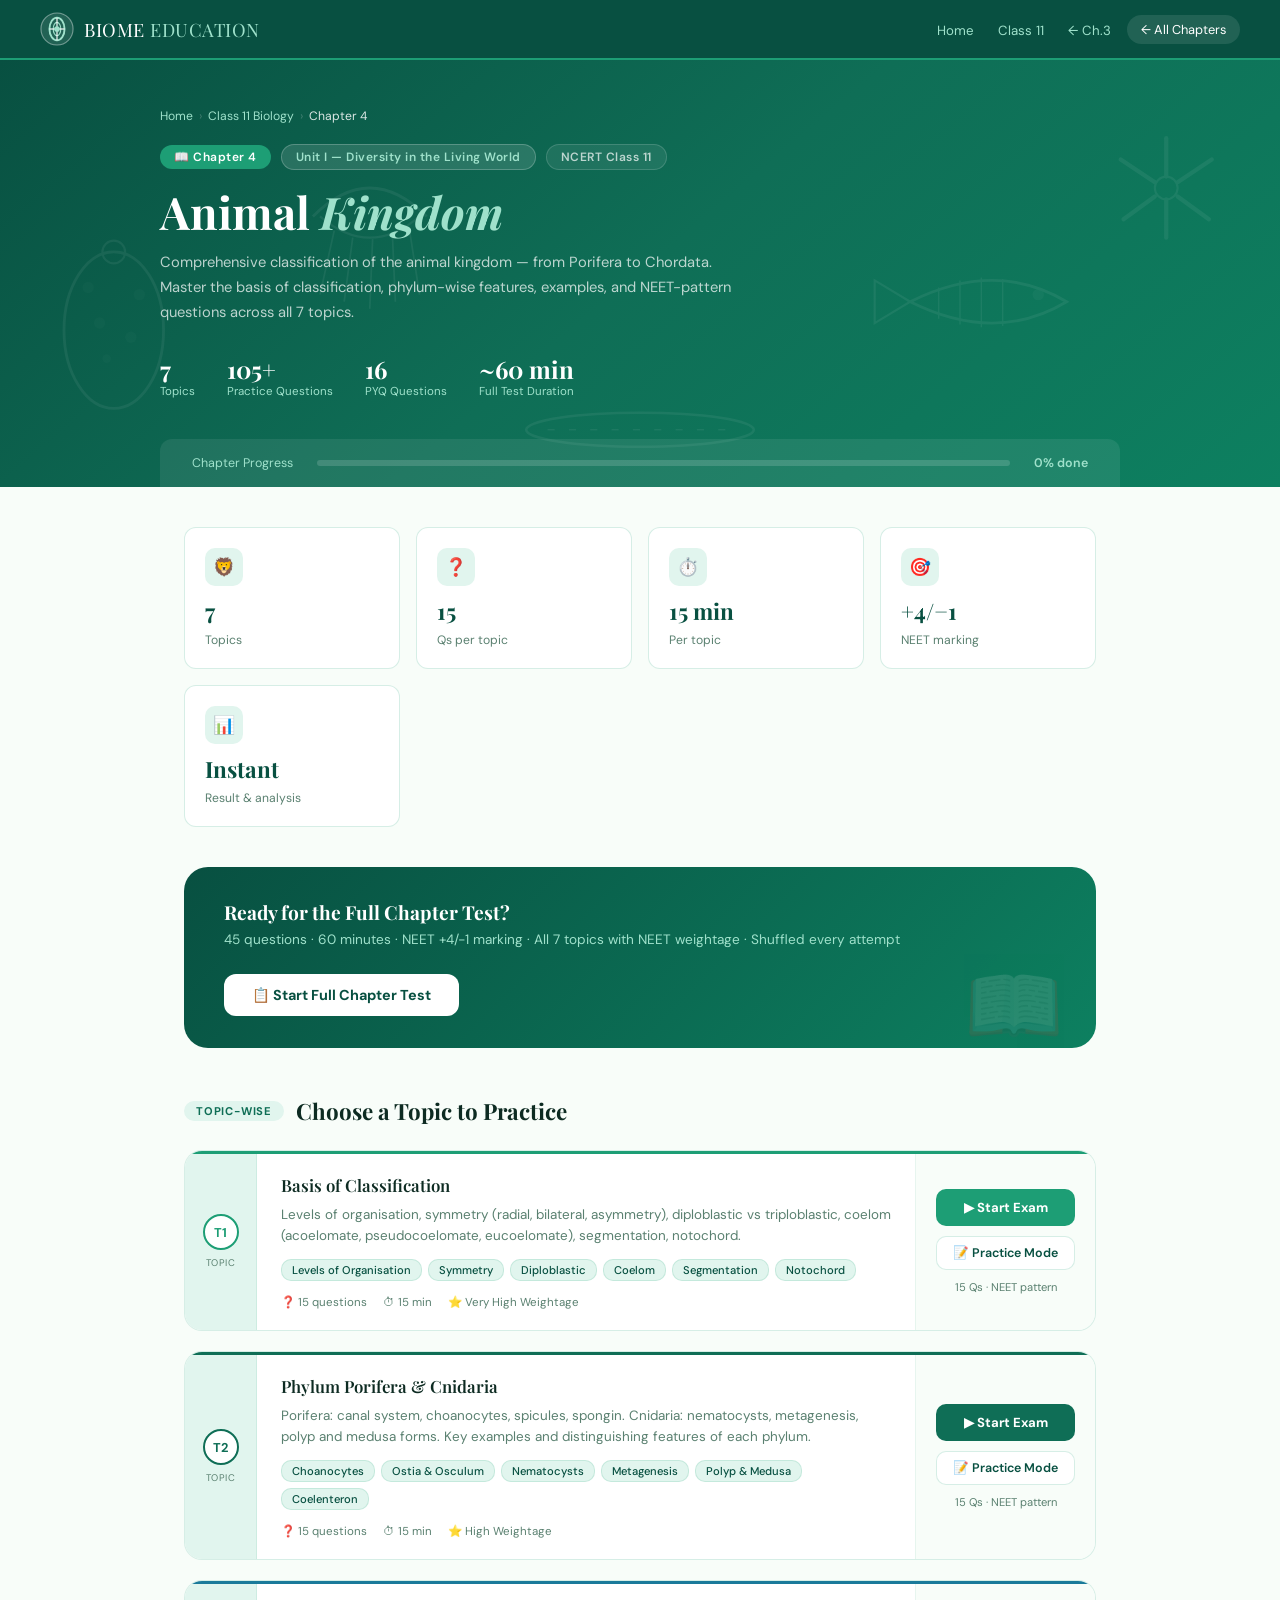
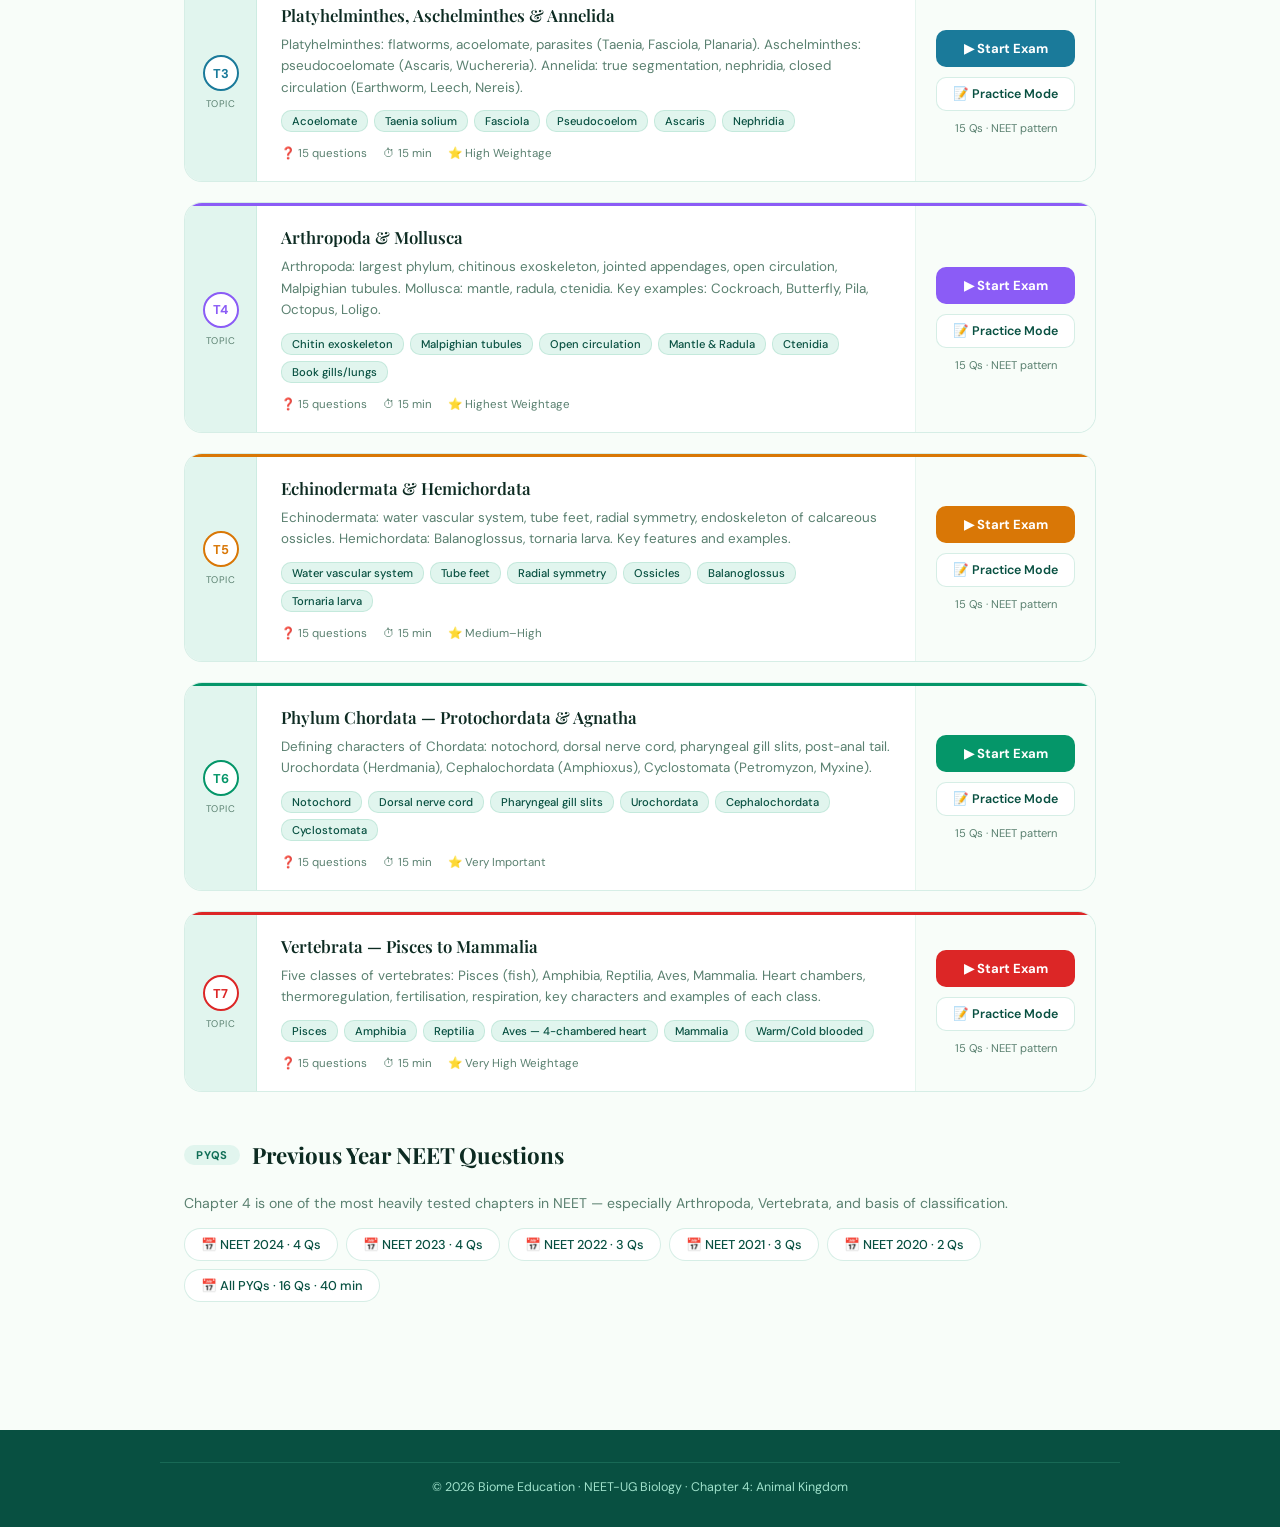
<file: Frontend/class 11/11_Chapters/chapter4.html>
<!DOCTYPE html>
<html lang="en">
<head>
  <meta charset="UTF-8"/>
  <meta name="viewport" content="width=device-width, initial-scale=1.0"/>
  <title>Chapter 4: Animal Kingdom — Biome Education</title>
  <link rel="stylesheet" href="chapter1.css"/>
</head>
<body>

  <nav>
    <a class="nav-brand" href="index.html">
      <svg class="nav-logo-icon" viewBox="0 0 36 36" xmlns="http://www.w3.org/2000/svg">
        <circle cx="18" cy="18" r="17" fill="rgba(255,255,255,0.1)" stroke="rgba(255,255,255,0.4)" stroke-width="1.2"/>
        <ellipse cx="18" cy="18" rx="8" ry="12" fill="none" stroke="#9FE1CB" stroke-width="2"/>
        <ellipse cx="18" cy="18" rx="4" ry="7" fill="none" stroke="#9FE1CB" stroke-width="1.2"/>
        <line x1="18" y1="6" x2="18" y2="30" stroke="#fff" stroke-width="1.2"/>
        <line x1="10" y1="18" x2="26" y2="18" stroke="#fff" stroke-width="1.2"/>
        <circle cx="18" cy="18" r="3" fill="#9FE1CB"/>
      </svg>
      <span class="nav-brand-name">BIOME <span>EDUCATION</span></span>
    </a>
    <div class="nav-right">
      <ul class="nav-links">
        <li><a href="index.html">Home</a></li>
        <li><a href="class11.html">Class 11</a></li>
        <li><a href="chapter3.html">← Ch.3</a></li>
      </ul>
      <a class="nav-back" href="class11.html">← All Chapters</a>
    </div>
  </nav>

  <div class="chapter-hero">
    <svg class="hero-bg-decor" viewBox="0 0 900 320" xmlns="http://www.w3.org/2000/svg" preserveAspectRatio="xMidYMid slice" width="100%" height="100%">
      <!-- Sponge (Porifera) -->
      <ellipse cx="80" cy="200" rx="35" ry="55" fill="none" stroke="#fff" stroke-width="2"/>
      <circle cx="80" cy="145" r="8" fill="none" stroke="#fff" stroke-width="1.5"/>
      <circle cx="62" cy="170" r="4" fill="#fff" opacity="0.3"/>
      <circle cx="98" cy="175" r="4" fill="#fff" opacity="0.3"/>
      <circle cx="70" cy="195" r="4" fill="#fff" opacity="0.3"/>
      <circle cx="92" cy="205" r="4" fill="#fff" opacity="0.3"/>
      <circle cx="75" cy="220" r="3" fill="#fff" opacity="0.3"/>
      <!-- Jellyfish (Cnidaria) -->
      <path d="M220 120 Q260 80 300 120" fill="none" stroke="#fff" stroke-width="2"/>
      <path d="M225 120 Q260 150 295 120" fill="none" stroke="#fff" stroke-width="1.5"/>
      <line x1="235" y1="130" x2="225" y2="175" stroke="#fff" stroke-width="1.2"/>
      <line x1="248" y1="135" x2="242" y2="180" stroke="#fff" stroke-width="1.2"/>
      <line x1="262" y1="136" x2="260" y2="185" stroke="#fff" stroke-width="1.2"/>
      <line x1="276" y1="135" x2="278" y2="180" stroke="#fff" stroke-width="1.2"/>
      <line x1="288" y1="130" x2="295" y2="175" stroke="#fff" stroke-width="1.2"/>
      <!-- Earthworm (Annelida) segmentation -->
      <ellipse cx="450" cy="270" rx="80" ry="12" fill="none" stroke="#fff" stroke-width="1.8"/>
      <line x1="385" y1="270" x2="390" y2="270" stroke="#fff" stroke-width="1"/>
      <line x1="400" y1="270" x2="405" y2="270" stroke="#fff" stroke-width="1"/>
      <line x1="415" y1="270" x2="420" y2="270" stroke="#fff" stroke-width="1"/>
      <line x1="430" y1="270" x2="435" y2="270" stroke="#fff" stroke-width="1"/>
      <line x1="445" y1="270" x2="450" y2="270" stroke="#fff" stroke-width="1"/>
      <line x1="460" y1="270" x2="465" y2="270" stroke="#fff" stroke-width="1"/>
      <line x1="475" y1="270" x2="480" y2="270" stroke="#fff" stroke-width="1"/>
      <line x1="490" y1="270" x2="495" y2="270" stroke="#fff" stroke-width="1"/>
      <line x1="505" y1="270" x2="510" y2="270" stroke="#fff" stroke-width="1"/>
      <!-- Fish (Chordata) -->
      <path d="M640 180 Q700 150 750 180 Q700 210 640 180Z" fill="none" stroke="#fff" stroke-width="2"/>
      <path d="M640 180 L615 165 L615 195 Z" fill="none" stroke="#fff" stroke-width="1.5"/>
      <circle cx="730" cy="175" r="4" fill="#fff" opacity="0.5"/>
      <line x1="660" y1="170" x2="660" y2="192" stroke="#fff" stroke-width="1"/>
      <line x1="675" y1="165" x2="675" y2="196" stroke="#fff" stroke-width="1"/>
      <line x1="690" y1="163" x2="690" y2="198" stroke="#fff" stroke-width="1"/>
      <line x1="705" y1="164" x2="705" y2="197" stroke="#fff" stroke-width="1"/>
      <!-- Starfish (Echinodermata) -->
      <circle cx="820" cy="100" r="8" fill="none" stroke="#fff" stroke-width="1.5"/>
      <line x1="820" y1="92" x2="820" y2="65" stroke="#fff" stroke-width="3" stroke-linecap="round"/>
      <line x1="820" y1="108" x2="820" y2="135" stroke="#fff" stroke-width="3" stroke-linecap="round"/>
      <line x1="812" y1="96" x2="788" y2="80" stroke="#fff" stroke-width="3" stroke-linecap="round"/>
      <line x1="828" y1="96" x2="852" y2="80" stroke="#fff" stroke-width="3" stroke-linecap="round"/>
      <line x1="812" y1="106" x2="790" y2="122" stroke="#fff" stroke-width="3" stroke-linecap="round"/>
      <line x1="828" y1="106" x2="850" y2="122" stroke="#fff" stroke-width="3" stroke-linecap="round"/>
    </svg>

    <div class="hero-inner">
      <div class="breadcrumb">
        <a href="index.html">Home</a><span class="sep">›</span>
        <a href="class11.html">Class 11 Biology</a><span class="sep">›</span>
        <span style="color:rgba(255,255,255,0.85);">Chapter 4</span>
      </div>
      <div class="chapter-badge-row">
        <span class="ch-badge chapter-num">📖 Chapter 4</span>
        <span class="ch-badge unit">Unit I — Diversity in the Living World</span>
        <span class="ch-badge ncert">NCERT Class 11</span>
      </div>
      <h1 class="chapter-hero-title">Animal <em>Kingdom</em></h1>
      <p class="chapter-hero-desc">
        Comprehensive classification of the animal kingdom — from Porifera to Chordata. Master the basis of classification, phylum-wise features, examples, and NEET-pattern questions across all 7 topics.
      </p>
      <div class="hero-quick-stats">
        <div class="hqs"><span class="hqs-num">7</span><span class="hqs-lbl">Topics</span></div>
        <div class="hqs"><span class="hqs-num">105+</span><span class="hqs-lbl">Practice Questions</span></div>
        <div class="hqs"><span class="hqs-num">16</span><span class="hqs-lbl">PYQ Questions</span></div>
        <div class="hqs"><span class="hqs-num">~60 min</span><span class="hqs-lbl">Full Test Duration</span></div>
      </div>
    </div>
    <div class="chapter-progress-strip">
      <span class="progress-label">Chapter Progress</span>
      <div class="progress-bar-outer"><div class="progress-bar-inner" id="chapter-progress"></div></div>
      <span class="progress-pct" id="progress-pct">0% done</span>
    </div>
  </div>

  <main class="page-body">

    <div class="overview-row">
      <div class="overview-card"><div class="ov-icon">🦁</div><div class="ov-num">7</div><div class="ov-lbl">Topics</div></div>
      <div class="overview-card"><div class="ov-icon">❓</div><div class="ov-num">15</div><div class="ov-lbl">Qs per topic</div></div>
      <div class="overview-card"><div class="ov-icon">⏱️</div><div class="ov-num">15 min</div><div class="ov-lbl">Per topic</div></div>
      <div class="overview-card"><div class="ov-icon">🎯</div><div class="ov-num">+4/−1</div><div class="ov-lbl">NEET marking</div></div>
      <div class="overview-card"><div class="ov-icon">📊</div><div class="ov-num">Instant</div><div class="ov-lbl">Result & analysis</div></div>
    </div>

    <div class="full-chapter-banner">
      <div class="fcb-text">
        <h3>Ready for the Full Chapter Test?</h3>
        <p>45 questions · 60 minutes · NEET +4/−1 marking · All 7 topics with NEET weightage · Shuffled every attempt</p>
      </div>
      <button class="btn-full-chapter" onclick="openExamModal('Full Chapter Test — Animal Kingdom', 45, 60, 'full')">📋 Start Full Chapter Test</button>
    </div>

    <div class="section-label">
      <span class="section-tag">Topic-wise</span>
      <h2 class="section-title">Choose a Topic to Practice</h2>
    </div>

    <div class="topics-list">

      <div class="topic-card" style="--topic-color:#1D9E75;">
        <div class="topic-card-inner">
          <div class="topic-number-col"><div class="topic-num-badge">T1</div><div class="topic-num-label">Topic</div></div>
          <div class="topic-content">
            <div class="topic-title">Basis of Classification</div>
            <div class="topic-desc">Levels of organisation, symmetry (radial, bilateral, asymmetry), diploblastic vs triploblastic, coelom (acoelomate, pseudocoelomate, eucoelomate), segmentation, notochord.</div>
            <div class="topic-subtopics">
              <span class="subtopic-chip">Levels of Organisation</span><span class="subtopic-chip">Symmetry</span><span class="subtopic-chip">Diploblastic</span>
              <span class="subtopic-chip">Coelom</span><span class="subtopic-chip">Segmentation</span><span class="subtopic-chip">Notochord</span>
            </div>
            <div class="topic-meta-row">
              <span class="topic-meta-item">❓ 15 questions</span>
              <span class="topic-meta-item">⏱ 15 min</span>
              <span class="topic-meta-item">⭐ Very High Weightage</span>
            </div>
          </div>
          <div class="topic-action-col">
            <button class="btn-start-exam" onclick="openExamModal('Basis of Classification', 15, 15, 'topic-1')">▶ Start Exam</button>
            <button class="btn-practice" onclick="openExamModal('Basis of Classification — Practice', 15, 30, 'topic-1')">📝 Practice Mode</button>
            <div class="topic-qs-count">15 Qs · NEET pattern</div>
          </div>
        </div>
      </div>

      <div class="topic-card" style="--topic-color:#0F6E56;">
        <div class="topic-card-inner">
          <div class="topic-number-col"><div class="topic-num-badge">T2</div><div class="topic-num-label">Topic</div></div>
          <div class="topic-content">
            <div class="topic-title">Phylum Porifera & Cnidaria</div>
            <div class="topic-desc">Porifera: canal system, choanocytes, spicules, spongin. Cnidaria: nematocysts, metagenesis, polyp and medusa forms. Key examples and distinguishing features of each phylum.</div>
            <div class="topic-subtopics">
              <span class="subtopic-chip">Choanocytes</span><span class="subtopic-chip">Ostia & Osculum</span><span class="subtopic-chip">Nematocysts</span>
              <span class="subtopic-chip">Metagenesis</span><span class="subtopic-chip">Polyp & Medusa</span><span class="subtopic-chip">Coelenteron</span>
            </div>
            <div class="topic-meta-row">
              <span class="topic-meta-item">❓ 15 questions</span>
              <span class="topic-meta-item">⏱ 15 min</span>
              <span class="topic-meta-item">⭐ High Weightage</span>
            </div>
          </div>
          <div class="topic-action-col">
            <button class="btn-start-exam" onclick="openExamModal('Phylum Porifera & Cnidaria', 15, 15, 'topic-2')">▶ Start Exam</button>
            <button class="btn-practice" onclick="openExamModal('Porifera & Cnidaria — Practice', 15, 30, 'topic-2')">📝 Practice Mode</button>
            <div class="topic-qs-count">15 Qs · NEET pattern</div>
          </div>
        </div>
      </div>

      <div class="topic-card" style="--topic-color:#1a7a9a;">
        <div class="topic-card-inner">
          <div class="topic-number-col"><div class="topic-num-badge">T3</div><div class="topic-num-label">Topic</div></div>
          <div class="topic-content">
            <div class="topic-title">Platyhelminthes, Aschelminthes & Annelida</div>
            <div class="topic-desc">Platyhelminthes: flatworms, acoelomate, parasites (Taenia, Fasciola, Planaria). Aschelminthes: pseudocoelomate (Ascaris, Wuchereria). Annelida: true segmentation, nephridia, closed circulation (Earthworm, Leech, Nereis).</div>
            <div class="topic-subtopics">
              <span class="subtopic-chip">Acoelomate</span><span class="subtopic-chip">Taenia solium</span><span class="subtopic-chip">Fasciola</span>
              <span class="subtopic-chip">Pseudocoelom</span><span class="subtopic-chip">Ascaris</span><span class="subtopic-chip">Nephridia</span>
            </div>
            <div class="topic-meta-row">
              <span class="topic-meta-item">❓ 15 questions</span>
              <span class="topic-meta-item">⏱ 15 min</span>
              <span class="topic-meta-item">⭐ High Weightage</span>
            </div>
          </div>
          <div class="topic-action-col">
            <button class="btn-start-exam" onclick="openExamModal('Platyhelminthes, Aschelminthes & Annelida', 15, 15, 'topic-3')">▶ Start Exam</button>
            <button class="btn-practice" onclick="openExamModal('Flat/Round/Ringed worms — Practice', 15, 30, 'topic-3')">📝 Practice Mode</button>
            <div class="topic-qs-count">15 Qs · NEET pattern</div>
          </div>
        </div>
      </div>

      <div class="topic-card" style="--topic-color:#8B5CF6;">
        <div class="topic-card-inner">
          <div class="topic-number-col"><div class="topic-num-badge">T4</div><div class="topic-num-label">Topic</div></div>
          <div class="topic-content">
            <div class="topic-title">Arthropoda & Mollusca</div>
            <div class="topic-desc">Arthropoda: largest phylum, chitinous exoskeleton, jointed appendages, open circulation, Malpighian tubules. Mollusca: mantle, radula, ctenidia. Key examples: Cockroach, Butterfly, Pila, Octopus, Loligo.</div>
            <div class="topic-subtopics">
              <span class="subtopic-chip">Chitin exoskeleton</span><span class="subtopic-chip">Malpighian tubules</span><span class="subtopic-chip">Open circulation</span>
              <span class="subtopic-chip">Mantle & Radula</span><span class="subtopic-chip">Ctenidia</span><span class="subtopic-chip">Book gills/lungs</span>
            </div>
            <div class="topic-meta-row">
              <span class="topic-meta-item">❓ 15 questions</span>
              <span class="topic-meta-item">⏱ 15 min</span>
              <span class="topic-meta-item">⭐ Highest Weightage</span>
            </div>
          </div>
          <div class="topic-action-col">
            <button class="btn-start-exam" onclick="openExamModal('Arthropoda & Mollusca', 15, 15, 'topic-4')">▶ Start Exam</button>
            <button class="btn-practice" onclick="openExamModal('Arthropoda & Mollusca — Practice', 15, 30, 'topic-4')">📝 Practice Mode</button>
            <div class="topic-qs-count">15 Qs · NEET pattern</div>
          </div>
        </div>
      </div>

      <div class="topic-card" style="--topic-color:#D97706;">
        <div class="topic-card-inner">
          <div class="topic-number-col"><div class="topic-num-badge">T5</div><div class="topic-num-label">Topic</div></div>
          <div class="topic-content">
            <div class="topic-title">Echinodermata & Hemichordata</div>
            <div class="topic-desc">Echinodermata: water vascular system, tube feet, radial symmetry, endoskeleton of calcareous ossicles. Hemichordata: Balanoglossus, tornaria larva. Key features and examples.</div>
            <div class="topic-subtopics">
              <span class="subtopic-chip">Water vascular system</span><span class="subtopic-chip">Tube feet</span><span class="subtopic-chip">Radial symmetry</span>
              <span class="subtopic-chip">Ossicles</span><span class="subtopic-chip">Balanoglossus</span><span class="subtopic-chip">Tornaria larva</span>
            </div>
            <div class="topic-meta-row">
              <span class="topic-meta-item">❓ 15 questions</span>
              <span class="topic-meta-item">⏱ 15 min</span>
              <span class="topic-meta-item">⭐ Medium–High</span>
            </div>
          </div>
          <div class="topic-action-col">
            <button class="btn-start-exam" onclick="openExamModal('Echinodermata & Hemichordata', 15, 15, 'topic-5')">▶ Start Exam</button>
            <button class="btn-practice" onclick="openExamModal('Echinodermata & Hemichordata — Practice', 15, 30, 'topic-5')">📝 Practice Mode</button>
            <div class="topic-qs-count">15 Qs · NEET pattern</div>
          </div>
        </div>
      </div>

      <div class="topic-card" style="--topic-color:#059669;">
        <div class="topic-card-inner">
          <div class="topic-number-col"><div class="topic-num-badge">T6</div><div class="topic-num-label">Topic</div></div>
          <div class="topic-content">
            <div class="topic-title">Phylum Chordata — Protochordata & Agnatha</div>
            <div class="topic-desc">Defining characters of Chordata: notochord, dorsal nerve cord, pharyngeal gill slits, post-anal tail. Urochordata (Herdmania), Cephalochordata (Amphioxus), Cyclostomata (Petromyzon, Myxine).</div>
            <div class="topic-subtopics">
              <span class="subtopic-chip">Notochord</span><span class="subtopic-chip">Dorsal nerve cord</span><span class="subtopic-chip">Pharyngeal gill slits</span>
              <span class="subtopic-chip">Urochordata</span><span class="subtopic-chip">Cephalochordata</span><span class="subtopic-chip">Cyclostomata</span>
            </div>
            <div class="topic-meta-row">
              <span class="topic-meta-item">❓ 15 questions</span>
              <span class="topic-meta-item">⏱ 15 min</span>
              <span class="topic-meta-item">⭐ Very Important</span>
            </div>
          </div>
          <div class="topic-action-col">
            <button class="btn-start-exam" onclick="openExamModal('Phylum Chordata — Protochordata & Agnatha', 15, 15, 'topic-6')">▶ Start Exam</button>
            <button class="btn-practice" onclick="openExamModal('Chordata Protochordata — Practice', 15, 30, 'topic-6')">📝 Practice Mode</button>
            <div class="topic-qs-count">15 Qs · NEET pattern</div>
          </div>
        </div>
      </div>

      <div class="topic-card" style="--topic-color:#DC2626;">
        <div class="topic-card-inner">
          <div class="topic-number-col"><div class="topic-num-badge">T7</div><div class="topic-num-label">Topic</div></div>
          <div class="topic-content">
            <div class="topic-title">Vertebrata — Pisces to Mammalia</div>
            <div class="topic-desc">Five classes of vertebrates: Pisces (fish), Amphibia, Reptilia, Aves, Mammalia. Heart chambers, thermoregulation, fertilisation, respiration, key characters and examples of each class.</div>
            <div class="topic-subtopics">
              <span class="subtopic-chip">Pisces</span><span class="subtopic-chip">Amphibia</span><span class="subtopic-chip">Reptilia</span>
              <span class="subtopic-chip">Aves — 4-chambered heart</span><span class="subtopic-chip">Mammalia</span><span class="subtopic-chip">Warm/Cold blooded</span>
            </div>
            <div class="topic-meta-row">
              <span class="topic-meta-item">❓ 15 questions</span>
              <span class="topic-meta-item">⏱ 15 min</span>
              <span class="topic-meta-item">⭐ Very High Weightage</span>
            </div>
          </div>
          <div class="topic-action-col">
            <button class="btn-start-exam" onclick="openExamModal('Vertebrata — Pisces to Mammalia', 15, 15, 'topic-7')">▶ Start Exam</button>
            <button class="btn-practice" onclick="openExamModal('Vertebrata — Practice', 15, 30, 'topic-7')">📝 Practice Mode</button>
            <div class="topic-qs-count">15 Qs · NEET pattern</div>
          </div>
        </div>
      </div>

    </div>

    <div class="pyq-section">
      <div class="section-label">
        <span class="section-tag">PYQs</span>
        <h2 class="section-title">Previous Year NEET Questions</h2>
      </div>
      <p style="font-size:0.88rem;color:var(--text-muted);margin-bottom:0.75rem;">Chapter 4 is one of the most heavily tested chapters in NEET — especially Arthropoda, Vertebrata, and basis of classification.</p>
      <div class="pyq-chips">
        <div class="pyq-chip" onclick="openExamModal('NEET 2024 — Ch.4 PYQs', 4, 15, 'pyq-2024')">📅 NEET 2024 · 4 Qs</div>
        <div class="pyq-chip" onclick="openExamModal('NEET 2023 — Ch.4 PYQs', 4, 15, 'pyq-2023')">📅 NEET 2023 · 4 Qs</div>
        <div class="pyq-chip" onclick="openExamModal('NEET 2022 — Ch.4 PYQs', 3, 10, 'pyq-2022')">📅 NEET 2022 · 3 Qs</div>
        <div class="pyq-chip" onclick="openExamModal('NEET 2021 — Ch.4 PYQs', 3, 10, 'pyq-2021')">📅 NEET 2021 · 3 Qs</div>
        <div class="pyq-chip" onclick="openExamModal('NEET 2020 — Ch.4 PYQs', 2, 10, 'pyq-2020')">📅 NEET 2020 · 2 Qs</div>
        <div class="pyq-chip" onclick="openExamModal('All PYQs — Ch.4 (2020–2024)', 16, 40, 'pyq-all')">📅 All PYQs · 16 Qs · 40 min</div>
      </div>
    </div>

  </main>

  <footer>
    <div class="footer-bottom">© 2026 Biome Education · NEET-UG Biology · Chapter 4: Animal Kingdom</div>
  </footer>

  <!-- CONFIRM MODAL -->
  <div class="modal-overlay" id="confirm-modal" onclick="handleOverlayClick(event)">
    <div class="modal-box">
      <div class="modal-header">
        <div class="modal-header-text">
          <h3 id="modal-topic-title">Topic Test</h3>
          <p>Chapter 4 · Animal Kingdom · Class 11</p>
        </div>
        <button class="modal-close" onclick="closeConfirm()">✕</button>
      </div>
      <div class="modal-body">
        <div class="modal-info-grid">
          <div class="modal-info-card"><div class="mic-num" id="modal-q-count">15</div><div class="mic-lbl">Questions</div></div>
          <div class="modal-info-card"><div class="mic-num" id="modal-duration">15 min</div><div class="mic-lbl">Time Limit</div></div>
          <div class="modal-info-card"><div class="mic-num">+4</div><div class="mic-lbl">Correct</div></div>
          <div class="modal-info-card"><div class="mic-num" style="color:#c0392b;">−1</div><div class="mic-lbl">Wrong</div></div>
        </div>
        <ul class="modal-rules">
          <li><span class="rule-dot">📌</span>Timer cannot be paused. Auto-submits when time runs out.</li>
          <li><span class="rule-dot">🔒</span>Do not refresh — progress will be lost.</li>
          <li><span class="rule-dot">✅</span>Navigate freely and change answers before submitting.</li>
          <li><span class="rule-dot">📊</span>Instant detailed result with explanations after submission.</li>
        </ul>
      </div>
      <div class="modal-footer">
        <button class="btn-modal-cancel" onclick="closeConfirm()">Cancel</button>
        <button class="btn-modal-start" id="btn-modal-start" onclick="launchQuiz()">▶ Start Test Now</button>
      </div>
    </div>
  </div>

  <!-- QUIZ OVERLAY -->
  <div id="quiz-overlay" style="display:none;position:fixed;inset:0;background:#f8fdf9;z-index:500;overflow-y:auto;">
    <style>
      .qo-nav{position:sticky;top:0;background:#085041;display:flex;align-items:center;justify-content:space-between;padding:0 1.5rem;height:56px;z-index:10;gap:1rem;}
      .qo-title{font-family:'Playfair Display',serif;color:#fff;font-size:1rem;white-space:nowrap;overflow:hidden;text-overflow:ellipsis;flex:1;}
      .qo-timer{background:rgba(255,255,255,0.15);color:#fff;padding:5px 16px;border-radius:20px;font-size:.88rem;font-weight:700;font-family:monospace;white-space:nowrap;}
      .qo-timer.danger{background:rgba(192,57,43,0.6);}
      .qo-exit{background:rgba(255,255,255,0.1);border:none;color:#9FE1CB;padding:6px 14px;border-radius:16px;font-size:.78rem;cursor:pointer;font-family:'DM Sans',sans-serif;white-space:nowrap;}
      .qo-exit:hover{background:rgba(255,255,255,.18);}
      .qo-progress{height:4px;background:#d0f0e4;}
      .qo-progress-bar{height:4px;background:#1D9E75;transition:width 0.3s;}
      .qo-body{max-width:760px;margin:0 auto;padding:2rem 1.5rem 4rem;}
      .qo-qnum{font-size:.75rem;color:#5a8070;letter-spacing:.5px;margin-bottom:.5rem;}
      .qo-qtext{font-size:1.05rem;font-weight:600;color:#0d2b22;line-height:1.65;margin-bottom:1.5rem;}
      .qo-options{display:flex;flex-direction:column;gap:.65rem;margin-bottom:1.75rem;}
      .qo-opt{display:flex;align-items:center;gap:12px;padding:.85rem 1.1rem;border:1.5px solid rgba(29,158,117,.2);border-radius:10px;cursor:pointer;transition:all .18s;font-size:.92rem;color:#2f5045;background:#fff;}
      .qo-opt:hover{border-color:#1D9E75;background:#E1F5EE;}
      .qo-opt.selected{border-color:#1D9E75;background:#E1F5EE;color:#085041;font-weight:500;}
      .qo-key{width:30px;height:30px;border-radius:50%;background:rgba(29,158,117,.1);display:flex;align-items:center;justify-content:center;font-size:.78rem;font-weight:700;color:#0F6E56;flex-shrink:0;}
      .qo-opt.selected .qo-key{background:#1D9E75;color:#fff;}
      .qo-nav-btns{display:flex;justify-content:space-between;align-items:center;gap:.75rem;}
      .qo-btn{padding:9px 20px;border-radius:8px;border:none;font-size:.88rem;font-weight:600;cursor:pointer;font-family:'DM Sans',sans-serif;transition:all .18s;}
      .qo-btn-prev{background:#fff;border:1.5px solid rgba(29,158,117,.2);color:#5a8070;}
      .qo-btn-prev:hover{background:#E1F5EE;}
      .qo-btn-prev:disabled{opacity:.3;cursor:not-allowed;}
      .qo-btn-next{background:#1D9E75;color:#fff;}
      .qo-btn-next:hover{background:#085041;}
      .qo-btn-submit{background:#c0392b;color:#fff;}
      .qo-btn-submit:hover{background:#a93226;}
      .qo-dots{display:flex;flex-wrap:wrap;gap:6px;padding:1rem 1.5rem;background:#fff;border-top:1px solid rgba(29,158,117,.12);border-bottom:1px solid rgba(29,158,117,.12);}
      .qo-dot{width:30px;height:30px;border-radius:6px;display:flex;align-items:center;justify-content:center;font-size:.72rem;font-weight:600;cursor:pointer;border:1.5px solid rgba(29,158,117,.2);background:#fff;color:#5a8070;transition:all .15s;}
      .qo-dot.answered{background:#E1F5EE;border-color:#5DCAA5;color:#085041;}
      .qo-dot.current{background:#1D9E75;border-color:#1D9E75;color:#fff;}
      .qo-result{max-width:760px;margin:0 auto;padding:2rem 1.5rem 4rem;}
      .result-grade-card{border-radius:18px;overflow:hidden;margin-bottom:1.5rem;box-shadow:0 8px 32px rgba(8,80,65,.12);}
      .result-grade-header{padding:2rem;text-align:center;}
      .result-grade-emoji{font-size:3rem;margin-bottom:.5rem;}
      .result-grade-title{font-family:'Playfair Display',serif;font-size:1.5rem;color:#fff;margin-bottom:4px;}
      .result-grade-sub{font-size:.88rem;color:rgba(255,255,255,.8);}
      .result-score-row{display:grid;grid-template-columns:repeat(4,1fr);gap:1px;background:rgba(29,158,117,.15);}
      .result-score-cell{background:#fff;padding:1rem;text-align:center;}
      .rsc-num{font-size:1.5rem;font-weight:700;font-family:'Playfair Display',serif;}
      .rsc-lbl{font-size:.7rem;color:#5a8070;margin-top:2px;}
      .result-review-title{font-family:'Playfair Display',serif;font-size:1.1rem;color:#0d2b22;margin:1.5rem 0 1rem;}
      .review-item{border:1px solid rgba(29,158,117,.15);border-radius:12px;overflow:hidden;margin-bottom:.85rem;}
      .review-q{padding:.85rem 1rem;font-size:.88rem;font-weight:600;color:#0d2b22;line-height:1.5;}
      .review-q.correct-bg{background:#E1F5EE;}
      .review-q.wrong-bg{background:#fdecea;}
      .review-q.skip-bg{background:#f5f5f5;}
      .review-detail{padding:.75rem 1rem;background:#fff;font-size:.82rem;color:#5a8070;line-height:1.55;}
      .review-correct{color:#1D9E75;font-weight:600;}
      .review-wrong{color:#c0392b;font-weight:600;}
      .review-exp{border-top:1px dashed rgba(29,158,117,.2);padding-top:.55rem;margin-top:.45rem;font-style:italic;}
      .qo-retake-row{display:flex;gap:.75rem;flex-wrap:wrap;margin-top:1.5rem;}
      .btn-retake{padding:11px 24px;background:#1D9E75;color:#fff;border:none;border-radius:10px;font-size:.9rem;font-weight:700;cursor:pointer;font-family:'DM Sans',sans-serif;}
      .btn-retake:hover{background:#085041;}
      .btn-back-ch{padding:11px 24px;background:#fff;color:#085041;border:1.5px solid rgba(29,158,117,.3);border-radius:10px;font-size:.9rem;font-weight:600;cursor:pointer;font-family:'DM Sans',sans-serif;}
      .btn-back-ch:hover{background:#E1F5EE;}
      @keyframes fadeInUp{from{opacity:0;transform:translateY(14px)}to{opacity:1;transform:translateY(0)}}
      .qo-body,.qo-result{animation:fadeInUp 0.3s ease;}
    </style>
    <div class="qo-nav">
      <div class="qo-title" id="qo-title">Quiz</div>
      <div class="qo-timer" id="qo-timer">15:00</div>
      <button class="qo-exit" onclick="confirmExit()">✕ Exit</button>
    </div>
    <div class="qo-progress"><div class="qo-progress-bar" id="qo-pbar" style="width:0%"></div></div>
    <div class="qo-dots" id="qo-dots"></div>
    <div class="qo-body" id="qo-question-area">
      <div class="qo-qnum" id="qo-qnum">Question 1 of 15</div>
      <div class="qo-qtext" id="qo-qtext"></div>
      <div class="qo-options" id="qo-options"></div>
      <div class="qo-nav-btns">
        <button class="qo-btn qo-btn-prev" id="qo-prev" onclick="goQ(-1)">← Prev</button>
        <button class="qo-btn qo-btn-submit" onclick="confirmSubmit()">Submit Test</button>
        <button class="qo-btn qo-btn-next" id="qo-next" onclick="goQ(1)">Next →</button>
      </div>
    </div>
    <div class="qo-result" id="qo-result-area" style="display:none;"></div>
  </div>

  <script>
  var QUESTION_BANK = {

  'topic-1': [
    {q:"The simplest level of organisation found in some animals like sponges is:",opts:["Tissue level","Organ level","Cellular level","Organ system level"],ans:2,exp:"Sponges (Porifera) show the cellular level of organisation — cells are arranged but do not form true tissues. Cnidaria shows tissue level; Platyhelminthes and above show organ level; most higher animals show organ system level."},
    {q:"Radial symmetry means any plane passing through the central axis divides the animal into:",opts:["Unequal halves","Two equal halves only on one axis","Equal halves (any plane through the central axis)","No equal halves"],ans:2,exp:"Radially symmetrical animals can be divided into two equal halves by any plane passing through the central axis. Examples: Coelenterata (Hydra, jellyfish), Ctenophora, adult Echinoderms (starfish). They are typically sessile or slow-moving."},
    {q:"Bilateral symmetry means the animal can be divided into equal halves by:",opts:["Any plane","Two planes","Only one specific plane (sagittal plane) into left and right mirror-image halves","No plane"],ans:2,exp:"Bilaterally symmetrical animals have only one plane of symmetry — the sagittal (median) plane divides the body into right and left mirror-image halves. Examples: All higher animals (Platyhelminthes to Mammalia). Bilateral symmetry is associated with active, directional movement."},
    {q:"Diploblastic animals have how many germ layers?",opts:["One","Two (ectoderm and endoderm only — no mesoderm)","Three","Four"],ans:1,exp:"Diploblastic animals have two embryonic germ layers: ectoderm (outer) and endoderm (inner). Between them is a non-cellular jelly-like mesoglea. Examples: Porifera and Cnidaria (Coelenterata). All other animals (Platyhelminthes and above) are triploblastic (ectoderm + mesoderm + endoderm)."},
    {q:"Animals without a body cavity (coelom) are called:",opts:["Eucoelomates","Pseudocoelomates","Acoelomates","Haemocoelomates"],ans:2,exp:"Acoelomates have no body cavity — the space between body wall and gut is filled with mesenchyme (parenchyma cells). Examples: Platyhelminthes (Planaria, Taenia, Fasciola). Pseudocoelomates have a false coelom (not lined by mesoderm) — Aschelminthes/Nematoda (Ascaris)."},
    {q:"A true coelom (eucoelomate) is body cavity that is:",opts:["Not lined by any tissue","Lined by mesodermal epithelium (peritoneum) on all sides","Present between ectoderm and mesoderm","Absent in all invertebrates"],ans:1,exp:"True coelom (eucoelomate): body cavity completely lined by mesodermal epithelium (peritoneum). Found in: Annelida, Mollusca, Arthropoda, Echinodermata, Chordata. The coelom allows organ development and movement independent of the body wall."},
    {q:"Segmentation (metamerism) is found in which phyla?",opts:["Porifera and Cnidaria","Annelida, Arthropoda (and Chordata — vertebral column)","Mollusca and Echinodermata","Platyhelminthes only"],ans:1,exp:"Metamerism (serial repetition of body segments): Annelida (earthworm — most clearly segmented), Arthropoda (tagmatisation — segments fused into regions), and Chordata (vertebral column, ribs). In Arthropoda, segments are not identical — they form head, thorax, abdomen."},
    {q:"The notochord is a flexible rod-like structure found at some stage in:",opts:["All invertebrates","Only fish","All chordates (Urochordata, Cephalochordata, Vertebrata)","Only vertebrates"],ans:2,exp:"Notochord is present in all chordates at some stage of life: in Urochordata (only in larval tail), Cephalochordata (entire life), Vertebrata (in embryo — replaced by vertebral column in most adults). The notochord provides support and is a defining character of phylum Chordata."},
    {q:"Which of the following animals is asymmetrical?",opts:["Starfish","Hydra","Most adult sponges (Porifera)","Earthworm"],ans:2,exp:"Most adult sponges (Porifera) are asymmetrical — they have no definite plane of symmetry. Their irregular, branching growth forms vary with water current and substrate. Some sponges (like Sycon) may show radial symmetry, but asymmetry is most common."},
    {q:"Open circulatory system (haemocoel) is found in:",opts:["Annelida","Echinodermata","Arthropoda and Mollusca (except Cephalopods)","All invertebrates"],ans:2,exp:"Open circulatory system: blood flows through open sinuses (haemocoel) — not through closed vessels. Found in: Arthropoda (cockroach, grasshopper) and most Mollusca (Pila, oyster). Closed system: Annelida, Echinoderms, Cephalopod Mollusca (Octopus, Loligo), all Chordata."},
    {q:"Flame cells are excretory structures found in:",opts:["Annelida","Platyhelminthes (flatworms — Planaria, Taenia)","Arthropoda","Mollusca"],ans:1,exp:"Flame cells (solenocytes) are the excretory units of Platyhelminthes. Each flame cell has a tuft of cilia (the 'flame') that beats to draw water and waste into the protonephridium tubule, which then excretes it. They also regulate osmotic balance."},
    {q:"Organ of Jacobson (vomeronasal organ) is found in:",opts:["Fish","Snakes and lizards (Reptilia) — detects chemical cues","Amphibia","Birds"],ans:1,exp:"Jacobson's organ (vomeronasal organ) is a chemoreceptor found in snakes and lizards — it detects chemicals in the environment. When a snake flicks its tongue, it picks up chemical particles and delivers them to Jacobson's organ for analysis — helping in prey tracking."},
    {q:"Which is NOT a characteristic feature of Chordata?",opts:["Notochord","Dorsal hollow nerve cord","Pharyngeal gill slits","Nematocysts"],ans:3,exp:"Nematocysts are stinging cells of Cnidaria (jellyfish, Hydra) — NOT a chordate feature. Chordate features: (1) notochord, (2) dorsal hollow nerve cord (NOT a solid ventral nerve cord as in invertebrates), (3) pharyngeal gill slits, (4) post-anal tail — all present at least in embryonic stage."},
    {q:"Haemocyanin is a respiratory pigment found in the blood of:",opts:["Humans","Frogs","Some Arthropoda and Mollusca — contains copper, appears blue","Fish"],ans:2,exp:"Haemocyanin is a copper-containing respiratory pigment in the haemolymph of some arthropods (Limulus, some crustaceans) and molluscs (Octopus, Pila). It appears blue when oxygenated, colourless when deoxygenated. Haemoglobin (iron-containing, red) is found in vertebrates and some invertebrates."},
    {q:"Indirect development (with larval stage) is found in:",opts:["Humans","Most mammals","Insects (Lepidoptera — caterpillar to butterfly) and frogs (tadpole to frog)","Birds"],ans:2,exp:"Indirect development involves a morphologically different larval stage before the adult form. Examples: insects (holometabolous — egg→larva→pupa→adult; hemimetabolous — egg→nymph→adult), frogs (tadpole→frog), echinoderms (various larval stages). Direct development: most mammals, reptiles, birds."},
  ],

  'topic-2': [
    {q:"Porifera are also known as:",opts:["Sponges — filter feeders with a canal system","Flatworms","Jellyfish","Corals only"],ans:0,exp:"Porifera (Latin: pore-bearers) are commonly called sponges. They are filter feeders — water enters through ostia (pores), passes through canals lined with choanocytes, and exits through the osculum. They are sessile (attached) and mostly marine."},
    {q:"Choanocytes (collar cells) in sponges function to:",opts:["Provide structural support","Create water current and capture food particles by phagocytosis","Secrete spicules","Form the outer layer"],ans:1,exp:"Choanocytes are flagellated collar cells lining the sponge canals (spongocoel/radial canals). Their flagella beat to create water current, and the collar of microvilli traps food particles (bacteria, organic matter) that are then phagocytosed."},
    {q:"The skeleton of sponges is made of:",opts:["Bone","Chitin","Spicules (CaCO₃ or SiO₂) and/or spongin protein fibres","Cellulose"],ans:2,exp:"Sponge skeleton: calcareous spicules (CaCO₃ — in Calcarea), siliceous spicules (SiO₂ — in Hexactinellida/glass sponges), or spongin fibres (protein — in commercial bath sponges like Spongia). Euspongia/Spongia: used as natural bath sponge (only spongin skeleton)."},
    {q:"Regeneration in sponges is remarkable. Which experiment demonstrated this?",opts:["Passing sponge tissue through silk cloth — individual cells reaggregate into a new sponge (H.V. Wilson's experiment)","Cutting sponge in half","Removing the osculum","Drying the sponge"],ans:0,exp:"H.V. Wilson (1907) dissociated sponge cells by pressing through silk cloth → individual cells in seawater reaggregated and reformed a functional sponge. This demonstrated sponge cells' capacity for self-organisation and regeneration — a landmark experiment in developmental biology."},
    {q:"Which type of canal system is the most complex in sponges?",opts:["Ascon type","Sycon type","Leucon (rhagon) type — most canals and chambers, most efficient filtration","No canal system"],ans:2,exp:"Three canal system types: Ascon (simplest — Leucosolenia): straight canals, choanocytes line spongocoel. Sycon (intermediate — Sycon/Scypha): radial canals with choanocytes. Leucon/Rhagon (most complex — most sponges): many flagellated chambers, most efficient, allows largest body size."},
    {q:"Cnidarians are named because they possess:",opts:["A coelom","Nematocysts (cnidoblasts — stinging cells) used for prey capture and defence","Triploblastic organisation","Bilateral symmetry"],ans:1,exp:"Cnidaria are named for their cnidoblasts (from Greek 'knide' = nettle) — cells containing nematocysts (stinging organelles). Nematocysts have a coiled thread that is explosively discharged to inject venom or entangle prey. Each nematocyst can be used only once."},
    {q:"Which organism shows metagenesis (alternation of polyp and medusa)?",opts:["Hydra (only polyp)","Aurelia (only medusa)","Obelia — shows both polyp colony (asexual) and free-swimming medusa (sexual)","Physalia (only polyp colony)"],ans:2,exp:"Obelia shows metagenesis: colonial polyp stage (hydranths for feeding + gonozooids for reproduction) alternates with free-swimming medusa stage (sexual reproduction). Hydra has only polyp; Aurelia has both but medusa dominates; sea anemones have only polyp."},
    {q:"Coral reefs are formed by:",opts:["Sponges","Colonial anthozoans (corals — Meandrina, Favia) that secrete calcium carbonate exoskeletons","Molluscs","Echinoderms"],ans:1,exp:"Coral reefs are formed by the calcium carbonate (CaCO₃) exoskeletons secreted by colonial anthozoan polyps (order Scleractinia). Corals harbour symbiotic zooxanthellae (dinoflagellates) that provide up to 90% of their energy. Coral bleaching occurs when zooxanthellae are expelled under stress."},
    {q:"The body cavity in Cnidaria is called:",opts:["Coelom","Haemocoel","Gastrovascular cavity (coelenteron) — used for both digestion and circulation","Pseudocoelom"],ans:2,exp:"Cnidaria have a gastrovascular cavity (coelenteron or enteron) — a single central cavity with one opening (mouth/anus = hypostome in Hydra). It serves for both digestion and circulation (no separate circulatory system). This is why they were formerly called Coelenterata."},
    {q:"Portuguese Man-of-War (Physalia) is a:",opts:["Single jellyfish","Colonial cnidarian — a polymorphic colony of many polyp and medusa-like zooids","Type of sponge","Ctenophore"],ans:1,exp:"Physalia (Portuguese Man-of-War) is a colonial cnidarian — a highly polymorphic siphonophore colony. It has a gas-filled pneumatophore (float), dactylozooids (tentacles with nematocysts for prey capture), gastrozooids (feeding polyps), and gonozooids (reproduction). Not a single organism."},
    {q:"Which class of Cnidaria has NO medusa stage?",opts:["Hydrozoa","Scyphozoa","Anthozoa (sea anemones and corals — only polyp stage)","All have medusa"],ans:2,exp:"Anthozoa (sea anemones, corals, sea pens) exist only as polyps — they have no medusa stage. Hydrozoa: mostly polyp, some medusa (Obelia), some only medusa. Scyphozoa (true jellyfish — Aurelia): medusa is dominant; small polyp stage (scyphistoma) briefly present."},
    {q:"Skeleton of calcareous sponges (Calcarea) is made of:",opts:["Silica","Calcium carbonate spicules","Spongin fibres only","Chitin"],ans:1,exp:"Calcarea (e.g., Sycon, Leucosolenia) have calcareous spicules (CaCO₃). Hexactinellida (glass sponges — Euplectella/Venus's Flower Basket) have siliceous spicules (SiO₂). Demospongiae (e.g., Spongia, Spongilla) have siliceous spicules and/or spongin fibres."},
    {q:"Bioluminescence is a characteristic seen in which cnidarian?",opts:["Hydra","Obelia","Noctiluca (a dinoflagellate, not cnidarian) — among Cnidaria: some hydromedusae","Aurelia"],ans:2,exp:"Bioluminescence in Cnidaria is seen in some hydromedusae (Aequorea victoria — source of green fluorescent protein/GFP used in research) and some siphonophores. Noctiluca is a bioluminescent dinoflagellate (Protista). Aequorea victoria's GFP won the Nobel Prize in Chemistry (2008)."},
    {q:"The stinging cells of Cnidaria are primarily located in:",opts:["Epidermis (ectoderm) — mainly on tentacles and hypostome","Gastrodermis","Mesoglea","Gonads"],ans:0,exp:"Cnidoblasts (nematocyst-containing cells) are located primarily in the epidermis (ectoderm), especially concentrated on tentacles and the hypostome (area around the mouth) where prey capture occurs. Some are also present on the foot (basal disc) for attachment."},
    {q:"Gorgonia (sea fan) belongs to class:",opts:["Hydrozoa","Scyphozoa","Anthozoa","Cubozoa"],ans:2,exp:"Gorgonia (sea fan) is a colonial anthozoan — class Anthozoa. Other Anthozoa: Meandrina (brain coral), Tubipora (organ pipe coral), Adamsia (sea anemone), Pennatula (sea pen). All Anthozoa are exclusively polyp — no medusa stage."},
  ],

  'topic-3': [
    {q:"Platyhelminthes are called flatworms because they are:",opts:["They live flat on rocks","Dorsoventrally flattened, triploblastic, acoelomate","They have flat eggs","They are bilaterally flat from side to side"],ans:1,exp:"Platyhelminthes (Greek: platys = flat, helmins = worm) are dorsoventrally flattened (flat from top to bottom). They are triploblastic (3 germ layers) and acoelomate (no true body cavity). Being flat maximises surface area for diffusion — they have no circulatory or respiratory system."},
    {q:"Flame cells in Platyhelminthes are primarily involved in:",opts:["Digestion","Reproduction","Osmoregulation and excretion","Locomotion"],ans:2,exp:"Flame cells (protonephridia) in Platyhelminthes perform osmoregulation (water balance) and excretion (nitrogenous waste removal). The beating cilia create a 'flame' appearance. Waste exits through nephridiopores. This is the simplest excretory system in animals."},
    {q:"Taenia solium (pork tapeworm) causes disease in humans called:",opts:["Fascioliasis","Schistosomiasis","Taeniasis and cysticercosis","Ascariasis"],ans:2,exp:"Taenia solium causes taeniasis (adult worm in small intestine) and cysticercosis (when humans ingest eggs — cysticerci develop in muscles, brain, eyes). Neurocysticercosis (cysts in brain) is a major cause of epilepsy worldwide. Pigs are the intermediate host (cysticerci in muscle)."},
    {q:"Fasciola hepatica (liver fluke) completes its life cycle in:",opts:["Only in humans","Only in sheep","Two hosts — sheep/cattle (definitive) and freshwater snail Lymnaea (intermediate)","In water only"],ans:2,exp:"Fasciola hepatica life cycle: adult in bile duct of sheep/cattle (definitive host) → eggs in faeces → miracidium larva → Lymnaea snail (intermediate host — sporocyst, redia, cercaria stages) → metacercaria on aquatic plants → eaten by sheep → adult in liver."},
    {q:"Planaria (Dugesia) is remarkable for its ability to:",opts:["Fly","Regenerate from small body fragments — even a 1/270th piece can regenerate","Produce venom","Fix nitrogen"],ans:1,exp:"Planaria (freshwater turbellarian) has extraordinary regenerative ability — even a tiny fragment (1/279th of its body) can regenerate into a complete worm. The regeneration involves pluripotent stem cells called neoblasts. Planaria is used as a model organism for studying regeneration."},
    {q:"Ascaris lumbricoides causes which disease?",opts:["Filariasis","Ascariasis — infection of small intestine causing malnutrition and intestinal obstruction","Elephantiasis","Malaria"],ans:1,exp:"Ascaris lumbricoides (roundworm) causes ascariasis — one of the most common parasitic infections (1 billion+ people infected). Adults live in small intestine causing malnutrition; heavy infections cause intestinal obstruction. Transmission: fecal-oral route (ingesting eggs from contaminated soil/food)."},
    {q:"Wuchereria bancrofti causes:",opts:["Ascariasis","Elephantiasis (filariasis) — lymphatic obstruction causing gross swelling of limbs","Taeniasis","Kala-azar"],ans:1,exp:"Wuchereria bancrofti (filarial worm) causes lymphatic filariasis (elephantiasis). Adult worms in lymphatic vessels → lymph vessel blockage → lymphedema → gross swelling of legs, scrotum (hydrocele). Transmitted by female Culex mosquito. Affects ~120 million people worldwide."},
    {q:"Annelida are characterised by:",opts:["No segmentation","True metameric segmentation, closed circulatory system, and nephridia for excretion","Pseudocoelom","Open circulatory system"],ans:1,exp:"Annelida (Latin: anellus = little ring) have: true metameric segmentation (body divided into similar segments internally and externally), true coelom (eucoelomate), closed circulatory system (blood in closed vessels), and nephridia for excretion. Examples: Pheretima (earthworm), Nereis, Hirudo (leech)."},
    {q:"Clitellum in earthworm (Pheretima) is located at segments:",opts:["1-5","14-16","20-25","Last 5 segments"],ans:1,exp:"Clitellum is a glandular region at segments 14-16 in Pheretima posthuma. It secretes a mucus ring (cocoon) into which eggs and sperms are deposited → fertilisation occurs → cocoon hardens to form egg case. The clitellum is also used to identify the dorsal surface."},
    {q:"Leech (Hirudo medicinalis) is used medically because it secretes:",opts:["Pepsin","Hirudin — an anticoagulant that prevents blood clotting","Insulin","Heparin only"],ans:1,exp:"Hirudo medicinalis (medicinal leech) secretes hirudin — a potent anticoagulant from its salivary glands. It is used in microsurgery to prevent blood clotting in reattached digits/limbs and to reduce venous congestion. Leeches are also used in traditional medicine."},
    {q:"Nereis (sandworm) is a polychaete annelid. 'Polychaete' means:",opts:["Many segments","Many setae (bristles) — paired fleshy appendages (parapodia) with many setae","No setae","Few setae"],ans:1,exp:"Polychaeta (many setae): Nereis and other marine annelids have parapodia — fleshy lateral appendages bearing many setae (bristles) used in locomotion and respiration. Oligochaeta (few setae): earthworm — no parapodia, few setae per segment. Hirudinea (leeches): no setae."},
    {q:"The excretory organ of Annelida is:",opts:["Malpighian tubules","Flame cells","Nephridia (metanephridia)","Green glands"],ans:2,exp:"Annelida excrete through nephridia (metanephridia) — paired segmental organs that open internally (nephrostome in coelom) and externally (nephridiopore on body surface). They excrete ammonia (in aquatic annelids) or urea. Earthworm has septal, integumentary, and pharyngeal nephridia."},
    {q:"The blood of Annelida contains which respiratory pigment?",opts:["Haemocyanin","Haemoglobin dissolved in plasma (not in blood cells) in earthworm","No pigment","Chlorocruorin only"],ans:1,exp:"Earthworm (Pheretima) blood contains haemoglobin dissolved in the plasma (not in blood cells — erythrocruorin, a giant extracellular haemoglobin). Some marine polychaetes have chlorocruorin (green pigment containing iron). All annelid blood is contained in closed blood vessels."},
    {q:"The body wall of earthworm has muscles arranged as:",opts:["Only longitudinal muscles","Only circular muscles","Outer circular and inner longitudinal muscles (working antagonistically for peristaltic movement)","No muscles"],ans:2,exp:"Earthworm's body wall has: outer circular muscles (contraction makes body long and thin) and inner longitudinal muscles (contraction makes body short and fat). These work antagonistically to produce peristaltic movement — segments alternately grip the soil and extend forward."},
    {q:"Peritoneum in annelids is derived from:",opts:["Ectoderm","Mesoderm (lines the coelom)","Endoderm","All three layers"],ans:1,exp:"Peritoneum is the mesodermal epithelium lining the coelom. In annelids, the coelom is divided by septa (transverse partitions) into segmental compartments. Each compartment is lined by peritoneum. The presence of peritoneum-lined coelom is the defining character of a true coelom (eucoelomate)."},
  ],

  'topic-4': [
    {q:"Arthropoda is the largest animal phylum with approximately:",opts:["10,000 species","1 million+ described species (most being insects)","100 species","10 million species"],ans:1,exp:"Arthropoda is the largest phylum — over 1 million described species, representing ~80% of all known animal species. About 90% of arthropods are insects. The secret to their success: exoskeleton (protection + waterproofing), jointed appendages (locomotion), compound eyes, metamorphosis."},
    {q:"The exoskeleton of Arthropoda is composed of:",opts:["Calcium carbonate","Chitin (polysaccharide) with proteins","Silica","Bone"],ans:1,exp:"Arthropod exoskeleton (cuticle) is made of chitin — a polymer of N-acetylglucosamine. It may be hardened (sclerotised) by quinone tanning and/or calcified (in crustaceans). The exoskeleton must be periodically shed (ecdysis/moulting) to allow growth."},
    {q:"Malpighian tubules are the excretory organs of:",opts:["Annelida","Echinodermata","Insects (Class Insecta of Arthropoda)","Mollusca"],ans:2,exp:"Malpighian tubules are thin blind-ending tubules that open into the hindgut of insects. They absorb nitrogenous waste (uric acid) from the haemolymph and pass it into the hindgut for excretion with faeces. Uric acid is non-toxic and requires minimal water — ideal for terrestrial life."},
    {q:"The respiratory organ of aquatic crustaceans is:",opts:["Lungs","Book lungs","Gills (branchiostegites)","Trachea"],ans:2,exp:"Aquatic crustaceans (prawns, crabs, lobsters) respire through gills. The gills are feathery structures sheltered under the carapace. Terrestrial arthropods: insects and myriapods use tracheal system; spiders use book lungs + tracheae; land crabs have vascularised gill chambers."},
    {q:"Insects belong to which class?",opts:["Arachnida","Crustacea","Insecta (Hexapoda) — 6 legs, 3 body segments, usually 2 pairs of wings","Chilopoda"],ans:2,exp:"Class Insecta (Hexapoda): 6 legs (3 pairs), body divided into head + thorax + abdomen, 2 pairs of wings (most), 1 pair of antennae. Largest class with ~900,000+ species. Examples: Periplaneta (cockroach), Apis (honeybee), Anopheles (mosquito), Bombyx (silkworm), Laccifer (lac insect)."},
    {q:"Silkworm (Bombyx mori) belongs to which order of insects?",opts:["Diptera","Coleoptera","Lepidoptera (moths and butterflies)","Orthoptera"],ans:2,exp:"Bombyx mori (silkworm) belongs to Order Lepidoptera. The silk thread is the cocoon of the silkworm larva (caterpillar) — a continuous protein fibre (fibroin + sericin) up to 1000 metres long. Silk industry (sericulture) is economically important in India, China, and Japan."},
    {q:"Cockroach (Periplaneta americana) has how many pairs of legs?",opts:["2","3","4","5"],ans:1,exp:"Cockroach has 3 pairs of legs (6 legs) — typical of insects. The legs are: forelegs (walking), middle legs (walking), hindlegs (running). All three pairs are attached to the thorax (one pair per thoracic segment: prothorax, mesothorax, metathorax)."},
    {q:"Arachnida is characterised by the presence of:",opts:["3 pairs of legs","4 pairs of legs, cephalothorax, no antennae","6 pairs of legs","Antennae and 3 body segments"],ans:1,exp:"Arachnida (spiders, scorpions, mites, ticks): 4 pairs of legs (8 legs), body divided into cephalothorax (prosoma) and abdomen (opisthosoma), NO antennae (use pedipalps and chelicerae for sensing and feeding). Respiration: book lungs and/or tracheae."},
    {q:"Mollusca is the second largest animal phylum. Its characteristic features include:",opts:["Metameric segmentation","Mantle, radula (rasping tongue), and muscular foot — soft-bodied with often a shell","Jointed appendages","Water vascular system"],ans:1,exp:"Mollusca: soft-bodied animals (mollis = soft) with: mantle (covers body, secretes shell), muscular foot (locomotion), radula (rasping organ for feeding — absent in bivalves), visceral mass (internal organs), ctenidia (gills) or lung."},
    {q:"Radula in Mollusca is used for:",opts:["Respiration","Rasping/scraping food (like a file — rows of teeth)","Excretion","Locomotion"],ans:1,exp:"Radula is a unique feeding organ in most molluscs — a ribbon-like, tooth-bearing rasping structure. The teeth (made of magnetite — the hardest biological material) scrape algae and food off surfaces. Absent in bivalves (clams, oysters) which are filter feeders."},
    {q:"Which mollusc has a closed circulatory system?",opts:["Pila (apple snail)","Chiton","Cephalopods (Octopus, Loligo, Nautilus)","Oyster"],ans:2,exp:"Cephalopod molluscs (Octopus, Squid/Loligo, Nautilus) have a closed circulatory system — unusual for molluscs. This provides efficient blood flow to the brain and supports their active, predatory lifestyle and high intelligence. Other molluscs have open circulatory system."},
    {q:"Pearl is produced by which mollusc?",opts:["Pila globosa","Pinctada (pearl oyster) — when an irritant is coated with nacre (mother of pearl)","Sepia","Chiton"],ans:1,exp:"Pearls are produced by pearl oysters (Pinctada species) and some other bivalves. When an irritant (sand grain, parasite) enters the mantle, the mollusc coats it with layers of nacre (aragonite CaCO₃ + conchiolin protein) → a pearl. Japan pioneered cultured pearl production (Mikimoto)."},
    {q:"Sepia (cuttlefish) uses which for defence?",opts:["Shell only","Ink (melanin) ejected to create smoke screen, jet propulsion for escape","Venom","Nematocysts"],ans:1,exp:"Sepia (cuttlefish) uses: (1) ink gland (chromatophores also for camouflage), (2) jet propulsion (water forcibly expelled through funnel), (3) hard internal cuttlebone (for buoyancy control). The ink contains melanin and is used to confuse predators. Sepia ink gives 'sepia' colour in art."},
    {q:"The excretory organ of Mollusca is:",opts:["Nephridia (kidneys — metanephridia type)","Malpighian tubules","Flame cells","Green glands"],ans:0,exp:"Mollusca excrete through kidneys (nephridia/Keber's organ) that are modified metanephridia. They remove nitrogenous waste (ammonia in aquatic, uric acid in terrestrial) from blood and release it into the mantle cavity. Coelom is reduced in molluscs — kidneys use the haemocoel."},
    {q:"Loligo (squid) belongs to which class of Mollusca?",opts:["Gastropoda","Bivalvia","Cephalopoda","Scaphopoda"],ans:2,exp:"Loligo (squid) belongs to Class Cephalopoda — 'head-foot' molluscs where the foot is modified into tentacles around the head. Cephalopods: Loligo (squid), Sepia (cuttlefish), Octopus, Nautilus. They have the largest brain among invertebrates and show complex behaviours."},
  ],

  'topic-5': [
    {q:"The unique feature of Echinodermata is:",opts:["Jointed appendages","Water vascular system (WVS) — a hydraulic system for locomotion, feeding, and respiration","Nematocysts","Radula"],ans:1,exp:"Water Vascular System (WVS) is unique to Echinodermata. It is a system of fluid-filled canals (madreporite → stone canal → ring canal → radial canals → tube feet) that functions in locomotion, food capture, respiration, and excretion. Tube feet are the locomotory organs."},
    {q:"The larva of starfish (Asterias) is called:",opts:["Tornaria","Bipinnaria","Nauplius","Trochophore"],ans:1,exp:"Starfish (Asterias) larva: Bipinnaria larva (free-swimming, bilaterally symmetrical) → Brachiolaria larva → settles and metamorphoses into the radially symmetrical adult. This bilateral larva confirms the evolutionary link of Echinoderms to Chordates (both are Deuterostomes)."},
    {q:"Echinoderms show which type of symmetry as adults?",opts:["Bilateral symmetry","Radial symmetry (pentamerous — 5-fold)","Asymmetry","Spherical symmetry"],ans:1,exp:"Adult echinoderms show pentamerous radial symmetry — body can be divided into 5 equal parts. However, their larvae are bilaterally symmetrical. This secondary radial symmetry evolved as an adaptation to a sessile/slow lifestyle. Phylum name: Echinodermata (spiny skin)."},
    {q:"The endoskeleton of Echinoderms is made of:",opts:["Chitin","Calcium carbonate ossicles (calcareous plates with spines)","Silica","Bone"],ans:1,exp:"Echinoderms have an endoskeleton (internal skeleton) of calcium carbonate (CaCO₃) ossicles (plates) embedded in the body wall. These ossicles may bear spines on the surface (hence 'spiny skin' = Echinodermata). The endoskeleton provides protection and structural support."},
    {q:"Starfish can regenerate lost arms. This is because:",opts:["They have stem cells only","Echinoderms have remarkable regenerative powers — lost arms regenerate even from a fragment of the central disc","They have no organs in arms","Arms are never truly lost"],ans:1,exp:"Echinoderms have remarkable regeneration. A single arm with a fragment of the central disc can regenerate the entire starfish (e.g., Linckia). Some sea cucumbers can eviscerate (expel internal organs) when threatened and then regenerate them. This regeneration is studied for potential medical applications."},
    {q:"Sea cucumber belongs to which class of Echinodermata?",opts:["Asteroidea","Ophiuroidea","Holothuroidea","Crinoidea"],ans:2,exp:"Classes of Echinodermata: Asteroidea (starfish — Asterias), Ophiuroidea (brittle stars — Ophiura), Echinoidea (sea urchins, sand dollars — Echinus), Holothuroidea (sea cucumbers — Holothuria), Crinoidea (feather stars, sea lilies — Antedon). Sea cucumbers are soft-bodied, elongated, lacking spines."},
    {q:"Aristotle's lantern is the jaw apparatus of:",opts:["Starfish","Sea urchins (Echinoidea) — a complex masticatory apparatus of 5 plates","Sea cucumber","Brittle stars"],ans:1,exp:"Aristotle's lantern is the complex jaw apparatus of sea urchins — 5 calcareous teeth (each supported by a pyramid of ossicles) that project from the mouth. Used to scrape algae off rocks. Named by Aristotle who described it as resembling a horn lantern."},
    {q:"Hemichordata are considered a link between:",opts:["Arthropoda and Chordata","Echinodermata and Chordata (Invertebrates and Chordates)","Mollusca and Annelida","Platyhelminthes and Nematoda"],ans:1,exp:"Hemichordata ('half-chordates') are considered a link between invertebrates (especially Echinoderms) and Chordates. They have: gill slits (like Chordata), dorsal nerve cord (but solid and posterior only), no true notochord (just a buccal diverticulum called stomochord). Example: Balanoglossus."},
    {q:"Tornaria larva is the larva of:",opts:["Starfish","Balanoglossus (Hemichordata)","Sea cucumber","Sea urchin"],ans:1,exp:"Tornaria is the free-swimming larva of Balanoglossus (class Enteropneusta, Hemichordata). It resembles the bipinnaria larva of starfish (Echinodermata) — confirming the evolutionary link between Hemichordata and Echinodermata, and their relationship to Chordata (all are Deuterostomes)."},
    {q:"Madreporite in starfish is located on the:",opts:["Oral surface","Aboral (dorsal) surface — acts as a sieve plate for the WVS","Arms","Mouth"],ans:1,exp:"Madreporite is a porous plate on the aboral (dorsal) surface of starfish — it is the entry point for seawater into the water vascular system. Water enters through madreporite → stone canal → ring canal → radial canals → tube feet. In some species it is orange or red."},
    {q:"Ophiuroidea (brittle stars) differ from Asteroidea (starfish) in that:",opts:["They have no arms","Their arms are sharply demarcated from the central disc and highly flexible (snake-like movement)","They have no tube feet","They are acoelomate"],ans:1,exp:"Brittle stars (Ophiuroidea) have 5 long, slender arms sharply set off from the small central disc — unlike starfish (Asteroidea) where arms merge gradually with disc. Brittle stars move by arm undulation (not tube feet). They are the most species-rich class of Echinoderms (~2000 species)."},
    {q:"Which echinoderm is used as a delicacy in some cultures?",opts:["Starfish","Sea cucumber (Holothuroidea — 'trepang' or 'bêche-de-mer' in Asian cuisine)","Brittle star","Crinoid"],ans:1,exp:"Sea cucumbers (Holothuroidea) are considered a delicacy in Chinese and Southeast Asian cuisine (dried = trepang/bêche-de-mer). They are also rich in bioactive compounds (saponins, collagen) with potential pharmaceutical applications. Sea urchin gonads (uni) are also eaten in Japan and Mediterranean."},
    {q:"The tube feet of echinoderms are extensions of the:",opts:["Circulatory system","Water vascular system (radial canals extend into tube feet)","Digestive system","Reproductive system"],ans:1,exp:"Tube feet (podia) are extensions of the radial canals of the water vascular system. Each tube foot has a muscular ampulla (bulb) that pushes fluid into the tube foot, extending it. The foot has a sucker at the tip for attachment. Tube feet function in locomotion, feeding, and gas exchange."},
    {q:"Sea lily (feather star) belongs to class:",opts:["Asteroidea","Crinoidea","Holothuroidea","Echinoidea"],ans:1,exp:"Crinoidea (feather stars and sea lilies) are the most ancient class of Echinoderms (abundant as fossils since Cambrian). They are sessile (sea lilies attached by a stalk) or free-moving (feather stars/comatulids). They use feathery arms with tube feet to filter-feed on plankton. Example: Antedon (feather star)."},
    {q:"Echinodermata are deuterostomes. This means:",opts:["Mouth forms first in development","Anus forms first from the blastopore (second opening becomes the mouth)","No mouth at all","They develop by spiral cleavage"],ans:1,exp:"Deuterostomes (second mouth): the blastopore becomes the anus; the mouth forms second from a separate opening. Deuterostomes include Echinoderms, Hemichordates, and Chordates. Protostomes (first mouth): blastopore becomes mouth — includes Annelids, Molluscs, Arthropods. This distinction is fundamental in animal phylogeny."},
  ],

  'topic-6': [
    {q:"The four fundamental characters of phylum Chordata are:",opts:["Wings, gills, backbone, warm blood","Notochord, dorsal hollow nerve cord, pharyngeal gill slits, post-anal tail — all at some stage","Exoskeleton, jointed appendages, compound eyes, Malpighian tubules","Radula, mantle, foot, shell"],ans:1,exp:"Chordata diagnostic characters (all present at some stage of development): (1) Notochord, (2) Dorsal hollow nerve cord, (3) Pharyngeal gill slits, (4) Post-anal tail. These define the phylum — not all need to be present throughout life."},
    {q:"Urochordata (tunicates) is named because:",opts:["They have a tail throughout life","Notochord is present only in the larval tail (oura = tail, chorde = string)","They have a urinary bladder","They are shaped like tubes"],ans:1,exp:"Urochordata = 'tail-chordate': the notochord is present only in the tail of the tadpole larva (for swimming). During metamorphosis to the sessile adult (sea squirt), the tail is reabsorbed and the notochord disappears. Example: Herdmania, Ascidia, Doliolum."},
    {q:"Herdmania (sea squirt) belongs to subphylum:",opts:["Cephalochordata","Urochordata","Vertebrata","Hemichordata"],ans:1,exp:"Herdmania is a urochordate (tunicate/ascidian) — a sessile adult with a barrel-shaped body covered by a tunic (made of tunicin, a cellulose-like substance). The larva has a notochord and resembles a tadpole. It feeds by filtering water through pharyngeal gill slits."},
    {q:"Amphioxus (Branchiostoma) is the common name for:",opts:["A urochordate","A cephalochordate — the notochord extends from head to tail throughout life","A vertebrate fish","A hemichordate"],ans:1,exp:"Amphioxus (Branchiostoma/Branchiostoma lanceolatum) is a cephalochordate (lancelets). The notochord persists throughout life (extending from anterior tip to tail). They are fish-like, marine, burrowing filter feeders. They have ~100 pairs of V-shaped muscle blocks (myotomes) and are a key model for understanding chordate origins."},
    {q:"Which subphylum of Chordata shows the most primitive condition?",opts:["Vertebrata","Cephalochordata","Urochordata (most primitive — notochord only in larval tail)","All equally primitive"],ans:2,exp:"Urochordata is considered most primitive among chordates — only the larva shows chordate characters (notochord, nerve cord, gill slits, tail). The adult is highly degenerate (sessile, filter feeder with notochord and tail gone). This suggests chordates evolved through neoteny (retention of larval characters in adults)."},
    {q:"Cyclostomata (Petromyzon and Myxine) differ from other vertebrates in:",opts:["Having no heart","Lacking paired fins, scales, and having a circular mouth without jaws (Agnatha = jawless)","Having external gills only","Being invertebrates"],ans:1,exp:"Cyclostomata are the most primitive vertebrates — they are Agnatha (jawless). Features: circular sucker-like mouth (used to rasp flesh of host fish), no paired fins, no scales, persistent notochord in adult, 6-15 pairs of gill pouches. Examples: Petromyzon (lamprey), Myxine (hagfish)."},
    {q:"Petromyzon (lamprey) is unique in that its larva (ammocoetes) resembles:",opts:["Adult fish","Amphioxus (cephalochordate) — evidence of evolutionary connection","Tadpole of frog","Sea squirt"],ans:1,exp:"The ammocoetes larva of lamprey (Petromyzon) remarkably resembles Amphioxus (cephalochordate) — both are small, filter-feeding, with similar internal organisation. This supports the hypothesis that vertebrates evolved from cephalochordate-like ancestors via a neotenic route."},
    {q:"Which subphylum contains most of the familiar chordates (fish, amphibians, reptiles, birds, mammals)?",opts:["Urochordata","Cephalochordata","Vertebrata","All equally"],ans:2,exp:"Vertebrata is the largest and most diverse subphylum — includes all animals with a vertebral column (backbone): Cyclostomata, Pisces (fish), Amphibia, Reptilia, Aves, Mammalia. The vertebral column replaces or supplements the notochord, providing support and protecting the nerve cord."},
    {q:"What is the significance of pharyngeal gill slits in non-aquatic chordates?",opts:["They function as gills throughout life","In embryos they give rise to various structures — Eustachian tube, tonsils, thymus, parathyroids in higher vertebrates","They are non-functional vestiges only","They serve as respiratory organs in all chordates"],ans:1,exp:"Pharyngeal gill slits are present at some stage in ALL chordates. In aquatic chordates: functional gills. In terrestrial vertebrates (amphibian larvae, reptile/bird/mammal embryos): the pharyngeal pouches give rise to Eustachian tubes, tonsils, thymus, parathyroid glands, thyroid gland — vital structures. They are NOT vestigial."},
    {q:"The dorsal nerve cord in Chordata differs from the ventral nerve cord of invertebrates in being:",opts:["Solid","Hollow (has a central canal — neurocoel) and located dorsally above the notochord","Absent in larvae","Paired cords"],ans:1,exp:"Chordate nerve cord is: (1) Dorsal (above the notochord and gut), (2) Hollow — has a central canal (neurocoel) filled with cerebrospinal fluid, (3) Single. Invertebrate nerve cord: ventral, solid (ganglionated), often paired. The chordate nerve cord develops into brain + spinal cord."},
    {q:"Doliolum is an example of a:",opts:["Cephalochordate","Urochordate (belongs to class Thaliacea — free-swimming colonial tunicate)","Vertebrate","Hemichordate"],ans:1,exp:"Doliolum is a urochordate in class Thaliacea — free-swimming, barrel-shaped, colonial, planktonic tunicates. Unlike sessile sea squirts (Ascidiacea), thaliaceans remain free-swimming as adults. Other classes of Urochordata: Ascidiacea (sea squirts) and Larvacea/Appendicularia."},
    {q:"The evolution of jaws in vertebrates is considered significant because:",opts:["It made vertebrates smaller","Jaws allowed efficient predation and food capture, enabling vertebrates to exploit new food sources and habitats","Jaws made vertebrates lose their notochord","Jaws made vertebrates air-breathing"],ans:1,exp:"Evolution of jaws (from 1st and 2nd gill arches) in Gnathostomata was a key innovation: allowed efficient biting, predation, food manipulation, and exploitation of new food sources (larger prey). It marks the transition from Agnatha (jawless) to Gnathostomata (jawed) vertebrates."},
    {q:"Which of the following correctly pairs a protochordate with its class?",opts:["Amphioxus — Urochordata","Herdmania — Cephalochordata","Branchiostoma — Cephalochordata","Ascidia — Cephalochordata"],ans:2,exp:"Branchiostoma (= Amphioxus) — Cephalochordata. Herdmania, Ascidia, Doliolum — Urochordata. Petromyzon, Myxine — Cyclostomata (Vertebrata). Balanoglossus — Hemichordata (not a true chordate). (NEET frequently tests these pairings.)"},
    {q:"Tunicin found in the tunic of urochordates is similar to:",opts:["Chitin","Cellulose (a polysaccharide with β-1,4 glucose linkages)","Starch","Pectin"],ans:1,exp:"Tunicin (the substance forming the tunic/test of urochordates) is chemically similar to cellulose — it is a polysaccharide. This is the only known case of cellulose-like substance being produced by an animal — it is thought to reflect the deuterostome evolutionary link with plants (both use cellulose-based structures)."},
    {q:"Which is the correct sequence of water flow through the water vascular system of a starfish?",opts:["Tube feet → madreporite → ring canal","Madreporite → stone canal → ring canal → radial canals → lateral canals → tube feet","Ring canal → madreporite → stone canal","Stone canal → madreporite → ring canal"],ans:1,exp:"WVS water flow: Madreporite (entry) → Stone canal (connects madreporite to ring canal) → Ring canal (circular, around mouth) → Radial canals (one per arm, extends along arm length) → Lateral canals → Ampullae → Tube feet (locomotion). The ampulla acts as a bulb that pushes fluid into tube feet, extending them."},
  ],

  'topic-7': [
    {q:"Class Chondrichthyes (cartilaginous fish) differs from Osteichthyes (bony fish) in that:",opts:["It has a bony skeleton","It has a cartilaginous skeleton, placoid scales, no swim bladder, and no operculum","It has lungs","It reproduces by budding"],ans:1,exp:"Chondrichthyes (sharks, rays, skates): cartilaginous skeleton (no bone), placoid scales (toothlike/dermal denticles), no swim bladder (must swim continuously or sink), no operculum (separate gill slits visible), internal fertilisation, mostly marine. Osteichthyes: bony skeleton, cycloid/ctenoid scales, swim bladder, operculum."},
    {q:"Which class of vertebrates has a two-chambered heart?",opts:["Amphibia","Reptilia","Pisces (fish) — one auricle + one ventricle","Aves"],ans:2,exp:"Heart chambers: Pisces (fish) = 2 chambers (1 atrium + 1 ventricle) — single circulation. Amphibia + most Reptilia = 3 chambers (2 atria + 1 ventricle, partially divided) — incomplete double circulation. Crocodilia + Aves + Mammalia = 4 chambers — complete double circulation."},
    {q:"Amphibia are the first terrestrial vertebrates but are tied to water because:",opts:["They breathe only through gills","Their eggs lack protective membranes and desiccate in air; tadpoles must live in water; skin must remain moist","They cannot regulate body temperature","They feed only on aquatic food"],ans:1,exp:"Amphibia's limitations: (1) Naked eggs (no amnion, no shell) → must be laid in water, (2) Aquatic larva (tadpole) with gills, (3) Moist permeable skin needed for cutaneous respiration (desiccates in dry conditions), (4) Ectothermic (cold-blooded) — limited to warm, moist environments."},
    {q:"Caudal autotomy is the ability to:",opts:["Regenerate limbs","Voluntarily shed the tail as a defence mechanism — seen in some lizards","Breathe through the tail","Change colour"],ans:1,exp:"Caudal autotomy: voluntary shedding (autotomy) of the tail as an escape response — the detached tail wriggles to distract the predator while the lizard escapes. Seen in many lizards (geckos, skinks). The tail regenerates (cartilaginous rod, not bone). This is an example of predator escape behaviour."},
    {q:"Which reptile has a four-chambered heart (like birds and mammals)?",opts:["Lizards","Snakes","Crocodilians (Crocodylus — crocodiles, alligators, gharials)","Turtles"],ans:2,exp:"Crocodilians are unique among reptiles in having a 4-chambered heart (like birds and mammals) — complete separation of oxygenated and deoxygenated blood. However, crocodiles have a unique Panizza foramen between left and right aorta allowing some blood mixing during diving. All other reptiles: 3 chambers."},
    {q:"Which of the following is a unique character of Aves (birds)?",opts:["Scales","Four-chambered heart","Feathers (modified scales, unique to birds — no other animal has feathers)","Endothermy"],ans:2,exp:"Feathers are unique to birds — no other group of animals has feathers. Feathers (modified reptilian scales) serve: flight, insulation (thermoregulation), waterproofing, camouflage, display. Four-chambered heart is also found in crocodiles and mammals. Endothermy is shared with mammals."},
    {q:"Pneumatic bones in birds help in:",opts:["Thermoregulation","Reducing body weight for flight — bones are hollow with air cavities","Producing sound","Storing calcium"],ans:1,exp:"Pneumatic bones (hollow bones with air spaces connected to air sacs of the respiratory system) greatly reduce body weight without losing structural strength — essential for flight. All major bones (skull, humerus, femur) are pneumatised. Bird skeletons are extremely light yet strong."},
    {q:"Mammalia is characterised by presence of:",opts:["Scales","Feathers","Mammary glands (for milk production) and hair/fur","Swim bladder"],ans:2,exp:"Mammalia diagnostic characters: mammary glands (produce milk for nourishment of young — unique to mammals), hair/fur (insulation, sensory), diaphragm, 4-chambered heart, 3 middle ear ossicles (malleus, incus, stapes), endothermic, mostly viviparous. Most mammals give birth to live young (exceptions: monotremes lay eggs)."},
    {q:"Monotremes are mammals that:",opts:["Give birth to live young","Lay eggs (oviparous) while still nursing young with milk from mammary glands","Have no mammary glands","Are cold-blooded"],ans:1,exp:"Monotremes are egg-laying mammals — they lay leathery eggs (like reptiles) but nurse hatchlings with milk. Examples: Ornithorhynchus (platypus) and Tachyglossus (echidna/spiny anteater) — found only in Australia and New Guinea. Despite laying eggs, they have all other mammalian characters (hair, mammary glands, 3 ear ossicles, etc.)."},
    {q:"Marsupials differ from placental mammals in that:",opts:["They have no mammary glands","Young are born very early and complete development in the marsupium (pouch)","They lay eggs","They have no hair"],ans:1,exp:"Marsupials: young are born at very early stage of development (underdeveloped) → crawl to the marsupium (pouch) on the mother's belly → attach to nipple and continue development. Examples: Kangaroo (Macropus), Koala, Opossum, Wombat. Found mainly in Australia (convergent evolution has produced many marsupial equivalents of placental mammals)."},
    {q:"Which of the following is an example of a cartilaginous fish?",opts:["Rohu (Labeo)","Scoliodon (dogfish shark)","Exocoetus (flying fish)","Hippocampus (seahorse)"],ans:1,exp:"Scoliodon (dogfish) is a cartilaginous fish (Class Chondrichthyes). Other Chondrichthyes: Pristis (sawfish), Trygon (stingray), Torpedo (electric ray), Carcharodon (great white shark). Rohu, Exocoetus, and Hippocampus are bony fish (Osteichthyes)."},
    {q:"The lateral line system in fish functions to:",opts:["Detect light","Detect water pressure changes, vibrations, and currents (mechanoreception)","Provide camouflage","Regulate buoyancy"],ans:1,exp:"The lateral line system is a row of sensory organs (neuromasts) along the sides of fish and aquatic amphibians — they detect changes in water pressure, vibrations, and currents. This allows fish to: detect prey/predators by water displacement, maintain schooling behaviour, navigate in dark water."},
    {q:"Aves have air sacs that function in:",opts:["Sound production only","Unidirectional airflow through lungs (making avian respiration more efficient than mammalian tidal breathing)","Buoyancy only","Thermoregulation only"],ans:1,exp:"Bird air sacs (9 pairs) connected to the lungs create a unidirectional flow of air through the parabronchi (lung tubes) — fresh air flows through the lung during BOTH inhalation AND exhalation. This is more efficient than mammalian tidal breathing (which mixes fresh and stale air). Also reduces body weight (pneumatisation)."},
    {q:"Which is the only venomous mammal?",opts:["Bat","Shrew","Male platypus (Ornithorhynchus) has venom spurs on hind legs","Mongoose"],ans:2,exp:"The male duck-billed platypus (Ornithorhynchus anatinus) has crural spurs on its hind ankles connected to venom glands — capable of delivering intensely painful venom to rivals during mating season. Some shrews have toxic saliva but it is not delivered via a specialised venom apparatus."},
    {q:"The largest living bird is:",opts:["Albatross (largest wingspan)","Ostrich (Struthio camelus — largest living bird by height and weight)","Condor","Eagle"],ans:1,exp:"Ostrich (Struthio camelus) is the largest living bird — up to 2.8m tall, 150 kg. It is flightless (ratite bird) — has no keel on sternum, wings vestigial. Lays the largest eggs of any living bird. Fastest running bird (up to 70 km/h). Found in African savannas."},
  ],

  'pyq-2024': [
    {q:"[NEET 2024] Which of the following has a true coelom?",opts:["Ascaris (Aschelminthes)","Planaria (Platyhelminthes)","Hydra (Cnidaria)","Pheretima (Annelida)"],ans:3,exp:"Pheretima (earthworm, Annelida) is eucoelomate — has a true coelom lined by mesodermal peritoneum. Ascaris = pseudocoelomate; Planaria = acoelomate; Hydra = diploblastic (no coelom). (NEET 2024)"},
    {q:"[NEET 2024] Water vascular system is characteristic of phylum:",opts:["Mollusca","Arthropoda","Echinodermata","Hemichordata"],ans:2,exp:"Water vascular system — unique to Echinodermata. Functions in locomotion (tube feet), feeding, respiration, and excretion. (NEET 2024)"},
    {q:"[NEET 2024] Which vertebrate class has a 4-chambered heart and is warm-blooded?",opts:["Pisces","Amphibia","Reptilia","Aves and Mammalia"],ans:3,exp:"Aves (birds) and Mammalia both have 4-chambered hearts and are endothermic (warm-blooded). Crocodiles also have 4 chambers but are ectothermic. (NEET 2024)"},
    {q:"[NEET 2024] Malpighian tubules are excretory organs of:",opts:["Annelida","Echinodermata","Insects (Arthropoda)","Mollusca"],ans:2,exp:"Malpighian tubules open at the midgut-hindgut junction in insects — excrete uric acid. (NEET 2024)"},
  ],
  'pyq-2023': [
    {q:"[NEET 2023] Nematocysts are found in phylum:",opts:["Porifera","Cnidaria","Platyhelminthes","Nematoda"],ans:1,exp:"Nematocysts (stinging cells/cnidoblasts) are unique to and characteristic of phylum Cnidaria. (NEET 2023)"},
    {q:"[NEET 2023] Which of the following is a pseudocoelomate?",opts:["Earthworm","Hydra","Ascaris (Aschelminthes)","Planaria"],ans:2,exp:"Ascaris is pseudocoelomate — the body cavity is not lined by mesodermal epithelium on all sides. (NEET 2023)"},
    {q:"[NEET 2023] Placoid scales are found in:",opts:["Bony fish (Osteichthyes)","Cartilaginous fish (Chondrichthyes — sharks, rays)","Amphibia","Reptilia"],ans:1,exp:"Placoid scales (dermal denticles) are toothlike scales found in cartilaginous fish (sharks, rays). They are similar to teeth in structure. (NEET 2023)"},
    {q:"[NEET 2023] Feathers are unique to class:",opts:["Reptilia","Aves","Mammalia","Amphibia"],ans:1,exp:"Feathers are found exclusively in birds (Aves) — no other group of animals possesses feathers. (NEET 2023)"},
  ],
  'pyq-2022': [
    {q:"[NEET 2022] Radial symmetry is found in phylum:",opts:["Annelida","Mollusca","Cnidaria and adult Echinodermata","Arthropoda"],ans:2,exp:"Cnidaria (Hydra, jellyfish) and adult Echinoderms (starfish) show radial symmetry. Echinoderm larvae are bilaterally symmetrical. (NEET 2022)"},
    {q:"[NEET 2022] Monotremes are mammals that:",opts:["Give birth to live young","Lay eggs but feed young with milk","Have no hair","Are ectothermic"],ans:1,exp:"Monotremes (platypus, echidna) are oviparous (egg-laying) mammals that still nurse young with milk from mammary glands. (NEET 2022)"},
    {q:"[NEET 2022] Nephridia are excretory organs of:",opts:["Insects","Mollusca","Annelida","Echinoderms"],ans:2,exp:"Nephridia are the excretory organs of Annelida (earthworms, leeches, marine polychaetes). (NEET 2022)"},
  ],
  'pyq-2021': [
    {q:"[NEET 2021] Choanocytes are characteristic of phylum:",opts:["Cnidaria","Platyhelminthes","Porifera","Annelida"],ans:2,exp:"Choanocytes (collar cells) are flagellated cells unique to Porifera (sponges) — they create water currents and capture food. (NEET 2021)"},
    {q:"[NEET 2021] The largest phylum in the animal kingdom is:",opts:["Chordata","Mollusca","Annelida","Arthropoda"],ans:3,exp:"Arthropoda is the largest phylum — over 1 million described species (~80% of all known animal species). (NEET 2021)"},
    {q:"[NEET 2021] Crocodilians differ from other reptiles in having:",opts:["3-chambered heart","4-chambered heart","No heart","2-chambered heart"],ans:1,exp:"Crocodilians (crocodiles, alligators, gharials) have a 4-chambered heart — unique among reptiles. (NEET 2021)"},
  ],
  'pyq-2020': [
    {q:"[NEET 2020] Hirudin is secreted by:",opts:["Earthworm","Leech (Hirudo medicinalis) — an anticoagulant","Snail","Crab"],ans:1,exp:"Hirudin is an anticoagulant secreted by medicinal leech (Hirudo medicinalis) from salivary glands. Used in microsurgery. (NEET 2020)"},
    {q:"[NEET 2020] Which of the following is a cartilaginous fish?",opts:["Labeo (rohu)","Catla","Scoliodon (dogfish shark)","Hippocampus (seahorse)"],ans:2,exp:"Scoliodon belongs to Class Chondrichthyes (cartilaginous fish). Labeo, Catla, and Hippocampus are bony fish (Osteichthyes). (NEET 2020)"},
  ],
  'pyq-all':[]
  };

  QUESTION_BANK['pyq-all']=[].concat(
    QUESTION_BANK['pyq-2024'],QUESTION_BANK['pyq-2023'],
    QUESTION_BANK['pyq-2022'],QUESTION_BANK['pyq-2021'],
    QUESTION_BANK['pyq-2020']
  );

  /* NEET-weighted full test 45 Qs
     Ch4 weightage: Arthropoda/Mollusca(9) + Vertebrata(9) +
     Basis of Classification(7) + Porifera/Cnidaria(6) +
     Platyhelminthes/Annelida(6) + Chordata/Protochordata(5) +
     Echinodermata/Hemichordata(3) = 45 */
  var NEET_WEIGHTS={'topic-4':9,'topic-7':9,'topic-1':7,'topic-2':6,'topic-3':6,'topic-6':5,'topic-5':3};
  QUESTION_BANK['full']=[];
  Object.keys(NEET_WEIGHTS).forEach(function(tid){
    var pool=QUESTION_BANK[tid].slice();
    for(var i=pool.length-1;i>0;i--){var j=Math.floor(Math.random()*(i+1));var t=pool[i];pool[i]=pool[j];pool[j]=t;}
    QUESTION_BANK['full']=QUESTION_BANK['full'].concat(pool.slice(0,NEET_WEIGHTS[tid]));
  });
  for(var i=QUESTION_BANK['full'].length-1;i>0;i--){var j=Math.floor(Math.random()*(i+1));var t=QUESTION_BANK['full'][i];QUESTION_BANK['full'][i]=QUESTION_BANK['full'][j];QUESTION_BANK['full'][j]=t;}

  /* QUIZ ENGINE */
  var QZ={questions:[],answers:[],currentQ:0,timerSec:0,timerInterval:null,examId:'',submitted:false};
  var completedTopics=JSON.parse(localStorage.getItem('ch4_completed')||'[]');
  var pendingExam={};
  updateProgress();

  function updateProgress(){
    var pct=Math.round((completedTopics.length/7)*100);
    var b=document.getElementById('chapter-progress'),l=document.getElementById('progress-pct');
    if(b)b.style.width=pct+'%';if(l)l.textContent=pct+'% done';
  }
  function openExamModal(title,questions,duration,examId){
    pendingExam={title:title,questions:questions,duration:duration,examId:examId};
    document.getElementById('modal-topic-title').textContent=title;
    document.getElementById('modal-q-count').textContent=questions;
    document.getElementById('modal-duration').textContent=duration+' min';
    document.getElementById('confirm-modal').classList.add('open');
    document.body.style.overflow='hidden';
  }
  function closeConfirm(){document.getElementById('confirm-modal').classList.remove('open');document.body.style.overflow='';}
  function handleOverlayClick(e){if(e.target===document.getElementById('confirm-modal'))closeConfirm();}
  function launchQuiz(){
    closeConfirm();
    var bank=QUESTION_BANK[pendingExam.examId];
    if(!bank||bank.length===0){alert('Questions not found.');return;}
    var qs=shuffle(bank.slice()).slice(0,Math.min(pendingExam.questions,bank.length));
    QZ.questions=qs;QZ.answers=new Array(qs.length).fill(-1);QZ.currentQ=0;
    QZ.timerSec=pendingExam.duration*60;QZ.examId=pendingExam.examId;QZ.submitted=false;
    var ov=document.getElementById('quiz-overlay');
    ov.style.display='block';ov.scrollTop=0;document.body.style.overflow='hidden';
    document.getElementById('qo-title').textContent=pendingExam.title;
    document.getElementById('qo-question-area').style.display='block';
    document.getElementById('qo-result-area').style.display='none';
    document.getElementById('qo-dots').style.display='flex';
    buildDots();renderQuestion();startQTimer();
  }
  function startQTimer(){
    clearInterval(QZ.timerInterval);
    QZ.timerInterval=setInterval(function(){
      if(QZ.timerSec<=0){clearInterval(QZ.timerInterval);submitQuiz();return;}
      QZ.timerSec--;
      var m=String(Math.floor(QZ.timerSec/60)).padStart(2,'0'),s=String(QZ.timerSec%60).padStart(2,'0');
      var el=document.getElementById('qo-timer');
      el.textContent=m+':'+s;el.className='qo-timer'+(QZ.timerSec<60?' danger':'');
    },1000);
  }
  function renderQuestion(){
    var q=QZ.questions[QZ.currentQ],idx=QZ.currentQ,total=QZ.questions.length,keys=['A','B','C','D'];
    document.getElementById('qo-qnum').textContent='Question '+(idx+1)+' of '+total;
    document.getElementById('qo-qtext').textContent=q.q;
    document.getElementById('qo-pbar').style.width=(((idx+1)/total)*100)+'%';
    var d=document.getElementById('qo-options');d.innerHTML='';
    q.opts.forEach(function(opt,i){
      var div=document.createElement('div');
      div.className='qo-opt'+(QZ.answers[idx]===i?' selected':'');
      div.innerHTML='<span class="qo-key">'+keys[i]+'</span> '+opt;
      div.onclick=(function(ai){return function(){selectAnswer(ai);};})(i);
      d.appendChild(div);
    });
    document.getElementById('qo-prev').disabled=idx===0;
    document.getElementById('qo-next').style.display=idx===total-1?'none':'inline-block';
    updateDots();
  }
  function selectAnswer(i){if(QZ.submitted)return;QZ.answers[QZ.currentQ]=i;renderQuestion();}
  function goQ(dir){var n=QZ.currentQ+dir;if(n<0||n>=QZ.questions.length)return;QZ.currentQ=n;renderQuestion();}
  function buildDots(){
    var c=document.getElementById('qo-dots');c.innerHTML='';
    QZ.questions.forEach(function(_,i){
      var d=document.createElement('div');d.className='qo-dot'+(i===0?' current':'');
      d.id='qdot-'+i;d.textContent=i+1;
      d.onclick=(function(idx){return function(){QZ.currentQ=idx;renderQuestion();};})(i);c.appendChild(d);
    });
  }
  function updateDots(){
    QZ.questions.forEach(function(_,i){
      var d=document.getElementById('qdot-'+i);if(!d)return;
      d.className='qo-dot';
      if(i===QZ.currentQ)d.classList.add('current');
      else if(QZ.answers[i]!==-1)d.classList.add('answered');
    });
  }
  function confirmSubmit(){
    var u=QZ.answers.filter(function(a){return a===-1;}).length;
    if(confirm(u>0?u+' question(s) unanswered. Submit anyway?':'Submit the test?'))submitQuiz();
  }
  function submitQuiz(){
    if(QZ.submitted)return;QZ.submitted=true;clearInterval(QZ.timerInterval);
    var correct=0,wrong=0,skipped=0;
    QZ.questions.forEach(function(q,i){var a=QZ.answers[i];if(a===-1)skipped++;else if(a===q.ans)correct++;else wrong++;});
    var ns=correct*4-wrong,ms=QZ.questions.length*4,pct=Math.round((correct/QZ.questions.length)*100);
    var grade,emoji,bg,sub;
    if(pct>=80){grade='Future Doctor! 🏆';emoji='🏆';bg='linear-gradient(135deg,#085041,#1D9E75)';sub='Outstanding! You are NEET ready.';}
    else if(pct>=60){grade='Well Done! 👍';emoji='👍';bg='linear-gradient(135deg,#0F6E56,#5DCAA5)';sub='Good effort! Revise weak areas.';}
    else if(pct>=40){grade='Keep Practising 📚';emoji='📚';bg='linear-gradient(135deg,#ba7517,#ef9f27)';sub='On the right track. Attempt more tests.';}
    else{grade='Needs More Practice 💪';emoji='💪';bg='linear-gradient(135deg,#993c1d,#d85a30)';sub='Revise NCERT thoroughly and retry.';}
    if(QZ.examId.startsWith('topic-')&&!completedTopics.includes(QZ.examId)){
      completedTopics.push(QZ.examId);localStorage.setItem('ch4_completed',JSON.stringify(completedTopics));updateProgress();
    }
    var keys=['A','B','C','D'];
    var rh=QZ.questions.map(function(q,i){
      var ua=QZ.answers[i],sk=ua===-1,ok=ua===q.ans;
      var sc=sk?'skip-bg':(ok?'correct-bg':'wrong-bg'),si=sk?'⊘ Skipped':(ok?'✓ Correct':'✗ Wrong');
      var yr=ua!==-1&&!ok?'<span class="review-wrong">Your: '+keys[ua]+'. '+q.opts[ua]+'</span><br>':'';
      return '<div class="review-item"><div class="review-q '+sc+'"><b>Q'+(i+1)+'.</b> '+q.q+'&nbsp;<span style="float:right;font-size:.73rem;">'+si+'</span></div>'
        +'<div class="review-detail">'+(sk?'<span style="color:#aaa;">Unattempted</span><br>':yr)
        +'<span class="review-correct">Correct: '+keys[q.ans]+'. '+q.opts[q.ans]+'</span>'
        +'<div class="review-exp">'+q.exp+'</div></div></div>';
    }).join('');
    var html='<div class="result-grade-card"><div class="result-grade-header" style="background:'+bg+';">'
      +'<div class="result-grade-emoji">'+emoji+'</div><div class="result-grade-title">'+grade+'</div>'
      +'<div class="result-grade-sub">'+sub+'</div></div>'
      +'<div class="result-score-row">'
      +'<div class="result-score-cell"><div class="rsc-num" style="color:#1D9E75;">'+ns+'/'+ms+'</div><div class="rsc-lbl">NEET Score</div></div>'
      +'<div class="result-score-cell"><div class="rsc-num" style="color:#1D9E75;">'+correct+'</div><div class="rsc-lbl">Correct</div></div>'
      +'<div class="result-score-cell"><div class="rsc-num" style="color:#c0392b;">'+wrong+'</div><div class="rsc-lbl">Wrong</div></div>'
      +'<div class="result-score-cell"><div class="rsc-num" style="color:#888;">'+skipped+'</div><div class="rsc-lbl">Skipped</div></div>'
      +'</div></div>'
      +'<div style="background:#fff8e1;border:1px solid #f0a040;border-radius:8px;padding:9px 13px;font-size:.78rem;color:#7a5010;margin-bottom:1rem;">NEET Marking: +4 correct · −1 wrong · 0 skipped</div>'
      +'<div class="result-review-title">Question-wise Review</div>'+rh
      +'<div class="qo-retake-row"><button class="btn-retake" onclick="retakeQuiz()">↺ Retake Test</button>'
      +'<button class="btn-back-ch" onclick="closeQuiz()">← Back to Chapter</button></div>';
    var ra=document.getElementById('qo-result-area');ra.innerHTML=html;
    document.getElementById('qo-question-area').style.display='none';
    document.getElementById('qo-dots').style.display='none';
    ra.style.display='block';document.getElementById('quiz-overlay').scrollTop=0;
    document.getElementById('qo-timer').textContent='Done';document.getElementById('qo-timer').className='qo-timer';
  }
  function retakeQuiz(){QZ.submitted=false;launchQuiz();document.getElementById('qo-dots').style.display='flex';}
  function closeQuiz(){clearInterval(QZ.timerInterval);document.getElementById('quiz-overlay').style.display='none';document.getElementById('qo-dots').style.display='flex';document.body.style.overflow='';}
  function confirmExit(){if(confirm('Exit the test? Progress will be lost.'))closeQuiz();}
  function shuffle(a){for(var i=a.length-1;i>0;i--){var j=Math.floor(Math.random()*(i+1));var t=a[i];a[i]=a[j];a[j]=t;}return a;}
  document.querySelectorAll('a[href^="#"]').forEach(function(a){a.addEventListener('click',function(e){var t=document.querySelector(this.getAttribute('href'));if(t){e.preventDefault();t.scrollIntoView({behavior:'smooth'});}});});
  </script>
</body>
</html>
</file>
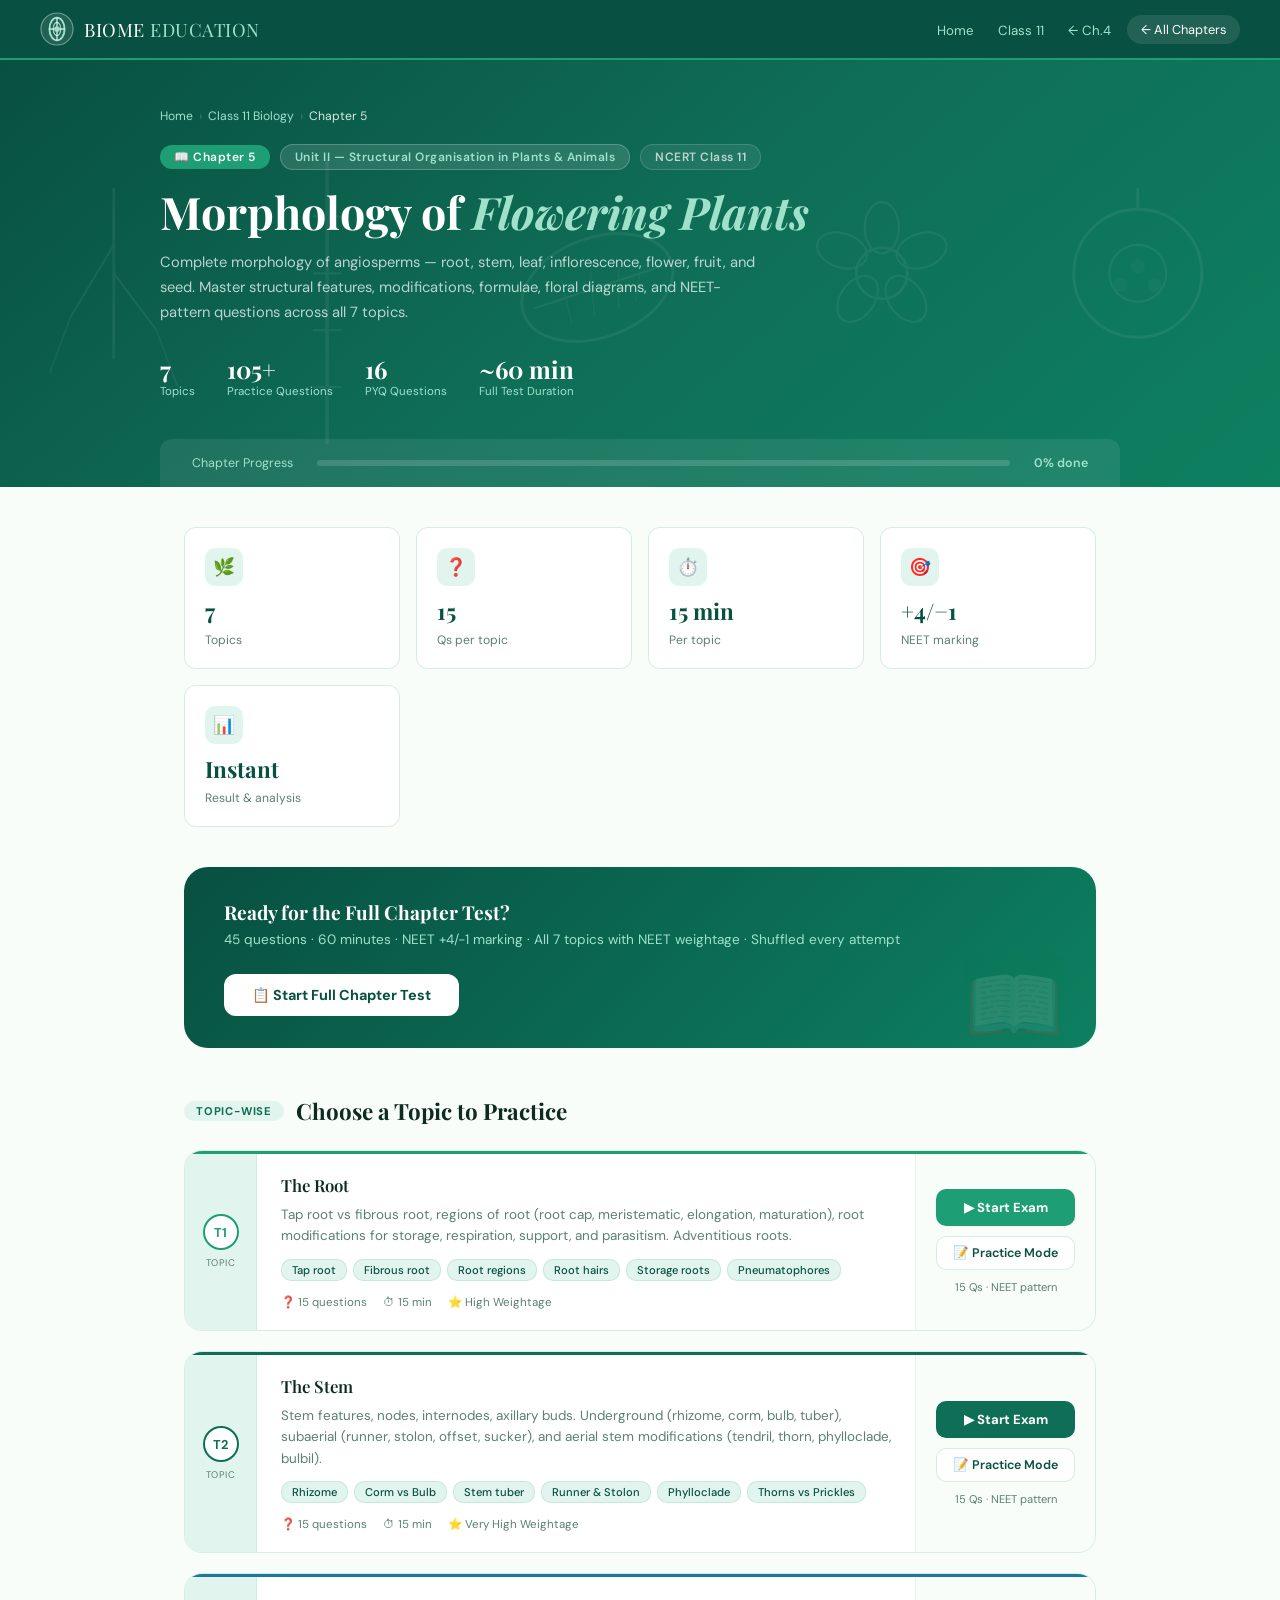
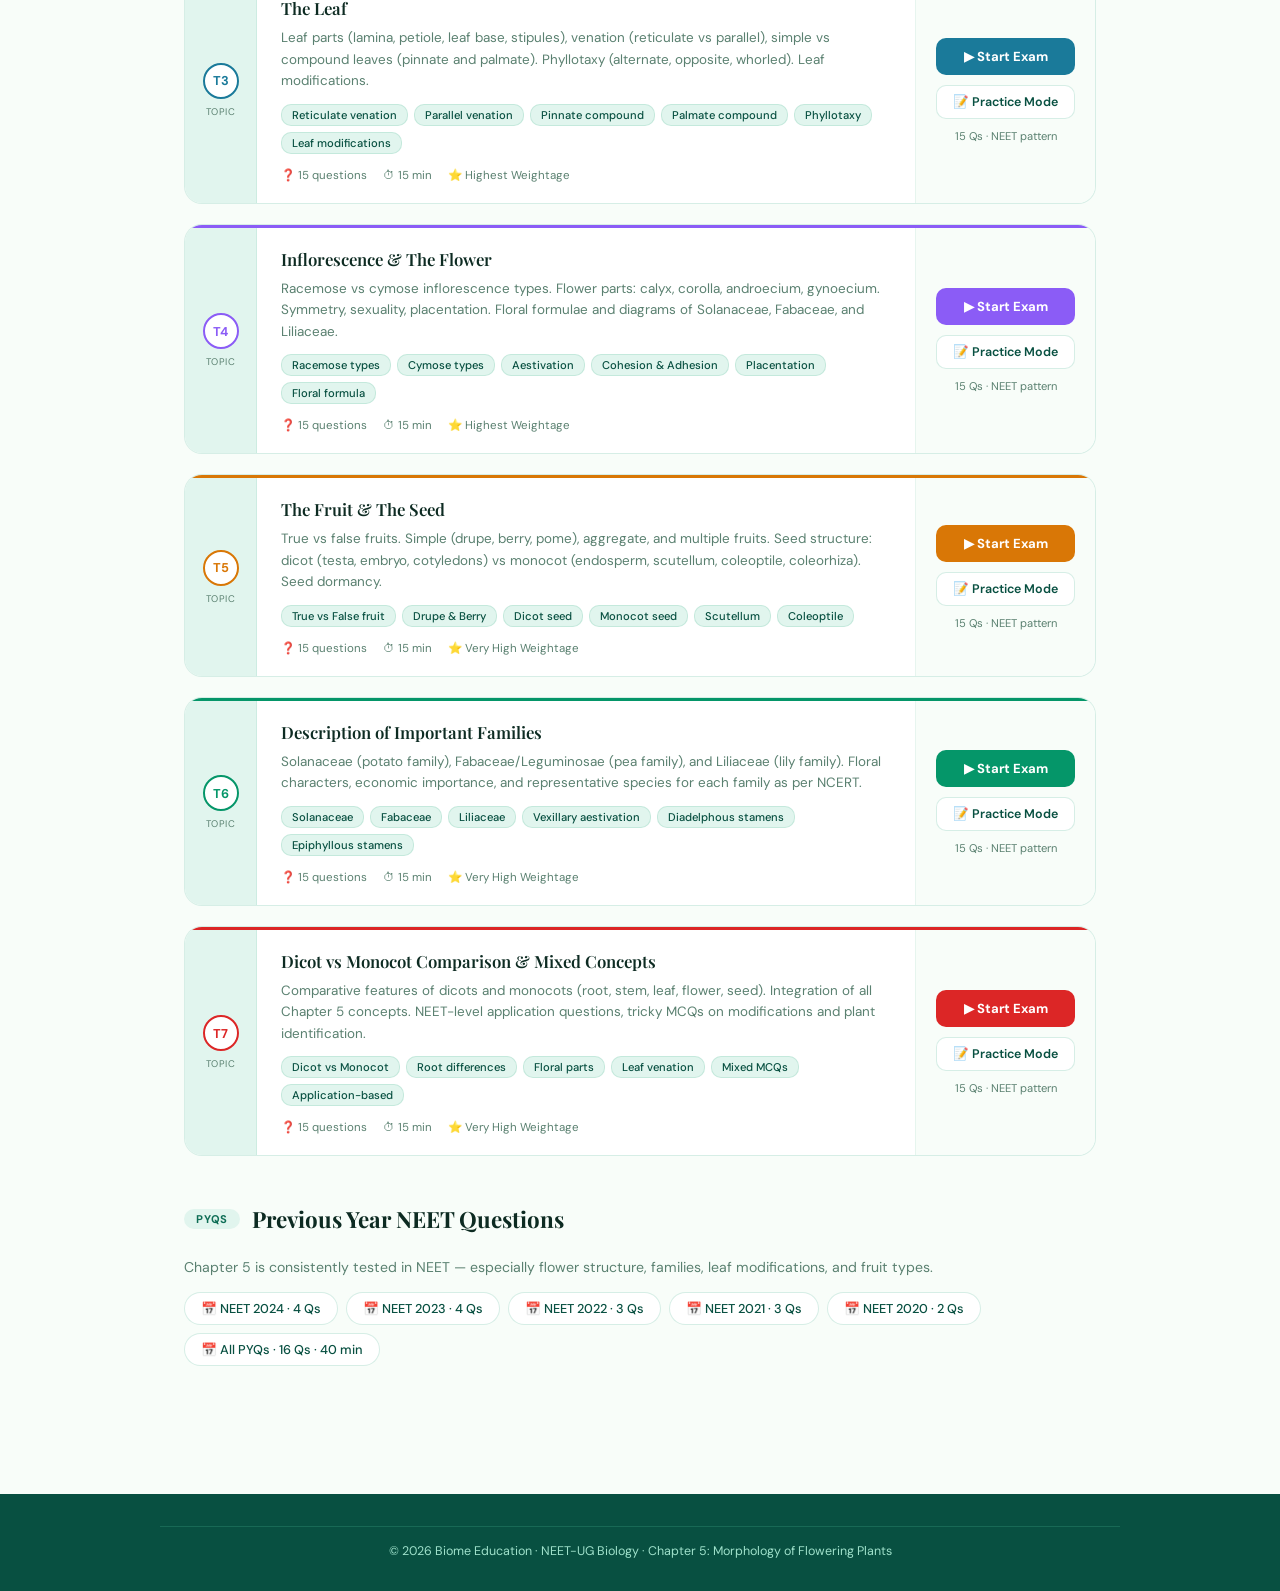
<file: Frontend/class 11/11_Chapters/chapter5.html>
<!DOCTYPE html>
<html lang="en">
<head>
  <meta charset="UTF-8"/>
  <meta name="viewport" content="width=device-width, initial-scale=1.0"/>
  <title>Chapter 5: Morphology of Flowering Plants — Biome Education</title>
  <link rel="stylesheet" href="chapter1.css"/>
</head>
<body>

  <nav>
    <a class="nav-brand" href="index.html">
      <svg class="nav-logo-icon" viewBox="0 0 36 36" xmlns="http://www.w3.org/2000/svg">
        <circle cx="18" cy="18" r="17" fill="rgba(255,255,255,0.1)" stroke="rgba(255,255,255,0.4)" stroke-width="1.2"/>
        <ellipse cx="18" cy="18" rx="8" ry="12" fill="none" stroke="#9FE1CB" stroke-width="2"/>
        <ellipse cx="18" cy="18" rx="4" ry="7" fill="none" stroke="#9FE1CB" stroke-width="1.2"/>
        <line x1="18" y1="6" x2="18" y2="30" stroke="#fff" stroke-width="1.2"/>
        <line x1="10" y1="18" x2="26" y2="18" stroke="#fff" stroke-width="1.2"/>
        <circle cx="18" cy="18" r="3" fill="#9FE1CB"/>
      </svg>
      <span class="nav-brand-name">BIOME <span>EDUCATION</span></span>
    </a>
    <div class="nav-right">
      <ul class="nav-links">
        <li><a href="index.html">Home</a></li>
        <li><a href="class11.html">Class 11</a></li>
        <li><a href="chapter4.html">← Ch.4</a></li>
      </ul>
      <a class="nav-back" href="class11.html">← All Chapters</a>
    </div>
  </nav>

  <div class="chapter-hero">
    <svg class="hero-bg-decor" viewBox="0 0 900 320" xmlns="http://www.w3.org/2000/svg" preserveAspectRatio="xMidYMid slice" width="100%" height="100%">
      <!-- Root system -->
      <line x1="80" y1="100" x2="80" y2="220" stroke="#fff" stroke-width="2"/>
      <line x1="80" y1="140" x2="50" y2="190" stroke="#fff" stroke-width="1.5"/>
      <line x1="80" y1="160" x2="110" y2="200" stroke="#fff" stroke-width="1.5"/>
      <line x1="50" y1="190" x2="35" y2="230" stroke="#fff" stroke-width="1"/>
      <line x1="110" y1="200" x2="125" y2="240" stroke="#fff" stroke-width="1"/>
      <!-- Stem with nodes and internodes -->
      <line x1="230" y1="280" x2="230" y2="80" stroke="#fff" stroke-width="2.5"/>
      <line x1="220" y1="240" x2="240" y2="240" stroke="#fff" stroke-width="1.5"/>
      <line x1="220" y1="200" x2="240" y2="200" stroke="#fff" stroke-width="1.5"/>
      <line x1="220" y1="160" x2="240" y2="160" stroke="#fff" stroke-width="1.5"/>
      <line x1="220" y1="120" x2="240" y2="120" stroke="#fff" stroke-width="1.5"/>
      <!-- Leaf with veins (Dicot) -->
      <ellipse cx="420" cy="170" rx="55" ry="35" fill="none" stroke="#fff" stroke-width="2" transform="rotate(-20,420,170)"/>
      <line x1="375" y1="185" x2="465" y2="155" stroke="#fff" stroke-width="1.5"/>
      <line x1="395" y1="165" x2="402" y2="195" stroke="#fff" stroke-width="1" opacity="0.7"/>
      <line x1="415" y1="158" x2="418" y2="190" stroke="#fff" stroke-width="1" opacity="0.7"/>
      <line x1="435" y1="155" x2="435" y2="185" stroke="#fff" stroke-width="1" opacity="0.7"/>
      <line x1="450" y1="158" x2="447" y2="180" stroke="#fff" stroke-width="1" opacity="0.7"/>
      <!-- Flower -->
      <circle cx="620" cy="160" r="18" fill="none" stroke="#fff" stroke-width="2"/>
      <ellipse cx="620" cy="128" rx="12" ry="18" fill="none" stroke="#fff" stroke-width="1.5"/>
      <ellipse cx="648" cy="144" rx="12" ry="18" fill="none" stroke="#fff" stroke-width="1.5" transform="rotate(72,648,144)"/>
      <ellipse cx="637" cy="178" rx="12" ry="18" fill="none" stroke="#fff" stroke-width="1.5" transform="rotate(144,637,178)"/>
      <ellipse cx="603" cy="178" rx="12" ry="18" fill="none" stroke="#fff" stroke-width="1.5" transform="rotate(216,603,178)"/>
      <ellipse cx="592" cy="144" rx="12" ry="18" fill="none" stroke="#fff" stroke-width="1.5" transform="rotate(288,592,144)"/>
      <!-- Fruit cross-section -->
      <circle cx="800" cy="160" r="45" fill="none" stroke="#fff" stroke-width="2"/>
      <circle cx="800" cy="160" r="20" fill="none" stroke="#fff" stroke-width="1.5"/>
      <circle cx="800" cy="155" r="5" fill="#fff" opacity="0.4"/>
      <circle cx="812" cy="168" r="5" fill="#fff" opacity="0.4"/>
      <circle cx="788" cy="168" r="5" fill="#fff" opacity="0.4"/>
      <line x1="800" y1="115" x2="800" y2="100" stroke="#fff" stroke-width="2"/>
    </svg>

    <div class="hero-inner">
      <div class="breadcrumb">
        <a href="index.html">Home</a><span class="sep">›</span>
        <a href="class11.html">Class 11 Biology</a><span class="sep">›</span>
        <span style="color:rgba(255,255,255,0.85);">Chapter 5</span>
      </div>
      <div class="chapter-badge-row">
        <span class="ch-badge chapter-num">📖 Chapter 5</span>
        <span class="ch-badge unit">Unit II — Structural Organisation in Plants &amp; Animals</span>
        <span class="ch-badge ncert">NCERT Class 11</span>
      </div>
      <h1 class="chapter-hero-title">Morphology of <em>Flowering Plants</em></h1>
      <p class="chapter-hero-desc">
        Complete morphology of angiosperms — root, stem, leaf, inflorescence, flower, fruit, and seed. Master structural features, modifications, formulae, floral diagrams, and NEET-pattern questions across all 7 topics.
      </p>
      <div class="hero-quick-stats">
        <div class="hqs"><span class="hqs-num">7</span><span class="hqs-lbl">Topics</span></div>
        <div class="hqs"><span class="hqs-num">105+</span><span class="hqs-lbl">Practice Questions</span></div>
        <div class="hqs"><span class="hqs-num">16</span><span class="hqs-lbl">PYQ Questions</span></div>
        <div class="hqs"><span class="hqs-num">~60 min</span><span class="hqs-lbl">Full Test Duration</span></div>
      </div>
    </div>
    <div class="chapter-progress-strip">
      <span class="progress-label">Chapter Progress</span>
      <div class="progress-bar-outer"><div class="progress-bar-inner" id="chapter-progress"></div></div>
      <span class="progress-pct" id="progress-pct">0% done</span>
    </div>
  </div>

  <main class="page-body">

    <div class="overview-row">
      <div class="overview-card"><div class="ov-icon">🌿</div><div class="ov-num">7</div><div class="ov-lbl">Topics</div></div>
      <div class="overview-card"><div class="ov-icon">❓</div><div class="ov-num">15</div><div class="ov-lbl">Qs per topic</div></div>
      <div class="overview-card"><div class="ov-icon">⏱️</div><div class="ov-num">15 min</div><div class="ov-lbl">Per topic</div></div>
      <div class="overview-card"><div class="ov-icon">🎯</div><div class="ov-num">+4/−1</div><div class="ov-lbl">NEET marking</div></div>
      <div class="overview-card"><div class="ov-icon">📊</div><div class="ov-num">Instant</div><div class="ov-lbl">Result &amp; analysis</div></div>
    </div>

    <div class="full-chapter-banner">
      <div class="fcb-text">
        <h3>Ready for the Full Chapter Test?</h3>
        <p>45 questions · 60 minutes · NEET +4/−1 marking · All 7 topics with NEET weightage · Shuffled every attempt</p>
      </div>
      <button class="btn-full-chapter" onclick="openExamModal('Full Chapter Test — Morphology of Flowering Plants', 45, 60, 'full')">📋 Start Full Chapter Test</button>
    </div>

    <div class="section-label">
      <span class="section-tag">Topic-wise</span>
      <h2 class="section-title">Choose a Topic to Practice</h2>
    </div>

    <div class="topics-list">

      <div class="topic-card" style="--topic-color:#1D9E75;">
        <div class="topic-card-inner">
          <div class="topic-number-col"><div class="topic-num-badge">T1</div><div class="topic-num-label">Topic</div></div>
          <div class="topic-content">
            <div class="topic-title">The Root</div>
            <div class="topic-desc">Tap root vs fibrous root, regions of root (root cap, meristematic, elongation, maturation), root modifications for storage, respiration, support, and parasitism. Adventitious roots.</div>
            <div class="topic-subtopics">
              <span class="subtopic-chip">Tap root</span><span class="subtopic-chip">Fibrous root</span><span class="subtopic-chip">Root regions</span>
              <span class="subtopic-chip">Root hairs</span><span class="subtopic-chip">Storage roots</span><span class="subtopic-chip">Pneumatophores</span>
            </div>
            <div class="topic-meta-row">
              <span class="topic-meta-item">❓ 15 questions</span>
              <span class="topic-meta-item">⏱ 15 min</span>
              <span class="topic-meta-item">⭐ High Weightage</span>
            </div>
          </div>
          <div class="topic-action-col">
            <button class="btn-start-exam" onclick="openExamModal('The Root', 15, 15, 'topic-1')">▶ Start Exam</button>
            <button class="btn-practice" onclick="openExamModal('The Root — Practice', 15, 30, 'topic-1')">📝 Practice Mode</button>
            <div class="topic-qs-count">15 Qs · NEET pattern</div>
          </div>
        </div>
      </div>

      <div class="topic-card" style="--topic-color:#0F6E56;">
        <div class="topic-card-inner">
          <div class="topic-number-col"><div class="topic-num-badge">T2</div><div class="topic-num-label">Topic</div></div>
          <div class="topic-content">
            <div class="topic-title">The Stem</div>
            <div class="topic-desc">Stem features, nodes, internodes, axillary buds. Underground (rhizome, corm, bulb, tuber), subaerial (runner, stolon, offset, sucker), and aerial stem modifications (tendril, thorn, phylloclade, bulbil).</div>
            <div class="topic-subtopics">
              <span class="subtopic-chip">Rhizome</span><span class="subtopic-chip">Corm vs Bulb</span><span class="subtopic-chip">Stem tuber</span>
              <span class="subtopic-chip">Runner & Stolon</span><span class="subtopic-chip">Phylloclade</span><span class="subtopic-chip">Thorns vs Prickles</span>
            </div>
            <div class="topic-meta-row">
              <span class="topic-meta-item">❓ 15 questions</span>
              <span class="topic-meta-item">⏱ 15 min</span>
              <span class="topic-meta-item">⭐ Very High Weightage</span>
            </div>
          </div>
          <div class="topic-action-col">
            <button class="btn-start-exam" onclick="openExamModal('The Stem', 15, 15, 'topic-2')">▶ Start Exam</button>
            <button class="btn-practice" onclick="openExamModal('The Stem — Practice', 15, 30, 'topic-2')">📝 Practice Mode</button>
            <div class="topic-qs-count">15 Qs · NEET pattern</div>
          </div>
        </div>
      </div>

      <div class="topic-card" style="--topic-color:#1a7a9a;">
        <div class="topic-card-inner">
          <div class="topic-number-col"><div class="topic-num-badge">T3</div><div class="topic-num-label">Topic</div></div>
          <div class="topic-content">
            <div class="topic-title">The Leaf</div>
            <div class="topic-desc">Leaf parts (lamina, petiole, leaf base, stipules), venation (reticulate vs parallel), simple vs compound leaves (pinnate and palmate). Phyllotaxy (alternate, opposite, whorled). Leaf modifications.</div>
            <div class="topic-subtopics">
              <span class="subtopic-chip">Reticulate venation</span><span class="subtopic-chip">Parallel venation</span><span class="subtopic-chip">Pinnate compound</span>
              <span class="subtopic-chip">Palmate compound</span><span class="subtopic-chip">Phyllotaxy</span><span class="subtopic-chip">Leaf modifications</span>
            </div>
            <div class="topic-meta-row">
              <span class="topic-meta-item">❓ 15 questions</span>
              <span class="topic-meta-item">⏱ 15 min</span>
              <span class="topic-meta-item">⭐ Highest Weightage</span>
            </div>
          </div>
          <div class="topic-action-col">
            <button class="btn-start-exam" onclick="openExamModal('The Leaf', 15, 15, 'topic-3')">▶ Start Exam</button>
            <button class="btn-practice" onclick="openExamModal('The Leaf — Practice', 15, 30, 'topic-3')">📝 Practice Mode</button>
            <div class="topic-qs-count">15 Qs · NEET pattern</div>
          </div>
        </div>
      </div>

      <div class="topic-card" style="--topic-color:#8B5CF6;">
        <div class="topic-card-inner">
          <div class="topic-number-col"><div class="topic-num-badge">T4</div><div class="topic-num-label">Topic</div></div>
          <div class="topic-content">
            <div class="topic-title">Inflorescence &amp; The Flower</div>
            <div class="topic-desc">Racemose vs cymose inflorescence types. Flower parts: calyx, corolla, androecium, gynoecium. Symmetry, sexuality, placentation. Floral formulae and diagrams of Solanaceae, Fabaceae, and Liliaceae.</div>
            <div class="topic-subtopics">
              <span class="subtopic-chip">Racemose types</span><span class="subtopic-chip">Cymose types</span><span class="subtopic-chip">Aestivation</span>
              <span class="subtopic-chip">Cohesion & Adhesion</span><span class="subtopic-chip">Placentation</span><span class="subtopic-chip">Floral formula</span>
            </div>
            <div class="topic-meta-row">
              <span class="topic-meta-item">❓ 15 questions</span>
              <span class="topic-meta-item">⏱ 15 min</span>
              <span class="topic-meta-item">⭐ Highest Weightage</span>
            </div>
          </div>
          <div class="topic-action-col">
            <button class="btn-start-exam" onclick="openExamModal('Inflorescence & The Flower', 15, 15, 'topic-4')">▶ Start Exam</button>
            <button class="btn-practice" onclick="openExamModal('Inflorescence & Flower — Practice', 15, 30, 'topic-4')">📝 Practice Mode</button>
            <div class="topic-qs-count">15 Qs · NEET pattern</div>
          </div>
        </div>
      </div>

      <div class="topic-card" style="--topic-color:#D97706;">
        <div class="topic-card-inner">
          <div class="topic-number-col"><div class="topic-num-badge">T5</div><div class="topic-num-label">Topic</div></div>
          <div class="topic-content">
            <div class="topic-title">The Fruit &amp; The Seed</div>
            <div class="topic-desc">True vs false fruits. Simple (drupe, berry, pome), aggregate, and multiple fruits. Seed structure: dicot (testa, embryo, cotyledons) vs monocot (endosperm, scutellum, coleoptile, coleorhiza). Seed dormancy.</div>
            <div class="topic-subtopics">
              <span class="subtopic-chip">True vs False fruit</span><span class="subtopic-chip">Drupe & Berry</span><span class="subtopic-chip">Dicot seed</span>
              <span class="subtopic-chip">Monocot seed</span><span class="subtopic-chip">Scutellum</span><span class="subtopic-chip">Coleoptile</span>
            </div>
            <div class="topic-meta-row">
              <span class="topic-meta-item">❓ 15 questions</span>
              <span class="topic-meta-item">⏱ 15 min</span>
              <span class="topic-meta-item">⭐ Very High Weightage</span>
            </div>
          </div>
          <div class="topic-action-col">
            <button class="btn-start-exam" onclick="openExamModal('The Fruit & The Seed', 15, 15, 'topic-5')">▶ Start Exam</button>
            <button class="btn-practice" onclick="openExamModal('Fruit & Seed — Practice', 15, 30, 'topic-5')">📝 Practice Mode</button>
            <div class="topic-qs-count">15 Qs · NEET pattern</div>
          </div>
        </div>
      </div>

      <div class="topic-card" style="--topic-color:#059669;">
        <div class="topic-card-inner">
          <div class="topic-number-col"><div class="topic-num-badge">T6</div><div class="topic-num-label">Topic</div></div>
          <div class="topic-content">
            <div class="topic-title">Description of Important Families</div>
            <div class="topic-desc">Solanaceae (potato family), Fabaceae/Leguminosae (pea family), and Liliaceae (lily family). Floral characters, economic importance, and representative species for each family as per NCERT.</div>
            <div class="topic-subtopics">
              <span class="subtopic-chip">Solanaceae</span><span class="subtopic-chip">Fabaceae</span><span class="subtopic-chip">Liliaceae</span>
              <span class="subtopic-chip">Vexillary aestivation</span><span class="subtopic-chip">Diadelphous stamens</span><span class="subtopic-chip">Epiphyllous stamens</span>
            </div>
            <div class="topic-meta-row">
              <span class="topic-meta-item">❓ 15 questions</span>
              <span class="topic-meta-item">⏱ 15 min</span>
              <span class="topic-meta-item">⭐ Very High Weightage</span>
            </div>
          </div>
          <div class="topic-action-col">
            <button class="btn-start-exam" onclick="openExamModal('Description of Important Families', 15, 15, 'topic-6')">▶ Start Exam</button>
            <button class="btn-practice" onclick="openExamModal('Important Families — Practice', 15, 30, 'topic-6')">📝 Practice Mode</button>
            <div class="topic-qs-count">15 Qs · NEET pattern</div>
          </div>
        </div>
      </div>

      <div class="topic-card" style="--topic-color:#DC2626;">
        <div class="topic-card-inner">
          <div class="topic-number-col"><div class="topic-num-badge">T7</div><div class="topic-num-label">Topic</div></div>
          <div class="topic-content">
            <div class="topic-title">Dicot vs Monocot Comparison &amp; Mixed Concepts</div>
            <div class="topic-desc">Comparative features of dicots and monocots (root, stem, leaf, flower, seed). Integration of all Chapter 5 concepts. NEET-level application questions, tricky MCQs on modifications and plant identification.</div>
            <div class="topic-subtopics">
              <span class="subtopic-chip">Dicot vs Monocot</span><span class="subtopic-chip">Root differences</span><span class="subtopic-chip">Floral parts</span>
              <span class="subtopic-chip">Leaf venation</span><span class="subtopic-chip">Mixed MCQs</span><span class="subtopic-chip">Application-based</span>
            </div>
            <div class="topic-meta-row">
              <span class="topic-meta-item">❓ 15 questions</span>
              <span class="topic-meta-item">⏱ 15 min</span>
              <span class="topic-meta-item">⭐ Very High Weightage</span>
            </div>
          </div>
          <div class="topic-action-col">
            <button class="btn-start-exam" onclick="openExamModal('Dicot vs Monocot & Mixed Concepts', 15, 15, 'topic-7')">▶ Start Exam</button>
            <button class="btn-practice" onclick="openExamModal('Mixed Concepts — Practice', 15, 30, 'topic-7')">📝 Practice Mode</button>
            <div class="topic-qs-count">15 Qs · NEET pattern</div>
          </div>
        </div>
      </div>

    </div>

    <div class="pyq-section">
      <div class="section-label">
        <span class="section-tag">PYQs</span>
        <h2 class="section-title">Previous Year NEET Questions</h2>
      </div>
      <p style="font-size:0.88rem;color:var(--text-muted);margin-bottom:0.75rem;">Chapter 5 is consistently tested in NEET — especially flower structure, families, leaf modifications, and fruit types.</p>
      <div class="pyq-chips">
        <div class="pyq-chip" onclick="openExamModal('NEET 2024 — Ch.5 PYQs', 4, 15, 'pyq-2024')">📅 NEET 2024 · 4 Qs</div>
        <div class="pyq-chip" onclick="openExamModal('NEET 2023 — Ch.5 PYQs', 4, 15, 'pyq-2023')">📅 NEET 2023 · 4 Qs</div>
        <div class="pyq-chip" onclick="openExamModal('NEET 2022 — Ch.5 PYQs', 3, 10, 'pyq-2022')">📅 NEET 2022 · 3 Qs</div>
        <div class="pyq-chip" onclick="openExamModal('NEET 2021 — Ch.5 PYQs', 3, 10, 'pyq-2021')">📅 NEET 2021 · 3 Qs</div>
        <div class="pyq-chip" onclick="openExamModal('NEET 2020 — Ch.5 PYQs', 2, 10, 'pyq-2020')">📅 NEET 2020 · 2 Qs</div>
        <div class="pyq-chip" onclick="openExamModal('All PYQs — Ch.5 (2020–2024)', 16, 40, 'pyq-all')">📅 All PYQs · 16 Qs · 40 min</div>
      </div>
    </div>

  </main>

  <footer>
    <div class="footer-bottom">© 2026 Biome Education · NEET-UG Biology · Chapter 5: Morphology of Flowering Plants</div>
  </footer>

  <!-- CONFIRM MODAL -->
  <div class="modal-overlay" id="confirm-modal" onclick="handleOverlayClick(event)">
    <div class="modal-box">
      <div class="modal-header">
        <div class="modal-header-text">
          <h3 id="modal-topic-title">Topic Test</h3>
          <p>Chapter 5 · Morphology of Flowering Plants · Class 11</p>
        </div>
        <button class="modal-close" onclick="closeConfirm()">✕</button>
      </div>
      <div class="modal-body">
        <div class="modal-info-grid">
          <div class="modal-info-card"><div class="mic-num" id="modal-q-count">15</div><div class="mic-lbl">Questions</div></div>
          <div class="modal-info-card"><div class="mic-num" id="modal-duration">15 min</div><div class="mic-lbl">Time Limit</div></div>
          <div class="modal-info-card"><div class="mic-num">+4</div><div class="mic-lbl">Correct</div></div>
          <div class="modal-info-card"><div class="mic-num" style="color:#c0392b;">−1</div><div class="mic-lbl">Wrong</div></div>
        </div>
        <ul class="modal-rules">
          <li><span class="rule-dot">📌</span>Timer cannot be paused. Auto-submits when time runs out.</li>
          <li><span class="rule-dot">🔒</span>Do not refresh — progress will be lost.</li>
          <li><span class="rule-dot">✅</span>Navigate freely and change answers before submitting.</li>
          <li><span class="rule-dot">📊</span>Instant detailed result with explanations after submission.</li>
        </ul>
      </div>
      <div class="modal-footer">
        <button class="btn-modal-cancel" onclick="closeConfirm()">Cancel</button>
        <button class="btn-modal-start" id="btn-modal-start" onclick="launchQuiz()">▶ Start Test Now</button>
      </div>
    </div>
  </div>

  <!-- QUIZ OVERLAY -->
  <div id="quiz-overlay" style="display:none;position:fixed;inset:0;background:#f8fdf9;z-index:500;overflow-y:auto;">
    <style>
      .qo-nav{position:sticky;top:0;background:#085041;display:flex;align-items:center;justify-content:space-between;padding:0 1.5rem;height:56px;z-index:10;gap:1rem;}
      .qo-title{font-family:'Playfair Display',serif;color:#fff;font-size:1rem;white-space:nowrap;overflow:hidden;text-overflow:ellipsis;flex:1;}
      .qo-timer{background:rgba(255,255,255,0.15);color:#fff;padding:5px 16px;border-radius:20px;font-size:.88rem;font-weight:700;font-family:monospace;white-space:nowrap;}
      .qo-timer.danger{background:rgba(192,57,43,0.6);}
      .qo-exit{background:rgba(255,255,255,0.1);border:none;color:#9FE1CB;padding:6px 14px;border-radius:16px;font-size:.78rem;cursor:pointer;font-family:'DM Sans',sans-serif;white-space:nowrap;}
      .qo-exit:hover{background:rgba(255,255,255,.18);}
      .qo-progress{height:4px;background:#d0f0e4;}
      .qo-progress-bar{height:4px;background:#1D9E75;transition:width 0.3s;}
      .qo-body{max-width:760px;margin:0 auto;padding:2rem 1.5rem 4rem;}
      .qo-qnum{font-size:.75rem;color:#5a8070;letter-spacing:.5px;margin-bottom:.5rem;}
      .qo-qtext{font-size:1.05rem;font-weight:600;color:#0d2b22;line-height:1.65;margin-bottom:1.5rem;}
      .qo-options{display:flex;flex-direction:column;gap:.65rem;margin-bottom:1.75rem;}
      .qo-opt{display:flex;align-items:center;gap:12px;padding:.85rem 1.1rem;border:1.5px solid rgba(29,158,117,.2);border-radius:10px;cursor:pointer;transition:all .18s;font-size:.92rem;color:#2f5045;background:#fff;}
      .qo-opt:hover{border-color:#1D9E75;background:#E1F5EE;}
      .qo-opt.selected{border-color:#1D9E75;background:#E1F5EE;color:#085041;font-weight:500;}
      .qo-key{width:30px;height:30px;border-radius:50%;background:rgba(29,158,117,.1);display:flex;align-items:center;justify-content:center;font-size:.78rem;font-weight:700;color:#0F6E56;flex-shrink:0;}
      .qo-opt.selected .qo-key{background:#1D9E75;color:#fff;}
      .qo-nav-btns{display:flex;justify-content:space-between;align-items:center;gap:.75rem;}
      .qo-btn{padding:9px 20px;border-radius:8px;border:none;font-size:.88rem;font-weight:600;cursor:pointer;font-family:'DM Sans',sans-serif;transition:all .18s;}
      .qo-btn-prev{background:#fff;border:1.5px solid rgba(29,158,117,.2);color:#5a8070;}
      .qo-btn-prev:hover{background:#E1F5EE;}
      .qo-btn-prev:disabled{opacity:.3;cursor:not-allowed;}
      .qo-btn-next{background:#1D9E75;color:#fff;}
      .qo-btn-next:hover{background:#085041;}
      .qo-btn-submit{background:#c0392b;color:#fff;}
      .qo-btn-submit:hover{background:#a93226;}
      .qo-dots{display:flex;flex-wrap:wrap;gap:6px;padding:1rem 1.5rem;background:#fff;border-top:1px solid rgba(29,158,117,.12);border-bottom:1px solid rgba(29,158,117,.12);}
      .qo-dot{width:30px;height:30px;border-radius:6px;display:flex;align-items:center;justify-content:center;font-size:.72rem;font-weight:600;cursor:pointer;border:1.5px solid rgba(29,158,117,.2);background:#fff;color:#5a8070;transition:all .15s;}
      .qo-dot.answered{background:#E1F5EE;border-color:#5DCAA5;color:#085041;}
      .qo-dot.current{background:#1D9E75;border-color:#1D9E75;color:#fff;}
      .qo-result{max-width:760px;margin:0 auto;padding:2rem 1.5rem 4rem;}
      .result-grade-card{border-radius:18px;overflow:hidden;margin-bottom:1.5rem;box-shadow:0 8px 32px rgba(8,80,65,.12);}
      .result-grade-header{padding:2rem;text-align:center;}
      .result-grade-emoji{font-size:3rem;margin-bottom:.5rem;}
      .result-grade-title{font-family:'Playfair Display',serif;font-size:1.5rem;color:#fff;margin-bottom:4px;}
      .result-grade-sub{font-size:.88rem;color:rgba(255,255,255,.8);}
      .result-score-row{display:grid;grid-template-columns:repeat(4,1fr);gap:1px;background:rgba(29,158,117,.15);}
      .result-score-cell{background:#fff;padding:1rem;text-align:center;}
      .rsc-num{font-size:1.5rem;font-weight:700;font-family:'Playfair Display',serif;}
      .rsc-lbl{font-size:.7rem;color:#5a8070;margin-top:2px;}
      .result-review-title{font-family:'Playfair Display',serif;font-size:1.1rem;color:#0d2b22;margin:1.5rem 0 1rem;}
      .review-item{border:1px solid rgba(29,158,117,.15);border-radius:12px;overflow:hidden;margin-bottom:.85rem;}
      .review-q{padding:.85rem 1rem;font-size:.88rem;font-weight:600;color:#0d2b22;line-height:1.5;}
      .review-q.correct-bg{background:#E1F5EE;}
      .review-q.wrong-bg{background:#fdecea;}
      .review-q.skip-bg{background:#f5f5f5;}
      .review-detail{padding:.75rem 1rem;background:#fff;font-size:.82rem;color:#5a8070;line-height:1.55;}
      .review-correct{color:#1D9E75;font-weight:600;}
      .review-wrong{color:#c0392b;font-weight:600;}
      .review-exp{border-top:1px dashed rgba(29,158,117,.2);padding-top:.55rem;margin-top:.45rem;font-style:italic;}
      .qo-retake-row{display:flex;gap:.75rem;flex-wrap:wrap;margin-top:1.5rem;}
      .btn-retake{padding:11px 24px;background:#1D9E75;color:#fff;border:none;border-radius:10px;font-size:.9rem;font-weight:700;cursor:pointer;font-family:'DM Sans',sans-serif;}
      .btn-retake:hover{background:#085041;}
      .btn-back-ch{padding:11px 24px;background:#fff;color:#085041;border:1.5px solid rgba(29,158,117,.3);border-radius:10px;font-size:.9rem;font-weight:600;cursor:pointer;font-family:'DM Sans',sans-serif;}
      .btn-back-ch:hover{background:#E1F5EE;}
      @keyframes fadeInUp{from{opacity:0;transform:translateY(14px)}to{opacity:1;transform:translateY(0)}}
      .qo-body,.qo-result{animation:fadeInUp 0.3s ease;}
    </style>
    <div class="qo-nav">
      <div class="qo-title" id="qo-title">Quiz</div>
      <div class="qo-timer" id="qo-timer">15:00</div>
      <button class="qo-exit" onclick="confirmExit()">✕ Exit</button>
    </div>
    <div class="qo-progress"><div class="qo-progress-bar" id="qo-pbar" style="width:0%"></div></div>
    <div class="qo-dots" id="qo-dots"></div>
    <div class="qo-body" id="qo-question-area">
      <div class="qo-qnum" id="qo-qnum">Question 1 of 15</div>
      <div class="qo-qtext" id="qo-qtext"></div>
      <div class="qo-options" id="qo-options"></div>
      <div class="qo-nav-btns">
        <button class="qo-btn qo-btn-prev" id="qo-prev" onclick="goQ(-1)">← Prev</button>
        <button class="qo-btn qo-btn-submit" onclick="confirmSubmit()">Submit Test</button>
        <button class="qo-btn qo-btn-next" id="qo-next" onclick="goQ(1)">Next →</button>
      </div>
    </div>
    <div class="qo-result" id="qo-result-area" style="display:none;"></div>
  </div>

  <script>
  var QUESTION_BANK = {

  'topic-1': [
    {q:"Which of the following is a characteristic of tap root system?",opts:["Develops from the radicle of the embryo and has a main root with branches","Develops from the nodes of the stem","Has no main root — consists of many similar roots","Develops from internodes only"],ans:0,exp:"Tap root system: the primary root (tap root) develops directly from the radicle of the embryo, grows downward, and gives off lateral roots (secondary and tertiary roots). Found in dicots (mustard, carrot, bean). Fibrous root: develops from the base of the stem — all roots are similar, no main root — found in monocots (wheat, grass, maize)."},
    {q:"The root cap is present at the apex of the root. Its main function is:",opts:["Absorption of water","Protect the root meristem as it pushes through the soil","Photosynthesis","Nitrogen fixation"],ans:1,exp:"Root cap (calyptra): a thimble-shaped cover of cells at the root apex that protects the delicate meristematic cells behind it as the root pushes through soil. Root cap cells are constantly worn away and replaced. In water plants, root cap is replaced by root pocket (root sheath). NCERT specifically asks about root cap function."},
    {q:"In which region of the root does absorption of water and minerals primarily occur?",opts:["Root cap region","Meristematic zone","Elongation zone","Maturation zone (region of root hairs)"],ans:3,exp:"Maturation zone (region of root hairs): this is where cells differentiate and some epidermal cells elongate to form root hairs — unicellular extensions that vastly increase absorptive surface area. Root hair cells directly absorb water and minerals from soil. The other zones — root cap, meristematic (cell division), and elongation (cell lengthening) — are primarily growth regions."},
    {q:"Pneumatophores are found in:",opts:["Desert plants for water storage","Mangrove plants (Rhizophora, Avicennia) growing in marshy/waterlogged areas — for gaseous exchange (respiration)","Climbing plants for support","Parasitic plants for nutrition"],ans:1,exp:"Pneumatophores (respiratory roots / breathing roots): found in mangrove plants (Rhizophora, Avicennia, Heritiera) growing in marshy, tidal, oxygen-deficient soil. These roots grow vertically upward above the soil/water surface and have pores (lenticels) for exchange of gases (O₂ and CO₂). They allow aerobic respiration in waterlogged habitats."},
    {q:"Fleshy tap roots modified for food storage are seen in which of the following pairs?",opts:["Carrot and Radish (fusiform and napiform tap roots)","Wheat and Maize","Banyan and Sugarcane","Lotus and Water hyacinth"],ans:0,exp:"Storage tap roots: Carrot (Daucus carota) — fusiform (spindle-shaped, tapering at both ends); Radish (Raphanus sativus) — napiform (globular/turnip-shaped, narrow below); Beet (Beta vulgaris) — conical; Sweet potato is a storage adventitious root (not tap root). These roots store carbohydrates for the plant."},
    {q:"Stilt roots (prop roots that arise from the lower nodes) are a feature of:",opts:["Banyan tree","Maize (Zea mays) and Sugarcane — arise from lower internodes, go into soil for extra support","Monstera","Pothos"],ans:1,exp:"Stilt roots: arise from the lower nodes/internodes of the stem and grow obliquely downward into the soil — providing extra mechanical support. Classic examples: Maize (Zea mays), Sugarcane (Saccharum officinarum), Pandanus. They prevent the top-heavy plant from falling. Banyan has pillar roots (prop roots) that arise from branches and grow downward."},
    {q:"Prop roots (pillar roots) hang from branches and grow downward to form additional trunks. This is seen in:",opts:["Rhizophora","Ficus benghalensis (Banyan tree) — creates a very wide canopy supported by many prop roots","Maize","Cuscuta"],ans:1,exp:"Ficus benghalensis (Banyan): adventitious roots arise from horizontal branches, hang downward, penetrate the soil and become thick like trunks, supporting the spreading canopy. The great banyan tree at Acharya Jagadish Chandra Bose Indian Botanic Garden, Kolkata, has hundreds of prop roots. Rhizophora has stilt roots, not prop roots."},
    {q:"Haustoria are specialised absorptive roots found in:",opts:["Epiphytes","Parasitic plants (Cuscuta — dodder) — penetrate host tissue to absorb water and nutrients","Hydrophytes","Mangroves"],ans:1,exp:"Haustoria: specialised roots of parasitic plants that penetrate host plant tissues to extract water and minerals. Found in: Cuscuta (dodder — complete parasite), Viscum (mistletoe — partial parasite), Orobanche (broomrape). Epiphytic roots (of orchids) have velamen tissue for aerial absorption but are not haustoria."},
    {q:"Clinging roots (climbing roots) are modification of which type of roots?",opts:["Tap roots","Adventitious roots — arise from nodes/internodes of climbing stems to cling to a support","Fibrous roots","Lateral roots"],ans:1,exp:"Clinging/climbing roots: adventitious roots that arise at nodes from climbing stems and attach to a support (wall, tree bark). Examples: Pothos/Scindapsus, Piper betle (betel leaf), Hedera (ivy), Tecoma. These hold the plant close to the support surface for climbing. They are different from the contractile adventitious roots of bulbs (Freesia, Allium)."},
    {q:"Which of the following is an example of assimilatory (photosynthetic) adventitious roots?",opts:["Haustoria of Cuscuta","Velamen roots of orchids","Roots of Tinospora (Giloy) that are green and carry out photosynthesis","Stilt roots of maize"],ans:2,exp:"Assimilatory (photosynthetic) roots: green adventitious roots hanging from the stem that contain chlorophyll and perform photosynthesis. Classic NCERT example: Tinospora (Giloy/heart-leaved moonseed). Also: aerial roots of Trapa (water chestnut). Orchid velamen roots absorb moisture from air (not photosynthetic). NEET frequently asks this."},
    {q:"The region just above the root cap where active cell division occurs is:",opts:["Maturation zone","Elongation zone","Meristematic zone (apical meristem)","Root hair zone"],ans:2,exp:"Zones of root (apex to base): (1) Root cap → (2) Meristematic zone (apical meristem — rapid mitotic divisions, small cells) → (3) Elongation zone (cells elongate, no division — this zone pushes root apex forward) → (4) Maturation zone (differentiation, root hairs, passage cells in endodermis). NCERT Table 5.1."},
    {q:"Velamen tissue is found in roots of:",opts:["Mangrove plants","Epiphytic orchids — a multilayered spongy epidermis that absorbs and stores moisture from humid air","Parasitic plants","Aquatic plants"],ans:1,exp:"Velamen tissue: a specialised multilayered dead epidermal tissue found in aerial/epiphytic orchid roots (Vanda, Vanilla). The dead cells act like a sponge, rapidly absorbing moisture from humid air, dew, and rainfall. This adaptation allows orchids to grow on tree bark without soil, obtaining water from the atmosphere."},
    {q:"In sweet potato (Ipomoea batatas), the storage organ is:",opts:["A tap root","A rhizome","A tuberous adventitious root (not a stem tuber)","A corm"],ans:2,exp:"Sweet potato (Ipomoea batatas) has a tuberous adventitious root — roots that become swollen and fleshy for food storage. These are adventitious roots (not the primary tap root). Compare: Potato (Solanum tuberosum) = stem tuber (modified underground stem, has nodes with 'eyes' = axillary buds). This confusion is a favourite NEET trap."},
    {q:"Which feature correctly distinguishes a root from an underground stem?",opts:["Roots are always vertical","Roots lack nodes and internodes; underground stems have nodes, internodes, scale leaves, and axillary buds","Roots have axillary buds","Roots can be green"],ans:1,exp:"Key distinction: Roots lack nodes, internodes, scale leaves, and buds (except adventitious). Underground stems (rhizome, tuber, corm, bulb) always have nodes (with buds), internodes, and scale leaves. This is the definitive test — if you find a 'bud/eye', it is a stem modification, not a root. NEET: potato has 'eyes' (axillary buds) → stem."},
    {q:"Epiphytic roots with velamen are an adaptation for:",opts:["Parasitism","Mechanical support","Aerial absorption of moisture and atmospheric CO₂ in orchids growing on tree bark without soil","Respiration in waterlogged areas"],ans:2,exp:"Epiphytic roots with velamen allow orchids to live without soil (epiphytes = growing on other plants without parasitising them). Velamen absorbs moisture from humid air, rainfall, and dew. Chloroplasts in inner cells allow some photosynthesis. This is an extreme adaptation to nutrient-poor aerial habitat. Found in Vanda, Dendrobium, Vanilla planifolia (vanilla flavoring source)."},
  ],

  'topic-2': [
    {q:"Which of the following is NOT a feature used to identify a stem?",opts:["Presence of nodes and internodes","Presence of leaves and axillary buds at nodes","Presence of root hairs","Growing in an aerial, erect position (usually)"],ans:2,exp:"Root hairs are features of roots, NOT stems. Stems are identified by: nodes (where leaves/buds attach), internodes (regions between nodes), axillary buds (in leaf axils), terminal bud, leaves. Some stems are underground (rhizome, corm) — they are still recognised as stems by the presence of nodes with scale leaves/buds."},
    {q:"A rhizome is an underground stem modification. Which of the following is a rhizome?",opts:["Potato","Colocasia (Taro/Arbi)","Ginger (Zingiber officinale) — horizontal underground stem with nodes, scale leaves, axillary buds","Onion"],ans:2,exp:"Rhizome: horizontal underground stem with nodes, internodes, scale leaves (modified leaves), axillary buds, and adventitious roots on the lower surface. Grows horizontally in the soil. Examples: Ginger (Zingiber), Turmeric (Curcuma longa), Banana (Musa), Lotus (Nelumbo), Ferns. Note: Potato = stem tuber; Colocasia = corm; Onion = bulb."},
    {q:"A corm differs from a bulb in that:",opts:["Corm has no nodes","A corm is a solid, condensed underground stem (e.g., Colocasia, Crocus) while a bulb is a modified bud with fleshy scale leaves around a short stem (e.g., Onion)","A corm stores starch in leaves not stem","A bulb has no scale leaves"],ans:1,exp:"Corm: solid, globular, condensed vertical underground stem with nodes and dry scale leaves on the outside; food stored in stem tissue. Examples: Colocasia (Arbi/Taro), Crocus, Gladiolus, Amorphophallus. Bulb: very short compressed stem (disc) surrounded by fleshy scale leaves that store food; papery tunics outside. Examples: Onion (Allium cepa), Garlic (A. sativum), Tulip, Lily."},
    {q:"Potato (Solanum tuberosum) is a stem tuber. Evidence for this includes:",opts:["It is found underground","It has nodes called 'eyes' which bear axillary buds, and it has internodes","It stores starch","It is white in colour"],ans:1,exp:"Potato is a stem tuber — evidence: (1) 'Eyes' are nodes bearing axillary buds (can sprout to form new plants), (2) Internodes between the eyes, (3) Scale leaves present at nodes (though reduced/scar-like), (4) Develops from the tip of underground stems (stolons). Compare: Sweet potato = tuberous adventitious root (no eyes/buds). A classic NEET distinguishing question."},
    {q:"A runner is a type of subaerial stem modification found in:",opts:["Mint (Mentha) — which uses stolons","Grass and Oxalis (wood sorrel) — slender aerial stems radiating from the base along the ground surface with roots at nodes","Sugarcane","Banana"],ans:1,exp:"Runner: a slender, prostrate, aerial stem that grows along the soil surface with nodes that can produce adventitious roots and new plants (vegetative reproduction). Examples: Grass (Cynodon dactylon — doob grass), Oxalis (wood sorrel), Centella asiatica (Brahmi). Distinguish from stolon (Mentha/mint, Fragaria/strawberry) — stolon arises from axillary bud and the connection may be broken."},
    {q:"Which of the following correctly identifies an offset?",opts:["An underground stem like rhizome","A short, thick runner producing rosette of leaves and tufts of roots — found in aquatic plants like Pistia (water lettuce) and Eichhornia (water hyacinth)","A stem tendril","A stem thorn"],ans:1,exp:"Offset: a short, thick, runner-like stem found in aquatic plants. A single internode in length. Bears a rosette of leaves above and a cluster of adventitious roots below. Found in: Pistia (water lettuce) and Eichhornia crassipes (water hyacinth). Used for vegetative propagation. This differs from a runner (which is longer with multiple internodes)."},
    {q:"A sucker arises from:",opts:["The apex of the main stem","Underground portion of the stem — from axillary buds on the underground part of the main stem; grows obliquely upward to appear as a new plant","From a leaf axil","From a modified root"],ans:1,exp:"Sucker (underground runner): arises from an axillary bud on the underground portion of the main stem (rhizome), grows obliquely outward and upward, and emerges as a new shoot. Examples: Mint (Mentha), Chrysanthemum, Banana, Pineapple (Ananas). Used in horticulture for vegetative propagation. Banana plant propagation uses suckers."},
    {q:"A phylloclade is a modified stem that:",opts:["Stores water only","Is flattened or cylindrical and green, performing photosynthesis in place of leaves — found in plants of dry habitats (xerophytes)","Is underground and stores starch","Is used for climbing"],ans:1,exp:"Phylloclade (cladode/cladophyll): green, flattened or cylindrical photosynthetic stem that takes over the function of leaves (which are reduced to spines or scales to reduce transpiration). Examples: Opuntia (cactus — flat phylloclades), Euphorbia (cylindrical), Casuarina, Muehlenbeckia. The true leaves are modified into spines (e.g., spine of cactus = modified leaf)."},
    {q:"Thorns of Citrus (lemon/orange) are stem modifications. How do they differ from prickles of Rose?",opts:["Thorns are softer than prickles","Thorns are modified stems (hard, woody, contain vascular tissue, cannot be easily broken); prickles are epidermal outgrowths (can be snapped off easily, no vascular tissue)","There is no difference","Thorns are modified leaves"],ans:1,exp:"Thorns vs Prickles: Thorns (Citrus, Duranta, Bougainvillea) = modified stems/axillary buds — contain vascular tissue, are hard and woody, CANNOT be broken off without tearing the bark. Prickles (Rosa = rose) = epidermal outgrowths — no vascular tissue, can be snapped off easily. NEET: 'which is a stem modification' — thorns YES; prickles NO."},
    {q:"Tendrils of Passiflora (passion flower) are modifications of:",opts:["Roots","Leaves","Axillary buds (stem tendrils)","Stipules"],ans:2,exp:"Stem tendrils: modified axillary buds/stems that are slender, coiling, sensitive to touch — help plant climb. Examples: Passiflora (passion flower — stem tendril), Cucurbita (pumpkin), Cucumber (Cucumis), Grape (Vitis vinifera — stem tendril). Distinguish: Leaf tendrils (Pisum sativum pea — terminal leaflets modified to tendrils), Petiolar tendrils (Clematis — petiole), Stipular tendrils (Smilax)."},
    {q:"Bulbils are axillary buds modified into small bulb-like structures used for vegetative reproduction. Example:",opts:["Garlic (Allium sativum) — the cloves are bulbils; Agave also produces bulbils in its inflorescence","Potato","Onion","Ginger"],ans:0,exp:"Bulbils: fleshy axillary buds or modified floral buds that detach and grow into new plants. Garlic cloves = bulbils. Examples: Agave (bulbils in inflorescence replace flowers), Dioscorea (yam — bulbils in leaf axils), Oxalis. Distinguish from bulb (onion — entire onion is the bulb; garlic's individual cloves = bulbils within the bulb cluster)."},
    {q:"The internode of which plant is commercially important as sugarcane?",opts:["Rhizome of Zingiber","Internode of Saccharum officinarum (sugarcane stem — sucrose stored in the parenchyma of internode)","Tuber of Solanum","Root of Daucus"],ans:1,exp:"Saccharum officinarum (sugarcane): the fleshy internode of the erect stem stores sucrose in parenchyma cells. This is NOT a stem modification for vegetative propagation — it is a normal stem whose internodes are harvested. India is the world's largest producer of sugarcane. The 'nodes' bear buds used for cutting propagation."},
    {q:"Which of the following is a stolon?",opts:["Underground rhizome of ginger","A slender lateral branch that arises from the base of the main axis, runs along the ground and eventually gives rise to new plants — e.g., Fragaria (strawberry), Mentha","Prop roots of banyan","Aerial roots of orchids"],ans:1,exp:"Stolon: a slender, lateral branch (usually arching) that arises from the base of the main stem, runs along the ground, and produces new plants at nodes/tips. Examples: Fragaria (strawberry), Mentha (mint), Colocasia. Stolon ≈ runner but may arch above ground (vs runner which stays on ground). Both are subaerial stem modifications for vegetative propagation."},
    {q:"The thorn in Duranta is a modification of:",opts:["Leaf","Root","Axillary bud (stem modification — an axillary bud developing into a thorn)","Epidermis"],ans:2,exp:"Duranta thorn = modified axillary bud (stem modification). In Duranta, some axillary buds develop into hard, pointed thorns. Similarly: Citrus thorns = modified axillary buds. Bougainvillea thorns = modified axillary shoots. These ARE stem modifications. Prickles (rose) = NOT stem modifications (epidermal outgrowths). NEET distinguishes these consistently."},
    {q:"Corms (Colocasia, Crocus) differ from stem tubers (potato) in that:",opts:["Corms have no nodes","Corms are vertically condensed and short while stem tubers are swollen ends of underground stolons (rhizomes)","Corms cannot reproduce vegetatively","Corms have no stored food"],ans:1,exp:"Corm: a short, vertical, condensed underground stem enclosed in dry scale leaves; the entire corm is the storage/propagation unit (Colocasia, Crocus, Amorphophallus). Stem tuber: the swollen tip of an underground stolon (Potato — Solanum tuberosum); the tuber bears 'eyes' (nodes with buds) on its surface with internodes between. Both have nodes and internodes — the key difference is shape and developmental origin."},
  ],

  'topic-3': [
    {q:"Which of the following is part of a typical leaf but NOT found in every leaf?",opts:["Leaf blade (lamina)","Midrib","Petiole (stalk — may be absent in sessile leaves like Calotropis, wheat) and stipules","Veins"],ans:2,exp:"A typical leaf has: (1) Lamina (blade), (2) Petiole (stalk connecting leaf to stem), (3) Leaf base (attaches to stem, may have stipules). Petiole may be absent — such leaves are sessile (e.g., Calotropis, grasses). Stipules (leaf-like appendages at leaf base) may also be absent. Only the lamina is always present. NCERT Fig. 5.7."},
    {q:"Reticulate venation is characteristically found in:",opts:["Monocotyledonous plants (wheat, maize, bamboo)","Dicotyledonous plants (mango, peepal, hibiscus) — with a network of veins","All ferns","All gymnosperms"],ans:1,exp:"Reticulate (net-like) venation: veins form a network (web) pattern in the lamina; a prominent midrib with lateral branches that branch further. Characteristic of dicots. Examples: Mango, Peepal (Ficus religiosa), Hibiscus, Bean. Parallel venation: veins run parallel to each other; characteristic of monocots (Banana, Grass, Maize, Sugarcane). Exception: Smilax (monocot with reticulate venation) and Calophyllum (dicot with parallel venation)."},
    {q:"A compound leaf differs from a simple leaf with incisions in that:",opts:["Compound leaves are always smaller","In a compound leaf, the leaflets are completely separated to the midrib (rachis); in a deeply incised simple leaf the lamina is never divided to the midrib","Compound leaves have no axillary bud","Simple leaves have more leaflets"],ans:1,exp:"Simple vs Compound: Simple leaf — lamina may be incised/lobed but the incisions never reach the midrib. Compound leaf — lamina is completely divided into leaflets (up to the midrib/rachis). Key test: an axillary bud is present at the base of the entire compound leaf (not at each leaflet). The leaflets themselves have no axillary buds — each leaflet is NOT a leaf."},
    {q:"In a pinnately compound leaf, the leaflets are arranged:",opts:["Like fingers of a hand (radiating from a common point)","On both sides of a common central axis called the rachis (an extension of the petiole) — like a feather","In a ring","Only in pairs"],ans:1,exp:"Pinnate compound leaf: leaflets (pinnae) arranged on both sides of a central axis called rachis (midrib extended beyond the first pair of leaflets). Resembles a feather. Examples: Neem (Azadirachta indica — imparipinnate), Cassia (paripinnate), Rose, Tamarind. Palmate (digitate) compound: leaflets arise from a common point at the tip of the petiole — like fingers. Example: Silk cotton (Bombax), Cannabis."},
    {q:"Phyllotaxy refers to the pattern of arrangement of leaves on the stem. When leaves are in pairs at each node but successive pairs are at right angles, it is called:",opts:["Alternate phyllotaxy","Whorled phyllotaxy","Opposite decussate phyllotaxy — each pair is at 90° to the pair above and below","Spiral phyllotaxy"],ans:2,exp:"Types of phyllotaxy: Alternate (spiral) — one leaf per node, alternating sides (Sunflower, Mustard, China rose); Opposite — two leaves per node, on opposite sides; Opposite decussate — pairs alternate at 90° (Calotropis, Guava, Ocimum/tulsi); Whorled — three or more leaves per node (Oleander/Nerium). Phyllotaxy ensures minimum mutual shading of leaves."},
    {q:"Leaf tendrils in Pisum sativum (pea) are modifications of:",opts:["Stem axillary buds","Terminal leaflets of compound leaves — modified into coiling tendrils for climbing","Stipules","Petioles"],ans:1,exp:"Pea (Pisum sativum) leaf tendril: the terminal leaflets of the compound leaf are modified into slender, coiling tendrils for climbing. The remaining leaflets are normal and perform photosynthesis. This is a leaf modification. Compare: Stem tendril (Passiflora, Cucurbita), Petiolar tendril (Clematis — petiole becomes tendril), Stipular tendril (Smilax)."},
    {q:"The leaves of Opuntia (cactus) are modified into:",opts:["Tendrils for climbing","Spines — to reduce water loss by transpiration; the phylloclade (stem) performs photosynthesis","Phylloclades","Pitchers"],ans:1,exp:"Opuntia (cactus) leaf modification: leaves are reduced to spines (to minimise transpiration in xerophytic habitat). The flattened green stems (phylloclades) take over photosynthesis. The spines also deter herbivores. Similarly, Aloe leaves are fleshy for water storage. This is a classic example of leaf modification for water conservation."},
    {q:"The pitcher plant (Nepenthes) is an insectivorous plant. Its pitcher is a modification of:",opts:["The stem","The stipule","The petiole and lamina — the lower part of the leaf becomes a tendril-like coil; the upper part of the lamina becomes the pitcher","The root"],ans:2,exp:"Nepenthes (pitcher plant): the lower portion of the leaf becomes a tendril-like structure for climbing; the upper portion of the lamina (leaf blade) becomes the pitcher-shaped trap for capturing insects. The leaf blade is the pitcher wall; the lid (operculum) is the leaf tip. Insects are attracted, fall in, and are digested by enzymes. NCERT example of insectivorous plant leaf modification."},
    {q:"Phyllode is a modification of:",opts:["The stem","The stipule","The petiole — which becomes flat and green, taking over photosynthesis (leaf-like petiole) as in Acacia melanoxylon (Australian Acacia)","The leaf base"],ans:2,exp:"Phyllode: the petiole becomes flattened, green, and leaf-like (performs photosynthesis) while the true leaf is absent or vestigial. Found in: Australian Acacia (Acacia melanoxylon, A. auriculiformis). The phyllode reduces water loss (xerophytic adaptation) while maintaining photosynthetic function. Distinguished from phylloclade (modified stem — Opuntia) and cladode (thin stem acting as leaf)."},
    {q:"Which of the following plants has a whorled phyllotaxy?",opts:["Mustard","China rose","Calotropis","Oleander (Nerium oleander) — three leaves per node"],ans:3,exp:"Whorled phyllotaxy: three or more leaves per node. Example: Oleander (Nerium) — 3 leaves per node. Also: Alstonia (devil's tree) — 4-7 leaves per node. Alternate (spiral): Mustard, Sunflower. Opposite decussate: Calotropis, China rose/Hibiscus rosa-sinensis. NEET sometimes uses Alstonia as a trick question for whorled phyllotaxy."},
    {q:"Sunflower (Helianthus) has which type of phyllotaxy?",opts:["Opposite","Whorled","Alternate (spiral) — one leaf per node alternating on either side of the stem","Decussate"],ans:2,exp:"Sunflower (Helianthus annuus) has alternate (spiral) phyllotaxy — leaves alternate between left and right sides as they ascend the stem. This pattern minimises overlapping and maximises light absorption. Other examples: Mustard, Mango, Peepal, China rose. Alternate phyllotaxy follows the Fibonacci spiral pattern in many plants."},
    {q:"Stipules are appendages present at the leaf base. What are the stipules of Pisum sativum (pea) notable for?",opts:["They are modified into spines","They are large and leaf-like (foliaceous stipules), almost as large as the leaflets themselves","They are absent","They are modified into tendrils"],ans:1,exp:"Pisum sativum (pea) stipules: large, leaf-like (foliaceous) — nearly as large as the leaflets; they perform photosynthesis. This is unusual — in most plants stipules are small and scale-like. Types of stipules: foliaceous (Pea), free lateral (Hibiscus), adnate (Rosa — along the petiole), interpetiolar (between petioles of opposite leaves — Gardenia), ochreate (sheath-like — Polygonaceae)."},
    {q:"The leaf base in monocots often forms a leaf sheath that:",opts:["Completely wraps around the stem internode — protects the young bud and provides mechanical support","Is always present as two stipules","Has no function","Is present only in dicots"],ans:0,exp:"Leaf sheath (leaf base modification in monocots): the leaf base expands into a sheath that clasps the internode — providing protection to the intercalary meristem and mechanical support to the stem. Prominent in grasses (Poaceae), banana (Musa), ginger. In grasses, the leaf sheath can be open (rice) or closed (Maize/Corn). The ligule is a small appendage at the junction of leaf sheath and lamina in grasses."},
    {q:"Which of the following is an example of insectivorous leaf modification?",opts:["Spines of Opuntia","Phyllode of Acacia","Pitcher of Nepenthes and bladder of Utricularia — modified to trap and digest insects","Tendrils of pea"],ans:2,exp:"Insectivorous plant leaf modifications: Nepenthes (pitcher — lamina becomes a pitcher trap), Drosera (sundew — leaf margins have glandular hairs that trap insects), Utricularia (bladderwort — aquatic insectivorous; leaves modified into bladder traps), Dionaea (Venus flytrap — leaves snap shut). All grow in nitrogen-poor habitats — insects supplement their nitrogen needs."},
    {q:"In Acacia catechu (Babool/catchu), the stipules are modified into:",opts:["Large photosynthetic structures","Tendrils","Sharp spines (stipular spines) — protect the plant from grazing animals","Pitchers"],ans:2,exp:"Stipular spines: in Acacia catechu (babool), the two stipules at the leaf base are modified into a pair of sharp spines (one straight, one curved — hence called 'cat's thorns' in Hindi: safed babool). Similarly: Ziziphus (Ber/Indian jujube) has one straight and one hooked stipular spine. These provide protection against herbivores."},
  ],

  'topic-4': [
    {q:"In a racemose inflorescence, flowering occurs from:",opts:["Apex downward (basipetal development)","Base upward and the main axis keeps growing (acropetal succession) — older flowers at base, younger at apex","Centre outward","Simultaneously all over"],ans:1,exp:"Racemose inflorescence: the main axis grows continuously (indeterminate axis); flowers are produced in acropetal succession — older flowers at the base, younger/newer flowers towards the apex. The axis never terminates in a flower. Types: Raceme, Spike, Spikelet, Catkin, Spadix, Corymb, Umbel, Capitulum (head), Hypanthodium. NCERT Fig. 5.14."},
    {q:"A capitulum (head) inflorescence is characteristic of which family?",opts:["Fabaceae","Liliaceae","Asteraceae (Compositae) — e.g., Sunflower, Marigold, Chrysanthemum, Zinnia","Solanaceae"],ans:2,exp:"Capitulum (head/anthodium): a flat or convex receptacle bearing numerous sessile flowers (florets). Peripheral florets (ray florets) are ligulate/strap-shaped and bisexual or neuter; central florets (disc florets) are tubular and bisexual. The whole head looks like a single flower. Family Asteraceae. Examples: Sunflower (Helianthus), Marigold (Tagetes), Chrysanthemum, Zinnia, Dahlia."},
    {q:"A spadix inflorescence has:",opts:["Many small flowers on a branched axis","A fleshy spike (spadix) enclosed or subtended by a large coloured bract (spathe) — found in Colocasia, Maize, Banana, Arum","An umbrella-like arrangement","A flat receptacle"],ans:1,exp:"Spadix: a spike with a fleshy axis bearing sessile flowers, enclosed (completely or partially) by a large bract called the spathe. Examples: Colocasia (Arbi), Alocasia, Arum, Anthurium, Cocos (coconut — partial spathe = leaf sheath). Maize (corn) — male flowers in terminal tassel (spike), female flowers on cob (spadix). Banana — the 'banana heart' is the inflorescence with spathe."},
    {q:"A cymose inflorescence differs from a racemose inflorescence in that:",opts:["Cymose has more flowers","In cymose, the main axis terminates in a flower (determinate axis); flowers develop in basipetal order — oldest at apex","Cymose flowers are always yellow","Cymose is always branched"],ans:1,exp:"Cymose inflorescence: the main axis and each lateral axis terminate in a flower — determinate axis (stops growing once the terminal flower forms). Flowers in basipetal succession: oldest flower at top/centre, youngest at bottom/periphery. Types: Monochasial cyme (Solanum, Begonia), Dichasial cyme (Dianthus, Jasmine/Jasminum), Polychasial cyme (Calotropis, Hamelia). NCERT Fig. 5.14."},
    {q:"A flower with both stamens (male) and carpels (female) is called:",opts:["Imperfect / unisexual","Perfect / bisexual (hermaphrodite) — both androecium and gynoecium in the same flower","Incomplete","Polygamous"],ans:1,exp:"Bisexual (perfect/hermaphrodite): both androecium and gynoecium present in same flower. Examples: Rose, Hibiscus, Mustard, Pea. Unisexual (imperfect): only one sex present — staminate (only stamens, no carpels: Cucurbita male flower) or pistillate (only carpels, no stamens: Cucurbita female flower). Polygamous plants: bisexual and unisexual flowers on same plant (Mango, Polygonum)."},
    {q:"Actinomorphic flowers can be divided into two equal halves in:",opts:["Only one plane (zygomorphic)","Any radial plane passing through the centre (radially symmetrical) — e.g., Mustard, Datura, Chilli","No plane","Only horizontal plane"],ans:1,exp:"Actinomorphic (radially symmetrical): the flower can be divided into two equal halves by any vertical plane passing through the centre. Symbol: ⊕. Examples: Mustard, Datura, Chilli (Solanaceae), Star-shaped flowers. Zygomorphic (bilaterally symmetrical): divisible into equal halves by ONE plane only. Symbol: ↑ or %. Examples: Pea (Pisum), Cassia, Gulmohar. Asymmetric: Canna — no plane of symmetry."},
    {q:"Aestivation refers to the arrangement of sepals or petals in the flower bud. In valvate aestivation:",opts:["Petals overlap each other","Sepals/petals just touch each other at edges without overlapping — e.g., Calotropis","One petal is completely covered","Two petals are twisted"],ans:1,exp:"Types of aestivation: Valvate — edges just touch, no overlap (Calotropis, Mustard). Twisted (contorted) — each petal overlaps the next in one direction (Hibiscus, Cotton). Imbricate — one petal is completely inside, one completely outside, rest partly overlapping (Cassia, Gulmohar). Vexillary (papilionaceous) — largest petal (standard/vexillum) overlaps two wing petals which overlap two keel petals (Pea, Fabaceae). NEET: aestivation of each family is important."},
    {q:"Epipetalous condition in a flower means stamens are:",opts:["Free from all other floral parts","Fused with each other (synandrous)","Attached/adnate to petals (corolla) — e.g., Brinjal (Solanum melongena), Petunia","Attached to the gynoecium"],ans:2,exp:"Epipetalous: stamens attached to petals (corolla) — this is a type of adhesion (between unlike parts). Examples: Brinjal (Solanum), Tobacco (Nicotiana), Petunia — all Solanaceae. Epiphyllous: stamens attached to perianth (tepals, as in monocots — Liliaceae, e.g., Allium, Gloriosa). Distinguish from cohesion of stamens (fusion of stamens among themselves): monadelphous, diadelphous, polyadelphous, syngenesious."},
    {q:"In monoadelphous stamens, filaments are fused into:",opts:["Two bundles","One bundle — all filaments fused, anthers free (e.g., China rose Hibiscus rosa-sinensis)","All parts fused including anthers","Three bundles"],ans:1,exp:"Cohesion of stamens: Monoadelphous — all filaments fused into one bundle, anthers free (Hibiscus/China rose, Cotton). Diadelphous — filaments fused into 2 bundles: 9+1 (Pea family — 9 fused + 1 free, Fabaceae). Polyadelphous — many bundles (Citrus). Syngenesious — filaments free, anthers fused into a tube around style (Asteraceae/Compositae — sunflower). Synandrous — all parts fused (Cucurbita)."},
    {q:"Axile placentation is found in which of the following?",opts:["Sunflower (Asteraceae)","Tomato and Lemon — ovary is multilocular; ovules borne on central axis (axile placenta in each locule)","Pea (Fabaceae)","Dianthus"],ans:1,exp:"Types of placentation: Marginal — ovules on margin/ventral suture, unilocular ovary — Pea (Fabaceae). Axile — ovules on central axis, multilocular ovary — Tomato (Solanum lycopersicum), Lemon/Lime (Citrus), Hibiscus. Parietal — ovules on inner wall of unilocular ovary — Mustard, Argemone, Cucurbits. Free central — ovules on central column, no septa — Dianthus, Primrose. Basal — single ovule at base — Sunflower, Marigold (Asteraceae), Maize."},
    {q:"In parietal placentation:",opts:["Ovules are borne on the central axis","Ovules develop on the inner wall of the ovary or on intrusions of the wall — unilocular ovary with placentae on walls — e.g., Mustard, Argemone","Single ovule at base of ovary","Ovule on free central column"],ans:1,exp:"Parietal placentation: unilocular ovary; placentae develop on the inner wall of the ovary or on outgrowths of the wall (false septa may develop). Examples: Mustard (Brassica) — 2 parietal placentae; Argemone (prickly poppy); Cucurbits (Cucumber — 3 parietal placentae forming 3 locules). Compare with Axile (multilocular, central axis) and Marginal (unilocular, ventral suture)."},
    {q:"A superior ovary is one in which:",opts:["It is positioned above all other floral parts — the calyx, corolla, and stamens are attached below the ovary (hypogynous flower)","It is positioned below the other floral parts","It is positioned at the same level as petals","It is half inferior"],ans:0,exp:"Position of ovary relative to floral parts: Superior ovary (hypogynous flower) — ovary positioned above insertion of other parts; thalamus below ovary; perianth and stamens attached below ovary. Examples: Mustard (Brassicaceae), Brinjal (Solanaceae), Pea (Fabaceae). Inferior ovary (epigynous) — ovary below other parts; perianth/stamens above ovary. Examples: Guava, Cucumber, Sunflower. Half inferior (perigynous) — Rose, Peach."},
    {q:"The floral formula of Fabaceae (pea family) showing vexillary aestivation and diadelphous stamens is:",opts:["⊕ K5 C5 A(9)+1 G1","% K(5) C1+2+(2) A(9)+1 G1 — zygomorphic, gamosepalous, vexillary, diadelphous, monocarpellary","⊕ K(5) C(5) A5 G(2)","% K5 C5 A∞ G∞"],ans:1,exp:"Fabaceae floral formula: ♀♂ (bisexual) % (zygomorphic) ↑ K(5) (gamosepalous, 5 sepals fused) C1+2+(2) (petals: 1 standard + 2 wings + 2 keel fused at base — vexillary aestivation) A(9)+1 (diadelphous — 9 fused + 1 free) G1 (monocarpellary, superior). The hyphen above G indicates superior ovary. NEET most-tested family formula."},
    {q:"Cymose inflorescence where the main axis bears one lateral branch at a time is called:",opts:["Dichasial cyme","Monochasial (uniparous) cyme — one lateral branch at each node; e.g., Solanum, Begonia, Heliotropium","Polychasial cyme","Capitulum"],ans:1,exp:"Monochasial (uniparous) cyme: the main axis terminates in a flower; one lateral branch arises at each node; that branch also terminates in a flower and gives one lateral, and so on. Two types: Scorpioid cyme (successive branches on alternate sides — Heliotropium, Sarcocaulon) and Helicoid cyme (successive branches all on same side — Solanum, Begonia)."},
  ],

  'topic-5': [
    {q:"A true fruit develops from:",opts:["The thalamus","Only the fertilised ovary (pericarp develops from the ovary wall)","The entire flower including thalamus","The calyx only"],ans:1,exp:"True fruit: develops from the fertilised ovary only; the pericarp (fruit wall) is derived from the ovary wall. Examples: Mango, Coconut, Grape, Tomato, Pea pod. False fruit (pseudocarp): develops from parts other than the ovary — thalamus, calyx, or other floral parts also contribute. Examples: Apple and Pear (thalamus becomes fleshy), Strawberry (thalamus), Cashew (peduncle — the cashew 'apple' is the swollen peduncle; the nut is the true fruit)."},
    {q:"Cashew nut is an example of:",opts:["True fruit","False fruit — the edible fleshy part (cashew apple) is the swollen peduncle; the cashew nut (the true fruit — drupe) hangs from its tip","Aggregate fruit","Multiple fruit"],ans:1,exp:"Cashew (Anacardium occidentale): the edible swollen, pear-shaped, fleshy 'cashew apple' is the swollen peduncle (false fruit/pseudocarp). The actual fruit (cashew nut) is a kidney-shaped drupe hanging at the bottom of the pseudocarp. The nut contains one seed. Similarly: Strawberry (false fruit — thalamus is fleshy; true fruits are the small 'seeds'/achenes on the surface)."},
    {q:"A drupe is a fleshy fruit in which:",opts:["The entire pericarp is fleshy","The pericarp is differentiated into epicarp (skin), mesocarp (fleshy part), and endocarp (hard stony layer enclosing seed)","There is no seed","The thalamus is fleshy"],ans:1,exp:"Drupe (stone fruit): pericarp differentiated into three distinct layers: Epicarp (thin outer skin), Mesocarp (fleshy, edible — in mango, this is the sweet part), Endocarp (hard, stony/woody shell enclosing the seed — the 'stone'). Examples: Mango (Mangifera), Coconut (Cocos — epicarp = green skin, mesocarp = coir/fibres, endocarp = hard shell; seed = white coconut flesh + water), Peach, Plum, Cherry, Olive."},
    {q:"A berry is a fleshy fruit in which:",opts:["Only the epicarp is fleshy and the seed is exposed","The entire pericarp is fleshy (all three layers fleshy); usually many seeds — e.g., Tomato, Banana, Grape, Brinjal","The endocarp is hard","It always develops from inferior ovary"],ans:1,exp:"Berry: entire pericarp (all three layers) is fleshy; usually many seeds embedded in the flesh. Examples: Tomato (Lycopersicon/Solanum lycopersicum — a berry botanically), Banana (Musa — seedless variety), Grape (Vitis), Brinjal (Solanum melongena), Cucumber (technically a pepo/berry). NEET trap: tomato is a fruit, not a vegetable botanically."},
    {q:"A pome is a false fruit characteristic of the family Rosaceae. In pome:",opts:["Only the ovary wall is edible","The thalamus becomes fleshy and edible, enclosing the actual fruit (the ovary part, forming the 'core'); e.g., Apple (Malus) and Pear (Pyrus)","The calyx becomes edible","There are many seeds on the surface"],ans:1,exp:"Pome: false fruit (pseudocarp) — the fleshy, edible portion is the swollen thalamus that encloses the actual fruit (the papery/cartilaginous 'core' derived from the ovary). Examples: Apple (Malus domestica), Pear (Pyrus communis), Quince (Cydonia). Family Rosaceae. The 5 locules of the ovary (each with 2 seeds) form the 'core' of the apple."},
    {q:"The edible part of coconut (Cocos nucifera) fruit is:",opts:["Mesocarp (coir fibres — NOT edible)","The liquid endosperm (coconut water) and solid endosperm (white coconut flesh/meat) which are part of the seed","Epicarp (outer green/brown skin)","Endocarp (hard shell)"],ans:1,exp:"Coconut fruit (drupe) layers: Epicarp = smooth green/brown outer skin. Mesocarp = fibrous coir (NOT edible — used for rope, coir mats). Endocarp = hard brown 'shell' (the brown coconut we buy = endocarp + seed). Seed = coconut white flesh (solid endosperm/meat) + coconut water (liquid endosperm). The solid white part = edible endosperm (albumin). NEET frequently tests this."},
    {q:"Edible part of mango (Mangifera indica) is:",opts:["Epicarp","Endocarp","Mesocarp — the sweet, fleshy, fibrous middle layer of the pericarp","Seed (cotyledons)"],ans:2,exp:"Mango (drupe) pericarp layers: Epicarp = smooth thin outer skin (yellow/green when ripe). Mesocarp = the thick, sweet, fleshy, edible part (yellow pulp) — this is what we eat. Endocarp = hard, woody, fibrous 'stone' enclosing the seed. The seed contains a large embryo with one large cotyledon (monocot-like). NEET frequently tests: edible part of mango = mesocarp."},
    {q:"An aggregate fruit is formed from:",opts:["Many ovaries of many flowers","A single flower with many free carpels (apocarpous gynoecium) — each carpel forms a fruitlet; the collection of fruitlets = aggregate fruit","The inflorescence axis","Fused carpels"],ans:1,exp:"Aggregate fruit (etaerio): develops from a single flower with many free carpels (apocarpous ovary) — each carpel forms a separate fruitlet; all fruitlets together form the aggregate fruit. Examples: Strawberry (etaerio of achenes on fleshy thalamus), Raspberry (etaerio of drupelets), Custard apple (etaerio of berries), Magnolia (etaerio of follicles). Multiple fruit: formed from entire inflorescence (e.g., Mulberry, Pineapple, Breadfruit, Jack fruit)."},
    {q:"A dicot seed has two cotyledons. In a bean seed (Phaseolus vulgaris), food is stored in:",opts:["The endosperm","The cotyledons (which are thick and fleshy, storing food for the germinating embryo — endosperm absent or consumed)","The seed coat (testa)","The radicle"],ans:1,exp:"Non-endospermic (ex-albuminous) dicot seed: food stored in the cotyledons (which are large and fleshy). Examples: Pea, Bean, Gram (Cicer). In endospermic dicot seeds (albuminous): food stored in endosperm; cotyledons thin. Examples: Castor (Ricinus communis), Coconut. This is an important distinction for NEET — gram/pea = food in cotyledons; castor = food in endosperm."},
    {q:"In a maize (Zea mays) grain — a monocot seed — the single cotyledon is called:",opts:["Plumule","Radicle","Scutellum — a shield-shaped cotyledon that acts as the absorptive organ of the germinating endosperm","Epicotyl"],ans:2,exp:"Maize grain (caryopsis — grain = fruit + seed fused): monocot seed has one cotyledon called scutellum (shield-shaped). The scutellum lies between the embryo and the starchy endosperm — it secretes digestive enzymes (amylase) into the endosperm and absorbs the digested food for the germinating embryo. NCERT Fig. 5.26: coleoptile (sheath over plumule), coleorhiza (sheath over radicle), scutellum, endosperm."},
    {q:"Coleoptile and coleorhiza are structures found in monocot seeds (maize). They protect:",opts:["Cotyledons","Coleoptile protects the plumule (first leaves); coleorhiza protects the radicle (embryonic root) during germination","The endosperm","The seed coat"],ans:1,exp:"Maize grain structures: Coleoptile = hollow sheath that protects the plumule (shoot apex with first few leaves) during germination — it emerges first and protects the delicate first leaf. Coleorhiza = sheath surrounding the radicle — the root penetrates through it. These are unique to grass seeds (Poaceae). In dicots, the plumule and radicle are not enclosed in sheaths."},
    {q:"The seed coat in dicots has two layers. What are they?",opts:["Endocarp and mesocarp","Outer testa and inner tegmen — both develop from the two integuments of the ovule","Hilum and micropyle","Cotyledon and endosperm"],ans:1,exp:"Dicot seed coat: (1) Testa (outer seed coat) — hard/leathery, develops from outer integument of the ovule; (2) Tegmen (inner seed coat) — thin, papery, develops from inner integument. The hilum is the scar where seed was attached to funicle. Micropyle = small pore at one end (for water entry during germination). Raphe = ridge on testa in anatropous ovule. NCERT Fig. 5.25."},
    {q:"A multiple fruit (composite fruit) develops from:",opts:["One flower with many carpels","Many flowers of an inflorescence that fuse together to form a single mass — e.g., Mulberry (Morus), Pineapple (Ananas), Jack fruit (Artocarpus)","One flower with one carpel","The thalamus of one flower"],ans:1,exp:"Multiple fruit (composite fruit/sorosis): develops from the entire inflorescence (multiple flowers + inflorescence axis) that coalesce into a single mass. Examples: Mulberry (Morus — catkin inflorescence; flowers become fleshy), Jack fruit (Artocarpus heterophyllus — spadix), Pineapple (Ananas comosus — spike inflorescence; berries + axis fuse), Breadfruit (Artocarpus communis), Fig (Ficus — hypanthodium — a type of multiple fruit)."},
    {q:"Parthenocarpy is the development of fruit:",opts:["From fertilised ovary","Without fertilisation (seedless fruits) — e.g., Banana, Seedless grapes, Seedless watermelon — can be induced by auxins","From the thalamus","Always requires pollination"],ans:1,exp:"Parthenocarpy: fruit development without fertilisation → seedless fruits. Natural: Banana (Musa × paradisiaca — triploid, fruits without seeds), some Grape varieties (Vitis). Artificial/induced: applying gibberellins (GA₃) or auxins (IAA, 2,4-D) to unpollinated pistils → seedless tomatoes, grapes, watermelons. Important for agriculture — seedless fruits are commercially preferred."},
    {q:"In the seed of castor (Ricinus communis), food is stored in:",opts:["Cotyledons only","Endosperm — cotyledons are thin and leaf-like; this is an endospermic (albuminous) dicot seed","Testa","Funicle"],ans:1,exp:"Castor (Ricinus communis) = endospermic/albuminous dicot seed — food stored in endosperm (which persists in mature seed). Cotyledons are thin and papery. Compare: Pea/Bean = non-endospermic (ex-albuminous) — cotyledons thick, store food. NEET trick: 'Which dicot stores food in endosperm?' = Castor. 'Which dicot stores food in cotyledons?' = Pea, Bean, Gram."},
  ],

  'topic-6': [
    {q:"Which floral character is diagnostic for family Solanaceae?",opts:["Diadelphous stamens and papilionaceous corolla","5 sepals (persistent), 5 petals (fused, rotate/tubular/bell-shaped), 5 stamens epipetalous, bicarpellary syncarpous ovary with oblique septum","Epiphyllous stamens and 6 tepals","Capitulum inflorescence with ray and disc florets"],ans:1,exp:"Solanaceae floral formula: ⊕ K(5) C(5) A5 G(2̄) — Actinomorphic (⊕), bisexual, Calyx gamosepalous/5 (persistent — stays on fruit), Corolla gamopetalous/5 (rotate/tubular/infundibular), Androecium — 5 epipetalous stamens, Gynoecium — bicarpellary, syncarpous, bilocular with oblique septum (set diagonally), superior ovary (ā indicates superior), axile placentation. Examples: Potato, Tomato, Brinjal, Tobacco, Petunia, Datura."},
    {q:"The economic importance of Solanaceae family includes:",opts:["Rice and wheat production","Potato, Tomato, Brinjal (food), Tobacco (Nicotiana tabacum — smoking), Belladonna (Atropa belladonna — atropine drug), Chilli, Ashwagandha (Withania)","Silk production","Rubber production"],ans:1,exp:"Solanaceae economic importance: Food — Potato (Solanum tuberosum), Tomato (S. lycopersicum), Brinjal/Eggplant (S. melongena), Capsicum/Chilli (C. annuum). Drug/medicinal — Atropa belladonna (atropine — pupil dilation), Datura (hyoscine/scopolamine — sedative), Withania somnifera (Ashwagandha — adaptogen). Commercial — Nicotiana tabacum (tobacco/nicotine). Ornamental — Petunia, Calibrachoa."},
    {q:"The floral formula of Fabaceae (pea family) showing vexillary aestivation is represented as:",opts:["⊕ K5 C5 A5 G1","% K(5) C1+2+(2) A(9)+1 G1 — zygomorphic; vexillary aestivation; 9 fused + 1 free stamens; monocarpellary superior ovary; marginal placentation","⊕ K(4) C4 A2+4 G(2̄)","% K(5) C(5) A5 G(2̄)"],ans:1,exp:"Fabaceae (Leguminosae) floral formula: ♀♂ % (zygomorphic) K(5) (gamosepalous) C1+2+(2) (papilionaceous/vexillary aestivation: 1 posterior standard + 2 lateral wings + 2 anterior keel petals fused) A(9)+1 (diadelphous) G1̄ (monocarpellary, unilocular, superior, marginal placentation). The pea pod is a legume fruit. Economic: Pea, Bean, Lentil, Soybean, Groundnut."},
    {q:"Which feature distinguishes Fabaceae (Leguminosae) from other families?",opts:["Cymose inflorescence","Papilionaceous (butterfly-shaped) corolla and diadelphous stamens (9+1) — combined with fruit being a legume (pod)","Capitulum inflorescence","Epiphyllous stamens"],ans:1,exp:"Fabaceae diagnostic characters: (1) Papilionaceous/vexillary corolla (standard + 2 wings + keel — looks like a butterfly = 'papilio'), (2) Diadelphous stamens: 9 filaments fused into one bundle + 1 free, (3) Monocarpellary ovary ripening into a legume/pod (dehiscent fruit). Family also called Leguminosae. Economically most important family for food (pulses), oil (soybean, groundnut), nitrogen fixation (root nodules with Rhizobium)."},
    {q:"In Liliaceae, the stamens are described as 'epiphyllous' because:",opts:["They are fewer than petals","They are attached to the perianth/tepals (perianth lobes) — stamens adnate to tepals as in Allium, Gloriosa, Asphodelus","They are free from all floral parts","They are at the top of the flower"],ans:1,exp:"Epiphyllous stamens: the 6 stamens are attached to the perianth (tepals) — this is called epiphyllous or adnation of stamens to perianth. In Liliaceae, because petals and sepals are indistinguishable (perianth), stamens borne on them = epiphyllous. This contrasts with Solanaceae (epipetalous — stamens on petals). NEET: epiphyllous = Liliaceae; epipetalous = Solanaceae."},
    {q:"Liliaceae floral formula is:",opts:["⊕ K(5) C(5) A5 G(2̄)","⊕ P3+3 A3+3 G(3̄) — actinomorphic; perianth (tepals) in 2 whorls of 3; 6 epiphyllous stamens; tricarpellary syncarpous superior ovary; axile placentation","% K(5) C1+2+(2) A(9)+1 G1̄","⊕ K4 C4 A2+4 G(2̄)"],ans:1,exp:"Liliaceae floral formula: ⊕ ♀♂ P3+3 A3+3 G(3̄) — Actinomorphic, bisexual; Perianth — 2 whorls of 3 tepals each (6 total, all similar); Androecium — 6 stamens in 2 whorls of 3 each, epiphyllous; Gynoecium — tricarpellary, syncarpous, trilocular, superior ovary (ā), axile placentation. Examples: Onion (Allium cepa), Garlic (A. sativum), Asparagus, Gloriosa, Lilium, Tulip, Aloe."},
    {q:"The fruit of Fabaceae family is called:",opts:["Berry","Drupe","Legume (pod) — a monocarpellary fruit that dehisces along both dorsal and ventral sutures releasing seeds","Capsule"],ans:2,exp:"Legume (pod): the characteristic fruit of Fabaceae — develops from a monocarpellary, unilocular ovary with marginal placentation; dehisces along both margins when ripe, releasing seeds. Examples: Pea pod, Bean pod, Groundnut (geocarpic — forms underground). Exception: Groundnut pod is non-dehiscent (indehiscent legume). Compare: Follicle (dehisces along one suture), Siliqua (Brassicaceae — Mustard)."},
    {q:"Nitrogen fixation in Fabaceae is carried out by:",opts:["Free living bacteria","Rhizobium bacteria in root nodules (symbiotic nitrogen fixation) — fix atmospheric N₂ into ammonia for plant use","Blue-green algae in leaves","Fungi in leaves"],ans:1,exp:"Fabaceae/Leguminosae are notable for symbiotic nitrogen fixation: Rhizobium bacteria infect root hairs → root nodules form → Rhizobium fixes N₂ to NH₃ → plant uses NH₃ for protein synthesis; in return, plant provides carbohydrates to Rhizobium. This makes legumes natural soil enrichers — grown as cover crops, green manure. Economically critical: reduces fertiliser need."},
    {q:"Which of the following is NOT a member of Solanaceae?",opts:["Petunia (ornamental)","Datura (thorn apple)","Onion (Allium cepa)","Tobacco (Nicotiana tabacum)"],ans:2,exp:"Onion (Allium cepa) belongs to family Liliaceae (or Alliaceae in some classifications) — NOT Solanaceae. Solanaceae members: Potato (Solanum tuberosum), Tomato (S. lycopersicum), Brinjal (S. melongena), Chilli (Capsicum annuum), Tobacco (Nicotiana tabacum), Petunia, Datura, Ashwagandha (Withania), Atropa belladonna. NEET trick: Onion is always in Liliaceae, never Solanaceae."},
    {q:"Flowers of Liliaceae are typically:",opts:["Zygomorphic with distinct petals and sepals","Actinomorphic with perianth (undifferentiated tepals in 2 whorls of 3), 6 epiphyllous stamens, tricarpellary ovary — trimerous","Tetramerous (parts in 4s)","Pentamerous (parts in 5s)"],ans:1,exp:"Liliaceae flowers are trimerous (parts in 3s) — this is a monocot character: 6 tepals (3+3), 6 stamens (3+3), tricarpellary ovary. They are actinomorphic, bisexual (exception: Smilax is unisexual). The 6 tepals are often coloured and petal-like (e.g., Lilium, Tulip). The entire perianth may be fused into a tube (e.g., Asparagus)."},
    {q:"Vexillary aestivation is a feature specifically of:",opts:["Solanaceae","Asteraceae","Fabaceae — the papilionaceous corolla with overlapping petals: standard (largest) covers wings; wings cover keel petals","Liliaceae"],ans:2,exp:"Vexillary (papilionaceous) aestivation: characteristic of Fabaceae. The 5 petals: (1) Standard/Vexillum = the large posterior petal that overlaps and covers all others, (2) Alae/Wings = 2 lateral petals, overlapping keel, (3) Keel/Carina = 2 anterior petals (may be fused), smallest, inside. This overlapping sequence is important — standard is OUTSIDE (covers all), keel is INSIDE. NEET: 'which aestivation is found in Fabaceae?' = Vexillary."},
    {q:"Which plant family is described as 'the most economically important family of dicots' for providing pulses, oil, and nitrogen fixation?",opts:["Solanaceae","Asteraceae","Fabaceae (Leguminosae) — provides more human food than any other family after Poaceae (grasses)","Liliaceae"],ans:2,exp:"Fabaceae is the 3rd largest flowering plant family (~19,000 species) and arguably the most economically important dicot family: Pulses/Protein — Pea (Pisum), Lentil (Lens), Chickpea (Cicer), Soybean (Glycine max), Groundnut (Arachis hypogaea — world's most important legume oil); Timber — Teak, Rosewood; Medicines — Senna, Liquorice; Dyes — Indigo; Nitrogen fixation for agriculture."},
    {q:"Valvate aestivation of calyx is a characteristic of which family?",opts:["Fabaceae","Liliaceae","Solanaceae — calyx has valvate aestivation (edges of sepals just touch without overlapping)","Asteraceae"],ans:2,exp:"Solanaceae: Calyx — gamosepalous, 5 sepals, valvate aestivation, persistent (stays on fruit). Corolla — gamopetalous, 5 petals, valvate or twisted aestivation (rotate in some). Fabaceae: Calyx — imbricate aestivation; Corolla — vexillary. Liliaceae: Perianth — valvate or twisted. Remember: calyx of Solanaceae = valvate; corolla of Fabaceae = vexillary. NEET distinguishes these."},
    {q:"Asparagus and Aloe belong to which plant family?",opts:["Solanaceae","Fabaceae","Liliaceae","Asteraceae"],ans:2,exp:"Liliaceae members: Lilium (lily), Tulipa (tulip), Allium cepa (onion), Allium sativum (garlic), Allium porrum (leek), Asparagus officinalis (vegetable), Aloe vera (medicinal — succulent xerophyte with tuberous roots), Gloriosa superba (climbing lily — used in traditional medicine, all parts toxic), Colchicum autumnale (source of colchicine — anticancer/antigout drug)."},
  ],

  'topic-7': [
    {q:"In dicots, the primary root (tap root) persists and bears lateral roots. In monocots, the root system is:",opts:["Also a tap root system","A fibrous (adventitious) root system — the primary root is short-lived and replaced by adventitious roots arising from the stem base","Has only one root","Always underground storage roots"],ans:1,exp:"Root system comparison: Dicots = tap root system (primary root persistent, bears secondary and tertiary lateral roots; Examples: Mustard, Bean, Carrot). Monocots = fibrous root system (primary root short-lived, replaced by a cluster of adventitious roots of similar thickness from stem base; Examples: Wheat, Rice, Maize, Grass). NEET: tap root → dicot; fibrous root → monocot (general rule — exceptions exist)."},
    {q:"How many cotyledons are present in a dicot seed?",opts:["One","Two cotyledons — the embryo has two seed leaves that store food (in non-endospermic seeds) or absorb food from endosperm (in endospermic seeds)","Three","Four"],ans:1,exp:"Dicot (Dicotyledonae): 2 cotyledons. Examples: Pea, Bean, Mango, Mustard, Sunflower, Castor. Monocot (Monocotyledonae): 1 cotyledon (scutellum in grasses). Examples: Maize, Wheat, Rice, Onion, Banana, Lily. This is one of the most fundamental and NEET-tested distinctions. Cotyledon number is used to classify flowering plants (angiosperms) into two classes."},
    {q:"Floral parts in dicots are typically in multiples of:",opts:["3 (trimerous)","4 (tetramerous) only","5 (pentamerous) — sepals, petals, and stamens in groups of 5 or multiples of 5","6 (hexamerous)"],ans:2,exp:"Dicot flowers = pentamerous (parts in 5s or multiples): typically 5 sepals, 5 petals, 5 or 10 stamens. Examples: Rose (5), Hibiscus (5), Mustard (4 — tetramerous exception!). Monocot flowers = trimerous (parts in 3s or multiples): 3+3 perianth, 3+3 stamens, tricarpellary ovary. Examples: Lily, Onion, Maize. Important exception: Mustard (Brassicaceae) = dicot but tetramerous corolla."},
    {q:"Vascular bundles in monocot stems are:",opts:["Arranged in a single ring (eustele)","Scattered throughout the ground tissue (atactostele) — each bundle is closed (no cambium between xylem and phloem); no secondary growth","Arranged in two rings","Only in cortex"],ans:1,exp:"Monocot stem: Vascular bundles scattered throughout the ground tissue (atactostele). Each bundle = collateral, closed (no cambium) → cannot have secondary growth → monocots don't form wood. Dicot stem: Vascular bundles arranged in a ring (eustele), each bundle = collateral, open (cambium present) → secondary growth possible → dicots can form wood (trees). NEET: scattered VB = monocot; ring VB = dicot."},
    {q:"Which of the following pairs correctly matches the plant with its stem modification?",opts:["Opuntia — rhizome","Zingiber (ginger) — stem tuber","Solanum tuberosum (potato) — stem tuber (underground stolon tips swell into tubers with 'eyes')","Colocasia — rhizome"],ans:2,exp:"Stem modifications: Potato (Solanum tuberosum) = stem tuber ✓ (swollen stolon tips with 'eyes'/nodes). Ginger (Zingiber officinale) = rhizome ✓ (horizontal underground stem, NOT stem tuber — common NEET trap). Colocasia (Arbi) = corm ✓ (solid, condensed vertical stem). Opuntia = phylloclade ✓ (flattened photosynthetic stem). Onion = bulb. Learn each example correctly."},
    {q:"Parallel venation is found in:",opts:["Mango and Peepal (dicots)","All monocots (Banana, Grass, Wheat, Maize, Bamboo) — veins run parallel to each other and the leaf margin","All ferns","Gymnosperms only"],ans:1,exp:"Parallel venation = monocot character: veins run parallel to each other throughout the lamina. Examples: Banana (Musa — large parallel veins in broad leaf), Grass, Wheat, Rice, Maize, Sugarcane, Bamboo, Ginger (Zingiber), Turmeric (Curcuma), Lily. Reticulate (net) venation = dicot character. Important exception: Calophyllum (dicot with parallel venation); Smilax (monocot with reticulate venation)."},
    {q:"Which of the following is a monocot with an underground food-storing organ that is a bulb?",opts:["Potato","Ginger","Onion (Allium cepa) — a monocot; the bulb is a modified bud with compressed disc stem and overlapping fleshy scale leaves storing food","Radish"],ans:2,exp:"Onion (Allium cepa) is a monocot bulb — a compressed disc-like stem bearing concentric fleshy scale leaves (modified leaves storing food) and dry membranous tunics outside. It is a stem modification (underground). Garlic (A. sativum) is also a bulb with individual cloves (bulbils). Potato = stem tuber (dicot). Ginger = rhizome (monocot). Radish = storage tap root (dicot)."},
    {q:"The leaf venation and root system of a plant are often used to predict its class (dicot/monocot). If a plant has parallel venation in leaves, what root system is most expected?",opts:["Tap root system","Fibrous root system — parallel venation (monocot feature) goes with fibrous roots","Storage tap root","No roots"],ans:1,exp:"Key monocot vs dicot correlations: Monocot = fibrous root + parallel venation + trimerous flowers + 1 cotyledon + closed VBs scattered. Dicot = tap root + reticulate venation + pentamerous flowers + 2 cotyledons + open VBs in ring. These features are correlated — they co-occur in the same plant. NEET uses this to identify plant class from partial information."},
    {q:"Which statement is CORRECT about dicotyledonous plants?",opts:["They have one cotyledon and trimerous flowers","They have two cotyledons, reticulate venation, pentamerous flowers, open VBs in a ring, and tap root","They have no secondary growth","They always have fibrous roots"],ans:1,exp:"Dicot features (all true): (1) 2 cotyledons in seed, (2) Reticulate venation in leaves, (3) Pentamerous flowers (5 or multiples), (4) Open vascular bundles in a ring (eustele) → secondary growth possible → can form wood, (5) Tap root system. Examples: Mango, Sunflower, Pea, Mustard, Rose, Tomato. Note: Mustard has 4 petals (tetramerous) — exception to pentamerous rule."},
    {q:"Which of the following plants has cymose inflorescence?",opts:["Mustard (Brassicaceae) — racemose","Wheat — spike","Calotropis (Asclepiadaceae) — cymose (polychasial cyme)","Sunflower — capitulum (racemose)"],ans:2,exp:"Calotropis procera (Sodom apple/Akanda): has a cymose inflorescence (specifically a polychasial/multiparous cyme — many lateral branches from one node, each terminating in a flower). Racemose: Mustard (raceme), Wheat (spike), Sunflower (capitulum), Banana (spadix). Other cymose: Solanum (monochasial scorpioid cyme), Jasmine (dichasial cyme), Hamelia, Begonia."},
    {q:"In a dicot leaf, the following statement is CORRECT about its venation:",opts:["Veins run parallel to each other","A prominent midrib with laterals forming a network — pinnate reticulate venation (e.g., mango, neem) or palmate reticulate venation (e.g., pumpkin)","Veins are absent","Only 2-3 large veins present"],ans:1,exp:"Reticulate (net) venation in dicots: a prominent midrib (main vein/costa) from which secondary veins branch and further branch into finer veins forming a network (reticulum). Types: Pinnate reticulate (one midrib — mango, peepal, neem); Palmate reticulate (several major veins from leaf base — Cucurbita, Papaya, Castor). This network allows maximum light capture and mechanical support across the leaf surface."},
    {q:"Which of the following is an example of an underground stem modification in a MONOCOT plant?",opts:["Carrot (tap root — dicot)","Sweet potato (adventitious root — dicot)","Ginger (rhizome — monocot stem modification) and Onion (bulb — monocot)","Radish (storage root — dicot)"],ans:2,exp:"Monocot underground stem modifications: Ginger (Zingiber officinale) = rhizome; Onion (Allium cepa) = bulb; Garlic (A. sativum) = bulb/bulbils; Colocasia (Arbi) = corm; Banana (Musa) = corm (technically a compressed rhizome/corm). Dicot modifications: Potato = stem tuber; Carrot, Radish = storage roots; Dahlia = fasciculated adventitious storage roots."},
    {q:"Which feature is an exception to the general rule that 'all dicots have reticulate venation'?",opts:["Mango — reticulate","Smilax (monocot with reticulate venation) — monocot exception; and Calophyllum (dicot with parallel venation) — dicot exception","Grass — parallel","Onion — parallel"],ans:1,exp:"Exceptions to venation rule: Smilax (Smilax) — a monocot with reticulate venation. Calophyllum (Calophyllum inophyllum — Nagchampa, a dicot) — has parallel venation. These are classic NEET trap questions. The general rule (monocot = parallel, dicot = reticulate) holds for most plants but these exceptions are specifically mentioned in NCERT and asked in NEET."},
    {q:"Mustard (Brassica campestris) belongs to family Brassicaceae. Its floral formula shows:",opts:["5 petals in 2 whorls","4 petals, 4 sepals — tetramerous corolla; 6 stamens (2 short + 4 long = tetradynamous); bicarpellary ovary","3 petals","5 petals (pentamerous)"],ans:1,exp:"Brassicaceae (Cruciferae) floral formula: ⊕ K2+2 C4 A2+4 G(2̄) — Sepals in 2 pairs of 2 (4 total); 4 petals arranged in cross/+ shape (hence Cruciferae); 6 stamens tetradynamous (2 short outer + 4 long inner); Bicarpellary syncarpous superior ovary with false septum (replum); Parietal placentation; Siliqua fruit. Examples: Mustard, Radish, Cabbage, Cauliflower, Turnip. NEET: tetradynamous stamens = Brassicaceae."},
  ],

  'pyq-2024': [
    {q:"[NEET 2024] In which type of placentation are the ovules borne on the central axis in a multilocular ovary?",opts:["Marginal","Free central","Axile","Parietal"],ans:2,exp:"Axile placentation: ovules borne on the central axis (forming a columella) in a multilocular (many-chambered) ovary. Examples: Tomato (Solanum lycopersicum), Lemon (Citrus limon), Hibiscus rosa-sinensis. (NEET 2024)"},
    {q:"[NEET 2024] The edible part of coconut is:",opts:["Epicarp","Mesocarp","Endocarp","Endosperm (both liquid and solid)"],ans:3,exp:"Coconut fruit: Epicarp = outer skin; Mesocarp = fibrous coir (inedible); Endocarp = hard shell; Seed contains the endosperm — white solid endosperm (coconut flesh/copra) + liquid endosperm (coconut water) are the edible parts. (NEET 2024)"},
    {q:"[NEET 2024] Vexillary aestivation is found in the family:",opts:["Solanaceae","Liliaceae","Asteraceae","Fabaceae (Leguminosae)"],ans:3,exp:"Vexillary (papilionaceous) aestivation: characteristic of Fabaceae — the standard petal overlaps wings which overlap keel petals. Describes the arrangement of petals in the flower bud. (NEET 2024)"},
    {q:"[NEET 2024] In maize (Zea mays) grain, the cotyledon is called:",opts:["Coleoptile","Coleorhiza","Scutellum","Plumule"],ans:2,exp:"In Maize (monocot), the single cotyledon = scutellum (shield-shaped). It absorbs digested food from the endosperm during germination. Coleoptile = sheath protecting plumule; Coleorhiza = sheath protecting radicle. (NEET 2024)"},
  ],
  'pyq-2023': [
    {q:"[NEET 2023] Which of the following is a false fruit?",opts:["Mango","Tomato","Apple (Malus domestica) — fleshy thalamus encloses the true fruit","Grape"],ans:2,exp:"Apple is a false fruit (pseudocarp/pome): the fleshy edible part is the enlarged thalamus, not the ovary. The actual fruit is the central 'core'. Mango, Tomato, Grape are true fruits (develop from fertilised ovary only). (NEET 2023)"},
    {q:"[NEET 2023] Epipetalous stamens are characteristic of which family?",opts:["Fabaceae","Liliaceae","Solanaceae — stamens attached to petals (epipetalous); e.g., Brinjal, Potato","Brassicaceae"],ans:2,exp:"Epipetalous: stamens attached to petals. Solanaceae: 5 epipetalous stamens alternating with corolla lobes. Liliaceae: epiphyllous (stamens on perianth/tepals). Fabaceae: stamens free or diadelphous, not epipetalous. (NEET 2023)"},
    {q:"[NEET 2023] Runners are found in which plant?",opts:["Ginger","Potato","Grass (Cynodon dactylon) and Oxalis — slender prostrate stems growing along soil surface","Colocasia"],ans:2,exp:"Runner: a subaerial stem modification found in Grass (Cynodon dactylon — doob grass), Oxalis, Centella asiatica. The slender stem grows along the soil surface, rooting at nodes to form new plants. (NEET 2023)"},
    {q:"[NEET 2023] Which of the following has trimerous flowers?",opts:["Mustard","Pea","Lily (Liliaceae) — P 3+3, A 3+3, G(3)","Hibiscus"],ans:2,exp:"Trimerous flowers (parts in 3): characteristic of monocots. Liliaceae (Lily, Onion) has 3+3 tepals, 3+3 stamens, tricarpellary ovary. Mustard = tetramerous (4s); Pea/Hibiscus = pentamerous (5s) = dicots. (NEET 2023)"},
  ],
  'pyq-2022': [
    {q:"[NEET 2022] Diadelphous stamens are characteristic of:",opts:["Solanaceae","Liliaceae","Fabaceae — 9 filaments fused into one bundle + 1 free stamen","Asteraceae"],ans:2,exp:"Diadelphous (9+1): characteristic of Fabaceae. Nine filaments fused into a tube, one stamen remaining free. This tube protects the nectary at the base of the ovary. Monoadelphous = Hibiscus (all fused). (NEET 2022)"},
    {q:"[NEET 2022] Scutellum is the cotyledon of:",opts:["Dicot seeds","Monocot seeds especially in the family Poaceae (grasses) — Maize, Wheat, Rice","All seeds","Gymnosperm seeds"],ans:1,exp:"Scutellum: the single cotyledon in grass (Poaceae) seeds. It is shield-shaped and lies between the embryo axis and endosperm. Functions as the absorptive organ during germination. (NEET 2022)"},
    {q:"[NEET 2022] Phylloclades are green, flattened stem modifications performing photosynthesis. An example is:",opts:["Ginger rhizome","Potato tuber","Opuntia (cactus) — the flat, jointed, green stem segments are phylloclades; true leaves reduced to spines","Onion bulb"],ans:2,exp:"Phylloclade: flattened, green photosynthetic stem modification in xerophytes. Opuntia (cactus) has flat oval phylloclades; leaves reduced to spines. Also: Euphorbia (cylindrical phylloclade). (NEET 2022)"},
  ],
  'pyq-2021': [
    {q:"[NEET 2021] Which of the following represents a true fruit?",opts:["Apple","Cashew apple","Strawberry (accessory fruit from thalamus)","Mango — true fruit (drupe), develops from fertilised ovary only"],ans:3,exp:"Mango is a true fruit — entire fruit (pericarp) develops from the fertilised ovary wall. Apple, Cashew 'apple', Strawberry = false/accessory fruits (thalamus/peduncle contributes). (NEET 2021)"},
    {q:"[NEET 2021] Which modification helps Nepenthes capture insects?",opts:["Spine — from leaf apex","Phylloclade","Pitcher — the upper part of the leaf lamina is modified into a pitcher for trapping insects","Tendril — from stem"],ans:2,exp:"Nepenthes (pitcher plant): leaf modification — the lamina becomes a pitcher (with digestive fluid inside and a lid). Insects are attracted by nectar, fall in, and are digested by the plant. Used to supplement nitrogen in nitrogen-poor soil. (NEET 2021)"},
    {q:"[NEET 2021] Marginal placentation is found in:",opts:["Tomato","Dianthus","Mustard","Pea (Pisum sativum) — unilocular ovary; ovules borne on the ventral suture/margin"],ans:3,exp:"Marginal placentation: ovules borne on the margin (ventral suture) of a unilocular ovary. Characteristic of Fabaceae. Example: Pea (Pisum sativum). Axile = Tomato, Hibiscus. Free central = Dianthus. Parietal = Mustard. (NEET 2021)"},
  ],
  'pyq-2020': [
    {q:"[NEET 2020] Onion (Allium cepa) is an example of which underground stem modification?",opts:["Corm","Rhizome","Stem tuber","Bulb — modified bud with compressed disc stem and fleshy scale leaves"],ans:3,exp:"Onion = bulb: short compressed disc-like stem with many fleshy concentric scale leaves storing food; dry membranous tunic outside. Monocot. Corm = Colocasia; Rhizome = Ginger; Stem tuber = Potato. (NEET 2020)"},
    {q:"[NEET 2020] The characteristic aestivation of Fabaceae family is:",opts:["Valvate","Twisted","Vexillary (papilionaceous) — standard overlaps wings which overlap keel","Imbricate"],ans:2,exp:"Vexillary/papilionaceous aestivation is the diagnostic feature of Fabaceae corolla: posterior standard petal > 2 wings > 2 keel petals (smallest, innermost). This arrangement is found in all papilionoid legumes. (NEET 2020)"},
  ],
  'pyq-all':[]
  };

  QUESTION_BANK['pyq-all']=[].concat(
    QUESTION_BANK['pyq-2024'],QUESTION_BANK['pyq-2023'],
    QUESTION_BANK['pyq-2022'],QUESTION_BANK['pyq-2021'],
    QUESTION_BANK['pyq-2020']
  );

  /* NEET-weighted full test 45 Qs
     Ch5 weightage approximation:
     Leaf(9) + Inflorescence/Flower(9) + Families(8) +
     Fruit/Seed(7) + Stem(6) + Dicot-Monocot(4) + Root(2) = 45 */
  var NEET_WEIGHTS={'topic-3':9,'topic-4':9,'topic-6':8,'topic-5':7,'topic-2':6,'topic-7':4,'topic-1':2};
  QUESTION_BANK['full']=[];
  Object.keys(NEET_WEIGHTS).forEach(function(tid){
    var pool=QUESTION_BANK[tid].slice();
    for(var i=pool.length-1;i>0;i--){var j=Math.floor(Math.random()*(i+1));var t=pool[i];pool[i]=pool[j];pool[j]=t;}
    QUESTION_BANK['full']=QUESTION_BANK['full'].concat(pool.slice(0,NEET_WEIGHTS[tid]));
  });
  for(var i=QUESTION_BANK['full'].length-1;i>0;i--){var j=Math.floor(Math.random()*(i+1));var t=QUESTION_BANK['full'][i];QUESTION_BANK['full'][i]=QUESTION_BANK['full'][j];QUESTION_BANK['full'][j]=t;}

  /* QUIZ ENGINE */
  var QZ={questions:[],answers:[],currentQ:0,timerSec:0,timerInterval:null,examId:'',submitted:false};
  var completedTopics=JSON.parse(localStorage.getItem('ch5_completed')||'[]');
  var pendingExam={};
  updateProgress();

  function updateProgress(){
    var pct=Math.round((completedTopics.length/7)*100);
    var b=document.getElementById('chapter-progress'),l=document.getElementById('progress-pct');
    if(b)b.style.width=pct+'%';if(l)l.textContent=pct+'% done';
  }
  function openExamModal(title,questions,duration,examId){
    pendingExam={title:title,questions:questions,duration:duration,examId:examId};
    document.getElementById('modal-topic-title').textContent=title;
    document.getElementById('modal-q-count').textContent=questions;
    document.getElementById('modal-duration').textContent=duration+' min';
    document.getElementById('confirm-modal').classList.add('open');
    document.body.style.overflow='hidden';
  }
  function closeConfirm(){document.getElementById('confirm-modal').classList.remove('open');document.body.style.overflow='';}
  function handleOverlayClick(e){if(e.target===document.getElementById('confirm-modal'))closeConfirm();}
  function launchQuiz(){
    closeConfirm();
    var bank=QUESTION_BANK[pendingExam.examId];
    if(!bank||bank.length===0){alert('Questions not found.');return;}
    var qs=shuffle(bank.slice()).slice(0,Math.min(pendingExam.questions,bank.length));
    QZ.questions=qs;QZ.answers=new Array(qs.length).fill(-1);QZ.currentQ=0;
    QZ.timerSec=pendingExam.duration*60;QZ.examId=pendingExam.examId;QZ.submitted=false;
    var ov=document.getElementById('quiz-overlay');
    ov.style.display='block';ov.scrollTop=0;document.body.style.overflow='hidden';
    document.getElementById('qo-title').textContent=pendingExam.title;
    document.getElementById('qo-question-area').style.display='block';
    document.getElementById('qo-result-area').style.display='none';
    document.getElementById('qo-dots').style.display='flex';
    buildDots();renderQuestion();startQTimer();
  }
  function startQTimer(){
    clearInterval(QZ.timerInterval);
    QZ.timerInterval=setInterval(function(){
      if(QZ.timerSec<=0){clearInterval(QZ.timerInterval);submitQuiz();return;}
      QZ.timerSec--;
      var m=String(Math.floor(QZ.timerSec/60)).padStart(2,'0'),s=String(QZ.timerSec%60).padStart(2,'0');
      var el=document.getElementById('qo-timer');
      el.textContent=m+':'+s;el.className='qo-timer'+(QZ.timerSec<60?' danger':'');
    },1000);
  }
  function renderQuestion(){
    var q=QZ.questions[QZ.currentQ],idx=QZ.currentQ,total=QZ.questions.length,keys=['A','B','C','D'];
    document.getElementById('qo-qnum').textContent='Question '+(idx+1)+' of '+total;
    document.getElementById('qo-qtext').textContent=q.q;
    document.getElementById('qo-pbar').style.width=(((idx+1)/total)*100)+'%';
    var d=document.getElementById('qo-options');d.innerHTML='';
    q.opts.forEach(function(opt,i){
      var div=document.createElement('div');
      div.className='qo-opt'+(QZ.answers[idx]===i?' selected':'');
      div.innerHTML='<span class="qo-key">'+keys[i]+'</span> '+opt;
      div.onclick=(function(ai){return function(){selectAnswer(ai);};})(i);
      d.appendChild(div);
    });
    document.getElementById('qo-prev').disabled=idx===0;
    document.getElementById('qo-next').style.display=idx===total-1?'none':'inline-block';
    updateDots();
  }
  function selectAnswer(i){if(QZ.submitted)return;QZ.answers[QZ.currentQ]=i;renderQuestion();}
  function goQ(dir){var n=QZ.currentQ+dir;if(n<0||n>=QZ.questions.length)return;QZ.currentQ=n;renderQuestion();}
  function buildDots(){
    var c=document.getElementById('qo-dots');c.innerHTML='';
    QZ.questions.forEach(function(_,i){
      var d=document.createElement('div');d.className='qo-dot'+(i===0?' current':'');
      d.id='qdot-'+i;d.textContent=i+1;
      d.onclick=(function(idx){return function(){QZ.currentQ=idx;renderQuestion();};})(i);c.appendChild(d);
    });
  }
  function updateDots(){
    QZ.questions.forEach(function(_,i){
      var d=document.getElementById('qdot-'+i);if(!d)return;
      d.className='qo-dot';
      if(i===QZ.currentQ)d.classList.add('current');
      else if(QZ.answers[i]!==-1)d.classList.add('answered');
    });
  }
  function confirmSubmit(){
    var u=QZ.answers.filter(function(a){return a===-1;}).length;
    if(confirm(u>0?u+' question(s) unanswered. Submit anyway?':'Submit the test?'))submitQuiz();
  }
  function submitQuiz(){
    if(QZ.submitted)return;QZ.submitted=true;clearInterval(QZ.timerInterval);
    var correct=0,wrong=0,skipped=0;
    QZ.questions.forEach(function(q,i){var a=QZ.answers[i];if(a===-1)skipped++;else if(a===q.ans)correct++;else wrong++;});
    var ns=correct*4-wrong,ms=QZ.questions.length*4,pct=Math.round((correct/QZ.questions.length)*100);
    var grade,emoji,bg,sub;
    if(pct>=80){grade='Future Doctor! 🏆';emoji='🏆';bg='linear-gradient(135deg,#085041,#1D9E75)';sub='Outstanding! You are NEET ready.';}
    else if(pct>=60){grade='Well Done! 👍';emoji='👍';bg='linear-gradient(135deg,#0F6E56,#5DCAA5)';sub='Good effort! Revise weak areas.';}
    else if(pct>=40){grade='Keep Practising 📚';emoji='📚';bg='linear-gradient(135deg,#ba7517,#ef9f27)';sub='On the right track. Attempt more tests.';}
    else{grade='Needs More Practice 💪';emoji='💪';bg='linear-gradient(135deg,#993c1d,#d85a30)';sub='Revise NCERT thoroughly and retry.';}
    if(QZ.examId.startsWith('topic-')&&!completedTopics.includes(QZ.examId)){
      completedTopics.push(QZ.examId);localStorage.setItem('ch5_completed',JSON.stringify(completedTopics));updateProgress();
    }
    var keys=['A','B','C','D'];
    var rh=QZ.questions.map(function(q,i){
      var ua=QZ.answers[i],sk=ua===-1,ok=ua===q.ans;
      var sc=sk?'skip-bg':(ok?'correct-bg':'wrong-bg'),si=sk?'⊘ Skipped':(ok?'✓ Correct':'✗ Wrong');
      var yr=ua!==-1&&!ok?'<span class="review-wrong">Your: '+keys[ua]+'. '+q.opts[ua]+'</span><br>':'';
      return '<div class="review-item"><div class="review-q '+sc+'"><b>Q'+(i+1)+'.</b> '+q.q+'&nbsp;<span style="float:right;font-size:.73rem;">'+si+'</span></div>'
        +'<div class="review-detail">'+(sk?'<span style="color:#aaa;">Unattempted</span><br>':yr)
        +'<span class="review-correct">Correct: '+keys[q.ans]+'. '+q.opts[q.ans]+'</span>'
        +'<div class="review-exp">'+q.exp+'</div></div></div>';
    }).join('');
    var html='<div class="result-grade-card"><div class="result-grade-header" style="background:'+bg+';">'
      +'<div class="result-grade-emoji">'+emoji+'</div><div class="result-grade-title">'+grade+'</div>'
      +'<div class="result-grade-sub">'+sub+'</div></div>'
      +'<div class="result-score-row">'
      +'<div class="result-score-cell"><div class="rsc-num" style="color:#1D9E75;">'+ns+'/'+ms+'</div><div class="rsc-lbl">NEET Score</div></div>'
      +'<div class="result-score-cell"><div class="rsc-num" style="color:#1D9E75;">'+correct+'</div><div class="rsc-lbl">Correct</div></div>'
      +'<div class="result-score-cell"><div class="rsc-num" style="color:#c0392b;">'+wrong+'</div><div class="rsc-lbl">Wrong</div></div>'
      +'<div class="result-score-cell"><div class="rsc-num" style="color:#888;">'+skipped+'</div><div class="rsc-lbl">Skipped</div></div>'
      +'</div></div>'
      +'<div style="background:#fff8e1;border:1px solid #f0a040;border-radius:8px;padding:9px 13px;font-size:.78rem;color:#7a5010;margin-bottom:1rem;">NEET Marking: +4 correct · −1 wrong · 0 skipped</div>'
      +'<div class="result-review-title">Question-wise Review</div>'+rh
      +'<div class="qo-retake-row"><button class="btn-retake" onclick="retakeQuiz()">↺ Retake Test</button>'
      +'<button class="btn-back-ch" onclick="closeQuiz()">← Back to Chapter</button></div>';
    var ra=document.getElementById('qo-result-area');ra.innerHTML=html;
    document.getElementById('qo-question-area').style.display='none';
    document.getElementById('qo-dots').style.display='none';
    ra.style.display='block';document.getElementById('quiz-overlay').scrollTop=0;
    document.getElementById('qo-timer').textContent='Done';document.getElementById('qo-timer').className='qo-timer';
  }
  function retakeQuiz(){QZ.submitted=false;launchQuiz();document.getElementById('qo-dots').style.display='flex';}
  function closeQuiz(){clearInterval(QZ.timerInterval);document.getElementById('quiz-overlay').style.display='none';document.getElementById('qo-dots').style.display='flex';document.body.style.overflow='';}
  function confirmExit(){if(confirm('Exit the test? Progress will be lost.'))closeQuiz();}
  function shuffle(a){for(var i=a.length-1;i>0;i--){var j=Math.floor(Math.random()*(i+1));var t=a[i];a[i]=a[j];a[j]=t;}return a;}
  document.querySelectorAll('a[href^="#"]').forEach(function(a){a.addEventListener('click',function(e){var t=document.querySelector(this.getAttribute('href'));if(t){e.preventDefault();t.scrollIntoView({behavior:'smooth'});}});});
  </script>
</body>
</html>
</file>
<file: style.css>
/* =========================================
   BIOME EDUCATION — NEET Biology Mock Tests
   Stylesheet
   ========================================= */

@import url('https://fonts.googleapis.com/css2?family=Playfair+Display:wght@600;700&family=DM+Sans:wght@400;500;600&display=swap');

/* ========== RESET & ROOT ========== */
*, *::before, *::after {
  box-sizing: border-box;
  margin: 0;
  padding: 0;
}

:root {
  --green-dark:   #085041;
  --green-mid:    #0F6E56;
  --green-main:   #1D9E75;
  --green-light:  #5DCAA5;
  --green-pale:   #9FE1CB;
  --green-bg:     #E1F5EE;
  --green-bg2:    #d0f0e4;
  --white:        #ffffff;
  --off-white:    #f8fdf9;
  --text-dark:    #0d2b22;
  --text-mid:     #2f5045;
  --text-muted:   #5a8070;
  --border:       rgba(29, 158, 117, 0.18);
  --shadow:       0 8px 32px rgba(15, 110, 86, 0.12);
  --font-display: 'Playfair Display', Georgia, serif;
  --font-body:    'DM Sans', sans-serif;
  --radius-sm:    8px;
  --radius-md:    12px;
  --radius-lg:    18px;
}

html {
  scroll-behavior: smooth;
}

body {
  font-family: var(--font-body);
  background: var(--off-white);
  color: var(--text-dark);
  min-height: 100vh;
}

/* ========== NAVBAR ========== */
nav {
  position: sticky;
  top: 0;
  z-index: 100;
  background: var(--green-dark);
  display: flex;
  align-items: center;
  justify-content: space-between;
  padding: 0 2.5rem;
  height: 60px;
  border-bottom: 2px solid var(--green-main);
}

.nav-brand {
  display: flex;
  align-items: center;
  gap: 10px;
  text-decoration: none;
}

.nav-logo-icon {
  width: 36px;
  height: 36px;
}

.nav-brand-name {
  font-family: var(--font-display);
  font-size: 1.25rem;
  color: #fff;
  letter-spacing: 0.5px;
}

.nav-brand-name span {
  color: var(--green-pale);
}

.nav-links {
  display: flex;
  gap: 1.8rem;
  list-style: none;
}

.nav-links a {
  color: var(--green-pale);
  font-size: 0.85rem;
  text-decoration: none;
  letter-spacing: 0.4px;
  transition: color 0.2s;
}

.nav-links a:hover {
  color: #fff;
}

.nav-cta {
  background: var(--green-main) !important;
  color: #fff !important;
  padding: 7px 18px;
  border-radius: 20px;
  font-weight: 500;
}

.nav-cta:hover {
  background: var(--green-light) !important;
  color: var(--green-dark) !important;
}

/* ========== HERO ========== */
.hero {
  background: linear-gradient(135deg, var(--green-dark) 0%, var(--green-mid) 55%, #0d7a5e 100%);
  padding: 5rem 2rem 4rem;
  text-align: center;
  position: relative;
  overflow: hidden;
}

.hero-bg {
  position: absolute;
  inset: 0;
  opacity: 0.06;
  pointer-events: none;
}

.hero-content {
  position: relative;
  z-index: 2;
}

.hero-logo {
  display: flex;
  align-items: center;
  justify-content: center;
  gap: 18px;
  margin-bottom: 1rem;
}

.hero-logo-icon {
  width: 72px;
  height: 72px;
}

.hero-title {
  font-family: var(--font-display);
  font-size: clamp(2.2rem, 5vw, 3.5rem);
  color: #fff;
  line-height: 1.1;
  letter-spacing: 1px;
}

.hero-title span {
  color: var(--green-pale);
}

.hero-sub {
  color: var(--green-pale);
  font-size: 1rem;
  margin-top: 0.5rem;
  letter-spacing: 0.5px;
}

.hero-badges {
  display: flex;
  justify-content: center;
  gap: 0.75rem;
  margin-top: 1.5rem;
  flex-wrap: wrap;
}

.badge {
  display: inline-block;
  background: rgba(255, 255, 255, 0.12);
  color: #fff;
  border: 1px solid rgba(255, 255, 255, 0.25);
  padding: 5px 18px;
  border-radius: 20px;
  font-size: 0.8rem;
  letter-spacing: 0.8px;
}

.hero-scroll {
  margin-top: 2.5rem;
  color: var(--green-pale);
  font-size: 0.82rem;
  animation: bounce 2s infinite;
}

@keyframes bounce {
  0%, 100% { transform: translateY(0); }
  50%       { transform: translateY(6px); }
}

/* ========== STATS BAR ========== */
.stats-bar {
  background: var(--green-main);
  display: flex;
  justify-content: center;
  flex-wrap: wrap;
}

.stat-item {
  padding: 1.1rem 2.5rem;
  text-align: center;
  border-right: 1px solid rgba(255, 255, 255, 0.2);
}

.stat-item:last-child {
  border-right: none;
}

.stat-num {
  font-size: 1.6rem;
  font-weight: 700;
  color: #fff;
  font-family: var(--font-display);
}

.stat-lbl {
  font-size: 0.75rem;
  color: rgba(255, 255, 255, 0.8);
  margin-top: 2px;
  letter-spacing: 0.3px;
}

/* ========== SECTION COMMON ========== */
section {
  padding: 4rem 2rem;
}

.section-header {
  text-align: center;
  margin-bottom: 2.5rem;
}

.section-tag {
  display: inline-block;
  background: var(--green-bg);
  color: var(--green-mid);
  font-size: 0.75rem;
  padding: 4px 14px;
  border-radius: 20px;
  letter-spacing: 0.8px;
  font-weight: 600;
  margin-bottom: 0.75rem;
}

.section-title {
  font-family: var(--font-display);
  font-size: 2rem;
  color: var(--text-dark);
}

.section-desc {
  font-size: 0.95rem;
  color: var(--text-muted);
  margin-top: 0.5rem;
}

/* ========== CLASS CARDS ========== */
.class-section {
  background: var(--off-white);
}

.cards-grid {
  display: grid;
  grid-template-columns: repeat(auto-fit, minmax(280px, 1fr));
  gap: 2rem;
  max-width: 900px;
  margin: 0 auto;
}

.class-card {
  background: var(--white);
  border: 1px solid var(--border);
  border-radius: var(--radius-lg);
  overflow: hidden;
  transition: transform 0.22s, box-shadow 0.22s;
  cursor: pointer;
}

.class-card:hover {
  transform: translateY(-6px);
  box-shadow: var(--shadow);
}

.class-card-header {
  background: linear-gradient(135deg, var(--green-dark), var(--green-mid));
  padding: 1.75rem 1.5rem 1.25rem;
  position: relative;
  overflow: hidden;
}

.class-card-header::after {
  content: '';
  position: absolute;
  right: -20px;
  top: -20px;
  width: 120px;
  height: 120px;
  border-radius: 50%;
  background: rgba(255, 255, 255, 0.06);
}

.card-class-num {
  font-family: var(--font-display);
  font-size: 3rem;
  color: rgba(255, 255, 255, 0.15);
  position: absolute;
  right: 1.25rem;
  bottom: -0.25rem;
  line-height: 1;
  font-weight: 700;
}

.card-title-group {
  position: relative;
  z-index: 1;
}

.card-label {
  font-size: 0.72rem;
  color: var(--green-pale);
  letter-spacing: 1px;
  font-weight: 600;
  text-transform: uppercase;
}

.card-name {
  font-family: var(--font-display);
  font-size: 1.5rem;
  color: #fff;
  margin-top: 4px;
}

.card-meta {
  display: flex;
  gap: 0.75rem;
  margin-top: 0.75rem;
  flex-wrap: wrap;
}

.meta-pill {
  background: rgba(255, 255, 255, 0.15);
  color: #fff;
  font-size: 0.75rem;
  padding: 3px 10px;
  border-radius: 12px;
}

.card-body {
  padding: 1.5rem;
}

.card-diag {
  margin-bottom: 1.25rem;
  display: flex;
  justify-content: center;
}

.chapter-list {
  list-style: none;
}

.chapter-list li {
  display: flex;
  align-items: flex-start;
  gap: 10px;
  padding: 6px 0;
  border-bottom: 0.5px solid var(--green-bg);
  font-size: 0.85rem;
  color: var(--text-mid);
}

.chapter-list li:last-child {
  border-bottom: none;
}

.ch-dot {
  width: 18px;
  height: 18px;
  border-radius: 50%;
  background: var(--green-bg);
  display: flex;
  align-items: center;
  justify-content: center;
  flex-shrink: 0;
  margin-top: 1px;
}

.ch-dot svg {
  width: 10px;
  height: 10px;
}

.card-footer {
  padding: 1rem 1.5rem;
  background: var(--green-bg);
  border-top: 1px solid var(--border);
  display: flex;
  align-items: center;
  justify-content: space-between;
}

.test-count-label {
  font-size: 0.8rem;
  color: var(--text-muted);
}

.test-count-label strong {
  color: var(--green-dark);
  font-size: 1rem;
}

/* ========== BUTTONS ========== */
.btn-primary {
  background: var(--green-main);
  color: #fff;
  padding: 9px 22px;
  border-radius: 22px;
  border: none;
  font-size: 0.87rem;
  font-weight: 600;
  cursor: pointer;
  font-family: var(--font-body);
  transition: background 0.2s, transform 0.15s;
  text-decoration: none;
  display: inline-block;
}

.btn-primary:hover {
  background: var(--green-dark);
  transform: scale(1.03);
}

/* ========== FEATURES ========== */
.features-section {
  background: var(--white);
}

.features-grid {
  display: grid;
  grid-template-columns: repeat(auto-fit, minmax(200px, 1fr));
  gap: 1.5rem;
  max-width: 960px;
  margin: 0 auto;
}

.feature-card {
  background: var(--green-bg);
  border-radius: var(--radius-md);
  padding: 1.5rem 1.25rem;
  text-align: center;
  border: 1px solid rgba(29, 158, 117, 0.12);
  transition: transform 0.18s;
}

.feature-card:hover {
  transform: translateY(-3px);
}

.feature-icon {
  width: 48px;
  height: 48px;
  border-radius: 12px;
  background: var(--green-main);
  display: flex;
  align-items: center;
  justify-content: center;
  margin: 0 auto 1rem;
}

.feature-title {
  font-size: 0.95rem;
  font-weight: 600;
  color: var(--text-dark);
  margin-bottom: 0.4rem;
}

.feature-desc {
  font-size: 0.82rem;
  color: var(--text-muted);
  line-height: 1.5;
}

/* ========== TOPICS / DIAGRAM SECTION ========== */
.diagram-section {
  background: var(--green-dark);
  padding: 3rem 2rem;
  text-align: center;
}

.diagram-section .section-title {
  color: #fff;
}

.diagram-section .section-desc {
  color: var(--green-pale);
}

.diagram-section .section-tag {
  background: rgba(255, 255, 255, 0.12);
  color: var(--green-pale);
}

.topic-chips {
  display: flex;
  flex-wrap: wrap;
  justify-content: center;
  gap: 0.75rem;
  max-width: 800px;
  margin: 2rem auto 0;
}

.topic-chip {
  background: rgba(255, 255, 255, 0.08);
  color: var(--green-pale);
  border: 1px solid rgba(93, 202, 165, 0.3);
  padding: 8px 18px;
  border-radius: 22px;
  font-size: 0.85rem;
  display: flex;
  align-items: center;
  gap: 8px;
  transition: background 0.2s;
  cursor: default;
}

.topic-chip:hover {
  background: rgba(255, 255, 255, 0.15);
  color: #fff;
}

.topic-chip svg {
  width: 16px;
  height: 16px;
}

/* ========== SAMPLE TEST PREVIEW ========== */
.test-preview-section {
  background: var(--off-white);
}

.test-card {
  max-width: 700px;
  margin: 0 auto;
  background: var(--white);
  border-radius: var(--radius-lg);
  border: 1px solid var(--border);
  overflow: hidden;
  box-shadow: var(--shadow);
}

.test-card-header {
  background: var(--green-mid);
  padding: 1.25rem 1.75rem;
  display: flex;
  align-items: center;
  justify-content: space-between;
}

.test-card-title {
  font-family: var(--font-display);
  color: #fff;
  font-size: 1.15rem;
}

.timer-badge {
  background: rgba(255, 255, 255, 0.2);
  color: #fff;
  padding: 5px 14px;
  border-radius: 16px;
  font-size: 0.85rem;
  font-weight: 600;
  font-family: monospace;
}

.question-area {
  padding: 1.75rem;
}

.q-number {
  font-size: 0.75rem;
  color: var(--text-muted);
  margin-bottom: 0.5rem;
  letter-spacing: 0.5px;
}

.q-text {
  font-size: 1rem;
  color: var(--text-dark);
  line-height: 1.65;
  margin-bottom: 1.5rem;
  font-weight: 500;
}

.options-list {
  list-style: none;
  display: flex;
  flex-direction: column;
  gap: 0.65rem;
}

.option {
  display: flex;
  align-items: center;
  gap: 12px;
  padding: 0.75rem 1rem;
  border: 1.5px solid var(--border);
  border-radius: var(--radius-sm);
  cursor: pointer;
  transition: border-color 0.18s, background 0.18s;
  font-size: 0.9rem;
  color: var(--text-mid);
}

.option:hover {
  border-color: var(--green-main);
  background: var(--green-bg);
}

.option.selected {
  border-color: var(--green-main);
  background: var(--green-bg);
  color: var(--green-dark);
  font-weight: 500;
}

.option-key {
  width: 28px;
  height: 28px;
  border-radius: 50%;
  background: var(--green-bg2);
  color: var(--green-dark);
  display: flex;
  align-items: center;
  justify-content: center;
  font-size: 0.8rem;
  font-weight: 700;
  flex-shrink: 0;
}

.option.selected .option-key {
  background: var(--green-main);
  color: #fff;
}

.test-card-footer {
  padding: 1rem 1.75rem;
  background: var(--green-bg);
  border-top: 1px solid var(--border);
  display: flex;
  justify-content: space-between;
  align-items: center;
}

.q-nav {
  display: flex;
  gap: 0.5rem;
}

.q-nav button {
  background: var(--white);
  border: 1px solid var(--border);
  color: var(--text-mid);
  padding: 6px 14px;
  border-radius: 8px;
  cursor: pointer;
  font-size: 0.85rem;
  font-family: var(--font-body);
  transition: background 0.15s;
}

.q-nav button:hover {
  background: var(--green-bg2);
}

.btn-submit {
  border-radius: 8px;
  padding: 8px 18px;
}

/* ========== FOOTER ========== */
footer {
  background: var(--green-dark);
  padding: 3rem 2rem 1.5rem;
}

.footer-grid {
  display: grid;
  grid-template-columns: repeat(auto-fit, minmax(180px, 1fr));
  gap: 2rem;
  max-width: 960px;
  margin: 0 auto 2.5rem;
}

.footer-brand .brand-name {
  font-family: var(--font-display);
  color: #fff;
  font-size: 1.4rem;
  margin-bottom: 0.5rem;
}

.footer-brand .brand-name span {
  color: var(--green-pale);
}

.footer-brand p {
  font-size: 0.82rem;
  color: var(--green-pale);
  line-height: 1.6;
}

.footer-col h4 {
  color: #fff;
  font-size: 0.85rem;
  font-weight: 600;
  margin-bottom: 1rem;
  letter-spacing: 0.5px;
}

.footer-col ul {
  list-style: none;
}

.footer-col ul li {
  margin-bottom: 0.5rem;
}

.footer-col ul li a {
  color: var(--green-pale);
  font-size: 0.82rem;
  text-decoration: none;
  transition: color 0.18s;
}

.footer-col ul li a:hover {
  color: #fff;
}

.footer-bottom {
  text-align: center;
  border-top: 1px solid rgba(93, 202, 165, 0.2);
  padding-top: 1.25rem;
  font-size: 0.78rem;
  color: var(--green-pale);
}

/* ========== RESPONSIVE ========== */
@media (max-width: 640px) {
  nav {
    padding: 0 1rem;
  }

  .nav-links {
    display: none;
  }

  .stat-item {
    padding: 0.9rem 1.25rem;
    flex: 1 1 50%;
    border-right: none;
    border-bottom: 1px solid rgba(255, 255, 255, 0.15);
  }

  .hero {
    padding: 3.5rem 1.25rem 3rem;
  }

  .cards-grid {
    grid-template-columns: 1fr;
  }

  .features-grid {
    grid-template-columns: 1fr 1fr;
  }
}

@media (max-width: 400px) {
  .features-grid {
    grid-template-columns: 1fr;
  }
}
</file>
<file: class11.css>
/* =========================================
   BIOME EDUCATION — Class 11 Biology Chapters
   Stylesheet
   ========================================= */

@import url('https://fonts.googleapis.com/css2?family=Playfair+Display:wght@600;700&family=DM+Sans:wght@400;500;600&display=swap');

*, *::before, *::after {
  box-sizing: border-box;
  margin: 0;
  padding: 0;
}

:root {
  --green-dark:   #085041;
  --green-mid:    #0F6E56;
  --green-main:   #1D9E75;
  --green-light:  #5DCAA5;
  --green-pale:   #9FE1CB;
  --green-bg:     #E1F5EE;
  --green-bg2:    #d0f0e4;
  --white:        #ffffff;
  --off-white:    #f8fdf9;
  --text-dark:    #0d2b22;
  --text-mid:     #2f5045;
  --text-muted:   #5a8070;
  --border:       rgba(29, 158, 117, 0.18);
  --shadow:       0 6px 28px rgba(15, 110, 86, 0.11);
  --font-display: 'Playfair Display', Georgia, serif;
  --font-body:    'DM Sans', sans-serif;
  --radius-sm:    8px;
  --radius-md:    12px;
  --radius-lg:    18px;
}

html { scroll-behavior: smooth; }

body {
  font-family: var(--font-body);
  background: var(--off-white);
  color: var(--text-dark);
  min-height: 100vh;
}

/* ========== NAVBAR ========== */
nav {
  position: sticky; top: 0; z-index: 100;
  background: var(--green-dark);
  display: flex; align-items: center; justify-content: space-between;
  padding: 0 2.5rem; height: 60px;
  border-bottom: 2px solid var(--green-main);
}

.nav-brand {
  display: flex; align-items: center; gap: 10px; text-decoration: none;
}

.nav-logo-icon { width: 36px; height: 36px; }

.nav-brand-name {
  font-family: var(--font-display);
  font-size: 1.25rem; color: #fff; letter-spacing: 0.5px;
}

.nav-brand-name span { color: var(--green-pale); }

.nav-links { display: flex; gap: 1.5rem; list-style: none; align-items: center; }

.nav-links a {
  color: var(--green-pale); font-size: 0.85rem;
  text-decoration: none; letter-spacing: 0.4px; transition: color 0.2s;
}

.nav-links a:hover { color: #fff; }

.nav-back {
  display: flex; align-items: center; gap: 6px;
  background: rgba(255,255,255,0.1);
  color: #fff !important; padding: 6px 14px;
  border-radius: 20px; font-size: 0.82rem;
}

.nav-back:hover { background: rgba(255,255,255,0.18) !important; }

/* ========== HERO BANNER ========== */
.page-hero {
  background: linear-gradient(135deg, var(--green-dark) 0%, var(--green-mid) 60%, #0d7a5e 100%);
  padding: 3.5rem 2rem 0;
  position: relative; overflow: hidden;
}

.hero-bg-svg {
  position: absolute; inset: 0; opacity: 0.06; pointer-events: none;
  width: 100%; height: 100%;
}

.hero-inner {
  position: relative; z-index: 2;
  max-width: 900px; margin: 0 auto;
}

.breadcrumb {
  display: flex; align-items: center; gap: 6px;
  font-size: 0.78rem; color: rgba(255,255,255,0.6);
  margin-bottom: 1rem;
}

.breadcrumb a { color: var(--green-pale); text-decoration: none; }
.breadcrumb a:hover { color: #fff; }
.breadcrumb span { color: rgba(255,255,255,0.4); }

.hero-class-badge {
  display: inline-flex; align-items: center; gap: 8px;
  background: rgba(255,255,255,0.12); border: 1px solid rgba(255,255,255,0.25);
  color: #fff; padding: 5px 16px; border-radius: 20px;
  font-size: 0.8rem; letter-spacing: 0.8px; margin-bottom: 1rem;
}

.hero-title {
  font-family: var(--font-display);
  font-size: clamp(1.8rem, 4vw, 2.8rem);
  color: #fff; line-height: 1.15; margin-bottom: 0.75rem;
}

.hero-title span { color: var(--green-pale); }

.hero-desc {
  color: rgba(255,255,255,0.78); font-size: 0.95rem; line-height: 1.65;
  max-width: 580px; margin-bottom: 1.75rem;
}

.hero-stats {
  display: flex; gap: 2rem; flex-wrap: wrap; margin-bottom: 2.5rem;
}

.h-stat { display: flex; flex-direction: column; }

.h-stat-num {
  font-family: var(--font-display);
  font-size: 1.6rem; color: #fff; font-weight: 700; line-height: 1;
}

.h-stat-lbl { font-size: 0.75rem; color: var(--green-pale); margin-top: 3px; }

/* Tab strip attached to hero bottom */
.unit-tabs {
  display: flex; gap: 0; overflow-x: auto; scrollbar-width: none;
  border-top: 1px solid rgba(255,255,255,0.1);
  margin-top: 0;
}

.unit-tabs::-webkit-scrollbar { display: none; }

.unit-tab {
  padding: 0.85rem 1.35rem; font-size: 0.8rem;
  color: rgba(255,255,255,0.6); cursor: pointer;
  border-bottom: 3px solid transparent;
  white-space: nowrap; transition: all 0.2s;
  background: none; border-top: none; border-left: none; border-right: none;
  font-family: var(--font-body);
}

.unit-tab:hover { color: #fff; }

.unit-tab.active {
  color: var(--green-pale);
  border-bottom-color: var(--green-pale);
}

/* ========== MAIN CONTENT ========== */
.page-body {
  max-width: 960px; margin: 0 auto;
  padding: 2.5rem 1.5rem 4rem;
}

/* ========== UNIT SECTION ========== */
.unit-section { margin-bottom: 3rem; }

.unit-header {
  display: flex; align-items: center; gap: 14px;
  margin-bottom: 1.25rem; padding-bottom: 0.75rem;
  border-bottom: 2px solid var(--green-bg);
}

.unit-number {
  width: 42px; height: 42px; border-radius: 10px;
  background: var(--green-main); color: #fff;
  display: flex; align-items: center; justify-content: center;
  font-family: var(--font-display); font-size: 1rem; font-weight: 700;
  flex-shrink: 0;
}

.unit-title-group { flex: 1; }

.unit-label {
  font-size: 0.7rem; color: var(--green-main);
  letter-spacing: 1px; font-weight: 600; text-transform: uppercase;
}

.unit-name {
  font-family: var(--font-display);
  font-size: 1.15rem; color: var(--text-dark); margin-top: 2px;
}

.unit-pill {
  background: var(--green-bg); color: var(--green-dark);
  font-size: 0.72rem; padding: 3px 10px; border-radius: 10px;
  font-weight: 600; white-space: nowrap;
}

/* ========== CHAPTER GRID ========== */
.chapters-grid {
  display: grid;
  grid-template-columns: repeat(auto-fill, minmax(270px, 1fr));
  gap: 1rem;
}

/* ========== CHAPTER CARD ========== */
.chapter-card {
  background: var(--white);
  border: 1px solid var(--border);
  border-radius: var(--radius-md);
  overflow: hidden;
  cursor: pointer;
  transition: transform 0.2s, box-shadow 0.2s;
  text-decoration: none;
  display: block;
}

.chapter-card:hover {
  transform: translateY(-4px);
  box-shadow: var(--shadow);
  border-color: var(--green-light);
}

.chapter-card-top {
  padding: 1rem 1.1rem 0.75rem;
  display: flex; align-items: flex-start; gap: 12px;
}

.ch-number-badge {
  width: 36px; height: 36px; border-radius: 8px;
  background: var(--green-bg);
  display: flex; align-items: center; justify-content: center;
  font-size: 0.8rem; font-weight: 700; color: var(--green-mid);
  flex-shrink: 0;
}

.ch-info { flex: 1; }

.ch-title {
  font-size: 0.92rem; font-weight: 600; color: var(--text-dark);
  line-height: 1.35; margin-bottom: 4px;
}

.ch-subtitle {
  font-size: 0.75rem; color: var(--text-muted); line-height: 1.4;
}

.chapter-card-bottom {
  padding: 0.6rem 1.1rem;
  background: var(--green-bg);
  display: flex; align-items: center; justify-content: space-between;
  border-top: 1px solid rgba(29,158,117,0.1);
}

.ch-topics-label {
  font-size: 0.72rem; color: var(--text-muted);
}

.ch-topics-label strong { color: var(--green-dark); }

.ch-arrow {
  font-size: 0.8rem; color: var(--green-main);
  font-weight: 600; transition: transform 0.2s;
}

.chapter-card:hover .ch-arrow { transform: translateX(4px); }

/* chapter icon strip */
.ch-icon {
  width: 36px; height: 36px; flex-shrink: 0;
}

/* ========== QUICK REFERENCE STRIP ========== */
.ref-strip {
  background: var(--green-dark);
  border-radius: var(--radius-lg);
  padding: 1.5rem 2rem;
  display: flex; align-items: center; gap: 1.5rem;
  margin-bottom: 3rem; flex-wrap: wrap;
}

.ref-strip-text { flex: 1; }

.ref-strip-text h3 {
  font-family: var(--font-display);
  color: #fff; font-size: 1.1rem; margin-bottom: 4px;
}

.ref-strip-text p { font-size: 0.83rem; color: var(--green-pale); }

.ref-strip .btn-primary {
  background: var(--green-pale); color: var(--green-dark);
  padding: 9px 22px; border-radius: 22px; border: none;
  font-size: 0.87rem; font-weight: 600; cursor: pointer;
  font-family: var(--font-body); text-decoration: none;
  display: inline-block; white-space: nowrap;
  transition: background 0.2s;
}

.ref-strip .btn-primary:hover { background: #fff; }

/* ========== SEARCH BAR ========== */
.search-wrap {
  max-width: 480px; margin: 0 auto 2.5rem;
  position: relative;
}

.search-wrap input {
  width: 100%; padding: 0.8rem 1rem 0.8rem 2.75rem;
  border: 1.5px solid var(--border); border-radius: 30px;
  font-size: 0.9rem; font-family: var(--font-body);
  background: var(--white); color: var(--text-dark);
  outline: none; transition: border-color 0.2s;
}

.search-wrap input:focus { border-color: var(--green-main); }

.search-wrap input::placeholder { color: var(--text-muted); }

.search-icon {
  position: absolute; left: 1rem; top: 50%; transform: translateY(-50%);
  pointer-events: none;
}

/* ========== FOOTER ========== */
footer {
  background: var(--green-dark);
  padding: 2rem 2rem 1.25rem;
}

.footer-bottom {
  text-align: center;
  font-size: 0.78rem; color: var(--green-pale);
  border-top: 1px solid rgba(93,202,165,0.2);
  padding-top: 1.25rem;
}

.footer-inner {
  display: flex; align-items: center; justify-content: space-between;
  max-width: 900px; margin: 0 auto 1.5rem; flex-wrap: wrap; gap: 1rem;
}

.footer-brand-sm {
  font-family: var(--font-display); color: #fff;
  font-size: 1.1rem;
}

.footer-brand-sm span { color: var(--green-pale); }

.footer-links { display: flex; gap: 1.5rem; }

.footer-links a {
  font-size: 0.82rem; color: var(--green-pale);
  text-decoration: none; transition: color 0.18s;
}

.footer-links a:hover { color: #fff; }

/* ========== RESPONSIVE ========== */
@media (max-width: 640px) {
  nav { padding: 0 1rem; }
  .nav-links li:not(:last-child) { display: none; }
  .page-hero { padding: 2.5rem 1.25rem 0; }
  .hero-stats { gap: 1.25rem; }
  .chapters-grid { grid-template-columns: 1fr; }
  .ref-strip { flex-direction: column; text-align: center; }
}
</file>
<file: Frontend/auth.css>
/* =========================================
   BIOME EDUCATION — Login / Signup Page
   auth.css
   ========================================= */

@import url('https://fonts.googleapis.com/css2?family=Playfair+Display:ital,wght@0,600;0,700;1,600&family=DM+Sans:wght@400;500;600&display=swap');

*, *::before, *::after { box-sizing: border-box; margin: 0; padding: 0; }

:root {
  --green-dark:   #085041;
  --green-mid:    #0F6E56;
  --green-main:   #1D9E75;
  --green-light:  #5DCAA5;
  --green-pale:   #9FE1CB;
  --green-bg:     #E1F5EE;
  --green-bg2:    #d0f0e4;
  --white:        #ffffff;
  --off-white:    #f8fdf9;
  --text-dark:    #0d2b22;
  --text-mid:     #2f5045;
  --text-muted:   #5a8070;
  --border:       rgba(29,158,117,0.22);
  --border-focus: #1D9E75;
  --error:        #c0392b;
  --error-bg:     #fdecea;
  --success:      #1D9E75;
  --font-display: 'Playfair Display', Georgia, serif;
  --font-body:    'DM Sans', sans-serif;
  --radius:       14px;
  --shadow-card:  0 20px 60px rgba(8,80,65,0.14);
}

html { scroll-behavior: smooth; }

body {
  font-family: var(--font-body);
  min-height: 100vh;
  display: flex;
  flex-direction: column;
  background: var(--off-white);
  color: var(--text-dark);
}

/* ========== LAYOUT ========== */
.auth-page {
  flex: 1;
  display: grid;
  grid-template-columns: 1fr 1fr;
  min-height: 100vh;
}

/* ========== LEFT PANEL ========== */
.auth-left {
  background: linear-gradient(160deg, var(--green-dark) 0%, var(--green-mid) 55%, #0d7a5e 100%);
  display: flex; flex-direction: column;
  align-items: flex-start; justify-content: space-between;
  padding: 3rem;
  position: relative; overflow: hidden;
}

.auth-left-bg {
  position: absolute; inset: 0; opacity: 0.07; pointer-events: none;
}

.auth-brand {
  display: flex; align-items: center; gap: 12px;
  text-decoration: none; position: relative; z-index: 2;
}

.auth-logo { width: 44px; height: 44px; }

.auth-brand-name {
  font-family: var(--font-display);
  font-size: 1.3rem; color: #fff; letter-spacing: 0.5px;
}

.auth-brand-name span { color: var(--green-pale); }

.auth-left-body {
  position: relative; z-index: 2; margin-top: auto; margin-bottom: auto;
}

.auth-left-tag {
  display: inline-block;
  background: rgba(255,255,255,0.12);
  border: 1px solid rgba(255,255,255,0.2);
  color: var(--green-pale); font-size: 0.72rem;
  padding: 4px 14px; border-radius: 20px;
  letter-spacing: 1px; font-weight: 600;
  margin-bottom: 1.25rem;
}

.auth-left-title {
  font-family: var(--font-display);
  font-size: clamp(1.8rem, 3vw, 2.5rem);
  color: #fff; line-height: 1.2; margin-bottom: 1rem;
}

.auth-left-title em { color: var(--green-pale); font-style: italic; }

.auth-left-desc {
  font-size: 0.92rem; color: rgba(255,255,255,0.72);
  line-height: 1.7; max-width: 360px; margin-bottom: 2rem;
}

.auth-perks { display: flex; flex-direction: column; gap: 0.75rem; }

.perk-item {
  display: flex; align-items: center; gap: 10px;
  font-size: 0.85rem; color: rgba(255,255,255,0.85);
}

.perk-dot {
  width: 28px; height: 28px; border-radius: 50%;
  background: rgba(255,255,255,0.12);
  display: flex; align-items: center; justify-content: center;
  flex-shrink: 0; font-size: 0.85rem;
}

.auth-left-footer {
  position: relative; z-index: 2;
  font-size: 0.75rem; color: rgba(255,255,255,0.4);
}

/* ========== RIGHT PANEL ========== */
.auth-right {
  display: flex; align-items: center; justify-content: center;
  padding: 2rem 2.5rem;
  overflow-y: auto;
}

.auth-card {
  width: 100%; max-width: 440px;
}

.auth-card-header { text-align: center; margin-bottom: 1.75rem; }

.auth-card-tabs {
  display: flex; background: var(--green-bg);
  border-radius: 30px; padding: 4px; margin-bottom: 1.5rem;
  gap: 2px;
}

.tab-btn {
  flex: 1; padding: 9px; border-radius: 26px;
  border: none; background: none; cursor: pointer;
  font-size: 0.88rem; font-weight: 600;
  font-family: var(--font-body); color: var(--text-muted);
  transition: all 0.2s;
}

.tab-btn.active {
  background: var(--white);
  color: var(--green-dark);
  box-shadow: 0 2px 8px rgba(8,80,65,0.12);
}

.auth-heading {
  font-family: var(--font-display);
  font-size: 1.5rem; color: var(--text-dark); margin-bottom: 4px;
}

.auth-sub {
  font-size: 0.85rem; color: var(--text-muted);
}

/* ========== FORM ELEMENTS ========== */
.form-grid { display: flex; flex-direction: column; gap: 1rem; }

.form-row { display: grid; grid-template-columns: 1fr 1fr; gap: 0.75rem; }

.field { display: flex; flex-direction: column; gap: 5px; }

.field label {
  font-size: 0.78rem; font-weight: 600;
  color: var(--text-mid); letter-spacing: 0.3px;
}

.field-wrap { position: relative; }

.field-wrap svg.field-icon {
  position: absolute; left: 12px; top: 50%;
  transform: translateY(-50%); pointer-events: none;
}

.field input,
.field select {
  width: 100%; padding: 11px 12px 11px 38px;
  border: 1.5px solid var(--border);
  border-radius: 10px; font-size: 0.9rem;
  font-family: var(--font-body); color: var(--text-dark);
  background: var(--white); outline: none;
  transition: border-color 0.2s, box-shadow 0.2s;
  appearance: none; -webkit-appearance: none;
}

.field input:focus,
.field select:focus {
  border-color: var(--border-focus);
  box-shadow: 0 0 0 3px rgba(29,158,117,0.1);
}

.field input.error,
.field select.error { border-color: var(--error); }

.field input.valid { border-color: var(--green-light); }

/* Phone field with OTP button */
.phone-wrap { display: flex; gap: 8px; }

.phone-wrap input { flex: 1; }

.btn-otp {
  padding: 0 16px; background: var(--green-bg);
  border: 1.5px solid var(--border); border-radius: 10px;
  font-size: 0.78rem; font-weight: 600; color: var(--green-dark);
  cursor: pointer; font-family: var(--font-body);
  white-space: nowrap; transition: all 0.18s; flex-shrink: 0;
}

.btn-otp:hover:not(:disabled) { background: var(--green-bg2); border-color: var(--green-main); }
.btn-otp:disabled { opacity: 0.5; cursor: not-allowed; }
.btn-otp.sent { background: var(--green-main); color: #fff; border-color: var(--green-main); }

/* OTP input row */
.otp-row {
  display: flex; gap: 8px; justify-content: center;
  margin-top: 4px;
}

.otp-box {
  width: 48px; height: 52px; text-align: center;
  font-size: 1.2rem; font-weight: 700; color: var(--text-dark);
  border: 1.5px solid var(--border); border-radius: 10px;
  font-family: var(--font-body); outline: none;
  transition: border-color 0.18s, box-shadow 0.18s;
}

.otp-box:focus {
  border-color: var(--green-main);
  box-shadow: 0 0 0 3px rgba(29,158,117,0.12);
}

.otp-box.filled { border-color: var(--green-main); background: var(--green-bg); }

.otp-timer {
  font-size: 0.75rem; color: var(--text-muted);
  text-align: center; margin-top: 4px;
}

.otp-timer span { color: var(--green-main); font-weight: 600; cursor: pointer; }

/* Select arrow */
.select-wrap::after {
  content: '▾';
  position: absolute; right: 12px; top: 50%;
  transform: translateY(-50%);
  color: var(--text-muted); pointer-events: none;
  font-size: 0.85rem;
}

.select-wrap { position: relative; }

.select-wrap select { padding-right: 32px; }

/* Field hint / error text */
.field-hint {
  font-size: 0.72rem; color: var(--text-muted); margin-top: 2px;
}

.field-error {
  font-size: 0.72rem; color: var(--error); margin-top: 2px; display: none;
}

/* Password toggle */
.pass-toggle {
  position: absolute; right: 12px; top: 50%;
  transform: translateY(-50%);
  cursor: pointer; color: var(--text-muted);
  background: none; border: none; padding: 0;
}

/* ========== DIVIDER ========== */
.or-divider {
  display: flex; align-items: center; gap: 10px;
  font-size: 0.75rem; color: var(--text-muted); margin: 0.25rem 0;
}

.or-divider::before, .or-divider::after {
  content: ''; flex: 1; height: 1px; background: var(--border);
}

/* ========== GOOGLE BUTTON ========== */
.btn-google {
  width: 100%; padding: 11px;
  display: flex; align-items: center; justify-content: center; gap: 10px;
  border: 1.5px solid var(--border); border-radius: 10px;
  background: var(--white); color: var(--text-dark);
  font-size: 0.9rem; font-weight: 500; cursor: pointer;
  font-family: var(--font-body);
  transition: border-color 0.18s, box-shadow 0.18s, background 0.18s;
}

.btn-google:hover {
  border-color: #4285F4; box-shadow: 0 2px 12px rgba(66,133,244,0.12);
  background: #f8f9ff;
}

/* ========== SUBMIT BUTTON ========== */
.btn-submit {
  width: 100%; padding: 13px;
  background: var(--green-main); color: #fff;
  border: none; border-radius: 10px;
  font-size: 0.95rem; font-weight: 700;
  font-family: var(--font-body); cursor: pointer;
  transition: background 0.2s, transform 0.15s;
  letter-spacing: 0.3px; margin-top: 0.25rem;
  position: relative; overflow: hidden;
}

.btn-submit:hover { background: var(--green-dark); transform: translateY(-1px); }
.btn-submit:active { transform: translateY(0); }

.btn-submit .spinner {
  display: none; width: 18px; height: 18px;
  border: 2px solid rgba(255,255,255,0.3);
  border-top-color: #fff; border-radius: 50%;
  animation: spin 0.7s linear infinite;
  position: absolute; top: 50%; left: 50%;
  margin: -9px 0 0 -9px;
}

@keyframes spin { to { transform: rotate(360deg); } }

.btn-submit.loading .btn-text { opacity: 0; }
.btn-submit.loading .spinner { display: block; }

/* ========== SUCCESS STATE ========== */
.auth-success {
  display: none; text-align: center; padding: 2rem 0;
}

.success-icon {
  width: 72px; height: 72px; border-radius: 50%;
  background: var(--green-bg);
  display: flex; align-items: center; justify-content: center;
  margin: 0 auto 1.25rem; font-size: 2rem;
}

.success-title {
  font-family: var(--font-display);
  font-size: 1.4rem; color: var(--text-dark); margin-bottom: 0.5rem;
}

.success-desc {
  font-size: 0.88rem; color: var(--text-muted); line-height: 1.6;
  margin-bottom: 1.5rem;
}

.student-chip {
  display: inline-flex; align-items: center; gap: 8px;
  background: var(--green-bg); border: 1px solid var(--green-light);
  border-radius: 20px; padding: 8px 16px;
  font-size: 0.82rem; color: var(--green-dark); font-weight: 500;
  margin-bottom: 1.5rem;
}

/* ========== TOAST NOTIFICATION ========== */
.toast {
  position: fixed; bottom: 1.5rem; right: 1.5rem;
  background: var(--green-dark); color: #fff;
  padding: 12px 20px; border-radius: 10px;
  font-size: 0.85rem; z-index: 999;
  display: flex; align-items: center; gap: 8px;
  box-shadow: 0 8px 24px rgba(0,0,0,0.15);
  transform: translateY(80px); opacity: 0;
  transition: transform 0.3s, opacity 0.3s;
  max-width: 320px;
}

.toast.show { transform: translateY(0); opacity: 1; }
.toast.error-toast { background: var(--error); }

/* ========== TERMS ========== */
.terms-text {
  font-size: 0.72rem; color: var(--text-muted);
  text-align: center; line-height: 1.5; margin-top: 0.75rem;
}

.terms-text a { color: var(--green-main); text-decoration: none; }
.terms-text a:hover { text-decoration: underline; }

/* ========== STEP INDICATOR ========== */
.step-indicator {
  display: flex; align-items: center; justify-content: center;
  gap: 0; margin-bottom: 1.5rem;
}

.step {
  display: flex; flex-direction: column; align-items: center; gap: 4px;
  position: relative;
}

.step:not(:last-child)::after {
  content: '';
  position: absolute; top: 14px; left: calc(50% + 14px);
  width: calc(100% - 4px); height: 2px;
  background: var(--border);
  min-width: 40px;
}

.step:not(:last-child).done::after { background: var(--green-main); }

.step-circle {
  width: 28px; height: 28px; border-radius: 50%;
  border: 2px solid var(--border); background: var(--white);
  display: flex; align-items: center; justify-content: center;
  font-size: 0.72rem; font-weight: 700; color: var(--text-muted);
  transition: all 0.2s; position: relative; z-index: 1;
}

.step.active .step-circle { border-color: var(--green-main); color: var(--green-main); }
.step.done .step-circle { border-color: var(--green-main); background: var(--green-main); color: #fff; }

.step-label { font-size: 0.65rem; color: var(--text-muted); white-space: nowrap; }
.step.active .step-label { color: var(--green-main); font-weight: 600; }

/* ========== RESPONSIVE ========== */
@media (max-width: 780px) {
  .auth-page { grid-template-columns: 1fr; }
  .auth-left { display: none; }
  .auth-right { padding: 2rem 1.25rem; }
}

@media (max-width: 420px) {
  .form-row { grid-template-columns: 1fr; }
  .otp-box { width: 42px; height: 46px; }
}
</file>
<file: Frontend/class11.css>
/* =========================================
   BIOME EDUCATION — Class 11 Biology Chapters
   Stylesheet
   ========================================= */

@import url('https://fonts.googleapis.com/css2?family=Playfair+Display:wght@600;700&family=DM+Sans:wght@400;500;600&display=swap');

*, *::before, *::after {
  box-sizing: border-box;
  margin: 0;
  padding: 0;
}

:root {
  --green-dark:   #085041;
  --green-mid:    #0F6E56;
  --green-main:   #1D9E75;
  --green-light:  #5DCAA5;
  --green-pale:   #9FE1CB;
  --green-bg:     #E1F5EE;
  --green-bg2:    #d0f0e4;
  --white:        #ffffff;
  --off-white:    #f8fdf9;
  --text-dark:    #0d2b22;
  --text-mid:     #2f5045;
  --text-muted:   #5a8070;
  --border:       rgba(29, 158, 117, 0.18);
  --shadow:       0 6px 28px rgba(15, 110, 86, 0.11);
  --font-display: 'Playfair Display', Georgia, serif;
  --font-body:    'DM Sans', sans-serif;
  --radius-sm:    8px;
  --radius-md:    12px;
  --radius-lg:    18px;
}

html { scroll-behavior: smooth; }

body {
  font-family: var(--font-body);
  background: var(--off-white);
  color: var(--text-dark);
  min-height: 100vh;
}

/* ========== NAVBAR ========== */
nav {
  position: sticky; top: 0; z-index: 100;
  background: var(--green-dark);
  display: flex; align-items: center; justify-content: space-between;
  padding: 0 2.5rem; height: 60px;
  border-bottom: 2px solid var(--green-main);
}

.nav-brand {
  display: flex; align-items: center; gap: 10px; text-decoration: none;
}

.nav-logo-icon { width: 36px; height: 36px; }

.nav-brand-name {
  font-family: var(--font-display);
  font-size: 1.25rem; color: #fff; letter-spacing: 0.5px;
}

.nav-brand-name span { color: var(--green-pale); }

.nav-links { display: flex; gap: 1.5rem; list-style: none; align-items: center; }

.nav-links a {
  color: var(--green-pale); font-size: 0.85rem;
  text-decoration: none; letter-spacing: 0.4px; transition: color 0.2s;
}

.nav-links a:hover { color: #fff; }

.nav-back {
  display: flex; align-items: center; gap: 6px;
  background: rgba(255,255,255,0.1);
  color: #fff !important; padding: 6px 14px;
  border-radius: 20px; font-size: 0.82rem;
}

.nav-back:hover { background: rgba(255,255,255,0.18) !important; }

/* ========== HERO BANNER ========== */
.page-hero {
  background: linear-gradient(135deg, var(--green-dark) 0%, var(--green-mid) 60%, #0d7a5e 100%);
  padding: 3.5rem 2rem 0;
  position: relative; overflow: hidden;
}

.hero-bg-svg {
  position: absolute; inset: 0; opacity: 0.06; pointer-events: none;
  width: 100%; height: 100%;
}

.hero-inner {
  position: relative; z-index: 2;
  max-width: 900px; margin: 0 auto;
}

.breadcrumb {
  display: flex; align-items: center; gap: 6px;
  font-size: 0.78rem; color: rgba(255,255,255,0.6);
  margin-bottom: 1rem;
}

.breadcrumb a { color: var(--green-pale); text-decoration: none; }
.breadcrumb a:hover { color: #fff; }
.breadcrumb span { color: rgba(255,255,255,0.4); }

.hero-class-badge {
  display: inline-flex; align-items: center; gap: 8px;
  background: rgba(255,255,255,0.12); border: 1px solid rgba(255,255,255,0.25);
  color: #fff; padding: 5px 16px; border-radius: 20px;
  font-size: 0.8rem; letter-spacing: 0.8px; margin-bottom: 1rem;
}

.hero-title {
  font-family: var(--font-display);
  font-size: clamp(1.8rem, 4vw, 2.8rem);
  color: #fff; line-height: 1.15; margin-bottom: 0.75rem;
}

.hero-title span { color: var(--green-pale); }

.hero-desc {
  color: rgba(255,255,255,0.78); font-size: 0.95rem; line-height: 1.65;
  max-width: 580px; margin-bottom: 1.75rem;
}

.hero-stats {
  display: flex; gap: 2rem; flex-wrap: wrap; margin-bottom: 2.5rem;
}

.h-stat { display: flex; flex-direction: column; }

.h-stat-num {
  font-family: var(--font-display);
  font-size: 1.6rem; color: #fff; font-weight: 700; line-height: 1;
}

.h-stat-lbl { font-size: 0.75rem; color: var(--green-pale); margin-top: 3px; }

/* Tab strip attached to hero bottom */
.unit-tabs {
  display: flex; gap: 0; overflow-x: auto; scrollbar-width: none;
  border-top: 1px solid rgba(255,255,255,0.1);
  margin-top: 0;
}

.unit-tabs::-webkit-scrollbar { display: none; }

.unit-tab {
  padding: 0.85rem 1.35rem; font-size: 0.8rem;
  color: rgba(255,255,255,0.6); cursor: pointer;
  border-bottom: 3px solid transparent;
  white-space: nowrap; transition: all 0.2s;
  background: none; border-top: none; border-left: none; border-right: none;
  font-family: var(--font-body);
}

.unit-tab:hover { color: #fff; }

.unit-tab.active {
  color: var(--green-pale);
  border-bottom-color: var(--green-pale);
}

/* ========== MAIN CONTENT ========== */
.page-body {
  max-width: 960px; margin: 0 auto;
  padding: 2.5rem 1.5rem 4rem;
}

/* ========== UNIT SECTION ========== */
.unit-section { margin-bottom: 3rem; }

.unit-header {
  display: flex; align-items: center; gap: 14px;
  margin-bottom: 1.25rem; padding-bottom: 0.75rem;
  border-bottom: 2px solid var(--green-bg);
}

.unit-number {
  width: 42px; height: 42px; border-radius: 10px;
  background: var(--green-main); color: #fff;
  display: flex; align-items: center; justify-content: center;
  font-family: var(--font-display); font-size: 1rem; font-weight: 700;
  flex-shrink: 0;
}

.unit-title-group { flex: 1; }

.unit-label {
  font-size: 0.7rem; color: var(--green-main);
  letter-spacing: 1px; font-weight: 600; text-transform: uppercase;
}

.unit-name {
  font-family: var(--font-display);
  font-size: 1.15rem; color: var(--text-dark); margin-top: 2px;
}

.unit-pill {
  background: var(--green-bg); color: var(--green-dark);
  font-size: 0.72rem; padding: 3px 10px; border-radius: 10px;
  font-weight: 600; white-space: nowrap;
}

/* ========== CHAPTER GRID ========== */
.chapters-grid {
  display: grid;
  grid-template-columns: repeat(auto-fill, minmax(270px, 1fr));
  gap: 1rem;
}

/* ========== CHAPTER CARD ========== */
.chapter-card {
  background: var(--white);
  border: 1px solid var(--border);
  border-radius: var(--radius-md);
  overflow: hidden;
  cursor: pointer;
  transition: transform 0.2s, box-shadow 0.2s;
  text-decoration: none;
  display: block;
}

.chapter-card:hover {
  transform: translateY(-4px);
  box-shadow: var(--shadow);
  border-color: var(--green-light);
}

.chapter-card-top {
  padding: 1rem 1.1rem 0.75rem;
  display: flex; align-items: flex-start; gap: 12px;
}

.ch-number-badge {
  width: 36px; height: 36px; border-radius: 8px;
  background: var(--green-bg);
  display: flex; align-items: center; justify-content: center;
  font-size: 0.8rem; font-weight: 700; color: var(--green-mid);
  flex-shrink: 0;
}

.ch-info { flex: 1; }

.ch-title {
  font-size: 0.92rem; font-weight: 600; color: var(--text-dark);
  line-height: 1.35; margin-bottom: 4px;
}

.ch-subtitle {
  font-size: 0.75rem; color: var(--text-muted); line-height: 1.4;
}

.chapter-card-bottom {
  padding: 0.6rem 1.1rem;
  background: var(--green-bg);
  display: flex; align-items: center; justify-content: space-between;
  border-top: 1px solid rgba(29,158,117,0.1);
}

.ch-topics-label {
  font-size: 0.72rem; color: var(--text-muted);
}

.ch-topics-label strong { color: var(--green-dark); }

.ch-arrow {
  font-size: 0.8rem; color: var(--green-main);
  font-weight: 600; transition: transform 0.2s;
}

.chapter-card:hover .ch-arrow { transform: translateX(4px); }

/* chapter icon strip */
.ch-icon {
  width: 36px; height: 36px; flex-shrink: 0;
}

/* ========== QUICK REFERENCE STRIP ========== */
.ref-strip {
  background: var(--green-dark);
  border-radius: var(--radius-lg);
  padding: 1.5rem 2rem;
  display: flex; align-items: center; gap: 1.5rem;
  margin-bottom: 3rem; flex-wrap: wrap;
}

.ref-strip-text { flex: 1; }

.ref-strip-text h3 {
  font-family: var(--font-display);
  color: #fff; font-size: 1.1rem; margin-bottom: 4px;
}

.ref-strip-text p { font-size: 0.83rem; color: var(--green-pale); }

.ref-strip .btn-primary {
  background: var(--green-pale); color: var(--green-dark);
  padding: 9px 22px; border-radius: 22px; border: none;
  font-size: 0.87rem; font-weight: 600; cursor: pointer;
  font-family: var(--font-body); text-decoration: none;
  display: inline-block; white-space: nowrap;
  transition: background 0.2s;
}

.ref-strip .btn-primary:hover { background: #fff; }

/* ========== SEARCH BAR ========== */
.search-wrap {
  max-width: 480px; margin: 0 auto 2.5rem;
  position: relative;
}

.search-wrap input {
  width: 100%; padding: 0.8rem 1rem 0.8rem 2.75rem;
  border: 1.5px solid var(--border); border-radius: 30px;
  font-size: 0.9rem; font-family: var(--font-body);
  background: var(--white); color: var(--text-dark);
  outline: none; transition: border-color 0.2s;
}

.search-wrap input:focus { border-color: var(--green-main); }

.search-wrap input::placeholder { color: var(--text-muted); }

.search-icon {
  position: absolute; left: 1rem; top: 50%; transform: translateY(-50%);
  pointer-events: none;
}

/* ========== FOOTER ========== */
footer {
  background: var(--green-dark);
  padding: 2rem 2rem 1.25rem;
}

.footer-bottom {
  text-align: center;
  font-size: 0.78rem; color: var(--green-pale);
  border-top: 1px solid rgba(93,202,165,0.2);
  padding-top: 1.25rem;
}

.footer-inner {
  display: flex; align-items: center; justify-content: space-between;
  max-width: 900px; margin: 0 auto 1.5rem; flex-wrap: wrap; gap: 1rem;
}

.footer-brand-sm {
  font-family: var(--font-display); color: #fff;
  font-size: 1.1rem;
}

.footer-brand-sm span { color: var(--green-pale); }

.footer-links { display: flex; gap: 1.5rem; }

.footer-links a {
  font-size: 0.82rem; color: var(--green-pale);
  text-decoration: none; transition: color 0.18s;
}

.footer-links a:hover { color: #fff; }

/* ========== CHAPTER ACTION BUTTONS ========== */
.chapter-card-actions {
  padding: 0.75rem 1.1rem 1rem;
  display: flex;
  gap: 0.6rem;
  background: var(--white);
}

.btn-full-test,
.btn-topic-test {
  flex: 1;
  padding: 8px 6px;
  border-radius: 8px;
  font-size: 0.78rem;
  font-weight: 600;
  font-family: var(--font-body);
  cursor: pointer;
  transition: background 0.18s, transform 0.15s;
  border: none;
  white-space: nowrap;
}

.btn-full-test {
  background: var(--green-main);
  color: #fff;
}

.btn-full-test:hover {
  background: var(--green-dark);
  transform: translateY(-1px);
}

.btn-topic-test {
  background: var(--green-bg);
  color: var(--green-dark);
  border: 1.5px solid var(--green-light);
}

.btn-topic-test:hover {
  background: var(--green-bg2);
  transform: translateY(-1px);
}

/* ========== PAID CHAPTER ACTIONS ========== */
.paid-actions {
  flex-direction: column;
  gap: 8px;
  background: linear-gradient(135deg, #fff8f0, #fff3e8);
  border-top: 2px solid #f0a040;
}

.paid-49 {
  background: linear-gradient(135deg, #fff5f8, #ffedf2);
  border-top: 2px solid #e05080;
}

.paid-badge {
  display: flex;
  align-items: center;
  gap: 6px;
  font-size: 0.82rem;
  font-weight: 700;
  color: #c06010;
}

.paid-49 .paid-badge {
  color: #b02050;
}

.paid-badge span {
  background: #f0a040;
  color: #fff;
  font-size: 0.65rem;
  padding: 2px 8px;
  border-radius: 10px;
  letter-spacing: 0.5px;
}

.paid-49 .paid-badge span {
  background: #e05080;
}

.paid-btn-row {
  display: flex;
  gap: 8px;
}

.btn-pay-now {
  flex: 1;
  padding: 9px 8px;
  background: #f0a040;
  color: #fff;
  border: none;
  border-radius: 8px;
  font-size: 0.78rem;
  font-weight: 700;
  cursor: pointer;
  font-family: var(--font-body);
  transition: background 0.18s, transform 0.15s;
}

.btn-pay-now:hover {
  background: #d08020;
  transform: translateY(-1px);
}

.paid-49 .btn-pay-now {
  background: #e05080;
}

.paid-49 .btn-pay-now:hover {
  background: #c03060;
}

.btn-already-paid {
  flex: 1;
  padding: 9px 8px;
  background: #fff;
  color: #c06010;
  border: 1.5px solid #f0a040;
  border-radius: 8px;
  font-size: 0.75rem;
  font-weight: 600;
  cursor: pointer;
  font-family: var(--font-body);
  transition: background 0.18s;
  white-space: nowrap;
}

.btn-already-paid:hover {
  background: #fff3e0;
}

.paid-49 .btn-already-paid {
  color: #b02050;
  border-color: #e05080;
}

.paid-49 .btn-already-paid:hover {
  background: #fff0f4;
}

/* Lock overlay on card hover for paid chapters */
.chapter-card:has(.paid-actions) .class-card-header,
.chapter-card:has(.paid-actions) .chapter-card-top {
  position: relative;
}

.chapter-card:has(.paid-actions) {
  border-color: rgba(240, 160, 64, 0.35);
}

.chapter-card:has(.paid-49) {
  border-color: rgba(224, 80, 128, 0.3);
}

/* ========== RESPONSIVE ========== */
@media (max-width: 640px) {
  nav { padding: 0 1rem; }
  .nav-links li:not(:last-child) { display: none; }
  .page-hero { padding: 2.5rem 1.25rem 0; }
  .hero-stats { gap: 1.25rem; }
  .chapters-grid { grid-template-columns: 1fr; }
  .ref-strip { flex-direction: column; text-align: center; }
}
</file>
<file: Frontend/style.css>
/* =========================================
   BIOME EDUCATION — NEET Biology Mock Tests
   Stylesheet
   ========================================= */

@import url('https://fonts.googleapis.com/css2?family=Playfair+Display:wght@600;700&family=DM+Sans:wght@400;500;600&display=swap');

/* ========== RESET & ROOT ========== */
*, *::before, *::after {
  box-sizing: border-box;
  margin: 0;
  padding: 0;
}

:root {
  --green-dark:   #085041;
  --green-mid:    #0F6E56;
  --green-main:   #1D9E75;
  --green-light:  #5DCAA5;
  --green-pale:   #9FE1CB;
  --green-bg:     #E1F5EE;
  --green-bg2:    #d0f0e4;
  --white:        #ffffff;
  --off-white:    #f8fdf9;
  --text-dark:    #0d2b22;
  --text-mid:     #2f5045;
  --text-muted:   #5a8070;
  --border:       rgba(29, 158, 117, 0.18);
  --shadow:       0 8px 32px rgba(15, 110, 86, 0.12);
  --font-display: 'Playfair Display', Georgia, serif;
  --font-body:    'DM Sans', sans-serif;
  --radius-sm:    8px;
  --radius-md:    12px;
  --radius-lg:    18px;
}

html {
  scroll-behavior: smooth;
}

body {
  font-family: var(--font-body);
  background: var(--off-white);
  color: var(--text-dark);
  min-height: 100vh;
}

/* ========== NAVBAR ========== */
nav {
  position: sticky;
  top: 0;
  z-index: 100;
  background: var(--green-dark);
  display: flex;
  align-items: center;
  justify-content: space-between;
  padding: 0 2.5rem;
  height: 60px;
  border-bottom: 2px solid var(--green-main);
}

.nav-brand {
  display: flex;
  align-items: center;
  gap: 10px;
  text-decoration: none;
}

.nav-logo-icon {
  width: 36px;
  height: 36px;
}

.nav-brand-name {
  font-family: var(--font-display);
  font-size: 1.25rem;
  color: #fff;
  letter-spacing: 0.5px;
}

.nav-brand-name span {
  color: var(--green-pale);
}

.nav-links {
  display: flex;
  gap: 1.8rem;
  list-style: none;
}

.nav-links a {
  color: var(--green-pale);
  font-size: 0.85rem;
  text-decoration: none;
  letter-spacing: 0.4px;
  transition: color 0.2s;
}

.nav-links a:hover {
  color: #fff;
}

.nav-cta {
  background: var(--green-main) !important;
  color: #fff !important;
  padding: 7px 18px;
  border-radius: 20px;
  font-weight: 500;
}

.nav-cta:hover {
  background: var(--green-light) !important;
  color: var(--green-dark) !important;
}

/* ========== HERO ========== */
.hero {
  background: linear-gradient(135deg, var(--green-dark) 0%, var(--green-mid) 55%, #0d7a5e 100%);
  padding: 5rem 2rem 4rem;
  text-align: center;
  position: relative;
  overflow: hidden;
}

.hero-bg {
  position: absolute;
  inset: 0;
  opacity: 0.06;
  pointer-events: none;
}

.hero-content {
  position: relative;
  z-index: 2;
}

.hero-logo {
  display: flex;
  align-items: center;
  justify-content: center;
  gap: 18px;
  margin-bottom: 1rem;
}

.hero-logo-icon {
  width: 72px;
  height: 72px;
}

.hero-title {
  font-family: var(--font-display);
  font-size: clamp(2.2rem, 5vw, 3.5rem);
  color: #fff;
  line-height: 1.1;
  letter-spacing: 1px;
}

.hero-title span {
  color: var(--green-pale);
}

.hero-sub {
  color: var(--green-pale);
  font-size: 1rem;
  margin-top: 0.5rem;
  letter-spacing: 0.5px;
}

.hero-badges {
  display: flex;
  justify-content: center;
  gap: 0.75rem;
  margin-top: 1.5rem;
  flex-wrap: wrap;
}

.badge {
  display: inline-block;
  background: rgba(255, 255, 255, 0.12);
  color: #fff;
  border: 1px solid rgba(255, 255, 255, 0.25);
  padding: 5px 18px;
  border-radius: 20px;
  font-size: 0.8rem;
  letter-spacing: 0.8px;
}

.hero-scroll {
  margin-top: 2.5rem;
  color: var(--green-pale);
  font-size: 0.82rem;
  animation: bounce 2s infinite;
}

@keyframes bounce {
  0%, 100% { transform: translateY(0); }
  50%       { transform: translateY(6px); }
}

/* ========== STATS BAR ========== */
.stats-bar {
  background: var(--green-main);
  display: flex;
  justify-content: center;
  flex-wrap: wrap;
}

.stat-item {
  padding: 1.1rem 2.5rem;
  text-align: center;
  border-right: 1px solid rgba(255, 255, 255, 0.2);
}

.stat-item:last-child {
  border-right: none;
}

.stat-num {
  font-size: 1.6rem;
  font-weight: 700;
  color: #fff;
  font-family: var(--font-display);
}

.stat-lbl {
  font-size: 0.75rem;
  color: rgba(255, 255, 255, 0.8);
  margin-top: 2px;
  letter-spacing: 0.3px;
}

/* ========== SECTION COMMON ========== */
section {
  padding: 4rem 2rem;
}

.section-header {
  text-align: center;
  margin-bottom: 2.5rem;
}

.section-tag {
  display: inline-block;
  background: var(--green-bg);
  color: var(--green-mid);
  font-size: 0.75rem;
  padding: 4px 14px;
  border-radius: 20px;
  letter-spacing: 0.8px;
  font-weight: 600;
  margin-bottom: 0.75rem;
}

.section-title {
  font-family: var(--font-display);
  font-size: 2rem;
  color: var(--text-dark);
}

.section-desc {
  font-size: 0.95rem;
  color: var(--text-muted);
  margin-top: 0.5rem;
}

/* ========== CLASS CARDS ========== */
.class-section {
  background: var(--off-white);
}

.cards-grid {
  display: grid;
  grid-template-columns: repeat(auto-fit, minmax(280px, 1fr));
  gap: 2rem;
  max-width: 900px;
  margin: 0 auto;
}

.class-card {
  background: var(--white);
  border: 1px solid var(--border);
  border-radius: var(--radius-lg);
  overflow: hidden;
  transition: transform 0.22s, box-shadow 0.22s;
  cursor: pointer;
}

.class-card:hover {
  transform: translateY(-6px);
  box-shadow: var(--shadow);
}

.class-card-header {
  background: linear-gradient(135deg, var(--green-dark), var(--green-mid));
  padding: 1.75rem 1.5rem 1.25rem;
  position: relative;
  overflow: hidden;
}

.class-card-header::after {
  content: '';
  position: absolute;
  right: -20px;
  top: -20px;
  width: 120px;
  height: 120px;
  border-radius: 50%;
  background: rgba(255, 255, 255, 0.06);
}

.card-class-num {
  font-family: var(--font-display);
  font-size: 3rem;
  color: rgba(255, 255, 255, 0.15);
  position: absolute;
  right: 1.25rem;
  bottom: -0.25rem;
  line-height: 1;
  font-weight: 700;
}

.card-title-group {
  position: relative;
  z-index: 1;
}

.card-label {
  font-size: 0.72rem;
  color: var(--green-pale);
  letter-spacing: 1px;
  font-weight: 600;
  text-transform: uppercase;
}

.card-name {
  font-family: var(--font-display);
  font-size: 1.5rem;
  color: #fff;
  margin-top: 4px;
}

.card-meta {
  display: flex;
  gap: 0.75rem;
  margin-top: 0.75rem;
  flex-wrap: wrap;
}

.meta-pill {
  background: rgba(255, 255, 255, 0.15);
  color: #fff;
  font-size: 0.75rem;
  padding: 3px 10px;
  border-radius: 12px;
}

.card-body {
  padding: 1.5rem;
}

.card-diag {
  margin-bottom: 1.25rem;
  display: flex;
  justify-content: center;
}

.chapter-list {
  list-style: none;
}

.chapter-list li {
  display: flex;
  align-items: flex-start;
  gap: 10px;
  padding: 6px 0;
  border-bottom: 0.5px solid var(--green-bg);
  font-size: 0.85rem;
  color: var(--text-mid);
}

.chapter-list li:last-child {
  border-bottom: none;
}

.ch-dot {
  width: 18px;
  height: 18px;
  border-radius: 50%;
  background: var(--green-bg);
  display: flex;
  align-items: center;
  justify-content: center;
  flex-shrink: 0;
  margin-top: 1px;
}

.ch-dot svg {
  width: 10px;
  height: 10px;
}

.card-footer {
  padding: 1rem 1.5rem;
  background: var(--green-bg);
  border-top: 1px solid var(--border);
  display: flex;
  align-items: center;
  justify-content: space-between;
}

.test-count-label {
  font-size: 0.8rem;
  color: var(--text-muted);
}

.test-count-label strong {
  color: var(--green-dark);
  font-size: 1rem;
}

/* ========== BUTTONS ========== */
.btn-primary {
  background: var(--green-main);
  color: #fff;
  padding: 9px 22px;
  border-radius: 22px;
  border: none;
  font-size: 0.87rem;
  font-weight: 600;
  cursor: pointer;
  font-family: var(--font-body);
  transition: background 0.2s, transform 0.15s;
  text-decoration: none;
  display: inline-block;
}

.btn-primary:hover {
  background: var(--green-dark);
  transform: scale(1.03);
}

/* ========== FEATURES ========== */
.features-section {
  background: var(--white);
}

.features-grid {
  display: grid;
  grid-template-columns: repeat(auto-fit, minmax(200px, 1fr));
  gap: 1.5rem;
  max-width: 960px;
  margin: 0 auto;
}

.feature-card {
  background: var(--green-bg);
  border-radius: var(--radius-md);
  padding: 1.5rem 1.25rem;
  text-align: center;
  border: 1px solid rgba(29, 158, 117, 0.12);
  transition: transform 0.18s;
}

.feature-card:hover {
  transform: translateY(-3px);
}

.feature-icon {
  width: 48px;
  height: 48px;
  border-radius: 12px;
  background: var(--green-main);
  display: flex;
  align-items: center;
  justify-content: center;
  margin: 0 auto 1rem;
}

.feature-title {
  font-size: 0.95rem;
  font-weight: 600;
  color: var(--text-dark);
  margin-bottom: 0.4rem;
}

.feature-desc {
  font-size: 0.82rem;
  color: var(--text-muted);
  line-height: 1.5;
}

/* ========== TOPICS / DIAGRAM SECTION ========== */
.diagram-section {
  background: var(--green-dark);
  padding: 3rem 2rem;
  text-align: center;
}

.diagram-section .section-title {
  color: #fff;
}

.diagram-section .section-desc {
  color: var(--green-pale);
}

.diagram-section .section-tag {
  background: rgba(255, 255, 255, 0.12);
  color: var(--green-pale);
}

.topic-chips {
  display: flex;
  flex-wrap: wrap;
  justify-content: center;
  gap: 0.75rem;
  max-width: 800px;
  margin: 2rem auto 0;
}

.topic-chip {
  background: rgba(255, 255, 255, 0.08);
  color: var(--green-pale);
  border: 1px solid rgba(93, 202, 165, 0.3);
  padding: 8px 18px;
  border-radius: 22px;
  font-size: 0.85rem;
  display: flex;
  align-items: center;
  gap: 8px;
  transition: background 0.2s;
  cursor: default;
}

.topic-chip:hover {
  background: rgba(255, 255, 255, 0.15);
  color: #fff;
}

.topic-chip svg {
  width: 16px;
  height: 16px;
}

/* ========== SAMPLE TEST PREVIEW ========== */
.test-preview-section {
  background: var(--off-white);
}

.test-card {
  max-width: 700px;
  margin: 0 auto;
  background: var(--white);
  border-radius: var(--radius-lg);
  border: 1px solid var(--border);
  overflow: hidden;
  box-shadow: var(--shadow);
}

.test-card-header {
  background: var(--green-mid);
  padding: 1.25rem 1.75rem;
  display: flex;
  align-items: center;
  justify-content: space-between;
}

.test-card-title {
  font-family: var(--font-display);
  color: #fff;
  font-size: 1.15rem;
}

.timer-badge {
  background: rgba(255, 255, 255, 0.2);
  color: #fff;
  padding: 5px 14px;
  border-radius: 16px;
  font-size: 0.85rem;
  font-weight: 600;
  font-family: monospace;
}

.question-area {
  padding: 1.75rem;
}

.q-number {
  font-size: 0.75rem;
  color: var(--text-muted);
  margin-bottom: 0.5rem;
  letter-spacing: 0.5px;
}

.q-text {
  font-size: 1rem;
  color: var(--text-dark);
  line-height: 1.65;
  margin-bottom: 1.5rem;
  font-weight: 500;
}

.options-list {
  list-style: none;
  display: flex;
  flex-direction: column;
  gap: 0.65rem;
}

.option {
  display: flex;
  align-items: center;
  gap: 12px;
  padding: 0.75rem 1rem;
  border: 1.5px solid var(--border);
  border-radius: var(--radius-sm);
  cursor: pointer;
  transition: border-color 0.18s, background 0.18s;
  font-size: 0.9rem;
  color: var(--text-mid);
}

.option:hover {
  border-color: var(--green-main);
  background: var(--green-bg);
}

.option.selected {
  border-color: var(--green-main);
  background: var(--green-bg);
  color: var(--green-dark);
  font-weight: 500;
}

.option-key {
  width: 28px;
  height: 28px;
  border-radius: 50%;
  background: var(--green-bg2);
  color: var(--green-dark);
  display: flex;
  align-items: center;
  justify-content: center;
  font-size: 0.8rem;
  font-weight: 700;
  flex-shrink: 0;
}

.option.selected .option-key {
  background: var(--green-main);
  color: #fff;
}

.test-card-footer {
  padding: 1rem 1.75rem;
  background: var(--green-bg);
  border-top: 1px solid var(--border);
  display: flex;
  justify-content: space-between;
  align-items: center;
}

.q-nav {
  display: flex;
  gap: 0.5rem;
}

.q-nav button {
  background: var(--white);
  border: 1px solid var(--border);
  color: var(--text-mid);
  padding: 6px 14px;
  border-radius: 8px;
  cursor: pointer;
  font-size: 0.85rem;
  font-family: var(--font-body);
  transition: background 0.15s;
}

.q-nav button:hover {
  background: var(--green-bg2);
}

.btn-submit {
  border-radius: 8px;
  padding: 8px 18px;
}

/* ========== FOOTER ========== */
footer {
  background: var(--green-dark);
  padding: 3rem 2rem 1.5rem;
}

.footer-grid {
  display: grid;
  grid-template-columns: repeat(auto-fit, minmax(180px, 1fr));
  gap: 2rem;
  max-width: 960px;
  margin: 0 auto 2.5rem;
}

.footer-brand .brand-name {
  font-family: var(--font-display);
  color: #fff;
  font-size: 1.4rem;
  margin-bottom: 0.5rem;
}

.footer-brand .brand-name span {
  color: var(--green-pale);
}

.footer-brand p {
  font-size: 0.82rem;
  color: var(--green-pale);
  line-height: 1.6;
}

.footer-col h4 {
  color: #fff;
  font-size: 0.85rem;
  font-weight: 600;
  margin-bottom: 1rem;
  letter-spacing: 0.5px;
}

.footer-col ul {
  list-style: none;
}

.footer-col ul li {
  margin-bottom: 0.5rem;
}

.footer-col ul li a {
  color: var(--green-pale);
  font-size: 0.82rem;
  text-decoration: none;
  transition: color 0.18s;
}

.footer-col ul li a:hover {
  color: #fff;
}

.footer-bottom {
  text-align: center;
  border-top: 1px solid rgba(93, 202, 165, 0.2);
  padding-top: 1.25rem;
  font-size: 0.78rem;
  color: var(--green-pale);
}

/* ========== RESPONSIVE ========== */
@media (max-width: 640px) {
  nav {
    padding: 0 1rem;
  }

  .nav-links {
    display: none;
  }

  .stat-item {
    padding: 0.9rem 1.25rem;
    flex: 1 1 50%;
    border-right: none;
    border-bottom: 1px solid rgba(255, 255, 255, 0.15);
  }

  .hero {
    padding: 3.5rem 1.25rem 3rem;
  }

  .cards-grid {
    grid-template-columns: 1fr;
  }

  .features-grid {
    grid-template-columns: 1fr 1fr;
  }
}

@media (max-width: 400px) {
  .features-grid {
    grid-template-columns: 1fr;
  }
}
</file>
<file: Frontend/class 11/class11.css>
/* =========================================
   BIOME EDUCATION — Class 11 Biology Chapters
   Stylesheet
   ========================================= */

@import url('https://fonts.googleapis.com/css2?family=Playfair+Display:wght@600;700&family=DM+Sans:wght@400;500;600&display=swap');

*, *::before, *::after {
  box-sizing: border-box;
  margin: 0;
  padding: 0;
}

:root {
  --green-dark:   #085041;
  --green-mid:    #0F6E56;
  --green-main:   #1D9E75;
  --green-light:  #5DCAA5;
  --green-pale:   #9FE1CB;
  --green-bg:     #E1F5EE;
  --green-bg2:    #d0f0e4;
  --white:        #ffffff;
  --off-white:    #f8fdf9;
  --text-dark:    #0d2b22;
  --text-mid:     #2f5045;
  --text-muted:   #5a8070;
  --border:       rgba(29, 158, 117, 0.18);
  --shadow:       0 6px 28px rgba(15, 110, 86, 0.11);
  --font-display: 'Playfair Display', Georgia, serif;
  --font-body:    'DM Sans', sans-serif;
  --radius-sm:    8px;
  --radius-md:    12px;
  --radius-lg:    18px;
}

html { scroll-behavior: smooth; }

body {
  font-family: var(--font-body);
  background: var(--off-white);
  color: var(--text-dark);
  min-height: 100vh;
}

/* ========== NAVBAR ========== */
nav {
  position: sticky; top: 0; z-index: 100;
  background: var(--green-dark);
  display: flex; align-items: center; justify-content: space-between;
  padding: 0 2.5rem; height: 60px;
  border-bottom: 2px solid var(--green-main);
}

.nav-brand {
  display: flex; align-items: center; gap: 10px; text-decoration: none;
}

.nav-logo-icon { width: 36px; height: 36px; }

.nav-brand-name {
  font-family: var(--font-display);
  font-size: 1.25rem; color: #fff; letter-spacing: 0.5px;
}

.nav-brand-name span { color: var(--green-pale); }

.nav-links { display: flex; gap: 1.5rem; list-style: none; align-items: center; }

.nav-links a {
  color: var(--green-pale); font-size: 0.85rem;
  text-decoration: none; letter-spacing: 0.4px; transition: color 0.2s;
}

.nav-links a:hover { color: #fff; }

.nav-back {
  display: flex; align-items: center; gap: 6px;
  background: rgba(255,255,255,0.1);
  color: #fff !important; padding: 6px 14px;
  border-radius: 20px; font-size: 0.82rem;
}

.nav-back:hover { background: rgba(255,255,255,0.18) !important; }

/* ========== HERO BANNER ========== */
.page-hero {
  background: linear-gradient(135deg, var(--green-dark) 0%, var(--green-mid) 60%, #0d7a5e 100%);
  padding: 3.5rem 2rem 0;
  position: relative; overflow: hidden;
}

.hero-bg-svg {
  position: absolute; inset: 0; opacity: 0.06; pointer-events: none;
  width: 100%; height: 100%;
}

.hero-inner {
  position: relative; z-index: 2;
  max-width: 900px; margin: 0 auto;
}

.breadcrumb {
  display: flex; align-items: center; gap: 6px;
  font-size: 0.78rem; color: rgba(255,255,255,0.6);
  margin-bottom: 1rem;
}

.breadcrumb a { color: var(--green-pale); text-decoration: none; }
.breadcrumb a:hover { color: #fff; }
.breadcrumb span { color: rgba(255,255,255,0.4); }

.hero-class-badge {
  display: inline-flex; align-items: center; gap: 8px;
  background: rgba(255,255,255,0.12); border: 1px solid rgba(255,255,255,0.25);
  color: #fff; padding: 5px 16px; border-radius: 20px;
  font-size: 0.8rem; letter-spacing: 0.8px; margin-bottom: 1rem;
}

.hero-title {
  font-family: var(--font-display);
  font-size: clamp(1.8rem, 4vw, 2.8rem);
  color: #fff; line-height: 1.15; margin-bottom: 0.75rem;
}

.hero-title span { color: var(--green-pale); }

.hero-desc {
  color: rgba(255,255,255,0.78); font-size: 0.95rem; line-height: 1.65;
  max-width: 580px; margin-bottom: 1.75rem;
}

.hero-stats {
  display: flex; gap: 2rem; flex-wrap: wrap; margin-bottom: 2.5rem;
}

.h-stat { display: flex; flex-direction: column; }

.h-stat-num {
  font-family: var(--font-display);
  font-size: 1.6rem; color: #fff; font-weight: 700; line-height: 1;
}

.h-stat-lbl { font-size: 0.75rem; color: var(--green-pale); margin-top: 3px; }

/* Tab strip attached to hero bottom */
.unit-tabs {
  display: flex; gap: 0; overflow-x: auto; scrollbar-width: none;
  border-top: 1px solid rgba(255,255,255,0.1);
  margin-top: 0;
}

.unit-tabs::-webkit-scrollbar { display: none; }

.unit-tab {
  padding: 0.85rem 1.35rem; font-size: 0.8rem;
  color: rgba(255,255,255,0.6); cursor: pointer;
  border-bottom: 3px solid transparent;
  white-space: nowrap; transition: all 0.2s;
  background: none; border-top: none; border-left: none; border-right: none;
  font-family: var(--font-body);
}

.unit-tab:hover { color: #fff; }

.unit-tab.active {
  color: var(--green-pale);
  border-bottom-color: var(--green-pale);
}

/* ========== MAIN CONTENT ========== */
.page-body {
  max-width: 960px; margin: 0 auto;
  padding: 2.5rem 1.5rem 4rem;
}

/* ========== UNIT SECTION ========== */
.unit-section { margin-bottom: 3rem; }

.unit-header {
  display: flex; align-items: center; gap: 14px;
  margin-bottom: 1.25rem; padding-bottom: 0.75rem;
  border-bottom: 2px solid var(--green-bg);
}

.unit-number {
  width: 42px; height: 42px; border-radius: 10px;
  background: var(--green-main); color: #fff;
  display: flex; align-items: center; justify-content: center;
  font-family: var(--font-display); font-size: 1rem; font-weight: 700;
  flex-shrink: 0;
}

.unit-title-group { flex: 1; }

.unit-label {
  font-size: 0.7rem; color: var(--green-main);
  letter-spacing: 1px; font-weight: 600; text-transform: uppercase;
}

.unit-name {
  font-family: var(--font-display);
  font-size: 1.15rem; color: var(--text-dark); margin-top: 2px;
}

.unit-pill {
  background: var(--green-bg); color: var(--green-dark);
  font-size: 0.72rem; padding: 3px 10px; border-radius: 10px;
  font-weight: 600; white-space: nowrap;
}

/* ========== CHAPTER GRID ========== */
.chapters-grid {
  display: grid;
  grid-template-columns: repeat(auto-fill, minmax(270px, 1fr));
  gap: 1rem;
}

/* ========== CHAPTER CARD ========== */
.chapter-card {
  background: var(--white);
  border: 1px solid var(--border);
  border-radius: var(--radius-md);
  overflow: hidden;
  cursor: pointer;
  transition: transform 0.2s, box-shadow 0.2s;
  text-decoration: none;
  display: block;
}

.chapter-card:hover {
  transform: translateY(-4px);
  box-shadow: var(--shadow);
  border-color: var(--green-light);
}

.chapter-card-top {
  padding: 1rem 1.1rem 0.75rem;
  display: flex; align-items: flex-start; gap: 12px;
}

.ch-number-badge {
  width: 36px; height: 36px; border-radius: 8px;
  background: var(--green-bg);
  display: flex; align-items: center; justify-content: center;
  font-size: 0.8rem; font-weight: 700; color: var(--green-mid);
  flex-shrink: 0;
}

.ch-info { flex: 1; }

.ch-title {
  font-size: 0.92rem; font-weight: 600; color: var(--text-dark);
  line-height: 1.35; margin-bottom: 4px;
}

.ch-subtitle {
  font-size: 0.75rem; color: var(--text-muted); line-height: 1.4;
}

.chapter-card-bottom {
  padding: 0.6rem 1.1rem;
  background: var(--green-bg);
  display: flex; align-items: center; justify-content: space-between;
  border-top: 1px solid rgba(29,158,117,0.1);
}

.ch-topics-label {
  font-size: 0.72rem; color: var(--text-muted);
}

.ch-topics-label strong { color: var(--green-dark); }

.ch-arrow {
  font-size: 0.8rem; color: var(--green-main);
  font-weight: 600; transition: transform 0.2s;
}

.chapter-card:hover .ch-arrow { transform: translateX(4px); }

/* chapter icon strip */
.ch-icon {
  width: 36px; height: 36px; flex-shrink: 0;
}

/* ========== QUICK REFERENCE STRIP ========== */
.ref-strip {
  background: var(--green-dark);
  border-radius: var(--radius-lg);
  padding: 1.5rem 2rem;
  display: flex; align-items: center; gap: 1.5rem;
  margin-bottom: 3rem; flex-wrap: wrap;
}

.ref-strip-text { flex: 1; }

.ref-strip-text h3 {
  font-family: var(--font-display);
  color: #fff; font-size: 1.1rem; margin-bottom: 4px;
}

.ref-strip-text p { font-size: 0.83rem; color: var(--green-pale); }

.ref-strip .btn-primary {
  background: var(--green-pale); color: var(--green-dark);
  padding: 9px 22px; border-radius: 22px; border: none;
  font-size: 0.87rem; font-weight: 600; cursor: pointer;
  font-family: var(--font-body); text-decoration: none;
  display: inline-block; white-space: nowrap;
  transition: background 0.2s;
}

.ref-strip .btn-primary:hover { background: #fff; }

/* ========== SEARCH BAR ========== */
.search-wrap {
  max-width: 480px; margin: 0 auto 2.5rem;
  position: relative;
}

.search-wrap input {
  width: 100%; padding: 0.8rem 1rem 0.8rem 2.75rem;
  border: 1.5px solid var(--border); border-radius: 30px;
  font-size: 0.9rem; font-family: var(--font-body);
  background: var(--white); color: var(--text-dark);
  outline: none; transition: border-color 0.2s;
}

.search-wrap input:focus { border-color: var(--green-main); }

.search-wrap input::placeholder { color: var(--text-muted); }

.search-icon {
  position: absolute; left: 1rem; top: 50%; transform: translateY(-50%);
  pointer-events: none;
}

/* ========== FOOTER ========== */
footer {
  background: var(--green-dark);
  padding: 2rem 2rem 1.25rem;
}

.footer-bottom {
  text-align: center;
  font-size: 0.78rem; color: var(--green-pale);
  border-top: 1px solid rgba(93,202,165,0.2);
  padding-top: 1.25rem;
}

.footer-inner {
  display: flex; align-items: center; justify-content: space-between;
  max-width: 900px; margin: 0 auto 1.5rem; flex-wrap: wrap; gap: 1rem;
}

.footer-brand-sm {
  font-family: var(--font-display); color: #fff;
  font-size: 1.1rem;
}

.footer-brand-sm span { color: var(--green-pale); }

.footer-links { display: flex; gap: 1.5rem; }

.footer-links a {
  font-size: 0.82rem; color: var(--green-pale);
  text-decoration: none; transition: color 0.18s;
}

.footer-links a:hover { color: #fff; }

/* ========== CHAPTER ACTION BUTTONS ========== */
.chapter-card-actions {
  padding: 0.75rem 1.1rem 1rem;
  display: flex;
  gap: 0.6rem;
  background: var(--white);
}

.btn-full-test,
.btn-topic-test {
  flex: 1;
  padding: 8px 6px;
  border-radius: 8px;
  font-size: 0.78rem;
  font-weight: 600;
  font-family: var(--font-body);
  cursor: pointer;
  transition: background 0.18s, transform 0.15s;
  border: none;
  white-space: nowrap;
}

.btn-full-test {
  background: var(--green-main);
  color: #fff;
}

.btn-full-test:hover {
  background: var(--green-dark);
  transform: translateY(-1px);
}

.btn-topic-test {
  background: var(--green-bg);
  color: var(--green-dark);
  border: 1.5px solid var(--green-light);
}

.btn-topic-test:hover {
  background: var(--green-bg2);
  transform: translateY(-1px);
}

/* ========== PAID CHAPTER ACTIONS ========== */
.paid-actions {
  flex-direction: column;
  gap: 8px;
  background: linear-gradient(135deg, #fff8f0, #fff3e8);
  border-top: 2px solid #f0a040;
}

.paid-49 {
  background: linear-gradient(135deg, #fff5f8, #ffedf2);
  border-top: 2px solid #e05080;
}

.paid-badge {
  display: flex;
  align-items: center;
  gap: 6px;
  font-size: 0.82rem;
  font-weight: 700;
  color: #c06010;
}

.paid-49 .paid-badge {
  color: #b02050;
}

.paid-badge span {
  background: #f0a040;
  color: #fff;
  font-size: 0.65rem;
  padding: 2px 8px;
  border-radius: 10px;
  letter-spacing: 0.5px;
}

.paid-49 .paid-badge span {
  background: #e05080;
}

.paid-btn-row {
  display: flex;
  gap: 8px;
}

.btn-pay-now {
  flex: 1;
  padding: 9px 8px;
  background: #f0a040;
  color: #fff;
  border: none;
  border-radius: 8px;
  font-size: 0.78rem;
  font-weight: 700;
  cursor: pointer;
  font-family: var(--font-body);
  transition: background 0.18s, transform 0.15s;
}

.btn-pay-now:hover {
  background: #d08020;
  transform: translateY(-1px);
}

.paid-49 .btn-pay-now {
  background: #e05080;
}

.paid-49 .btn-pay-now:hover {
  background: #c03060;
}

.btn-already-paid {
  flex: 1;
  padding: 9px 8px;
  background: #fff;
  color: #c06010;
  border: 1.5px solid #f0a040;
  border-radius: 8px;
  font-size: 0.75rem;
  font-weight: 600;
  cursor: pointer;
  font-family: var(--font-body);
  transition: background 0.18s;
  white-space: nowrap;
}

.btn-already-paid:hover {
  background: #fff3e0;
}

.paid-49 .btn-already-paid {
  color: #b02050;
  border-color: #e05080;
}

.paid-49 .btn-already-paid:hover {
  background: #fff0f4;
}

/* Lock overlay on card hover for paid chapters */
.chapter-card:has(.paid-actions) .class-card-header,
.chapter-card:has(.paid-actions) .chapter-card-top {
  position: relative;
}

.chapter-card:has(.paid-actions) {
  border-color: rgba(240, 160, 64, 0.35);
}

.chapter-card:has(.paid-49) {
  border-color: rgba(224, 80, 128, 0.3);
}

/* ========== RESPONSIVE ========== */
@media (max-width: 640px) {
  nav { padding: 0 1rem; }
  .nav-links li:not(:last-child) { display: none; }
  .page-hero { padding: 2.5rem 1.25rem 0; }
  .hero-stats { gap: 1.25rem; }
  .chapters-grid { grid-template-columns: 1fr; }
  .ref-strip { flex-direction: column; text-align: center; }
}
</file>
<file: Frontend/class 11/11_Chapters/chapter1.css>
/* =========================================
   BIOME EDUCATION — Chapter 1: The Living World
   chapter1.css
   ========================================= */

@import url('https://fonts.googleapis.com/css2?family=Playfair+Display:ital,wght@0,600;0,700;1,600&family=DM+Sans:opsz,wght@9..40,400;9..40,500;9..40,600&display=swap');

*, *::before, *::after { box-sizing: border-box; margin: 0; padding: 0; }

:root {
  --green-dark:   #085041;
  --green-mid:    #0F6E56;
  --green-main:   #1D9E75;
  --green-light:  #5DCAA5;
  --green-pale:   #9FE1CB;
  --green-bg:     #E1F5EE;
  --green-bg2:    #d0f0e4;
  --white:        #ffffff;
  --off-white:    #f8fdf9;
  --text-dark:    #0d2b22;
  --text-mid:     #2f5045;
  --text-muted:   #5a8070;
  --border:       rgba(29,158,117,0.18);
  --shadow:       0 6px 28px rgba(15,110,86,0.11);
  --shadow-lg:    0 16px 48px rgba(8,80,65,0.15);
  --font-display: 'Playfair Display', Georgia, serif;
  --font-body:    'DM Sans', sans-serif;
  --radius-sm:    8px;
  --radius-md:    12px;
  --radius-lg:    18px;
  --radius-xl:    24px;
}

html { scroll-behavior: smooth; }

body {
  font-family: var(--font-body);
  background: var(--off-white);
  color: var(--text-dark);
  min-height: 100vh;
}

/* ========== NAVBAR ========== */
nav {
  position: sticky; top: 0; z-index: 100;
  background: var(--green-dark);
  display: flex; align-items: center; justify-content: space-between;
  padding: 0 2.5rem; height: 60px;
  border-bottom: 2px solid var(--green-main);
}

.nav-brand {
  display: flex; align-items: center; gap: 10px; text-decoration: none;
}

.nav-logo-icon { width: 34px; height: 34px; }

.nav-brand-name {
  font-family: var(--font-display); font-size: 1.15rem;
  color: #fff; letter-spacing: 0.5px;
}

.nav-brand-name span { color: var(--green-pale); }

.nav-right { display: flex; align-items: center; gap: 1rem; }

.nav-links { display: flex; gap: 1.5rem; list-style: none; }

.nav-links a {
  color: var(--green-pale); font-size: 0.83rem;
  text-decoration: none; transition: color 0.2s;
}

.nav-links a:hover { color: #fff; }

.nav-back {
  display: flex; align-items: center; gap: 6px;
  background: rgba(255,255,255,0.1); color: #fff !important;
  padding: 6px 14px; border-radius: 20px; font-size: 0.8rem;
  text-decoration: none; transition: background 0.2s;
}

.nav-back:hover { background: rgba(255,255,255,0.18) !important; }

/* ========== HERO BANNER ========== */
.chapter-hero {
  background: linear-gradient(140deg, var(--green-dark) 0%, #0F6E56 50%, #0d8060 100%);
  padding: 3rem 2rem 0; position: relative; overflow: hidden;
}

.hero-bg-decor {
  position: absolute; inset: 0; pointer-events: none; opacity: 0.06;
}

.hero-inner {
  max-width: 960px; margin: 0 auto; position: relative; z-index: 2;
}

.breadcrumb {
  display: flex; align-items: center; gap: 6px;
  font-size: 0.76rem; color: rgba(255,255,255,0.55);
  margin-bottom: 1.25rem;
}

.breadcrumb a { color: var(--green-pale); text-decoration: none; }
.breadcrumb a:hover { color: #fff; }
.breadcrumb .sep { opacity: 0.4; }

.chapter-badge-row {
  display: flex; align-items: center; gap: 10px;
  flex-wrap: wrap; margin-bottom: 1rem;
}

.ch-badge {
  display: inline-flex; align-items: center; gap: 6px;
  padding: 4px 14px; border-radius: 20px; font-size: 0.75rem;
  font-weight: 600; letter-spacing: 0.5px;
}

.ch-badge.chapter-num {
  background: var(--green-main); color: #fff;
}

.ch-badge.unit {
  background: rgba(255,255,255,0.12);
  border: 1px solid rgba(255,255,255,0.22); color: var(--green-pale);
}

.ch-badge.ncert {
  background: rgba(255,255,255,0.08);
  border: 1px solid rgba(255,255,255,0.15); color: rgba(255,255,255,0.7);
}

.chapter-hero-title {
  font-family: var(--font-display);
  font-size: clamp(1.8rem, 4vw, 2.8rem);
  color: #fff; line-height: 1.15; margin-bottom: 0.75rem;
}

.chapter-hero-title em { color: var(--green-pale); font-style: italic; }

.chapter-hero-desc {
  color: rgba(255,255,255,0.72); font-size: 0.92rem;
  line-height: 1.7; max-width: 600px; margin-bottom: 2rem;
}

/* Hero quick stats */
.hero-quick-stats {
  display: flex; gap: 2rem; flex-wrap: wrap; margin-bottom: 2.5rem;
}

.hqs {
  display: flex; flex-direction: column; align-items: flex-start;
}

.hqs-num {
  font-family: var(--font-display);
  font-size: 1.5rem; font-weight: 700; color: #fff; line-height: 1;
}

.hqs-lbl { font-size: 0.72rem; color: var(--green-pale); margin-top: 3px; }

/* Progress bar strip */
.chapter-progress-strip {
  background: rgba(255,255,255,0.08);
  padding: 1rem 2rem;
  display: flex; align-items: center; gap: 1.5rem;
  max-width: 960px; margin: 0 auto;
  border-radius: 12px 12px 0 0;
}

.progress-label { font-size: 0.78rem; color: var(--green-pale); white-space: nowrap; }

.progress-bar-outer {
  flex: 1; height: 6px; background: rgba(255,255,255,0.15);
  border-radius: 3px; overflow: hidden;
}

.progress-bar-inner {
  height: 100%; background: var(--green-pale);
  border-radius: 3px; transition: width 0.6s ease;
  width: 0%;
}

.progress-pct {
  font-size: 0.78rem; font-weight: 600; color: var(--green-pale); white-space: nowrap;
}

/* ========== MAIN CONTENT ========== */
.page-body {
  max-width: 960px; margin: 0 auto;
  padding: 2.5rem 1.5rem 5rem;
}

/* ========== OVERVIEW CARDS ROW ========== */
.overview-row {
  display: grid;
  grid-template-columns: repeat(auto-fit, minmax(180px, 1fr));
  gap: 1rem; margin-bottom: 2.5rem;
}

.overview-card {
  background: var(--white);
  border: 1px solid var(--border);
  border-radius: var(--radius-md);
  padding: 1.25rem;
  display: flex; flex-direction: column; gap: 6px;
  transition: transform 0.18s, box-shadow 0.18s;
}

.overview-card:hover { transform: translateY(-3px); box-shadow: var(--shadow); }

.ov-icon {
  width: 38px; height: 38px; border-radius: 10px;
  background: var(--green-bg);
  display: flex; align-items: center; justify-content: center;
  font-size: 1.1rem; margin-bottom: 4px;
}

.ov-num {
  font-family: var(--font-display);
  font-size: 1.4rem; font-weight: 700; color: var(--green-dark);
}

.ov-lbl { font-size: 0.76rem; color: var(--text-muted); }

/* ========== SECTION LABEL ========== */
.section-label {
  display: flex; align-items: center; gap: 12px;
  margin-bottom: 1.5rem;
}

.section-tag {
  display: inline-block; background: var(--green-bg);
  color: var(--green-mid); font-size: 0.7rem; font-weight: 700;
  padding: 3px 12px; border-radius: 20px; letter-spacing: 0.8px;
  text-transform: uppercase;
}

.section-title {
  font-family: var(--font-display); font-size: 1.4rem; color: var(--text-dark);
}

/* ========== TOPIC CARDS ========== */
.topics-list {
  display: flex; flex-direction: column; gap: 1.25rem;
  margin-bottom: 3rem;
}

.topic-card {
  background: var(--white);
  border: 1px solid var(--border);
  border-radius: var(--radius-lg);
  overflow: hidden;
  transition: box-shadow 0.2s, border-color 0.2s;
}

.topic-card:hover {
  box-shadow: var(--shadow-lg);
  border-color: var(--green-light);
}

/* Color accent left bar — each topic gets unique colour */
.topic-card::before {
  content: '';
  display: block; height: 3px;
  background: var(--topic-color, var(--green-main));
}

.topic-card-inner {
  display: grid;
  grid-template-columns: auto 1fr auto;
  gap: 0; align-items: stretch;
}

/* Left — topic number column */
.topic-number-col {
  width: 72px;
  background: var(--green-bg);
  display: flex; flex-direction: column;
  align-items: center; justify-content: center;
  padding: 1.5rem 0.75rem;
  border-right: 1px solid rgba(29,158,117,0.1);
  gap: 6px;
}

.topic-num-badge {
  width: 36px; height: 36px; border-radius: 50%;
  background: var(--white);
  border: 2px solid var(--topic-color, var(--green-main));
  display: flex; align-items: center; justify-content: center;
  font-size: 0.8rem; font-weight: 700;
  color: var(--topic-color, var(--green-main));
}

.topic-num-label {
  font-size: 0.6rem; color: var(--text-muted);
  text-transform: uppercase; letter-spacing: 0.5px;
}

/* Middle — topic content */
.topic-content {
  padding: 1.25rem 1.5rem;
  display: flex; flex-direction: column; gap: 8px;
}

.topic-title {
  font-family: var(--font-display);
  font-size: 1.05rem; color: var(--text-dark); font-weight: 600;
}

.topic-desc {
  font-size: 0.84rem; color: var(--text-muted); line-height: 1.6;
}

.topic-subtopics {
  display: flex; flex-wrap: wrap; gap: 6px; margin-top: 4px;
}

.subtopic-chip {
  background: var(--green-bg);
  color: var(--green-dark); font-size: 0.7rem; font-weight: 500;
  padding: 3px 10px; border-radius: 10px;
  border: 1px solid rgba(29,158,117,0.15);
}

.topic-meta-row {
  display: flex; align-items: center; gap: 1rem; margin-top: 6px;
}

.topic-meta-item {
  display: flex; align-items: center; gap: 5px;
  font-size: 0.72rem; color: var(--text-muted);
}

/* Right — action column */
.topic-action-col {
  padding: 1.25rem 1.25rem;
  display: flex; flex-direction: column;
  align-items: center; justify-content: center;
  gap: 10px; min-width: 160px;
  border-left: 1px solid rgba(29,158,117,0.08);
  background: var(--off-white);
}

.btn-start-exam {
  display: flex; align-items: center; justify-content: center; gap: 7px;
  width: 100%; padding: 10px 16px;
  background: var(--topic-color, var(--green-main));
  color: #fff; border: none; border-radius: 10px;
  font-size: 0.82rem; font-weight: 700;
  font-family: var(--font-body); cursor: pointer;
  transition: filter 0.18s, transform 0.15s;
  text-decoration: none;
}

.btn-start-exam:hover { filter: brightness(1.12); transform: scale(1.03); }

.btn-practice {
  display: flex; align-items: center; justify-content: center; gap: 6px;
  width: 100%; padding: 8px 16px;
  background: var(--white); color: var(--green-dark);
  border: 1.5px solid var(--border);
  border-radius: 10px; font-size: 0.78rem; font-weight: 600;
  font-family: var(--font-body); cursor: pointer;
  transition: background 0.18s, border-color 0.18s;
  text-decoration: none;
}

.btn-practice:hover { background: var(--green-bg); border-color: var(--green-light); }

.topic-qs-count {
  font-size: 0.7rem; color: var(--text-muted);
}

/* ========== EXAM MODAL ========== */
.modal-overlay {
  position: fixed; inset: 0;
  background: rgba(8,80,65,0.6);
  z-index: 200; display: none;
  align-items: center; justify-content: center;
  padding: 1rem;
  backdrop-filter: blur(3px);
}

.modal-overlay.open { display: flex; }

.modal-box {
  background: var(--white); border-radius: var(--radius-xl);
  max-width: 480px; width: 100%;
  overflow: hidden; box-shadow: 0 24px 80px rgba(0,0,0,0.2);
  animation: modal-in 0.25s ease;
}

@keyframes modal-in {
  from { transform: translateY(20px); opacity: 0; }
  to   { transform: translateY(0);    opacity: 1; }
}

.modal-header {
  padding: 1.5rem 1.75rem 1.25rem;
  background: linear-gradient(135deg, var(--green-dark), var(--green-mid));
  display: flex; align-items: flex-start; justify-content: space-between;
}

.modal-header-text h3 {
  font-family: var(--font-display);
  color: #fff; font-size: 1.15rem; margin-bottom: 4px;
}

.modal-header-text p { font-size: 0.8rem; color: var(--green-pale); }

.modal-close {
  background: rgba(255,255,255,0.15); border: none;
  color: #fff; width: 28px; height: 28px;
  border-radius: 50%; cursor: pointer; font-size: 1rem;
  display: flex; align-items: center; justify-content: center;
  flex-shrink: 0; transition: background 0.18s;
}

.modal-close:hover { background: rgba(255,255,255,0.25); }

.modal-body { padding: 1.5rem 1.75rem; }

.modal-info-grid {
  display: grid; grid-template-columns: 1fr 1fr;
  gap: 0.75rem; margin-bottom: 1.25rem;
}

.modal-info-card {
  background: var(--green-bg); border-radius: var(--radius-sm);
  padding: 0.9rem 1rem; text-align: center;
}

.mic-num {
  font-family: var(--font-display);
  font-size: 1.3rem; font-weight: 700; color: var(--green-dark);
}

.mic-lbl { font-size: 0.7rem; color: var(--text-muted); margin-top: 2px; }

.modal-rules {
  list-style: none; margin-bottom: 1.25rem;
  display: flex; flex-direction: column; gap: 8px;
}

.modal-rules li {
  display: flex; align-items: flex-start; gap: 8px;
  font-size: 0.83rem; color: var(--text-mid); line-height: 1.5;
}

.rule-dot {
  width: 18px; height: 18px; border-radius: 50%;
  background: var(--green-bg);
  display: flex; align-items: center; justify-content: center;
  flex-shrink: 0; margin-top: 1px; font-size: 0.65rem;
}

.modal-footer {
  display: flex; gap: 10px;
  padding: 0 1.75rem 1.5rem;
}

.btn-modal-cancel {
  flex: 1; padding: 11px;
  background: var(--off-white); border: 1.5px solid var(--border);
  color: var(--text-muted); border-radius: 10px;
  font-size: 0.88rem; font-weight: 500;
  font-family: var(--font-body); cursor: pointer;
  transition: background 0.18s;
}

.btn-modal-cancel:hover { background: var(--green-bg); }

.btn-modal-start {
  flex: 2; padding: 11px;
  background: var(--green-main); color: #fff;
  border: none; border-radius: 10px;
  font-size: 0.92rem; font-weight: 700;
  font-family: var(--font-body); cursor: pointer;
  transition: background 0.2s, transform 0.15s;
}

.btn-modal-start:hover { background: var(--green-dark); transform: scale(1.02); }

/* ========== FULL CHAPTER TEST BANNER ========== */
.full-chapter-banner {
  background: linear-gradient(135deg, var(--green-dark) 0%, #0d8060 100%);
  border-radius: var(--radius-xl);
  padding: 2rem 2.5rem;
  display: flex; align-items: center; justify-content: space-between;
  gap: 1.5rem; flex-wrap: wrap;
  margin-bottom: 3rem;
  position: relative; overflow: hidden;
}

.full-chapter-banner::after {
  content: '📖';
  position: absolute; right: 2rem; bottom: -10px;
  font-size: 5rem; opacity: 0.12; pointer-events: none;
}

.fcb-text h3 {
  font-family: var(--font-display);
  color: #fff; font-size: 1.2rem; margin-bottom: 5px;
}

.fcb-text p { font-size: 0.85rem; color: var(--green-pale); line-height: 1.5; }

.btn-full-chapter {
  padding: 12px 28px;
  background: #fff; color: var(--green-dark);
  border: none; border-radius: 12px;
  font-size: 0.9rem; font-weight: 700;
  font-family: var(--font-body); cursor: pointer;
  transition: background 0.18s, transform 0.15s;
  white-space: nowrap; flex-shrink: 0;
  display: flex; align-items: center; gap: 8px;
}

.btn-full-chapter:hover { background: var(--green-pale); transform: scale(1.03); }

/* ========== PREVIOUS YEAR SECTION ========== */
.pyq-section {
  margin-bottom: 3rem;
}

.pyq-chips {
  display: flex; flex-wrap: wrap; gap: 8px; margin-top: 1rem;
}

.pyq-chip {
  background: var(--white); border: 1.5px solid var(--border);
  color: var(--green-dark); padding: 7px 16px;
  border-radius: 20px; font-size: 0.8rem; font-weight: 500;
  cursor: pointer; transition: all 0.18s;
  display: flex; align-items: center; gap: 6px;
}

.pyq-chip:hover { background: var(--green-bg); border-color: var(--green-main); }

/* ========== FOOTER ========== */
footer {
  background: var(--green-dark); padding: 2rem;
  text-align: center;
}

.footer-bottom {
  font-size: 0.78rem; color: var(--green-pale);
  border-top: 1px solid rgba(93,202,165,0.2); padding-top: 1rem;
  max-width: 960px; margin: 0 auto;
}

/* ========== RESPONSIVE ========== */
@media (max-width: 680px) {
  nav { padding: 0 1rem; }
  .nav-links { display: none; }
  .chapter-hero { padding: 2rem 1.25rem 0; }
  .topic-card-inner {
    grid-template-columns: 1fr;
  }
  .topic-number-col {
    flex-direction: row; width: 100%; height: auto;
    padding: 0.75rem 1rem; border-right: none;
    border-bottom: 1px solid rgba(29,158,117,0.1);
    justify-content: flex-start;
  }
  .topic-action-col {
    flex-direction: row; border-left: none;
    border-top: 1px solid rgba(29,158,117,0.08);
    padding: 0.85rem 1.25rem; min-width: unset;
  }
  .full-chapter-banner { padding: 1.5rem; }
  .modal-info-grid { grid-template-columns: 1fr 1fr; }
}
</file>
